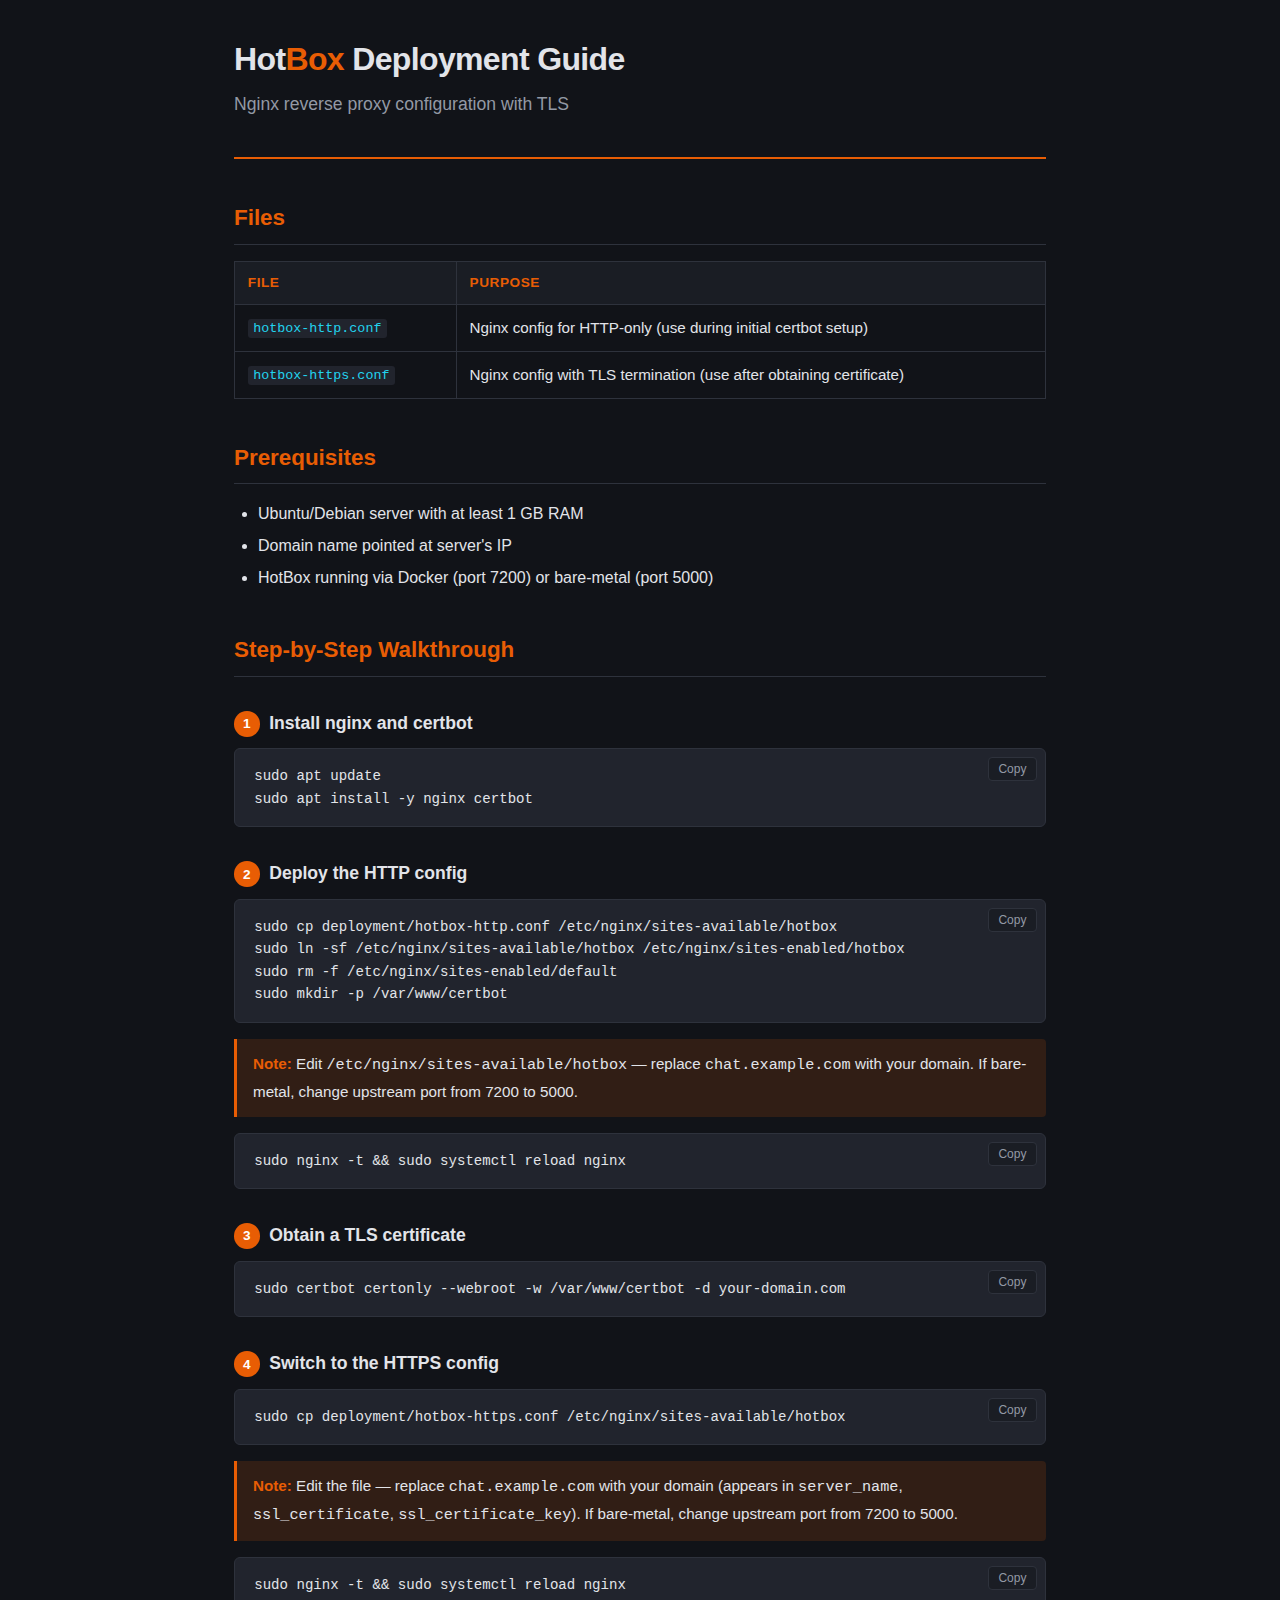
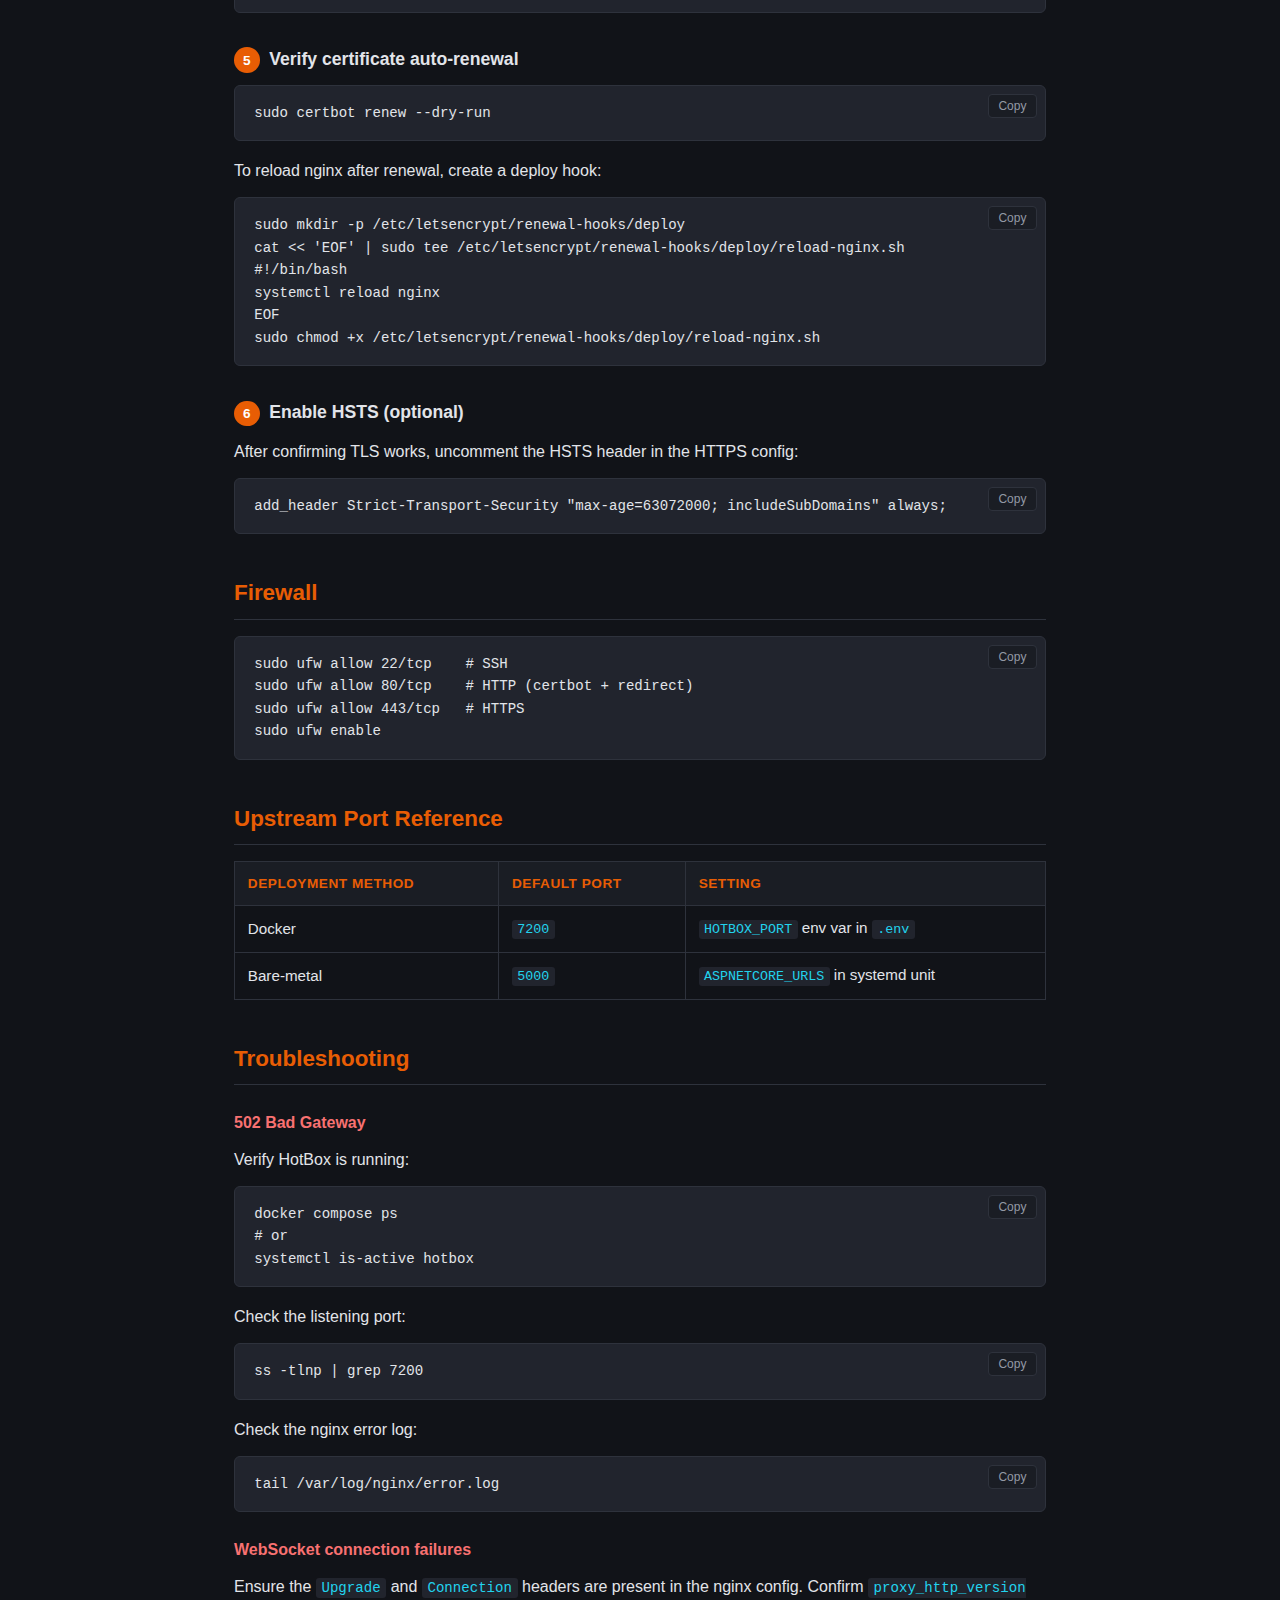
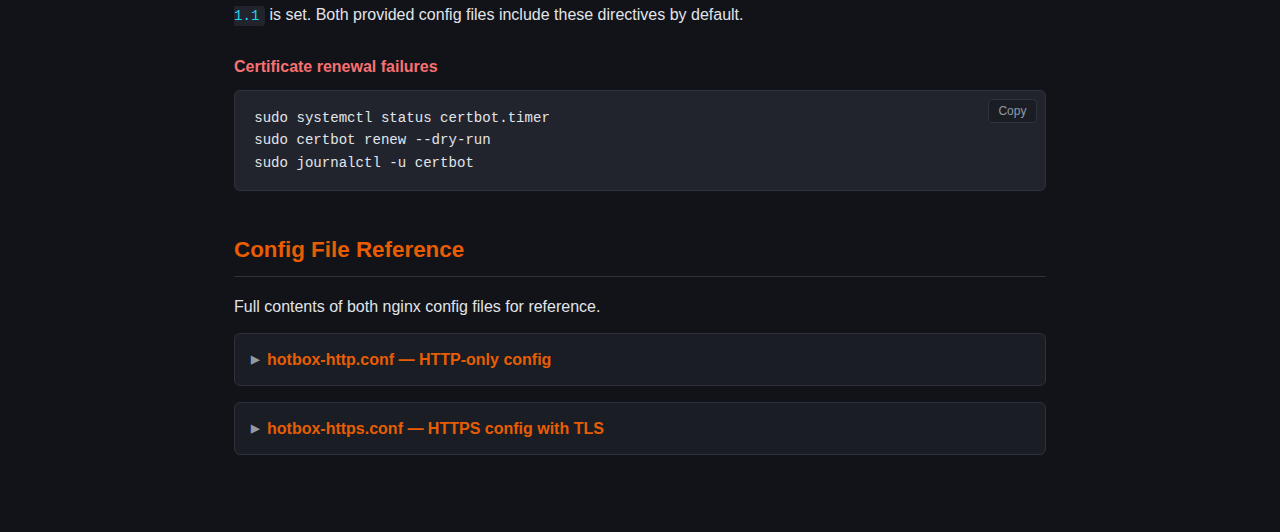
<file: deployment/index.html>
<!DOCTYPE html>
<html lang="en">
<head>
    <meta charset="UTF-8">
    <meta name="viewport" content="width=device-width, initial-scale=1.0">
    <title>HotBox Deployment Guide</title>
    <style>
        :root {
            --accent: #e85d04;
            --accent-dim: rgba(232, 93, 4, 0.15);
            --bg: #111318;
            --bg-surface: #1a1d24;
            --bg-code: #21242d;
            --bg-hover: #282c36;
            --text: #e2e4e9;
            --text-dim: #9399a5;
            --border: #2e323c;
            --green: #4ade80;
            --blue: #60a5fa;
            --purple: #c084fc;
            --yellow: #fbbf24;
            --cyan: #22d3ee;
            --red: #f87171;
            --font-body: -apple-system, BlinkMacSystemFont, "Segoe UI", Roboto, "Helvetica Neue", Arial, sans-serif;
            --font-mono: "SFMono-Regular", Consolas, "Liberation Mono", Menlo, Courier, monospace;
        }

        *, *::before, *::after { box-sizing: border-box; margin: 0; padding: 0; }

        body {
            font-family: var(--font-body);
            background: var(--bg);
            color: var(--text);
            line-height: 1.7;
            font-size: 16px;
        }

        .container {
            max-width: 860px;
            margin: 0 auto;
            padding: 2rem 1.5rem 4rem;
        }

        /* Header */
        header {
            border-bottom: 2px solid var(--accent);
            padding-bottom: 1.5rem;
            margin-bottom: 2.5rem;
        }

        header h1 {
            font-size: 2rem;
            font-weight: 700;
            color: var(--text);
            letter-spacing: -0.02em;
        }

        header h1 span {
            color: var(--accent);
        }

        header p {
            color: var(--text-dim);
            font-size: 1.1rem;
            margin-top: 0.25rem;
        }

        /* Headings */
        h2 {
            font-size: 1.4rem;
            font-weight: 600;
            color: var(--accent);
            margin-top: 2.5rem;
            margin-bottom: 1rem;
            padding-bottom: 0.4rem;
            border-bottom: 1px solid var(--border);
        }

        h3 {
            font-size: 1.1rem;
            font-weight: 600;
            color: var(--text);
            margin-top: 1.5rem;
            margin-bottom: 0.6rem;
        }

        p { margin-bottom: 0.8rem; }

        a {
            color: var(--accent);
            text-decoration: none;
        }
        a:hover { text-decoration: underline; }

        /* Tables */
        table {
            width: 100%;
            border-collapse: collapse;
            margin-bottom: 1.2rem;
            font-size: 0.95rem;
        }

        th, td {
            text-align: left;
            padding: 0.6rem 0.8rem;
            border: 1px solid var(--border);
        }

        th {
            background: var(--bg-surface);
            color: var(--accent);
            font-weight: 600;
            font-size: 0.85rem;
            text-transform: uppercase;
            letter-spacing: 0.04em;
        }

        td { background: var(--bg); }

        td code {
            background: var(--bg-code);
            padding: 0.15em 0.4em;
            border-radius: 3px;
            font-family: var(--font-mono);
            font-size: 0.88em;
            color: var(--cyan);
        }

        /* Code blocks */
        pre {
            position: relative;
            background: var(--bg-code);
            border: 1px solid var(--border);
            border-radius: 6px;
            padding: 1rem 1.2rem;
            margin-bottom: 1rem;
            overflow-x: auto;
            font-family: var(--font-mono);
            font-size: 0.88rem;
            line-height: 1.6;
        }

        pre code {
            font-family: inherit;
            font-size: inherit;
        }

        .copy-btn {
            position: absolute;
            top: 0.5rem;
            right: 0.5rem;
            background: var(--bg-surface);
            border: 1px solid var(--border);
            color: var(--text-dim);
            font-size: 0.75rem;
            font-family: var(--font-body);
            padding: 0.25rem 0.6rem;
            border-radius: 4px;
            cursor: pointer;
            transition: background 0.15s, color 0.15s;
        }

        .copy-btn:hover {
            background: var(--bg-hover);
            color: var(--text);
        }

        .copy-btn.copied {
            color: var(--green);
            border-color: var(--green);
        }

        /* Inline code */
        p code, li code {
            background: var(--bg-code);
            padding: 0.15em 0.4em;
            border-radius: 3px;
            font-family: var(--font-mono);
            font-size: 0.88em;
            color: var(--cyan);
        }

        /* Callout / note */
        .note {
            border-left: 3px solid var(--accent);
            background: var(--accent-dim);
            padding: 0.75rem 1rem;
            margin-bottom: 1rem;
            border-radius: 0 4px 4px 0;
            font-size: 0.95rem;
        }

        .note strong {
            color: var(--accent);
        }

        /* Lists */
        ul, ol {
            padding-left: 1.5rem;
            margin-bottom: 0.8rem;
        }

        li {
            margin-bottom: 0.3rem;
        }

        /* Step numbering */
        .step {
            counter-increment: steps;
            margin-top: 2rem;
        }

        .step h3 {
            display: flex;
            align-items: center;
            gap: 0.6rem;
        }

        .step-num {
            display: inline-flex;
            align-items: center;
            justify-content: center;
            width: 1.6rem;
            height: 1.6rem;
            background: var(--accent);
            color: #fff;
            font-size: 0.85rem;
            font-weight: 700;
            border-radius: 50%;
            flex-shrink: 0;
        }

        /* Details / collapsible */
        details {
            background: var(--bg-surface);
            border: 1px solid var(--border);
            border-radius: 6px;
            margin-bottom: 1rem;
            overflow: hidden;
        }

        details summary {
            padding: 0.75rem 1rem;
            cursor: pointer;
            font-weight: 600;
            color: var(--accent);
            list-style: none;
            display: flex;
            align-items: center;
            gap: 0.5rem;
            user-select: none;
            transition: background 0.15s;
        }

        details summary:hover {
            background: var(--bg-hover);
        }

        details summary::before {
            content: "\25B6";
            font-size: 0.7rem;
            transition: transform 0.2s;
            color: var(--text-dim);
        }

        details[open] summary::before {
            transform: rotate(90deg);
        }

        details summary::-webkit-details-marker { display: none; }

        details > pre {
            margin: 0;
            border: none;
            border-top: 1px solid var(--border);
            border-radius: 0;
        }

        /* Nginx syntax highlighting */
        .nx-comment { color: #6b7280; font-style: italic; }
        .nx-directive { color: var(--blue); }
        .nx-value { color: var(--green); }
        .nx-variable { color: var(--yellow); }
        .nx-block { color: var(--purple); }
        .nx-number { color: var(--yellow); }
        .nx-string { color: var(--green); }
        .nx-semicolon { color: var(--text-dim); }

        /* Troubleshooting */
        .ts-item {
            margin-bottom: 1.2rem;
        }

        .ts-item h3 {
            color: var(--red);
            font-size: 1rem;
        }

        /* Responsive */
        @media (max-width: 640px) {
            .container { padding: 1.25rem 1rem 3rem; }
            header h1 { font-size: 1.5rem; }
            pre { font-size: 0.82rem; padding: 0.75rem; }
            table { font-size: 0.88rem; }
            th, td { padding: 0.4rem 0.5rem; }
        }
    </style>
</head>
<body>
    <div class="container">
        <header>
            <h1>Hot<span>Box</span> Deployment Guide</h1>
            <p>Nginx reverse proxy configuration with TLS</p>
        </header>

        <!-- FILES -->
        <h2>Files</h2>
        <table>
            <thead>
                <tr><th>File</th><th>Purpose</th></tr>
            </thead>
            <tbody>
                <tr>
                    <td><code>hotbox-http.conf</code></td>
                    <td>Nginx config for HTTP-only (use during initial certbot setup)</td>
                </tr>
                <tr>
                    <td><code>hotbox-https.conf</code></td>
                    <td>Nginx config with TLS termination (use after obtaining certificate)</td>
                </tr>
            </tbody>
        </table>

        <!-- PREREQUISITES -->
        <h2>Prerequisites</h2>
        <ul>
            <li>Ubuntu/Debian server with at least 1 GB RAM</li>
            <li>Domain name pointed at server's IP</li>
            <li>HotBox running via Docker (port 7200) or bare-metal (port 5000)</li>
        </ul>

        <!-- WALKTHROUGH -->
        <h2>Step-by-Step Walkthrough</h2>

        <div class="step">
            <h3><span class="step-num">1</span> Install nginx and certbot</h3>
            <pre><code>sudo apt update
sudo apt install -y nginx certbot</code></pre>
        </div>

        <div class="step">
            <h3><span class="step-num">2</span> Deploy the HTTP config</h3>
            <pre><code>sudo cp deployment/hotbox-http.conf /etc/nginx/sites-available/hotbox
sudo ln -sf /etc/nginx/sites-available/hotbox /etc/nginx/sites-enabled/hotbox
sudo rm -f /etc/nginx/sites-enabled/default
sudo mkdir -p /var/www/certbot</code></pre>
            <div class="note">
                <strong>Note:</strong> Edit <code>/etc/nginx/sites-available/hotbox</code> &mdash; replace <code>chat.example.com</code> with your domain. If bare-metal, change upstream port from 7200 to 5000.
            </div>
            <pre><code>sudo nginx -t && sudo systemctl reload nginx</code></pre>
        </div>

        <div class="step">
            <h3><span class="step-num">3</span> Obtain a TLS certificate</h3>
            <pre><code>sudo certbot certonly --webroot -w /var/www/certbot -d your-domain.com</code></pre>
        </div>

        <div class="step">
            <h3><span class="step-num">4</span> Switch to the HTTPS config</h3>
            <pre><code>sudo cp deployment/hotbox-https.conf /etc/nginx/sites-available/hotbox</code></pre>
            <div class="note">
                <strong>Note:</strong> Edit the file &mdash; replace <code>chat.example.com</code> with your domain (appears in <code>server_name</code>, <code>ssl_certificate</code>, <code>ssl_certificate_key</code>). If bare-metal, change upstream port from 7200 to 5000.
            </div>
            <pre><code>sudo nginx -t && sudo systemctl reload nginx</code></pre>
        </div>

        <div class="step">
            <h3><span class="step-num">5</span> Verify certificate auto-renewal</h3>
            <pre><code>sudo certbot renew --dry-run</code></pre>
            <p>To reload nginx after renewal, create a deploy hook:</p>
            <pre><code>sudo mkdir -p /etc/letsencrypt/renewal-hooks/deploy
cat &lt;&lt; 'EOF' | sudo tee /etc/letsencrypt/renewal-hooks/deploy/reload-nginx.sh
#!/bin/bash
systemctl reload nginx
EOF
sudo chmod +x /etc/letsencrypt/renewal-hooks/deploy/reload-nginx.sh</code></pre>
        </div>

        <div class="step">
            <h3><span class="step-num">6</span> Enable HSTS (optional)</h3>
            <p>After confirming TLS works, uncomment the HSTS header in the HTTPS config:</p>
            <pre><code>add_header Strict-Transport-Security "max-age=63072000; includeSubDomains" always;</code></pre>
        </div>

        <!-- FIREWALL -->
        <h2>Firewall</h2>
        <pre><code>sudo ufw allow 22/tcp    # SSH
sudo ufw allow 80/tcp    # HTTP (certbot + redirect)
sudo ufw allow 443/tcp   # HTTPS
sudo ufw enable</code></pre>

        <!-- UPSTREAM PORT REFERENCE -->
        <h2>Upstream Port Reference</h2>
        <table>
            <thead>
                <tr><th>Deployment Method</th><th>Default Port</th><th>Setting</th></tr>
            </thead>
            <tbody>
                <tr>
                    <td>Docker</td>
                    <td><code>7200</code></td>
                    <td><code>HOTBOX_PORT</code> env var in <code>.env</code></td>
                </tr>
                <tr>
                    <td>Bare-metal</td>
                    <td><code>5000</code></td>
                    <td><code>ASPNETCORE_URLS</code> in systemd unit</td>
                </tr>
            </tbody>
        </table>

        <!-- TROUBLESHOOTING -->
        <h2>Troubleshooting</h2>

        <div class="ts-item">
            <h3>502 Bad Gateway</h3>
            <p>Verify HotBox is running:</p>
            <pre><code>docker compose ps
# or
systemctl is-active hotbox</code></pre>
            <p>Check the listening port:</p>
            <pre><code>ss -tlnp | grep 7200</code></pre>
            <p>Check the nginx error log:</p>
            <pre><code>tail /var/log/nginx/error.log</code></pre>
        </div>

        <div class="ts-item">
            <h3>WebSocket connection failures</h3>
            <p>Ensure the <code>Upgrade</code> and <code>Connection</code> headers are present in the nginx config. Confirm <code>proxy_http_version 1.1</code> is set. Both provided config files include these directives by default.</p>
        </div>

        <div class="ts-item">
            <h3>Certificate renewal failures</h3>
            <pre><code>sudo systemctl status certbot.timer
sudo certbot renew --dry-run
sudo journalctl -u certbot</code></pre>
        </div>

        <!-- CONFIG VIEWER -->
        <h2>Config File Reference</h2>
        <p>Full contents of both nginx config files for reference.</p>

        <details id="http-config">
            <summary>hotbox-http.conf &mdash; HTTP-only config</summary>
            <pre><code><span class="nx-comment"># HotBox — HTTP-only nginx config</span>
<span class="nx-directive">upstream</span> <span class="nx-block">hotbox_backend</span> {
    <span class="nx-directive">server</span> <span class="nx-value">localhost</span>:<span class="nx-number">7200</span><span class="nx-semicolon">;</span>
}

<span class="nx-directive">server</span> {
    <span class="nx-directive">listen</span> <span class="nx-number">80</span><span class="nx-semicolon">;</span>
    <span class="nx-directive">listen</span> [::]:<span class="nx-number">80</span><span class="nx-semicolon">;</span>
    <span class="nx-directive">server_name</span> <span class="nx-value">chat.example.com</span><span class="nx-semicolon">;</span>

    <span class="nx-directive">location</span> <span class="nx-value">/.well-known/acme-challenge/</span> {
        <span class="nx-directive">root</span> <span class="nx-value">/var/www/certbot</span><span class="nx-semicolon">;</span>
    }

    <span class="nx-directive">location</span> <span class="nx-value">/</span> {
        <span class="nx-directive">proxy_pass</span> <span class="nx-value">http://hotbox_backend</span><span class="nx-semicolon">;</span>
        <span class="nx-directive">proxy_http_version</span> <span class="nx-number">1.1</span><span class="nx-semicolon">;</span>
        <span class="nx-directive">proxy_set_header</span> <span class="nx-value">Upgrade</span> <span class="nx-variable">$http_upgrade</span><span class="nx-semicolon">;</span>
        <span class="nx-directive">proxy_set_header</span> <span class="nx-value">Connection</span> <span class="nx-string">"upgrade"</span><span class="nx-semicolon">;</span>
        <span class="nx-directive">proxy_set_header</span> <span class="nx-value">Host</span> <span class="nx-variable">$host</span><span class="nx-semicolon">;</span>
        <span class="nx-directive">proxy_set_header</span> <span class="nx-value">X-Real-IP</span> <span class="nx-variable">$remote_addr</span><span class="nx-semicolon">;</span>
        <span class="nx-directive">proxy_set_header</span> <span class="nx-value">X-Forwarded-For</span> <span class="nx-variable">$proxy_add_x_forwarded_for</span><span class="nx-semicolon">;</span>
        <span class="nx-directive">proxy_set_header</span> <span class="nx-value">X-Forwarded-Proto</span> <span class="nx-variable">$scheme</span><span class="nx-semicolon">;</span>
        <span class="nx-directive">proxy_read_timeout</span> <span class="nx-number">86400s</span><span class="nx-semicolon">;</span>
        <span class="nx-directive">proxy_send_timeout</span> <span class="nx-number">86400s</span><span class="nx-semicolon">;</span>
    }
}</code></pre>
        </details>

        <details id="https-config">
            <summary>hotbox-https.conf &mdash; HTTPS config with TLS</summary>
            <pre><code><span class="nx-comment"># HotBox — HTTPS nginx config</span>
<span class="nx-directive">upstream</span> <span class="nx-block">hotbox_backend</span> {
    <span class="nx-directive">server</span> <span class="nx-value">localhost</span>:<span class="nx-number">7200</span><span class="nx-semicolon">;</span>
}

<span class="nx-directive">server</span> {
    <span class="nx-directive">listen</span> <span class="nx-number">443</span> <span class="nx-value">ssl http2</span><span class="nx-semicolon">;</span>
    <span class="nx-directive">listen</span> [::]:<span class="nx-number">443</span> <span class="nx-value">ssl http2</span><span class="nx-semicolon">;</span>
    <span class="nx-directive">server_name</span> <span class="nx-value">chat.example.com</span><span class="nx-semicolon">;</span>

    <span class="nx-directive">ssl_certificate</span>     <span class="nx-value">/etc/letsencrypt/live/chat.example.com/fullchain.pem</span><span class="nx-semicolon">;</span>
    <span class="nx-directive">ssl_certificate_key</span> <span class="nx-value">/etc/letsencrypt/live/chat.example.com/privkey.pem</span><span class="nx-semicolon">;</span>

    <span class="nx-directive">ssl_protocols</span> <span class="nx-value">TLSv1.2 TLSv1.3</span><span class="nx-semicolon">;</span>
    <span class="nx-directive">ssl_ciphers</span> <span class="nx-value">ECDHE-ECDSA-AES128-GCM-SHA256:ECDHE-RSA-AES128-GCM-SHA256:ECDHE-ECDSA-AES256-GCM-SHA384:ECDHE-RSA-AES256-GCM-SHA384:ECDHE-ECDSA-CHACHA20-POLY1305:ECDHE-RSA-CHACHA20-POLY1305:DHE-RSA-AES128-GCM-SHA256:DHE-RSA-AES256-GCM-SHA384</span><span class="nx-semicolon">;</span>
    <span class="nx-directive">ssl_prefer_server_ciphers</span> <span class="nx-value">off</span><span class="nx-semicolon">;</span>

    <span class="nx-directive">ssl_stapling</span> <span class="nx-value">on</span><span class="nx-semicolon">;</span>
    <span class="nx-directive">ssl_stapling_verify</span> <span class="nx-value">on</span><span class="nx-semicolon">;</span>
    <span class="nx-directive">resolver</span> <span class="nx-number">1.1.1.1</span> <span class="nx-number">8.8.8.8</span> <span class="nx-value">valid=300s</span><span class="nx-semicolon">;</span>
    <span class="nx-directive">resolver_timeout</span> <span class="nx-number">5s</span><span class="nx-semicolon">;</span>

    <span class="nx-directive">add_header</span> <span class="nx-value">X-Frame-Options</span> <span class="nx-string">DENY</span> <span class="nx-value">always</span><span class="nx-semicolon">;</span>
    <span class="nx-directive">add_header</span> <span class="nx-value">X-Content-Type-Options</span> <span class="nx-string">nosniff</span> <span class="nx-value">always</span><span class="nx-semicolon">;</span>
    <span class="nx-directive">add_header</span> <span class="nx-value">Referrer-Policy</span> <span class="nx-string">strict-origin-when-cross-origin</span> <span class="nx-value">always</span><span class="nx-semicolon">;</span>
    <span class="nx-comment"># add_header Strict-Transport-Security "max-age=63072000; includeSubDomains" always;</span>

    <span class="nx-directive">location</span> <span class="nx-value">/</span> {
        <span class="nx-directive">proxy_pass</span> <span class="nx-value">http://hotbox_backend</span><span class="nx-semicolon">;</span>
        <span class="nx-directive">proxy_http_version</span> <span class="nx-number">1.1</span><span class="nx-semicolon">;</span>
        <span class="nx-directive">proxy_set_header</span> <span class="nx-value">Upgrade</span> <span class="nx-variable">$http_upgrade</span><span class="nx-semicolon">;</span>
        <span class="nx-directive">proxy_set_header</span> <span class="nx-value">Connection</span> <span class="nx-string">"upgrade"</span><span class="nx-semicolon">;</span>
        <span class="nx-directive">proxy_set_header</span> <span class="nx-value">Host</span> <span class="nx-variable">$host</span><span class="nx-semicolon">;</span>
        <span class="nx-directive">proxy_set_header</span> <span class="nx-value">X-Real-IP</span> <span class="nx-variable">$remote_addr</span><span class="nx-semicolon">;</span>
        <span class="nx-directive">proxy_set_header</span> <span class="nx-value">X-Forwarded-For</span> <span class="nx-variable">$proxy_add_x_forwarded_for</span><span class="nx-semicolon">;</span>
        <span class="nx-directive">proxy_set_header</span> <span class="nx-value">X-Forwarded-Proto</span> <span class="nx-value">https</span><span class="nx-semicolon">;</span>
        <span class="nx-directive">proxy_read_timeout</span> <span class="nx-number">86400s</span><span class="nx-semicolon">;</span>
        <span class="nx-directive">proxy_send_timeout</span> <span class="nx-number">86400s</span><span class="nx-semicolon">;</span>
    }
}

<span class="nx-directive">server</span> {
    <span class="nx-directive">listen</span> <span class="nx-number">80</span><span class="nx-semicolon">;</span>
    <span class="nx-directive">listen</span> [::]:<span class="nx-number">80</span><span class="nx-semicolon">;</span>
    <span class="nx-directive">server_name</span> <span class="nx-value">chat.example.com</span><span class="nx-semicolon">;</span>

    <span class="nx-directive">location</span> <span class="nx-value">/.well-known/acme-challenge/</span> {
        <span class="nx-directive">root</span> <span class="nx-value">/var/www/certbot</span><span class="nx-semicolon">;</span>
    }

    <span class="nx-directive">location</span> <span class="nx-value">/</span> {
        <span class="nx-directive">return</span> <span class="nx-number">301</span> <span class="nx-value">https://</span><span class="nx-variable">$server_name</span><span class="nx-variable">$request_uri</span><span class="nx-semicolon">;</span>
    }
}</code></pre>
        </details>
    </div>

    <script>
        // Copy button for all code blocks
        document.querySelectorAll('pre').forEach(function (block) {
            var btn = document.createElement('button');
            btn.className = 'copy-btn';
            btn.textContent = 'Copy';
            btn.setAttribute('aria-label', 'Copy code to clipboard');
            btn.addEventListener('click', function () {
                var code = block.querySelector('code');
                var text = code ? code.textContent : block.textContent;
                navigator.clipboard.writeText(text).then(function () {
                    btn.textContent = 'Copied';
                    btn.classList.add('copied');
                    setTimeout(function () {
                        btn.textContent = 'Copy';
                        btn.classList.remove('copied');
                    }, 2000);
                });
            });
            block.appendChild(btn);
        });
    </script>
</body>
</html>
</file>
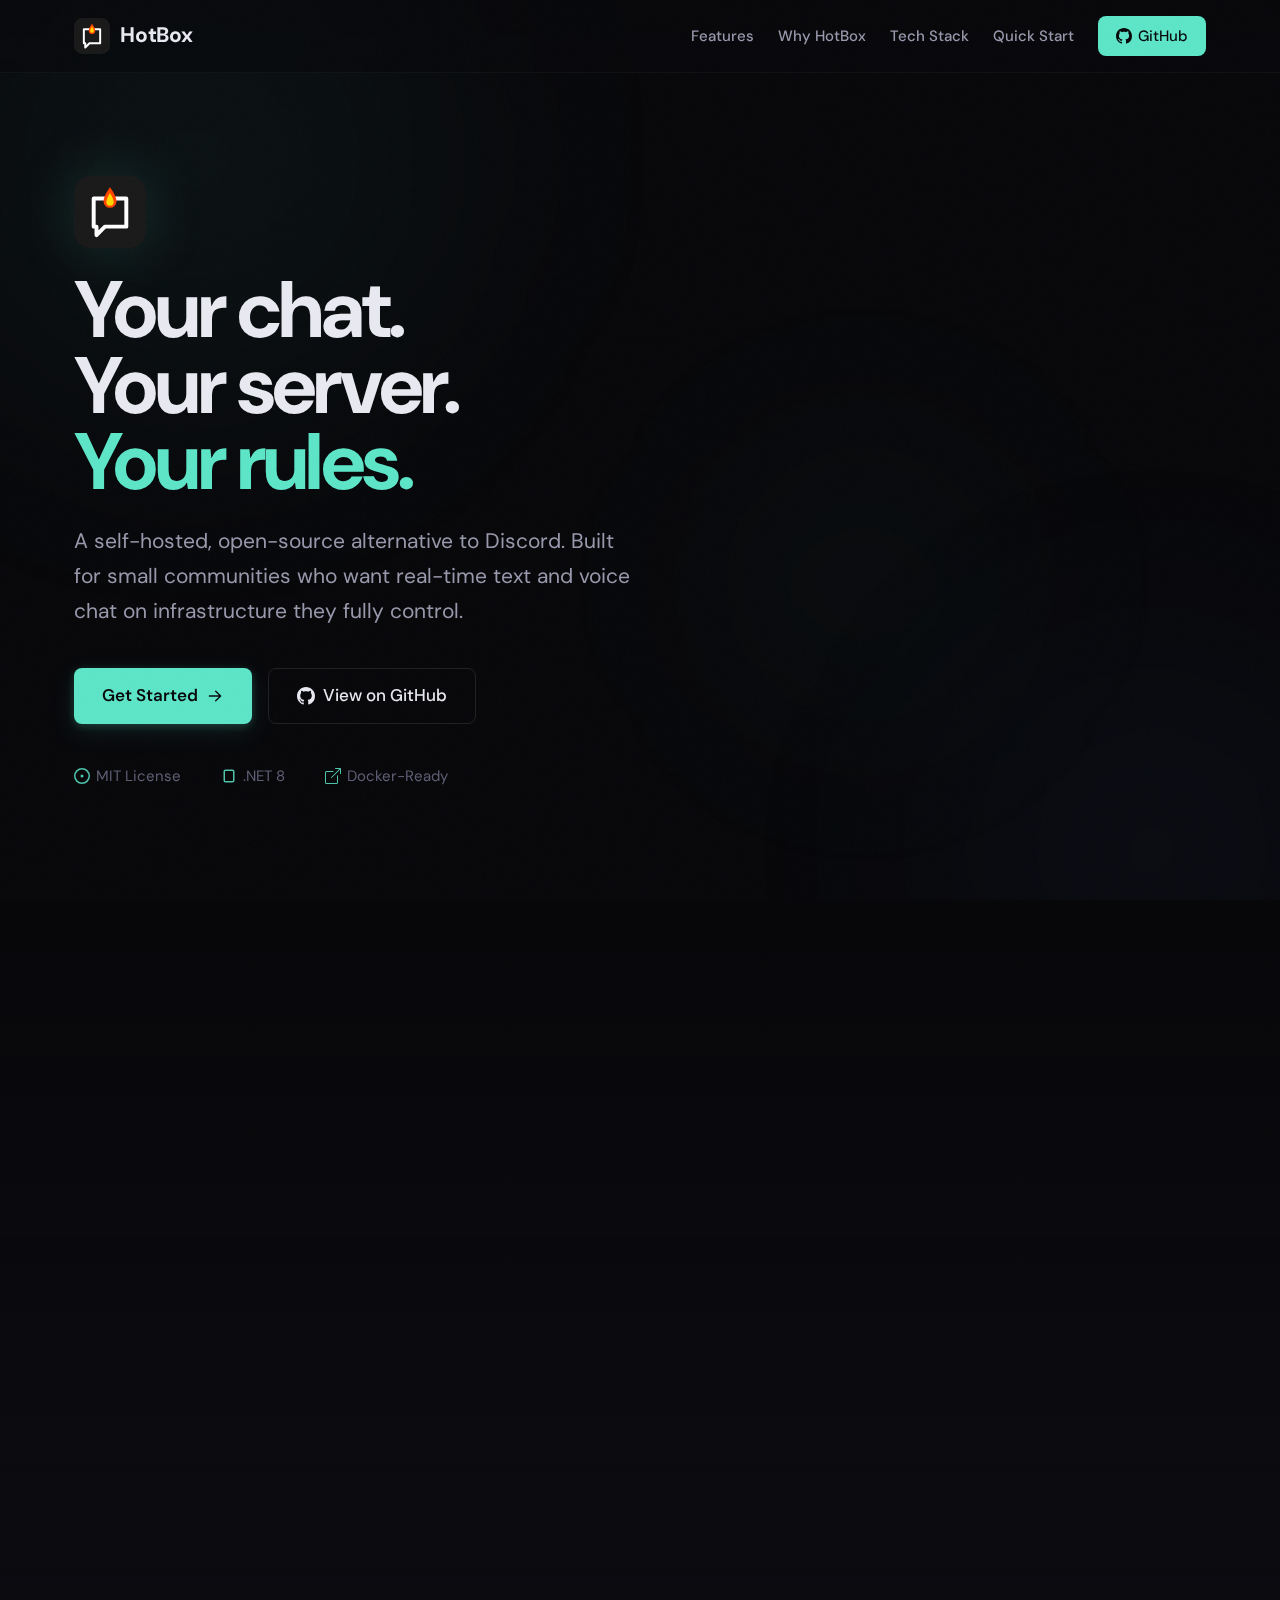
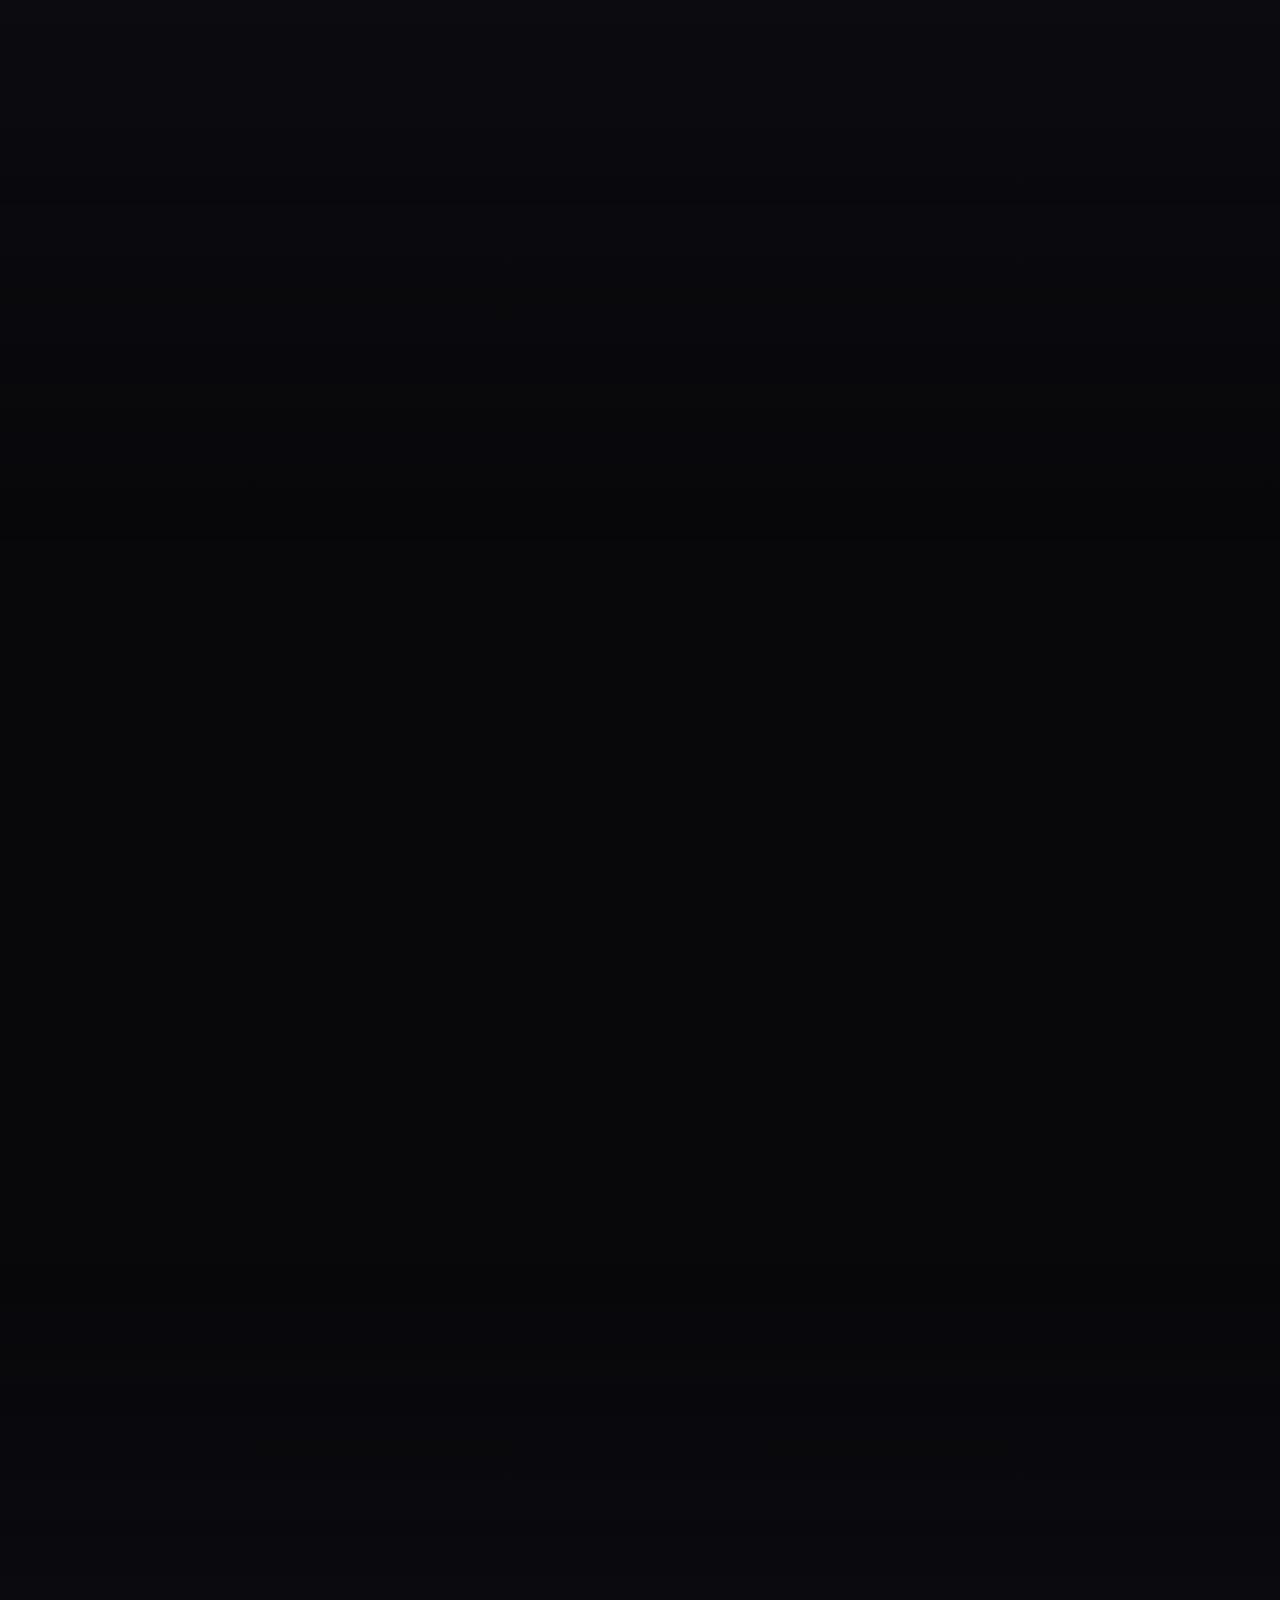
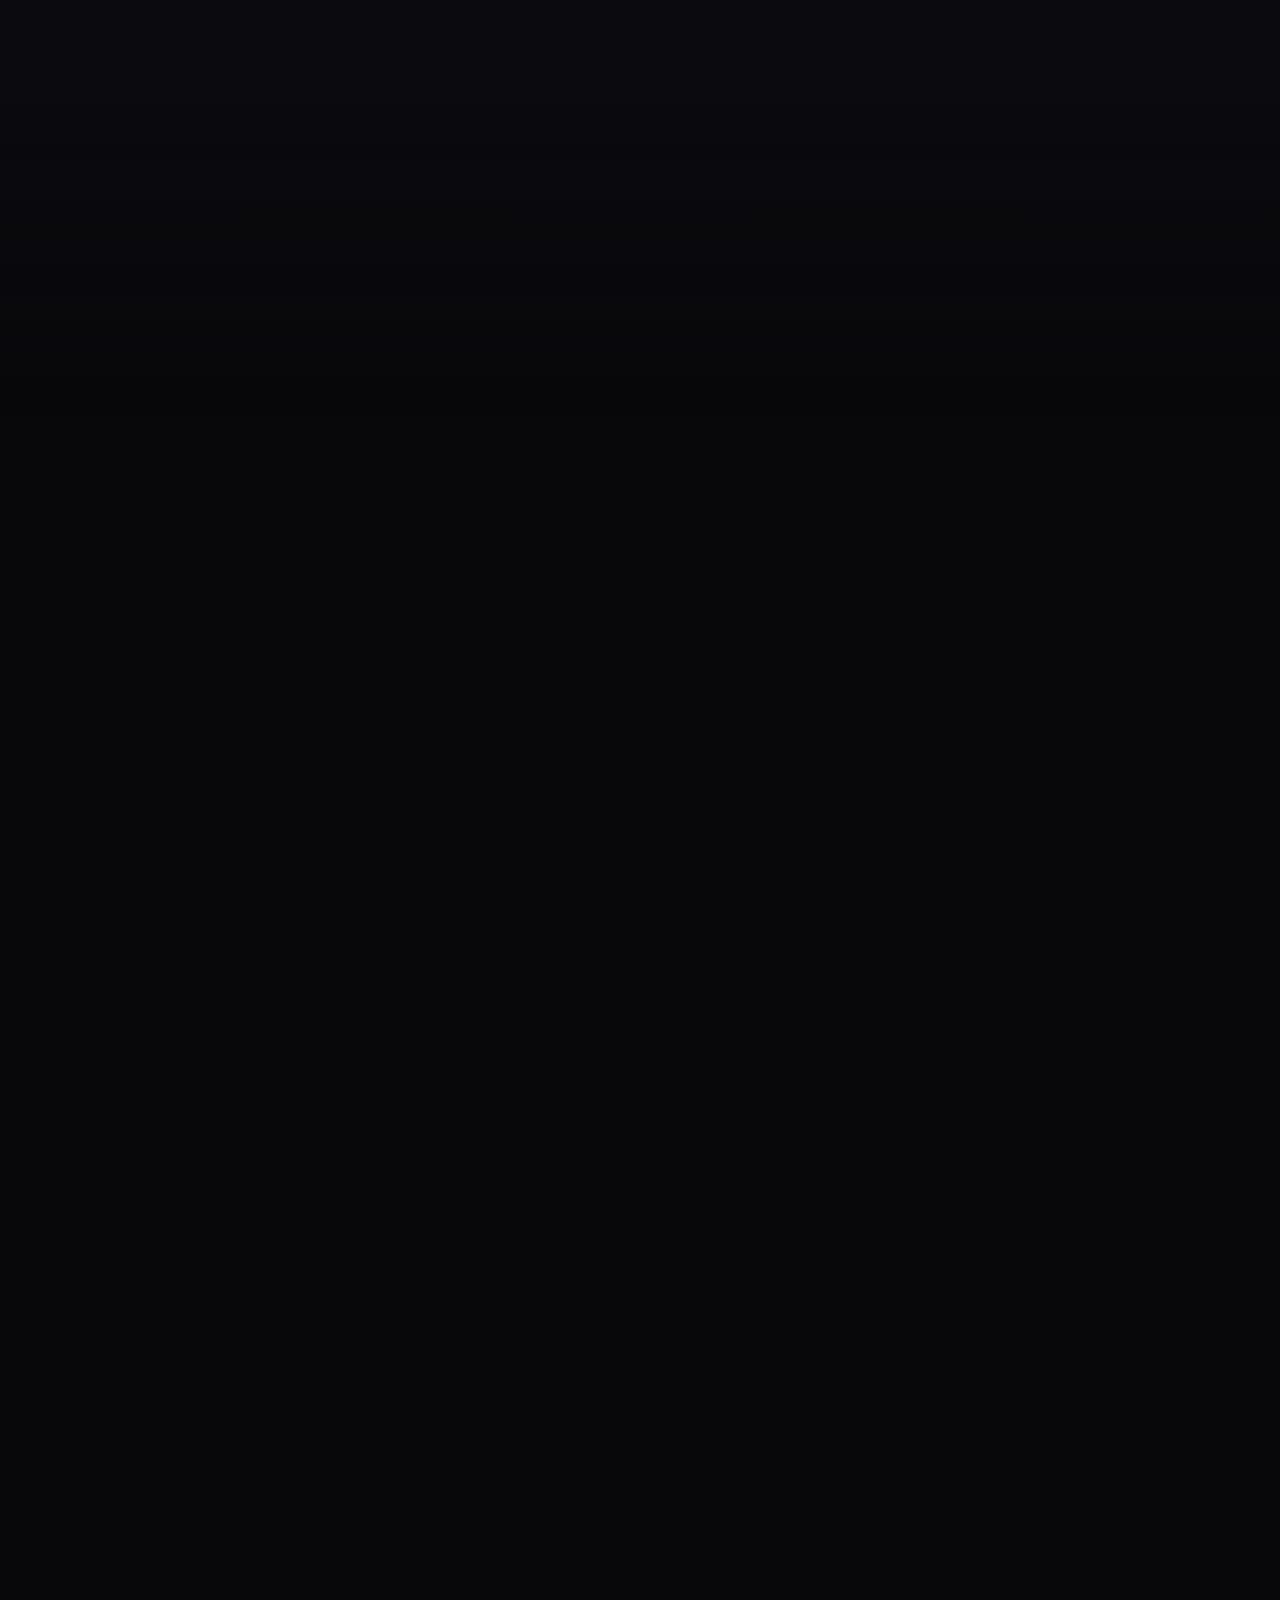
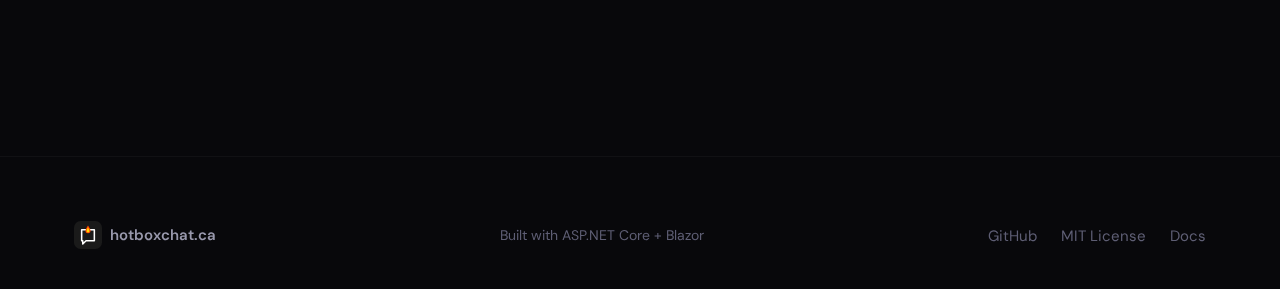
<file: promo/index.html>
<!DOCTYPE html>
<html lang="en">
<head>
  <meta charset="utf-8">
  <meta name="viewport" content="width=device-width, initial-scale=1.0">
  <title>HotBox — Self-Hosted Chat for Your Community</title>
  <meta name="description" content="HotBox is a self-hosted, open-source alternative to Discord. Text channels, voice chat, direct messages — all on your own server.">

  <!-- Open Graph -->
  <meta property="og:title" content="HotBox — Your Chat. Your Server. Your Rules.">
  <meta property="og:description" content="A self-hosted, open-source alternative to Discord. Text channels, voice chat, direct messages — all on your own server.">
  <meta property="og:type" content="website">
  <meta property="og:url" content="https://hotboxchat.ca">
  <meta property="og:site_name" content="HotBox">

  <!-- Twitter -->
  <meta name="twitter:card" content="summary_large_image">
  <meta name="twitter:title" content="HotBox — Your Chat. Your Server. Your Rules.">
  <meta name="twitter:description" content="Self-hosted, open-source chat with text channels, voice rooms, and direct messages.">

  <link rel="icon" type="image/svg+xml" href="data:image/svg+xml,%3Csvg xmlns='http://www.w3.org/2000/svg' viewBox='0 0 512 512'%3E%3Crect width='512' height='512' rx='120' fill='%231A1A1A'/%3E%3Cpath d='M140 160H372V360H220L160 420V360H140Z' fill='none' stroke='%23FFF' stroke-width='28' stroke-linejoin='round'/%3E%3Cpath d='M256 80C256 80 210 140 210 180A46 46 0 00302 180C302 140 256 80 256 80Z' fill='%23FF4500'/%3E%3Cpath d='M256 120C256 120 230 160 230 185A26 26 0 00282 185C282 160 256 120 256 120Z' fill='%23FFD700'/%3E%3C/svg%3E">

  <link rel="preconnect" href="https://fonts.googleapis.com">
  <link rel="preconnect" href="https://fonts.gstatic.com" crossorigin>
  <link href="https://fonts.googleapis.com/css2?family=DM+Sans:ital,opsz,wght@0,9..40,300;0,9..40,400;0,9..40,500;0,9..40,600;0,9..40,700;1,9..40,400&family=JetBrains+Mono:wght@400;500&display=swap" rel="stylesheet">

  <style>
    /* ============================================
       DESIGN TOKENS
       ============================================ */
    :root {
      /* Backgrounds — cool slate with blue undertone */
      --bg-void: #08080b;
      --bg-deepest: #0b0b10;
      --bg-deep: #0f0f16;
      --bg-base: #13131c;
      --bg-raised: #191924;
      --bg-surface: #1f1f2c;
      --bg-hover: #262635;
      --bg-active: #2e2e3f;

      /* Text hierarchy */
      --text-primary: #e8e8f0;
      --text-secondary: #9898ac;
      --text-muted: #5e5e74;
      --text-faint: #3a3a4e;

      /* Accent — mint/teal */
      --accent: #5de4c7;
      --accent-bright: #7aecd5;
      --accent-soft: #4dc4ab;
      --accent-dim: rgba(93, 228, 199, 0.15);
      --accent-wash: rgba(93, 228, 199, 0.08);
      --accent-ghost: rgba(93, 228, 199, 0.04);

      /* Semantic */
      --danger: #d45555;
      --warning: #d4a843;
      --success: #5ec269;
      --info: #5586d4;

      /* Borders */
      --border-subtle: rgba(255, 255, 255, 0.04);
      --border-light: rgba(255, 255, 255, 0.07);
      --border-medium: rgba(255, 255, 255, 0.10);
      --border-accent: rgba(93, 228, 199, 0.25);

      /* Radius */
      --r-sm: 5px;
      --r-md: 8px;
      --r-lg: 12px;
      --r-xl: 16px;
      --r-pill: 9999px;

      /* Shadows */
      --shadow-sm: 0 1px 2px rgba(0,0,0,0.2), 0 1px 3px rgba(0,0,0,0.3);
      --shadow-md: 0 1px 1px rgba(0,0,0,0.15), 0 2px 2px rgba(0,0,0,0.15), 0 4px 4px rgba(0,0,0,0.15), 0 8px 8px rgba(0,0,0,0.15);
      --shadow-lg: 0 1px 1px rgba(0,0,0,0.1), 0 2px 2px rgba(0,0,0,0.1), 0 4px 4px rgba(0,0,0,0.1), 0 8px 8px rgba(0,0,0,0.1), 0 16px 16px rgba(0,0,0,0.1);
      --shadow-xl: 0 2px 2px rgba(0,0,0,0.08), 0 4px 4px rgba(0,0,0,0.08), 0 8px 8px rgba(0,0,0,0.08), 0 16px 16px rgba(0,0,0,0.08), 0 32px 32px rgba(0,0,0,0.08);

      /* Easing */
      --ease-out-expo: cubic-bezier(0.23, 1, 0.32, 1);
      --ease-out-quart: cubic-bezier(0.25, 1, 0.5, 1);
      --ease-out-back: cubic-bezier(0.34, 1.56, 0.64, 1);

      /* Typography */
      --font-body: 'DM Sans', -apple-system, BlinkMacSystemFont, sans-serif;
      --font-mono: 'JetBrains Mono', 'Consolas', monospace;

      /* Fluid type scale */
      --text-xs:   clamp(0.75rem,  0.7rem  + 0.25vw, 0.875rem);
      --text-sm:   clamp(0.8125rem, 0.78rem + 0.3vw, 0.9375rem);
      --text-base: clamp(0.9375rem, 0.88rem + 0.35vw, 1.0625rem);
      --text-lg:   clamp(1.0625rem, 0.95rem + 0.5vw, 1.3125rem);
      --text-xl:   clamp(1.25rem, 1rem + 1.1vw, 1.875rem);
      --text-2xl:  clamp(1.5rem, 1.1rem + 1.8vw, 2.5rem);
      --text-3xl:  clamp(2rem, 1.4rem + 2.8vw, 3.5rem);
      --text-hero: clamp(2.5rem, 1.5rem + 5vw, 5rem);

      /* Spacing scale */
      --space-xs: 0.5rem;
      --space-sm: 0.75rem;
      --space-md: 1rem;
      --space-lg: 1.5rem;
      --space-xl: 2.5rem;
      --space-2xl: 4rem;
      --space-3xl: 6rem;
      --space-4xl: 10rem;
    }

    /* ============================================
       RESET & BASE
       ============================================ */
    *, *::before, *::after {
      box-sizing: border-box;
      margin: 0;
      padding: 0;
    }

    html {
      scroll-behavior: smooth;
      -webkit-font-smoothing: antialiased;
      -moz-osx-font-smoothing: grayscale;
    }

    body {
      font-family: var(--font-body);
      font-size: var(--text-base);
      line-height: 1.6;
      color: var(--text-primary);
      background: var(--bg-void);
      overflow-x: hidden;
    }

    /* Grain overlay */
    body::after {
      content: '';
      position: fixed;
      inset: 0;
      pointer-events: none;
      z-index: 9999;
      background: url("data:image/svg+xml,%3Csvg viewBox='0 0 256 256' xmlns='http://www.w3.org/2000/svg'%3E%3Cfilter id='n'%3E%3CfeTurbulence type='fractalNoise' baseFrequency='0.85' numOctaves='4' stitchTiles='stitch'/%3E%3C/filter%3E%3Crect width='100%25' height='100%25' filter='url(%23n)' opacity='0.04'/%3E%3C/svg%3E");
      opacity: 0.5;
      mix-blend-mode: overlay;
    }

    a {
      color: var(--accent);
      text-decoration: none;
      transition: color 150ms var(--ease-out-expo);
    }

    a:hover {
      color: var(--accent-bright);
    }

    img, svg {
      display: block;
      max-width: 100%;
    }

    /* ============================================
       AMBIENT BACKGROUND
       ============================================ */
    .ambient-bg {
      position: fixed;
      inset: 0;
      z-index: -1;
      overflow: hidden;
      background: var(--bg-void);
    }

    .ambient-bg .blob {
      position: absolute;
      border-radius: 50%;
      filter: blur(100px);
      will-change: transform;
    }

    .ambient-bg .blob-1 {
      width: 60vmax;
      height: 60vmax;
      top: -25%;
      left: -15%;
      background: radial-gradient(circle, rgba(93, 228, 199, 0.07), transparent 70%);
      animation: drift-1 25s ease-in-out infinite alternate;
    }

    .ambient-bg .blob-2 {
      width: 50vmax;
      height: 50vmax;
      bottom: -30%;
      right: -15%;
      background: radial-gradient(circle, rgba(85, 134, 212, 0.06), transparent 70%);
      animation: drift-2 30s ease-in-out infinite alternate;
    }

    .ambient-bg .blob-3 {
      width: 35vmax;
      height: 35vmax;
      top: 40%;
      left: 50%;
      background: radial-gradient(circle, rgba(93, 228, 199, 0.04), transparent 70%);
      animation: drift-3 20s ease-in-out infinite alternate;
    }

    @keyframes drift-1 {
      to { transform: translate(5%, 8%) scale(1.1); }
    }
    @keyframes drift-2 {
      to { transform: translate(-8%, -5%) scale(1.05); }
    }
    @keyframes drift-3 {
      to { transform: translate(-10%, 5%) scale(0.95); }
    }

    /* ============================================
       LAYOUT
       ============================================ */
    .container {
      width: 100%;
      max-width: 1180px;
      margin: 0 auto;
      padding: 0 var(--space-lg);
    }

    section {
      padding: var(--space-3xl) 0;
    }

    /* ============================================
       SCROLL REVEAL
       ============================================ */
    .reveal {
      opacity: 0;
      transform: translateY(28px);
      transition: opacity 0.6s var(--ease-out-quart), transform 0.6s var(--ease-out-quart);
    }

    .reveal.visible {
      opacity: 1;
      transform: translateY(0);
    }

    .reveal-stagger {
      opacity: 0;
      transform: translateY(20px);
      transition: opacity 0.5s var(--ease-out-expo), transform 0.5s var(--ease-out-expo);
    }

    .reveal-stagger.visible {
      opacity: 1;
      transform: translateY(0);
    }

    /* ============================================
       NAV
       ============================================ */
    .site-nav {
      position: fixed;
      top: 0;
      left: 0;
      right: 0;
      z-index: 100;
      padding: var(--space-md) 0;
      backdrop-filter: blur(16px) saturate(160%);
      -webkit-backdrop-filter: blur(16px) saturate(160%);
      background: rgba(8, 8, 11, 0.7);
      border-bottom: 1px solid var(--border-subtle);
      transition: background 250ms;
    }

    .site-nav .container {
      display: flex;
      align-items: center;
      justify-content: space-between;
    }

    .nav-brand {
      display: flex;
      align-items: center;
      gap: 0.625rem;
      font-weight: 700;
      font-size: var(--text-lg);
      color: var(--text-primary);
      text-decoration: none;
      letter-spacing: -0.01em;
    }

    .nav-brand svg {
      width: 36px;
      height: 36px;
      flex-shrink: 0;
    }

    .nav-links {
      display: flex;
      align-items: center;
      gap: var(--space-lg);
      list-style: none;
    }

    .nav-links a {
      color: var(--text-secondary);
      font-size: var(--text-sm);
      font-weight: 500;
      text-decoration: none;
      transition: color 150ms var(--ease-out-expo);
    }

    .nav-links a:hover {
      color: var(--text-primary);
    }

    .nav-cta {
      display: inline-flex;
      align-items: center;
      gap: 0.375rem;
      padding: 0.5rem 1.125rem;
      background: var(--accent);
      color: var(--bg-void) !important;
      font-weight: 600;
      font-size: var(--text-sm);
      border-radius: var(--r-md);
      transition: background 150ms var(--ease-out-expo), transform 100ms var(--ease-out-expo);
    }

    .nav-cta:hover {
      background: var(--accent-bright);
      color: var(--bg-void) !important;
      transform: translateY(-1px);
    }

    /* ============================================
       HERO
       ============================================ */
    .hero {
      min-height: 100vh;
      display: flex;
      align-items: center;
      padding-top: var(--space-4xl);
      padding-bottom: var(--space-3xl);
      position: relative;
    }

    .hero-content {
      max-width: 720px;
    }

    .hero-logo {
      width: 72px;
      height: 72px;
      margin-bottom: var(--space-lg);
      filter: drop-shadow(0 0 30px rgba(93, 228, 199, 0.15));
    }

    .hero-tagline {
      font-size: var(--text-hero);
      font-weight: 700;
      line-height: 0.95;
      letter-spacing: -0.035em;
      color: var(--text-primary);
      margin-bottom: var(--space-lg);
    }

    .hero-tagline .accent-word {
      color: var(--accent);
    }

    .hero-description {
      font-size: var(--text-lg);
      color: var(--text-secondary);
      line-height: 1.65;
      max-width: 560px;
      margin-bottom: var(--space-xl);
    }

    .hero-actions {
      display: flex;
      gap: var(--space-md);
      flex-wrap: wrap;
    }

    .btn-primary {
      display: inline-flex;
      align-items: center;
      gap: 0.5rem;
      padding: 0.8125rem 1.75rem;
      background: var(--accent);
      color: var(--bg-void);
      font-family: var(--font-body);
      font-weight: 600;
      font-size: var(--text-base);
      border: none;
      border-radius: var(--r-md);
      cursor: pointer;
      text-decoration: none;
      transition: background 150ms var(--ease-out-expo), transform 100ms var(--ease-out-expo), box-shadow 150ms var(--ease-out-expo);
      box-shadow: 0 2px 8px rgba(93, 228, 199, 0.2), 0 8px 24px rgba(93, 228, 199, 0.1);
    }

    .btn-primary:hover {
      background: var(--accent-bright);
      color: var(--bg-void);
      transform: translateY(-2px);
      box-shadow: 0 4px 12px rgba(93, 228, 199, 0.3), 0 12px 32px rgba(93, 228, 199, 0.15);
    }

    .btn-secondary {
      display: inline-flex;
      align-items: center;
      gap: 0.5rem;
      padding: 0.8125rem 1.75rem;
      background: transparent;
      color: var(--text-primary);
      font-family: var(--font-body);
      font-weight: 500;
      font-size: var(--text-base);
      border: 1px solid var(--border-medium);
      border-radius: var(--r-md);
      cursor: pointer;
      text-decoration: none;
      transition: border-color 150ms var(--ease-out-expo), background 150ms var(--ease-out-expo), transform 100ms var(--ease-out-expo);
    }

    .btn-secondary:hover {
      border-color: var(--border-accent);
      background: var(--accent-ghost);
      color: var(--text-primary);
      transform: translateY(-2px);
    }

    .hero-meta {
      margin-top: var(--space-xl);
      display: flex;
      gap: var(--space-xl);
    }

    .hero-meta-item {
      display: flex;
      align-items: center;
      gap: 0.375rem;
      font-size: var(--text-sm);
      color: var(--text-muted);
    }

    .hero-meta-item svg {
      width: 16px;
      height: 16px;
      color: var(--accent-soft);
    }

    /* ============================================
       SECTION HEADERS
       ============================================ */
    .section-label {
      font-size: var(--text-xs);
      font-weight: 600;
      text-transform: uppercase;
      letter-spacing: 0.1em;
      color: var(--accent-soft);
      margin-bottom: var(--space-sm);
    }

    .section-title {
      font-size: var(--text-3xl);
      font-weight: 700;
      letter-spacing: -0.025em;
      line-height: 1.1;
      margin-bottom: var(--space-md);
    }

    .section-subtitle {
      font-size: var(--text-lg);
      color: var(--text-secondary);
      max-width: 560px;
      line-height: 1.6;
    }

    /* ============================================
       FEATURES
       ============================================ */
    .features {
      background: linear-gradient(180deg, transparent 0%, rgba(15, 15, 22, 0.5) 50%, transparent 100%);
    }

    .features-grid {
      display: grid;
      grid-template-columns: repeat(3, 1fr);
      gap: var(--space-lg);
      margin-top: var(--space-2xl);
    }

    .feature-card {
      position: relative;
      padding: var(--space-xl) var(--space-lg);
      background: linear-gradient(180deg, rgba(255,255,255,0.03) 0%, transparent 60%), var(--bg-raised);
      border: 1px solid var(--border-subtle);
      border-radius: var(--r-lg);
      transition: transform 200ms var(--ease-out-expo), border-color 200ms var(--ease-out-expo), box-shadow 200ms var(--ease-out-expo);
    }

    .feature-card:hover {
      transform: translateY(-3px);
      border-color: var(--border-light);
      box-shadow: var(--shadow-lg);
    }

    .feature-icon {
      width: 44px;
      height: 44px;
      display: flex;
      align-items: center;
      justify-content: center;
      background: var(--accent-dim);
      border-radius: var(--r-md);
      margin-bottom: var(--space-md);
      color: var(--accent);
    }

    .feature-icon svg {
      width: 22px;
      height: 22px;
    }

    .feature-title {
      font-size: var(--text-base);
      font-weight: 600;
      margin-bottom: 0.375rem;
      letter-spacing: -0.01em;
    }

    .feature-desc {
      font-size: var(--text-sm);
      color: var(--text-secondary);
      line-height: 1.55;
    }

    /* ============================================
       WHY HOTBOX
       ============================================ */
    .why-section {
      position: relative;
    }

    .why-grid {
      display: grid;
      grid-template-columns: repeat(5, 1fr);
      gap: var(--space-md);
      margin-top: var(--space-2xl);
    }

    .why-card {
      padding: var(--space-xl) var(--space-lg);
      background: var(--bg-deepest);
      border: 1px solid var(--border-subtle);
      border-radius: var(--r-lg);
      text-align: center;
      transition: border-color 200ms var(--ease-out-expo), background 200ms var(--ease-out-expo);
    }

    .why-card:hover {
      border-color: var(--border-light);
      background: var(--bg-deep);
    }

    .why-icon {
      width: 48px;
      height: 48px;
      margin: 0 auto var(--space-md);
      display: flex;
      align-items: center;
      justify-content: center;
      color: var(--accent);
    }

    .why-icon svg {
      width: 28px;
      height: 28px;
    }

    .why-title {
      font-size: var(--text-sm);
      font-weight: 600;
      margin-bottom: 0.375rem;
    }

    .why-desc {
      font-size: var(--text-xs);
      color: var(--text-secondary);
      line-height: 1.55;
    }

    /* ============================================
       TECH STACK
       ============================================ */
    .tech-section {
      background: linear-gradient(180deg, transparent 0%, rgba(15, 15, 22, 0.4) 50%, transparent 100%);
    }

    .tech-layout {
      display: grid;
      grid-template-columns: 1fr 1fr;
      gap: var(--space-2xl);
      align-items: center;
      margin-top: var(--space-2xl);
    }

    .tech-description {
      font-size: var(--text-base);
      color: var(--text-secondary);
      line-height: 1.7;
      margin-bottom: var(--space-lg);
    }

    .tech-badges {
      display: flex;
      flex-wrap: wrap;
      gap: 0.625rem;
    }

    .tech-badge {
      display: inline-flex;
      align-items: center;
      gap: 0.375rem;
      padding: 0.4375rem 0.875rem;
      background: var(--bg-surface);
      border: 1px solid var(--border-subtle);
      border-radius: var(--r-pill);
      font-size: var(--text-xs);
      font-weight: 500;
      color: var(--text-secondary);
      transition: border-color 150ms, color 150ms;
    }

    .tech-badge:hover {
      border-color: var(--border-light);
      color: var(--text-primary);
    }

    .tech-badge .dot {
      width: 7px;
      height: 7px;
      border-radius: 50%;
      flex-shrink: 0;
    }

    .arch-diagram {
      position: relative;
      padding: var(--space-xl);
      background: var(--bg-base);
      border: 1px solid var(--border-subtle);
      border-radius: var(--r-lg);
      font-family: var(--font-mono);
      font-size: var(--text-xs);
    }

    .arch-layer {
      padding: var(--space-md) var(--space-lg);
      border: 1px solid var(--border-light);
      border-radius: var(--r-md);
      margin-bottom: var(--space-sm);
      text-align: center;
      transition: border-color 200ms;
    }

    .arch-layer:last-child {
      margin-bottom: 0;
    }

    .arch-layer-name {
      font-weight: 500;
      color: var(--accent);
      margin-bottom: 0.25rem;
    }

    .arch-layer-tech {
      color: var(--text-muted);
      font-size: clamp(0.6875rem, 0.65rem + 0.2vw, 0.8125rem);
    }

    .arch-arrow {
      text-align: center;
      color: var(--text-faint);
      font-size: var(--text-sm);
      margin: 0.25rem 0;
    }

    /* ============================================
       QUICKSTART
       ============================================ */
    .quickstart-section {
      position: relative;
    }

    .quickstart-layout {
      display: grid;
      grid-template-columns: 1fr 1fr;
      gap: var(--space-2xl);
      align-items: start;
      margin-top: var(--space-2xl);
    }

    .terminal {
      background: var(--bg-deepest);
      border: 1px solid var(--border-light);
      border-radius: var(--r-lg);
      overflow: hidden;
      box-shadow: var(--shadow-xl);
    }

    .terminal-header {
      display: flex;
      align-items: center;
      gap: 0.5rem;
      padding: 0.75rem var(--space-md);
      background: var(--bg-deep);
      border-bottom: 1px solid var(--border-subtle);
    }

    .terminal-dot {
      width: 10px;
      height: 10px;
      border-radius: 50%;
    }

    .terminal-dot.red { background: #d45555; }
    .terminal-dot.yellow { background: #d4a843; }
    .terminal-dot.green { background: #5ec269; }

    .terminal-title {
      flex: 1;
      text-align: center;
      font-size: var(--text-xs);
      color: var(--text-muted);
      font-family: var(--font-mono);
    }

    .terminal-body {
      padding: var(--space-lg);
    }

    .terminal-body pre {
      font-family: var(--font-mono);
      font-size: var(--text-sm);
      line-height: 1.7;
      color: var(--text-secondary);
      margin: 0;
      overflow-x: auto;
    }

    .terminal-body .prompt {
      color: var(--accent);
      user-select: none;
    }

    .terminal-body .comment {
      color: var(--text-muted);
    }

    .quickstart-steps {
      display: flex;
      flex-direction: column;
      gap: var(--space-lg);
    }

    .qs-step {
      display: flex;
      gap: var(--space-md);
    }

    .qs-step-num {
      flex-shrink: 0;
      width: 32px;
      height: 32px;
      display: flex;
      align-items: center;
      justify-content: center;
      background: var(--accent-dim);
      color: var(--accent);
      font-weight: 600;
      font-size: var(--text-sm);
      border-radius: var(--r-md);
    }

    .qs-step-content h4 {
      font-size: var(--text-base);
      font-weight: 600;
      margin-bottom: 0.25rem;
    }

    .qs-step-content p {
      font-size: var(--text-sm);
      color: var(--text-secondary);
      line-height: 1.55;
    }

    .qs-step-content code {
      font-family: var(--font-mono);
      font-size: var(--text-xs);
      padding: 0.125rem 0.375rem;
      background: var(--bg-surface);
      border-radius: var(--r-sm);
      color: var(--accent);
    }

    /* ============================================
       CTA BANNER
       ============================================ */
    .cta-section {
      padding: var(--space-3xl) 0;
    }

    .cta-banner {
      position: relative;
      padding: var(--space-2xl) var(--space-2xl);
      background: linear-gradient(135deg, rgba(93, 228, 199, 0.08) 0%, rgba(85, 134, 212, 0.06) 100%), var(--bg-raised);
      border: 1px solid var(--border-accent);
      border-radius: var(--r-xl);
      text-align: center;
      overflow: hidden;
    }

    .cta-banner::before {
      content: '';
      position: absolute;
      top: -50%;
      left: 50%;
      transform: translateX(-50%);
      width: 80%;
      height: 100%;
      background: radial-gradient(ellipse, rgba(93, 228, 199, 0.08), transparent 70%);
      pointer-events: none;
    }

    .cta-title {
      font-size: var(--text-2xl);
      font-weight: 700;
      letter-spacing: -0.02em;
      margin-bottom: var(--space-sm);
      position: relative;
    }

    .cta-desc {
      font-size: var(--text-base);
      color: var(--text-secondary);
      margin-bottom: var(--space-xl);
      position: relative;
    }

    .cta-actions {
      display: flex;
      justify-content: center;
      gap: var(--space-md);
      position: relative;
    }

    /* ============================================
       FOOTER
       ============================================ */
    .site-footer {
      padding: var(--space-2xl) 0 var(--space-xl);
      border-top: 1px solid var(--border-subtle);
    }

    .footer-content {
      display: flex;
      align-items: center;
      justify-content: space-between;
    }

    .footer-brand {
      display: flex;
      align-items: center;
      gap: 0.5rem;
    }

    .footer-brand svg {
      width: 28px;
      height: 28px;
    }

    .footer-brand-name {
      font-weight: 600;
      font-size: var(--text-sm);
      color: var(--text-secondary);
    }

    .footer-center {
      font-size: var(--text-xs);
      color: var(--text-muted);
      text-align: center;
    }

    .footer-links {
      display: flex;
      gap: var(--space-lg);
      list-style: none;
    }

    .footer-links a {
      font-size: var(--text-sm);
      color: var(--text-muted);
      transition: color 150ms;
    }

    .footer-links a:hover {
      color: var(--text-primary);
    }

    /* ============================================
       RESPONSIVE
       ============================================ */
    @media (max-width: 1024px) {
      .features-grid {
        grid-template-columns: repeat(2, 1fr);
      }

      .why-grid {
        grid-template-columns: repeat(3, 1fr);
      }

      .tech-layout,
      .quickstart-layout {
        grid-template-columns: 1fr;
        gap: var(--space-xl);
      }
    }

    @media (max-width: 768px) {
      section {
        padding: var(--space-2xl) 0;
      }

      .nav-links {
        display: none;
      }

      .hero {
        min-height: auto;
        padding-top: 7rem;
        padding-bottom: var(--space-2xl);
      }

      .hero-meta {
        flex-direction: column;
        gap: var(--space-sm);
      }

      .features-grid {
        grid-template-columns: 1fr;
      }

      .why-grid {
        grid-template-columns: 1fr 1fr;
      }

      .footer-content {
        flex-direction: column;
        gap: var(--space-lg);
        text-align: center;
      }

      .footer-links {
        gap: var(--space-md);
      }
    }

    @media (max-width: 480px) {
      .why-grid {
        grid-template-columns: 1fr;
      }

      .hero-actions {
        flex-direction: column;
      }

      .btn-primary, .btn-secondary {
        justify-content: center;
      }

      .cta-actions {
        flex-direction: column;
        align-items: center;
      }
    }

    /* ============================================
       REDUCED MOTION
       ============================================ */
    @media (prefers-reduced-motion: reduce) {
      *, *::before, *::after {
        animation-duration: 0.01ms !important;
        animation-iteration-count: 1 !important;
        transition-duration: 0.01ms !important;
      }

      .reveal, .reveal-stagger {
        opacity: 1;
        transform: none;
      }
    }
  </style>
</head>
<body>

  <!-- Ambient background blobs -->
  <div class="ambient-bg" aria-hidden="true">
    <div class="blob blob-1"></div>
    <div class="blob blob-2"></div>
    <div class="blob blob-3"></div>
  </div>

  <!-- Navigation -->
  <nav class="site-nav">
    <div class="container">
      <a href="/" class="nav-brand">
        <svg viewBox="0 0 512 512" width="36" height="36" aria-hidden="true">
          <rect width="512" height="512" rx="120" fill="#1A1A1A"/>
          <path d="M140 160H372V360H220L160 420V360H140Z" fill="none" stroke="#FFF" stroke-width="28" stroke-linejoin="round"/>
          <path d="M256 80C256 80 210 140 210 180A46 46 0 00302 180C302 140 256 80 256 80Z" fill="#FF4500"/>
          <path d="M256 120C256 120 230 160 230 185A26 26 0 00282 185C282 160 256 120 256 120Z" fill="#FFD700"/>
        </svg>
        HotBox
      </a>
      <ul class="nav-links">
        <li><a href="#features">Features</a></li>
        <li><a href="#why">Why HotBox</a></li>
        <li><a href="#tech">Tech Stack</a></li>
        <li><a href="#quickstart">Quick Start</a></li>
        <li><a href="https://github.com/cpike5/hotbox-chat" class="nav-cta">
          <svg viewBox="0 0 16 16" width="16" height="16" fill="currentColor" aria-hidden="true"><path d="M8 0C3.58 0 0 3.58 0 8c0 3.54 2.29 6.53 5.47 7.59.4.07.55-.17.55-.38 0-.19-.01-.82-.01-1.49-2.01.37-2.53-.49-2.69-.94-.09-.23-.48-.94-.82-1.13-.28-.15-.68-.52-.01-.53.63-.01 1.08.58 1.23.82.72 1.21 1.87.87 2.33.66.07-.52.28-.87.51-1.07-1.78-.2-3.64-.89-3.64-3.95 0-.87.31-1.59.82-2.15-.08-.2-.36-1.02.08-2.12 0 0 .67-.21 2.2.82.64-.18 1.32-.27 2-.27.68 0 1.36.09 2 .27 1.53-1.04 2.2-.82 2.2-.82.44 1.1.16 1.92.08 2.12.51.56.82 1.27.82 2.15 0 3.07-1.87 3.75-3.65 3.95.29.25.54.73.54 1.48 0 1.07-.01 1.93-.01 2.2 0 .21.15.46.55.38A8.01 8.01 0 0016 8c0-4.42-3.58-8-8-8z"/></svg>
          GitHub
        </a></li>
      </ul>
    </div>
  </nav>

  <!-- Hero -->
  <section class="hero">
    <div class="container">
      <div class="hero-content reveal">
        <svg class="hero-logo" viewBox="0 0 512 512" aria-hidden="true">
          <rect width="512" height="512" rx="120" fill="#1A1A1A"/>
          <path d="M140 160H372V360H220L160 420V360H140Z" fill="none" stroke="#FFF" stroke-width="28" stroke-linejoin="round"/>
          <path d="M256 80C256 80 210 140 210 180A46 46 0 00302 180C302 140 256 80 256 80Z" fill="#FF4500"/>
          <path d="M256 120C256 120 230 160 230 185A26 26 0 00282 185C282 160 256 120 256 120Z" fill="#FFD700"/>
        </svg>
        <h1 class="hero-tagline">
          Your chat.<br>
          Your server.<br>
          <span class="accent-word">Your rules.</span>
        </h1>
        <p class="hero-description">
          A self-hosted, open-source alternative to Discord. Built for small communities who want real-time text and voice chat on infrastructure they fully control.
        </p>
        <div class="hero-actions">
          <a href="#quickstart" class="btn-primary">
            Get Started
            <svg viewBox="0 0 20 20" width="18" height="18" fill="currentColor" aria-hidden="true"><path fill-rule="evenodd" d="M3 10a.75.75 0 01.75-.75h10.638L10.23 5.29a.75.75 0 111.04-1.08l5.5 5.25a.75.75 0 010 1.08l-5.5 5.25a.75.75 0 11-1.04-1.08l4.158-3.96H3.75A.75.75 0 013 10z"/></svg>
          </a>
          <a href="https://github.com/cpike5/hotbox-chat" class="btn-secondary">
            <svg viewBox="0 0 16 16" width="18" height="18" fill="currentColor" aria-hidden="true"><path d="M8 0C3.58 0 0 3.58 0 8c0 3.54 2.29 6.53 5.47 7.59.4.07.55-.17.55-.38 0-.19-.01-.82-.01-1.49-2.01.37-2.53-.49-2.69-.94-.09-.23-.48-.94-.82-1.13-.28-.15-.68-.52-.01-.53.63-.01 1.08.58 1.23.82.72 1.21 1.87.87 2.33.66.07-.52.28-.87.51-1.07-1.78-.2-3.64-.89-3.64-3.95 0-.87.31-1.59.82-2.15-.08-.2-.36-1.02.08-2.12 0 0 .67-.21 2.2.82.64-.18 1.32-.27 2-.27.68 0 1.36.09 2 .27 1.53-1.04 2.2-.82 2.2-.82.44 1.1.16 1.92.08 2.12.51.56.82 1.27.82 2.15 0 3.07-1.87 3.75-3.65 3.95.29.25.54.73.54 1.48 0 1.07-.01 1.93-.01 2.2 0 .21.15.46.55.38A8.01 8.01 0 0016 8c0-4.42-3.58-8-8-8z"/></svg>
            View on GitHub
          </a>
        </div>
        <div class="hero-meta">
          <span class="hero-meta-item">
            <svg viewBox="0 0 16 16" fill="currentColor" aria-hidden="true"><path d="M8 9.5a1.5 1.5 0 100-3 1.5 1.5 0 000 3z"/><path fill-rule="evenodd" d="M8 0a8 8 0 100 16A8 8 0 008 0zM1.5 8a6.5 6.5 0 1113 0 6.5 6.5 0 01-13 0z"/></svg>
            MIT License
          </span>
          <span class="hero-meta-item">
            <svg viewBox="0 0 16 16" fill="currentColor" aria-hidden="true"><path fill-rule="evenodd" d="M2.5 3.5c0-1.1.9-2 2-2h7a2 2 0 012 2v9a2 2 0 01-2 2h-7a2 2 0 01-2-2v-9zm2-.5a.5.5 0 00-.5.5v9a.5.5 0 00.5.5h7a.5.5 0 00.5-.5v-9a.5.5 0 00-.5-.5h-7z"/></svg>
            .NET 8
          </span>
          <span class="hero-meta-item">
            <svg viewBox="0 0 16 16" fill="currentColor" aria-hidden="true"><path fill-rule="evenodd" d="M8.636 3.5a.5.5 0 00-.5-.5H1.5A1.5 1.5 0 000 4.5v10A1.5 1.5 0 001.5 16h10a1.5 1.5 0 001.5-1.5V7.864a.5.5 0 00-1 0V14.5a.5.5 0 01-.5.5h-10a.5.5 0 01-.5-.5v-10a.5.5 0 01.5-.5h6.636a.5.5 0 00.5-.5z"/><path fill-rule="evenodd" d="M16 .5a.5.5 0 00-.5-.5h-5a.5.5 0 000 1h3.793L6.146 9.146a.5.5 0 10.708.708L15 1.707V5.5a.5.5 0 001 0v-5z"/></svg>
            Docker-Ready
          </span>
        </div>
      </div>
    </div>
  </section>

  <!-- Features -->
  <section class="features" id="features">
    <div class="container">
      <div class="reveal">
        <p class="section-label">Features</p>
        <h2 class="section-title">Everything you need, nothing you don't</h2>
        <p class="section-subtitle">Real-time communication tools for your community, without the bloat, tracking, or corporate overhead.</p>
      </div>
      <div class="features-grid">
        <!-- Text Channels -->
        <div class="feature-card reveal-stagger" style="transition-delay: 0ms">
          <div class="feature-icon">
            <svg viewBox="0 0 24 24" fill="none" stroke="currentColor" stroke-width="2" stroke-linecap="round" stroke-linejoin="round"><path d="M21 15a2 2 0 01-2 2H7l-4 4V5a2 2 0 012-2h14a2 2 0 012 2z"/></svg>
          </div>
          <h3 class="feature-title">Text Channels</h3>
          <p class="feature-desc">Organized chat rooms with real-time messaging powered by SignalR. Conversations flow instantly across all connected clients.</p>
        </div>

        <!-- Voice Channels -->
        <div class="feature-card reveal-stagger" style="transition-delay: 60ms">
          <div class="feature-icon">
            <svg viewBox="0 0 24 24" fill="none" stroke="currentColor" stroke-width="2" stroke-linecap="round" stroke-linejoin="round"><path d="M12 1a3 3 0 00-3 3v8a3 3 0 006 0V4a3 3 0 00-3-3z"/><path d="M19 10v2a7 7 0 01-14 0v-2"/><line x1="12" y1="19" x2="12" y2="23"/><line x1="8" y1="23" x2="16" y2="23"/></svg>
          </div>
          <h3 class="feature-title">Voice Channels</h3>
          <p class="feature-desc">Always-on, drop-in/drop-out voice rooms with peer-to-peer WebRTC audio. No call to start — just join and talk.</p>
        </div>

        <!-- Direct Messages -->
        <div class="feature-card reveal-stagger" style="transition-delay: 120ms">
          <div class="feature-icon">
            <svg viewBox="0 0 24 24" fill="none" stroke="currentColor" stroke-width="2" stroke-linecap="round" stroke-linejoin="round"><path d="M4 4h16c1.1 0 2 .9 2 2v12c0 1.1-.9 2-2 2H4c-1.1 0-2-.9-2-2V6c0-1.1.9-2 2-2z"/><polyline points="22,6 12,13 2,6"/></svg>
          </div>
          <h3 class="feature-title">Direct Messages</h3>
          <p class="feature-desc">Private 1-on-1 conversations outside of channels. Quick, direct, and just between the two of you.</p>
        </div>

        <!-- Message Search -->
        <div class="feature-card reveal-stagger" style="transition-delay: 180ms">
          <div class="feature-icon">
            <svg viewBox="0 0 24 24" fill="none" stroke="currentColor" stroke-width="2" stroke-linecap="round" stroke-linejoin="round"><circle cx="11" cy="11" r="8"/><line x1="21" y1="21" x2="16.65" y2="16.65"/></svg>
          </div>
          <h3 class="feature-title">Message Search</h3>
          <p class="feature-desc">Full-text search powered by native database FTS. Find any message across channels and conversations instantly.</p>
        </div>

        <!-- Flexible Auth -->
        <div class="feature-card reveal-stagger" style="transition-delay: 240ms">
          <div class="feature-icon">
            <svg viewBox="0 0 24 24" fill="none" stroke="currentColor" stroke-width="2" stroke-linecap="round" stroke-linejoin="round"><rect x="3" y="11" width="18" height="11" rx="2" ry="2"/><path d="M7 11V7a5 5 0 0110 0v4"/></svg>
          </div>
          <h3 class="feature-title">Flexible Auth</h3>
          <p class="feature-desc">Email/password plus optional OAuth with Google and Microsoft. Choose open, invite-only, or closed registration.</p>
        </div>

        <!-- Roles & Permissions -->
        <div class="feature-card reveal-stagger" style="transition-delay: 300ms">
          <div class="feature-icon">
            <svg viewBox="0 0 24 24" fill="none" stroke="currentColor" stroke-width="2" stroke-linecap="round" stroke-linejoin="round"><path d="M12 22s8-4 8-10V5l-8-3-8 3v7c0 6 8 10 8 10z"/></svg>
          </div>
          <h3 class="feature-title">Roles &amp; Permissions</h3>
          <p class="feature-desc">Admin, moderator, and member roles with fine-grained permission controls. Your community, your rules.</p>
        </div>

        <!-- Admin Panel -->
        <div class="feature-card reveal-stagger" style="transition-delay: 360ms">
          <div class="feature-icon">
            <svg viewBox="0 0 24 24" fill="none" stroke="currentColor" stroke-width="2" stroke-linecap="round" stroke-linejoin="round"><circle cx="12" cy="12" r="3"/><path d="M19.4 15a1.65 1.65 0 00.33 1.82l.06.06a2 2 0 010 2.83 2 2 0 01-2.83 0l-.06-.06a1.65 1.65 0 00-1.82-.33 1.65 1.65 0 00-1 1.51V21a2 2 0 01-4 0v-.09A1.65 1.65 0 009 19.4a1.65 1.65 0 00-1.82.33l-.06.06a2 2 0 01-2.83-2.83l.06-.06A1.65 1.65 0 004.68 15a1.65 1.65 0 00-1.51-1H3a2 2 0 010-4h.09A1.65 1.65 0 004.6 9a1.65 1.65 0 00-.33-1.82l-.06-.06a2 2 0 012.83-2.83l.06.06A1.65 1.65 0 009 4.68a1.65 1.65 0 001-1.51V3a2 2 0 014 0v.09a1.65 1.65 0 001 1.51 1.65 1.65 0 001.82-.33l.06-.06a2 2 0 012.83 2.83l-.06.06A1.65 1.65 0 0019.4 9a1.65 1.65 0 001.51 1H21a2 2 0 010 4h-.09a1.65 1.65 0 00-1.51 1z"/></svg>
          </div>
          <h3 class="feature-title">Admin Panel</h3>
          <p class="feature-desc">Full server management — users, channels, invites, and settings — all from a built-in admin interface.</p>
        </div>

        <!-- Presence -->
        <div class="feature-card reveal-stagger" style="transition-delay: 420ms">
          <div class="feature-icon">
            <svg viewBox="0 0 24 24" fill="none" stroke="currentColor" stroke-width="2" stroke-linecap="round" stroke-linejoin="round"><circle cx="12" cy="12" r="10"/><circle cx="12" cy="12" r="4" fill="currentColor" opacity="0.3"/></svg>
          </div>
          <h3 class="feature-title">Presence Tracking</h3>
          <p class="feature-desc">See who's online, idle, or offline in real time. Always know when your people are around.</p>
        </div>

        <!-- Notifications -->
        <div class="feature-card reveal-stagger" style="transition-delay: 480ms">
          <div class="feature-icon">
            <svg viewBox="0 0 24 24" fill="none" stroke="currentColor" stroke-width="2" stroke-linecap="round" stroke-linejoin="round"><path d="M18 8A6 6 0 006 8c0 7-3 9-3 9h18s-3-2-3-9"/><path d="M13.73 21a2 2 0 01-3.46 0"/></svg>
          </div>
          <h3 class="feature-title">Notifications</h3>
          <p class="feature-desc">Desktop and browser push notifications keep you in the loop. Never miss a mention or important message.</p>
        </div>
      </div>
    </div>
  </section>

  <!-- Why HotBox -->
  <section class="why-section" id="why">
    <div class="container">
      <div class="reveal" style="text-align: center;">
        <p class="section-label">Why HotBox</p>
        <h2 class="section-title">Built different, on purpose</h2>
        <p class="section-subtitle" style="margin: 0 auto;">Discord ships bloat, harvests data, and locks you into their platform. HotBox is the opposite.</p>
      </div>
      <div class="why-grid">
        <div class="why-card reveal-stagger" style="transition-delay: 0ms">
          <div class="why-icon">
            <svg viewBox="0 0 24 24" fill="none" stroke="currentColor" stroke-width="2" stroke-linecap="round" stroke-linejoin="round"><rect x="2" y="2" width="20" height="8" rx="2" ry="2"/><rect x="2" y="14" width="20" height="8" rx="2" ry="2"/><line x1="6" y1="6" x2="6.01" y2="6"/><line x1="6" y1="18" x2="6.01" y2="18"/></svg>
          </div>
          <h4 class="why-title">Self-Hosted</h4>
          <p class="why-desc">Your data stays on your hardware. Full stop. No third-party cloud, no dependency on someone else's uptime.</p>
        </div>
        <div class="why-card reveal-stagger" style="transition-delay: 60ms">
          <div class="why-icon">
            <svg viewBox="0 0 24 24" fill="none" stroke="currentColor" stroke-width="2" stroke-linecap="round" stroke-linejoin="round"><path d="M12 20h9"/><path d="M16.5 3.5a2.121 2.121 0 013 3L7 19l-4 1 1-4L16.5 3.5z"/></svg>
          </div>
          <h4 class="why-title">Open Source</h4>
          <p class="why-desc">MIT licensed. Read the code, fork it, contribute to it. No black boxes, no surprises.</p>
        </div>
        <div class="why-card reveal-stagger" style="transition-delay: 120ms">
          <div class="why-icon">
            <svg viewBox="0 0 24 24" fill="none" stroke="currentColor" stroke-width="2" stroke-linecap="round" stroke-linejoin="round"><path d="M1 12s4-8 11-8 11 8 11 8-4 8-11 8-11-8-11-8z"/><circle cx="12" cy="12" r="3"/><line x1="1" y1="1" x2="23" y2="23" stroke-width="2.5"/></svg>
          </div>
          <h4 class="why-title">Privacy-First</h4>
          <p class="why-desc">Zero telemetry. Zero tracking. No ads, no analytics, no data harvesting. Your conversations are yours.</p>
        </div>
        <div class="why-card reveal-stagger" style="transition-delay: 180ms">
          <div class="why-icon">
            <svg viewBox="0 0 24 24" fill="none" stroke="currentColor" stroke-width="2" stroke-linecap="round" stroke-linejoin="round"><polygon points="13 2 3 14 12 14 11 22 21 10 12 10 13 2"/></svg>
          </div>
          <h4 class="why-title">Lightweight</h4>
          <p class="why-desc">No Electron. No gigabytes of RAM. Runs in any modern browser and deploys on minimal hardware.</p>
        </div>
        <div class="why-card reveal-stagger" style="transition-delay: 240ms">
          <div class="why-icon">
            <svg viewBox="0 0 24 24" fill="none" stroke="currentColor" stroke-width="2" stroke-linecap="round" stroke-linejoin="round"><path d="M21 16V8a2 2 0 00-1-1.73l-7-4a2 2 0 00-2 0l-7 4A2 2 0 003 8v8a2 2 0 001 1.73l7 4a2 2 0 002 0l7-4A2 2 0 0021 16z"/><polyline points="3.27 6.96 12 12.01 20.73 6.96"/><line x1="12" y1="22.08" x2="12" y2="12"/></svg>
          </div>
          <h4 class="why-title">Docker-Ready</h4>
          <p class="why-desc">One command to deploy. Docker Compose gets you running with PostgreSQL in minutes, not hours.</p>
        </div>
      </div>
    </div>
  </section>

  <!-- Tech Stack -->
  <section class="tech-section" id="tech">
    <div class="container">
      <div class="reveal">
        <p class="section-label">Tech Stack</p>
        <h2 class="section-title">Modern .NET, no compromises</h2>
      </div>
      <div class="tech-layout">
        <div class="reveal">
          <p class="tech-description">
            HotBox is built entirely in C# and .NET 8. The server runs ASP.NET Core with SignalR for real-time messaging and WebRTC for peer-to-peer voice. The web client is Blazor WebAssembly — no JavaScript framework, no Node.js build pipeline, no Electron wrapper.
          </p>
          <p class="tech-description">
            Data access uses Entity Framework Core with multi-provider support: PostgreSQL, MySQL, MariaDB, or SQLite. Deploy with Docker Compose or run it bare on a Linux VPS.
          </p>
          <div class="tech-badges">
            <span class="tech-badge"><span class="dot" style="background: #512bd4"></span>ASP.NET Core</span>
            <span class="tech-badge"><span class="dot" style="background: #512bd4"></span>Blazor WASM</span>
            <span class="tech-badge"><span class="dot" style="background: var(--accent)"></span>SignalR</span>
            <span class="tech-badge"><span class="dot" style="background: #f0db4f"></span>WebRTC</span>
            <span class="tech-badge"><span class="dot" style="background: #512bd4"></span>EF Core</span>
            <span class="tech-badge"><span class="dot" style="background: #336791"></span>PostgreSQL</span>
            <span class="tech-badge"><span class="dot" style="background: #f48120"></span>MySQL</span>
            <span class="tech-badge"><span class="dot" style="background: #003b57"></span>SQLite</span>
            <span class="tech-badge"><span class="dot" style="background: #2496ed"></span>Docker</span>
          </div>
        </div>
        <div class="reveal" style="transition-delay: 150ms">
          <div class="arch-diagram">
            <div class="arch-layer" style="border-color: var(--border-accent); background: var(--accent-ghost);">
              <div class="arch-layer-name">Application Layer</div>
              <div class="arch-layer-tech">Blazor WASM &middot; ASP.NET Core API &middot; SignalR Hubs</div>
            </div>
            <div class="arch-arrow">&#8595;</div>
            <div class="arch-layer">
              <div class="arch-layer-name">Infrastructure Layer</div>
              <div class="arch-layer-tech">EF Core &middot; Data Access &middot; External Services</div>
            </div>
            <div class="arch-arrow">&#8595;</div>
            <div class="arch-layer">
              <div class="arch-layer-name">Core Layer</div>
              <div class="arch-layer-tech">Domain Models &middot; Interfaces &middot; Business Logic</div>
            </div>
          </div>
        </div>
      </div>
    </div>
  </section>

  <!-- Quick Start -->
  <section class="quickstart-section" id="quickstart">
    <div class="container">
      <div class="reveal">
        <p class="section-label">Quick Start</p>
        <h2 class="section-title">Running in three commands</h2>
        <p class="section-subtitle">Docker Compose handles everything — app server, database, log viewer. You just clone and go.</p>
      </div>
      <div class="quickstart-layout">
        <div class="reveal" style="transition-delay: 100ms">
          <div class="terminal">
            <div class="terminal-header">
              <span class="terminal-dot red"></span>
              <span class="terminal-dot yellow"></span>
              <span class="terminal-dot green"></span>
              <span class="terminal-title">terminal</span>
            </div>
            <div class="terminal-body">
              <pre><span class="comment"># Clone and start HotBox with PostgreSQL</span>
<span class="prompt">$</span> git clone https://github.com/cpike5/hotbox-chat.git
<span class="prompt">$</span> cd hotbox-chat
<span class="prompt">$</span> docker-compose up

<span class="comment"># That's it. Open your browser:</span>
<span class="comment"># http://localhost:8080</span></pre>
            </div>
          </div>
        </div>
        <div class="quickstart-steps reveal" style="transition-delay: 200ms">
          <div class="qs-step">
            <span class="qs-step-num">1</span>
            <div class="qs-step-content">
              <h4>Clone the repo</h4>
              <p>Pull the source from GitHub. Everything you need is in the repository, including the Docker Compose configuration.</p>
            </div>
          </div>
          <div class="qs-step">
            <span class="qs-step-num">2</span>
            <div class="qs-step-content">
              <h4>Start the stack</h4>
              <p><code>docker-compose up</code> launches HotBox, PostgreSQL, and Seq (log viewer) in one shot. No manual database setup required.</p>
            </div>
          </div>
          <div class="qs-step">
            <span class="qs-step-num">3</span>
            <div class="qs-step-content">
              <h4>Register and go</h4>
              <p>Visit <code>localhost:8080</code> and create your account. The first user automatically becomes the server admin.</p>
            </div>
          </div>
          <div class="qs-step">
            <span class="qs-step-num">4</span>
            <div class="qs-step-content">
              <h4>Go to production</h4>
              <p>Set a JWT secret, point a reverse proxy at port 8080 with TLS, and you're live. See the <a href="https://github.com/cpike5/hotbox-chat/blob/main/docs/deployment/docker.md">deployment docs</a> for the full guide.</p>
            </div>
          </div>
        </div>
      </div>
    </div>
  </section>

  <!-- CTA -->
  <section class="cta-section">
    <div class="container">
      <div class="cta-banner reveal">
        <h2 class="cta-title">Take back your community</h2>
        <p class="cta-desc">HotBox is free, open source, and ready to deploy. No signup, no credit card, no catch.</p>
        <div class="cta-actions">
          <a href="#quickstart" class="btn-primary">
            Get Started
            <svg viewBox="0 0 20 20" width="18" height="18" fill="currentColor" aria-hidden="true"><path fill-rule="evenodd" d="M3 10a.75.75 0 01.75-.75h10.638L10.23 5.29a.75.75 0 111.04-1.08l5.5 5.25a.75.75 0 010 1.08l-5.5 5.25a.75.75 0 11-1.04-1.08l4.158-3.96H3.75A.75.75 0 013 10z"/></svg>
          </a>
          <a href="https://github.com/cpike5/hotbox-chat" class="btn-secondary">
            <svg viewBox="0 0 16 16" width="18" height="18" fill="currentColor" aria-hidden="true"><path d="M8 0C3.58 0 0 3.58 0 8c0 3.54 2.29 6.53 5.47 7.59.4.07.55-.17.55-.38 0-.19-.01-.82-.01-1.49-2.01.37-2.53-.49-2.69-.94-.09-.23-.48-.94-.82-1.13-.28-.15-.68-.52-.01-.53.63-.01 1.08.58 1.23.82.72 1.21 1.87.87 2.33.66.07-.52.28-.87.51-1.07-1.78-.2-3.64-.89-3.64-3.95 0-.87.31-1.59.82-2.15-.08-.2-.36-1.02.08-2.12 0 0 .67-.21 2.2.82.64-.18 1.32-.27 2-.27.68 0 1.36.09 2 .27 1.53-1.04 2.2-.82 2.2-.82.44 1.1.16 1.92.08 2.12.51.56.82 1.27.82 2.15 0 3.07-1.87 3.75-3.65 3.95.29.25.54.73.54 1.48 0 1.07-.01 1.93-.01 2.2 0 .21.15.46.55.38A8.01 8.01 0 0016 8c0-4.42-3.58-8-8-8z"/></svg>
            View on GitHub
          </a>
        </div>
      </div>
    </div>
  </section>

  <!-- Footer -->
  <footer class="site-footer">
    <div class="container">
      <div class="footer-content">
        <div class="footer-brand">
          <svg viewBox="0 0 512 512" width="28" height="28" aria-hidden="true">
            <rect width="512" height="512" rx="120" fill="#1A1A1A"/>
            <path d="M140 160H372V360H220L160 420V360H140Z" fill="none" stroke="#FFF" stroke-width="28" stroke-linejoin="round"/>
            <path d="M256 80C256 80 210 140 210 180A46 46 0 00302 180C302 140 256 80 256 80Z" fill="#FF4500"/>
            <path d="M256 120C256 120 230 160 230 185A26 26 0 00282 185C282 160 256 120 256 120Z" fill="#FFD700"/>
          </svg>
          <span class="footer-brand-name">hotboxchat.ca</span>
        </div>
        <div class="footer-center">
          Built with ASP.NET Core + Blazor
        </div>
        <ul class="footer-links">
          <li><a href="https://github.com/cpike5/hotbox-chat">GitHub</a></li>
          <li><a href="https://github.com/cpike5/hotbox-chat/blob/main/LICENSE">MIT License</a></li>
          <li><a href="https://github.com/cpike5/hotbox-chat/blob/main/docs/deployment/docker.md">Docs</a></li>
        </ul>
      </div>
    </div>
  </footer>

  <!-- Scroll reveal script -->
  <script>
    const observer = new IntersectionObserver(
      (entries) => {
        entries.forEach((entry) => {
          if (entry.isIntersecting) {
            entry.target.classList.add('visible');
            observer.unobserve(entry.target);
          }
        });
      },
      { threshold: 0.12 }
    );

    document.querySelectorAll('.reveal, .reveal-stagger').forEach((el) => {
      observer.observe(el);
    });
  </script>
</body>
</html>
</file>
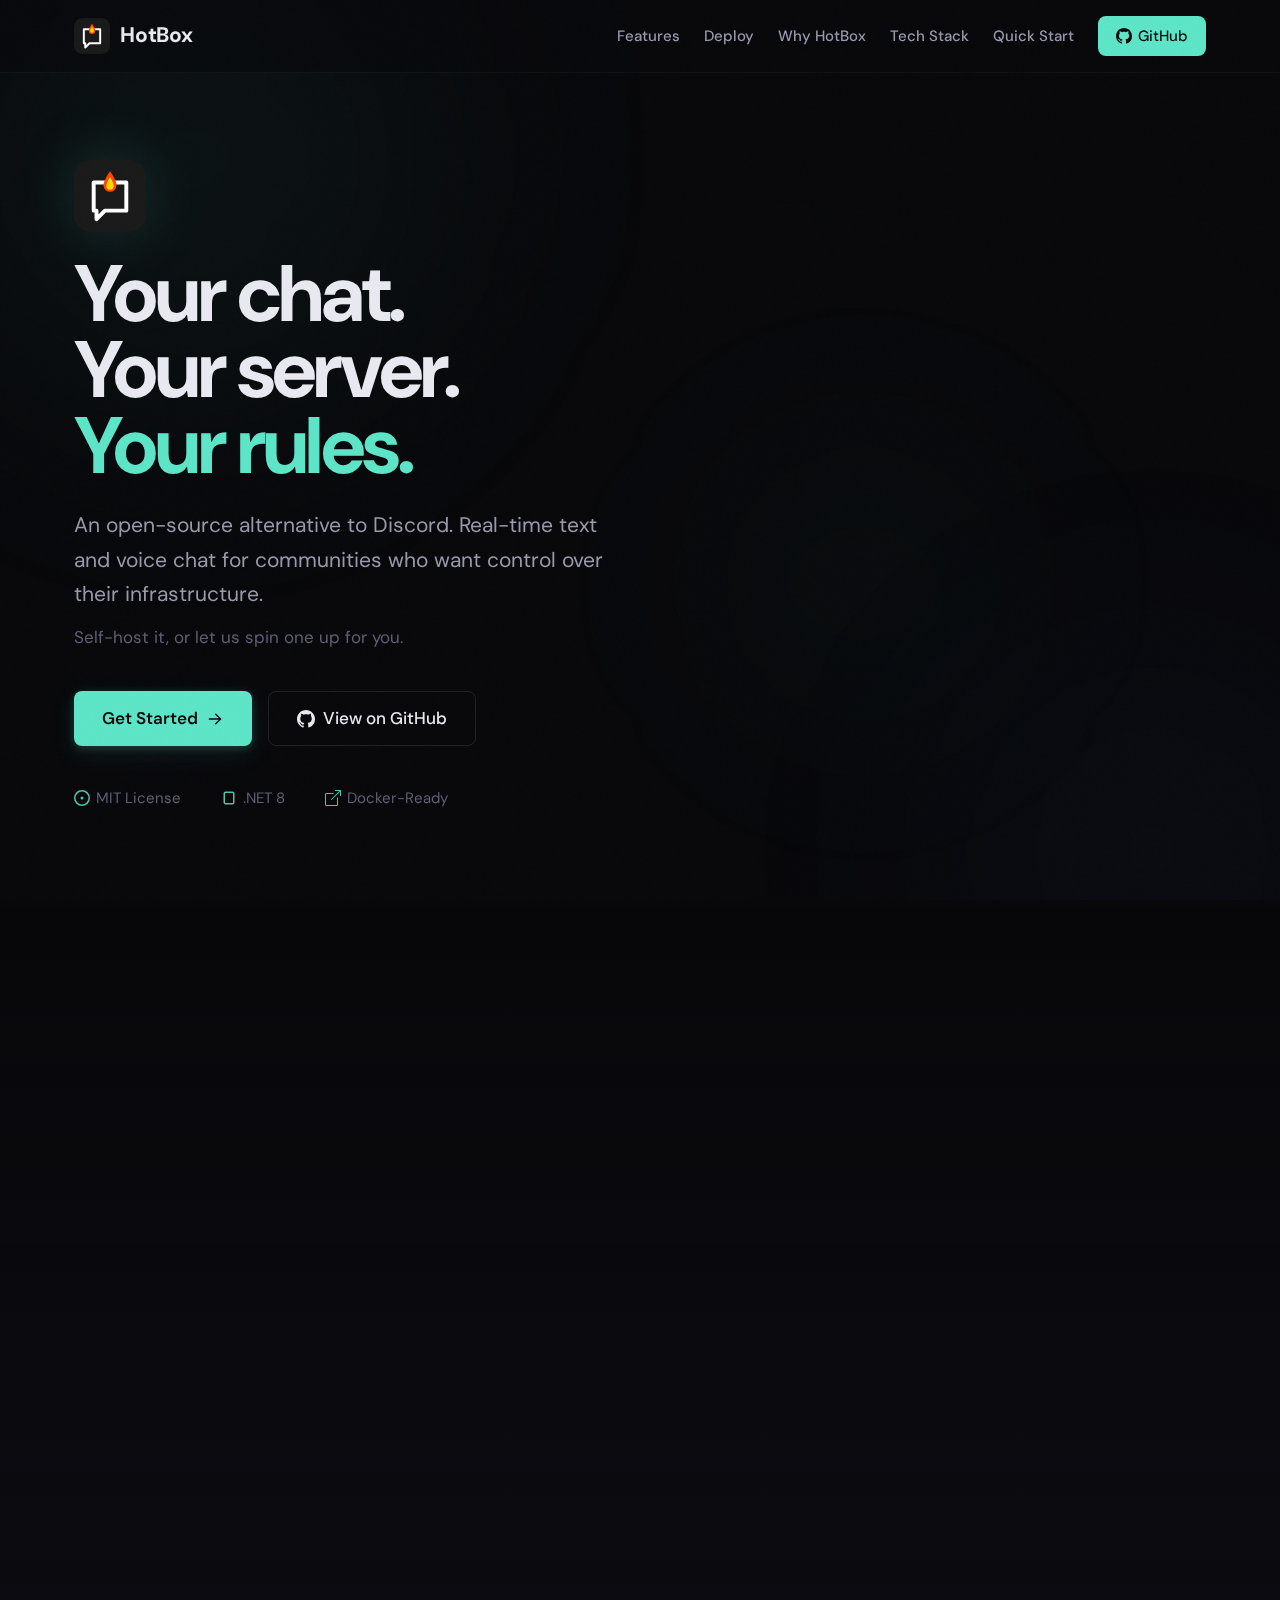
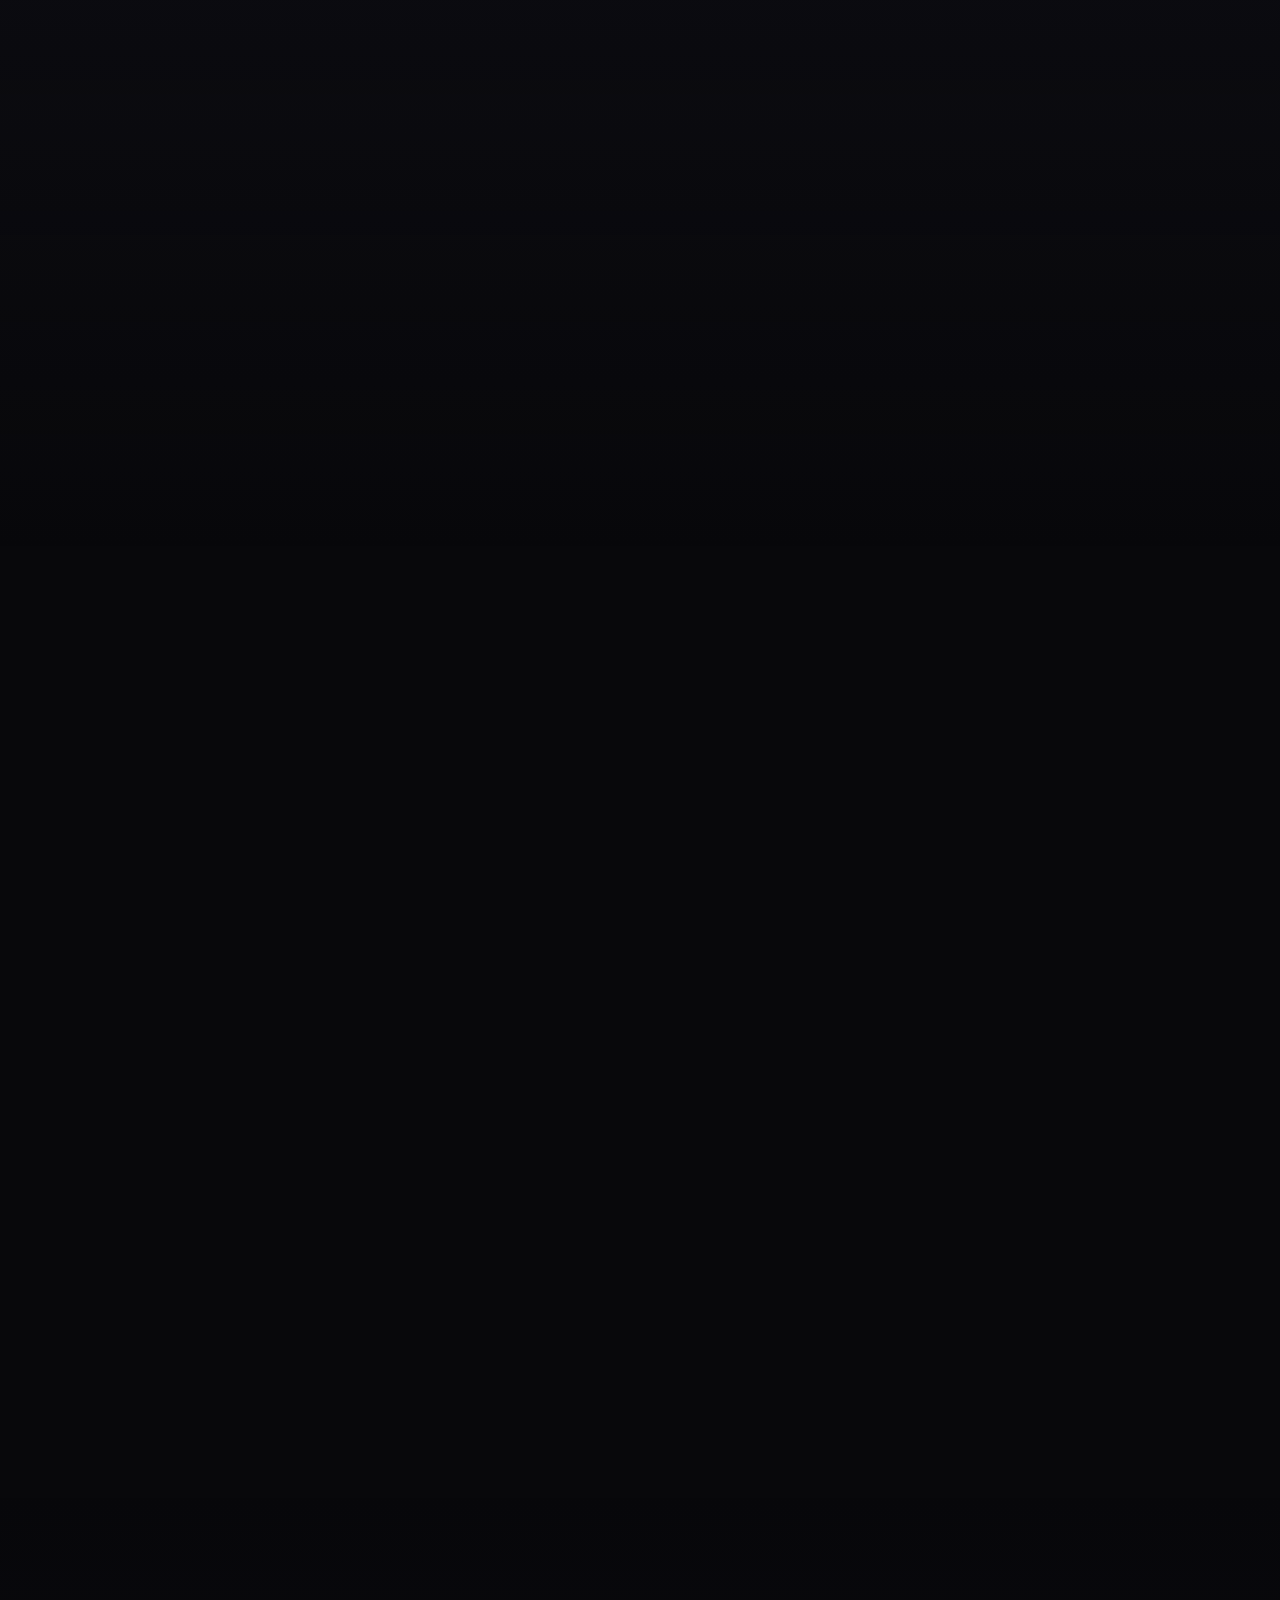
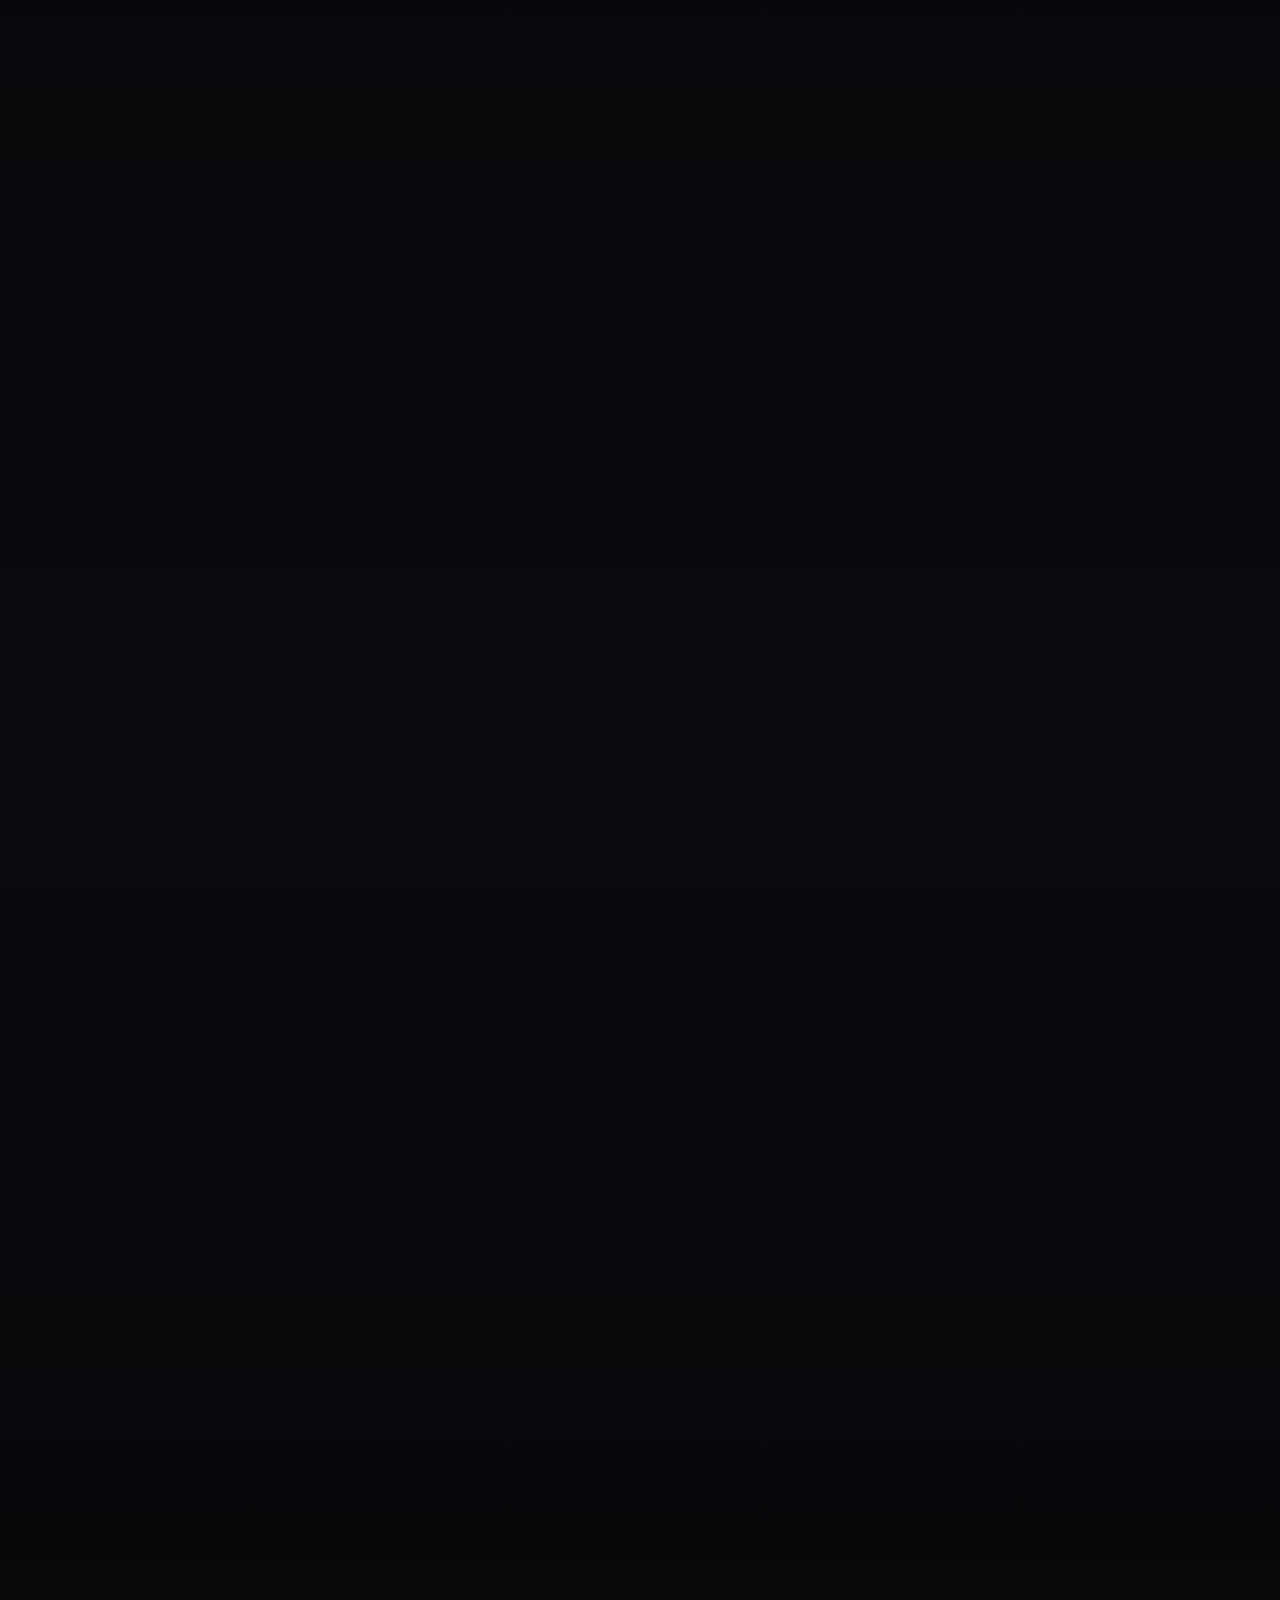
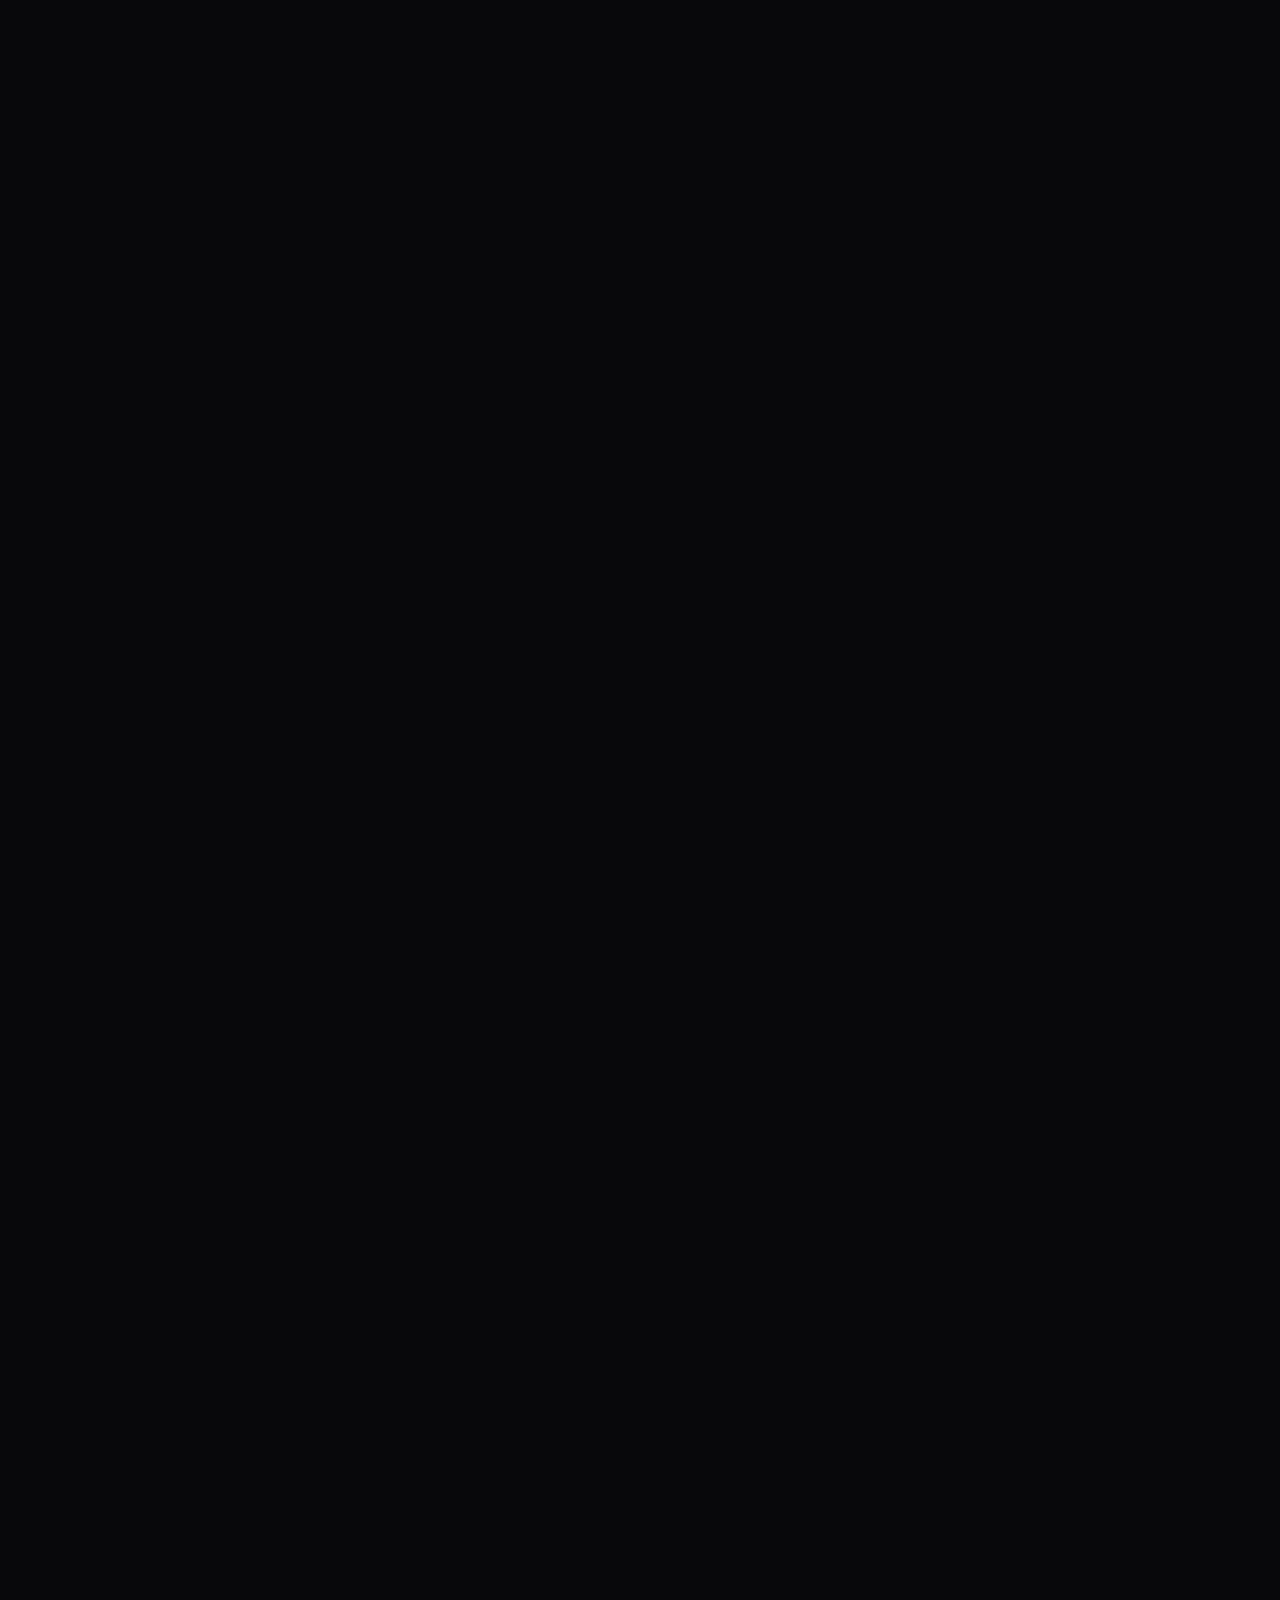
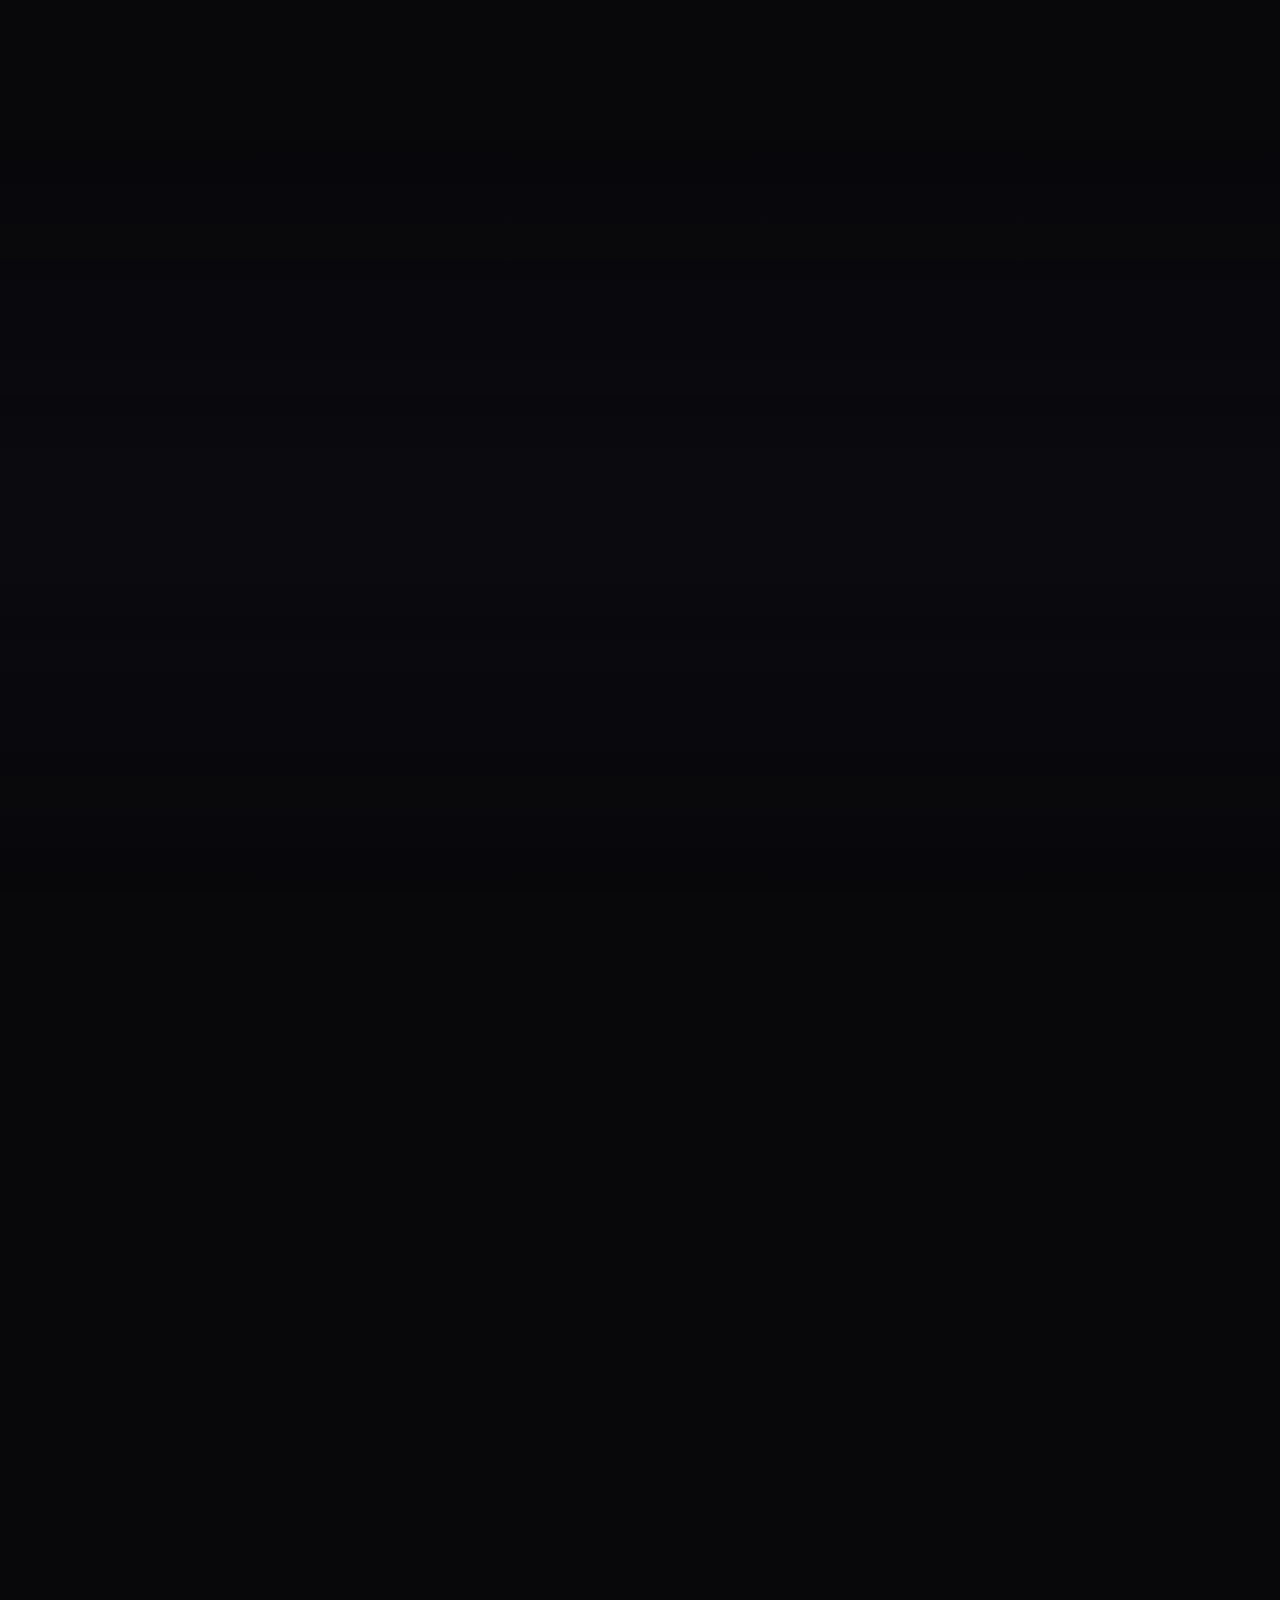
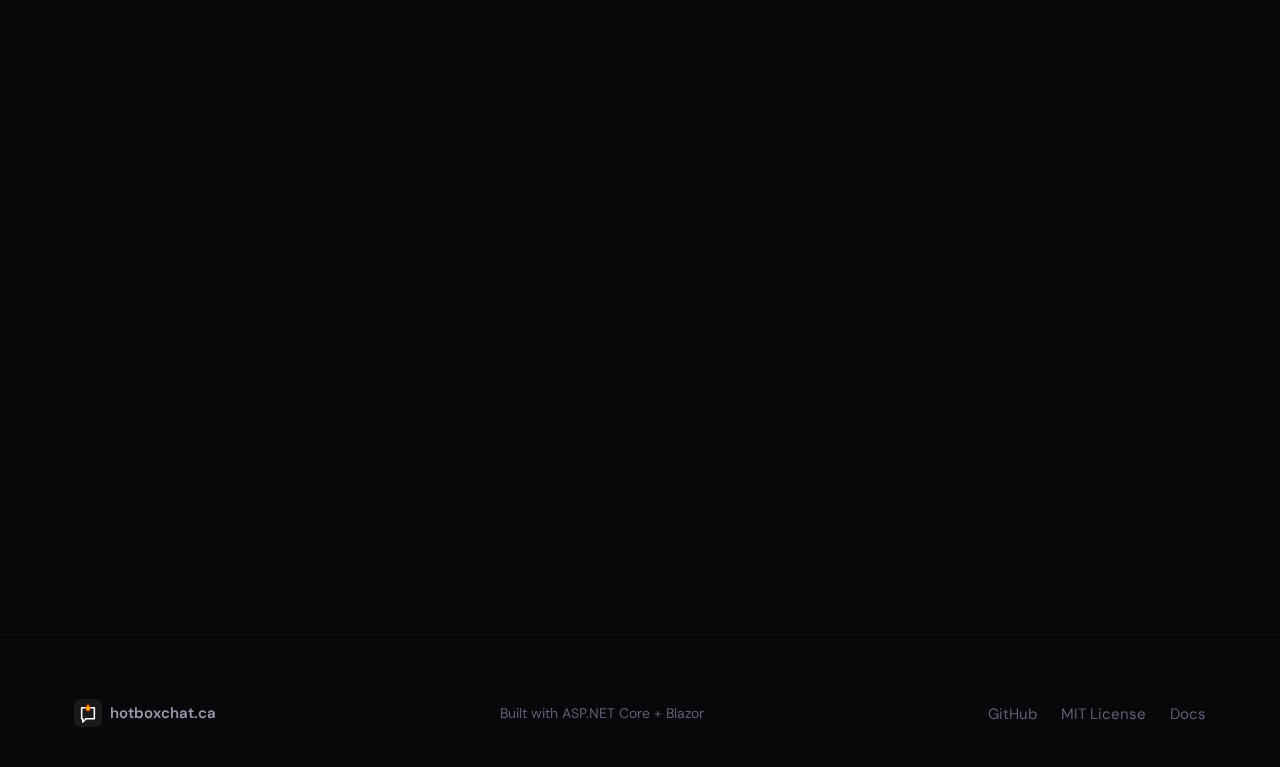
<file: promo/v2/index.html>
<!DOCTYPE html>
<html lang="en">
<head>
  <meta charset="utf-8">
  <meta name="viewport" content="width=device-width, initial-scale=1.0">
  <title>HotBox — Self-Hosted or Hosted Chat for Your Community</title>
  <meta name="description" content="HotBox is an open-source alternative to Discord. Self-host it on your own server, or get a managed instance spun up in 60 seconds. Text channels, voice chat, direct messages.">

  <!-- Open Graph -->
  <meta property="og:title" content="HotBox — Your Chat. Your Server. Your Rules.">
  <meta property="og:description" content="An open-source alternative to Discord. Self-host it or get a managed instance. Text channels, voice chat, direct messages.">
  <meta property="og:type" content="website">
  <meta property="og:url" content="https://hotboxchat.ca">
  <meta property="og:site_name" content="HotBox">

  <!-- Twitter -->
  <meta name="twitter:card" content="summary_large_image">
  <meta name="twitter:title" content="HotBox — Your Chat. Your Server. Your Rules.">
  <meta name="twitter:description" content="Open-source chat with text channels, voice rooms, and direct messages. Self-host or get hosted.">

  <link rel="icon" type="image/svg+xml" href="data:image/svg+xml,%3Csvg xmlns='http://www.w3.org/2000/svg' viewBox='0 0 512 512'%3E%3Crect width='512' height='512' rx='120' fill='%231A1A1A'/%3E%3Cpath d='M140 160H372V360H220L160 420V360H140Z' fill='none' stroke='%23FFF' stroke-width='28' stroke-linejoin='round'/%3E%3Cpath d='M256 80C256 80 210 140 210 180A46 46 0 00302 180C302 140 256 80 256 80Z' fill='%23FF4500'/%3E%3Cpath d='M256 120C256 120 230 160 230 185A26 26 0 00282 185C282 160 256 120 256 120Z' fill='%23FFD700'/%3E%3C/svg%3E">

  <link rel="preconnect" href="https://fonts.googleapis.com">
  <link rel="preconnect" href="https://fonts.gstatic.com" crossorigin>
  <link href="https://fonts.googleapis.com/css2?family=DM+Sans:ital,opsz,wght@0,9..40,300;0,9..40,400;0,9..40,500;0,9..40,600;0,9..40,700;1,9..40,400&family=JetBrains+Mono:wght@400;500&display=swap" rel="stylesheet">

  <style>
    /* ============================================
       DESIGN TOKENS
       ============================================ */
    :root {
      /* Backgrounds — cool slate with blue undertone */
      --bg-void: #08080b;
      --bg-deepest: #0b0b10;
      --bg-deep: #0f0f16;
      --bg-base: #13131c;
      --bg-raised: #191924;
      --bg-surface: #1f1f2c;
      --bg-hover: #262635;
      --bg-active: #2e2e3f;

      /* Text hierarchy */
      --text-primary: #e8e8f0;
      --text-secondary: #9898ac;
      --text-muted: #5e5e74;
      --text-faint: #3a3a4e;

      /* Accent — mint/teal */
      --accent: #5de4c7;
      --accent-bright: #7aecd5;
      --accent-soft: #4dc4ab;
      --accent-dim: rgba(93, 228, 199, 0.15);
      --accent-wash: rgba(93, 228, 199, 0.08);
      --accent-ghost: rgba(93, 228, 199, 0.04);

      /* Semantic */
      --danger: #d45555;
      --warning: #d4a843;
      --success: #5ec269;
      --info: #5586d4;

      /* Borders */
      --border-subtle: rgba(255, 255, 255, 0.04);
      --border-light: rgba(255, 255, 255, 0.07);
      --border-medium: rgba(255, 255, 255, 0.10);
      --border-accent: rgba(93, 228, 199, 0.25);

      /* Radius */
      --r-sm: 5px;
      --r-md: 8px;
      --r-lg: 12px;
      --r-xl: 16px;
      --r-pill: 9999px;

      /* Shadows */
      --shadow-sm: 0 1px 2px rgba(0,0,0,0.2), 0 1px 3px rgba(0,0,0,0.3);
      --shadow-md: 0 1px 1px rgba(0,0,0,0.15), 0 2px 2px rgba(0,0,0,0.15), 0 4px 4px rgba(0,0,0,0.15), 0 8px 8px rgba(0,0,0,0.15);
      --shadow-lg: 0 1px 1px rgba(0,0,0,0.1), 0 2px 2px rgba(0,0,0,0.1), 0 4px 4px rgba(0,0,0,0.1), 0 8px 8px rgba(0,0,0,0.1), 0 16px 16px rgba(0,0,0,0.1);
      --shadow-xl: 0 2px 2px rgba(0,0,0,0.08), 0 4px 4px rgba(0,0,0,0.08), 0 8px 8px rgba(0,0,0,0.08), 0 16px 16px rgba(0,0,0,0.08), 0 32px 32px rgba(0,0,0,0.08);

      /* Easing */
      --ease-out-expo: cubic-bezier(0.23, 1, 0.32, 1);
      --ease-out-quart: cubic-bezier(0.25, 1, 0.5, 1);
      --ease-out-back: cubic-bezier(0.34, 1.56, 0.64, 1);

      /* Typography */
      --font-body: 'DM Sans', -apple-system, BlinkMacSystemFont, sans-serif;
      --font-mono: 'JetBrains Mono', 'Consolas', monospace;

      /* Fluid type scale */
      --text-xs:   clamp(0.75rem,  0.7rem  + 0.25vw, 0.875rem);
      --text-sm:   clamp(0.8125rem, 0.78rem + 0.3vw, 0.9375rem);
      --text-base: clamp(0.9375rem, 0.88rem + 0.35vw, 1.0625rem);
      --text-lg:   clamp(1.0625rem, 0.95rem + 0.5vw, 1.3125rem);
      --text-xl:   clamp(1.25rem, 1rem + 1.1vw, 1.875rem);
      --text-2xl:  clamp(1.5rem, 1.1rem + 1.8vw, 2.5rem);
      --text-3xl:  clamp(2rem, 1.4rem + 2.8vw, 3.5rem);
      --text-hero: clamp(2.5rem, 1.5rem + 5vw, 5rem);

      /* Spacing scale */
      --space-xs: 0.5rem;
      --space-sm: 0.75rem;
      --space-md: 1rem;
      --space-lg: 1.5rem;
      --space-xl: 2.5rem;
      --space-2xl: 4rem;
      --space-3xl: 6rem;
      --space-4xl: 10rem;
    }

    /* ============================================
       RESET & BASE
       ============================================ */
    *, *::before, *::after {
      box-sizing: border-box;
      margin: 0;
      padding: 0;
    }

    html {
      scroll-behavior: smooth;
      -webkit-font-smoothing: antialiased;
      -moz-osx-font-smoothing: grayscale;
    }

    body {
      font-family: var(--font-body);
      font-size: var(--text-base);
      line-height: 1.6;
      color: var(--text-primary);
      background: var(--bg-void);
      overflow-x: hidden;
    }

    /* Grain overlay */
    body::after {
      content: '';
      position: fixed;
      inset: 0;
      pointer-events: none;
      z-index: 9999;
      background: url("data:image/svg+xml,%3Csvg viewBox='0 0 256 256' xmlns='http://www.w3.org/2000/svg'%3E%3Cfilter id='n'%3E%3CfeTurbulence type='fractalNoise' baseFrequency='0.85' numOctaves='4' stitchTiles='stitch'/%3E%3C/filter%3E%3Crect width='100%25' height='100%25' filter='url(%23n)' opacity='0.04'/%3E%3C/svg%3E");
      opacity: 0.5;
      mix-blend-mode: overlay;
    }

    a {
      color: var(--accent);
      text-decoration: none;
      transition: color 150ms var(--ease-out-expo);
    }

    a:hover {
      color: var(--accent-bright);
    }

    img, svg {
      display: block;
      max-width: 100%;
    }

    /* ============================================
       AMBIENT BACKGROUND
       ============================================ */
    .ambient-bg {
      position: fixed;
      inset: 0;
      z-index: -1;
      overflow: hidden;
      background: var(--bg-void);
    }

    .ambient-bg .blob {
      position: absolute;
      border-radius: 50%;
      filter: blur(100px);
      will-change: transform;
    }

    .ambient-bg .blob-1 {
      width: 60vmax;
      height: 60vmax;
      top: -25%;
      left: -15%;
      background: radial-gradient(circle, rgba(93, 228, 199, 0.07), transparent 70%);
      animation: drift-1 25s ease-in-out infinite alternate;
    }

    .ambient-bg .blob-2 {
      width: 50vmax;
      height: 50vmax;
      bottom: -30%;
      right: -15%;
      background: radial-gradient(circle, rgba(85, 134, 212, 0.06), transparent 70%);
      animation: drift-2 30s ease-in-out infinite alternate;
    }

    .ambient-bg .blob-3 {
      width: 35vmax;
      height: 35vmax;
      top: 40%;
      left: 50%;
      background: radial-gradient(circle, rgba(93, 228, 199, 0.04), transparent 70%);
      animation: drift-3 20s ease-in-out infinite alternate;
    }

    @keyframes drift-1 {
      to { transform: translate(5%, 8%) scale(1.1); }
    }
    @keyframes drift-2 {
      to { transform: translate(-8%, -5%) scale(1.05); }
    }
    @keyframes drift-3 {
      to { transform: translate(-10%, 5%) scale(0.95); }
    }

    /* ============================================
       LAYOUT
       ============================================ */
    .container {
      width: 100%;
      max-width: 1180px;
      margin: 0 auto;
      padding: 0 var(--space-lg);
    }

    section {
      padding: var(--space-3xl) 0;
    }

    /* ============================================
       SCROLL REVEAL
       ============================================ */
    .reveal {
      opacity: 0;
      transform: translateY(28px);
      transition: opacity 0.6s var(--ease-out-quart), transform 0.6s var(--ease-out-quart);
    }

    .reveal.visible {
      opacity: 1;
      transform: translateY(0);
    }

    .reveal-stagger {
      opacity: 0;
      transform: translateY(20px);
      transition: opacity 0.5s var(--ease-out-expo), transform 0.5s var(--ease-out-expo);
    }

    .reveal-stagger.visible {
      opacity: 1;
      transform: translateY(0);
    }

    /* ============================================
       NAV
       ============================================ */
    .site-nav {
      position: fixed;
      top: 0;
      left: 0;
      right: 0;
      z-index: 100;
      padding: var(--space-md) 0;
      backdrop-filter: blur(16px) saturate(160%);
      -webkit-backdrop-filter: blur(16px) saturate(160%);
      background: rgba(8, 8, 11, 0.7);
      border-bottom: 1px solid var(--border-subtle);
      transition: background 250ms;
    }

    .site-nav .container {
      display: flex;
      align-items: center;
      justify-content: space-between;
    }

    .nav-brand {
      display: flex;
      align-items: center;
      gap: 0.625rem;
      font-weight: 700;
      font-size: var(--text-lg);
      color: var(--text-primary);
      text-decoration: none;
      letter-spacing: -0.01em;
    }

    .nav-brand svg {
      width: 36px;
      height: 36px;
      flex-shrink: 0;
    }

    .nav-links {
      display: flex;
      align-items: center;
      gap: var(--space-lg);
      list-style: none;
    }

    .nav-links a {
      color: var(--text-secondary);
      font-size: var(--text-sm);
      font-weight: 500;
      text-decoration: none;
      transition: color 150ms var(--ease-out-expo);
    }

    .nav-links a:hover {
      color: var(--text-primary);
    }

    .nav-cta {
      display: inline-flex;
      align-items: center;
      gap: 0.375rem;
      padding: 0.5rem 1.125rem;
      background: var(--accent);
      color: var(--bg-void) !important;
      font-weight: 600;
      font-size: var(--text-sm);
      border-radius: var(--r-md);
      transition: background 150ms var(--ease-out-expo), transform 100ms var(--ease-out-expo);
    }

    .nav-cta:hover {
      background: var(--accent-bright);
      color: var(--bg-void) !important;
      transform: translateY(-1px);
    }

    /* ============================================
       HERO
       ============================================ */
    .hero {
      min-height: 100vh;
      display: flex;
      align-items: center;
      padding-top: var(--space-4xl);
      padding-bottom: var(--space-3xl);
      position: relative;
    }

    .hero-content {
      max-width: 720px;
    }

    .hero-logo {
      width: 72px;
      height: 72px;
      margin-bottom: var(--space-lg);
      filter: drop-shadow(0 0 30px rgba(93, 228, 199, 0.15));
    }

    .hero-tagline {
      font-size: var(--text-hero);
      font-weight: 700;
      line-height: 0.95;
      letter-spacing: -0.035em;
      color: var(--text-primary);
      margin-bottom: var(--space-lg);
    }

    .hero-tagline .accent-word {
      color: var(--accent);
    }

    .hero-description {
      font-size: var(--text-lg);
      color: var(--text-secondary);
      line-height: 1.65;
      max-width: 560px;
      margin-bottom: var(--space-sm);
    }

    .hero-description-secondary {
      font-size: var(--text-base);
      color: var(--text-muted);
      line-height: 1.6;
      max-width: 560px;
      margin-bottom: var(--space-xl);
    }

    .hero-actions {
      display: flex;
      gap: var(--space-md);
      flex-wrap: wrap;
    }

    .btn-primary {
      display: inline-flex;
      align-items: center;
      gap: 0.5rem;
      padding: 0.8125rem 1.75rem;
      background: var(--accent);
      color: var(--bg-void);
      font-family: var(--font-body);
      font-weight: 600;
      font-size: var(--text-base);
      border: none;
      border-radius: var(--r-md);
      cursor: pointer;
      text-decoration: none;
      transition: background 150ms var(--ease-out-expo), transform 100ms var(--ease-out-expo), box-shadow 150ms var(--ease-out-expo);
      box-shadow: 0 2px 8px rgba(93, 228, 199, 0.2), 0 8px 24px rgba(93, 228, 199, 0.1);
    }

    .btn-primary:hover {
      background: var(--accent-bright);
      color: var(--bg-void);
      transform: translateY(-2px);
      box-shadow: 0 4px 12px rgba(93, 228, 199, 0.3), 0 12px 32px rgba(93, 228, 199, 0.15);
    }

    .btn-secondary {
      display: inline-flex;
      align-items: center;
      gap: 0.5rem;
      padding: 0.8125rem 1.75rem;
      background: transparent;
      color: var(--text-primary);
      font-family: var(--font-body);
      font-weight: 500;
      font-size: var(--text-base);
      border: 1px solid var(--border-medium);
      border-radius: var(--r-md);
      cursor: pointer;
      text-decoration: none;
      transition: border-color 150ms var(--ease-out-expo), background 150ms var(--ease-out-expo), transform 100ms var(--ease-out-expo);
    }

    .btn-secondary:hover {
      border-color: var(--border-accent);
      background: var(--accent-ghost);
      color: var(--text-primary);
      transform: translateY(-2px);
    }

    .hero-meta {
      margin-top: var(--space-xl);
      display: flex;
      gap: var(--space-xl);
    }

    .hero-meta-item {
      display: flex;
      align-items: center;
      gap: 0.375rem;
      font-size: var(--text-sm);
      color: var(--text-muted);
    }

    .hero-meta-item svg {
      width: 16px;
      height: 16px;
      color: var(--accent-soft);
    }

    /* ============================================
       SECTION HEADERS
       ============================================ */
    .section-label {
      font-size: var(--text-xs);
      font-weight: 600;
      text-transform: uppercase;
      letter-spacing: 0.1em;
      color: var(--accent-soft);
      margin-bottom: var(--space-sm);
    }

    .section-title {
      font-size: var(--text-3xl);
      font-weight: 700;
      letter-spacing: -0.025em;
      line-height: 1.1;
      margin-bottom: var(--space-md);
    }

    .section-subtitle {
      font-size: var(--text-lg);
      color: var(--text-secondary);
      max-width: 560px;
      line-height: 1.6;
    }

    /* ============================================
       FEATURES
       ============================================ */
    .features {
      background: linear-gradient(180deg, transparent 0%, rgba(15, 15, 22, 0.5) 50%, transparent 100%);
    }

    .features-grid {
      display: grid;
      grid-template-columns: repeat(3, 1fr);
      gap: var(--space-lg);
      margin-top: var(--space-2xl);
    }

    .feature-card {
      position: relative;
      padding: var(--space-xl) var(--space-lg);
      background: linear-gradient(180deg, rgba(255,255,255,0.03) 0%, transparent 60%), var(--bg-raised);
      border: 1px solid var(--border-subtle);
      border-radius: var(--r-lg);
      transition: transform 200ms var(--ease-out-expo), border-color 200ms var(--ease-out-expo), box-shadow 200ms var(--ease-out-expo);
    }

    .feature-card:hover {
      transform: translateY(-3px);
      border-color: var(--border-light);
      box-shadow: var(--shadow-lg);
    }

    .feature-icon {
      width: 44px;
      height: 44px;
      display: flex;
      align-items: center;
      justify-content: center;
      background: var(--accent-dim);
      border-radius: var(--r-md);
      margin-bottom: var(--space-md);
      color: var(--accent);
    }

    .feature-icon svg {
      width: 22px;
      height: 22px;
    }

    .feature-title {
      font-size: var(--text-base);
      font-weight: 600;
      margin-bottom: 0.375rem;
      letter-spacing: -0.01em;
    }

    .feature-desc {
      font-size: var(--text-sm);
      color: var(--text-secondary);
      line-height: 1.55;
    }

    /* ============================================
       TWO PATHS SECTION
       ============================================ */
    .paths-section {
      position: relative;
    }

    .paths-grid {
      display: grid;
      grid-template-columns: 1fr 1fr;
      gap: var(--space-xl);
      margin-top: var(--space-2xl);
    }

    .path-card {
      position: relative;
      padding: var(--space-2xl) var(--space-xl);
      background: linear-gradient(180deg, rgba(255,255,255,0.025) 0%, transparent 50%), var(--bg-raised);
      border: 1px solid var(--border-subtle);
      border-radius: var(--r-xl);
      transition: transform 300ms var(--ease-out-expo), border-color 300ms var(--ease-out-expo), box-shadow 300ms var(--ease-out-expo);
      overflow: hidden;
    }

    .path-card::before {
      content: '';
      position: absolute;
      top: 0;
      left: 0;
      right: 0;
      height: 3px;
      background: linear-gradient(90deg, var(--accent-dim), var(--accent-wash));
      opacity: 0;
      transition: opacity 300ms var(--ease-out-expo);
    }

    .path-card:hover {
      transform: translateY(-4px);
      border-color: var(--border-accent);
      box-shadow: 0 8px 32px rgba(93, 228, 199, 0.08), 0 16px 48px rgba(0,0,0,0.2);
    }

    .path-card:hover::before {
      opacity: 1;
    }

    .path-card.hosted {
      position: relative;
    }

    .path-badge {
      display: inline-flex;
      align-items: center;
      padding: 0.25rem 0.625rem;
      background: var(--accent-dim);
      color: var(--accent);
      font-size: clamp(0.625rem, 0.6rem + 0.15vw, 0.75rem);
      font-weight: 700;
      text-transform: uppercase;
      letter-spacing: 0.08em;
      border-radius: var(--r-pill);
      position: absolute;
      top: var(--space-lg);
      right: var(--space-lg);
    }

    .path-icon {
      width: 56px;
      height: 56px;
      display: flex;
      align-items: center;
      justify-content: center;
      background: var(--accent-dim);
      border-radius: var(--r-lg);
      margin-bottom: var(--space-lg);
      color: var(--accent);
    }

    .path-icon svg {
      width: 28px;
      height: 28px;
    }

    .path-title {
      font-size: var(--text-xl);
      font-weight: 700;
      letter-spacing: -0.02em;
      margin-bottom: 0.375rem;
    }

    .path-subtitle {
      font-size: var(--text-base);
      color: var(--text-muted);
      margin-bottom: var(--space-lg);
    }

    .path-list {
      list-style: none;
      display: flex;
      flex-direction: column;
      gap: var(--space-sm);
      margin-bottom: var(--space-xl);
    }

    .path-list li {
      display: flex;
      align-items: flex-start;
      gap: 0.625rem;
      font-size: var(--text-sm);
      color: var(--text-secondary);
      line-height: 1.55;
    }

    .path-list li svg {
      width: 18px;
      height: 18px;
      flex-shrink: 0;
      color: var(--accent-soft);
      margin-top: 0.125rem;
    }

    .path-cta {
      display: inline-flex;
      align-items: center;
      gap: 0.375rem;
      font-size: var(--text-sm);
      font-weight: 600;
      color: var(--accent);
      transition: color 150ms var(--ease-out-expo), gap 200ms var(--ease-out-expo);
    }

    .path-cta:hover {
      color: var(--accent-bright);
      gap: 0.625rem;
    }

    .path-cta svg {
      width: 16px;
      height: 16px;
    }

    /* ============================================
       HOW HOSTED WORKS
       ============================================ */
    .hosted-steps-section {
      background: linear-gradient(180deg, transparent 0%, rgba(15, 15, 22, 0.4) 50%, transparent 100%);
    }

    .steps-flow {
      display: grid;
      grid-template-columns: 1fr auto 1fr auto 1fr;
      gap: 0;
      align-items: start;
      margin-top: var(--space-2xl);
    }

    .step-card {
      text-align: center;
      padding: var(--space-xl) var(--space-lg);
    }

    .step-num {
      width: 48px;
      height: 48px;
      display: flex;
      align-items: center;
      justify-content: center;
      margin: 0 auto var(--space-md);
      background: var(--accent-dim);
      border: 2px solid var(--accent);
      border-radius: 50%;
      font-weight: 700;
      font-size: var(--text-lg);
      color: var(--accent);
    }

    .step-title {
      font-size: var(--text-base);
      font-weight: 600;
      margin-bottom: 0.375rem;
      letter-spacing: -0.01em;
    }

    .step-desc {
      font-size: var(--text-sm);
      color: var(--text-secondary);
      line-height: 1.55;
    }

    .step-connector {
      display: flex;
      align-items: center;
      justify-content: center;
      padding-top: calc(var(--space-xl) + 12px);
      color: var(--text-faint);
    }

    .step-connector svg {
      width: 32px;
      height: 32px;
    }

    /* ============================================
       SCREENSHOTS
       ============================================ */
    .screenshots-section {
      position: relative;
    }

    .screenshots-tabs {
      display: flex;
      justify-content: center;
      gap: var(--space-xs);
      margin-bottom: var(--space-xl);
      flex-wrap: wrap;
    }

    .screenshots-tab {
      font-family: var(--font-mono);
      font-size: var(--text-xs);
      font-weight: 500;
      letter-spacing: 0.04em;
      text-transform: uppercase;
      padding: 8px 20px;
      border-radius: var(--r-pill);
      background: var(--bg-raised);
      border: 1px solid var(--border-subtle);
      color: var(--text-muted);
      cursor: pointer;
      transition: all 150ms var(--ease-out-expo);
    }

    .screenshots-tab:hover {
      background: var(--bg-hover);
      color: var(--text-secondary);
      border-color: var(--border-light);
    }

    .screenshots-tab.active {
      background: var(--accent-dim);
      color: var(--accent);
      border-color: var(--border-accent);
    }

    .screenshot-panels {
      position: relative;
    }

    .screenshot-panel {
      display: none;
    }

    .screenshot-panel.active {
      display: block;
    }

    .screenshot-frame {
      max-width: 960px;
      margin: 0 auto;
      background: var(--bg-raised);
      border: 1px solid var(--border-light);
      border-radius: var(--r-lg);
      overflow: hidden;
      box-shadow: var(--shadow-xl);
    }

    .screenshot-titlebar {
      display: flex;
      align-items: center;
      gap: 8px;
      padding: 12px 16px;
      background: var(--bg-surface);
      border-bottom: 1px solid var(--border-subtle);
    }

    .screenshot-dot {
      width: 10px;
      height: 10px;
      border-radius: 50%;
    }

    .screenshot-dot.red { background: #d45555; }
    .screenshot-dot.yellow { background: #d4a843; }
    .screenshot-dot.green { background: #5ec269; }

    .screenshot-url {
      flex: 1;
      text-align: center;
      font-family: var(--font-mono);
      font-size: var(--text-xs);
      color: var(--text-muted);
    }

    .screenshot-placeholder {
      aspect-ratio: 16 / 9;
      display: flex;
      flex-direction: column;
      align-items: center;
      justify-content: center;
      gap: var(--space-sm);
      background:
        linear-gradient(135deg, var(--bg-base) 0%, var(--bg-raised) 50%, var(--bg-base) 100%);
    }

    .screenshot-placeholder svg {
      width: 48px;
      height: 48px;
      color: var(--text-faint);
    }

    .screenshot-placeholder span {
      font-family: var(--font-mono);
      font-size: var(--text-xs);
      text-transform: uppercase;
      letter-spacing: 0.06em;
      color: var(--text-faint);
    }

    .screenshot-caption {
      padding: 16px;
      text-align: center;
      font-size: var(--text-sm);
      color: var(--text-secondary);
    }

    /* ============================================
       WHY HOTBOX
       ============================================ */
    .why-section {
      position: relative;
    }

    .why-grid {
      display: grid;
      grid-template-columns: repeat(5, 1fr);
      gap: var(--space-md);
      margin-top: var(--space-2xl);
    }

    .why-card {
      padding: var(--space-xl) var(--space-lg);
      background: var(--bg-deepest);
      border: 1px solid var(--border-subtle);
      border-radius: var(--r-lg);
      text-align: center;
      transition: border-color 200ms var(--ease-out-expo), background 200ms var(--ease-out-expo);
    }

    .why-card:hover {
      border-color: var(--border-light);
      background: var(--bg-deep);
    }

    .why-icon {
      width: 48px;
      height: 48px;
      margin: 0 auto var(--space-md);
      display: flex;
      align-items: center;
      justify-content: center;
      color: var(--accent);
    }

    .why-icon svg {
      width: 28px;
      height: 28px;
    }

    .why-title {
      font-size: var(--text-sm);
      font-weight: 600;
      margin-bottom: 0.375rem;
    }

    .why-desc {
      font-size: var(--text-xs);
      color: var(--text-secondary);
      line-height: 1.55;
    }

    /* ============================================
       TECH STACK
       ============================================ */
    .tech-section {
      background: linear-gradient(180deg, transparent 0%, rgba(15, 15, 22, 0.4) 50%, transparent 100%);
    }

    .tech-layout {
      display: grid;
      grid-template-columns: 1fr 1fr;
      gap: var(--space-2xl);
      align-items: center;
      margin-top: var(--space-2xl);
    }

    .tech-description {
      font-size: var(--text-base);
      color: var(--text-secondary);
      line-height: 1.7;
      margin-bottom: var(--space-lg);
    }

    .tech-badges {
      display: flex;
      flex-wrap: wrap;
      gap: 0.625rem;
    }

    .tech-badge {
      display: inline-flex;
      align-items: center;
      gap: 0.375rem;
      padding: 0.4375rem 0.875rem;
      background: var(--bg-surface);
      border: 1px solid var(--border-subtle);
      border-radius: var(--r-pill);
      font-size: var(--text-xs);
      font-weight: 500;
      color: var(--text-secondary);
      transition: border-color 150ms, color 150ms;
    }

    .tech-badge:hover {
      border-color: var(--border-light);
      color: var(--text-primary);
    }

    .tech-badge .dot {
      width: 7px;
      height: 7px;
      border-radius: 50%;
      flex-shrink: 0;
    }

    .arch-diagram {
      position: relative;
      padding: var(--space-xl);
      background: var(--bg-base);
      border: 1px solid var(--border-subtle);
      border-radius: var(--r-lg);
      font-family: var(--font-mono);
      font-size: var(--text-xs);
    }

    .arch-layer {
      padding: var(--space-md) var(--space-lg);
      border: 1px solid var(--border-light);
      border-radius: var(--r-md);
      margin-bottom: var(--space-sm);
      text-align: center;
      transition: border-color 200ms;
    }

    .arch-layer:last-child {
      margin-bottom: 0;
    }

    .arch-layer-name {
      font-weight: 500;
      color: var(--accent);
      margin-bottom: 0.25rem;
    }

    .arch-layer-tech {
      color: var(--text-muted);
      font-size: clamp(0.6875rem, 0.65rem + 0.2vw, 0.8125rem);
    }

    .arch-arrow {
      text-align: center;
      color: var(--text-faint);
      font-size: var(--text-sm);
      margin: 0.25rem 0;
    }

    /* ============================================
       QUICKSTART — TABBED
       ============================================ */
    .quickstart-section {
      position: relative;
    }

    .quickstart-layout {
      display: grid;
      grid-template-columns: 1fr 1fr;
      gap: var(--space-2xl);
      align-items: start;
      margin-top: var(--space-2xl);
    }

    .qs-tabs {
      display: flex;
      gap: 2px;
      margin-bottom: var(--space-lg);
      background: var(--bg-deep);
      border-radius: var(--r-md);
      padding: 3px;
    }

    .qs-tab {
      flex: 1;
      padding: 0.625rem 1rem;
      background: transparent;
      border: none;
      border-radius: calc(var(--r-md) - 2px);
      font-family: var(--font-body);
      font-size: var(--text-sm);
      font-weight: 500;
      color: var(--text-muted);
      cursor: pointer;
      transition: background 150ms var(--ease-out-expo), color 150ms var(--ease-out-expo);
    }

    .qs-tab:hover {
      color: var(--text-secondary);
    }

    .qs-tab.active {
      background: var(--bg-surface);
      color: var(--text-primary);
      box-shadow: var(--shadow-sm);
    }

    .qs-panel {
      display: none;
    }

    .qs-panel.active {
      display: block;
    }

    .terminal {
      background: var(--bg-deepest);
      border: 1px solid var(--border-light);
      border-radius: var(--r-lg);
      overflow: hidden;
      box-shadow: var(--shadow-xl);
    }

    .terminal-header {
      display: flex;
      align-items: center;
      gap: 0.5rem;
      padding: 0.75rem var(--space-md);
      background: var(--bg-deep);
      border-bottom: 1px solid var(--border-subtle);
    }

    .terminal-dot {
      width: 10px;
      height: 10px;
      border-radius: 50%;
    }

    .terminal-dot.red { background: #d45555; }
    .terminal-dot.yellow { background: #d4a843; }
    .terminal-dot.green { background: #5ec269; }

    .terminal-title {
      flex: 1;
      text-align: center;
      font-size: var(--text-xs);
      color: var(--text-muted);
      font-family: var(--font-mono);
    }

    .terminal-body {
      padding: var(--space-lg);
    }

    .terminal-body pre {
      font-family: var(--font-mono);
      font-size: var(--text-sm);
      line-height: 1.7;
      color: var(--text-secondary);
      margin: 0;
      overflow-x: auto;
    }

    .terminal-body .prompt {
      color: var(--accent);
      user-select: none;
    }

    .terminal-body .comment {
      color: var(--text-muted);
    }

    .hosted-panel-content {
      padding: var(--space-xl);
      background: var(--bg-raised);
      border: 1px solid var(--border-subtle);
      border-radius: var(--r-lg);
      text-align: center;
    }

    .hosted-panel-icon {
      width: 56px;
      height: 56px;
      display: flex;
      align-items: center;
      justify-content: center;
      margin: 0 auto var(--space-md);
      background: var(--accent-dim);
      border-radius: 50%;
      color: var(--accent);
    }

    .hosted-panel-icon svg {
      width: 28px;
      height: 28px;
    }

    .hosted-panel-title {
      font-size: var(--text-lg);
      font-weight: 600;
      margin-bottom: var(--space-xs);
    }

    .hosted-panel-desc {
      font-size: var(--text-sm);
      color: var(--text-secondary);
      line-height: 1.6;
      max-width: 360px;
      margin: 0 auto var(--space-lg);
    }

    .quickstart-steps {
      display: flex;
      flex-direction: column;
      gap: var(--space-lg);
    }

    .qs-step {
      display: flex;
      gap: var(--space-md);
    }

    .qs-step-num {
      flex-shrink: 0;
      width: 32px;
      height: 32px;
      display: flex;
      align-items: center;
      justify-content: center;
      background: var(--accent-dim);
      color: var(--accent);
      font-weight: 600;
      font-size: var(--text-sm);
      border-radius: var(--r-md);
    }

    .qs-step-content h4 {
      font-size: var(--text-base);
      font-weight: 600;
      margin-bottom: 0.25rem;
    }

    .qs-step-content p {
      font-size: var(--text-sm);
      color: var(--text-secondary);
      line-height: 1.55;
    }

    .qs-step-content code {
      font-family: var(--font-mono);
      font-size: var(--text-xs);
      padding: 0.125rem 0.375rem;
      background: var(--bg-surface);
      border-radius: var(--r-sm);
      color: var(--accent);
    }

    /* ============================================
       CTA BANNER
       ============================================ */
    .cta-section {
      padding: var(--space-3xl) 0;
    }

    .cta-banner {
      position: relative;
      padding: var(--space-2xl) var(--space-2xl);
      background: linear-gradient(135deg, rgba(93, 228, 199, 0.08) 0%, rgba(85, 134, 212, 0.06) 100%), var(--bg-raised);
      border: 1px solid var(--border-accent);
      border-radius: var(--r-xl);
      text-align: center;
      overflow: hidden;
    }

    .cta-banner::before {
      content: '';
      position: absolute;
      top: -50%;
      left: 50%;
      transform: translateX(-50%);
      width: 80%;
      height: 100%;
      background: radial-gradient(ellipse, rgba(93, 228, 199, 0.08), transparent 70%);
      pointer-events: none;
    }

    .cta-title {
      font-size: var(--text-2xl);
      font-weight: 700;
      letter-spacing: -0.02em;
      margin-bottom: var(--space-sm);
      position: relative;
    }

    .cta-desc {
      font-size: var(--text-base);
      color: var(--text-secondary);
      margin-bottom: var(--space-xl);
      position: relative;
    }

    .cta-actions {
      display: flex;
      justify-content: center;
      gap: var(--space-md);
      position: relative;
    }

    /* ============================================
       FOOTER
       ============================================ */
    .site-footer {
      padding: var(--space-2xl) 0 var(--space-xl);
      border-top: 1px solid var(--border-subtle);
    }

    .footer-content {
      display: flex;
      align-items: center;
      justify-content: space-between;
    }

    .footer-brand {
      display: flex;
      align-items: center;
      gap: 0.5rem;
    }

    .footer-brand svg {
      width: 28px;
      height: 28px;
    }

    .footer-brand-name {
      font-weight: 600;
      font-size: var(--text-sm);
      color: var(--text-secondary);
    }

    .footer-center {
      font-size: var(--text-xs);
      color: var(--text-muted);
      text-align: center;
    }

    .footer-links {
      display: flex;
      gap: var(--space-lg);
      list-style: none;
    }

    .footer-links a {
      font-size: var(--text-sm);
      color: var(--text-muted);
      transition: color 150ms;
    }

    .footer-links a:hover {
      color: var(--text-primary);
    }

    /* ============================================
       RESPONSIVE
       ============================================ */
    @media (max-width: 1024px) {
      .features-grid {
        grid-template-columns: repeat(2, 1fr);
      }

      .why-grid {
        grid-template-columns: repeat(3, 1fr);
      }

      .tech-layout,
      .quickstart-layout {
        grid-template-columns: 1fr;
        gap: var(--space-xl);
      }

      .paths-grid {
        grid-template-columns: 1fr 1fr;
      }

      .steps-flow {
        grid-template-columns: 1fr;
        gap: 0;
      }

      .step-connector {
        padding-top: 0;
        padding-bottom: 0;
        transform: rotate(90deg);
        height: 32px;
      }
    }

    @media (max-width: 768px) {
      section {
        padding: var(--space-2xl) 0;
      }

      .nav-links {
        display: none;
      }

      .hero {
        min-height: auto;
        padding-top: 7rem;
        padding-bottom: var(--space-2xl);
      }

      .hero-meta {
        flex-direction: column;
        gap: var(--space-sm);
      }

      .features-grid {
        grid-template-columns: 1fr;
      }

      .why-grid {
        grid-template-columns: 1fr 1fr;
      }

      .paths-grid {
        grid-template-columns: 1fr;
        gap: var(--space-lg);
      }

      .footer-content {
        flex-direction: column;
        gap: var(--space-lg);
        text-align: center;
      }

      .footer-links {
        gap: var(--space-md);
      }
    }

    @media (max-width: 480px) {
      .why-grid {
        grid-template-columns: 1fr;
      }

      .hero-actions {
        flex-direction: column;
      }

      .btn-primary, .btn-secondary {
        justify-content: center;
      }

      .cta-actions {
        flex-direction: column;
        align-items: center;
      }
    }

    /* ============================================
       REDUCED MOTION
       ============================================ */
    @media (prefers-reduced-motion: reduce) {
      *, *::before, *::after {
        animation-duration: 0.01ms !important;
        animation-iteration-count: 1 !important;
        transition-duration: 0.01ms !important;
      }

      .reveal, .reveal-stagger {
        opacity: 1;
        transform: none;
      }
    }
  </style>
</head>
<body>

  <!-- Ambient background blobs -->
  <div class="ambient-bg" aria-hidden="true">
    <div class="blob blob-1"></div>
    <div class="blob blob-2"></div>
    <div class="blob blob-3"></div>
  </div>

  <!-- Navigation -->
  <nav class="site-nav">
    <div class="container">
      <a href="/" class="nav-brand">
        <svg viewBox="0 0 512 512" width="36" height="36" aria-hidden="true">
          <rect width="512" height="512" rx="120" fill="#1A1A1A"/>
          <path d="M140 160H372V360H220L160 420V360H140Z" fill="none" stroke="#FFF" stroke-width="28" stroke-linejoin="round"/>
          <path d="M256 80C256 80 210 140 210 180A46 46 0 00302 180C302 140 256 80 256 80Z" fill="#FF4500"/>
          <path d="M256 120C256 120 230 160 230 185A26 26 0 00282 185C282 160 256 120 256 120Z" fill="#FFD700"/>
        </svg>
        HotBox
      </a>
      <ul class="nav-links">
        <li><a href="#features">Features</a></li>
        <li><a href="#deploy">Deploy</a></li>
        <li><a href="#why">Why HotBox</a></li>
        <li><a href="#tech">Tech Stack</a></li>
        <li><a href="#quickstart">Quick Start</a></li>
        <li><a href="https://github.com/cpike5/hotbox-chat" class="nav-cta">
          <svg viewBox="0 0 16 16" width="16" height="16" fill="currentColor" aria-hidden="true"><path d="M8 0C3.58 0 0 3.58 0 8c0 3.54 2.29 6.53 5.47 7.59.4.07.55-.17.55-.38 0-.19-.01-.82-.01-1.49-2.01.37-2.53-.49-2.69-.94-.09-.23-.48-.94-.82-1.13-.28-.15-.68-.52-.01-.53.63-.01 1.08.58 1.23.82.72 1.21 1.87.87 2.33.66.07-.52.28-.87.51-1.07-1.78-.2-3.64-.89-3.64-3.95 0-.87.31-1.59.82-2.15-.08-.2-.36-1.02.08-2.12 0 0 .67-.21 2.2.82.64-.18 1.32-.27 2-.27.68 0 1.36.09 2 .27 1.53-1.04 2.2-.82 2.2-.82.44 1.1.16 1.92.08 2.12.51.56.82 1.27.82 2.15 0 3.07-1.87 3.75-3.65 3.95.29.25.54.73.54 1.48 0 1.07-.01 1.93-.01 2.2 0 .21.15.46.55.38A8.01 8.01 0 0016 8c0-4.42-3.58-8-8-8z"/></svg>
          GitHub
        </a></li>
      </ul>
    </div>
  </nav>

  <!-- Hero -->
  <section class="hero">
    <div class="container">
      <div class="hero-content reveal">
        <svg class="hero-logo" viewBox="0 0 512 512" aria-hidden="true">
          <rect width="512" height="512" rx="120" fill="#1A1A1A"/>
          <path d="M140 160H372V360H220L160 420V360H140Z" fill="none" stroke="#FFF" stroke-width="28" stroke-linejoin="round"/>
          <path d="M256 80C256 80 210 140 210 180A46 46 0 00302 180C302 140 256 80 256 80Z" fill="#FF4500"/>
          <path d="M256 120C256 120 230 160 230 185A26 26 0 00282 185C282 160 256 120 256 120Z" fill="#FFD700"/>
        </svg>
        <h1 class="hero-tagline">
          Your chat.<br>
          Your server.<br>
          <span class="accent-word">Your rules.</span>
        </h1>
        <p class="hero-description">
          An open-source alternative to Discord. Real-time text and voice chat for communities who want control over their infrastructure.
        </p>
        <p class="hero-description-secondary">
          Self-host it, or let us spin one up for you.
        </p>
        <div class="hero-actions">
          <a href="#deploy" class="btn-primary">
            Get Started
            <svg viewBox="0 0 20 20" width="18" height="18" fill="currentColor" aria-hidden="true"><path fill-rule="evenodd" d="M3 10a.75.75 0 01.75-.75h10.638L10.23 5.29a.75.75 0 111.04-1.08l5.5 5.25a.75.75 0 010 1.08l-5.5 5.25a.75.75 0 11-1.04-1.08l4.158-3.96H3.75A.75.75 0 013 10z"/></svg>
          </a>
          <a href="https://github.com/cpike5/hotbox-chat" class="btn-secondary">
            <svg viewBox="0 0 16 16" width="18" height="18" fill="currentColor" aria-hidden="true"><path d="M8 0C3.58 0 0 3.58 0 8c0 3.54 2.29 6.53 5.47 7.59.4.07.55-.17.55-.38 0-.19-.01-.82-.01-1.49-2.01.37-2.53-.49-2.69-.94-.09-.23-.48-.94-.82-1.13-.28-.15-.68-.52-.01-.53.63-.01 1.08.58 1.23.82.72 1.21 1.87.87 2.33.66.07-.52.28-.87.51-1.07-1.78-.2-3.64-.89-3.64-3.95 0-.87.31-1.59.82-2.15-.08-.2-.36-1.02.08-2.12 0 0 .67-.21 2.2.82.64-.18 1.32-.27 2-.27.68 0 1.36.09 2 .27 1.53-1.04 2.2-.82 2.2-.82.44 1.1.16 1.92.08 2.12.51.56.82 1.27.82 2.15 0 3.07-1.87 3.75-3.65 3.95.29.25.54.73.54 1.48 0 1.07-.01 1.93-.01 2.2 0 .21.15.46.55.38A8.01 8.01 0 0016 8c0-4.42-3.58-8-8-8z"/></svg>
            View on GitHub
          </a>
        </div>
        <div class="hero-meta">
          <span class="hero-meta-item">
            <svg viewBox="0 0 16 16" fill="currentColor" aria-hidden="true"><path d="M8 9.5a1.5 1.5 0 100-3 1.5 1.5 0 000 3z"/><path fill-rule="evenodd" d="M8 0a8 8 0 100 16A8 8 0 008 0zM1.5 8a6.5 6.5 0 1113 0 6.5 6.5 0 01-13 0z"/></svg>
            MIT License
          </span>
          <span class="hero-meta-item">
            <svg viewBox="0 0 16 16" fill="currentColor" aria-hidden="true"><path fill-rule="evenodd" d="M2.5 3.5c0-1.1.9-2 2-2h7a2 2 0 012 2v9a2 2 0 01-2 2h-7a2 2 0 01-2-2v-9zm2-.5a.5.5 0 00-.5.5v9a.5.5 0 00.5.5h7a.5.5 0 00.5-.5v-9a.5.5 0 00-.5-.5h-7z"/></svg>
            .NET 8
          </span>
          <span class="hero-meta-item">
            <svg viewBox="0 0 16 16" fill="currentColor" aria-hidden="true"><path fill-rule="evenodd" d="M8.636 3.5a.5.5 0 00-.5-.5H1.5A1.5 1.5 0 000 4.5v10A1.5 1.5 0 001.5 16h10a1.5 1.5 0 001.5-1.5V7.864a.5.5 0 00-1 0V14.5a.5.5 0 01-.5.5h-10a.5.5 0 01-.5-.5v-10a.5.5 0 01.5-.5h6.636a.5.5 0 00.5-.5z"/><path fill-rule="evenodd" d="M16 .5a.5.5 0 00-.5-.5h-5a.5.5 0 000 1h3.793L6.146 9.146a.5.5 0 10.708.708L15 1.707V5.5a.5.5 0 001 0v-5z"/></svg>
            Docker-Ready
          </span>
        </div>
      </div>
    </div>
  </section>

  <!-- Features -->
  <section class="features" id="features">
    <div class="container">
      <div class="reveal">
        <p class="section-label">Features</p>
        <h2 class="section-title">Everything you need, nothing you don't</h2>
        <p class="section-subtitle">Real-time communication tools for your community, without the bloat, tracking, or corporate overhead.</p>
      </div>
      <div class="features-grid">
        <!-- Text Channels -->
        <div class="feature-card reveal-stagger" style="transition-delay: 0ms">
          <div class="feature-icon">
            <svg viewBox="0 0 24 24" fill="none" stroke="currentColor" stroke-width="2" stroke-linecap="round" stroke-linejoin="round"><path d="M21 15a2 2 0 01-2 2H7l-4 4V5a2 2 0 012-2h14a2 2 0 012 2z"/></svg>
          </div>
          <h3 class="feature-title">Text Channels</h3>
          <p class="feature-desc">Organized chat rooms with real-time messaging powered by SignalR. Conversations flow instantly across all connected clients.</p>
        </div>

        <!-- Voice Channels -->
        <div class="feature-card reveal-stagger" style="transition-delay: 60ms">
          <div class="feature-icon">
            <svg viewBox="0 0 24 24" fill="none" stroke="currentColor" stroke-width="2" stroke-linecap="round" stroke-linejoin="round"><path d="M12 1a3 3 0 00-3 3v8a3 3 0 006 0V4a3 3 0 00-3-3z"/><path d="M19 10v2a7 7 0 01-14 0v-2"/><line x1="12" y1="19" x2="12" y2="23"/><line x1="8" y1="23" x2="16" y2="23"/></svg>
          </div>
          <h3 class="feature-title">Voice Channels</h3>
          <p class="feature-desc">Always-on, drop-in/drop-out voice rooms with peer-to-peer WebRTC audio. No call to start — just join and talk.</p>
        </div>

        <!-- Direct Messages -->
        <div class="feature-card reveal-stagger" style="transition-delay: 120ms">
          <div class="feature-icon">
            <svg viewBox="0 0 24 24" fill="none" stroke="currentColor" stroke-width="2" stroke-linecap="round" stroke-linejoin="round"><path d="M4 4h16c1.1 0 2 .9 2 2v12c0 1.1-.9 2-2 2H4c-1.1 0-2-.9-2-2V6c0-1.1.9-2 2-2z"/><polyline points="22,6 12,13 2,6"/></svg>
          </div>
          <h3 class="feature-title">Direct Messages</h3>
          <p class="feature-desc">Private 1-on-1 conversations outside of channels. Quick, direct, and just between the two of you.</p>
        </div>

        <!-- Message Search -->
        <div class="feature-card reveal-stagger" style="transition-delay: 180ms">
          <div class="feature-icon">
            <svg viewBox="0 0 24 24" fill="none" stroke="currentColor" stroke-width="2" stroke-linecap="round" stroke-linejoin="round"><circle cx="11" cy="11" r="8"/><line x1="21" y1="21" x2="16.65" y2="16.65"/></svg>
          </div>
          <h3 class="feature-title">Message Search</h3>
          <p class="feature-desc">Full-text search powered by native database FTS. Find any message across channels and conversations instantly.</p>
        </div>

        <!-- Flexible Auth -->
        <div class="feature-card reveal-stagger" style="transition-delay: 240ms">
          <div class="feature-icon">
            <svg viewBox="0 0 24 24" fill="none" stroke="currentColor" stroke-width="2" stroke-linecap="round" stroke-linejoin="round"><rect x="3" y="11" width="18" height="11" rx="2" ry="2"/><path d="M7 11V7a5 5 0 0110 0v4"/></svg>
          </div>
          <h3 class="feature-title">Flexible Auth</h3>
          <p class="feature-desc">Email/password plus optional OAuth with Google and Microsoft. Choose open, invite-only, or closed registration.</p>
        </div>

        <!-- Roles & Permissions -->
        <div class="feature-card reveal-stagger" style="transition-delay: 300ms">
          <div class="feature-icon">
            <svg viewBox="0 0 24 24" fill="none" stroke="currentColor" stroke-width="2" stroke-linecap="round" stroke-linejoin="round"><path d="M12 22s8-4 8-10V5l-8-3-8 3v7c0 6 8 10 8 10z"/></svg>
          </div>
          <h3 class="feature-title">Roles &amp; Permissions</h3>
          <p class="feature-desc">Admin, moderator, and member roles with fine-grained permission controls. Your community, your rules.</p>
        </div>

        <!-- Admin Panel -->
        <div class="feature-card reveal-stagger" style="transition-delay: 360ms">
          <div class="feature-icon">
            <svg viewBox="0 0 24 24" fill="none" stroke="currentColor" stroke-width="2" stroke-linecap="round" stroke-linejoin="round"><circle cx="12" cy="12" r="3"/><path d="M19.4 15a1.65 1.65 0 00.33 1.82l.06.06a2 2 0 010 2.83 2 2 0 01-2.83 0l-.06-.06a1.65 1.65 0 00-1.82-.33 1.65 1.65 0 00-1 1.51V21a2 2 0 01-4 0v-.09A1.65 1.65 0 009 19.4a1.65 1.65 0 00-1.82.33l-.06.06a2 2 0 01-2.83-2.83l.06-.06A1.65 1.65 0 004.68 15a1.65 1.65 0 00-1.51-1H3a2 2 0 010-4h.09A1.65 1.65 0 004.6 9a1.65 1.65 0 00-.33-1.82l-.06-.06a2 2 0 012.83-2.83l.06.06A1.65 1.65 0 009 4.68a1.65 1.65 0 001-1.51V3a2 2 0 014 0v.09a1.65 1.65 0 001 1.51 1.65 1.65 0 001.82-.33l.06-.06a2 2 0 012.83 2.83l-.06.06A1.65 1.65 0 0019.4 9a1.65 1.65 0 001.51 1H21a2 2 0 010 4h-.09a1.65 1.65 0 00-1.51 1z"/></svg>
          </div>
          <h3 class="feature-title">Admin Panel</h3>
          <p class="feature-desc">Full server management — users, channels, invites, and settings — all from a built-in admin interface.</p>
        </div>

        <!-- Presence -->
        <div class="feature-card reveal-stagger" style="transition-delay: 420ms">
          <div class="feature-icon">
            <svg viewBox="0 0 24 24" fill="none" stroke="currentColor" stroke-width="2" stroke-linecap="round" stroke-linejoin="round"><circle cx="12" cy="12" r="10"/><circle cx="12" cy="12" r="4" fill="currentColor" opacity="0.3"/></svg>
          </div>
          <h3 class="feature-title">Presence Tracking</h3>
          <p class="feature-desc">See who's online, idle, or offline in real time. Always know when your people are around.</p>
        </div>

        <!-- Notifications -->
        <div class="feature-card reveal-stagger" style="transition-delay: 480ms">
          <div class="feature-icon">
            <svg viewBox="0 0 24 24" fill="none" stroke="currentColor" stroke-width="2" stroke-linecap="round" stroke-linejoin="round"><path d="M18 8A6 6 0 006 8c0 7-3 9-3 9h18s-3-2-3-9"/><path d="M13.73 21a2 2 0 01-3.46 0"/></svg>
          </div>
          <h3 class="feature-title">Notifications</h3>
          <p class="feature-desc">Desktop and browser push notifications keep you in the loop. Never miss a mention or important message.</p>
        </div>
      </div>
    </div>
  </section>

  <!-- Two Ways to Run HotBox -->
  <section class="paths-section" id="deploy">
    <div class="container">
      <div class="reveal" style="text-align: center;">
        <p class="section-label">Deployment</p>
        <h2 class="section-title">Two ways to run HotBox</h2>
        <p class="section-subtitle" style="margin: 0 auto;">Whether you want full control or instant setup, there is a path that fits.</p>
      </div>
      <div class="paths-grid">
        <!-- Self-Host Card -->
        <div class="path-card reveal-stagger" style="transition-delay: 0ms">
          <div class="path-icon">
            <svg viewBox="0 0 24 24" fill="none" stroke="currentColor" stroke-width="2" stroke-linecap="round" stroke-linejoin="round"><rect x="2" y="2" width="20" height="8" rx="2" ry="2"/><rect x="2" y="14" width="20" height="8" rx="2" ry="2"/><line x1="6" y1="6" x2="6.01" y2="6"/><line x1="6" y1="18" x2="6.01" y2="18"/></svg>
          </div>
          <h3 class="path-title">Self-Host</h3>
          <p class="path-subtitle">Full control, your hardware</p>
          <ul class="path-list">
            <li>
              <svg viewBox="0 0 24 24" fill="none" stroke="currentColor" stroke-width="2" stroke-linecap="round" stroke-linejoin="round"><polyline points="20 6 9 17 4 12"/></svg>
              Clone and deploy with Docker Compose
            </li>
            <li>
              <svg viewBox="0 0 24 24" fill="none" stroke="currentColor" stroke-width="2" stroke-linecap="round" stroke-linejoin="round"><polyline points="20 6 9 17 4 12"/></svg>
              Your server, your data, your rules
            </li>
            <li>
              <svg viewBox="0 0 24 24" fill="none" stroke="currentColor" stroke-width="2" stroke-linecap="round" stroke-linejoin="round"><polyline points="20 6 9 17 4 12"/></svg>
              Full admin access and customization
            </li>
            <li>
              <svg viewBox="0 0 24 24" fill="none" stroke="currentColor" stroke-width="2" stroke-linecap="round" stroke-linejoin="round"><polyline points="20 6 9 17 4 12"/></svg>
              Community supported, MIT licensed
            </li>
          </ul>
          <a href="#quickstart" class="path-cta">
            View Setup Guide
            <svg viewBox="0 0 20 20" fill="currentColor"><path fill-rule="evenodd" d="M3 10a.75.75 0 01.75-.75h10.638L10.23 5.29a.75.75 0 111.04-1.08l5.5 5.25a.75.75 0 010 1.08l-5.5 5.25a.75.75 0 11-1.04-1.08l4.158-3.96H3.75A.75.75 0 013 10z"/></svg>
          </a>
        </div>

        <!-- Hosted Card -->
        <div class="path-card hosted reveal-stagger" style="transition-delay: 120ms">
          <span class="path-badge">New</span>
          <div class="path-icon">
            <svg viewBox="0 0 24 24" fill="none" stroke="currentColor" stroke-width="2" stroke-linecap="round" stroke-linejoin="round"><path d="M22 12h-4l-3 9L9 3l-3 9H2"/></svg>
          </div>
          <h3 class="path-title">Get Hosted</h3>
          <p class="path-subtitle">Running in 60 seconds</p>
          <ul class="path-list">
            <li>
              <svg viewBox="0 0 24 24" fill="none" stroke="currentColor" stroke-width="2" stroke-linecap="round" stroke-linejoin="round"><polyline points="20 6 9 17 4 12"/></svg>
              Instant setup via invite link
            </li>
            <li>
              <svg viewBox="0 0 24 24" fill="none" stroke="currentColor" stroke-width="2" stroke-linecap="round" stroke-linejoin="round"><polyline points="20 6 9 17 4 12"/></svg>
              Managed infrastructure on our platform
            </li>
            <li>
              <svg viewBox="0 0 24 24" fill="none" stroke="currentColor" stroke-width="2" stroke-linecap="round" stroke-linejoin="round"><polyline points="20 6 9 17 4 12"/></svg>
              Automatic SSL and updates
            </li>
            <li>
              <svg viewBox="0 0 24 24" fill="none" stroke="currentColor" stroke-width="2" stroke-linecap="round" stroke-linejoin="round"><polyline points="20 6 9 17 4 12"/></svg>
              Just pick a name and go
            </li>
          </ul>
          <a href="#hosted-steps" class="path-cta">
            Request an Invite
            <svg viewBox="0 0 20 20" fill="currentColor"><path fill-rule="evenodd" d="M3 10a.75.75 0 01.75-.75h10.638L10.23 5.29a.75.75 0 111.04-1.08l5.5 5.25a.75.75 0 010 1.08l-5.5 5.25a.75.75 0 11-1.04-1.08l4.158-3.96H3.75A.75.75 0 013 10z"/></svg>
          </a>
        </div>
      </div>
    </div>
  </section>

  <!-- How Hosted Works -->
  <section class="hosted-steps-section" id="hosted-steps">
    <div class="container">
      <div class="reveal" style="text-align: center;">
        <p class="section-label">Provisioner</p>
        <h2 class="section-title">How hosted works</h2>
        <p class="section-subtitle" style="margin: 0 auto;">The HotBox Provisioner is an open-source platform that automates the entire lifecycle of HotBox instances &mdash; from signup to shutdown. Each instance gets its own isolated Docker stack with a dedicated database, automatic SSL, and a subdomain on your domain.</p>
      </div>
      <div class="steps-flow">
        <div class="step-card reveal-stagger" style="transition-delay: 0ms">
          <div class="step-num">1</div>
          <h4 class="step-title">Get Invited</h4>
          <p class="step-desc">A platform admin sends you an invite link. Click it to create your account on the provisioner.</p>
        </div>
        <div class="step-connector reveal-stagger" style="transition-delay: 60ms" aria-hidden="true">
          <svg viewBox="0 0 32 24" fill="none" stroke="currentColor" stroke-width="2" stroke-linecap="round" stroke-linejoin="round">
            <line x1="2" y1="12" x2="26" y2="12"/>
            <polyline points="20 6 26 12 20 18"/>
          </svg>
        </div>
        <div class="step-card reveal-stagger" style="transition-delay: 120ms">
          <div class="step-num">2</div>
          <h4 class="step-title">Configure</h4>
          <p class="step-desc">A guided wizard walks you through naming your server, picking a subdomain, setting up your admin account, and choosing registration settings.</p>
        </div>
        <div class="step-connector reveal-stagger" style="transition-delay: 180ms" aria-hidden="true">
          <svg viewBox="0 0 32 24" fill="none" stroke="currentColor" stroke-width="2" stroke-linecap="round" stroke-linejoin="round">
            <line x1="2" y1="12" x2="26" y2="12"/>
            <polyline points="20 6 26 12 20 18"/>
          </svg>
        </div>
        <div class="step-card reveal-stagger" style="transition-delay: 240ms">
          <div class="step-num">3</div>
          <h4 class="step-title">Launch</h4>
          <p class="step-desc">The provisioner spins up your dedicated database, generates your config, starts your containers, and configures SSL. Your instance is live at <strong style="color: var(--accent);">yourname.hotboxchat.ca</strong> in under a minute.</p>
        </div>
      </div>

      <!-- Under the hood -->
      <div class="reveal" style="margin-top: var(--space-2xl);">
        <div style="background: var(--bg-raised); border: 1px solid var(--border-light); border-radius: var(--r-lg); padding: var(--space-xl); max-width: 800px; margin: 0 auto;">
          <h3 style="font-family: var(--font-mono); font-size: var(--text-sm); text-transform: uppercase; letter-spacing: 0.06em; color: var(--accent); margin-bottom: var(--space-md);">What the provisioner handles</h3>
          <div style="display: grid; grid-template-columns: repeat(auto-fit, minmax(200px, 1fr)); gap: var(--space-lg);">
            <div>
              <p style="color: var(--text-primary); font-weight: 500; margin-bottom: 4px;">Instance isolation</p>
              <p style="color: var(--text-secondary); font-size: var(--text-sm);">Each instance gets its own Docker Compose stack and dedicated PostgreSQL database. No shared resources, no noisy neighbors.</p>
            </div>
            <div>
              <p style="color: var(--text-primary); font-weight: 500; margin-bottom: 4px;">Automatic SSL</p>
              <p style="color: var(--text-secondary); font-size: var(--text-sm);">Wildcard certificates via Caddy and DNS-01 challenge. Every subdomain gets HTTPS automatically, no manual cert management.</p>
            </div>
            <div>
              <p style="color: var(--text-primary); font-weight: 500; margin-bottom: 4px;">Lifecycle management</p>
              <p style="color: var(--text-secondary); font-size: var(--text-sm);">Start, stop, restart, update, and delete instances from a dashboard. Pull the latest HotBox image and redeploy with one click.</p>
            </div>
            <div>
              <p style="color: var(--text-primary); font-weight: 500; margin-bottom: 4px;">Monitoring</p>
              <p style="color: var(--text-secondary); font-size: var(--text-sm);">View container logs, CPU and memory usage per instance, and system-wide resource consumption from the admin dashboard.</p>
            </div>
          </div>
        </div>
      </div>

      <!-- Run your own -->
      <div class="reveal" style="margin-top: var(--space-xl); text-align: center; max-width: 700px; margin-left: auto; margin-right: auto;">
        <div style="background: var(--accent-ghost); border: 1px solid var(--border-accent); border-radius: var(--r-lg); padding: var(--space-lg) var(--space-xl);">
          <h3 style="font-family: var(--font-mono); font-size: var(--text-sm); text-transform: uppercase; letter-spacing: 0.06em; color: var(--accent); margin-bottom: var(--space-xs);">Run your own provisioner</h3>
          <p style="color: var(--text-secondary); font-size: var(--text-base); line-height: 1.6;">The provisioner is open source, just like HotBox itself. Deploy it on your own server, point a wildcard domain at it, and host instances for your friends, your company, or your community. Build a hosting business on top of it if you want &mdash; it&rsquo;s MIT licensed.</p>
          <a href="https://github.com/cpike5/hotbox-chat" class="btn-secondary" style="margin-top: var(--space-md); display: inline-flex;">
            View on GitHub
            <svg width="16" height="16" viewBox="0 0 20 20" fill="currentColor" style="margin-left: 6px;"><path fill-rule="evenodd" d="M3 10a.75.75 0 01.75-.75h10.638L10.23 5.29a.75.75 0 111.04-1.08l5.5 5.25a.75.75 0 010 1.08l-5.5 5.25a.75.75 0 11-1.04-1.08l4.158-3.96H3.75A.75.75 0 013 10z"/></svg>
          </a>
        </div>
      </div>
    </div>
  </section>

  <!-- Screenshots -->
  <section class="screenshots-section section" id="screenshots">
    <div class="container">
      <div class="reveal" style="text-align: center;">
        <p class="section-label">See It In Action</p>
        <h2 class="section-title">Built for real communities</h2>
        <p class="section-subtitle" style="margin: 0 auto;">A look at HotBox and the Provisioner dashboard.</p>
      </div>

      <div class="screenshots-tabs reveal">
        <button class="screenshots-tab active" data-panel="ss-chat">Chat</button>
        <button class="screenshots-tab" data-panel="ss-voice">Voice</button>
        <button class="screenshots-tab" data-panel="ss-admin">Admin Panel</button>
        <button class="screenshots-tab" data-panel="ss-provisioner">Provisioner</button>
        <button class="screenshots-tab" data-panel="ss-wizard">Setup Wizard</button>
      </div>

      <div class="screenshot-panels">
        <!-- Chat -->
        <div class="screenshot-panel active" id="ss-chat">
          <div class="screenshot-frame reveal">
            <div class="screenshot-titlebar">
              <span class="screenshot-dot red"></span>
              <span class="screenshot-dot yellow"></span>
              <span class="screenshot-dot green"></span>
              <span class="screenshot-url">thbr.hotboxchat.ca</span>
            </div>
            <div class="screenshot-placeholder">
              <svg viewBox="0 0 24 24" fill="none" stroke="currentColor" stroke-width="1.5" stroke-linecap="round" stroke-linejoin="round"><path d="M21 15a2 2 0 01-2 2H7l-4 4V5a2 2 0 012-2h14a2 2 0 012 2z"/></svg>
              <span>Chat screenshot placeholder</span>
            </div>
            <p class="screenshot-caption">Real-time text channels with typing indicators, presence tracking, and full-text search.</p>
          </div>
        </div>

        <!-- Voice -->
        <div class="screenshot-panel" id="ss-voice">
          <div class="screenshot-frame reveal">
            <div class="screenshot-titlebar">
              <span class="screenshot-dot red"></span>
              <span class="screenshot-dot yellow"></span>
              <span class="screenshot-dot green"></span>
              <span class="screenshot-url">thbr.hotboxchat.ca/#/voice</span>
            </div>
            <div class="screenshot-placeholder">
              <svg viewBox="0 0 24 24" fill="none" stroke="currentColor" stroke-width="1.5" stroke-linecap="round" stroke-linejoin="round"><path d="M12 1a3 3 0 00-3 3v8a3 3 0 006 0V4a3 3 0 00-3-3z"/><path d="M19 10v2a7 7 0 01-14 0v-2"/><line x1="12" y1="19" x2="12" y2="23"/><line x1="8" y1="23" x2="16" y2="23"/></svg>
              <span>Voice channels screenshot placeholder</span>
            </div>
            <p class="screenshot-caption">Drop-in/drop-out voice rooms with peer-to-peer WebRTC audio. No calls to start &mdash; just join and talk.</p>
          </div>
        </div>

        <!-- Admin -->
        <div class="screenshot-panel" id="ss-admin">
          <div class="screenshot-frame reveal">
            <div class="screenshot-titlebar">
              <span class="screenshot-dot red"></span>
              <span class="screenshot-dot yellow"></span>
              <span class="screenshot-dot green"></span>
              <span class="screenshot-url">thbr.hotboxchat.ca/#/admin</span>
            </div>
            <div class="screenshot-placeholder">
              <svg viewBox="0 0 24 24" fill="none" stroke="currentColor" stroke-width="1.5" stroke-linecap="round" stroke-linejoin="round"><circle cx="12" cy="12" r="3"/><path d="M19.4 15a1.65 1.65 0 00.33 1.82l.06.06a2 2 0 010 2.83 2 2 0 01-2.83 0l-.06-.06a1.65 1.65 0 00-1.82-.33 1.65 1.65 0 00-1 1.51V21a2 2 0 01-4 0v-.09A1.65 1.65 0 009 19.4a1.65 1.65 0 00-1.82.33l-.06.06a2 2 0 01-2.83-2.83l.06-.06A1.65 1.65 0 004.68 15a1.65 1.65 0 00-1.51-1H3a2 2 0 010-4h.09A1.65 1.65 0 004.6 9a1.65 1.65 0 00-.33-1.82l-.06-.06a2 2 0 012.83-2.83l.06.06A1.65 1.65 0 009 4.68a1.65 1.65 0 001-1.51V3a2 2 0 014 0v.09a1.65 1.65 0 001 1.51 1.65 1.65 0 001.82-.33l.06-.06a2 2 0 012.83 2.83l-.06.06A1.65 1.65 0 0019.4 9a1.65 1.65 0 001.51 1H21a2 2 0 010 4h-.09a1.65 1.65 0 00-1.51 1z"/></svg>
              <span>Admin panel screenshot placeholder</span>
            </div>
            <p class="screenshot-caption">Manage users, channels, invites, and server settings from a built-in admin interface.</p>
          </div>
        </div>

        <!-- Provisioner -->
        <div class="screenshot-panel" id="ss-provisioner">
          <div class="screenshot-frame reveal">
            <div class="screenshot-titlebar">
              <span class="screenshot-dot red"></span>
              <span class="screenshot-dot yellow"></span>
              <span class="screenshot-dot green"></span>
              <span class="screenshot-url">hotboxchat.ca/dashboard</span>
            </div>
            <div class="screenshot-placeholder">
              <svg viewBox="0 0 24 24" fill="none" stroke="currentColor" stroke-width="1.5" stroke-linecap="round" stroke-linejoin="round"><rect x="2" y="3" width="20" height="14" rx="2" ry="2"/><line x1="8" y1="21" x2="16" y2="21"/><line x1="12" y1="17" x2="12" y2="21"/></svg>
              <span>Provisioner dashboard screenshot placeholder</span>
            </div>
            <p class="screenshot-caption">Monitor and manage all your HotBox instances from a single dashboard &mdash; start, stop, update, and view logs.</p>
          </div>
        </div>

        <!-- Setup Wizard -->
        <div class="screenshot-panel" id="ss-wizard">
          <div class="screenshot-frame reveal">
            <div class="screenshot-titlebar">
              <span class="screenshot-dot red"></span>
              <span class="screenshot-dot yellow"></span>
              <span class="screenshot-dot green"></span>
              <span class="screenshot-url">hotboxchat.ca/setup</span>
            </div>
            <div class="screenshot-placeholder">
              <svg viewBox="0 0 24 24" fill="none" stroke="currentColor" stroke-width="1.5" stroke-linecap="round" stroke-linejoin="round"><path d="M14 2H6a2 2 0 00-2 2v16a2 2 0 002 2h12a2 2 0 002-2V8z"/><polyline points="14 2 14 8 20 8"/><line x1="16" y1="13" x2="8" y2="13"/><line x1="16" y1="17" x2="8" y2="17"/><polyline points="10 9 9 9 8 9"/></svg>
              <span>Setup wizard screenshot placeholder</span>
            </div>
            <p class="screenshot-caption">A guided wizard walks you through configuring your instance &mdash; from subdomain to launch in under a minute.</p>
          </div>
        </div>
      </div>
    </div>
  </section>

  <!-- Why HotBox -->
  <section class="why-section" id="why">
    <div class="container">
      <div class="reveal" style="text-align: center;">
        <p class="section-label">Why HotBox</p>
        <h2 class="section-title">Built different, on purpose</h2>
        <p class="section-subtitle" style="margin: 0 auto;">Discord ships bloat, harvests data, and locks you into their platform. HotBox is the opposite.</p>
      </div>
      <div class="why-grid">
        <div class="why-card reveal-stagger" style="transition-delay: 0ms">
          <div class="why-icon">
            <svg viewBox="0 0 24 24" fill="none" stroke="currentColor" stroke-width="2" stroke-linecap="round" stroke-linejoin="round"><rect x="2" y="2" width="20" height="8" rx="2" ry="2"/><rect x="2" y="14" width="20" height="8" rx="2" ry="2"/><line x1="6" y1="6" x2="6.01" y2="6"/><line x1="6" y1="18" x2="6.01" y2="18"/></svg>
          </div>
          <h4 class="why-title">Self-Hosted</h4>
          <p class="why-desc">Your data stays on your hardware. Full stop. No third-party cloud, no dependency on someone else's uptime.</p>
        </div>
        <div class="why-card reveal-stagger" style="transition-delay: 60ms">
          <div class="why-icon">
            <svg viewBox="0 0 24 24" fill="none" stroke="currentColor" stroke-width="2" stroke-linecap="round" stroke-linejoin="round"><path d="M12 20h9"/><path d="M16.5 3.5a2.121 2.121 0 013 3L7 19l-4 1 1-4L16.5 3.5z"/></svg>
          </div>
          <h4 class="why-title">Open Source</h4>
          <p class="why-desc">MIT licensed. Read the code, fork it, contribute to it. No black boxes, no surprises.</p>
        </div>
        <div class="why-card reveal-stagger" style="transition-delay: 120ms">
          <div class="why-icon">
            <svg viewBox="0 0 24 24" fill="none" stroke="currentColor" stroke-width="2" stroke-linecap="round" stroke-linejoin="round"><path d="M1 12s4-8 11-8 11 8 11 8-4 8-11 8-11-8-11-8z"/><circle cx="12" cy="12" r="3"/><line x1="1" y1="1" x2="23" y2="23" stroke-width="2.5"/></svg>
          </div>
          <h4 class="why-title">Privacy-First</h4>
          <p class="why-desc">Zero telemetry. Zero tracking. No ads, no analytics, no data harvesting. Your conversations are yours.</p>
        </div>
        <div class="why-card reveal-stagger" style="transition-delay: 180ms">
          <div class="why-icon">
            <svg viewBox="0 0 24 24" fill="none" stroke="currentColor" stroke-width="2" stroke-linecap="round" stroke-linejoin="round"><polygon points="13 2 3 14 12 14 11 22 21 10 12 10 13 2"/></svg>
          </div>
          <h4 class="why-title">Lightweight</h4>
          <p class="why-desc">No Electron. No gigabytes of RAM. Runs in any modern browser and deploys on minimal hardware.</p>
        </div>
        <div class="why-card reveal-stagger" style="transition-delay: 240ms">
          <div class="why-icon">
            <svg viewBox="0 0 24 24" fill="none" stroke="currentColor" stroke-width="2" stroke-linecap="round" stroke-linejoin="round"><path d="M21 16V8a2 2 0 00-1-1.73l-7-4a2 2 0 00-2 0l-7 4A2 2 0 003 8v8a2 2 0 001 1.73l7 4a2 2 0 002 0l7-4A2 2 0 0021 16z"/><polyline points="3.27 6.96 12 12.01 20.73 6.96"/><line x1="12" y1="22.08" x2="12" y2="12"/></svg>
          </div>
          <h4 class="why-title">Docker-Ready</h4>
          <p class="why-desc">One command to deploy. Docker Compose gets you running with PostgreSQL in minutes, not hours.</p>
        </div>
      </div>
    </div>
  </section>

  <!-- Tech Stack -->
  <section class="tech-section" id="tech">
    <div class="container">
      <div class="reveal">
        <p class="section-label">Tech Stack</p>
        <h2 class="section-title">Modern .NET, no compromises</h2>
      </div>
      <div class="tech-layout">
        <div class="reveal">
          <p class="tech-description">
            HotBox is built entirely in C# and .NET 8. The server runs ASP.NET Core with SignalR for real-time messaging and WebRTC for peer-to-peer voice. The web client is Blazor WebAssembly — no JavaScript framework, no Node.js build pipeline, no Electron wrapper.
          </p>
          <p class="tech-description">
            Data access uses Entity Framework Core with multi-provider support: PostgreSQL, MySQL, MariaDB, or SQLite. Deploy with Docker Compose or run it bare on a Linux VPS.
          </p>
          <div class="tech-badges">
            <span class="tech-badge"><span class="dot" style="background: #512bd4"></span>ASP.NET Core</span>
            <span class="tech-badge"><span class="dot" style="background: #512bd4"></span>Blazor WASM</span>
            <span class="tech-badge"><span class="dot" style="background: var(--accent)"></span>SignalR</span>
            <span class="tech-badge"><span class="dot" style="background: #f0db4f"></span>WebRTC</span>
            <span class="tech-badge"><span class="dot" style="background: #512bd4"></span>EF Core</span>
            <span class="tech-badge"><span class="dot" style="background: #336791"></span>PostgreSQL</span>
            <span class="tech-badge"><span class="dot" style="background: #f48120"></span>MySQL</span>
            <span class="tech-badge"><span class="dot" style="background: #003b57"></span>SQLite</span>
            <span class="tech-badge"><span class="dot" style="background: #2496ed"></span>Docker</span>
          </div>
        </div>
        <div class="reveal" style="transition-delay: 150ms">
          <div class="arch-diagram">
            <div class="arch-layer" style="border-color: var(--border-accent); background: var(--accent-ghost);">
              <div class="arch-layer-name">Application Layer</div>
              <div class="arch-layer-tech">Blazor WASM &middot; ASP.NET Core API &middot; SignalR Hubs</div>
            </div>
            <div class="arch-arrow">&#8595;</div>
            <div class="arch-layer">
              <div class="arch-layer-name">Infrastructure Layer</div>
              <div class="arch-layer-tech">EF Core &middot; Data Access &middot; External Services</div>
            </div>
            <div class="arch-arrow">&#8595;</div>
            <div class="arch-layer">
              <div class="arch-layer-name">Core Layer</div>
              <div class="arch-layer-tech">Domain Models &middot; Interfaces &middot; Business Logic</div>
            </div>
          </div>
        </div>
      </div>
    </div>
  </section>

  <!-- Quick Start -->
  <section class="quickstart-section" id="quickstart">
    <div class="container">
      <div class="reveal">
        <p class="section-label">Quick Start</p>
        <h2 class="section-title">Up and running, your way</h2>
        <p class="section-subtitle">Choose your path. Self-hosters get Docker commands. Hosted users get a wizard.</p>
      </div>
      <div class="quickstart-layout">
        <div class="reveal" style="transition-delay: 100ms">
          <div class="qs-tabs" role="tablist" aria-label="Quick start options">
            <button class="qs-tab active" role="tab" aria-selected="true" aria-controls="panel-selfhost" id="tab-selfhost" data-tab="selfhost">Self-Host</button>
            <button class="qs-tab" role="tab" aria-selected="false" aria-controls="panel-hosted" id="tab-hosted" data-tab="hosted">Hosted</button>
          </div>

          <!-- Self-Host Panel -->
          <div class="qs-panel active" id="panel-selfhost" role="tabpanel" aria-labelledby="tab-selfhost">
            <div class="terminal">
              <div class="terminal-header">
                <span class="terminal-dot red"></span>
                <span class="terminal-dot yellow"></span>
                <span class="terminal-dot green"></span>
                <span class="terminal-title">terminal</span>
              </div>
              <div class="terminal-body">
                <pre><span class="comment"># Clone and start HotBox with PostgreSQL</span>
<span class="prompt">$</span> git clone https://github.com/cpike5/hotbox-chat.git
<span class="prompt">$</span> cd hotbox-chat
<span class="prompt">$</span> docker-compose up

<span class="comment"># That's it. Open your browser:</span>
<span class="comment"># http://localhost:8080</span></pre>
              </div>
            </div>
          </div>

          <!-- Hosted Panel -->
          <div class="qs-panel" id="panel-hosted" role="tabpanel" aria-labelledby="tab-hosted">
            <div class="hosted-panel-content">
              <div class="hosted-panel-icon">
                <svg viewBox="0 0 24 24" fill="none" stroke="currentColor" stroke-width="2" stroke-linecap="round" stroke-linejoin="round"><path d="M22 12h-4l-3 9L9 3l-3 9H2"/></svg>
              </div>
              <h4 class="hosted-panel-title">No terminal needed</h4>
              <p class="hosted-panel-desc">Get an invite, run the wizard, done. Your instance is live at <strong style="color: var(--accent);">yourname.hotboxchat.ca</strong> in under a minute.</p>
              <a href="#hosted-steps" class="btn-primary">
                Request an Invite
                <svg viewBox="0 0 20 20" width="18" height="18" fill="currentColor" aria-hidden="true"><path fill-rule="evenodd" d="M3 10a.75.75 0 01.75-.75h10.638L10.23 5.29a.75.75 0 111.04-1.08l5.5 5.25a.75.75 0 010 1.08l-5.5 5.25a.75.75 0 11-1.04-1.08l4.158-3.96H3.75A.75.75 0 013 10z"/></svg>
              </a>
            </div>
          </div>
        </div>
        <div class="quickstart-steps reveal" style="transition-delay: 200ms">
          <div class="qs-step">
            <span class="qs-step-num">1</span>
            <div class="qs-step-content">
              <h4>Clone the repo</h4>
              <p>Pull the source from GitHub. Everything you need is in the repository, including the Docker Compose configuration.</p>
            </div>
          </div>
          <div class="qs-step">
            <span class="qs-step-num">2</span>
            <div class="qs-step-content">
              <h4>Start the stack</h4>
              <p><code>docker-compose up</code> launches HotBox, PostgreSQL, and Seq (log viewer) in one shot. No manual database setup required.</p>
            </div>
          </div>
          <div class="qs-step">
            <span class="qs-step-num">3</span>
            <div class="qs-step-content">
              <h4>Register and go</h4>
              <p>Visit <code>localhost:8080</code> and create your account. The first user automatically becomes the server admin.</p>
            </div>
          </div>
          <div class="qs-step">
            <span class="qs-step-num">4</span>
            <div class="qs-step-content">
              <h4>Go to production</h4>
              <p>Set a JWT secret, point a reverse proxy at port 8080 with TLS, and you're live. See the <a href="https://github.com/cpike5/hotbox-chat/blob/main/docs/deployment/docker.md">deployment docs</a> for the full guide.</p>
            </div>
          </div>
        </div>
      </div>
    </div>
  </section>

  <!-- CTA -->
  <section class="cta-section">
    <div class="container">
      <div class="cta-banner reveal">
        <h2 class="cta-title">Ready to chat on your terms?</h2>
        <p class="cta-desc">HotBox is free, open source, and ready to deploy. Run it yourself or let us handle the infrastructure.</p>
        <div class="cta-actions">
          <a href="#quickstart" class="btn-primary">
            Self-Host Now
            <svg viewBox="0 0 20 20" width="18" height="18" fill="currentColor" aria-hidden="true"><path fill-rule="evenodd" d="M3 10a.75.75 0 01.75-.75h10.638L10.23 5.29a.75.75 0 111.04-1.08l5.5 5.25a.75.75 0 010 1.08l-5.5 5.25a.75.75 0 11-1.04-1.08l4.158-3.96H3.75A.75.75 0 013 10z"/></svg>
          </a>
          <a href="#hosted-steps" class="btn-secondary">
            Request Hosted Instance
          </a>
        </div>
      </div>
    </div>
  </section>

  <!-- Footer -->
  <footer class="site-footer">
    <div class="container">
      <div class="footer-content">
        <div class="footer-brand">
          <svg viewBox="0 0 512 512" width="28" height="28" aria-hidden="true">
            <rect width="512" height="512" rx="120" fill="#1A1A1A"/>
            <path d="M140 160H372V360H220L160 420V360H140Z" fill="none" stroke="#FFF" stroke-width="28" stroke-linejoin="round"/>
            <path d="M256 80C256 80 210 140 210 180A46 46 0 00302 180C302 140 256 80 256 80Z" fill="#FF4500"/>
            <path d="M256 120C256 120 230 160 230 185A26 26 0 00282 185C282 160 256 120 256 120Z" fill="#FFD700"/>
          </svg>
          <span class="footer-brand-name">hotboxchat.ca</span>
        </div>
        <div class="footer-center">
          Built with ASP.NET Core + Blazor
        </div>
        <ul class="footer-links">
          <li><a href="https://github.com/cpike5/hotbox-chat">GitHub</a></li>
          <li><a href="https://github.com/cpike5/hotbox-chat/blob/main/LICENSE">MIT License</a></li>
          <li><a href="https://github.com/cpike5/hotbox-chat/blob/main/docs/deployment/docker.md">Docs</a></li>
        </ul>
      </div>
    </div>
  </footer>

  <!-- Tab switching + scroll reveal script -->
  <script>
    // Scroll reveal
    const observer = new IntersectionObserver(
      (entries) => {
        entries.forEach((entry) => {
          if (entry.isIntersecting) {
            entry.target.classList.add('visible');
            observer.unobserve(entry.target);
          }
        });
      },
      { threshold: 0.12 }
    );

    document.querySelectorAll('.reveal, .reveal-stagger').forEach((el) => {
      observer.observe(el);
    });

    // Tab switching for Screenshots
    document.querySelectorAll('.screenshots-tab').forEach((tab) => {
      tab.addEventListener('click', () => {
        const panelId = tab.getAttribute('data-panel');
        document.querySelectorAll('.screenshots-tab').forEach((t) => t.classList.remove('active'));
        tab.classList.add('active');
        document.querySelectorAll('.screenshot-panel').forEach((p) => p.classList.remove('active'));
        document.getElementById(panelId).classList.add('active');
      });
    });

    // Tab switching for Quick Start
    document.querySelectorAll('.qs-tab').forEach((tab) => {
      tab.addEventListener('click', () => {
        const tabId = tab.getAttribute('data-tab');

        // Update tab states
        document.querySelectorAll('.qs-tab').forEach((t) => {
          t.classList.remove('active');
          t.setAttribute('aria-selected', 'false');
        });
        tab.classList.add('active');
        tab.setAttribute('aria-selected', 'true');

        // Update panel states
        document.querySelectorAll('.qs-panel').forEach((panel) => {
          panel.classList.remove('active');
        });
        document.getElementById('panel-' + tabId).classList.add('active');
      });
    });
  </script>
</body>
</html>
</file>
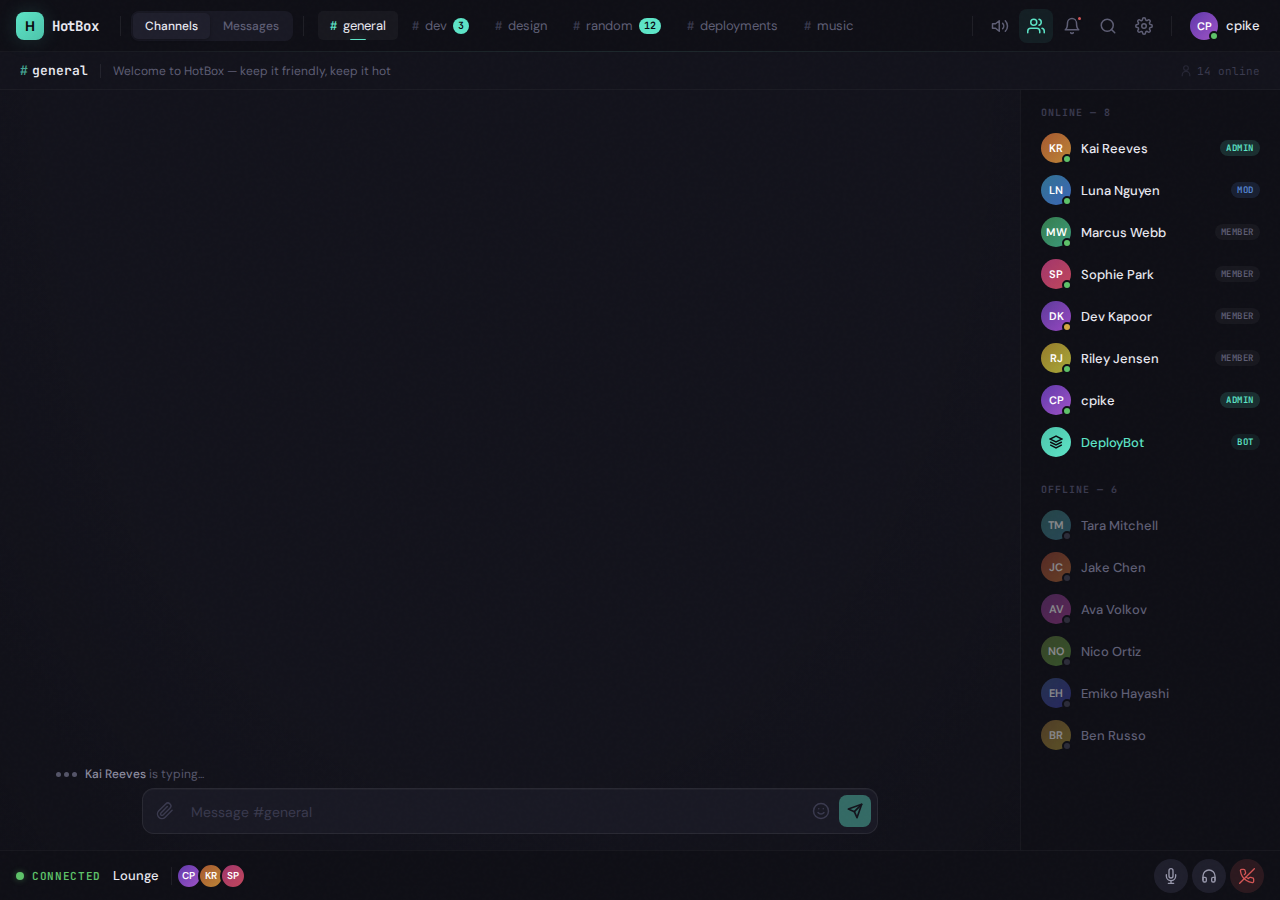
<file: prototype/redesign.html>
<!DOCTYPE html>
<html lang="en">
<head>
<meta charset="UTF-8">
<meta name="viewport" content="width=device-width, initial-scale=1.0">
<title>HotBox — Redesign Prototype</title>
<link rel="preconnect" href="https://fonts.googleapis.com">
<link href="https://fonts.googleapis.com/css2?family=DM+Sans:ital,opsz,wght@0,9..40,300;0,9..40,400;0,9..40,500;0,9..40,600;0,9..40,700;1,9..40,400&family=JetBrains+Mono:wght@400;500;600;700&display=swap" rel="stylesheet">
<style>
/* ============================================================
   DESIGN TOKENS
   ============================================================ */
:root {
  /* Background depth scale — cool slate with blue undertone */
  --bg-void: #08080b;
  --bg-deepest: #0b0b10;
  --bg-deep: #0f0f16;
  --bg-base: #13131c;
  --bg-raised: #191924;
  --bg-surface: #1f1f2c;
  --bg-hover: #262635;
  --bg-active: #2e2e3f;
  --bg-elevated: #35354a;

  /* Glass layers */
  --glass-subtle: rgba(255, 255, 255, 0.02);
  --glass-light: rgba(255, 255, 255, 0.04);
  --glass-medium: rgba(255, 255, 255, 0.06);
  --glass-strong: rgba(255, 255, 255, 0.08);

  /* Text hierarchy */
  --text-primary: #e8e8f0;
  --text-secondary: #9898ac;
  --text-muted: #5e5e74;
  --text-faint: #3a3a4e;
  --text-ghost: #2a2a3c;

  /* Accent — mint/teal spectrum */
  --accent: #5de4c7;
  --accent-bright: #7aecd5;
  --accent-soft: #4dc4ab;
  --accent-dim: rgba(93, 228, 199, 0.15);
  --accent-wash: rgba(93, 228, 199, 0.08);
  --accent-ghost: rgba(93, 228, 199, 0.04);
  --accent-glow: 0 0 20px rgba(93, 228, 199, 0.15);
  --accent-glow-strong: 0 0 30px rgba(93, 228, 199, 0.25);

  /* Status */
  --online: #5ec269;
  --idle: #d4a843;
  --dnd: #d45555;
  --offline: #4a4a5c;

  /* Semantic */
  --danger: #d45555;
  --warning: #d4a843;
  --success: #5ec269;
  --info: #5586d4;

  /* Borders */
  --border-subtle: rgba(255, 255, 255, 0.04);
  --border-light: rgba(255, 255, 255, 0.07);
  --border-medium: rgba(255, 255, 255, 0.10);
  --border-accent: rgba(93, 228, 199, 0.25);

  /* Shadows */
  --shadow-sm: 0 1px 3px rgba(0, 0, 0, 0.3);
  --shadow-md: 0 4px 16px rgba(0, 0, 0, 0.4);
  --shadow-lg: 0 8px 32px rgba(0, 0, 0, 0.5);
  --shadow-xl: 0 16px 64px rgba(0, 0, 0, 0.6);
  --shadow-inset: inset 0 1px 0 rgba(255, 255, 255, 0.03);

  /* Radius */
  --r-xs: 3px;
  --r-sm: 5px;
  --r-md: 8px;
  --r-lg: 12px;
  --r-xl: 16px;
  --r-pill: 9999px;

  /* Transitions */
  --t-fast: 80ms ease;
  --t-base: 150ms ease;
  --t-smooth: 250ms cubic-bezier(0.4, 0, 0.2, 1);
  --t-spring: 350ms cubic-bezier(0.34, 1.56, 0.64, 1);

  /* Typography */
  --font-body: 'DM Sans', -apple-system, BlinkMacSystemFont, sans-serif;
  --font-mono: 'JetBrains Mono', 'SF Mono', 'Consolas', monospace;

  /* Topbar height */
  --topbar-h: 52px;
  --infobar-h: 38px;
  --voicebar-h: 50px;
  --input-area-h: 72px;
}

/* ============================================================
   RESET & BASE
   ============================================================ */
*, *::before, *::after { box-sizing: border-box; margin: 0; padding: 0; }

html, body {
  height: 100%; width: 100%;
  font-family: var(--font-body);
  font-size: 14px;
  color: var(--text-primary);
  background: var(--bg-void);
  -webkit-font-smoothing: antialiased;
  -moz-osx-font-smoothing: grayscale;
  overflow: hidden;
  user-select: none;
}

::selection {
  background: rgba(93, 228, 199, 0.25);
  color: var(--text-primary);
}

::-webkit-scrollbar { width: 6px; }
::-webkit-scrollbar-track { background: transparent; }
::-webkit-scrollbar-thumb { background: var(--glass-medium); border-radius: var(--r-pill); }
::-webkit-scrollbar-thumb:hover { background: var(--glass-strong); }

a { color: var(--accent); text-decoration: none; }
button { font-family: inherit; border: none; cursor: pointer; background: none; color: inherit; }
input, textarea { font-family: inherit; border: none; outline: none; color: inherit; background: none; }

/* ============================================================
   UTILITY CLASSES
   ============================================================ */
.mono { font-family: var(--font-mono); }
.uppercase { text-transform: uppercase; letter-spacing: 0.08em; }
.truncate { overflow: hidden; text-overflow: ellipsis; white-space: nowrap; }
.flex { display: flex; }
.flex-col { display: flex; flex-direction: column; }
.items-center { align-items: center; }
.justify-between { justify-content: space-between; }
.gap-2 { gap: 2px; }
.gap-4 { gap: 4px; }
.gap-6 { gap: 6px; }
.gap-8 { gap: 8px; }
.gap-12 { gap: 12px; }
.flex-1 { flex: 1; min-width: 0; }

/* ============================================================
   APP SHELL
   ============================================================ */
.app {
  display: flex;
  flex-direction: column;
  height: 100vh;
  width: 100vw;
  background: var(--bg-deepest);
  position: relative;
}

/* Subtle noise texture overlay */
.app::before {
  content: '';
  position: fixed;
  inset: 0;
  opacity: 0.015;
  background-image: url("data:image/svg+xml,%3Csvg viewBox='0 0 256 256' xmlns='http://www.w3.org/2000/svg'%3E%3Cfilter id='n'%3E%3CfeTurbulence type='fractalNoise' baseFrequency='0.9' numOctaves='4' stitchTiles='stitch'/%3E%3C/filter%3E%3Crect width='100%25' height='100%25' filter='url(%23n)'/%3E%3C/svg%3E");
  pointer-events: none;
  z-index: 9999;
}

/* Ambient glow at top */
.app::after {
  content: '';
  position: fixed;
  top: -200px;
  left: 50%;
  transform: translateX(-50%);
  width: 600px;
  height: 400px;
  background: radial-gradient(ellipse, rgba(93, 228, 199, 0.04) 0%, transparent 70%);
  pointer-events: none;
  z-index: 0;
}

/* ============================================================
   TOP BAR
   ============================================================ */
.topbar {
  height: var(--topbar-h);
  min-height: var(--topbar-h);
  display: flex;
  align-items: center;
  padding: 0 12px;
  background: var(--bg-deep);
  border-bottom: 1px solid var(--border-subtle);
  position: relative;
  z-index: 100;
  gap: 4px;
}

/* Subtle bottom glow line */
.topbar::after {
  content: '';
  position: absolute;
  bottom: -1px;
  left: 0; right: 0;
  height: 1px;
  background: linear-gradient(90deg, transparent 0%, rgba(93, 228, 199, 0.08) 50%, transparent 100%);
}

.brand {
  display: flex;
  align-items: center;
  gap: 8px;
  padding: 0 8px 0 4px;
  margin-right: 4px;
  flex-shrink: 0;
}

.brand-icon {
  width: 28px;
  height: 28px;
  background: linear-gradient(135deg, var(--accent) 0%, var(--accent-soft) 100%);
  border-radius: var(--r-md);
  display: flex;
  align-items: center;
  justify-content: center;
  font-size: 14px;
  font-weight: 700;
  color: var(--bg-deepest);
  box-shadow: var(--accent-glow);
}

.brand-name {
  font-family: var(--font-mono);
  font-size: 14px;
  font-weight: 700;
  color: var(--text-primary);
  letter-spacing: -0.02em;
}

.topbar-divider {
  width: 1px;
  height: 20px;
  background: var(--border-light);
  margin: 0 6px;
  flex-shrink: 0;
}

/* Section Switcher */
.section-switcher {
  display: flex;
  gap: 1px;
  padding: 2px;
  background: var(--bg-raised);
  border-radius: var(--r-md);
  flex-shrink: 0;
}

.section-btn {
  padding: 5px 12px;
  font-size: 12px;
  font-weight: 500;
  color: var(--text-muted);
  border-radius: var(--r-sm);
  transition: all var(--t-base);
  position: relative;
}

.section-btn:hover { color: var(--text-secondary); background: var(--glass-subtle); }
.section-btn.active {
  color: var(--text-primary);
  background: var(--bg-surface);
  box-shadow: var(--shadow-sm);
}

/* Channel / DM Tabs */
.tab-strip {
  display: flex;
  gap: 2px;
  overflow-x: auto;
  scrollbar-width: none;
  padding: 0 4px;
  flex: 1;
  min-width: 0;
}
.tab-strip::-webkit-scrollbar { display: none; }

.tab {
  display: flex;
  align-items: center;
  gap: 6px;
  padding: 6px 12px;
  font-size: 13px;
  color: var(--text-muted);
  border-radius: var(--r-sm);
  white-space: nowrap;
  transition: all var(--t-base);
  position: relative;
  flex-shrink: 0;
}

.tab:hover { color: var(--text-secondary); background: var(--glass-subtle); }

.tab.active {
  color: var(--text-primary);
  background: var(--glass-light);
}

.tab.active::after {
  content: '';
  position: absolute;
  bottom: -1px;
  left: 50%;
  transform: translateX(-50%);
  width: 16px;
  height: 2px;
  background: var(--accent);
  border-radius: var(--r-pill);
  box-shadow: 0 0 8px rgba(93, 228, 199, 0.3);
}

.tab-hash {
  font-family: var(--font-mono);
  font-size: 12px;
  font-weight: 600;
  color: var(--text-faint);
  transition: color var(--t-base);
}
.tab:hover .tab-hash, .tab.active .tab-hash { color: var(--accent); opacity: 0.6; }
.tab.active .tab-hash { opacity: 1; }

.tab-badge {
  font-family: var(--font-mono);
  font-size: 10px;
  font-weight: 600;
  background: var(--accent);
  color: var(--bg-deepest);
  padding: 1px 5px;
  border-radius: var(--r-pill);
  min-width: 16px;
  text-align: center;
  line-height: 14px;
}

/* DM Tab Avatars */
.dm-tab-avatar {
  width: 20px;
  height: 20px;
  border-radius: var(--r-pill);
  display: flex;
  align-items: center;
  justify-content: center;
  font-size: 9px;
  font-weight: 600;
  color: white;
  position: relative;
  flex-shrink: 0;
}

.dm-status-pip {
  position: absolute;
  bottom: -1px;
  right: -1px;
  width: 8px;
  height: 8px;
  border-radius: 50%;
  border: 2px solid var(--bg-deep);
}

/* Topbar Controls */
.topbar-controls {
  display: flex;
  align-items: center;
  gap: 2px;
  flex-shrink: 0;
}

.topbar-btn {
  width: 34px;
  height: 34px;
  display: flex;
  align-items: center;
  justify-content: center;
  border-radius: var(--r-md);
  color: var(--text-muted);
  transition: all var(--t-base);
  position: relative;
}

.topbar-btn:hover { color: var(--text-secondary); background: var(--glass-light); }
.topbar-btn.active { color: var(--accent); background: var(--accent-wash); }
.topbar-btn svg { width: 18px; height: 18px; }

.topbar-btn .notif-dot {
  position: absolute;
  top: 6px;
  right: 6px;
  width: 7px;
  height: 7px;
  background: var(--danger);
  border-radius: 50%;
  border: 2px solid var(--bg-deep);
}

/* User pill */
.user-pill {
  display: flex;
  align-items: center;
  gap: 8px;
  padding: 4px 8px 4px 4px;
  border-radius: var(--r-pill);
  transition: background var(--t-base);
  cursor: pointer;
  margin-left: 4px;
}
.user-pill:hover { background: var(--glass-light); }

.user-avatar {
  width: 28px;
  height: 28px;
  border-radius: var(--r-pill);
  display: flex;
  align-items: center;
  justify-content: center;
  font-size: 11px;
  font-weight: 600;
  color: white;
  position: relative;
}

.user-avatar .status-ring {
  position: absolute;
  bottom: -1px;
  right: -1px;
  width: 10px;
  height: 10px;
  border-radius: 50%;
  border: 2px solid var(--bg-deep);
}

.user-name {
  font-size: 13px;
  font-weight: 500;
  color: var(--text-primary);
}

/* ============================================================
   CHANNEL INFO BAR
   ============================================================ */
.infobar {
  height: var(--infobar-h);
  min-height: var(--infobar-h);
  display: flex;
  align-items: center;
  padding: 0 20px;
  background: var(--bg-base);
  border-bottom: 1px solid var(--border-subtle);
  gap: 12px;
  position: relative;
  z-index: 50;
}

.infobar-channel {
  font-family: var(--font-mono);
  font-size: 13px;
  font-weight: 600;
  color: var(--text-primary);
  display: flex;
  align-items: center;
  gap: 4px;
  flex-shrink: 0;
}

.infobar-channel .hash { color: var(--accent); opacity: 0.7; }

.infobar-sep {
  width: 1px;
  height: 14px;
  background: var(--border-light);
  flex-shrink: 0;
}

.infobar-topic {
  font-size: 12px;
  color: var(--text-muted);
  flex: 1;
  min-width: 0;
  overflow: hidden;
  text-overflow: ellipsis;
  white-space: nowrap;
}

.infobar-members {
  font-family: var(--font-mono);
  font-size: 11px;
  color: var(--text-faint);
  display: flex;
  align-items: center;
  gap: 4px;
  flex-shrink: 0;
}

.infobar-members svg { width: 14px; height: 14px; opacity: 0.5; }

/* ============================================================
   MAIN CONTENT AREA
   ============================================================ */
.main-content {
  flex: 1;
  display: flex;
  overflow: hidden;
  position: relative;
  z-index: 10;
}

.chat-area {
  flex: 1;
  display: flex;
  flex-direction: column;
  min-width: 0;
  background: var(--bg-base);
  position: relative;
}

/* Subtle inner vignette */
.chat-area::before {
  content: '';
  position: absolute;
  inset: 0;
  background: radial-gradient(ellipse at 50% 0%, transparent 60%, rgba(0,0,0,0.15) 100%);
  pointer-events: none;
  z-index: 1;
}

/* ============================================================
   MESSAGE LIST
   ============================================================ */
.messages-viewport {
  flex: 1;
  overflow-y: auto;
  overflow-x: hidden;
  position: relative;
  z-index: 2;
}

.messages-container {
  max-width: 800px;
  margin: 0 auto;
  padding: 16px 32px 8px;
  display: flex;
  flex-direction: column;
  min-height: 100%;
  justify-content: flex-end;
}

/* Date separator */
.date-separator {
  display: flex;
  align-items: center;
  gap: 16px;
  margin: 20px 0 12px;
  opacity: 0;
  animation: fadeSlideIn 0.3s ease forwards;
}

.date-separator-line {
  flex: 1;
  height: 1px;
  background: linear-gradient(90deg, transparent, var(--border-light), transparent);
}

.date-separator-text {
  font-family: var(--font-mono);
  font-size: 10px;
  font-weight: 600;
  text-transform: uppercase;
  letter-spacing: 0.1em;
  color: var(--text-faint);
  white-space: nowrap;
}

/* New messages divider */
.new-messages-divider {
  display: flex;
  align-items: center;
  gap: 12px;
  margin: 16px 0 8px;
  opacity: 0;
  animation: fadeSlideIn 0.3s ease 0.1s forwards;
}

.new-messages-divider-line {
  flex: 1;
  height: 1px;
  background: var(--danger);
  opacity: 0.4;
}

.new-messages-divider-text {
  font-family: var(--font-mono);
  font-size: 10px;
  font-weight: 600;
  text-transform: uppercase;
  letter-spacing: 0.08em;
  color: var(--danger);
  white-space: nowrap;
}

/* Message */
.message-group {
  padding: 2px 0;
  opacity: 0;
  animation: messageIn 0.35s ease forwards;
}

.message {
  display: flex;
  gap: 12px;
  padding: 8px 8px;
  border-radius: var(--r-md);
  position: relative;
  transition: background var(--t-fast);
  margin: 0 -8px;
}

.message:hover { background: var(--glass-subtle); }

.message:hover .message-actions {
  opacity: 1;
  transform: translateY(0);
  pointer-events: all;
}

.message-avatar {
  width: 36px;
  height: 36px;
  border-radius: var(--r-pill);
  display: flex;
  align-items: center;
  justify-content: center;
  font-size: 13px;
  font-weight: 600;
  color: white;
  flex-shrink: 0;
  margin-top: 2px;
  transition: transform var(--t-base);
}

.message:hover .message-avatar { transform: scale(1.05); }

.message-body { flex: 1; min-width: 0; }

.message-header {
  display: flex;
  align-items: baseline;
  gap: 8px;
  margin-bottom: 3px;
}

.message-author {
  font-size: 13px;
  font-weight: 600;
  transition: color var(--t-fast);
  cursor: pointer;
}

.message-author:hover { text-decoration: underline; }

.message-timestamp {
  font-family: var(--font-mono);
  font-size: 10px;
  color: var(--text-faint);
  letter-spacing: 0.02em;
  transition: color var(--t-fast);
}

.message:hover .message-timestamp { color: var(--text-muted); }

.message-bot-badge {
  font-family: var(--font-mono);
  font-size: 9px;
  font-weight: 700;
  text-transform: uppercase;
  letter-spacing: 0.06em;
  background: var(--accent-dim);
  color: var(--accent);
  padding: 1px 5px;
  border-radius: var(--r-xs);
}

.message-text {
  font-size: 14px;
  line-height: 1.55;
  color: var(--text-primary);
  word-break: break-word;
}

.message-text .mention {
  color: var(--accent);
  background: var(--accent-wash);
  padding: 0 3px;
  border-radius: var(--r-xs);
  font-weight: 500;
  cursor: pointer;
  transition: background var(--t-fast);
}

.message-text .mention:hover { background: var(--accent-dim); }

.message-text code {
  font-family: var(--font-mono);
  font-size: 12px;
  background: var(--bg-raised);
  padding: 2px 5px;
  border-radius: var(--r-xs);
  border: 1px solid var(--border-subtle);
}

/* Continuation message (same author) */
.message-continuation {
  display: flex;
  gap: 12px;
  padding: 1px 8px;
  border-radius: var(--r-md);
  position: relative;
  transition: background var(--t-fast);
  margin: 0 -8px;
}

.message-continuation:hover { background: var(--glass-subtle); }

.message-continuation:hover .message-actions {
  opacity: 1;
  transform: translateY(0);
  pointer-events: all;
}

.message-continuation:hover .cont-time { opacity: 1; }

.message-cont-gutter {
  width: 36px;
  flex-shrink: 0;
  display: flex;
  align-items: center;
  justify-content: center;
}

.cont-time {
  font-family: var(--font-mono);
  font-size: 9px;
  color: var(--text-faint);
  opacity: 0;
  transition: opacity var(--t-fast);
}

.message-cont-body {
  flex: 1;
  min-width: 0;
}

.message-cont-text {
  font-size: 14px;
  line-height: 1.55;
  color: var(--text-primary);
  word-break: break-word;
}

/* Message hover actions */
.message-actions {
  position: absolute;
  top: -14px;
  right: 8px;
  display: flex;
  gap: 1px;
  padding: 2px;
  background: var(--bg-surface);
  border: 1px solid var(--border-light);
  border-radius: var(--r-md);
  box-shadow: var(--shadow-md);
  opacity: 0;
  transform: translateY(4px);
  transition: all var(--t-base);
  pointer-events: none;
  z-index: 20;
}

.action-btn {
  width: 28px;
  height: 28px;
  display: flex;
  align-items: center;
  justify-content: center;
  border-radius: var(--r-sm);
  color: var(--text-muted);
  transition: all var(--t-fast);
}

.action-btn:hover { color: var(--text-primary); background: var(--glass-medium); }
.action-btn svg { width: 15px; height: 15px; }

/* ============================================================
   TYPING INDICATOR
   ============================================================ */
.typing-indicator {
  padding: 6px 8px 6px 56px;
  display: flex;
  align-items: center;
  gap: 8px;
}

.typing-dots {
  display: flex;
  gap: 3px;
}

.typing-dot {
  width: 5px;
  height: 5px;
  background: var(--text-muted);
  border-radius: 50%;
  animation: typingBounce 1.2s ease-in-out infinite;
}

.typing-dot:nth-child(2) { animation-delay: 0.15s; }
.typing-dot:nth-child(3) { animation-delay: 0.3s; }

.typing-text {
  font-size: 12px;
  color: var(--text-muted);
}

.typing-text strong {
  color: var(--text-secondary);
  font-weight: 500;
}

/* ============================================================
   MESSAGE INPUT
   ============================================================ */
.input-area {
  padding: 0 32px 16px;
  max-width: 800px;
  margin: 0 auto;
  width: 100%;
  position: relative;
  z-index: 2;
}

.input-wrapper {
  display: flex;
  align-items: flex-end;
  gap: 0;
  background: var(--bg-raised);
  border: 1px solid var(--border-light);
  border-radius: var(--r-lg);
  padding: 4px;
  transition: all var(--t-base);
  box-shadow: var(--shadow-inset);
}

.input-wrapper:focus-within {
  border-color: var(--border-accent);
  box-shadow: var(--shadow-inset), 0 0 0 3px rgba(93, 228, 199, 0.06);
}

.input-left-btns {
  display: flex;
  gap: 2px;
  padding: 2px;
}

.input-btn {
  width: 32px;
  height: 32px;
  display: flex;
  align-items: center;
  justify-content: center;
  border-radius: var(--r-md);
  color: var(--text-faint);
  transition: all var(--t-fast);
}

.input-btn:hover { color: var(--text-secondary); background: var(--glass-light); }
.input-btn svg { width: 18px; height: 18px; }

.input-field {
  flex: 1;
  padding: 7px 8px;
  font-size: 14px;
  line-height: 1.45;
  color: var(--text-primary);
  min-height: 32px;
  resize: none;
}

.input-field::placeholder { color: var(--text-faint); }

.input-right {
  display: flex;
  align-items: center;
  gap: 2px;
  padding: 2px;
}

.send-btn {
  width: 32px;
  height: 32px;
  display: flex;
  align-items: center;
  justify-content: center;
  border-radius: var(--r-md);
  background: var(--accent);
  color: var(--bg-deepest);
  transition: all var(--t-base);
  opacity: 0.4;
}

.send-btn.has-content { opacity: 1; }
.send-btn.has-content:hover { background: var(--accent-bright); box-shadow: var(--accent-glow); }
.send-btn svg { width: 16px; height: 16px; }

/* ============================================================
   MEMBERS PANEL
   ============================================================ */
.members-panel {
  width: 260px;
  min-width: 260px;
  background: var(--bg-deep);
  border-left: 1px solid var(--border-subtle);
  display: flex;
  flex-direction: column;
  overflow-y: auto;
  transition: all var(--t-smooth);
  transform: translateX(0);
}

.members-panel.hidden {
  width: 0;
  min-width: 0;
  opacity: 0;
  transform: translateX(20px);
  overflow: hidden;
  border-left: none;
}

.members-section {
  padding: 16px 12px 4px;
}

.members-section-label {
  font-family: var(--font-mono);
  font-size: 10px;
  font-weight: 700;
  text-transform: uppercase;
  letter-spacing: 0.1em;
  color: var(--text-faint);
  padding: 0 8px 8px;
}

.member-item {
  display: flex;
  align-items: center;
  gap: 10px;
  padding: 6px 8px;
  border-radius: var(--r-md);
  transition: background var(--t-fast);
  cursor: pointer;
}

.member-item:hover { background: var(--glass-light); }

.member-avatar {
  width: 30px;
  height: 30px;
  border-radius: var(--r-pill);
  display: flex;
  align-items: center;
  justify-content: center;
  font-size: 11px;
  font-weight: 600;
  color: white;
  position: relative;
  flex-shrink: 0;
}

.member-status {
  position: absolute;
  bottom: -1px;
  right: -1px;
  width: 10px;
  height: 10px;
  border-radius: 50%;
  border: 2.5px solid var(--bg-deep);
}

.member-info { flex: 1; min-width: 0; }

.member-name {
  font-size: 13px;
  font-weight: 500;
  color: var(--text-primary);
  overflow: hidden;
  text-overflow: ellipsis;
  white-space: nowrap;
}

.member-role {
  font-family: var(--font-mono);
  font-size: 9px;
  font-weight: 600;
  text-transform: uppercase;
  letter-spacing: 0.06em;
  padding: 2px 6px;
  border-radius: var(--r-pill);
  flex-shrink: 0;
}

.role-admin { background: var(--accent-dim); color: var(--accent); }
.role-mod { background: rgba(85, 134, 212, 0.15); color: var(--info); }
.role-member { background: var(--glass-light); color: var(--text-muted); }

.member-offline .member-name { color: var(--text-muted); }
.member-offline .member-avatar { opacity: 0.5; }

/* ============================================================
   VOICE BAR
   ============================================================ */
.voice-bar {
  height: var(--voicebar-h);
  min-height: var(--voicebar-h);
  display: flex;
  align-items: center;
  padding: 0 16px;
  background: var(--bg-deep);
  border-top: 1px solid var(--border-subtle);
  gap: 12px;
  position: relative;
  z-index: 50;
}

.voice-connected-indicator {
  display: flex;
  align-items: center;
  gap: 8px;
}

.voice-pulse {
  width: 8px;
  height: 8px;
  background: var(--online);
  border-radius: 50%;
  animation: pulseGlow 2s ease-in-out infinite;
  box-shadow: 0 0 6px rgba(94, 194, 105, 0.4);
}

.voice-label {
  font-family: var(--font-mono);
  font-size: 11px;
  font-weight: 600;
  text-transform: uppercase;
  letter-spacing: 0.06em;
  color: var(--online);
}

.voice-channel-name {
  font-size: 13px;
  font-weight: 500;
  color: var(--text-primary);
}

.voice-sep {
  width: 1px;
  height: 18px;
  background: var(--border-light);
}

.voice-users {
  display: flex;
  align-items: center;
  margin-left: -4px;
}

.voice-user-chip {
  width: 26px;
  height: 26px;
  border-radius: var(--r-pill);
  display: flex;
  align-items: center;
  justify-content: center;
  font-size: 10px;
  font-weight: 600;
  color: white;
  border: 2px solid var(--bg-deep);
  margin-left: -4px;
  cursor: pointer;
  transition: transform var(--t-fast);
}

.voice-user-chip:hover { transform: scale(1.15); z-index: 1; }

.voice-controls {
  display: flex;
  gap: 4px;
  margin-left: auto;
}

.voice-ctrl-btn {
  width: 34px;
  height: 34px;
  display: flex;
  align-items: center;
  justify-content: center;
  border-radius: var(--r-pill);
  color: var(--text-secondary);
  background: var(--bg-surface);
  transition: all var(--t-base);
}

.voice-ctrl-btn:hover { background: var(--bg-hover); color: var(--text-primary); }
.voice-ctrl-btn.muted { background: rgba(212, 85, 85, 0.15); color: var(--danger); }
.voice-ctrl-btn.disconnect { background: rgba(212, 85, 85, 0.15); color: var(--danger); }
.voice-ctrl-btn.disconnect:hover { background: rgba(212, 85, 85, 0.25); }
.voice-ctrl-btn svg { width: 16px; height: 16px; }

/* ============================================================
   SEARCH OVERLAY
   ============================================================ */
.search-overlay {
  position: fixed;
  inset: 0;
  background: rgba(0, 0, 0, 0.6);
  backdrop-filter: blur(8px);
  display: flex;
  align-items: flex-start;
  justify-content: center;
  padding-top: 12vh;
  z-index: 1000;
  opacity: 0;
  visibility: hidden;
  transition: all var(--t-smooth);
}

.search-overlay.open {
  opacity: 1;
  visibility: visible;
}

.search-dialog {
  width: 580px;
  max-width: 90vw;
  max-height: 460px;
  background: var(--bg-raised);
  border: 1px solid var(--border-light);
  border-radius: var(--r-xl);
  box-shadow: var(--shadow-xl);
  display: flex;
  flex-direction: column;
  overflow: hidden;
  transform: translateY(-12px) scale(0.97);
  transition: all var(--t-smooth);
}

.search-overlay.open .search-dialog {
  transform: translateY(0) scale(1);
}

.search-input-wrap {
  display: flex;
  align-items: center;
  gap: 12px;
  padding: 16px 20px;
  border-bottom: 1px solid var(--border-subtle);
}

.search-input-wrap svg { width: 20px; height: 20px; color: var(--text-muted); flex-shrink: 0; }

.search-input {
  flex: 1;
  font-size: 16px;
  color: var(--text-primary);
}

.search-input::placeholder { color: var(--text-faint); }

.search-kbd {
  font-family: var(--font-mono);
  font-size: 10px;
  font-weight: 600;
  color: var(--text-faint);
  background: var(--bg-surface);
  padding: 3px 6px;
  border-radius: var(--r-xs);
  border: 1px solid var(--border-subtle);
}

.search-results {
  flex: 1;
  overflow-y: auto;
  padding: 8px;
}

.search-result {
  padding: 10px 12px;
  border-radius: var(--r-md);
  cursor: pointer;
  transition: background var(--t-fast);
}

.search-result:hover { background: var(--glass-light); }

.search-result-header {
  display: flex;
  align-items: center;
  gap: 8px;
  margin-bottom: 4px;
}

.search-result-author {
  font-size: 12px;
  font-weight: 600;
  color: var(--text-secondary);
}

.search-result-channel {
  font-family: var(--font-mono);
  font-size: 10px;
  color: var(--text-faint);
}

.search-result-time {
  font-family: var(--font-mono);
  font-size: 10px;
  color: var(--text-faint);
  margin-left: auto;
}

.search-result-snippet {
  font-size: 13px;
  color: var(--text-muted);
  line-height: 1.45;
  display: -webkit-box;
  -webkit-line-clamp: 2;
  -webkit-box-orient: vertical;
  overflow: hidden;
}

.search-result-snippet mark {
  background: var(--accent-dim);
  color: var(--accent);
  border-radius: 2px;
  padding: 0 2px;
}

.search-empty {
  display: flex;
  flex-direction: column;
  align-items: center;
  padding: 40px 20px;
  color: var(--text-faint);
}

.search-empty svg { width: 32px; height: 32px; margin-bottom: 12px; opacity: 0.4; }
.search-empty-text { font-size: 13px; }

/* ============================================================
   SETTINGS MODAL
   ============================================================ */
.modal-overlay {
  position: fixed;
  inset: 0;
  background: rgba(0, 0, 0, 0.55);
  backdrop-filter: blur(6px);
  display: flex;
  align-items: center;
  justify-content: center;
  z-index: 1000;
  opacity: 0;
  visibility: hidden;
  transition: all var(--t-smooth);
}

.modal-overlay.open {
  opacity: 1;
  visibility: visible;
}

.modal {
  width: 520px;
  max-width: 90vw;
  background: var(--bg-raised);
  border: 1px solid var(--border-light);
  border-radius: var(--r-xl);
  box-shadow: var(--shadow-xl);
  overflow: hidden;
  transform: translateY(12px) scale(0.96);
  transition: all var(--t-smooth);
}

.modal-overlay.open .modal {
  transform: translateY(0) scale(1);
}

.modal-header {
  display: flex;
  align-items: center;
  justify-content: space-between;
  padding: 20px 24px 16px;
  border-bottom: 1px solid var(--border-subtle);
}

.modal-title {
  font-size: 16px;
  font-weight: 600;
}

.modal-close {
  width: 30px;
  height: 30px;
  display: flex;
  align-items: center;
  justify-content: center;
  border-radius: var(--r-md);
  color: var(--text-muted);
  transition: all var(--t-fast);
}

.modal-close:hover { color: var(--text-primary); background: var(--glass-light); }
.modal-close svg { width: 16px; height: 16px; }

.modal-body { padding: 20px 24px 24px; }

.setting-row {
  display: flex;
  align-items: center;
  justify-content: space-between;
  padding: 12px 0;
  border-bottom: 1px solid var(--border-subtle);
}

.setting-row:last-child { border-bottom: none; }

.setting-label { font-size: 13px; font-weight: 500; }
.setting-desc { font-size: 12px; color: var(--text-muted); margin-top: 2px; }

/* Toggle switch */
.toggle {
  width: 38px;
  height: 22px;
  background: var(--bg-active);
  border-radius: var(--r-pill);
  position: relative;
  cursor: pointer;
  transition: background var(--t-base);
  flex-shrink: 0;
}

.toggle.on { background: var(--accent); }

.toggle-knob {
  width: 16px;
  height: 16px;
  background: white;
  border-radius: 50%;
  position: absolute;
  top: 3px;
  left: 3px;
  transition: transform var(--t-spring);
  box-shadow: var(--shadow-sm);
}

.toggle.on .toggle-knob { transform: translateX(16px); }

/* ============================================================
   TOAST
   ============================================================ */
.toast-container {
  position: fixed;
  bottom: 70px;
  right: 24px;
  display: flex;
  flex-direction: column;
  gap: 8px;
  z-index: 2000;
  pointer-events: none;
}

.toast {
  display: flex;
  align-items: center;
  gap: 10px;
  padding: 12px 16px;
  background: var(--bg-surface);
  border: 1px solid var(--border-light);
  border-radius: var(--r-lg);
  box-shadow: var(--shadow-lg);
  pointer-events: all;
  opacity: 0;
  transform: translateX(20px);
  animation: toastIn 0.35s var(--t-spring) forwards;
  max-width: 360px;
}

.toast-icon {
  width: 18px;
  height: 18px;
  flex-shrink: 0;
}

.toast-success .toast-icon { color: var(--success); }
.toast-info .toast-icon { color: var(--info); }

.toast-content { flex: 1; }

.toast-title {
  font-size: 13px;
  font-weight: 600;
  margin-bottom: 1px;
}

.toast-message {
  font-size: 12px;
  color: var(--text-muted);
}

.toast-dismiss {
  width: 24px;
  height: 24px;
  display: flex;
  align-items: center;
  justify-content: center;
  border-radius: var(--r-sm);
  color: var(--text-faint);
  transition: all var(--t-fast);
  flex-shrink: 0;
}

.toast-dismiss:hover { color: var(--text-secondary); background: var(--glass-light); }
.toast-dismiss svg { width: 12px; height: 12px; }

/* Toast auto-dismiss progress */
.toast-progress {
  position: absolute;
  bottom: 0;
  left: 0;
  height: 2px;
  background: var(--accent);
  border-radius: 0 0 var(--r-lg) var(--r-lg);
  animation: toastProgress 4s linear forwards;
}

/* ============================================================
   ANIMATIONS
   ============================================================ */
@keyframes fadeSlideIn {
  from { opacity: 0; transform: translateY(6px); }
  to { opacity: 1; transform: translateY(0); }
}

@keyframes messageIn {
  from { opacity: 0; transform: translateY(8px); }
  to { opacity: 1; transform: translateY(0); }
}

@keyframes typingBounce {
  0%, 60%, 100% { transform: translateY(0); }
  30% { transform: translateY(-4px); }
}

@keyframes pulseGlow {
  0%, 100% { opacity: 1; box-shadow: 0 0 6px rgba(94, 194, 105, 0.4); }
  50% { opacity: 0.6; box-shadow: 0 0 12px rgba(94, 194, 105, 0.6); }
}

@keyframes toastIn {
  from { opacity: 0; transform: translateX(20px); }
  to { opacity: 1; transform: translateX(0); }
}

@keyframes toastProgress {
  from { width: 100%; }
  to { width: 0%; }
}

@keyframes spin {
  to { transform: rotate(360deg); }
}

/* Stagger message animations */
.message-group:nth-child(1) { animation-delay: 0s; }
.message-group:nth-child(2) { animation-delay: 0.04s; }
.message-group:nth-child(3) { animation-delay: 0.08s; }
.message-group:nth-child(4) { animation-delay: 0.12s; }
.message-group:nth-child(5) { animation-delay: 0.16s; }
.message-group:nth-child(6) { animation-delay: 0.20s; }
.message-group:nth-child(7) { animation-delay: 0.24s; }
.message-group:nth-child(8) { animation-delay: 0.28s; }
.message-group:nth-child(9) { animation-delay: 0.32s; }
.message-group:nth-child(10) { animation-delay: 0.36s; }
.message-group:nth-child(11) { animation-delay: 0.40s; }
.message-group:nth-child(12) { animation-delay: 0.44s; }
</style>
</head>
<body>

<div class="app" id="app">

  <!-- ====== TOP BAR ====== -->
  <div class="topbar">
    <div class="brand">
      <div class="brand-icon">H</div>
      <span class="brand-name">HotBox</span>
    </div>

    <div class="topbar-divider"></div>

    <div class="section-switcher">
      <button class="section-btn active" data-section="channels">Channels</button>
      <button class="section-btn" data-section="dms">Messages</button>
    </div>

    <div class="topbar-divider"></div>

    <!-- Channel Tabs -->
    <div class="tab-strip" id="channelTabs">
      <button class="tab active" data-channel="general">
        <span class="tab-hash">#</span>general
      </button>
      <button class="tab" data-channel="dev">
        <span class="tab-hash">#</span>dev
        <span class="tab-badge">3</span>
      </button>
      <button class="tab" data-channel="design">
        <span class="tab-hash">#</span>design
      </button>
      <button class="tab" data-channel="random">
        <span class="tab-hash">#</span>random
        <span class="tab-badge">12</span>
      </button>
      <button class="tab" data-channel="deployments">
        <span class="tab-hash">#</span>deployments
      </button>
      <button class="tab" data-channel="music">
        <span class="tab-hash">#</span>music
      </button>
    </div>

    <!-- DM Tabs (hidden by default) -->
    <div class="tab-strip" id="dmTabs" style="display: none;">
      <button class="tab active">
        <div class="dm-tab-avatar" style="background: hsl(210, 45%, 42%);">M
          <div class="dm-status-pip" style="background: var(--online);"></div>
        </div>
        Marcus
      </button>
      <button class="tab">
        <div class="dm-tab-avatar" style="background: hsl(340, 45%, 42%);">S
          <div class="dm-status-pip" style="background: var(--idle);"></div>
        </div>
        Sophie
        <span class="tab-badge">2</span>
      </button>
      <button class="tab">
        <div class="dm-tab-avatar" style="background: hsl(160, 40%, 38%);">A
          <div class="dm-status-pip" style="background: var(--offline);"></div>
        </div>
        Alex
      </button>
    </div>

    <div class="topbar-divider"></div>

    <div class="topbar-controls">
      <button class="topbar-btn" title="Mute" id="muteBtn">
        <svg viewBox="0 0 24 24" fill="none" stroke="currentColor" stroke-width="2" stroke-linecap="round" stroke-linejoin="round"><path d="M11 5L6 9H2v6h4l5 4V5z"/><path d="M19.07 4.93a10 10 0 0 1 0 14.14"/><path d="M15.54 8.46a5 5 0 0 1 0 7.07"/></svg>
      </button>
      <button class="topbar-btn active" title="Members" id="membersToggle">
        <svg viewBox="0 0 24 24" fill="none" stroke="currentColor" stroke-width="2" stroke-linecap="round" stroke-linejoin="round"><path d="M17 21v-2a4 4 0 0 0-4-4H5a4 4 0 0 0-4 4v2"/><circle cx="9" cy="7" r="4"/><path d="M23 21v-2a4 4 0 0 0-3-3.87"/><path d="M16 3.13a4 4 0 0 1 0 7.75"/></svg>
      </button>
      <button class="topbar-btn" title="Notifications" id="notifBtn">
        <svg viewBox="0 0 24 24" fill="none" stroke="currentColor" stroke-width="2" stroke-linecap="round" stroke-linejoin="round"><path d="M18 8A6 6 0 0 0 6 8c0 7-3 9-3 9h18s-3-2-3-9"/><path d="M13.73 21a2 2 0 0 1-3.46 0"/></svg>
        <span class="notif-dot"></span>
      </button>
      <button class="topbar-btn" title="Search" id="searchBtn">
        <svg viewBox="0 0 24 24" fill="none" stroke="currentColor" stroke-width="2" stroke-linecap="round" stroke-linejoin="round"><circle cx="11" cy="11" r="8"/><line x1="21" y1="21" x2="16.65" y2="16.65"/></svg>
      </button>
      <button class="topbar-btn" title="Settings" id="settingsBtn">
        <svg viewBox="0 0 24 24" fill="none" stroke="currentColor" stroke-width="2" stroke-linecap="round" stroke-linejoin="round"><circle cx="12" cy="12" r="3"/><path d="M19.4 15a1.65 1.65 0 0 0 .33 1.82l.06.06a2 2 0 0 1 0 2.83 2 2 0 0 1-2.83 0l-.06-.06a1.65 1.65 0 0 0-1.82-.33 1.65 1.65 0 0 0-1 1.51V21a2 2 0 0 1-2 2 2 2 0 0 1-2-2v-.09A1.65 1.65 0 0 0 9 19.4a1.65 1.65 0 0 0-1.82.33l-.06.06a2 2 0 0 1-2.83 0 2 2 0 0 1 0-2.83l.06-.06A1.65 1.65 0 0 0 4.68 15a1.65 1.65 0 0 0-1.51-1H3a2 2 0 0 1-2-2 2 2 0 0 1 2-2h.09A1.65 1.65 0 0 0 4.6 9a1.65 1.65 0 0 0-.33-1.82l-.06-.06a2 2 0 0 1 0-2.83 2 2 0 0 1 2.83 0l.06.06A1.65 1.65 0 0 0 9 4.68a1.65 1.65 0 0 0 1-1.51V3a2 2 0 0 1 2-2 2 2 0 0 1 2 2v.09a1.65 1.65 0 0 0 1 1.51 1.65 1.65 0 0 0 1.82-.33l.06-.06a2 2 0 0 1 2.83 0 2 2 0 0 1 0 2.83l-.06.06A1.65 1.65 0 0 0 19.4 9a1.65 1.65 0 0 0 1.51 1H21a2 2 0 0 1 2 2 2 2 0 0 1-2 2h-.09a1.65 1.65 0 0 0-1.51 1z"/></svg>
      </button>
    </div>

    <div class="topbar-divider"></div>

    <div class="user-pill" id="userPill">
      <div class="user-avatar" style="background: linear-gradient(135deg, hsl(260, 50%, 45%), hsl(280, 50%, 55%));">
        CP
        <div class="status-ring" style="background: var(--online);"></div>
      </div>
      <span class="user-name">cpike</span>
    </div>
  </div>

  <!-- ====== CHANNEL INFO BAR ====== -->
  <div class="infobar">
    <div class="infobar-channel">
      <span class="hash">#</span>general
    </div>
    <div class="infobar-sep"></div>
    <div class="infobar-topic">Welcome to HotBox — keep it friendly, keep it hot</div>
    <div class="infobar-members">
      <svg viewBox="0 0 24 24" fill="none" stroke="currentColor" stroke-width="2"><circle cx="12" cy="7" r="4"/><path d="M5.5 21v-2a6.5 6.5 0 0 1 13 0v2"/></svg>
      14 online
    </div>
  </div>

  <!-- ====== MAIN CONTENT ====== -->
  <div class="main-content">

    <!-- Chat Area -->
    <div class="chat-area">
      <div class="messages-viewport" id="messagesViewport">
        <div class="messages-container">

          <!-- Date Separator -->
          <div class="date-separator message-group">
            <div class="date-separator-line"></div>
            <div class="date-separator-text">March 3, 2026</div>
            <div class="date-separator-line"></div>
          </div>

          <!-- Message 1 -->
          <div class="message-group">
            <div class="message">
              <div class="message-avatar" style="background: linear-gradient(135deg, hsl(20, 55%, 42%), hsl(35, 55%, 48%));">KR</div>
              <div class="message-body">
                <div class="message-header">
                  <span class="message-author" style="color: hsl(25, 70%, 70%);">Kai Reeves</span>
                  <span class="message-timestamp">9:14 AM</span>
                </div>
                <div class="message-text">Morning everyone! Just pushed the new auth flow to staging. Can someone give it a spin when you get a chance?</div>
              </div>
              <div class="message-actions">
                <button class="action-btn" title="React"><svg viewBox="0 0 24 24" fill="none" stroke="currentColor" stroke-width="2" stroke-linecap="round" stroke-linejoin="round"><circle cx="12" cy="12" r="10"/><path d="M8 14s1.5 2 4 2 4-2 4-2"/><line x1="9" y1="9" x2="9.01" y2="9"/><line x1="15" y1="9" x2="15.01" y2="9"/></svg></button>
                <button class="action-btn" title="Reply"><svg viewBox="0 0 24 24" fill="none" stroke="currentColor" stroke-width="2" stroke-linecap="round" stroke-linejoin="round"><polyline points="9 17 4 12 9 7"/><path d="M20 18v-2a4 4 0 0 0-4-4H4"/></svg></button>
                <button class="action-btn" title="More"><svg viewBox="0 0 24 24" fill="none" stroke="currentColor" stroke-width="2" stroke-linecap="round" stroke-linejoin="round"><circle cx="12" cy="12" r="1"/><circle cx="19" cy="12" r="1"/><circle cx="5" cy="12" r="1"/></svg></button>
              </div>
            </div>
          </div>

          <!-- Message 2 -->
          <div class="message-group">
            <div class="message">
              <div class="message-avatar" style="background: linear-gradient(135deg, hsl(200, 50%, 38%), hsl(220, 50%, 48%));">LN</div>
              <div class="message-body">
                <div class="message-header">
                  <span class="message-author" style="color: hsl(210, 70%, 72%);">Luna Nguyen</span>
                  <span class="message-timestamp">9:17 AM</span>
                </div>
                <div class="message-text">On it! Does the OAuth callback still use <code>/auth/callback</code> or did that change?</div>
              </div>
              <div class="message-actions">
                <button class="action-btn" title="React"><svg viewBox="0 0 24 24" fill="none" stroke="currentColor" stroke-width="2" stroke-linecap="round" stroke-linejoin="round"><circle cx="12" cy="12" r="10"/><path d="M8 14s1.5 2 4 2 4-2 4-2"/><line x1="9" y1="9" x2="9.01" y2="9"/><line x1="15" y1="9" x2="15.01" y2="9"/></svg></button>
                <button class="action-btn" title="Reply"><svg viewBox="0 0 24 24" fill="none" stroke="currentColor" stroke-width="2" stroke-linecap="round" stroke-linejoin="round"><polyline points="9 17 4 12 9 7"/><path d="M20 18v-2a4 4 0 0 0-4-4H4"/></svg></button>
                <button class="action-btn" title="More"><svg viewBox="0 0 24 24" fill="none" stroke="currentColor" stroke-width="2" stroke-linecap="round" stroke-linejoin="round"><circle cx="12" cy="12" r="1"/><circle cx="19" cy="12" r="1"/><circle cx="5" cy="12" r="1"/></svg></button>
              </div>
            </div>
          </div>

          <!-- Message 3 - same author continuation -->
          <div class="message-group">
            <div class="message">
              <div class="message-avatar" style="background: linear-gradient(135deg, hsl(20, 55%, 42%), hsl(35, 55%, 48%));">KR</div>
              <div class="message-body">
                <div class="message-header">
                  <span class="message-author" style="color: hsl(25, 70%, 70%);">Kai Reeves</span>
                  <span class="message-timestamp">9:18 AM</span>
                </div>
                <div class="message-text">Same route, but I added a <code>state</code> param for CSRF. Should be transparent to the UI.</div>
              </div>
              <div class="message-actions">
                <button class="action-btn" title="React"><svg viewBox="0 0 24 24" fill="none" stroke="currentColor" stroke-width="2" stroke-linecap="round" stroke-linejoin="round"><circle cx="12" cy="12" r="10"/><path d="M8 14s1.5 2 4 2 4-2 4-2"/><line x1="9" y1="9" x2="9.01" y2="9"/><line x1="15" y1="9" x2="15.01" y2="9"/></svg></button>
                <button class="action-btn" title="Reply"><svg viewBox="0 0 24 24" fill="none" stroke="currentColor" stroke-width="2" stroke-linecap="round" stroke-linejoin="round"><polyline points="9 17 4 12 9 7"/><path d="M20 18v-2a4 4 0 0 0-4-4H4"/></svg></button>
                <button class="action-btn" title="More"><svg viewBox="0 0 24 24" fill="none" stroke="currentColor" stroke-width="2" stroke-linecap="round" stroke-linejoin="round"><circle cx="12" cy="12" r="1"/><circle cx="19" cy="12" r="1"/><circle cx="5" cy="12" r="1"/></svg></button>
              </div>
            </div>
            <div class="message-continuation">
              <div class="message-cont-gutter"><span class="cont-time">9:18</span></div>
              <div class="message-cont-body">
                <div class="message-cont-text">Also added rate limiting on the token endpoint — 10 req/min per IP</div>
              </div>
              <div class="message-actions">
                <button class="action-btn" title="React"><svg viewBox="0 0 24 24" fill="none" stroke="currentColor" stroke-width="2" stroke-linecap="round" stroke-linejoin="round"><circle cx="12" cy="12" r="10"/><path d="M8 14s1.5 2 4 2 4-2 4-2"/><line x1="9" y1="9" x2="9.01" y2="9"/><line x1="15" y1="9" x2="15.01" y2="9"/></svg></button>
                <button class="action-btn" title="Reply"><svg viewBox="0 0 24 24" fill="none" stroke="currentColor" stroke-width="2" stroke-linecap="round" stroke-linejoin="round"><polyline points="9 17 4 12 9 7"/><path d="M20 18v-2a4 4 0 0 0-4-4H4"/></svg></button>
                <button class="action-btn" title="More"><svg viewBox="0 0 24 24" fill="none" stroke="currentColor" stroke-width="2" stroke-linecap="round" stroke-linejoin="round"><circle cx="12" cy="12" r="1"/><circle cx="19" cy="12" r="1"/><circle cx="5" cy="12" r="1"/></svg></button>
              </div>
            </div>
          </div>

          <!-- Message 4 -->
          <div class="message-group">
            <div class="message">
              <div class="message-avatar" style="background: linear-gradient(135deg, hsl(140, 40%, 35%), hsl(160, 45%, 42%));">MW</div>
              <div class="message-body">
                <div class="message-header">
                  <span class="message-author" style="color: hsl(150, 55%, 68%);">Marcus Webb</span>
                  <span class="message-timestamp">9:22 AM</span>
                </div>
                <div class="message-text">Nice, the rate limiting is solid. <span class="mention">@Luna Nguyen</span> I tested it last night — the redirect flow is smooth. Just make sure you clear the old session cookie first.</div>
              </div>
              <div class="message-actions">
                <button class="action-btn" title="React"><svg viewBox="0 0 24 24" fill="none" stroke="currentColor" stroke-width="2" stroke-linecap="round" stroke-linejoin="round"><circle cx="12" cy="12" r="10"/><path d="M8 14s1.5 2 4 2 4-2 4-2"/><line x1="9" y1="9" x2="9.01" y2="9"/><line x1="15" y1="9" x2="15.01" y2="9"/></svg></button>
                <button class="action-btn" title="Reply"><svg viewBox="0 0 24 24" fill="none" stroke="currentColor" stroke-width="2" stroke-linecap="round" stroke-linejoin="round"><polyline points="9 17 4 12 9 7"/><path d="M20 18v-2a4 4 0 0 0-4-4H4"/></svg></button>
                <button class="action-btn" title="More"><svg viewBox="0 0 24 24" fill="none" stroke="currentColor" stroke-width="2" stroke-linecap="round" stroke-linejoin="round"><circle cx="12" cy="12" r="1"/><circle cx="19" cy="12" r="1"/><circle cx="5" cy="12" r="1"/></svg></button>
              </div>
            </div>
          </div>

          <!-- Message 5 - Bot message -->
          <div class="message-group">
            <div class="message">
              <div class="message-avatar" style="background: linear-gradient(135deg, var(--accent-soft), var(--accent));">
                <svg width="18" height="18" viewBox="0 0 24 24" fill="none" stroke="var(--bg-deepest)" stroke-width="2.5" stroke-linecap="round" stroke-linejoin="round"><path d="M12 2L2 7l10 5 10-5-10-5z"/><path d="M2 17l10 5 10-5"/><path d="M2 12l10 5 10-5"/></svg>
              </div>
              <div class="message-body">
                <div class="message-header">
                  <span class="message-author" style="color: var(--accent);">DeployBot</span>
                  <span class="message-bot-badge">BOT</span>
                  <span class="message-timestamp">9:25 AM</span>
                </div>
                <div class="message-text" style="color: var(--text-secondary);">Staging deployment <code>v2.4.1-rc3</code> completed successfully. 14 services healthy, 0 warnings.</div>
              </div>
              <div class="message-actions">
                <button class="action-btn" title="React"><svg viewBox="0 0 24 24" fill="none" stroke="currentColor" stroke-width="2" stroke-linecap="round" stroke-linejoin="round"><circle cx="12" cy="12" r="10"/><path d="M8 14s1.5 2 4 2 4-2 4-2"/><line x1="9" y1="9" x2="9.01" y2="9"/><line x1="15" y1="9" x2="15.01" y2="9"/></svg></button>
                <button class="action-btn" title="Reply"><svg viewBox="0 0 24 24" fill="none" stroke="currentColor" stroke-width="2" stroke-linecap="round" stroke-linejoin="round"><polyline points="9 17 4 12 9 7"/><path d="M20 18v-2a4 4 0 0 0-4-4H4"/></svg></button>
                <button class="action-btn" title="More"><svg viewBox="0 0 24 24" fill="none" stroke="currentColor" stroke-width="2" stroke-linecap="round" stroke-linejoin="round"><circle cx="12" cy="12" r="1"/><circle cx="19" cy="12" r="1"/><circle cx="5" cy="12" r="1"/></svg></button>
              </div>
            </div>
          </div>

          <!-- Message 6 -->
          <div class="message-group">
            <div class="message">
              <div class="message-avatar" style="background: linear-gradient(135deg, hsl(330, 50%, 42%), hsl(350, 50%, 52%));">SP</div>
              <div class="message-body">
                <div class="message-header">
                  <span class="message-author" style="color: hsl(340, 65%, 72%);">Sophie Park</span>
                  <span class="message-timestamp">9:31 AM</span>
                </div>
                <div class="message-text">Quick design question — should the login page show the server name above the form? I have two versions mocked up</div>
              </div>
              <div class="message-actions">
                <button class="action-btn" title="React"><svg viewBox="0 0 24 24" fill="none" stroke="currentColor" stroke-width="2" stroke-linecap="round" stroke-linejoin="round"><circle cx="12" cy="12" r="10"/><path d="M8 14s1.5 2 4 2 4-2 4-2"/><line x1="9" y1="9" x2="9.01" y2="9"/><line x1="15" y1="9" x2="15.01" y2="9"/></svg></button>
                <button class="action-btn" title="Reply"><svg viewBox="0 0 24 24" fill="none" stroke="currentColor" stroke-width="2" stroke-linecap="round" stroke-linejoin="round"><polyline points="9 17 4 12 9 7"/><path d="M20 18v-2a4 4 0 0 0-4-4H4"/></svg></button>
                <button class="action-btn" title="More"><svg viewBox="0 0 24 24" fill="none" stroke="currentColor" stroke-width="2" stroke-linecap="round" stroke-linejoin="round"><circle cx="12" cy="12" r="1"/><circle cx="19" cy="12" r="1"/><circle cx="5" cy="12" r="1"/></svg></button>
              </div>
            </div>
          </div>

          <!-- New Messages Divider -->
          <div class="new-messages-divider message-group">
            <div class="new-messages-divider-line"></div>
            <div class="new-messages-divider-text">New messages</div>
            <div class="new-messages-divider-line"></div>
          </div>

          <!-- Message 7 -->
          <div class="message-group">
            <div class="message">
              <div class="message-avatar" style="background: linear-gradient(135deg, hsl(260, 45%, 42%), hsl(280, 50%, 52%));">DK</div>
              <div class="message-body">
                <div class="message-header">
                  <span class="message-author" style="color: hsl(270, 60%, 74%);">Dev Kapoor</span>
                  <span class="message-timestamp">10:05 AM</span>
                </div>
                <div class="message-text">Yes! Server name adds context, especially when people are on multiple instances. Keep it subtle though — maybe 12px mono above the card?</div>
              </div>
              <div class="message-actions">
                <button class="action-btn" title="React"><svg viewBox="0 0 24 24" fill="none" stroke="currentColor" stroke-width="2" stroke-linecap="round" stroke-linejoin="round"><circle cx="12" cy="12" r="10"/><path d="M8 14s1.5 2 4 2 4-2 4-2"/><line x1="9" y1="9" x2="9.01" y2="9"/><line x1="15" y1="9" x2="15.01" y2="9"/></svg></button>
                <button class="action-btn" title="Reply"><svg viewBox="0 0 24 24" fill="none" stroke="currentColor" stroke-width="2" stroke-linecap="round" stroke-linejoin="round"><polyline points="9 17 4 12 9 7"/><path d="M20 18v-2a4 4 0 0 0-4-4H4"/></svg></button>
                <button class="action-btn" title="More"><svg viewBox="0 0 24 24" fill="none" stroke="currentColor" stroke-width="2" stroke-linecap="round" stroke-linejoin="round"><circle cx="12" cy="12" r="1"/><circle cx="19" cy="12" r="1"/><circle cx="5" cy="12" r="1"/></svg></button>
              </div>
            </div>
          </div>

          <!-- Message 8 -->
          <div class="message-group">
            <div class="message">
              <div class="message-avatar" style="background: linear-gradient(135deg, hsl(45, 55%, 38%), hsl(60, 50%, 44%));">RJ</div>
              <div class="message-body">
                <div class="message-header">
                  <span class="message-author" style="color: hsl(50, 65%, 70%);">Riley Jensen</span>
                  <span class="message-timestamp">10:08 AM</span>
                </div>
                <div class="message-text">Anyone else getting a weird flicker on the voice channel dropdown? Happens when I switch tabs quickly</div>
              </div>
              <div class="message-actions">
                <button class="action-btn" title="React"><svg viewBox="0 0 24 24" fill="none" stroke="currentColor" stroke-width="2" stroke-linecap="round" stroke-linejoin="round"><circle cx="12" cy="12" r="10"/><path d="M8 14s1.5 2 4 2 4-2 4-2"/><line x1="9" y1="9" x2="9.01" y2="9"/><line x1="15" y1="9" x2="15.01" y2="9"/></svg></button>
                <button class="action-btn" title="Reply"><svg viewBox="0 0 24 24" fill="none" stroke="currentColor" stroke-width="2" stroke-linecap="round" stroke-linejoin="round"><polyline points="9 17 4 12 9 7"/><path d="M20 18v-2a4 4 0 0 0-4-4H4"/></svg></button>
                <button class="action-btn" title="More"><svg viewBox="0 0 24 24" fill="none" stroke="currentColor" stroke-width="2" stroke-linecap="round" stroke-linejoin="round"><circle cx="12" cy="12" r="1"/><circle cx="19" cy="12" r="1"/><circle cx="5" cy="12" r="1"/></svg></button>
              </div>
            </div>
          </div>

          <!-- Message 9 -->
          <div class="message-group">
            <div class="message">
              <div class="message-avatar" style="background: linear-gradient(135deg, hsl(200, 50%, 38%), hsl(220, 50%, 48%));">LN</div>
              <div class="message-body">
                <div class="message-header">
                  <span class="message-author" style="color: hsl(210, 70%, 72%);">Luna Nguyen</span>
                  <span class="message-timestamp">10:12 AM</span>
                </div>
                <div class="message-text"><span class="mention">@Riley Jensen</span> Yeah, that's a known issue — race condition in the SignalR reconnect. <span class="mention">@Kai Reeves</span> has a fix in the pipeline</div>
              </div>
              <div class="message-actions">
                <button class="action-btn" title="React"><svg viewBox="0 0 24 24" fill="none" stroke="currentColor" stroke-width="2" stroke-linecap="round" stroke-linejoin="round"><circle cx="12" cy="12" r="10"/><path d="M8 14s1.5 2 4 2 4-2 4-2"/><line x1="9" y1="9" x2="9.01" y2="9"/><line x1="15" y1="9" x2="15.01" y2="9"/></svg></button>
                <button class="action-btn" title="Reply"><svg viewBox="0 0 24 24" fill="none" stroke="currentColor" stroke-width="2" stroke-linecap="round" stroke-linejoin="round"><polyline points="9 17 4 12 9 7"/><path d="M20 18v-2a4 4 0 0 0-4-4H4"/></svg></button>
                <button class="action-btn" title="More"><svg viewBox="0 0 24 24" fill="none" stroke="currentColor" stroke-width="2" stroke-linecap="round" stroke-linejoin="round"><circle cx="12" cy="12" r="1"/><circle cx="19" cy="12" r="1"/><circle cx="5" cy="12" r="1"/></svg></button>
              </div>
            </div>
          </div>

          <!-- Message 10 -->
          <div class="message-group">
            <div class="message">
              <div class="message-avatar" style="background: linear-gradient(135deg, hsl(330, 50%, 42%), hsl(350, 50%, 52%));">SP</div>
              <div class="message-body">
                <div class="message-header">
                  <span class="message-author" style="color: hsl(340, 65%, 72%);">Sophie Park</span>
                  <span class="message-timestamp">10:15 AM</span>
                </div>
                <div class="message-text">Thanks <span class="mention">@Dev Kapoor</span>! Going with the subtle mono approach. Also, the voice UI polish looks amazing in staging</div>
              </div>
              <div class="message-actions">
                <button class="action-btn" title="React"><svg viewBox="0 0 24 24" fill="none" stroke="currentColor" stroke-width="2" stroke-linecap="round" stroke-linejoin="round"><circle cx="12" cy="12" r="10"/><path d="M8 14s1.5 2 4 2 4-2 4-2"/><line x1="9" y1="9" x2="9.01" y2="9"/><line x1="15" y1="9" x2="15.01" y2="9"/></svg></button>
                <button class="action-btn" title="Reply"><svg viewBox="0 0 24 24" fill="none" stroke="currentColor" stroke-width="2" stroke-linecap="round" stroke-linejoin="round"><polyline points="9 17 4 12 9 7"/><path d="M20 18v-2a4 4 0 0 0-4-4H4"/></svg></button>
                <button class="action-btn" title="More"><svg viewBox="0 0 24 24" fill="none" stroke="currentColor" stroke-width="2" stroke-linecap="round" stroke-linejoin="round"><circle cx="12" cy="12" r="1"/><circle cx="19" cy="12" r="1"/><circle cx="5" cy="12" r="1"/></svg></button>
              </div>
            </div>
            <div class="message-continuation">
              <div class="message-cont-gutter"><span class="cont-time">10:15</span></div>
              <div class="message-cont-body">
                <div class="message-cont-text">We're really close to a solid v1 here</div>
              </div>
              <div class="message-actions">
                <button class="action-btn" title="React"><svg viewBox="0 0 24 24" fill="none" stroke="currentColor" stroke-width="2" stroke-linecap="round" stroke-linejoin="round"><circle cx="12" cy="12" r="10"/><path d="M8 14s1.5 2 4 2 4-2 4-2"/><line x1="9" y1="9" x2="9.01" y2="9"/><line x1="15" y1="9" x2="15.01" y2="9"/></svg></button>
                <button class="action-btn" title="Reply"><svg viewBox="0 0 24 24" fill="none" stroke="currentColor" stroke-width="2" stroke-linecap="round" stroke-linejoin="round"><polyline points="9 17 4 12 9 7"/><path d="M20 18v-2a4 4 0 0 0-4-4H4"/></svg></button>
                <button class="action-btn" title="More"><svg viewBox="0 0 24 24" fill="none" stroke="currentColor" stroke-width="2" stroke-linecap="round" stroke-linejoin="round"><circle cx="12" cy="12" r="1"/><circle cx="19" cy="12" r="1"/><circle cx="5" cy="12" r="1"/></svg></button>
              </div>
            </div>
          </div>

        </div>
      </div>

      <!-- Typing Indicator -->
      <div class="typing-indicator">
        <div class="typing-dots">
          <div class="typing-dot"></div>
          <div class="typing-dot"></div>
          <div class="typing-dot"></div>
        </div>
        <div class="typing-text"><strong>Kai Reeves</strong> is typing...</div>
      </div>

      <!-- Message Input -->
      <div class="input-area">
        <div class="input-wrapper">
          <div class="input-left-btns">
            <button class="input-btn" title="Attach file">
              <svg viewBox="0 0 24 24" fill="none" stroke="currentColor" stroke-width="2" stroke-linecap="round" stroke-linejoin="round"><path d="M21.44 11.05l-9.19 9.19a6 6 0 0 1-8.49-8.49l9.19-9.19a4 4 0 0 1 5.66 5.66l-9.2 9.19a2 2 0 0 1-2.83-2.83l8.49-8.48"/></svg>
            </button>
          </div>
          <input type="text" class="input-field" id="messageInput" placeholder="Message #general" autocomplete="off">
          <div class="input-right">
            <button class="input-btn" title="Emoji">
              <svg viewBox="0 0 24 24" fill="none" stroke="currentColor" stroke-width="2" stroke-linecap="round" stroke-linejoin="round"><circle cx="12" cy="12" r="10"/><path d="M8 14s1.5 2 4 2 4-2 4-2"/><line x1="9" y1="9" x2="9.01" y2="9"/><line x1="15" y1="9" x2="15.01" y2="9"/></svg>
            </button>
            <button class="send-btn" id="sendBtn" title="Send">
              <svg viewBox="0 0 24 24" fill="none" stroke="currentColor" stroke-width="2.5" stroke-linecap="round" stroke-linejoin="round"><line x1="22" y1="2" x2="11" y2="13"/><polygon points="22 2 15 22 11 13 2 9 22 2"/></svg>
            </button>
          </div>
        </div>
      </div>
    </div>

    <!-- Members Panel -->
    <div class="members-panel" id="membersPanel">
      <div class="members-section">
        <div class="members-section-label">Online — 8</div>

        <div class="member-item">
          <div class="member-avatar" style="background: linear-gradient(135deg, hsl(20, 55%, 42%), hsl(35, 55%, 48%));">KR
            <div class="member-status" style="background: var(--online);"></div>
          </div>
          <div class="member-info"><div class="member-name">Kai Reeves</div></div>
          <span class="member-role role-admin">Admin</span>
        </div>

        <div class="member-item">
          <div class="member-avatar" style="background: linear-gradient(135deg, hsl(200, 50%, 38%), hsl(220, 50%, 48%));">LN
            <div class="member-status" style="background: var(--online);"></div>
          </div>
          <div class="member-info"><div class="member-name">Luna Nguyen</div></div>
          <span class="member-role role-mod">Mod</span>
        </div>

        <div class="member-item">
          <div class="member-avatar" style="background: linear-gradient(135deg, hsl(140, 40%, 35%), hsl(160, 45%, 42%));">MW
            <div class="member-status" style="background: var(--online);"></div>
          </div>
          <div class="member-info"><div class="member-name">Marcus Webb</div></div>
          <span class="member-role role-member">Member</span>
        </div>

        <div class="member-item">
          <div class="member-avatar" style="background: linear-gradient(135deg, hsl(330, 50%, 42%), hsl(350, 50%, 52%));">SP
            <div class="member-status" style="background: var(--online);"></div>
          </div>
          <div class="member-info"><div class="member-name">Sophie Park</div></div>
          <span class="member-role role-member">Member</span>
        </div>

        <div class="member-item">
          <div class="member-avatar" style="background: linear-gradient(135deg, hsl(260, 45%, 42%), hsl(280, 50%, 52%));">DK
            <div class="member-status" style="background: var(--idle);"></div>
          </div>
          <div class="member-info"><div class="member-name">Dev Kapoor</div></div>
          <span class="member-role role-member">Member</span>
        </div>

        <div class="member-item">
          <div class="member-avatar" style="background: linear-gradient(135deg, hsl(45, 55%, 38%), hsl(60, 50%, 44%));">RJ
            <div class="member-status" style="background: var(--online);"></div>
          </div>
          <div class="member-info"><div class="member-name">Riley Jensen</div></div>
          <span class="member-role role-member">Member</span>
        </div>

        <div class="member-item">
          <div class="member-avatar" style="background: linear-gradient(135deg, hsl(260, 50%, 45%), hsl(280, 50%, 55%));">CP
            <div class="member-status" style="background: var(--online);"></div>
          </div>
          <div class="member-info"><div class="member-name">cpike</div></div>
          <span class="member-role role-admin">Admin</span>
        </div>

        <div class="member-item">
          <div class="member-avatar" style="background: linear-gradient(135deg, var(--accent-soft), var(--accent));">
            <svg width="14" height="14" viewBox="0 0 24 24" fill="none" stroke="var(--bg-deepest)" stroke-width="2.5"><path d="M12 2L2 7l10 5 10-5-10-5z"/><path d="M2 17l10 5 10-5"/><path d="M2 12l10 5 10-5"/></svg>
          </div>
          <div class="member-info"><div class="member-name" style="color: var(--accent);">DeployBot</div></div>
          <span class="member-role" style="background: var(--accent-wash); color: var(--accent);">Bot</span>
        </div>
      </div>

      <div class="members-section">
        <div class="members-section-label">Offline — 6</div>

        <div class="member-item member-offline">
          <div class="member-avatar" style="background: linear-gradient(135deg, hsl(180, 35%, 35%), hsl(195, 40%, 42%));">TM
            <div class="member-status" style="background: var(--offline);"></div>
          </div>
          <div class="member-info"><div class="member-name">Tara Mitchell</div></div>
        </div>

        <div class="member-item member-offline">
          <div class="member-avatar" style="background: linear-gradient(135deg, hsl(10, 50%, 40%), hsl(25, 55%, 48%));">JC
            <div class="member-status" style="background: var(--offline);"></div>
          </div>
          <div class="member-info"><div class="member-name">Jake Chen</div></div>
        </div>

        <div class="member-item member-offline">
          <div class="member-avatar" style="background: linear-gradient(135deg, hsl(290, 40%, 38%), hsl(310, 45%, 45%));">AV
            <div class="member-status" style="background: var(--offline);"></div>
          </div>
          <div class="member-info"><div class="member-name">Ava Volkov</div></div>
        </div>

        <div class="member-item member-offline">
          <div class="member-avatar" style="background: linear-gradient(135deg, hsl(85, 35%, 35%), hsl(100, 40%, 42%));">NO
            <div class="member-status" style="background: var(--offline);"></div>
          </div>
          <div class="member-info"><div class="member-name">Nico Ortiz</div></div>
        </div>

        <div class="member-item member-offline">
          <div class="member-avatar" style="background: linear-gradient(135deg, hsl(220, 40%, 38%), hsl(240, 45%, 45%));">EH
            <div class="member-status" style="background: var(--offline);"></div>
          </div>
          <div class="member-info"><div class="member-name">Emiko Hayashi</div></div>
        </div>

        <div class="member-item member-offline">
          <div class="member-avatar" style="background: linear-gradient(135deg, hsl(35, 45%, 38%), hsl(50, 50%, 44%));">BR
            <div class="member-status" style="background: var(--offline);"></div>
          </div>
          <div class="member-info"><div class="member-name">Ben Russo</div></div>
        </div>
      </div>
    </div>

  </div>

  <!-- ====== VOICE BAR ====== -->
  <div class="voice-bar">
    <div class="voice-connected-indicator">
      <div class="voice-pulse"></div>
      <span class="voice-label">Connected</span>
    </div>
    <span class="voice-channel-name">Lounge</span>
    <div class="voice-sep"></div>
    <div class="voice-users">
      <div class="voice-user-chip" style="background: linear-gradient(135deg, hsl(260, 50%, 45%), hsl(280, 50%, 55%));" title="cpike">CP</div>
      <div class="voice-user-chip" style="background: linear-gradient(135deg, hsl(20, 55%, 42%), hsl(35, 55%, 48%));" title="Kai Reeves">KR</div>
      <div class="voice-user-chip" style="background: linear-gradient(135deg, hsl(330, 50%, 42%), hsl(350, 50%, 52%));" title="Sophie Park">SP</div>
    </div>
    <div class="voice-controls">
      <button class="voice-ctrl-btn" title="Mute" id="voiceMuteBtn">
        <svg viewBox="0 0 24 24" fill="none" stroke="currentColor" stroke-width="2" stroke-linecap="round" stroke-linejoin="round"><path d="M12 1a3 3 0 0 0-3 3v8a3 3 0 0 0 6 0V4a3 3 0 0 0-3-3z"/><path d="M19 10v2a7 7 0 0 1-14 0v-2"/><line x1="12" y1="19" x2="12" y2="23"/><line x1="8" y1="23" x2="16" y2="23"/></svg>
      </button>
      <button class="voice-ctrl-btn" title="Deafen" id="voiceDeafenBtn">
        <svg viewBox="0 0 24 24" fill="none" stroke="currentColor" stroke-width="2" stroke-linecap="round" stroke-linejoin="round"><path d="M3 18v-6a9 9 0 0 1 18 0v6"/><path d="M21 19a2 2 0 0 1-2 2h-1a2 2 0 0 1-2-2v-3a2 2 0 0 1 2-2h3zM3 19a2 2 0 0 0 2 2h1a2 2 0 0 0 2-2v-3a2 2 0 0 0-2-2H3z"/></svg>
      </button>
      <button class="voice-ctrl-btn disconnect" title="Disconnect">
        <svg viewBox="0 0 24 24" fill="none" stroke="currentColor" stroke-width="2" stroke-linecap="round" stroke-linejoin="round"><path d="M10.68 13.31a16 16 0 0 0 3.41 2.6l1.27-1.27a2 2 0 0 1 2.11-.45 12.84 12.84 0 0 0 2.81.7 2 2 0 0 1 1.72 2v3a2 2 0 0 1-2.18 2 19.79 19.79 0 0 1-8.63-3.07 19.5 19.5 0 0 1-6-6 19.79 19.79 0 0 1-3.07-8.67A2 2 0 0 1 4.11 2h3a2 2 0 0 1 2 1.72 12.84 12.84 0 0 0 .7 2.81 2 2 0 0 1-.45 2.11L8.09 9.91"/><line x1="23" y1="1" x2="1" y2="23"/></svg>
      </button>
    </div>
  </div>

</div>

<!-- ====== SEARCH OVERLAY ====== -->
<div class="search-overlay" id="searchOverlay">
  <div class="search-dialog">
    <div class="search-input-wrap">
      <svg viewBox="0 0 24 24" fill="none" stroke="currentColor" stroke-width="2" stroke-linecap="round" stroke-linejoin="round"><circle cx="11" cy="11" r="8"/><line x1="21" y1="21" x2="16.65" y2="16.65"/></svg>
      <input type="text" class="search-input" id="searchInput" placeholder="Search messages..." autocomplete="off">
      <span class="search-kbd">ESC</span>
    </div>
    <div class="search-results" id="searchResults">
      <div class="search-empty">
        <svg viewBox="0 0 24 24" fill="none" stroke="currentColor" stroke-width="1.5"><circle cx="11" cy="11" r="8"/><line x1="21" y1="21" x2="16.65" y2="16.65"/></svg>
        <span class="search-empty-text">Search across all channels and DMs</span>
      </div>
    </div>
  </div>
</div>

<!-- ====== SETTINGS MODAL ====== -->
<div class="modal-overlay" id="settingsOverlay">
  <div class="modal">
    <div class="modal-header">
      <span class="modal-title">Settings</span>
      <button class="modal-close" id="settingsClose">
        <svg viewBox="0 0 24 24" fill="none" stroke="currentColor" stroke-width="2" stroke-linecap="round" stroke-linejoin="round"><line x1="18" y1="6" x2="6" y2="18"/><line x1="6" y1="6" x2="18" y2="18"/></svg>
      </button>
    </div>
    <div class="modal-body">
      <div class="setting-row">
        <div>
          <div class="setting-label">Desktop Notifications</div>
          <div class="setting-desc">Show browser notifications for new messages</div>
        </div>
        <div class="toggle on" data-toggle="notif"><div class="toggle-knob"></div></div>
      </div>
      <div class="setting-row">
        <div>
          <div class="setting-label">Message Sounds</div>
          <div class="setting-desc">Play a sound when a new message arrives</div>
        </div>
        <div class="toggle" data-toggle="sounds"><div class="toggle-knob"></div></div>
      </div>
      <div class="setting-row">
        <div>
          <div class="setting-label">Compact Mode</div>
          <div class="setting-desc">Reduce spacing between messages</div>
        </div>
        <div class="toggle" data-toggle="compact"><div class="toggle-knob"></div></div>
      </div>
      <div class="setting-row">
        <div>
          <div class="setting-label">Show Member List</div>
          <div class="setting-desc">Display the members panel by default</div>
        </div>
        <div class="toggle on" data-toggle="members"><div class="toggle-knob"></div></div>
      </div>
      <div class="setting-row">
        <div>
          <div class="setting-label">24-Hour Time</div>
          <div class="setting-desc">Use 24-hour clock format for timestamps</div>
        </div>
        <div class="toggle" data-toggle="24hr"><div class="toggle-knob"></div></div>
      </div>
    </div>
  </div>
</div>

<!-- ====== TOAST CONTAINER ====== -->
<div class="toast-container" id="toastContainer"></div>

<script>
// ============================================================
// INTERACTIVE BEHAVIORS
// ============================================================

// --- Section Switcher ---
document.querySelectorAll('.section-btn').forEach(btn => {
  btn.addEventListener('click', () => {
    document.querySelectorAll('.section-btn').forEach(b => b.classList.remove('active'));
    btn.classList.add('active');
    const section = btn.dataset.section;
    document.getElementById('channelTabs').style.display = section === 'channels' ? 'flex' : 'none';
    document.getElementById('dmTabs').style.display = section === 'dms' ? 'flex' : 'none';
  });
});

// --- Channel Tab Switching ---
document.querySelectorAll('#channelTabs .tab').forEach(tab => {
  tab.addEventListener('click', () => {
    document.querySelectorAll('#channelTabs .tab').forEach(t => t.classList.remove('active'));
    tab.classList.add('active');
    // Remove badge on click
    const badge = tab.querySelector('.tab-badge');
    if (badge) badge.remove();
    // Update infobar
    const name = tab.dataset.channel;
    document.querySelector('.infobar-channel').innerHTML = `<span class="hash">#</span>${name}`;
    document.querySelector('.input-field').placeholder = `Message #${name}`;
  });
});

// --- DM Tab Switching ---
document.querySelectorAll('#dmTabs .tab').forEach(tab => {
  tab.addEventListener('click', () => {
    document.querySelectorAll('#dmTabs .tab').forEach(t => t.classList.remove('active'));
    tab.classList.add('active');
    const badge = tab.querySelector('.tab-badge');
    if (badge) badge.remove();
  });
});

// --- Members Panel Toggle ---
const membersToggle = document.getElementById('membersToggle');
const membersPanel = document.getElementById('membersPanel');
membersToggle.addEventListener('click', () => {
  membersToggle.classList.toggle('active');
  membersPanel.classList.toggle('hidden');
});

// --- Search Overlay ---
const searchBtn = document.getElementById('searchBtn');
const searchOverlay = document.getElementById('searchOverlay');
const searchInput = document.getElementById('searchInput');
const searchResults = document.getElementById('searchResults');

searchBtn.addEventListener('click', () => {
  searchOverlay.classList.add('open');
  setTimeout(() => searchInput.focus(), 100);
});

searchOverlay.addEventListener('click', (e) => {
  if (e.target === searchOverlay) {
    searchOverlay.classList.remove('open');
    searchInput.value = '';
    resetSearchResults();
  }
});

function resetSearchResults() {
  searchResults.innerHTML = `
    <div class="search-empty">
      <svg viewBox="0 0 24 24" fill="none" stroke="currentColor" stroke-width="1.5"><circle cx="11" cy="11" r="8"/><line x1="21" y1="21" x2="16.65" y2="16.65"/></svg>
      <span class="search-empty-text">Search across all channels and DMs</span>
    </div>`;
}

// Simulated search
const sampleResults = [
  { author: 'Kai Reeves', channel: '#general', time: '9:14 AM', text: 'Just pushed the new <mark>auth</mark> flow to staging. Can someone give it a spin?' },
  { author: 'Luna Nguyen', channel: '#general', time: '9:17 AM', text: 'Does the OAuth callback still use /auth/callback or did that change?' },
  { author: 'Marcus Webb', channel: '#dev', time: 'Yesterday', text: 'The <mark>auth</mark> middleware needs to handle token refresh before expiry' },
  { author: 'Kai Reeves', channel: '#general', time: '9:18 AM', text: 'Added rate limiting on the token endpoint — 10 req/min per IP' },
];

searchInput.addEventListener('input', (e) => {
  const q = e.target.value.trim().toLowerCase();
  if (!q) { resetSearchResults(); return; }
  const filtered = sampleResults.filter(r => r.text.toLowerCase().includes(q) || r.author.toLowerCase().includes(q));
  if (filtered.length === 0) {
    searchResults.innerHTML = `
      <div class="search-empty">
        <svg viewBox="0 0 24 24" fill="none" stroke="currentColor" stroke-width="1.5"><circle cx="11" cy="11" r="8"/><line x1="21" y1="21" x2="16.65" y2="16.65"/></svg>
        <span class="search-empty-text">No results for "${q}"</span>
      </div>`;
    return;
  }
  searchResults.innerHTML = filtered.map(r => `
    <div class="search-result">
      <div class="search-result-header">
        <span class="search-result-author">${r.author}</span>
        <span class="search-result-channel">${r.channel}</span>
        <span class="search-result-time">${r.time}</span>
      </div>
      <div class="search-result-snippet">${r.text}</div>
    </div>`).join('');
});

// --- Settings Modal ---
const settingsBtn = document.getElementById('settingsBtn');
const settingsOverlay = document.getElementById('settingsOverlay');
const settingsClose = document.getElementById('settingsClose');

settingsBtn.addEventListener('click', () => settingsOverlay.classList.add('open'));
settingsClose.addEventListener('click', () => settingsOverlay.classList.remove('open'));
settingsOverlay.addEventListener('click', (e) => {
  if (e.target === settingsOverlay) settingsOverlay.classList.remove('open');
});

// --- Toggle Switches ---
document.querySelectorAll('.toggle').forEach(toggle => {
  toggle.addEventListener('click', () => toggle.classList.toggle('on'));
});

// --- Message Input ---
const messageInput = document.getElementById('messageInput');
const sendBtn = document.getElementById('sendBtn');

messageInput.addEventListener('input', () => {
  sendBtn.classList.toggle('has-content', messageInput.value.trim().length > 0);
});

messageInput.addEventListener('keydown', (e) => {
  if (e.key === 'Enter' && messageInput.value.trim()) {
    addMessage(messageInput.value.trim());
    messageInput.value = '';
    sendBtn.classList.remove('has-content');
  }
});

sendBtn.addEventListener('click', () => {
  if (messageInput.value.trim()) {
    addMessage(messageInput.value.trim());
    messageInput.value = '';
    sendBtn.classList.remove('has-content');
  }
});

function addMessage(text) {
  const container = document.querySelector('.messages-container');
  const viewport = document.getElementById('messagesViewport');
  const group = document.createElement('div');
  group.className = 'message-group';
  group.innerHTML = `
    <div class="message">
      <div class="message-avatar" style="background: linear-gradient(135deg, hsl(260, 50%, 45%), hsl(280, 50%, 55%));">CP</div>
      <div class="message-body">
        <div class="message-header">
          <span class="message-author" style="color: hsl(270, 60%, 74%);">cpike</span>
          <span class="message-timestamp">${new Date().toLocaleTimeString([], {hour: '2-digit', minute:'2-digit'})}</span>
        </div>
        <div class="message-text">${escapeHtml(text)}</div>
      </div>
      <div class="message-actions">
        <button class="action-btn" title="React"><svg viewBox="0 0 24 24" fill="none" stroke="currentColor" stroke-width="2" stroke-linecap="round" stroke-linejoin="round"><circle cx="12" cy="12" r="10"/><path d="M8 14s1.5 2 4 2 4-2 4-2"/><line x1="9" y1="9" x2="9.01" y2="9"/><line x1="15" y1="9" x2="15.01" y2="9"/></svg></button>
        <button class="action-btn" title="Reply"><svg viewBox="0 0 24 24" fill="none" stroke="currentColor" stroke-width="2" stroke-linecap="round" stroke-linejoin="round"><polyline points="9 17 4 12 9 7"/><path d="M20 18v-2a4 4 0 0 0-4-4H4"/></svg></button>
        <button class="action-btn" title="More"><svg viewBox="0 0 24 24" fill="none" stroke="currentColor" stroke-width="2" stroke-linecap="round" stroke-linejoin="round"><circle cx="12" cy="12" r="1"/><circle cx="19" cy="12" r="1"/><circle cx="5" cy="12" r="1"/></svg></button>
      </div>
    </div>`;
  container.appendChild(group);
  viewport.scrollTop = viewport.scrollHeight;
}

function escapeHtml(str) {
  const d = document.createElement('div');
  d.textContent = str;
  return d.innerHTML;
}

// --- Voice Mute/Deafen Toggle ---
document.getElementById('voiceMuteBtn').addEventListener('click', function() {
  this.classList.toggle('muted');
});
document.getElementById('voiceDeafenBtn').addEventListener('click', function() {
  this.classList.toggle('muted');
});

// --- Mute button toggle ---
document.getElementById('muteBtn').addEventListener('click', function() {
  this.classList.toggle('active');
});

// --- ESC to close overlays ---
document.addEventListener('keydown', (e) => {
  if (e.key === 'Escape') {
    searchOverlay.classList.remove('open');
    searchInput.value = '';
    resetSearchResults();
    settingsOverlay.classList.remove('open');
  }
  // Ctrl/Cmd+K for search
  if ((e.ctrlKey || e.metaKey) && e.key === 'k') {
    e.preventDefault();
    searchOverlay.classList.add('open');
    setTimeout(() => searchInput.focus(), 100);
  }
});

// --- Toast Notification Demo (on notification bell click) ---
const notifBtn = document.getElementById('notifBtn');
let toastCount = 0;

const toastMessages = [
  { type: 'success', title: 'Deployment Complete', message: 'v2.4.1 deployed to production' },
  { type: 'info', title: 'New Member', message: 'Alex Rivera just joined the server' },
  { type: 'success', title: 'Message Sent', message: 'Your invite was sent to 3 users' },
];

notifBtn.addEventListener('click', function() {
  // Remove the notification dot
  const dot = this.querySelector('.notif-dot');
  if (dot) dot.remove();

  showToast(toastMessages[toastCount % toastMessages.length]);
  toastCount++;
});

function showToast(data) {
  const container = document.getElementById('toastContainer');
  const toast = document.createElement('div');
  toast.className = `toast toast-${data.type}`;
  toast.innerHTML = `
    <svg class="toast-icon" viewBox="0 0 24 24" fill="none" stroke="currentColor" stroke-width="2" stroke-linecap="round" stroke-linejoin="round">
      ${data.type === 'success'
        ? '<path d="M22 11.08V12a10 10 0 1 1-5.93-9.14"/><polyline points="22 4 12 14.01 9 11.01"/>'
        : '<circle cx="12" cy="12" r="10"/><line x1="12" y1="16" x2="12" y2="12"/><line x1="12" y1="8" x2="12.01" y2="8"/>'}
    </svg>
    <div class="toast-content">
      <div class="toast-title">${data.title}</div>
      <div class="toast-message">${data.message}</div>
    </div>
    <button class="toast-dismiss" onclick="this.parentElement.remove()">
      <svg viewBox="0 0 24 24" fill="none" stroke="currentColor" stroke-width="2"><line x1="18" y1="6" x2="6" y2="18"/><line x1="6" y1="6" x2="18" y2="18"/></svg>
    </button>
    <div class="toast-progress"></div>`;
  container.appendChild(toast);
  setTimeout(() => toast.remove(), 4500);
}

// --- Scroll to bottom on load ---
const viewport = document.getElementById('messagesViewport');
viewport.scrollTop = viewport.scrollHeight;

// --- User pill click shows profile toast ---
document.getElementById('userPill').addEventListener('click', () => {
  showToast({ type: 'info', title: 'Profile', message: 'cpike — Online since 8:30 AM' });
});
</script>

</body>
</html>
</file>
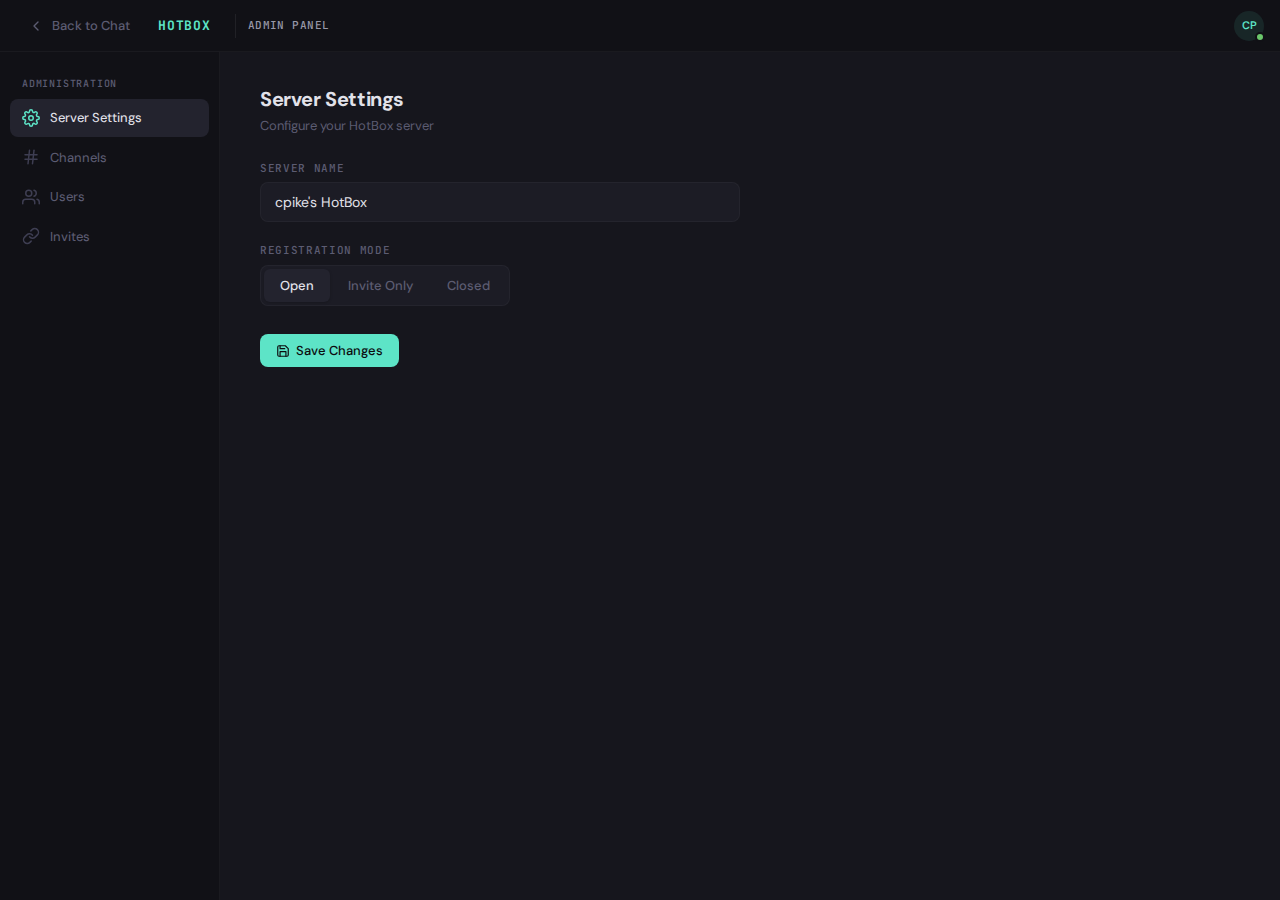
<file: prototypes/admin-panel.html>
<!DOCTYPE html>
<html lang="en">
<head>
  <meta charset="UTF-8">
  <meta name="viewport" content="width=device-width, initial-scale=1.0">
  <title>HotBox - Admin Panel</title>
  <link rel="preconnect" href="https://fonts.googleapis.com">
  <link rel="preconnect" href="https://fonts.gstatic.com" crossorigin>
  <link href="https://fonts.googleapis.com/css2?family=DM+Sans:ital,opsz,wght@0,9..40,300;0,9..40,400;0,9..40,500;0,9..40,600;0,9..40,700;1,9..40,400&family=JetBrains+Mono:wght@400;500;700&display=swap" rel="stylesheet">
  <style>
    /* ========================================
       CSS Custom Properties / Design Tokens
       (Matching main-ui-proposal.html exactly)
       ======================================== */
    :root {
      /* Background layers -- deep cool slate */
      --bg-deepest: #0c0c0f;
      --bg-deep: #111116;
      --bg-base: #16161d;
      --bg-raised: #1c1c25;
      --bg-surface: #23232e;
      --bg-hover: #2a2a37;
      --bg-active: #32323f;

      /* Text */
      --text-primary: #e2e2ea;
      --text-secondary: #9898a8;
      --text-muted: #5c5c72;
      --text-faint: #3e3e52;

      /* Accent -- cool teal/mint */
      --accent: #5de4c7;
      --accent-hover: #7aecd5;
      --accent-muted: rgba(93, 228, 199, 0.10);
      --accent-strong: #a0f0de;
      --accent-glow: rgba(93, 228, 199, 0.06);

      /* Status (from main proto) */
      --status-online: #6bc76b;
      --status-idle: #c7a63e;
      --status-dnd: #c76060;
      --status-offline: #4a4a5a;

      /* Admin-specific semantic colors */
      --danger: #c76060;
      --danger-hover: #d07070;
      --danger-muted: rgba(199, 96, 96, 0.12);
      --warning: #c7a63e;
      --warning-muted: rgba(199, 166, 62, 0.12);
      --success: #6bc76b;
      --success-muted: rgba(107, 199, 107, 0.12);

      /* Borders */
      --border-subtle: rgba(255, 255, 255, 0.04);
      --border-light: rgba(255, 255, 255, 0.07);
      --border-focus: rgba(93, 228, 199, 0.3);

      /* Misc */
      --radius-xs: 3px;
      --radius-sm: 4px;
      --radius-md: 8px;
      --radius-lg: 12px;
      --radius-pill: 9999px;
      --shadow-md: 0 4px 24px rgba(0, 0, 0, 0.5);
      --shadow-lg: 0 8px 48px rgba(0, 0, 0, 0.6);
      --shadow-overlay: 0 12px 40px rgba(0, 0, 0, 0.7), 0 0 0 1px var(--border-subtle);
      --transition-fast: 100ms ease;
      --transition-base: 180ms ease;
      --transition-smooth: 280ms cubic-bezier(0.4, 0, 0.2, 1);

      /* Typography */
      --font-body: 'DM Sans', -apple-system, BlinkMacSystemFont, sans-serif;
      --font-mono: 'JetBrains Mono', 'SF Mono', 'Consolas', monospace;
    }

    /* ========================================
       Reset & Base
       ======================================== */
    *, *::before, *::after {
      margin: 0;
      padding: 0;
      box-sizing: border-box;
    }

    html, body {
      height: 100%;
      overflow: hidden;
    }

    body {
      font-family: var(--font-body);
      background: var(--bg-deepest);
      color: var(--text-primary);
      font-size: 14px;
      line-height: 1.5;
      -webkit-font-smoothing: antialiased;
      -moz-osx-font-smoothing: grayscale;
    }

    button {
      font-family: inherit;
      font-size: inherit;
      border: none;
      background: none;
      color: inherit;
      cursor: pointer;
    }

    input, textarea, select {
      font-family: inherit;
      font-size: inherit;
      border: none;
      outline: none;
      background: none;
      color: inherit;
    }

    /* Scrollbar */
    ::-webkit-scrollbar {
      width: 6px;
    }
    ::-webkit-scrollbar-track {
      background: transparent;
    }
    ::-webkit-scrollbar-thumb {
      background: var(--bg-active);
      border-radius: var(--radius-pill);
    }
    ::-webkit-scrollbar-thumb:hover {
      background: var(--bg-hover);
    }

    /* ========================================
       Admin Layout
       ======================================== */
    .admin-app {
      display: flex;
      flex-direction: column;
      height: 100vh;
      width: 100vw;
    }

    /* ========================================
       Top Bar (matching main proto)
       ======================================== */
    .topbar {
      height: 52px;
      min-height: 52px;
      display: flex;
      align-items: center;
      background: var(--bg-deep);
      border-bottom: 1px solid var(--border-subtle);
      padding: 0 16px;
      gap: 0;
      z-index: 20;
      user-select: none;
    }

    .topbar-back {
      display: flex;
      align-items: center;
      gap: 8px;
      padding: 6px 12px;
      border-radius: var(--radius-md);
      color: var(--text-muted);
      font-size: 13px;
      font-weight: 500;
      transition: all var(--transition-fast);
      margin-right: 16px;
      text-decoration: none;
    }

    .topbar-back:hover {
      background: var(--bg-hover);
      color: var(--text-secondary);
    }

    .topbar-back svg {
      width: 16px;
      height: 16px;
      flex-shrink: 0;
    }

    .topbar-brand {
      font-family: var(--font-mono);
      font-weight: 700;
      font-size: 13px;
      letter-spacing: 0.06em;
      color: var(--accent);
      text-transform: uppercase;
      margin-right: 12px;
      flex-shrink: 0;
    }

    .topbar-divider {
      width: 1px;
      height: 24px;
      background: var(--border-light);
      margin: 0 12px;
      flex-shrink: 0;
    }

    .topbar-title {
      font-family: var(--font-mono);
      font-size: 11px;
      font-weight: 500;
      letter-spacing: 0.04em;
      text-transform: uppercase;
      color: var(--text-secondary);
    }

    .topbar-spacer {
      flex: 1;
    }

    .topbar-user {
      width: 30px;
      height: 30px;
      border-radius: var(--radius-pill);
      background: var(--accent-muted);
      display: flex;
      align-items: center;
      justify-content: center;
      font-size: 11px;
      font-weight: 600;
      color: var(--accent);
      cursor: pointer;
      transition: all var(--transition-base);
      position: relative;
      flex-shrink: 0;
    }

    .topbar-user:hover {
      background: var(--accent);
      color: var(--bg-deepest);
    }

    .topbar-user .status-dot {
      position: absolute;
      bottom: -1px;
      right: -1px;
      width: 10px;
      height: 10px;
      border-radius: var(--radius-pill);
      border: 2px solid var(--bg-deep);
      background: var(--status-online);
    }

    /* ========================================
       Content Area: Sidebar + Main
       ======================================== */
    .admin-body {
      flex: 1;
      display: flex;
      min-height: 0;
    }

    /* Sidebar */
    .admin-sidebar {
      width: 220px;
      min-width: 220px;
      background: var(--bg-deep);
      border-right: 1px solid var(--border-subtle);
      padding: 16px 10px;
      display: flex;
      flex-direction: column;
      gap: 2px;
      user-select: none;
    }

    .sidebar-label {
      font-family: var(--font-mono);
      font-size: 10px;
      font-weight: 500;
      text-transform: uppercase;
      letter-spacing: 0.08em;
      color: var(--text-muted);
      padding: 8px 12px 6px;
    }

    .sidebar-item {
      display: flex;
      align-items: center;
      gap: 10px;
      padding: 9px 12px;
      border-radius: var(--radius-md);
      color: var(--text-muted);
      font-size: 13px;
      font-weight: 450;
      transition: all var(--transition-fast);
      cursor: pointer;
    }

    .sidebar-item:hover {
      background: var(--bg-hover);
      color: var(--text-secondary);
    }

    .sidebar-item.active {
      background: var(--bg-surface);
      color: var(--text-primary);
    }

    .sidebar-item.active .sidebar-icon {
      color: var(--accent);
    }

    .sidebar-icon {
      width: 18px;
      height: 18px;
      flex-shrink: 0;
      color: var(--text-faint);
      transition: color var(--transition-fast);
    }

    .sidebar-item:hover .sidebar-icon {
      color: var(--text-muted);
    }

    /* Main content area */
    .admin-main {
      flex: 1;
      overflow-y: auto;
      padding: 32px 40px;
      background: var(--bg-base);
    }

    .admin-main-inner {
      max-width: 860px;
    }

    /* ========================================
       Section Headers
       ======================================== */
    .section-header {
      display: flex;
      align-items: center;
      justify-content: space-between;
      margin-bottom: 24px;
    }

    .section-header h2 {
      font-size: 20px;
      font-weight: 700;
      letter-spacing: -0.02em;
      color: var(--text-primary);
    }

    .section-header-subtitle {
      font-size: 13px;
      color: var(--text-muted);
      margin-top: 2px;
    }

    /* ========================================
       Buttons
       ======================================== */
    .btn {
      display: inline-flex;
      align-items: center;
      gap: 6px;
      padding: 8px 16px;
      border-radius: var(--radius-md);
      font-size: 13px;
      font-weight: 500;
      transition: all var(--transition-fast);
      white-space: nowrap;
      cursor: pointer;
    }

    .btn svg {
      width: 14px;
      height: 14px;
    }

    .btn-primary {
      background: var(--accent);
      color: var(--bg-deepest);
    }

    .btn-primary:hover {
      background: var(--accent-hover);
    }

    .btn-primary:disabled {
      opacity: 0.4;
      cursor: not-allowed;
    }

    .btn-secondary {
      background: var(--bg-surface);
      color: var(--text-secondary);
      border: 1px solid var(--border-light);
    }

    .btn-secondary:hover {
      background: var(--bg-hover);
      color: var(--text-primary);
    }

    .btn-danger {
      background: var(--danger-muted);
      color: var(--danger);
    }

    .btn-danger:hover {
      background: rgba(199, 96, 96, 0.2);
      color: var(--danger-hover);
    }

    .btn-ghost {
      background: transparent;
      color: var(--text-muted);
      padding: 6px 8px;
    }

    .btn-ghost:hover {
      background: var(--bg-hover);
      color: var(--text-secondary);
    }

    .btn-icon {
      width: 30px;
      height: 30px;
      padding: 0;
      display: inline-flex;
      align-items: center;
      justify-content: center;
      border-radius: var(--radius-md);
      color: var(--text-muted);
      transition: all var(--transition-fast);
    }

    .btn-icon:hover {
      background: var(--bg-hover);
      color: var(--text-secondary);
    }

    .btn-icon.danger:hover {
      background: var(--danger-muted);
      color: var(--danger);
    }

    .btn-icon svg {
      width: 15px;
      height: 15px;
    }

    /* ========================================
       Form Controls
       ======================================== */
    .form-group {
      margin-bottom: 20px;
    }

    .form-label {
      display: block;
      font-family: var(--font-mono);
      font-size: 11px;
      font-weight: 500;
      text-transform: uppercase;
      letter-spacing: 0.06em;
      color: var(--text-muted);
      margin-bottom: 6px;
    }

    .form-input {
      width: 100%;
      padding: 10px 14px;
      background: var(--bg-raised);
      border: 1px solid var(--border-subtle);
      border-radius: var(--radius-md);
      color: var(--text-primary);
      font-size: 14px;
      transition: border-color var(--transition-base), box-shadow var(--transition-base);
    }

    .form-input:focus {
      border-color: var(--border-focus);
      box-shadow: 0 0 0 3px var(--accent-glow);
    }

    .form-input::placeholder {
      color: var(--text-muted);
    }

    .form-input.error {
      border-color: var(--danger);
      box-shadow: 0 0 0 3px var(--danger-muted);
    }

    .form-error {
      font-size: 12px;
      color: var(--danger);
      margin-top: 4px;
      display: none;
    }

    .form-error.visible {
      display: block;
    }

    .form-input-row {
      display: flex;
      gap: 12px;
    }

    .form-input-row .form-group {
      flex: 1;
    }

    textarea.form-input {
      resize: vertical;
      min-height: 60px;
    }

    /* Select */
    .form-select {
      width: 100%;
      padding: 10px 14px;
      background: var(--bg-raised);
      border: 1px solid var(--border-subtle);
      border-radius: var(--radius-md);
      color: var(--text-primary);
      font-size: 14px;
      cursor: pointer;
      appearance: none;
      background-image: url("data:image/svg+xml,%3Csvg xmlns='http://www.w3.org/2000/svg' width='12' height='12' fill='none' stroke='%239898a8' stroke-width='2' stroke-linecap='round' stroke-linejoin='round'%3E%3Cpath d='M2 4l4 4 4-4'/%3E%3C/svg%3E");
      background-repeat: no-repeat;
      background-position: right 12px center;
      padding-right: 36px;
      transition: border-color var(--transition-base), box-shadow var(--transition-base);
    }

    .form-select:focus {
      border-color: var(--border-focus);
      box-shadow: 0 0 0 3px var(--accent-glow);
    }

    .form-select option {
      background: var(--bg-raised);
      color: var(--text-primary);
    }

    /* Segmented control */
    .segmented-control {
      display: inline-flex;
      background: var(--bg-raised);
      border-radius: var(--radius-md);
      padding: 3px;
      gap: 2px;
      border: 1px solid var(--border-subtle);
    }

    .segmented-option {
      padding: 7px 16px;
      border-radius: 6px;
      font-size: 13px;
      font-weight: 500;
      color: var(--text-muted);
      cursor: pointer;
      transition: all var(--transition-fast);
      white-space: nowrap;
    }

    .segmented-option:hover {
      color: var(--text-secondary);
    }

    .segmented-option.active {
      background: var(--bg-surface);
      color: var(--text-primary);
      box-shadow: 0 1px 3px rgba(0,0,0,0.2);
    }

    /* ========================================
       Tables
       ======================================== */
    .admin-table-wrap {
      background: var(--bg-raised);
      border: 1px solid var(--border-subtle);
      border-radius: var(--radius-lg);
      overflow: hidden;
    }

    .admin-table {
      width: 100%;
      border-collapse: collapse;
    }

    .admin-table th {
      font-family: var(--font-mono);
      font-size: 10px;
      font-weight: 500;
      text-transform: uppercase;
      letter-spacing: 0.06em;
      color: var(--text-muted);
      padding: 10px 16px;
      text-align: left;
      background: var(--bg-surface);
      border-bottom: 1px solid var(--border-subtle);
      white-space: nowrap;
      user-select: none;
    }

    .admin-table td {
      padding: 12px 16px;
      font-size: 13px;
      color: var(--text-secondary);
      border-bottom: 1px solid var(--border-subtle);
      vertical-align: middle;
    }

    .admin-table tbody tr {
      transition: background var(--transition-fast);
    }

    .admin-table tbody tr:hover {
      background: var(--bg-hover);
    }

    .admin-table tbody tr:last-child td {
      border-bottom: none;
    }

    .table-actions {
      display: flex;
      gap: 4px;
      justify-content: flex-end;
    }

    /* ========================================
       Badges
       ======================================== */
    .badge {
      display: inline-flex;
      align-items: center;
      font-family: var(--font-mono);
      font-size: 10px;
      font-weight: 500;
      text-transform: uppercase;
      letter-spacing: 0.04em;
      padding: 3px 8px;
      border-radius: var(--radius-sm);
      white-space: nowrap;
    }

    .badge-text {
      background: var(--accent-muted);
      color: var(--accent);
    }

    .badge-voice {
      background: rgba(107, 199, 107, 0.12);
      color: var(--status-online);
    }

    .badge-admin {
      background: var(--accent-muted);
      color: var(--accent);
    }

    .badge-mod {
      background: rgba(160, 140, 220, 0.12);
      color: #a08cdc;
    }

    .badge-member {
      background: var(--bg-surface);
      color: var(--text-muted);
    }

    .badge-active {
      background: var(--success-muted);
      color: var(--success);
    }

    .badge-expired {
      background: var(--warning-muted);
      color: var(--warning);
    }

    .badge-revoked {
      background: var(--danger-muted);
      color: var(--danger);
    }

    .badge-used-up {
      background: var(--bg-surface);
      color: var(--text-muted);
    }

    /* ========================================
       Role Dropdown (inline in table)
       ======================================== */
    .role-select {
      padding: 4px 24px 4px 8px;
      font-family: var(--font-mono);
      font-size: 10px;
      font-weight: 500;
      text-transform: uppercase;
      letter-spacing: 0.04em;
      border-radius: var(--radius-sm);
      background: var(--bg-surface);
      border: 1px solid var(--border-subtle);
      color: var(--text-secondary);
      cursor: pointer;
      appearance: none;
      background-image: url("data:image/svg+xml,%3Csvg xmlns='http://www.w3.org/2000/svg' width='10' height='10' fill='none' stroke='%235c5c72' stroke-width='2' stroke-linecap='round' stroke-linejoin='round'%3E%3Cpath d='M2 3.5l3 3 3-3'/%3E%3C/svg%3E");
      background-repeat: no-repeat;
      background-position: right 6px center;
      transition: all var(--transition-fast);
    }

    .role-select:hover {
      border-color: var(--border-light);
    }

    .role-select:focus {
      border-color: var(--border-focus);
      box-shadow: 0 0 0 2px var(--accent-glow);
    }

    .role-select option {
      background: var(--bg-raised);
      color: var(--text-primary);
    }

    /* ========================================
       Search / Filter Bar
       ======================================== */
    .filter-bar {
      display: flex;
      gap: 12px;
      margin-bottom: 16px;
    }

    .filter-input-wrap {
      position: relative;
      flex: 1;
      max-width: 320px;
    }

    .filter-input-wrap svg {
      position: absolute;
      left: 12px;
      top: 50%;
      transform: translateY(-50%);
      width: 14px;
      height: 14px;
      color: var(--text-muted);
      pointer-events: none;
    }

    .filter-input {
      width: 100%;
      padding: 8px 12px 8px 34px;
      background: var(--bg-raised);
      border: 1px solid var(--border-subtle);
      border-radius: var(--radius-md);
      color: var(--text-primary);
      font-size: 13px;
      transition: border-color var(--transition-base), box-shadow var(--transition-base);
    }

    .filter-input:focus {
      border-color: var(--border-focus);
      box-shadow: 0 0 0 3px var(--accent-glow);
    }

    .filter-input::placeholder {
      color: var(--text-muted);
    }

    /* ========================================
       Invite code / copy
       ======================================== */
    .invite-code {
      font-family: var(--font-mono);
      font-size: 12px;
      font-weight: 500;
      color: var(--accent);
      background: var(--accent-muted);
      padding: 4px 10px;
      border-radius: var(--radius-sm);
      letter-spacing: 0.02em;
      user-select: all;
    }

    .copy-btn {
      display: inline-flex;
      align-items: center;
      gap: 4px;
      padding: 4px 10px;
      border-radius: var(--radius-sm);
      font-size: 11px;
      font-weight: 500;
      color: var(--text-muted);
      background: var(--bg-surface);
      border: 1px solid var(--border-subtle);
      transition: all var(--transition-fast);
      cursor: pointer;
    }

    .copy-btn:hover {
      background: var(--bg-hover);
      color: var(--text-secondary);
    }

    .copy-btn.copied {
      background: var(--success-muted);
      color: var(--success);
      border-color: transparent;
    }

    .copy-btn svg {
      width: 12px;
      height: 12px;
    }

    /* ========================================
       Reorder arrows
       ======================================== */
    .reorder-arrows {
      display: flex;
      flex-direction: column;
      gap: 0;
    }

    .reorder-btn {
      width: 22px;
      height: 14px;
      display: flex;
      align-items: center;
      justify-content: center;
      color: var(--text-faint);
      border-radius: var(--radius-xs);
      transition: all var(--transition-fast);
      cursor: pointer;
    }

    .reorder-btn:hover {
      background: var(--bg-hover);
      color: var(--text-secondary);
    }

    .reorder-btn svg {
      width: 12px;
      height: 12px;
    }

    /* ========================================
       User avatar in table
       ======================================== */
    .user-cell {
      display: flex;
      align-items: center;
      gap: 10px;
    }

    .user-cell-avatar {
      width: 28px;
      height: 28px;
      border-radius: var(--radius-pill);
      display: flex;
      align-items: center;
      justify-content: center;
      font-size: 9px;
      font-weight: 700;
      color: #fff;
      flex-shrink: 0;
    }

    .user-cell-name {
      font-weight: 500;
      color: var(--text-primary);
    }

    /* ========================================
       Modal / Dialog
       ======================================== */
    .modal-overlay {
      position: fixed;
      inset: 0;
      background: rgba(0, 0, 0, 0.6);
      backdrop-filter: blur(4px);
      display: flex;
      align-items: center;
      justify-content: center;
      z-index: 100;
      opacity: 0;
      pointer-events: none;
      transition: opacity var(--transition-smooth);
    }

    .modal-overlay.open {
      opacity: 1;
      pointer-events: auto;
    }

    .modal {
      background: var(--bg-raised);
      border: 1px solid var(--border-light);
      border-radius: var(--radius-lg);
      box-shadow: var(--shadow-overlay);
      width: 480px;
      max-width: 90vw;
      max-height: 85vh;
      overflow-y: auto;
      transform: translateY(12px) scale(0.97);
      transition: transform var(--transition-smooth);
    }

    .modal-overlay.open .modal {
      transform: translateY(0) scale(1);
    }

    .modal-header {
      display: flex;
      align-items: center;
      justify-content: space-between;
      padding: 20px 24px 0;
    }

    .modal-header h3 {
      font-size: 16px;
      font-weight: 600;
      color: var(--text-primary);
    }

    .modal-close {
      width: 28px;
      height: 28px;
      display: flex;
      align-items: center;
      justify-content: center;
      border-radius: var(--radius-md);
      color: var(--text-muted);
      transition: all var(--transition-fast);
    }

    .modal-close:hover {
      background: var(--bg-hover);
      color: var(--text-secondary);
    }

    .modal-close svg {
      width: 16px;
      height: 16px;
    }

    .modal-body {
      padding: 20px 24px;
    }

    .modal-footer {
      display: flex;
      justify-content: flex-end;
      gap: 8px;
      padding: 0 24px 20px;
    }

    /* Confirmation dialog (smaller) */
    .modal.modal-confirm {
      width: 380px;
    }

    .confirm-message {
      font-size: 14px;
      color: var(--text-secondary);
      line-height: 1.5;
    }

    .confirm-message strong {
      color: var(--text-primary);
    }

    /* ========================================
       Toast Notifications
       ======================================== */
    .toast-container {
      position: fixed;
      top: 64px;
      right: 20px;
      z-index: 200;
      display: flex;
      flex-direction: column;
      gap: 8px;
      pointer-events: none;
    }

    .toast {
      display: flex;
      align-items: center;
      gap: 10px;
      padding: 12px 18px;
      background: var(--bg-surface);
      border: 1px solid var(--border-light);
      border-radius: var(--radius-md);
      box-shadow: var(--shadow-md);
      font-size: 13px;
      font-weight: 500;
      pointer-events: auto;
      transform: translateX(120%);
      opacity: 0;
      transition: all var(--transition-smooth);
      min-width: 240px;
    }

    .toast.show {
      transform: translateX(0);
      opacity: 1;
    }

    .toast.toast-success {
      border-left: 3px solid var(--success);
      color: var(--text-primary);
    }

    .toast.toast-error {
      border-left: 3px solid var(--danger);
      color: var(--text-primary);
    }

    .toast-icon {
      width: 16px;
      height: 16px;
      flex-shrink: 0;
    }

    .toast-success .toast-icon {
      color: var(--success);
    }

    .toast-error .toast-icon {
      color: var(--danger);
    }

    /* ========================================
       Empty State
       ======================================== */
    .empty-state {
      display: flex;
      flex-direction: column;
      align-items: center;
      justify-content: center;
      padding: 48px 32px;
      color: var(--text-muted);
      gap: 8px;
      text-align: center;
    }

    .empty-state .empty-icon {
      font-size: 40px;
      opacity: 0.15;
      margin-bottom: 8px;
    }

    .empty-state h3 {
      font-size: 15px;
      font-weight: 600;
      color: var(--text-secondary);
    }

    .empty-state p {
      font-size: 13px;
      max-width: 280px;
    }

    /* ========================================
       Tab panels (hidden/shown)
       ======================================== */
    .tab-panel {
      display: none;
    }

    .tab-panel.active {
      display: block;
    }

    /* ========================================
       Settings form specifics
       ======================================== */
    .settings-form {
      max-width: 480px;
    }

    .settings-saved-msg {
      display: inline-flex;
      align-items: center;
      gap: 6px;
      font-size: 13px;
      color: var(--success);
      opacity: 0;
      transition: opacity var(--transition-base);
      margin-left: 12px;
    }

    .settings-saved-msg.visible {
      opacity: 1;
    }

    .settings-saved-msg svg {
      width: 14px;
      height: 14px;
    }

    /* ========================================
       Misc utility
       ======================================== */
    .text-muted {
      color: var(--text-muted);
    }

    .text-mono {
      font-family: var(--font-mono);
    }

    .mr-8 { margin-right: 8px; }

    .channel-name-cell {
      display: flex;
      align-items: center;
      gap: 6px;
    }

    .channel-hash {
      font-family: var(--font-mono);
      font-size: 13px;
      font-weight: 500;
      color: var(--text-faint);
    }

    .channel-name-text {
      font-weight: 500;
      color: var(--text-primary);
    }

    .topic-cell {
      color: var(--text-muted);
      font-size: 12px;
      max-width: 200px;
      overflow: hidden;
      text-overflow: ellipsis;
      white-space: nowrap;
    }

    .date-cell {
      font-family: var(--font-mono);
      font-size: 11px;
      color: var(--text-muted);
      letter-spacing: 0.01em;
      white-space: nowrap;
    }

    .uses-cell {
      font-family: var(--font-mono);
      font-size: 12px;
      color: var(--text-secondary);
    }
  </style>
</head>
<body>

<div class="admin-app" id="app">

  <!-- ============ Top Bar ============ -->
  <header class="topbar">
    <a href="main-ui-proposal.html" class="topbar-back" title="Back to Chat">
      <svg viewBox="0 0 24 24" fill="none" stroke="currentColor" stroke-width="2" stroke-linecap="round" stroke-linejoin="round"><polyline points="15 18 9 12 15 6"></polyline></svg>
      <span>Back to Chat</span>
    </a>

    <div class="topbar-brand">HotBox</div>

    <div class="topbar-divider"></div>

    <span class="topbar-title">Admin Panel</span>

    <div class="topbar-spacer"></div>

    <div class="topbar-user" title="cpike">
      CP
      <span class="status-dot"></span>
    </div>
  </header>

  <!-- ============ Body: Sidebar + Main ============ -->
  <div class="admin-body">

    <!-- Sidebar -->
    <nav class="admin-sidebar">
      <div class="sidebar-label">Administration</div>

      <div class="sidebar-item active" data-tab="settings">
        <svg class="sidebar-icon" viewBox="0 0 24 24" fill="none" stroke="currentColor" stroke-width="2" stroke-linecap="round" stroke-linejoin="round"><circle cx="12" cy="12" r="3"></circle><path d="M19.4 15a1.65 1.65 0 0 0 .33 1.82l.06.06a2 2 0 0 1 0 2.83 2 2 0 0 1-2.83 0l-.06-.06a1.65 1.65 0 0 0-1.82-.33 1.65 1.65 0 0 0-1 1.51V21a2 2 0 0 1-2 2 2 2 0 0 1-2-2v-.09A1.65 1.65 0 0 0 9 19.4a1.65 1.65 0 0 0-1.82.33l-.06.06a2 2 0 0 1-2.83 0 2 2 0 0 1 0-2.83l.06-.06A1.65 1.65 0 0 0 4.68 15a1.65 1.65 0 0 0-1.51-1H3a2 2 0 0 1-2-2 2 2 0 0 1 2-2h.09A1.65 1.65 0 0 0 4.6 9a1.65 1.65 0 0 0-.33-1.82l-.06-.06a2 2 0 0 1 0-2.83 2 2 0 0 1 2.83 0l.06.06A1.65 1.65 0 0 0 9 4.68a1.65 1.65 0 0 0 1-1.51V3a2 2 0 0 1 2-2 2 2 0 0 1 2 2v.09a1.65 1.65 0 0 0 1 1.51 1.65 1.65 0 0 0 1.82-.33l.06-.06a2 2 0 0 1 2.83 0 2 2 0 0 1 0 2.83l-.06.06A1.65 1.65 0 0 0 19.4 9a1.65 1.65 0 0 0 1.51 1H21a2 2 0 0 1 2 2 2 2 0 0 1-2 2h-.09a1.65 1.65 0 0 0-1.51 1z"></path></svg>
        <span>Server Settings</span>
      </div>

      <div class="sidebar-item" data-tab="channels">
        <svg class="sidebar-icon" viewBox="0 0 24 24" fill="none" stroke="currentColor" stroke-width="2" stroke-linecap="round" stroke-linejoin="round"><line x1="4" y1="9" x2="20" y2="9"></line><line x1="4" y1="15" x2="20" y2="15"></line><line x1="10" y1="3" x2="8" y2="21"></line><line x1="16" y1="3" x2="14" y2="21"></line></svg>
        <span>Channels</span>
      </div>

      <div class="sidebar-item" data-tab="users">
        <svg class="sidebar-icon" viewBox="0 0 24 24" fill="none" stroke="currentColor" stroke-width="2" stroke-linecap="round" stroke-linejoin="round"><path d="M17 21v-2a4 4 0 0 0-4-4H5a4 4 0 0 0-4 4v2"></path><circle cx="9" cy="7" r="4"></circle><path d="M23 21v-2a4 4 0 0 0-3-3.87"></path><path d="M16 3.13a4 4 0 0 1 0 7.75"></path></svg>
        <span>Users</span>
      </div>

      <div class="sidebar-item" data-tab="invites">
        <svg class="sidebar-icon" viewBox="0 0 24 24" fill="none" stroke="currentColor" stroke-width="2" stroke-linecap="round" stroke-linejoin="round"><path d="M10 13a5 5 0 0 0 7.54.54l3-3a5 5 0 0 0-7.07-7.07l-1.72 1.71"></path><path d="M14 11a5 5 0 0 0-7.54-.54l-3 3a5 5 0 0 0 7.07 7.07l1.71-1.71"></path></svg>
        <span>Invites</span>
      </div>
    </nav>

    <!-- Main Content -->
    <div class="admin-main">
      <div class="admin-main-inner">

        <!-- ========== Server Settings Tab ========== -->
        <div class="tab-panel active" id="panel-settings">
          <div class="section-header">
            <div>
              <h2>Server Settings</h2>
              <div class="section-header-subtitle">Configure your HotBox server</div>
            </div>
          </div>

          <div class="settings-form">
            <div class="form-group">
              <label class="form-label">Server Name</label>
              <input type="text" class="form-input" id="serverName" value="cpike's HotBox" placeholder="My Server">
            </div>

            <div class="form-group">
              <label class="form-label">Registration Mode</label>
              <div class="segmented-control" id="regModeControl">
                <div class="segmented-option active" data-value="open">Open</div>
                <div class="segmented-option" data-value="invite-only">Invite Only</div>
                <div class="segmented-option" data-value="closed">Closed</div>
              </div>
            </div>

            <div style="display: flex; align-items: center; margin-top: 28px;">
              <button class="btn btn-primary" id="btnSaveSettings">
                <svg viewBox="0 0 24 24" fill="none" stroke="currentColor" stroke-width="2" stroke-linecap="round" stroke-linejoin="round"><path d="M19 21H5a2 2 0 0 1-2-2V5a2 2 0 0 1 2-2h11l5 5v11a2 2 0 0 1-2 2z"></path><polyline points="17 21 17 13 7 13 7 21"></polyline><polyline points="7 3 7 8 15 8"></polyline></svg>
                Save Changes
              </button>
              <span class="settings-saved-msg" id="settingsSavedMsg">
                <svg viewBox="0 0 24 24" fill="none" stroke="currentColor" stroke-width="2.5" stroke-linecap="round" stroke-linejoin="round"><polyline points="20 6 9 17 4 12"></polyline></svg>
                Saved
              </span>
            </div>
          </div>
        </div>

        <!-- ========== Channels Tab ========== -->
        <div class="tab-panel" id="panel-channels">
          <div class="section-header">
            <div>
              <h2>Channels</h2>
              <div class="section-header-subtitle">Manage text and voice channels</div>
            </div>
            <button class="btn btn-primary" id="btnCreateChannel">
              <svg viewBox="0 0 24 24" fill="none" stroke="currentColor" stroke-width="2" stroke-linecap="round" stroke-linejoin="round"><line x1="12" y1="5" x2="12" y2="19"></line><line x1="5" y1="12" x2="19" y2="12"></line></svg>
              Create Channel
            </button>
          </div>

          <div id="channelsTableArea"></div>
        </div>

        <!-- ========== Users Tab ========== -->
        <div class="tab-panel" id="panel-users">
          <div class="section-header">
            <div>
              <h2>Users</h2>
              <div class="section-header-subtitle">Manage user accounts and roles</div>
            </div>
            <button class="btn btn-primary" id="btnCreateUser">
              <svg viewBox="0 0 24 24" fill="none" stroke="currentColor" stroke-width="2" stroke-linecap="round" stroke-linejoin="round"><line x1="12" y1="5" x2="12" y2="19"></line><line x1="5" y1="12" x2="19" y2="12"></line></svg>
              Create User
            </button>
          </div>

          <div class="filter-bar">
            <div class="filter-input-wrap">
              <svg viewBox="0 0 24 24" fill="none" stroke="currentColor" stroke-width="2" stroke-linecap="round" stroke-linejoin="round"><circle cx="11" cy="11" r="8"></circle><line x1="21" y1="21" x2="16.65" y2="16.65"></line></svg>
              <input type="text" class="filter-input" id="userSearchInput" placeholder="Search users by name or email...">
            </div>
          </div>

          <div id="usersTableArea"></div>
        </div>

        <!-- ========== Invites Tab ========== -->
        <div class="tab-panel" id="panel-invites">
          <div class="section-header">
            <div>
              <h2>Invites</h2>
              <div class="section-header-subtitle">Manage invite codes and links</div>
            </div>
            <button class="btn btn-primary" id="btnGenerateInvite">
              <svg viewBox="0 0 24 24" fill="none" stroke="currentColor" stroke-width="2" stroke-linecap="round" stroke-linejoin="round"><line x1="12" y1="5" x2="12" y2="19"></line><line x1="5" y1="12" x2="19" y2="12"></line></svg>
              Generate Invite
            </button>
          </div>

          <div id="invitesTableArea"></div>
        </div>

      </div>
    </div>
  </div>
</div>

<!-- ============ Modal Overlay ============ -->
<div class="modal-overlay" id="modalOverlay">
  <div class="modal" id="modalContent">
    <!-- Populated by JS -->
  </div>
</div>

<!-- ============ Toast Container ============ -->
<div class="toast-container" id="toastContainer"></div>

<script>
(function () {
  'use strict';

  // ==========================================
  // Mock Data
  // ==========================================

  var channels = [
    { id: 1, name: 'general', type: 'text', topic: 'The place for general conversation', sortOrder: 1 },
    { id: 2, name: 'shitposting', type: 'text', topic: 'Absolutely zero quality control', sortOrder: 2 },
    { id: 3, name: 'gaming', type: 'text', topic: 'Game discussion and LFG', sortOrder: 3 },
    { id: 4, name: 'music', type: 'text', topic: 'Share tunes and recommendations', sortOrder: 4 },
    { id: 5, name: 'Lounge', type: 'voice', topic: '', sortOrder: 5 },
    { id: 6, name: 'Gaming', type: 'voice', topic: '', sortOrder: 6 },
  ];
  var nextChannelId = 7;

  var users = [
    { id: 1, displayName: 'cpike', email: 'cpike@hotbox.gg', role: 'admin', joined: '2025-01-15', lastSeen: '2026-02-12', disabled: false },
    { id: 2, displayName: 'JohnDoe', email: 'john@example.com', role: 'member', joined: '2025-02-01', lastSeen: '2026-02-12', disabled: false },
    { id: 3, displayName: 'SaltyKid99', email: 'salty@example.com', role: 'member', joined: '2025-02-10', lastSeen: '2026-02-12', disabled: false },
    { id: 4, displayName: 'Meghan', email: 'meghan@example.com', role: 'moderator', joined: '2025-02-14', lastSeen: '2026-02-11', disabled: false },
    { id: 5, displayName: 'xXDarkLordXx', email: 'darklord@example.com', role: 'member', joined: '2025-03-05', lastSeen: '2026-02-12', disabled: false },
    { id: 6, displayName: 'ghostpepper', email: 'ghost@example.com', role: 'member', joined: '2025-03-20', lastSeen: '2026-02-12', disabled: false },
    { id: 7, displayName: 'lurker42', email: 'lurker@example.com', role: 'member', joined: '2025-04-01', lastSeen: '2026-01-28', disabled: false },
  ];
  var nextUserId = 8;

  var invites = [
    { id: 1, code: 'HOTBOX-XK9F', status: 'active', createdBy: 'cpike', createdDate: '2026-02-10', expiresDate: '2026-03-10', uses: 2, maxUses: 10 },
    { id: 2, code: 'HOTBOX-M3PL', status: 'active', createdBy: 'Meghan', createdDate: '2026-02-08', expiresDate: '2026-02-15', uses: 0, maxUses: 5 },
    { id: 3, code: 'HOTBOX-7TRQ', status: 'expired', createdBy: 'cpike', createdDate: '2025-12-01', expiresDate: '2026-01-01', uses: 3, maxUses: null },
    { id: 4, code: 'HOTBOX-W2ND', status: 'revoked', createdBy: 'cpike', createdDate: '2026-01-15', expiresDate: '2026-02-15', uses: 1, maxUses: null },
    { id: 5, code: 'HOTBOX-A1BC', status: 'used-up', createdBy: 'Meghan', createdDate: '2026-01-20', expiresDate: '2026-02-20', uses: 5, maxUses: 5 },
  ];
  var nextInviteId = 6;

  // ==========================================
  // Helpers
  // ==========================================

  function el(id) { return document.getElementById(id); }

  function escapeHtml(text) {
    var div = document.createElement('div');
    div.textContent = text;
    return div.innerHTML;
  }

  function getAvatarColor(name) {
    var hash = 0;
    for (var i = 0; i < name.length; i++) {
      hash = name.charCodeAt(i) + ((hash << 5) - hash);
    }
    return 'hsl(' + (Math.abs(hash) % 360) + ', 32%, 38%)';
  }

  function getInitials(name) {
    var parts = name.replace(/[^a-zA-Z0-9 ]/g, '').split(/\s+/);
    if (parts.length >= 2) return (parts[0][0] + parts[1][0]).toUpperCase();
    return name.substring(0, 2).toUpperCase();
  }

  function generateCode() {
    var chars = 'ABCDEFGHJKLMNPQRSTUVWXYZ23456789';
    var code = 'HOTBOX-';
    for (var i = 0; i < 4; i++) code += chars[Math.floor(Math.random() * chars.length)];
    return code;
  }

  function formatDate(dateStr) {
    if (!dateStr) return '--';
    var d = new Date(dateStr + 'T00:00:00');
    return d.toLocaleDateString('en-US', { month: 'short', day: 'numeric', year: 'numeric' });
  }

  // ==========================================
  // Toast System
  // ==========================================

  function showToast(message, type) {
    type = type || 'success';
    var container = el('toastContainer');
    var toast = document.createElement('div');
    toast.className = 'toast toast-' + type;

    var iconSvg = type === 'success'
      ? '<svg class="toast-icon" viewBox="0 0 24 24" fill="none" stroke="currentColor" stroke-width="2.5" stroke-linecap="round" stroke-linejoin="round"><polyline points="20 6 9 17 4 12"></polyline></svg>'
      : '<svg class="toast-icon" viewBox="0 0 24 24" fill="none" stroke="currentColor" stroke-width="2" stroke-linecap="round" stroke-linejoin="round"><circle cx="12" cy="12" r="10"></circle><line x1="15" y1="9" x2="9" y2="15"></line><line x1="9" y1="9" x2="15" y2="15"></line></svg>';

    toast.innerHTML = iconSvg + '<span>' + escapeHtml(message) + '</span>';
    container.appendChild(toast);

    // Trigger animation
    requestAnimationFrame(function () {
      requestAnimationFrame(function () {
        toast.classList.add('show');
      });
    });

    setTimeout(function () {
      toast.classList.remove('show');
      setTimeout(function () {
        if (toast.parentNode) toast.parentNode.removeChild(toast);
      }, 300);
    }, 3000);
  }

  // ==========================================
  // Modal System
  // ==========================================

  function openModal(html) {
    el('modalContent').innerHTML = html;
    el('modalOverlay').classList.add('open');
  }

  function closeModal() {
    el('modalOverlay').classList.remove('open');
  }

  el('modalOverlay').addEventListener('click', function (e) {
    if (e.target === el('modalOverlay')) closeModal();
  });

  document.addEventListener('keydown', function (e) {
    if (e.key === 'Escape') closeModal();
  });

  // ==========================================
  // Tab Switching
  // ==========================================

  var activeTab = 'settings';

  function switchTab(tab) {
    if (tab === activeTab) return;
    activeTab = tab;

    document.querySelectorAll('.sidebar-item').forEach(function (item) {
      item.classList.toggle('active', item.dataset.tab === tab);
    });
    document.querySelectorAll('.tab-panel').forEach(function (panel) {
      panel.classList.toggle('active', panel.id === 'panel-' + tab);
    });
  }

  document.querySelectorAll('.sidebar-item[data-tab]').forEach(function (item) {
    item.addEventListener('click', function () {
      switchTab(this.dataset.tab);
    });
  });

  // ==========================================
  // Server Settings
  // ==========================================

  el('regModeControl').addEventListener('click', function (e) {
    var option = e.target.closest('.segmented-option');
    if (!option) return;
    this.querySelectorAll('.segmented-option').forEach(function (o) {
      o.classList.remove('active');
    });
    option.classList.add('active');
  });

  el('btnSaveSettings').addEventListener('click', function () {
    var name = el('serverName').value.trim();
    if (!name) {
      el('serverName').classList.add('error');
      showToast('Server name cannot be empty', 'error');
      return;
    }
    el('serverName').classList.remove('error');

    var msg = el('settingsSavedMsg');
    msg.classList.add('visible');
    showToast('Server settings saved');
    setTimeout(function () { msg.classList.remove('visible'); }, 2500);
  });

  // ==========================================
  // Channels
  // ==========================================

  function renderChannelsTable() {
    var area = el('channelsTableArea');

    if (channels.length === 0) {
      area.innerHTML = '<div class="admin-table-wrap"><div class="empty-state"><div class="empty-icon">#</div><h3>No channels yet</h3><p>Create your first channel to get started.</p></div></div>';
      return;
    }

    var sorted = channels.slice().sort(function (a, b) { return a.sortOrder - b.sortOrder; });
    var html = '<div class="admin-table-wrap"><table class="admin-table">';
    html += '<thead><tr><th style="width:36px;"></th><th>Name</th><th>Type</th><th>Topic</th><th style="width:80px;">Order</th><th style="width:100px; text-align:right;">Actions</th></tr></thead>';
    html += '<tbody>';

    sorted.forEach(function (ch, idx) {
      var typeIcon = ch.type === 'text' ? '#' : '';
      var typeBadge = ch.type === 'text'
        ? '<span class="badge badge-text">Text</span>'
        : '<span class="badge badge-voice">Voice</span>';

      html += '<tr data-channel-id="' + ch.id + '">';
      html += '<td><div class="reorder-arrows">';
      html += '<button class="reorder-btn" data-dir="up" data-id="' + ch.id + '" ' + (idx === 0 ? 'style="visibility:hidden"' : '') + '><svg viewBox="0 0 24 24" fill="none" stroke="currentColor" stroke-width="2.5" stroke-linecap="round" stroke-linejoin="round"><polyline points="18 15 12 9 6 15"></polyline></svg></button>';
      html += '<button class="reorder-btn" data-dir="down" data-id="' + ch.id + '" ' + (idx === sorted.length - 1 ? 'style="visibility:hidden"' : '') + '><svg viewBox="0 0 24 24" fill="none" stroke="currentColor" stroke-width="2.5" stroke-linecap="round" stroke-linejoin="round"><polyline points="6 9 12 15 18 9"></polyline></svg></button>';
      html += '</div></td>';
      html += '<td><div class="channel-name-cell">';
      if (ch.type === 'text') html += '<span class="channel-hash">#</span>';
      else html += '<svg style="width:14px;height:14px;color:var(--text-faint);flex-shrink:0;" viewBox="0 0 24 24" fill="none" stroke="currentColor" stroke-width="2" stroke-linecap="round" stroke-linejoin="round"><polygon points="11 5 6 9 2 9 2 15 6 15 11 19 11 5"></polygon><path d="M15.54 8.46a5 5 0 0 1 0 7.07"></path></svg>';
      html += '<span class="channel-name-text">' + escapeHtml(ch.name) + '</span></div></td>';
      html += '<td>' + typeBadge + '</td>';
      html += '<td><span class="topic-cell">' + (ch.topic ? escapeHtml(ch.topic) : '<span class="text-muted">--</span>') + '</span></td>';
      html += '<td class="text-mono text-muted" style="font-size:12px;">' + ch.sortOrder + '</td>';
      html += '<td><div class="table-actions">';
      html += '<button class="btn-icon" title="Edit" data-edit-channel="' + ch.id + '"><svg viewBox="0 0 24 24" fill="none" stroke="currentColor" stroke-width="2" stroke-linecap="round" stroke-linejoin="round"><path d="M11 4H4a2 2 0 0 0-2 2v14a2 2 0 0 0 2 2h14a2 2 0 0 0 2-2v-7"></path><path d="M18.5 2.5a2.121 2.121 0 0 1 3 3L12 15l-4 1 1-4 9.5-9.5z"></path></svg></button>';
      html += '<button class="btn-icon danger" title="Delete" data-delete-channel="' + ch.id + '"><svg viewBox="0 0 24 24" fill="none" stroke="currentColor" stroke-width="2" stroke-linecap="round" stroke-linejoin="round"><polyline points="3 6 5 6 21 6"></polyline><path d="M19 6v14a2 2 0 0 1-2 2H7a2 2 0 0 1-2-2V6m3 0V4a2 2 0 0 1 2-2h4a2 2 0 0 1 2 2v2"></path></svg></button>';
      html += '</div></td>';
      html += '</tr>';
    });

    html += '</tbody></table></div>';
    area.innerHTML = html;
  }

  // Channel reorder
  el('channelsTableArea').addEventListener('click', function (e) {
    var reorderBtn = e.target.closest('[data-dir]');
    if (reorderBtn) {
      var id = parseInt(reorderBtn.dataset.id);
      var dir = reorderBtn.dataset.dir;
      var sorted = channels.slice().sort(function (a, b) { return a.sortOrder - b.sortOrder; });
      var idx = sorted.findIndex(function (c) { return c.id === id; });
      if (idx < 0) return;
      var swapIdx = dir === 'up' ? idx - 1 : idx + 1;
      if (swapIdx < 0 || swapIdx >= sorted.length) return;
      var tmp = sorted[idx].sortOrder;
      sorted[idx].sortOrder = sorted[swapIdx].sortOrder;
      sorted[swapIdx].sortOrder = tmp;
      renderChannelsTable();
      return;
    }

    var editBtn = e.target.closest('[data-edit-channel]');
    if (editBtn) {
      var chId = parseInt(editBtn.dataset.editChannel);
      openEditChannelModal(chId);
      return;
    }

    var deleteBtn = e.target.closest('[data-delete-channel]');
    if (deleteBtn) {
      var chId = parseInt(deleteBtn.dataset.deleteChannel);
      openDeleteChannelConfirm(chId);
    }
  });

  // Create channel modal
  el('btnCreateChannel').addEventListener('click', function () {
    var html = '';
    html += '<div class="modal-header"><h3>Create Channel</h3><button class="modal-close" onclick="document.getElementById(\'modalOverlay\').classList.remove(\'open\')"><svg viewBox="0 0 24 24" fill="none" stroke="currentColor" stroke-width="2" stroke-linecap="round" stroke-linejoin="round"><line x1="18" y1="6" x2="6" y2="18"></line><line x1="6" y1="6" x2="18" y2="18"></line></svg></button></div>';
    html += '<div class="modal-body">';
    html += '<div class="form-group"><label class="form-label">Channel Name</label><input type="text" class="form-input" id="modalChName" placeholder="e.g. off-topic"></div>';
    html += '<div class="form-group"><label class="form-label">Type</label><div class="segmented-control" id="modalChTypeControl"><div class="segmented-option active" data-value="text">Text</div><div class="segmented-option" data-value="voice">Voice</div></div></div>';
    html += '<div class="form-group"><label class="form-label">Topic <span style="color:var(--text-muted);text-transform:none;letter-spacing:normal;font-weight:400;">(optional)</span></label><input type="text" class="form-input" id="modalChTopic" placeholder="What\'s this channel about?"></div>';
    html += '<div class="form-error" id="modalChError">Channel name is required.</div>';
    html += '</div>';
    html += '<div class="modal-footer"><button class="btn btn-secondary" id="modalChCancel">Cancel</button><button class="btn btn-primary" id="modalChCreate">Create Channel</button></div>';
    openModal(html);

    // Type switcher
    el('modalChTypeControl').addEventListener('click', function (e) {
      var opt = e.target.closest('.segmented-option');
      if (!opt) return;
      this.querySelectorAll('.segmented-option').forEach(function (o) { o.classList.remove('active'); });
      opt.classList.add('active');
    });

    el('modalChCancel').addEventListener('click', closeModal);
    el('modalChCreate').addEventListener('click', function () {
      var name = el('modalChName').value.trim();
      if (!name) {
        el('modalChName').classList.add('error');
        el('modalChError').classList.add('visible');
        return;
      }
      var type = el('modalChTypeControl').querySelector('.active').dataset.value;
      var topic = el('modalChTopic').value.trim();
      var maxOrder = channels.reduce(function (max, c) { return Math.max(max, c.sortOrder); }, 0);
      channels.push({ id: nextChannelId++, name: name, type: type, topic: topic, sortOrder: maxOrder + 1 });
      closeModal();
      renderChannelsTable();
      showToast('Channel "' + name + '" created');
    });

    el('modalChName').focus();
  });

  function openEditChannelModal(id) {
    var ch = channels.find(function (c) { return c.id === id; });
    if (!ch) return;

    var html = '';
    html += '<div class="modal-header"><h3>Edit Channel</h3><button class="modal-close" onclick="document.getElementById(\'modalOverlay\').classList.remove(\'open\')"><svg viewBox="0 0 24 24" fill="none" stroke="currentColor" stroke-width="2" stroke-linecap="round" stroke-linejoin="round"><line x1="18" y1="6" x2="6" y2="18"></line><line x1="6" y1="6" x2="18" y2="18"></line></svg></button></div>';
    html += '<div class="modal-body">';
    html += '<div class="form-group"><label class="form-label">Channel Name</label><input type="text" class="form-input" id="modalEditChName" value="' + escapeHtml(ch.name) + '"></div>';
    html += '<div class="form-group"><label class="form-label">Topic <span style="color:var(--text-muted);text-transform:none;letter-spacing:normal;font-weight:400;">(optional)</span></label><input type="text" class="form-input" id="modalEditChTopic" value="' + escapeHtml(ch.topic) + '"></div>';
    html += '<div class="form-error" id="modalEditChError">Channel name is required.</div>';
    html += '</div>';
    html += '<div class="modal-footer"><button class="btn btn-secondary" id="modalEditChCancel">Cancel</button><button class="btn btn-primary" id="modalEditChSave">Save Changes</button></div>';
    openModal(html);

    el('modalEditChCancel').addEventListener('click', closeModal);
    el('modalEditChSave').addEventListener('click', function () {
      var name = el('modalEditChName').value.trim();
      if (!name) {
        el('modalEditChName').classList.add('error');
        el('modalEditChError').classList.add('visible');
        return;
      }
      ch.name = name;
      ch.topic = el('modalEditChTopic').value.trim();
      closeModal();
      renderChannelsTable();
      showToast('Channel updated');
    });

    el('modalEditChName').focus();
  }

  function openDeleteChannelConfirm(id) {
    var ch = channels.find(function (c) { return c.id === id; });
    if (!ch) return;

    var html = '';
    html += '<div class="modal-header"><h3>Delete Channel</h3><button class="modal-close" onclick="document.getElementById(\'modalOverlay\').classList.remove(\'open\')"><svg viewBox="0 0 24 24" fill="none" stroke="currentColor" stroke-width="2" stroke-linecap="round" stroke-linejoin="round"><line x1="18" y1="6" x2="6" y2="18"></line><line x1="6" y1="6" x2="18" y2="18"></line></svg></button></div>';
    html += '<div class="modal-body"><p class="confirm-message">Are you sure you want to delete <strong>' + (ch.type === 'text' ? '#' : '') + escapeHtml(ch.name) + '</strong>? This action cannot be undone and all messages in this channel will be permanently lost.</p></div>';
    html += '<div class="modal-footer"><button class="btn btn-secondary" id="modalDelChCancel">Cancel</button><button class="btn btn-danger" id="modalDelChConfirm">Delete Channel</button></div>';
    openModal(html);

    el('modalContent').classList.add('modal-confirm');
    el('modalDelChCancel').addEventListener('click', function () {
      el('modalContent').classList.remove('modal-confirm');
      closeModal();
    });
    el('modalDelChConfirm').addEventListener('click', function () {
      channels = channels.filter(function (c) { return c.id !== id; });
      el('modalContent').classList.remove('modal-confirm');
      closeModal();
      renderChannelsTable();
      showToast('Channel "' + ch.name + '" deleted');
    });
  }

  // ==========================================
  // Users
  // ==========================================

  var userSearchFilter = '';

  function renderUsersTable() {
    var area = el('usersTableArea');
    var filtered = users.filter(function (u) {
      if (!userSearchFilter) return true;
      var q = userSearchFilter.toLowerCase();
      return u.displayName.toLowerCase().indexOf(q) !== -1 || u.email.toLowerCase().indexOf(q) !== -1;
    });

    if (users.length === 0) {
      area.innerHTML = '<div class="admin-table-wrap"><div class="empty-state"><div class="empty-icon">&#x1F464;</div><h3>No users</h3><p>Create the first user to get started.</p></div></div>';
      return;
    }

    if (filtered.length === 0) {
      area.innerHTML = '<div class="admin-table-wrap"><div class="empty-state" style="padding:32px;"><h3>No matching users</h3><p>Try a different search term.</p></div></div>';
      return;
    }

    var html = '<div class="admin-table-wrap"><table class="admin-table">';
    html += '<thead><tr><th>User</th><th>Email</th><th>Role</th><th>Joined</th><th>Last Seen</th><th style="width:100px; text-align:right;">Actions</th></tr></thead>';
    html += '<tbody>';

    filtered.forEach(function (u) {
      var color = getAvatarColor(u.displayName);
      var initials = getInitials(u.displayName);

      var roleOptions = '<option value="admin"' + (u.role === 'admin' ? ' selected' : '') + '>Admin</option>';
      roleOptions += '<option value="moderator"' + (u.role === 'moderator' ? ' selected' : '') + '>Moderator</option>';
      roleOptions += '<option value="member"' + (u.role === 'member' ? ' selected' : '') + '>Member</option>';

      html += '<tr data-user-id="' + u.id + '">';
      html += '<td><div class="user-cell"><div class="user-cell-avatar" style="background:' + color + ';">' + initials + '</div><span class="user-cell-name">' + escapeHtml(u.displayName) + '</span></div></td>';
      html += '<td style="color:var(--text-muted);font-size:12px;">' + escapeHtml(u.email) + '</td>';
      html += '<td><select class="role-select" data-role-user="' + u.id + '">' + roleOptions + '</select></td>';
      html += '<td><span class="date-cell">' + formatDate(u.joined) + '</span></td>';
      html += '<td><span class="date-cell">' + formatDate(u.lastSeen) + '</span></td>';
      html += '<td><div class="table-actions">';
      html += '<button class="btn-icon danger" title="' + (u.disabled ? 'Enable' : 'Disable') + ' User" data-disable-user="' + u.id + '"><svg viewBox="0 0 24 24" fill="none" stroke="currentColor" stroke-width="2" stroke-linecap="round" stroke-linejoin="round"><circle cx="12" cy="12" r="10"></circle><line x1="4.93" y1="4.93" x2="19.07" y2="19.07"></line></svg></button>';
      html += '<button class="btn-icon danger" title="Delete User" data-delete-user="' + u.id + '"><svg viewBox="0 0 24 24" fill="none" stroke="currentColor" stroke-width="2" stroke-linecap="round" stroke-linejoin="round"><polyline points="3 6 5 6 21 6"></polyline><path d="M19 6v14a2 2 0 0 1-2 2H7a2 2 0 0 1-2-2V6m3 0V4a2 2 0 0 1 2-2h4a2 2 0 0 1 2 2v2"></path></svg></button>';
      html += '</div></td>';
      html += '</tr>';
    });

    html += '</tbody></table></div>';
    area.innerHTML = html;
  }

  el('userSearchInput').addEventListener('input', function () {
    userSearchFilter = this.value.trim();
    renderUsersTable();
  });

  el('usersTableArea').addEventListener('change', function (e) {
    var select = e.target.closest('[data-role-user]');
    if (!select) return;
    var userId = parseInt(select.dataset.roleUser);
    var user = users.find(function (u) { return u.id === userId; });
    if (!user) return;
    user.role = select.value;
    showToast('Role updated for ' + user.displayName);
  });

  el('usersTableArea').addEventListener('click', function (e) {
    var disableBtn = e.target.closest('[data-disable-user]');
    if (disableBtn) {
      var userId = parseInt(disableBtn.dataset.disableUser);
      var user = users.find(function (u) { return u.id === userId; });
      if (!user) return;
      openDisableUserConfirm(user);
      return;
    }

    var deleteBtn = e.target.closest('[data-delete-user]');
    if (deleteBtn) {
      var userId = parseInt(deleteBtn.dataset.deleteUser);
      openDeleteUserConfirm(userId);
    }
  });

  // Create user modal
  el('btnCreateUser').addEventListener('click', function () {
    var html = '';
    html += '<div class="modal-header"><h3>Create User</h3><button class="modal-close" onclick="document.getElementById(\'modalOverlay\').classList.remove(\'open\')"><svg viewBox="0 0 24 24" fill="none" stroke="currentColor" stroke-width="2" stroke-linecap="round" stroke-linejoin="round"><line x1="18" y1="6" x2="6" y2="18"></line><line x1="6" y1="6" x2="18" y2="18"></line></svg></button></div>';
    html += '<div class="modal-body">';
    html += '<div class="form-input-row"><div class="form-group"><label class="form-label">Display Name</label><input type="text" class="form-input" id="modalUserName" placeholder="Display name"></div>';
    html += '<div class="form-group"><label class="form-label">Role</label><select class="form-select" id="modalUserRole"><option value="member">Member</option><option value="moderator">Moderator</option><option value="admin">Admin</option></select></div></div>';
    html += '<div class="form-group"><label class="form-label">Email</label><input type="email" class="form-input" id="modalUserEmail" placeholder="user@example.com"></div>';
    html += '<div class="form-group"><label class="form-label">Password</label><input type="password" class="form-input" id="modalUserPassword" placeholder="Minimum 8 characters"></div>';
    html += '<div class="form-error" id="modalUserError">All fields are required.</div>';
    html += '</div>';
    html += '<div class="modal-footer"><button class="btn btn-secondary" id="modalUserCancel">Cancel</button><button class="btn btn-primary" id="modalUserCreate">Create User</button></div>';
    openModal(html);

    el('modalUserCancel').addEventListener('click', closeModal);
    el('modalUserCreate').addEventListener('click', function () {
      var name = el('modalUserName').value.trim();
      var email = el('modalUserEmail').value.trim();
      var password = el('modalUserPassword').value;
      var role = el('modalUserRole').value;

      var hasError = false;
      if (!name) { el('modalUserName').classList.add('error'); hasError = true; }
      if (!email) { el('modalUserEmail').classList.add('error'); hasError = true; }
      if (!password || password.length < 8) { el('modalUserPassword').classList.add('error'); hasError = true; }

      if (hasError) {
        el('modalUserError').classList.add('visible');
        return;
      }

      var today = new Date().toISOString().split('T')[0];
      users.push({ id: nextUserId++, displayName: name, email: email, role: role, joined: today, lastSeen: today, disabled: false });
      closeModal();
      renderUsersTable();
      showToast('User "' + name + '" created');
    });

    el('modalUserName').focus();
  });

  function openDisableUserConfirm(user) {
    var action = user.disabled ? 'Enable' : 'Disable';
    var html = '';
    html += '<div class="modal-header"><h3>' + action + ' User</h3><button class="modal-close" onclick="document.getElementById(\'modalOverlay\').classList.remove(\'open\')"><svg viewBox="0 0 24 24" fill="none" stroke="currentColor" stroke-width="2" stroke-linecap="round" stroke-linejoin="round"><line x1="18" y1="6" x2="6" y2="18"></line><line x1="6" y1="6" x2="18" y2="18"></line></svg></button></div>';
    html += '<div class="modal-body"><p class="confirm-message">Are you sure you want to ' + action.toLowerCase() + ' <strong>' + escapeHtml(user.displayName) + '</strong>?' + (!user.disabled ? ' They will not be able to log in.' : '') + '</p></div>';
    html += '<div class="modal-footer"><button class="btn btn-secondary" id="modalDisableCancel">Cancel</button><button class="btn ' + (user.disabled ? 'btn-primary' : 'btn-danger') + '" id="modalDisableConfirm">' + action + '</button></div>';
    openModal(html);

    el('modalContent').classList.add('modal-confirm');
    el('modalDisableCancel').addEventListener('click', function () {
      el('modalContent').classList.remove('modal-confirm');
      closeModal();
    });
    el('modalDisableConfirm').addEventListener('click', function () {
      user.disabled = !user.disabled;
      el('modalContent').classList.remove('modal-confirm');
      closeModal();
      renderUsersTable();
      showToast(user.displayName + ' has been ' + (user.disabled ? 'disabled' : 'enabled'));
    });
  }

  function openDeleteUserConfirm(userId) {
    var user = users.find(function (u) { return u.id === userId; });
    if (!user) return;

    var html = '';
    html += '<div class="modal-header"><h3>Delete User</h3><button class="modal-close" onclick="document.getElementById(\'modalOverlay\').classList.remove(\'open\')"><svg viewBox="0 0 24 24" fill="none" stroke="currentColor" stroke-width="2" stroke-linecap="round" stroke-linejoin="round"><line x1="18" y1="6" x2="6" y2="18"></line><line x1="6" y1="6" x2="18" y2="18"></line></svg></button></div>';
    html += '<div class="modal-body"><p class="confirm-message">Are you sure you want to permanently delete <strong>' + escapeHtml(user.displayName) + '</strong>? This action cannot be undone.</p></div>';
    html += '<div class="modal-footer"><button class="btn btn-secondary" id="modalDelUserCancel">Cancel</button><button class="btn btn-danger" id="modalDelUserConfirm">Delete User</button></div>';
    openModal(html);

    el('modalContent').classList.add('modal-confirm');
    el('modalDelUserCancel').addEventListener('click', function () {
      el('modalContent').classList.remove('modal-confirm');
      closeModal();
    });
    el('modalDelUserConfirm').addEventListener('click', function () {
      users = users.filter(function (u) { return u.id !== userId; });
      el('modalContent').classList.remove('modal-confirm');
      closeModal();
      renderUsersTable();
      showToast('User "' + user.displayName + '" deleted');
    });
  }

  // ==========================================
  // Invites
  // ==========================================

  function renderInvitesTable() {
    var area = el('invitesTableArea');

    if (invites.length === 0) {
      area.innerHTML = '<div class="admin-table-wrap"><div class="empty-state"><div class="empty-icon">&#x1F517;</div><h3>No invites</h3><p>Generate your first invite to let people join.</p></div></div>';
      return;
    }

    var html = '<div class="admin-table-wrap"><table class="admin-table">';
    html += '<thead><tr><th>Code</th><th>Status</th><th>Created By</th><th>Created</th><th>Expires</th><th>Uses</th><th style="width:120px; text-align:right;">Actions</th></tr></thead>';
    html += '<tbody>';

    invites.forEach(function (inv) {
      var statusBadge;
      switch (inv.status) {
        case 'active': statusBadge = '<span class="badge badge-active">Active</span>'; break;
        case 'expired': statusBadge = '<span class="badge badge-expired">Expired</span>'; break;
        case 'revoked': statusBadge = '<span class="badge badge-revoked">Revoked</span>'; break;
        case 'used-up': statusBadge = '<span class="badge badge-used-up">Used Up</span>'; break;
        default: statusBadge = '<span class="badge badge-member">' + inv.status + '</span>';
      }

      var usesText = inv.maxUses ? inv.uses + ' / ' + inv.maxUses : inv.uses + ' / &infin;';

      html += '<tr>';
      html += '<td><span class="invite-code">' + escapeHtml(inv.code) + '</span></td>';
      html += '<td>' + statusBadge + '</td>';
      html += '<td style="font-size:13px;">' + escapeHtml(inv.createdBy) + '</td>';
      html += '<td><span class="date-cell">' + formatDate(inv.createdDate) + '</span></td>';
      html += '<td><span class="date-cell">' + formatDate(inv.expiresDate) + '</span></td>';
      html += '<td><span class="uses-cell">' + usesText + '</span></td>';
      html += '<td><div class="table-actions">';
      html += '<button class="copy-btn" data-copy-code="' + escapeHtml(inv.code) + '"><svg viewBox="0 0 24 24" fill="none" stroke="currentColor" stroke-width="2" stroke-linecap="round" stroke-linejoin="round"><rect x="9" y="9" width="13" height="13" rx="2" ry="2"></rect><path d="M5 15H4a2 2 0 0 1-2-2V4a2 2 0 0 1 2-2h9a2 2 0 0 1 2 2v1"></path></svg> Copy</button>';
      if (inv.status === 'active') {
        html += '<button class="btn-icon danger" title="Revoke" data-revoke-invite="' + inv.id + '"><svg viewBox="0 0 24 24" fill="none" stroke="currentColor" stroke-width="2" stroke-linecap="round" stroke-linejoin="round"><circle cx="12" cy="12" r="10"></circle><line x1="15" y1="9" x2="9" y2="15"></line><line x1="9" y1="9" x2="15" y2="15"></line></svg></button>';
      }
      html += '</div></td>';
      html += '</tr>';
    });

    html += '</tbody></table></div>';
    area.innerHTML = html;
  }

  el('invitesTableArea').addEventListener('click', function (e) {
    var copyBtn = e.target.closest('[data-copy-code]');
    if (copyBtn) {
      var code = copyBtn.dataset.copyCode;
      var link = 'https://hotbox.gg/invite/' + code;
      navigator.clipboard.writeText(link).then(function () {
        copyBtn.classList.add('copied');
        copyBtn.innerHTML = '<svg viewBox="0 0 24 24" fill="none" stroke="currentColor" stroke-width="2.5" stroke-linecap="round" stroke-linejoin="round"><polyline points="20 6 9 17 4 12"></polyline></svg> Copied!';
        setTimeout(function () {
          copyBtn.classList.remove('copied');
          copyBtn.innerHTML = '<svg viewBox="0 0 24 24" fill="none" stroke="currentColor" stroke-width="2" stroke-linecap="round" stroke-linejoin="round"><rect x="9" y="9" width="13" height="13" rx="2" ry="2"></rect><path d="M5 15H4a2 2 0 0 1-2-2V4a2 2 0 0 1 2-2h9a2 2 0 0 1 2 2v1"></path></svg> Copy';
        }, 2000);
      }).catch(function () {
        showToast('Failed to copy to clipboard', 'error');
      });
      return;
    }

    var revokeBtn = e.target.closest('[data-revoke-invite]');
    if (revokeBtn) {
      var invId = parseInt(revokeBtn.dataset.revokeInvite);
      openRevokeInviteConfirm(invId);
    }
  });

  // Generate invite modal
  el('btnGenerateInvite').addEventListener('click', function () {
    var html = '';
    html += '<div class="modal-header"><h3>Generate Invite</h3><button class="modal-close" onclick="document.getElementById(\'modalOverlay\').classList.remove(\'open\')"><svg viewBox="0 0 24 24" fill="none" stroke="currentColor" stroke-width="2" stroke-linecap="round" stroke-linejoin="round"><line x1="18" y1="6" x2="6" y2="18"></line><line x1="6" y1="6" x2="18" y2="18"></line></svg></button></div>';
    html += '<div class="modal-body">';
    html += '<div class="form-group"><label class="form-label">Expires On <span style="color:var(--text-muted);text-transform:none;letter-spacing:normal;font-weight:400;">(optional)</span></label><input type="date" class="form-input" id="modalInvExpiry" style="color-scheme:dark;"></div>';
    html += '<div class="form-group"><label class="form-label">Max Uses <span style="color:var(--text-muted);text-transform:none;letter-spacing:normal;font-weight:400;">(optional, leave blank for unlimited)</span></label><input type="number" class="form-input" id="modalInvMaxUses" placeholder="e.g. 10" min="1"></div>';
    html += '</div>';
    html += '<div class="modal-footer"><button class="btn btn-secondary" id="modalInvCancel">Cancel</button><button class="btn btn-primary" id="modalInvGenerate">Generate</button></div>';
    openModal(html);

    // Set default expiry to 30 days from now
    var defaultExpiry = new Date();
    defaultExpiry.setDate(defaultExpiry.getDate() + 30);
    el('modalInvExpiry').value = defaultExpiry.toISOString().split('T')[0];

    el('modalInvCancel').addEventListener('click', closeModal);
    el('modalInvGenerate').addEventListener('click', function () {
      var expiryVal = el('modalInvExpiry').value;
      var maxUsesVal = el('modalInvMaxUses').value;

      var code = generateCode();
      var today = new Date().toISOString().split('T')[0];

      invites.unshift({
        id: nextInviteId++,
        code: code,
        status: 'active',
        createdBy: 'cpike',
        createdDate: today,
        expiresDate: expiryVal || null,
        uses: 0,
        maxUses: maxUsesVal ? parseInt(maxUsesVal) : null,
      });

      closeModal();
      renderInvitesTable();
      showToast('Invite ' + code + ' generated');
    });
  });

  function openRevokeInviteConfirm(id) {
    var inv = invites.find(function (i) { return i.id === id; });
    if (!inv) return;

    var html = '';
    html += '<div class="modal-header"><h3>Revoke Invite</h3><button class="modal-close" onclick="document.getElementById(\'modalOverlay\').classList.remove(\'open\')"><svg viewBox="0 0 24 24" fill="none" stroke="currentColor" stroke-width="2" stroke-linecap="round" stroke-linejoin="round"><line x1="18" y1="6" x2="6" y2="18"></line><line x1="6" y1="6" x2="18" y2="18"></line></svg></button></div>';
    html += '<div class="modal-body"><p class="confirm-message">Are you sure you want to revoke invite <strong>' + escapeHtml(inv.code) + '</strong>? Anyone with this code will no longer be able to join.</p></div>';
    html += '<div class="modal-footer"><button class="btn btn-secondary" id="modalRevokeCancel">Cancel</button><button class="btn btn-danger" id="modalRevokeConfirm">Revoke Invite</button></div>';
    openModal(html);

    el('modalContent').classList.add('modal-confirm');
    el('modalRevokeCancel').addEventListener('click', function () {
      el('modalContent').classList.remove('modal-confirm');
      closeModal();
    });
    el('modalRevokeConfirm').addEventListener('click', function () {
      inv.status = 'revoked';
      el('modalContent').classList.remove('modal-confirm');
      closeModal();
      renderInvitesTable();
      showToast('Invite ' + inv.code + ' revoked');
    });
  }

  // ==========================================
  // Initial Render
  // ==========================================

  renderChannelsTable();
  renderUsersTable();
  renderInvitesTable();

})();
</script>

</body>
</html>
</file>
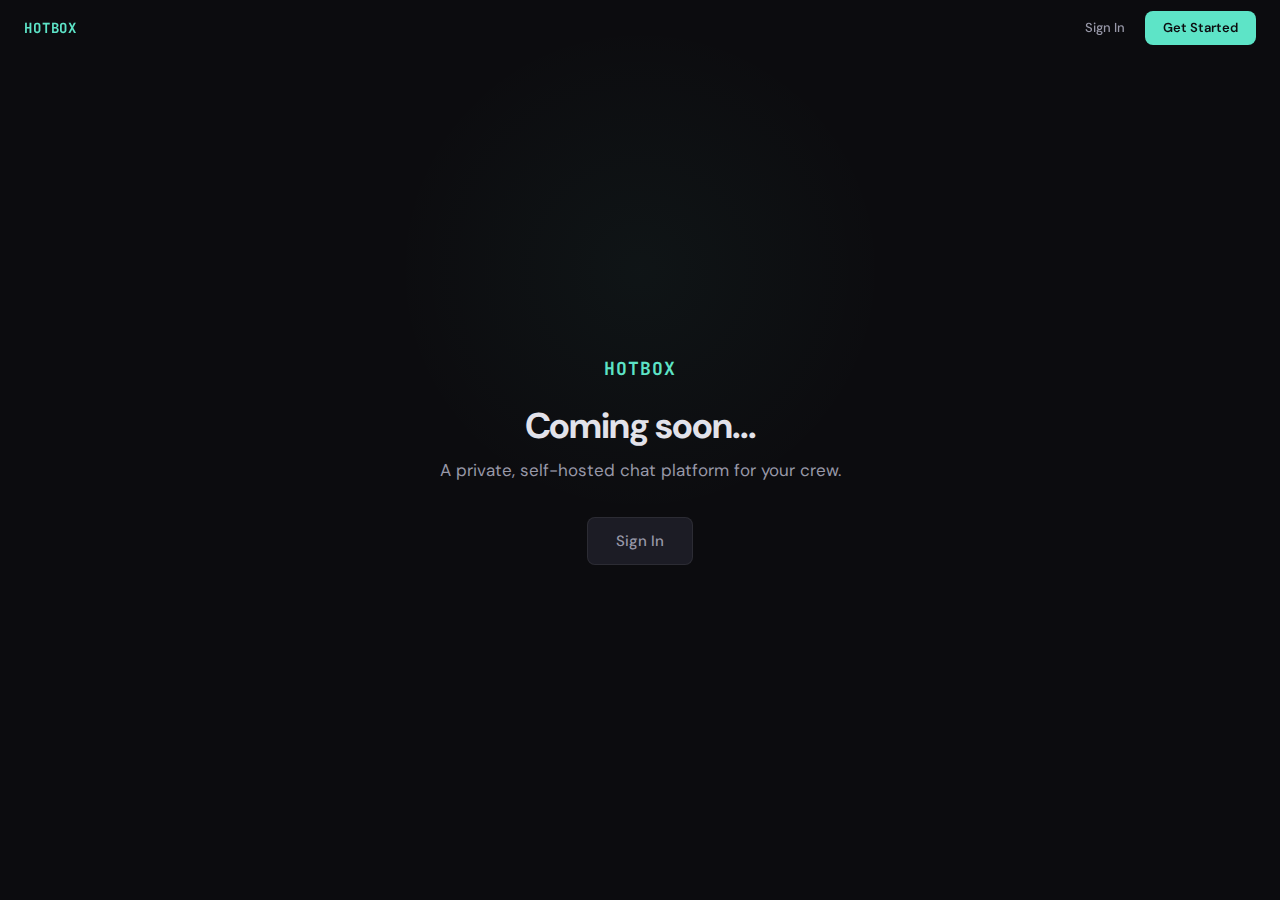
<file: prototypes/auth-pages.html>
<!DOCTYPE html>
<html lang="en">
<head>
  <meta charset="UTF-8">
  <meta name="viewport" content="width=device-width, initial-scale=1.0">
  <title>HotBox</title>
  <link rel="preconnect" href="https://fonts.googleapis.com">
  <link rel="preconnect" href="https://fonts.gstatic.com" crossorigin>
  <link href="https://fonts.googleapis.com/css2?family=DM+Sans:ital,opsz,wght@0,9..40,300;0,9..40,400;0,9..40,500;0,9..40,600;0,9..40,700;1,9..40,400&family=JetBrains+Mono:wght@400;500;700&display=swap" rel="stylesheet">
  <style>
    /* ========================================
       CSS Custom Properties / Design Tokens
       (Identical to main-ui-proposal.html)
       ======================================== */
    :root {
      /* Background layers -- deep cool slate */
      --bg-deepest: #0c0c0f;
      --bg-deep: #111116;
      --bg-base: #16161d;
      --bg-raised: #1c1c25;
      --bg-surface: #23232e;
      --bg-hover: #2a2a37;
      --bg-active: #32323f;

      /* Text */
      --text-primary: #e2e2ea;
      --text-secondary: #9898a8;
      --text-muted: #5c5c72;
      --text-faint: #3e3e52;

      /* Accent -- cool teal/mint */
      --accent: #5de4c7;
      --accent-hover: #7aecd5;
      --accent-muted: rgba(93, 228, 199, 0.10);
      --accent-strong: #a0f0de;
      --accent-glow: rgba(93, 228, 199, 0.06);

      /* Status */
      --status-online: #6bc76b;
      --status-idle: #c7a63e;
      --status-dnd: #c76060;
      --status-offline: #4a4a5a;

      /* Borders */
      --border-subtle: rgba(255, 255, 255, 0.04);
      --border-light: rgba(255, 255, 255, 0.07);
      --border-focus: rgba(93, 228, 199, 0.3);

      /* Misc */
      --radius-xs: 3px;
      --radius-sm: 4px;
      --radius-md: 8px;
      --radius-lg: 12px;
      --radius-pill: 9999px;
      --shadow-md: 0 4px 24px rgba(0, 0, 0, 0.5);
      --shadow-lg: 0 8px 48px rgba(0, 0, 0, 0.6);
      --shadow-overlay: 0 12px 40px rgba(0, 0, 0, 0.7), 0 0 0 1px var(--border-subtle);
      --transition-fast: 100ms ease;
      --transition-base: 180ms ease;
      --transition-smooth: 280ms cubic-bezier(0.4, 0, 0.2, 1);

      /* Typography */
      --font-body: 'DM Sans', -apple-system, BlinkMacSystemFont, sans-serif;
      --font-mono: 'JetBrains Mono', 'SF Mono', 'Consolas', monospace;
    }

    /* ========================================
       Reset & Base
       ======================================== */
    *, *::before, *::after {
      margin: 0;
      padding: 0;
      box-sizing: border-box;
    }

    html {
      height: 100%;
    }

    body {
      min-height: 100%;
      font-family: var(--font-body);
      background: var(--bg-deepest);
      color: var(--text-primary);
      font-size: 14px;
      line-height: 1.5;
      -webkit-font-smoothing: antialiased;
      -moz-osx-font-smoothing: grayscale;
    }

    button {
      font-family: inherit;
      font-size: inherit;
      border: none;
      background: none;
      color: inherit;
      cursor: pointer;
    }

    input {
      font-family: inherit;
      font-size: inherit;
      border: none;
      outline: none;
      background: none;
      color: inherit;
    }

    a {
      color: var(--accent);
      text-decoration: none;
      transition: color var(--transition-fast);
    }

    a:hover {
      color: var(--accent-hover);
    }

    /* Scrollbar */
    ::-webkit-scrollbar {
      width: 6px;
    }
    ::-webkit-scrollbar-track {
      background: transparent;
    }
    ::-webkit-scrollbar-thumb {
      background: var(--bg-active);
      border-radius: var(--radius-pill);
    }
    ::-webkit-scrollbar-thumb:hover {
      background: var(--bg-hover);
    }

    /* ========================================
       Page Wrapper -- all pages share this
       ======================================== */
    .page {
      display: none;
      min-height: 100vh;
      flex-direction: column;
    }

    .page.active {
      display: flex;
    }

    /* ========================================
       Shared Header / Navbar
       ======================================== */
    .site-header {
      position: fixed;
      top: 0;
      left: 0;
      right: 0;
      height: 56px;
      display: flex;
      align-items: center;
      justify-content: space-between;
      padding: 0 24px;
      z-index: 100;
      background: transparent;
      transition: background var(--transition-smooth), border-color var(--transition-smooth);
    }

    .site-header.scrolled {
      background: rgba(12, 12, 15, 0.85);
      backdrop-filter: blur(8px);
      -webkit-backdrop-filter: blur(8px);
      border-bottom: 1px solid var(--border-subtle);
    }

    .site-brand {
      font-family: var(--font-mono);
      font-weight: 700;
      font-size: 14px;
      letter-spacing: 0.06em;
      color: var(--accent);
      text-transform: uppercase;
      cursor: pointer;
      user-select: none;
    }

    .site-nav {
      display: flex;
      align-items: center;
      gap: 6px;
    }

    .nav-link {
      font-size: 13px;
      font-weight: 500;
      color: var(--text-secondary);
      padding: 6px 14px;
      border-radius: var(--radius-md);
      transition: all var(--transition-fast);
    }

    .nav-link:hover {
      color: var(--text-primary);
      background: var(--bg-hover);
    }

    .nav-btn {
      font-size: 13px;
      font-weight: 600;
      color: var(--bg-deepest);
      background: var(--accent);
      padding: 7px 18px;
      border-radius: var(--radius-md);
      transition: all var(--transition-base);
    }

    .nav-btn:hover {
      background: var(--accent-hover);
    }

    /* ========================================
       LANDING PAGE
       ======================================== */

    /* Hero */
    .landing-hero {
      display: flex;
      flex-direction: column;
      align-items: center;
      justify-content: center;
      text-align: center;
      min-height: 100vh;
      padding: 80px 24px 60px;
      position: relative;
      overflow: hidden;
    }

    /* Subtle background pattern -- grid of dots */
    .landing-hero::before {
      content: '';
      position: absolute;
      inset: 0;
      background-image: radial-gradient(circle at 1px 1px, var(--text-faint) 0.5px, transparent 0.5px);
      background-size: 40px 40px;
      opacity: 0.15;
      pointer-events: none;
    }

    /* Accent glow behind the heading */
    .landing-hero::after {
      content: '';
      position: absolute;
      top: 30%;
      left: 50%;
      transform: translate(-50%, -50%);
      width: 500px;
      height: 500px;
      background: radial-gradient(circle, rgba(93, 228, 199, 0.04) 0%, transparent 70%);
      pointer-events: none;
    }

    .hero-content {
      position: relative;
      z-index: 1;
      max-width: 640px;
    }

    .hero-badge {
      display: inline-flex;
      align-items: center;
      gap: 8px;
      font-family: var(--font-mono);
      font-size: 11px;
      font-weight: 500;
      letter-spacing: 0.06em;
      text-transform: uppercase;
      color: var(--accent);
      background: var(--accent-muted);
      padding: 6px 14px;
      border-radius: var(--radius-pill);
      border: 1px solid rgba(93, 228, 199, 0.12);
      margin-bottom: 28px;
    }

    .hero-badge-dot {
      width: 6px;
      height: 6px;
      border-radius: var(--radius-pill);
      background: var(--accent);
    }

    .hero-title {
      font-size: 48px;
      font-weight: 700;
      line-height: 1.1;
      letter-spacing: -0.03em;
      color: var(--text-primary);
      margin-bottom: 20px;
    }

    .hero-title .accent {
      color: var(--accent);
    }

    .hero-subtitle {
      font-size: 17px;
      line-height: 1.6;
      color: var(--text-secondary);
      margin-bottom: 40px;
      max-width: 480px;
      margin-left: auto;
      margin-right: auto;
    }

    .hero-actions {
      display: flex;
      align-items: center;
      justify-content: center;
      gap: 12px;
      flex-wrap: wrap;
    }

    .btn-primary {
      display: inline-flex;
      align-items: center;
      gap: 8px;
      font-size: 15px;
      font-weight: 600;
      color: var(--bg-deepest);
      background: var(--accent);
      padding: 12px 28px;
      border-radius: var(--radius-md);
      transition: all var(--transition-base);
    }

    .btn-primary:hover {
      background: var(--accent-hover);
      color: var(--bg-deepest);
      transform: translateY(-1px);
      box-shadow: 0 4px 20px rgba(93, 228, 199, 0.2);
    }

    .btn-secondary {
      display: inline-flex;
      align-items: center;
      gap: 8px;
      font-size: 15px;
      font-weight: 500;
      color: var(--text-secondary);
      background: var(--bg-raised);
      padding: 12px 28px;
      border-radius: var(--radius-md);
      border: 1px solid var(--border-light);
      transition: all var(--transition-base);
    }

    .btn-secondary:hover {
      color: var(--text-primary);
      background: var(--bg-surface);
      border-color: rgba(255, 255, 255, 0.1);
      transform: translateY(-1px);
    }

    /* Features Section */
    .landing-features {
      padding: 80px 24px 100px;
      background: var(--bg-deep);
      border-top: 1px solid var(--border-subtle);
    }

    .features-header {
      text-align: center;
      margin-bottom: 56px;
    }

    .features-header h2 {
      font-size: 28px;
      font-weight: 700;
      letter-spacing: -0.02em;
      color: var(--text-primary);
      margin-bottom: 12px;
    }

    .features-header p {
      font-size: 15px;
      color: var(--text-secondary);
      max-width: 440px;
      margin: 0 auto;
    }

    .features-grid {
      display: grid;
      grid-template-columns: repeat(auto-fit, minmax(240px, 1fr));
      gap: 16px;
      max-width: 880px;
      margin: 0 auto;
    }

    .feature-card {
      background: var(--bg-base);
      border: 1px solid var(--border-subtle);
      border-radius: var(--radius-lg);
      padding: 28px 24px;
      transition: all var(--transition-smooth);
    }

    .feature-card:hover {
      border-color: var(--border-light);
      background: var(--bg-raised);
    }

    .feature-icon {
      width: 40px;
      height: 40px;
      border-radius: var(--radius-md);
      background: var(--accent-muted);
      display: flex;
      align-items: center;
      justify-content: center;
      margin-bottom: 16px;
      color: var(--accent);
    }

    .feature-icon svg {
      width: 20px;
      height: 20px;
    }

    .feature-card h3 {
      font-size: 15px;
      font-weight: 600;
      color: var(--text-primary);
      margin-bottom: 8px;
    }

    .feature-card p {
      font-size: 13px;
      color: var(--text-muted);
      line-height: 1.55;
    }

    /* Footer */
    .landing-footer {
      padding: 24px;
      text-align: center;
      border-top: 1px solid var(--border-subtle);
    }

    .landing-footer p {
      font-family: var(--font-mono);
      font-size: 11px;
      color: var(--text-faint);
      letter-spacing: 0.02em;
    }

    .landing-footer a {
      color: var(--text-muted);
    }

    .landing-footer a:hover {
      color: var(--accent);
    }

    /* ========================================
       AUTH SHARED STYLES (Login & Register)
       ======================================== */
    .auth-page {
      align-items: center;
      justify-content: center;
      padding: 80px 24px 40px;
    }

    .auth-container {
      width: 100%;
      max-width: 400px;
    }

    .auth-card {
      background: var(--bg-deep);
      border: 1px solid var(--border-subtle);
      border-radius: var(--radius-lg);
      padding: 36px 32px 32px;
      box-shadow: var(--shadow-lg);
    }

    .auth-card-header {
      text-align: center;
      margin-bottom: 28px;
    }

    .auth-card-brand {
      font-family: var(--font-mono);
      font-weight: 700;
      font-size: 13px;
      letter-spacing: 0.06em;
      color: var(--accent);
      text-transform: uppercase;
      margin-bottom: 16px;
      display: block;
    }

    .auth-card-header h1 {
      font-size: 22px;
      font-weight: 700;
      letter-spacing: -0.02em;
      color: var(--text-primary);
      margin-bottom: 6px;
    }

    .auth-card-header p {
      font-size: 13px;
      color: var(--text-muted);
    }

    /* Form fields */
    .form-group {
      margin-bottom: 16px;
    }

    .form-label {
      display: block;
      font-size: 12px;
      font-weight: 600;
      color: var(--text-secondary);
      margin-bottom: 6px;
      letter-spacing: 0.01em;
    }

    .form-input {
      width: 100%;
      padding: 10px 14px;
      font-size: 14px;
      color: var(--text-primary);
      background: var(--bg-base);
      border: 1px solid var(--border-light);
      border-radius: var(--radius-md);
      transition: all var(--transition-base);
    }

    .form-input::placeholder {
      color: var(--text-faint);
    }

    .form-input:focus {
      border-color: var(--border-focus);
      box-shadow: 0 0 0 3px var(--accent-glow);
      background: var(--bg-raised);
    }

    .form-input:hover:not(:focus) {
      border-color: rgba(255, 255, 255, 0.1);
    }

    /* Error state for form validation demo */
    .form-input.error {
      border-color: var(--status-dnd);
      box-shadow: 0 0 0 3px rgba(199, 96, 96, 0.08);
    }

    .form-error {
      font-size: 11px;
      color: var(--status-dnd);
      margin-top: 4px;
      display: none;
    }

    .form-group.has-error .form-error {
      display: block;
    }

    .form-group.has-error .form-input {
      border-color: var(--status-dnd);
      box-shadow: 0 0 0 3px rgba(199, 96, 96, 0.08);
    }

    /* Password visibility toggle */
    .input-wrapper {
      position: relative;
    }

    .input-wrapper .form-input {
      padding-right: 40px;
    }

    .toggle-password {
      position: absolute;
      right: 10px;
      top: 50%;
      transform: translateY(-50%);
      width: 28px;
      height: 28px;
      display: flex;
      align-items: center;
      justify-content: center;
      color: var(--text-faint);
      border-radius: var(--radius-sm);
      transition: color var(--transition-fast);
    }

    .toggle-password:hover {
      color: var(--text-secondary);
    }

    .toggle-password svg {
      width: 16px;
      height: 16px;
    }

    /* Form helpers */
    .form-row {
      display: flex;
      align-items: center;
      justify-content: space-between;
      margin-bottom: 20px;
    }

    .form-check {
      display: flex;
      align-items: center;
      gap: 8px;
      font-size: 13px;
      color: var(--text-secondary);
      cursor: pointer;
      user-select: none;
    }

    .form-check input[type="checkbox"] {
      appearance: none;
      -webkit-appearance: none;
      width: 16px;
      height: 16px;
      border: 1px solid var(--border-light);
      border-radius: var(--radius-xs);
      background: var(--bg-base);
      cursor: pointer;
      position: relative;
      transition: all var(--transition-fast);
      flex-shrink: 0;
    }

    .form-check input[type="checkbox"]:checked {
      background: var(--accent);
      border-color: var(--accent);
    }

    .form-check input[type="checkbox"]:checked::after {
      content: '';
      position: absolute;
      left: 4px;
      top: 1px;
      width: 5px;
      height: 9px;
      border: solid var(--bg-deepest);
      border-width: 0 2px 2px 0;
      transform: rotate(45deg);
    }

    .form-check input[type="checkbox"]:focus-visible {
      box-shadow: 0 0 0 3px var(--accent-glow);
    }

    .form-link {
      font-size: 13px;
      color: var(--accent);
      font-weight: 500;
    }

    .form-link:hover {
      color: var(--accent-hover);
    }

    /* Submit button */
    .btn-submit {
      width: 100%;
      padding: 11px 20px;
      font-size: 14px;
      font-weight: 600;
      color: var(--bg-deepest);
      background: var(--accent);
      border-radius: var(--radius-md);
      transition: all var(--transition-base);
      margin-bottom: 20px;
    }

    .btn-submit:hover {
      background: var(--accent-hover);
      transform: translateY(-1px);
      box-shadow: 0 4px 16px rgba(93, 228, 199, 0.18);
    }

    .btn-submit:active {
      transform: translateY(0);
    }

    /* Divider */
    .auth-divider {
      display: flex;
      align-items: center;
      gap: 16px;
      margin-bottom: 20px;
    }

    .auth-divider::before,
    .auth-divider::after {
      content: '';
      flex: 1;
      height: 1px;
      background: var(--border-light);
    }

    .auth-divider span {
      font-size: 11px;
      font-weight: 500;
      color: var(--text-faint);
      text-transform: uppercase;
      letter-spacing: 0.06em;
      font-family: var(--font-mono);
    }

    /* OAuth buttons */
    .oauth-buttons {
      display: flex;
      flex-direction: column;
      gap: 10px;
    }

    .btn-oauth {
      width: 100%;
      display: flex;
      align-items: center;
      justify-content: center;
      gap: 10px;
      padding: 10px 16px;
      font-size: 13px;
      font-weight: 500;
      color: var(--text-secondary);
      background: var(--bg-base);
      border: 1px solid var(--border-light);
      border-radius: var(--radius-md);
      transition: all var(--transition-base);
    }

    .btn-oauth:hover {
      color: var(--text-primary);
      background: var(--bg-raised);
      border-color: rgba(255, 255, 255, 0.1);
    }

    .btn-oauth svg {
      width: 18px;
      height: 18px;
      flex-shrink: 0;
    }

    /* Auth card footer */
    .auth-footer {
      text-align: center;
      margin-top: 24px;
      font-size: 13px;
      color: var(--text-muted);
    }

    .auth-footer a {
      font-weight: 500;
    }

    /* Registration mode banner */
    .reg-banner {
      display: flex;
      align-items: center;
      gap: 10px;
      padding: 10px 14px;
      border-radius: var(--radius-md);
      font-size: 12px;
      margin-bottom: 20px;
      border: 1px solid;
    }

    .reg-banner.open {
      background: rgba(107, 199, 107, 0.06);
      border-color: rgba(107, 199, 107, 0.15);
      color: var(--status-online);
    }

    .reg-banner.invite {
      background: rgba(199, 166, 62, 0.06);
      border-color: rgba(199, 166, 62, 0.15);
      color: var(--status-idle);
    }

    .reg-banner-icon {
      width: 16px;
      height: 16px;
      flex-shrink: 0;
    }

    /* Invite code field -- conditionally shown */
    .invite-field {
      display: none;
    }

    .invite-field.visible {
      display: block;
    }

    /* Demo toggle for invite mode */
    .demo-toggle {
      display: flex;
      align-items: center;
      justify-content: center;
      gap: 8px;
      margin-top: 20px;
      padding: 10px;
      background: var(--bg-base);
      border: 1px dashed var(--border-light);
      border-radius: var(--radius-md);
      font-size: 11px;
      font-family: var(--font-mono);
      color: var(--text-muted);
      letter-spacing: 0.02em;
      user-select: none;
    }

    .demo-toggle button {
      font-family: var(--font-mono);
      font-size: 11px;
      font-weight: 500;
      color: var(--accent);
      padding: 3px 10px;
      border-radius: var(--radius-sm);
      background: var(--accent-muted);
      transition: all var(--transition-fast);
    }

    .demo-toggle button:hover {
      background: rgba(93, 228, 199, 0.18);
    }

    .demo-toggle button.active {
      background: var(--accent);
      color: var(--bg-deepest);
    }

    /* ========================================
       Responsive
       ======================================== */
    @media (max-width: 640px) {
      .hero-title {
        font-size: 32px;
      }

      .hero-subtitle {
        font-size: 15px;
      }

      .hero-actions {
        flex-direction: column;
        width: 100%;
      }

      .btn-primary,
      .btn-secondary {
        width: 100%;
        justify-content: center;
      }

      .features-grid {
        grid-template-columns: 1fr;
      }

      .auth-card {
        padding: 28px 20px 24px;
      }

      .site-header {
        padding: 0 16px;
      }

      .site-nav .nav-link-text {
        display: none;
      }
    }

    @media (max-width: 480px) {
      .hero-title {
        font-size: 28px;
      }

      .features-header h2 {
        font-size: 22px;
      }
    }
  </style>
</head>
<body>

  <!-- ============ Shared Header ============ -->
  <header class="site-header" id="siteHeader">
    <a class="site-brand" href="#landing" aria-label="HotBox Home">HotBox</a>
    <nav class="site-nav" id="siteNav">
      <!-- Nav items rendered by JS based on current page -->
    </nav>
  </header>

  <!-- ============ LANDING PAGE ============ -->
  <div class="page active" id="page-landing">

    <section class="landing-hero">
      <div class="hero-content">
        <span class="auth-card-brand" style="font-size: 18px; margin-bottom: 24px;">HotBox</span>
        <h1 class="hero-title" style="font-size: 36px; margin-bottom: 12px;">Coming soon...</h1>
        <p class="hero-subtitle" style="margin-bottom: 32px;">A private, self-hosted chat platform for your crew.</p>
        <a href="#login" class="btn-secondary">Sign In</a>
      </div>
    </section>
  </div>

  <!-- ============ LOGIN PAGE ============ -->
  <div class="page auth-page" id="page-login">
    <div class="auth-container">
      <div class="auth-card">
        <div class="auth-card-header">
          <span class="auth-card-brand">HotBox</span>
          <h1>Welcome back</h1>
          <p>Sign in to your account</p>
        </div>

        <form id="loginForm" novalidate>
          <div class="form-group" id="loginEmailGroup">
            <label class="form-label" for="loginEmail">Email</label>
            <input class="form-input" type="email" id="loginEmail" placeholder="you@example.com" autocomplete="email">
            <div class="form-error">Please enter a valid email address</div>
          </div>

          <div class="form-group" id="loginPasswordGroup">
            <label class="form-label" for="loginPassword">Password</label>
            <div class="input-wrapper">
              <input class="form-input" type="password" id="loginPassword" placeholder="Enter your password" autocomplete="current-password">
              <button type="button" class="toggle-password" aria-label="Toggle password visibility" data-target="loginPassword">
                <svg viewBox="0 0 24 24" fill="none" stroke="currentColor" stroke-width="2" stroke-linecap="round" stroke-linejoin="round"><path d="M1 12s4-8 11-8 11 8 11 8-4 8-11 8-11-8-11-8z"></path><circle cx="12" cy="12" r="3"></circle></svg>
              </button>
            </div>
            <div class="form-error">Password is required</div>
          </div>

          <div class="form-row">
            <label class="form-check">
              <input type="checkbox" id="loginRemember">
              <span>Remember me</span>
            </label>
            <a href="#" class="form-link">Forgot password?</a>
          </div>

          <button type="submit" class="btn-submit">Sign In</button>
        </form>

        <div class="auth-divider">
          <span>or continue with</span>
        </div>

        <div class="oauth-buttons">
          <button type="button" class="btn-oauth" aria-label="Sign in with Google">
            <!-- Google icon -->
            <svg viewBox="0 0 24 24" xmlns="http://www.w3.org/2000/svg">
              <path d="M22.56 12.25c0-.78-.07-1.53-.2-2.25H12v4.26h5.92a5.06 5.06 0 0 1-2.2 3.32v2.77h3.57c2.08-1.92 3.28-4.74 3.28-8.1z" fill="#4285F4"/>
              <path d="M12 23c2.97 0 5.46-.98 7.28-2.66l-3.57-2.77c-.98.66-2.23 1.06-3.71 1.06-2.86 0-5.29-1.93-6.16-4.53H2.18v2.84C3.99 20.53 7.7 23 12 23z" fill="#34A853"/>
              <path d="M5.84 14.09c-.22-.66-.35-1.36-.35-2.09s.13-1.43.35-2.09V7.07H2.18C1.43 8.55 1 10.22 1 12s.43 3.45 1.18 4.93l2.85-2.22.81-.62z" fill="#FBBC05"/>
              <path d="M12 5.38c1.62 0 3.06.56 4.21 1.64l3.15-3.15C17.45 2.09 14.97 1 12 1 7.7 1 3.99 3.47 2.18 7.07l3.66 2.84c.87-2.6 3.3-4.53 6.16-4.53z" fill="#EA4335"/>
            </svg>
            <span>Continue with Google</span>
          </button>

          <button type="button" class="btn-oauth" aria-label="Sign in with Microsoft">
            <!-- Microsoft icon -->
            <svg viewBox="0 0 24 24" xmlns="http://www.w3.org/2000/svg">
              <rect x="1" y="1" width="10" height="10" fill="#F25022"/>
              <rect x="13" y="1" width="10" height="10" fill="#7FBA00"/>
              <rect x="1" y="13" width="10" height="10" fill="#00A4EF"/>
              <rect x="13" y="13" width="10" height="10" fill="#FFB900"/>
            </svg>
            <span>Continue with Microsoft</span>
          </button>
        </div>
      </div>

      <div class="auth-footer">
        Don't have an account? <a href="#register">Create one</a>
      </div>
    </div>
  </div>

  <!-- ============ REGISTER PAGE ============ -->
  <div class="page auth-page" id="page-register">
    <div class="auth-container">
      <div class="auth-card">
        <div class="auth-card-header">
          <span class="auth-card-brand">HotBox</span>
          <h1>Create an account</h1>
          <p>Join the server and start chatting</p>
        </div>

        <!-- Registration mode banner -->
        <div class="reg-banner open" id="regBanner">
          <svg class="reg-banner-icon" viewBox="0 0 24 24" fill="none" stroke="currentColor" stroke-width="2" stroke-linecap="round" stroke-linejoin="round"><path d="M22 11.08V12a10 10 0 1 1-5.93-9.14"></path><polyline points="22 4 12 14.01 9 11.01"></polyline></svg>
          <span id="regBannerText">Registration is currently open</span>
        </div>

        <form id="registerForm" novalidate>
          <div class="form-group" id="regUsernameGroup">
            <label class="form-label" for="regUsername">Username</label>
            <input class="form-input" type="text" id="regUsername" placeholder="Choose a username" autocomplete="username">
            <div class="form-error">Username is required (3-20 characters)</div>
          </div>

          <div class="form-group" id="regEmailGroup">
            <label class="form-label" for="regEmail">Email</label>
            <input class="form-input" type="email" id="regEmail" placeholder="you@example.com" autocomplete="email">
            <div class="form-error">Please enter a valid email address</div>
          </div>

          <div class="form-group" id="regPasswordGroup">
            <label class="form-label" for="regPassword">Password</label>
            <div class="input-wrapper">
              <input class="form-input" type="password" id="regPassword" placeholder="Create a password" autocomplete="new-password">
              <button type="button" class="toggle-password" aria-label="Toggle password visibility" data-target="regPassword">
                <svg viewBox="0 0 24 24" fill="none" stroke="currentColor" stroke-width="2" stroke-linecap="round" stroke-linejoin="round"><path d="M1 12s4-8 11-8 11 8 11 8-4 8-11 8-11-8-11-8z"></path><circle cx="12" cy="12" r="3"></circle></svg>
              </button>
            </div>
            <div class="form-error">Password must be at least 8 characters</div>
          </div>

          <div class="form-group" id="regConfirmGroup">
            <label class="form-label" for="regConfirm">Confirm Password</label>
            <div class="input-wrapper">
              <input class="form-input" type="password" id="regConfirm" placeholder="Confirm your password" autocomplete="new-password">
              <button type="button" class="toggle-password" aria-label="Toggle password visibility" data-target="regConfirm">
                <svg viewBox="0 0 24 24" fill="none" stroke="currentColor" stroke-width="2" stroke-linecap="round" stroke-linejoin="round"><path d="M1 12s4-8 11-8 11 8 11 8-4 8-11 8-11-8-11-8z"></path><circle cx="12" cy="12" r="3"></circle></svg>
              </button>
            </div>
            <div class="form-error">Passwords do not match</div>
          </div>

          <!-- Invite code field (conditionally shown) -->
          <div class="form-group invite-field" id="inviteFieldGroup">
            <label class="form-label" for="regInvite">Invite Code</label>
            <input class="form-input" type="text" id="regInvite" placeholder="Enter your invite code" autocomplete="off" style="font-family: var(--font-mono); letter-spacing: 0.08em;">
            <div class="form-error">A valid invite code is required</div>
          </div>

          <button type="submit" class="btn-submit" style="margin-top: 4px;">Create Account</button>
        </form>

        <div class="auth-divider">
          <span>or continue with</span>
        </div>

        <div class="oauth-buttons">
          <button type="button" class="btn-oauth" aria-label="Sign up with Google">
            <svg viewBox="0 0 24 24" xmlns="http://www.w3.org/2000/svg">
              <path d="M22.56 12.25c0-.78-.07-1.53-.2-2.25H12v4.26h5.92a5.06 5.06 0 0 1-2.2 3.32v2.77h3.57c2.08-1.92 3.28-4.74 3.28-8.1z" fill="#4285F4"/>
              <path d="M12 23c2.97 0 5.46-.98 7.28-2.66l-3.57-2.77c-.98.66-2.23 1.06-3.71 1.06-2.86 0-5.29-1.93-6.16-4.53H2.18v2.84C3.99 20.53 7.7 23 12 23z" fill="#34A853"/>
              <path d="M5.84 14.09c-.22-.66-.35-1.36-.35-2.09s.13-1.43.35-2.09V7.07H2.18C1.43 8.55 1 10.22 1 12s.43 3.45 1.18 4.93l2.85-2.22.81-.62z" fill="#FBBC05"/>
              <path d="M12 5.38c1.62 0 3.06.56 4.21 1.64l3.15-3.15C17.45 2.09 14.97 1 12 1 7.7 1 3.99 3.47 2.18 7.07l3.66 2.84c.87-2.6 3.3-4.53 6.16-4.53z" fill="#EA4335"/>
            </svg>
            <span>Continue with Google</span>
          </button>

          <button type="button" class="btn-oauth" aria-label="Sign up with Microsoft">
            <svg viewBox="0 0 24 24" xmlns="http://www.w3.org/2000/svg">
              <rect x="1" y="1" width="10" height="10" fill="#F25022"/>
              <rect x="13" y="1" width="10" height="10" fill="#7FBA00"/>
              <rect x="1" y="13" width="10" height="10" fill="#00A4EF"/>
              <rect x="13" y="13" width="10" height="10" fill="#FFB900"/>
            </svg>
            <span>Continue with Microsoft</span>
          </button>
        </div>

        <!-- Demo toggle for invite mode -->
        <div class="demo-toggle">
          <span>Demo mode:</span>
          <button id="btnModeOpen" class="active">Open</button>
          <button id="btnModeInvite">Invite</button>
        </div>
      </div>

      <div class="auth-footer">
        Already have an account? <a href="#login">Sign in</a>
      </div>
    </div>
  </div>

<script>
(function () {
  'use strict';

  // ==========================================
  // Router
  // ==========================================

  var pages = {
    landing: document.getElementById('page-landing'),
    login:   document.getElementById('page-login'),
    register: document.getElementById('page-register'),
  };

  var currentPage = 'landing';

  function navigate(page) {
    if (!pages[page]) page = 'landing';
    if (page === currentPage) return;

    // Hide current page
    pages[currentPage].classList.remove('active');

    // Show new page
    pages[page].classList.add('active');
    currentPage = page;

    // Update nav
    renderNav();

    // Scroll to top
    window.scrollTo(0, 0);

    // Focus first input on auth pages
    if (page === 'login') {
      var emailInput = document.getElementById('loginEmail');
      if (emailInput) setTimeout(function() { emailInput.focus(); }, 100);
    } else if (page === 'register') {
      var usernameInput = document.getElementById('regUsername');
      if (usernameInput) setTimeout(function() { usernameInput.focus(); }, 100);
    }
  }

  function renderNav() {
    var nav = document.getElementById('siteNav');
    var html = '';

    if (currentPage === 'landing') {
      html += '<a href="#login" class="nav-link"><span class="nav-link-text">Sign In</span></a>';
      html += '<a href="#register" class="nav-btn">Get Started</a>';
    } else if (currentPage === 'login') {
      html += '<a href="#landing" class="nav-link"><span class="nav-link-text">Home</span></a>';
      html += '<a href="#register" class="nav-btn">Sign Up</a>';
    } else if (currentPage === 'register') {
      html += '<a href="#landing" class="nav-link"><span class="nav-link-text">Home</span></a>';
      html += '<a href="#login" class="nav-link"><span class="nav-link-text">Sign In</span></a>';
    }

    nav.innerHTML = html;
  }

  // Hash-based routing
  function handleHash() {
    var hash = window.location.hash.replace('#', '') || 'landing';
    navigate(hash);
  }

  window.addEventListener('hashchange', handleHash);

  // Handle clicks on hash links without full page reload
  document.addEventListener('click', function (e) {
    var link = e.target.closest('a[href^="#"]');
    if (link) {
      e.preventDefault();
      var hash = link.getAttribute('href');
      window.location.hash = hash;
    }
  });

  // ==========================================
  // Header scroll effect
  // ==========================================

  var header = document.getElementById('siteHeader');

  function updateHeaderScroll() {
    if (window.scrollY > 10) {
      header.classList.add('scrolled');
    } else {
      header.classList.remove('scrolled');
    }
  }

  window.addEventListener('scroll', updateHeaderScroll, { passive: true });

  // ==========================================
  // Password toggle
  // ==========================================

  document.addEventListener('click', function (e) {
    var toggle = e.target.closest('.toggle-password');
    if (!toggle) return;

    var targetId = toggle.getAttribute('data-target');
    var input = document.getElementById(targetId);
    if (!input) return;

    if (input.type === 'password') {
      input.type = 'text';
      toggle.innerHTML = '<svg viewBox="0 0 24 24" fill="none" stroke="currentColor" stroke-width="2" stroke-linecap="round" stroke-linejoin="round"><path d="M17.94 17.94A10.07 10.07 0 0 1 12 20c-7 0-11-8-11-8a18.45 18.45 0 0 1 5.06-5.94M9.9 4.24A9.12 9.12 0 0 1 12 4c7 0 11 8 11 8a18.5 18.5 0 0 1-2.16 3.19m-6.72-1.07a3 3 0 1 1-4.24-4.24"></path><line x1="1" y1="1" x2="23" y2="23"></line></svg>';
    } else {
      input.type = 'password';
      toggle.innerHTML = '<svg viewBox="0 0 24 24" fill="none" stroke="currentColor" stroke-width="2" stroke-linecap="round" stroke-linejoin="round"><path d="M1 12s4-8 11-8 11 8 11 8-4 8-11 8-11-8-11-8z"></path><circle cx="12" cy="12" r="3"></circle></svg>';
    }
  });

  // ==========================================
  // Login form validation demo
  // ==========================================

  var loginForm = document.getElementById('loginForm');
  loginForm.addEventListener('submit', function (e) {
    e.preventDefault();

    var email = document.getElementById('loginEmail').value.trim();
    var password = document.getElementById('loginPassword').value;
    var valid = true;

    // Email validation
    var emailGroup = document.getElementById('loginEmailGroup');
    if (!email || !/^[^\s@]+@[^\s@]+\.[^\s@]+$/.test(email)) {
      emailGroup.classList.add('has-error');
      valid = false;
    } else {
      emailGroup.classList.remove('has-error');
    }

    // Password validation
    var passwordGroup = document.getElementById('loginPasswordGroup');
    if (!password) {
      passwordGroup.classList.add('has-error');
      valid = false;
    } else {
      passwordGroup.classList.remove('has-error');
    }

    if (valid) {
      // Simulate success -- in a real app this would submit to the API
      alert('Login submitted (prototype only)');
    }
  });

  // Clear errors on input
  document.querySelectorAll('#loginForm .form-input').forEach(function (input) {
    input.addEventListener('input', function () {
      var group = this.closest('.form-group');
      if (group) group.classList.remove('has-error');
    });
  });

  // ==========================================
  // Register form validation demo
  // ==========================================

  var registerForm = document.getElementById('registerForm');
  registerForm.addEventListener('submit', function (e) {
    e.preventDefault();

    var username = document.getElementById('regUsername').value.trim();
    var email = document.getElementById('regEmail').value.trim();
    var password = document.getElementById('regPassword').value;
    var confirm = document.getElementById('regConfirm').value;
    var valid = true;

    // Username
    var usernameGroup = document.getElementById('regUsernameGroup');
    if (!username || username.length < 3 || username.length > 20) {
      usernameGroup.classList.add('has-error');
      valid = false;
    } else {
      usernameGroup.classList.remove('has-error');
    }

    // Email
    var emailGroup = document.getElementById('regEmailGroup');
    if (!email || !/^[^\s@]+@[^\s@]+\.[^\s@]+$/.test(email)) {
      emailGroup.classList.add('has-error');
      valid = false;
    } else {
      emailGroup.classList.remove('has-error');
    }

    // Password
    var passwordGroup = document.getElementById('regPasswordGroup');
    if (!password || password.length < 8) {
      passwordGroup.classList.add('has-error');
      valid = false;
    } else {
      passwordGroup.classList.remove('has-error');
    }

    // Confirm password
    var confirmGroup = document.getElementById('regConfirmGroup');
    if (password !== confirm) {
      confirmGroup.classList.add('has-error');
      valid = false;
    } else {
      confirmGroup.classList.remove('has-error');
    }

    // Invite code (only if visible)
    var inviteGroup = document.getElementById('inviteFieldGroup');
    if (inviteGroup.classList.contains('visible')) {
      var invite = document.getElementById('regInvite').value.trim();
      if (!invite) {
        inviteGroup.classList.add('has-error');
        valid = false;
      } else {
        inviteGroup.classList.remove('has-error');
      }
    }

    if (valid) {
      alert('Registration submitted (prototype only)');
    }
  });

  // Clear errors on input
  document.querySelectorAll('#registerForm .form-input').forEach(function (input) {
    input.addEventListener('input', function () {
      var group = this.closest('.form-group');
      if (group) group.classList.remove('has-error');
    });
  });

  // ==========================================
  // Registration mode demo toggle
  // ==========================================

  var regBanner = document.getElementById('regBanner');
  var regBannerText = document.getElementById('regBannerText');
  var inviteField = document.getElementById('inviteFieldGroup');
  var btnOpen = document.getElementById('btnModeOpen');
  var btnInvite = document.getElementById('btnModeInvite');

  btnOpen.addEventListener('click', function () {
    regBanner.className = 'reg-banner open';
    regBannerText.textContent = 'Registration is currently open';
    regBanner.querySelector('svg').outerHTML = '<svg class="reg-banner-icon" viewBox="0 0 24 24" fill="none" stroke="currentColor" stroke-width="2" stroke-linecap="round" stroke-linejoin="round"><path d="M22 11.08V12a10 10 0 1 1-5.93-9.14"></path><polyline points="22 4 12 14.01 9 11.01"></polyline></svg>';
    inviteField.classList.remove('visible');
    inviteField.classList.remove('has-error');
    btnOpen.classList.add('active');
    btnInvite.classList.remove('active');
  });

  btnInvite.addEventListener('click', function () {
    regBanner.className = 'reg-banner invite';
    regBannerText.textContent = 'An invite code is required to register';
    regBanner.querySelector('svg').outerHTML = '<svg class="reg-banner-icon" viewBox="0 0 24 24" fill="none" stroke="currentColor" stroke-width="2" stroke-linecap="round" stroke-linejoin="round"><circle cx="12" cy="12" r="10"></circle><line x1="12" y1="8" x2="12" y2="12"></line><line x1="12" y1="16" x2="12.01" y2="16"></line></svg>';
    inviteField.classList.add('visible');
    btnInvite.classList.add('active');
    btnOpen.classList.remove('active');
  });

  // ==========================================
  // Init
  // ==========================================

  renderNav();
  handleHash();
  updateHeaderScroll();

})();
</script>

</body>
</html>
</file>
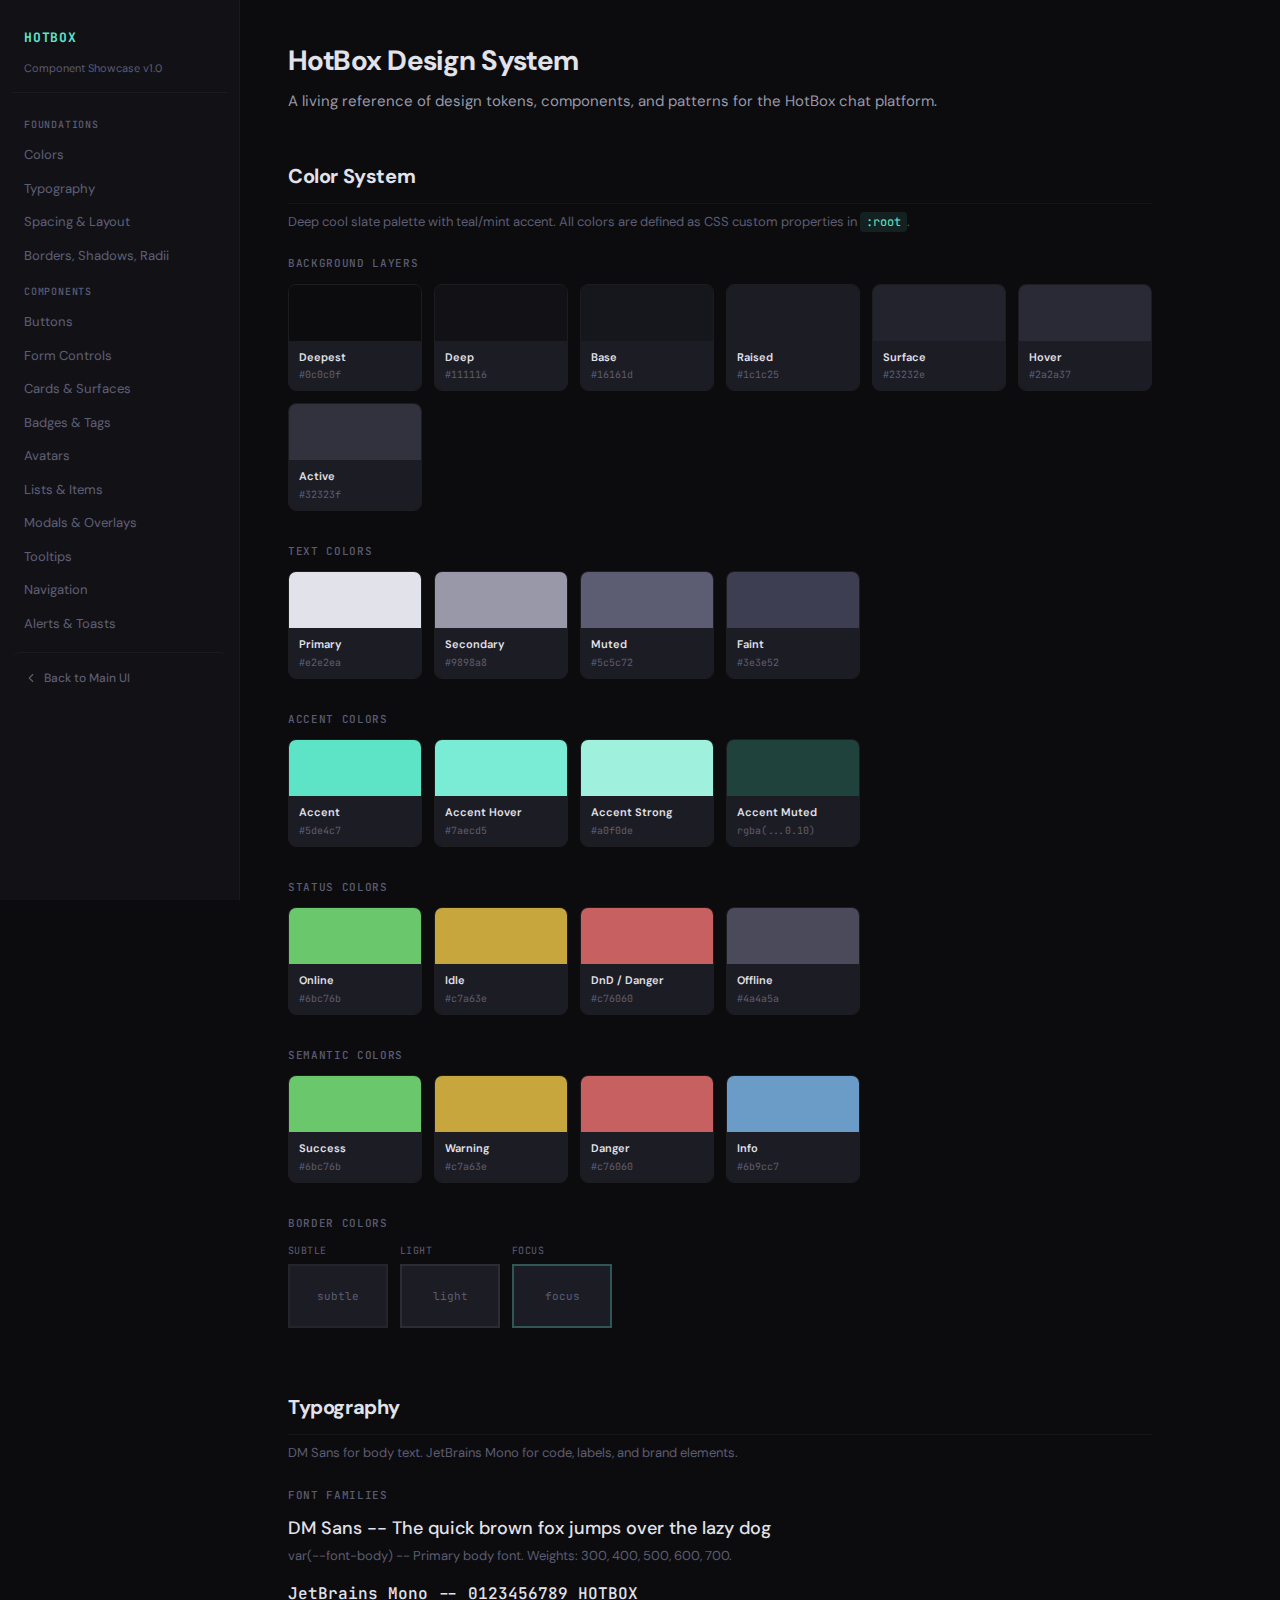
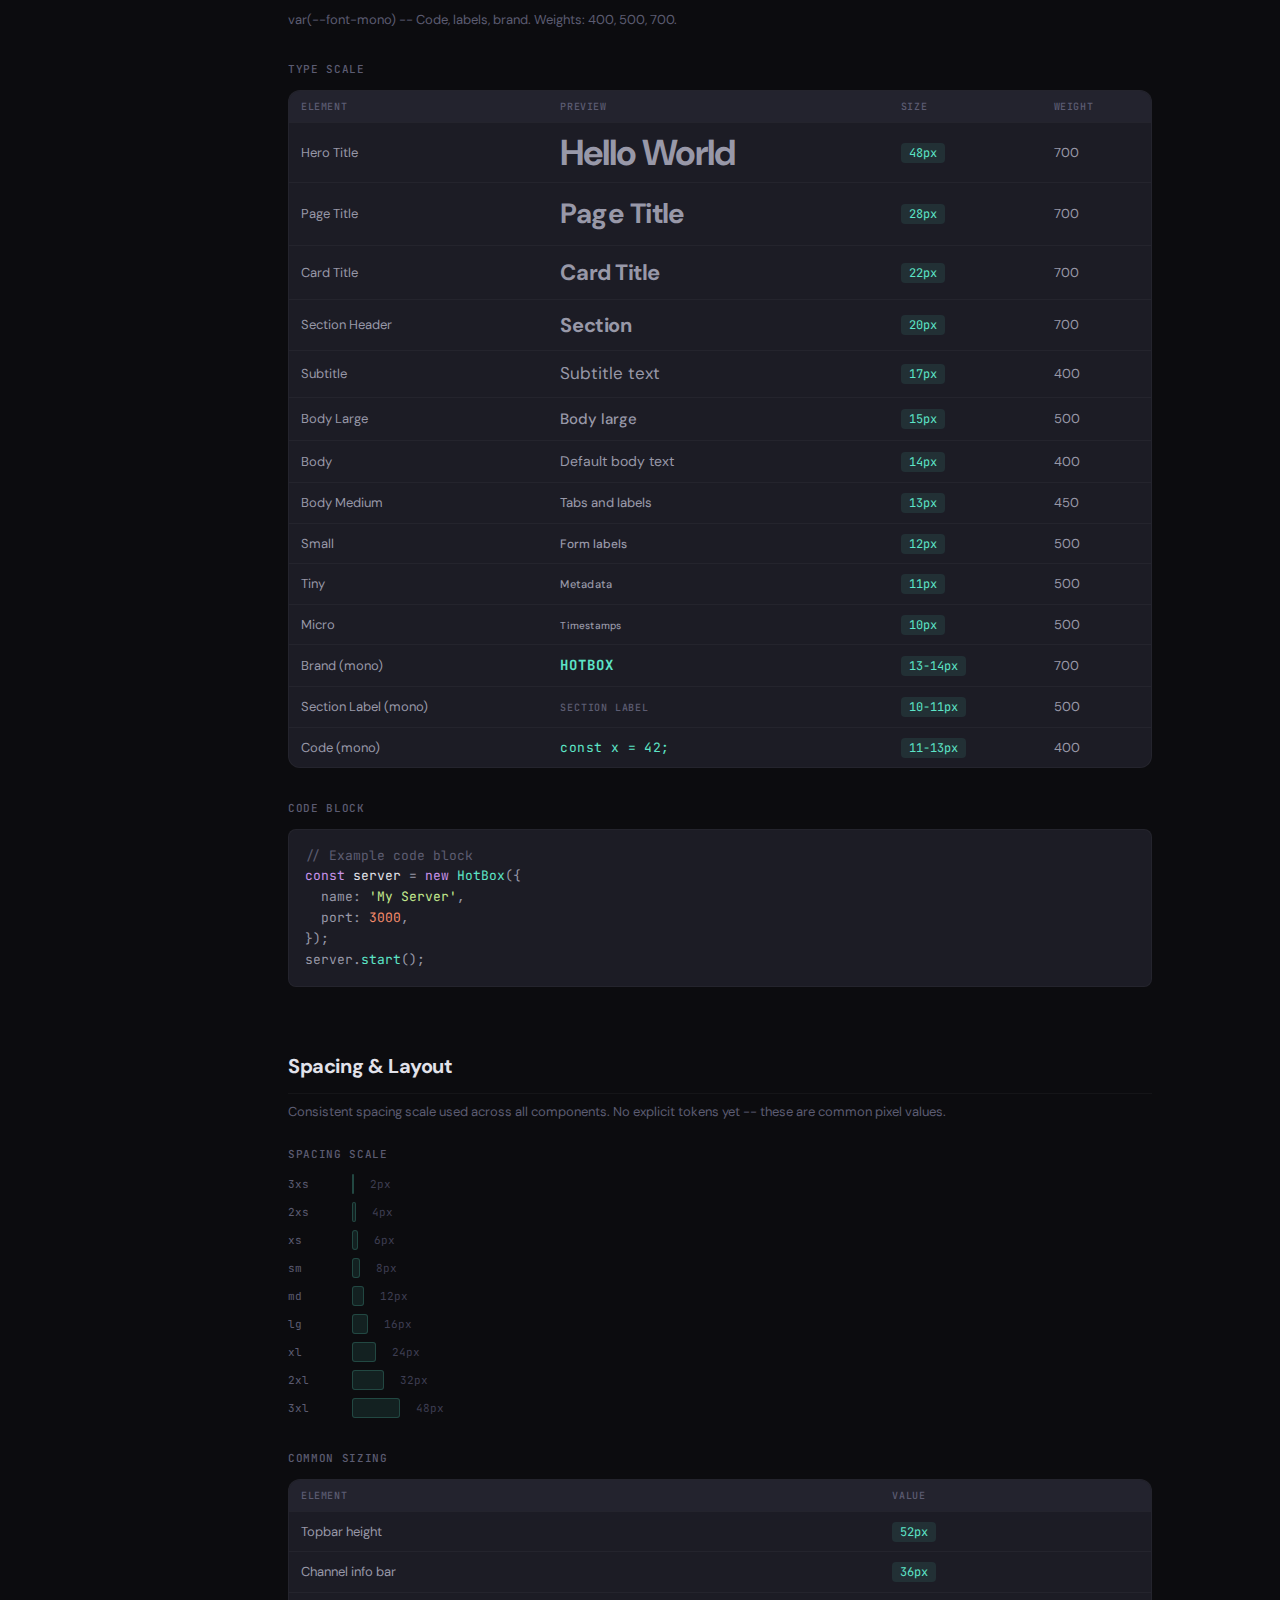
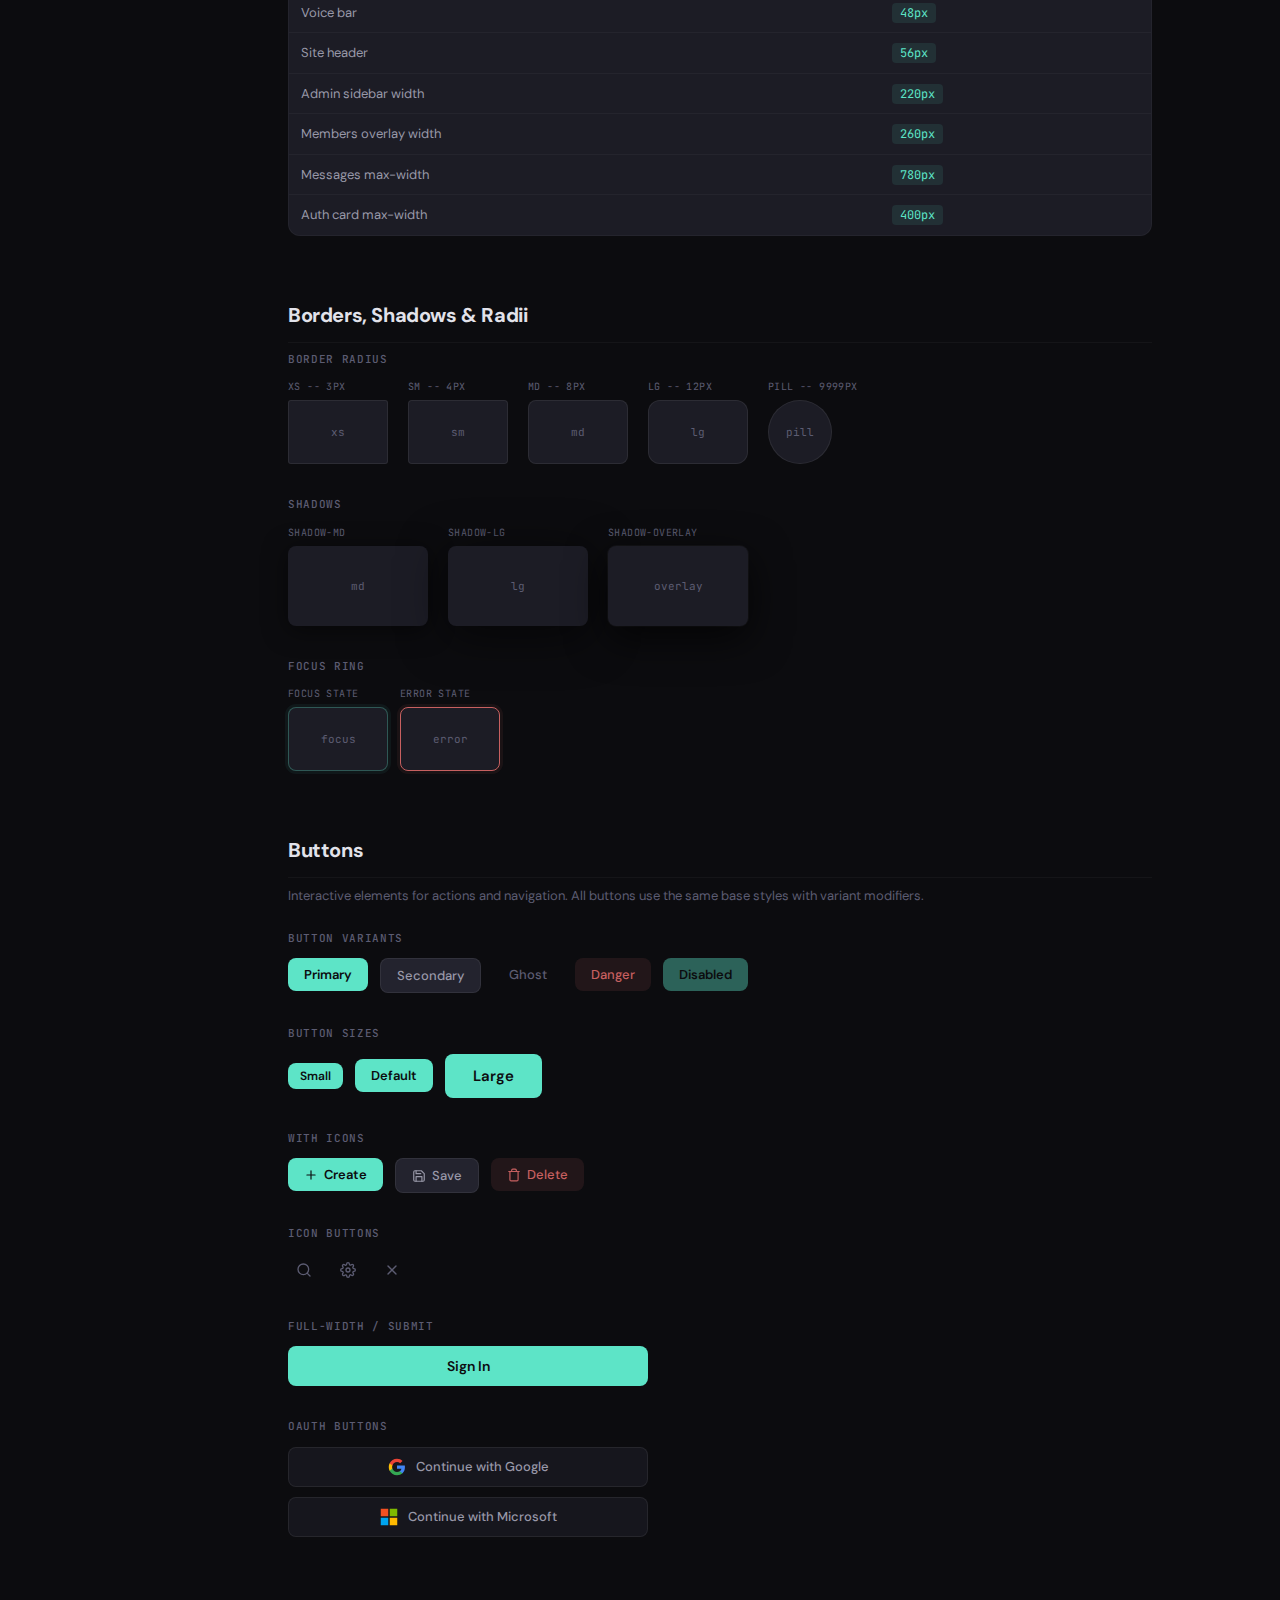
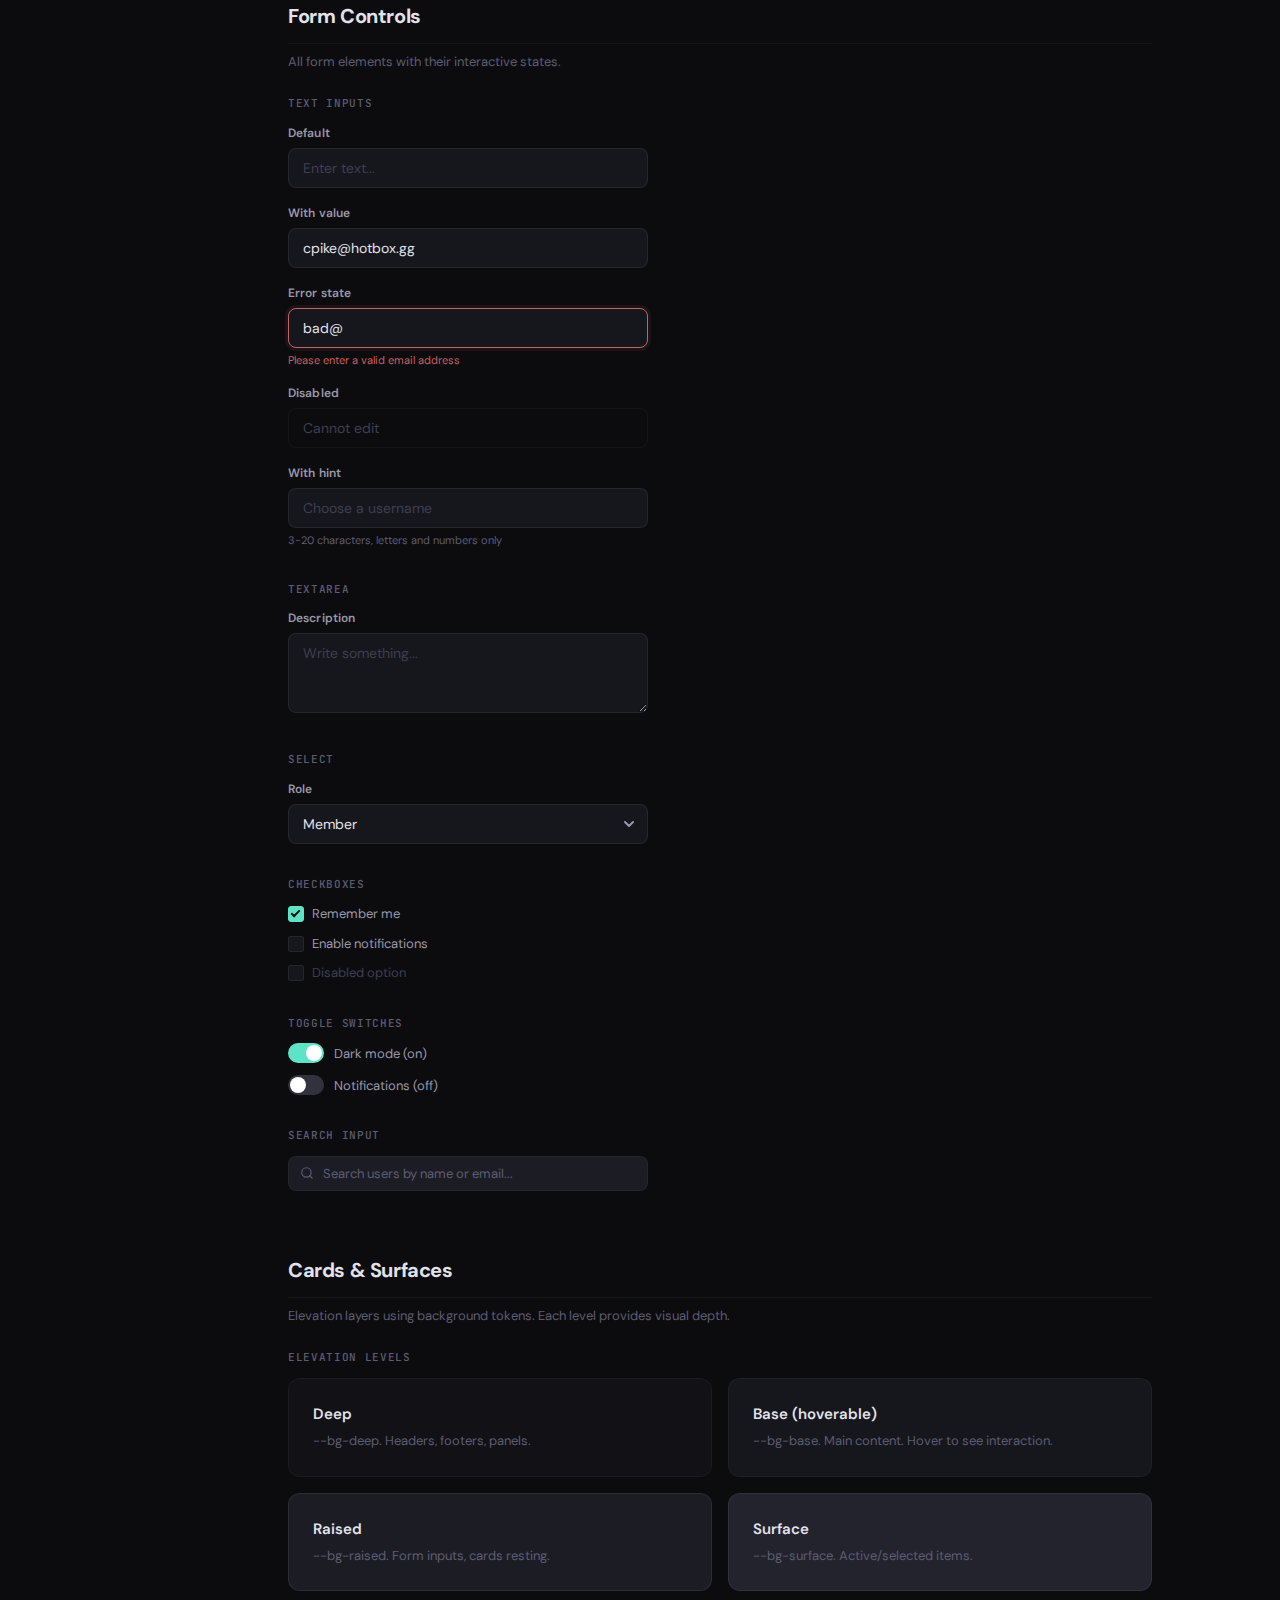
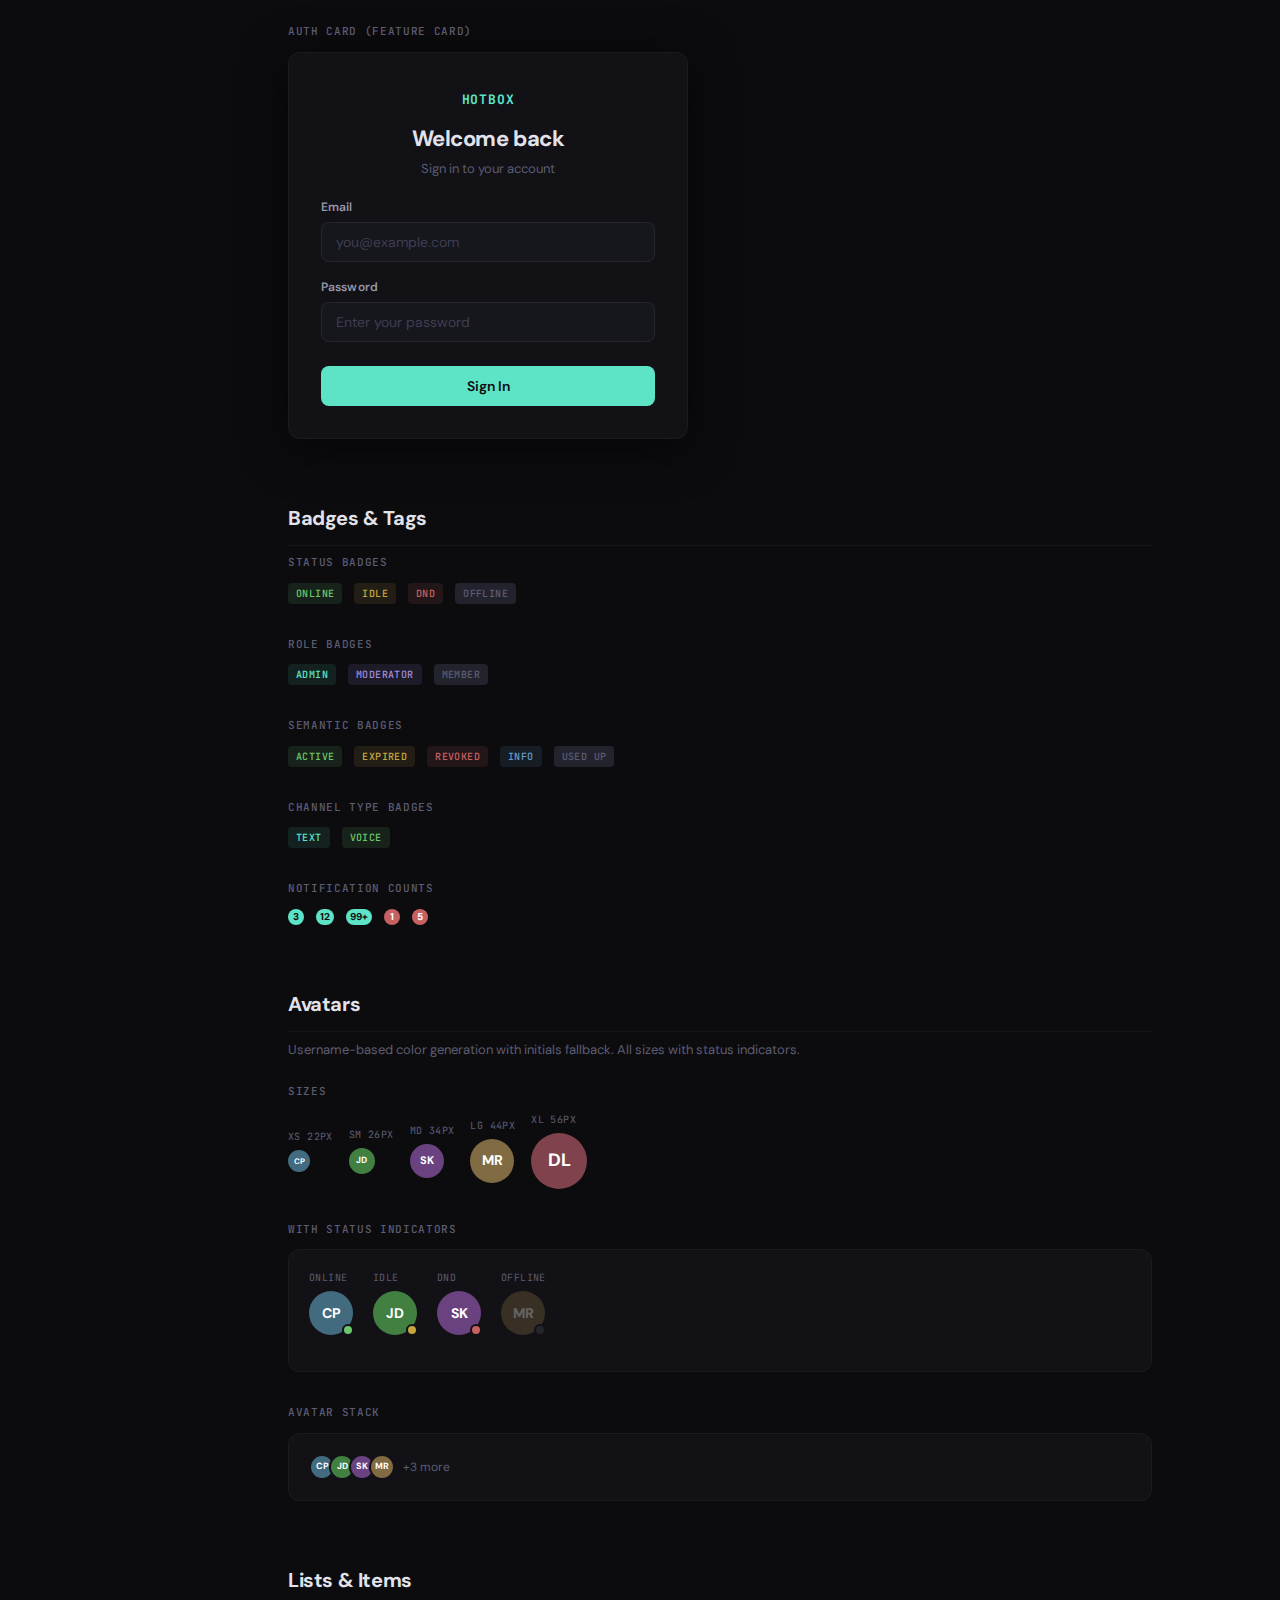
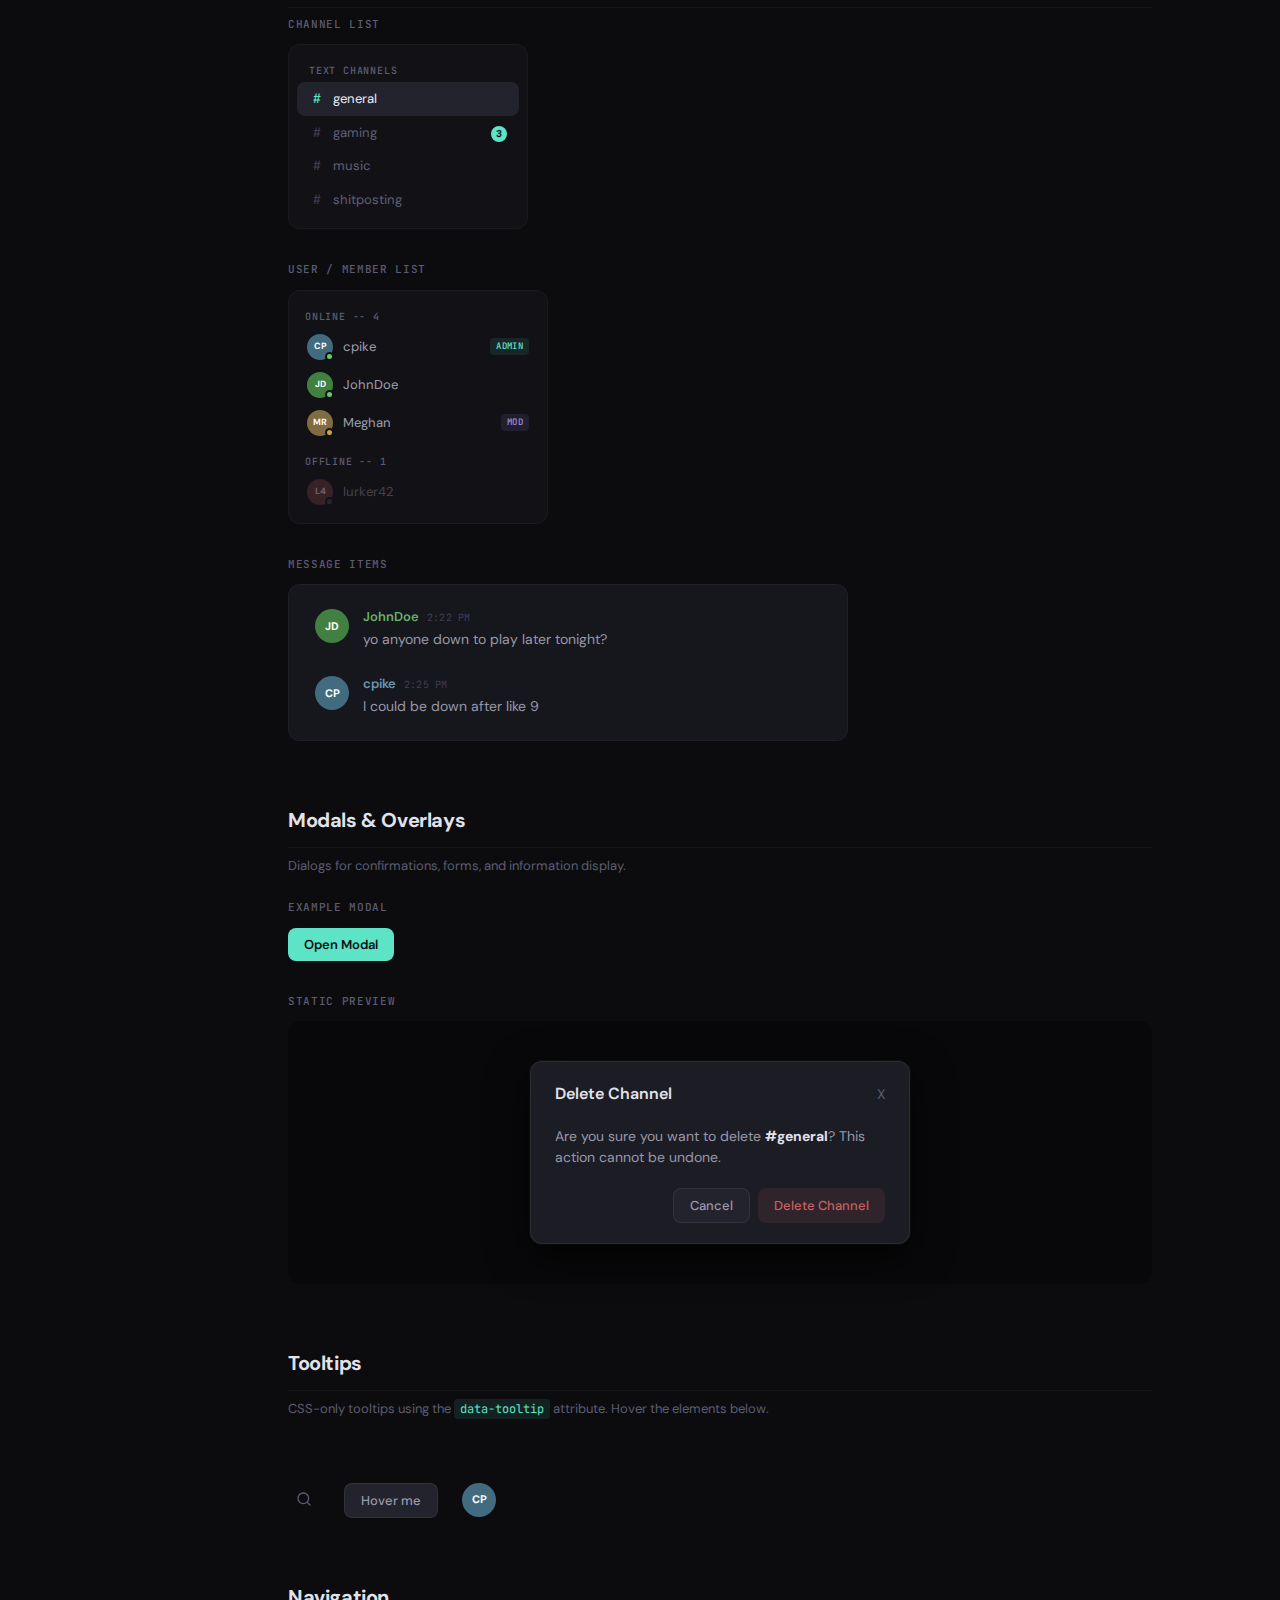
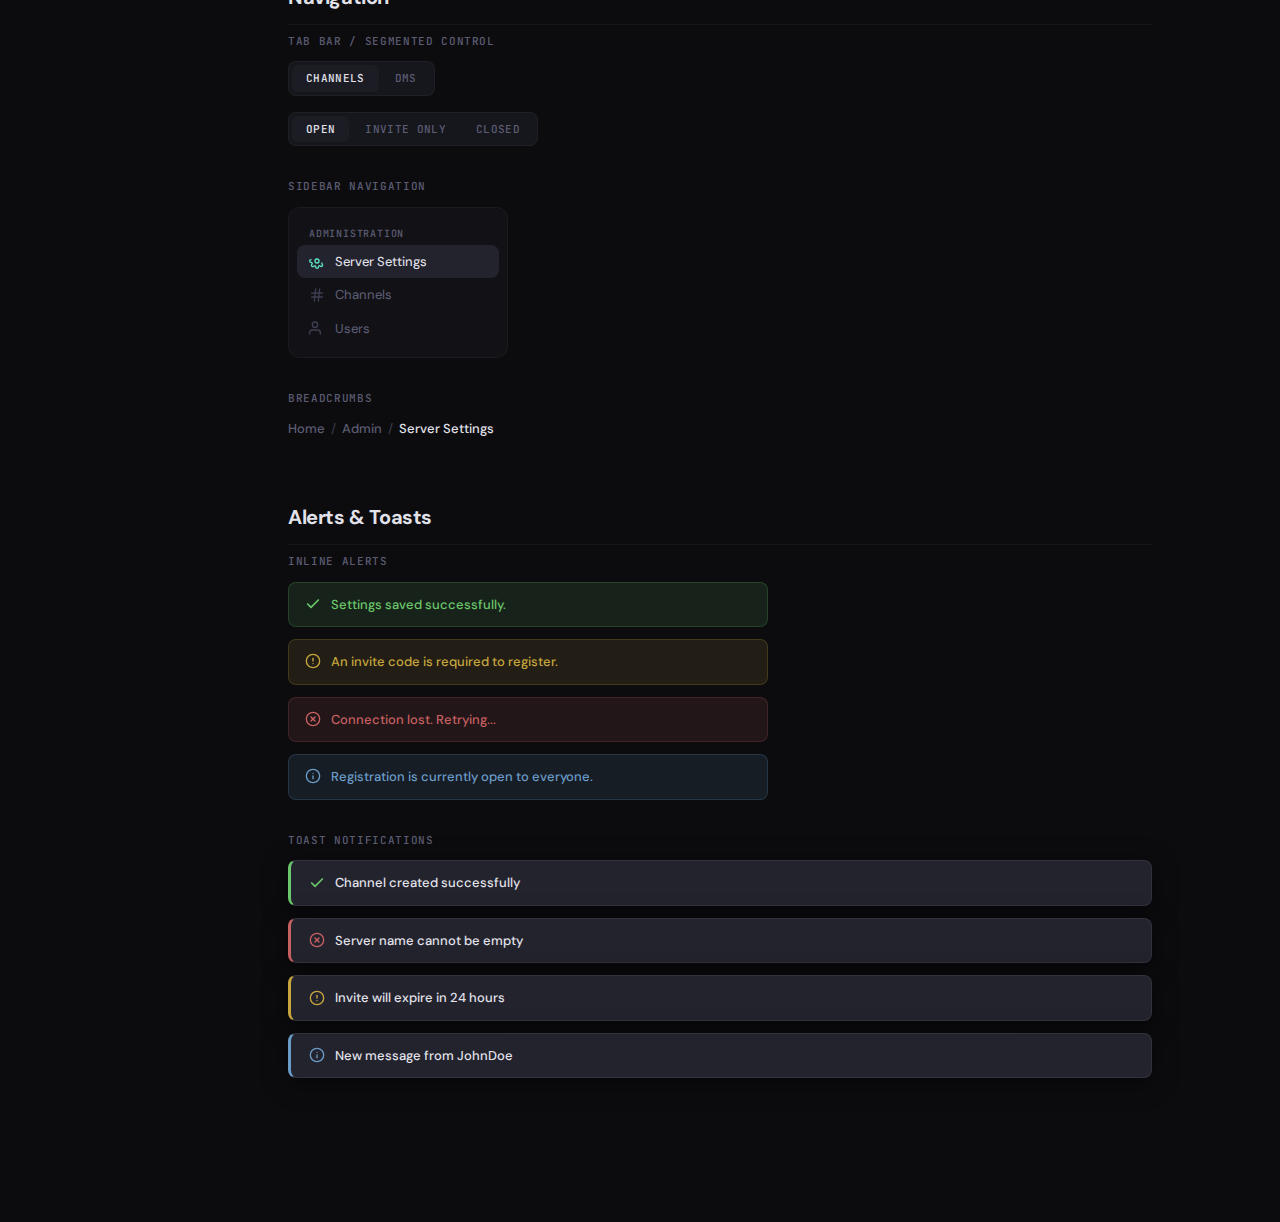
<file: prototypes/component-showcase.html>
<!DOCTYPE html>
<html lang="en">
<head>
  <meta charset="UTF-8">
  <meta name="viewport" content="width=device-width, initial-scale=1.0">
  <title>HotBox - Component Showcase</title>
  <link rel="preconnect" href="https://fonts.googleapis.com">
  <link rel="preconnect" href="https://fonts.gstatic.com" crossorigin>
  <link href="https://fonts.googleapis.com/css2?family=DM+Sans:ital,opsz,wght@0,9..40,300;0,9..40,400;0,9..40,500;0,9..40,600;0,9..40,700;1,9..40,400&family=JetBrains+Mono:wght@400;500;700&display=swap" rel="stylesheet">
  <style>
    :root {
      --bg-deepest: #0c0c0f;
      --bg-deep: #111116;
      --bg-base: #16161d;
      --bg-raised: #1c1c25;
      --bg-surface: #23232e;
      --bg-hover: #2a2a37;
      --bg-active: #32323f;
      --text-primary: #e2e2ea;
      --text-secondary: #9898a8;
      --text-muted: #5c5c72;
      --text-faint: #3e3e52;
      --accent: #5de4c7;
      --accent-hover: #7aecd5;
      --accent-muted: rgba(93, 228, 199, 0.10);
      --accent-strong: #a0f0de;
      --accent-glow: rgba(93, 228, 199, 0.06);
      --status-online: #6bc76b;
      --status-idle: #c7a63e;
      --status-dnd: #c76060;
      --status-offline: #4a4a5a;
      --voice-active: #6bc76b;
      --voice-muted: #5c5c72;
      --danger: #c76060;
      --danger-hover: #d07070;
      --danger-muted: rgba(199, 96, 96, 0.12);
      --warning: #c7a63e;
      --warning-muted: rgba(199, 166, 62, 0.12);
      --success: #6bc76b;
      --success-muted: rgba(107, 199, 107, 0.12);
      --info: #6b9cc7;
      --info-muted: rgba(107, 156, 199, 0.12);
      --border-subtle: rgba(255, 255, 255, 0.04);
      --border-light: rgba(255, 255, 255, 0.07);
      --border-focus: rgba(93, 228, 199, 0.3);
      --radius-xs: 3px;
      --radius-sm: 4px;
      --radius-md: 8px;
      --radius-lg: 12px;
      --radius-pill: 9999px;
      --shadow-md: 0 4px 24px rgba(0, 0, 0, 0.5);
      --shadow-lg: 0 8px 48px rgba(0, 0, 0, 0.6);
      --shadow-overlay: 0 12px 40px rgba(0, 0, 0, 0.7), 0 0 0 1px var(--border-subtle);
      --transition-fast: 100ms ease;
      --transition-base: 180ms ease;
      --transition-smooth: 280ms cubic-bezier(0.4, 0, 0.2, 1);
      --font-body: 'DM Sans', -apple-system, BlinkMacSystemFont, sans-serif;
      --font-mono: 'JetBrains Mono', 'SF Mono', 'Consolas', monospace;
    }

    *, *::before, *::after { margin: 0; padding: 0; box-sizing: border-box; }
    html { height: 100%; scroll-behavior: smooth; }
    body {
      min-height: 100%;
      font-family: var(--font-body);
      background: var(--bg-deepest);
      color: var(--text-primary);
      font-size: 14px;
      line-height: 1.5;
      -webkit-font-smoothing: antialiased;
      -moz-osx-font-smoothing: grayscale;
    }
    button { font-family: inherit; font-size: inherit; border: none; background: none; color: inherit; cursor: pointer; }
    input, textarea, select { font-family: inherit; font-size: inherit; border: none; outline: none; background: none; color: inherit; }
    a { color: var(--accent); text-decoration: none; transition: color var(--transition-fast); }
    a:hover { color: var(--accent-hover); }

    ::-webkit-scrollbar { width: 6px; }
    ::-webkit-scrollbar-track { background: transparent; }
    ::-webkit-scrollbar-thumb { background: var(--bg-active); border-radius: var(--radius-pill); }
    ::-webkit-scrollbar-thumb:hover { background: var(--bg-hover); }

    /* Layout */
    .showcase-layout { display: flex; min-height: 100vh; }

    /* Sidebar Nav */
    .showcase-sidebar {
      width: 240px; min-width: 240px; background: var(--bg-deep);
      border-right: 1px solid var(--border-subtle); padding: 20px 12px;
      position: fixed; top: 0; left: 0; bottom: 0; overflow-y: auto; z-index: 50;
    }
    .sidebar-brand {
      font-family: var(--font-mono); font-weight: 700; font-size: 13px;
      letter-spacing: 0.06em; color: var(--accent); text-transform: uppercase;
      padding: 8px 12px; margin-bottom: 4px;
    }
    .sidebar-subtitle {
      font-size: 11px; color: var(--text-muted); padding: 0 12px 16px;
      border-bottom: 1px solid var(--border-subtle); margin-bottom: 12px;
    }
    .sidebar-section-label {
      font-family: var(--font-mono); font-size: 10px; font-weight: 500;
      text-transform: uppercase; letter-spacing: 0.08em; color: var(--text-muted);
      padding: 12px 12px 6px;
    }
    .sidebar-link {
      display: block; padding: 7px 12px; border-radius: var(--radius-md);
      font-size: 13px; font-weight: 450; color: var(--text-muted);
      transition: all var(--transition-fast); text-decoration: none;
    }
    .sidebar-link:hover { background: var(--bg-hover); color: var(--text-secondary); }
    .sidebar-link.active { background: var(--bg-surface); color: var(--text-primary); }
    .sidebar-back {
      display: flex; align-items: center; gap: 6px; padding: 7px 12px;
      border-radius: var(--radius-md); font-size: 12px; font-weight: 500;
      color: var(--text-muted); transition: all var(--transition-fast);
      text-decoration: none; margin-top: 12px; border-top: 1px solid var(--border-subtle);
      padding-top: 16px;
    }
    .sidebar-back:hover { color: var(--text-secondary); background: var(--bg-hover); }
    .sidebar-back svg { width: 14px; height: 14px; }

    /* Main Content */
    .showcase-main { flex: 1; margin-left: 240px; padding: 40px 48px 80px; max-width: 960px; }

    /* Page Title */
    .page-title { font-size: 28px; font-weight: 700; letter-spacing: -0.02em; margin-bottom: 8px; }
    .page-subtitle { font-size: 15px; color: var(--text-secondary); margin-bottom: 48px; }

    /* Section */
    .section { margin-bottom: 64px; scroll-margin-top: 32px; }
    .section-title {
      font-size: 20px; font-weight: 700; letter-spacing: -0.02em;
      margin-bottom: 8px; padding-bottom: 12px;
      border-bottom: 1px solid var(--border-subtle);
    }
    .section-desc { font-size: 13px; color: var(--text-muted); margin-bottom: 24px; margin-top: 8px; }

    /* Subsection */
    .subsection { margin-bottom: 32px; }
    .subsection-title {
      font-family: var(--font-mono); font-size: 11px; font-weight: 500;
      text-transform: uppercase; letter-spacing: 0.06em; color: var(--text-muted);
      margin-bottom: 12px;
    }

    /* Component Row */
    .component-row { display: flex; flex-wrap: wrap; gap: 12px; align-items: flex-start; margin-bottom: 16px; }
    .component-row.vertical { flex-direction: column; }
    .component-row.gap-lg { gap: 20px; }

    /* Swatch Grid */
    .swatch-grid { display: grid; grid-template-columns: repeat(auto-fill, minmax(120px, 1fr)); gap: 12px; }
    .swatch {
      border-radius: var(--radius-md); overflow: hidden;
      border: 1px solid var(--border-light);
    }
    .swatch-color { height: 56px; }
    .swatch-info { padding: 8px 10px; background: var(--bg-raised); }
    .swatch-name { font-size: 11px; font-weight: 600; color: var(--text-primary); margin-bottom: 2px; }
    .swatch-value { font-family: var(--font-mono); font-size: 10px; color: var(--text-muted); }

    /* Token display */
    .token-table { width: 100%; border-collapse: collapse; }
    .token-table th {
      font-family: var(--font-mono); font-size: 10px; font-weight: 500;
      text-transform: uppercase; letter-spacing: 0.06em; color: var(--text-muted);
      padding: 8px 12px; text-align: left; background: var(--bg-surface);
      border-bottom: 1px solid var(--border-subtle);
    }
    .token-table td {
      padding: 10px 12px; font-size: 13px; color: var(--text-secondary);
      border-bottom: 1px solid var(--border-subtle); vertical-align: middle;
    }
    .token-table tr:last-child td { border-bottom: none; }
    .token-table-wrap {
      background: var(--bg-raised); border: 1px solid var(--border-subtle);
      border-radius: var(--radius-lg); overflow: hidden;
    }
    .token-code {
      font-family: var(--font-mono); font-size: 12px; color: var(--accent);
      background: var(--accent-muted); padding: 2px 8px; border-radius: var(--radius-sm);
    }

    /* Preview boxes for borders/shadows/radii */
    .preview-box {
      width: 100px; height: 64px; background: var(--bg-raised);
      display: flex; align-items: center; justify-content: center;
      font-size: 11px; color: var(--text-muted); font-family: var(--font-mono);
    }
    .preview-box-lg { width: 140px; height: 80px; }

    /* Inline label */
    .inline-label {
      font-family: var(--font-mono); font-size: 10px; color: var(--text-muted);
      text-transform: uppercase; letter-spacing: 0.04em; margin-bottom: 6px;
    }
    .labeled-item { display: flex; flex-direction: column; align-items: flex-start; }

    /* === Buttons === */
    .btn {
      display: inline-flex; align-items: center; gap: 6px;
      padding: 8px 16px; border-radius: var(--radius-md);
      font-size: 13px; font-weight: 500; transition: all var(--transition-fast);
      white-space: nowrap; cursor: pointer;
    }
    .btn svg { width: 14px; height: 14px; }
    .btn-primary { background: var(--accent); color: var(--bg-deepest); font-weight: 600; }
    .btn-primary:hover { background: var(--accent-hover); transform: translateY(-1px); box-shadow: 0 4px 20px rgba(93, 228, 199, 0.2); }
    .btn-primary:active { transform: translateY(0); }
    .btn-secondary { background: var(--bg-surface); color: var(--text-secondary); border: 1px solid var(--border-light); }
    .btn-secondary:hover { background: var(--bg-hover); color: var(--text-primary); }
    .btn-ghost { background: transparent; color: var(--text-muted); }
    .btn-ghost:hover { background: var(--bg-hover); color: var(--text-secondary); }
    .btn-danger { background: var(--danger-muted); color: var(--danger); }
    .btn-danger:hover { background: rgba(199, 96, 96, 0.2); color: var(--danger-hover); }
    .btn:disabled, .btn.disabled { opacity: 0.4; cursor: not-allowed; pointer-events: none; }
    .btn-sm { padding: 5px 12px; font-size: 12px; }
    .btn-lg { padding: 12px 28px; font-size: 15px; font-weight: 600; }
    .btn-icon {
      width: 32px; height: 32px; padding: 0; display: inline-flex;
      align-items: center; justify-content: center; border-radius: var(--radius-md);
      color: var(--text-muted); transition: all var(--transition-fast);
    }
    .btn-icon:hover { background: var(--bg-hover); color: var(--text-secondary); }
    .btn-icon svg { width: 16px; height: 16px; }
    .btn-submit {
      width: 100%; padding: 11px 20px; font-size: 14px; font-weight: 600;
      color: var(--bg-deepest); background: var(--accent); border-radius: var(--radius-md);
      transition: all var(--transition-base);
    }
    .btn-submit:hover { background: var(--accent-hover); transform: translateY(-1px); box-shadow: 0 4px 16px rgba(93, 228, 199, 0.18); }
    .btn-oauth {
      width: 100%; display: flex; align-items: center; justify-content: center; gap: 10px;
      padding: 10px 16px; font-size: 13px; font-weight: 500; color: var(--text-secondary);
      background: var(--bg-base); border: 1px solid var(--border-light); border-radius: var(--radius-md);
      transition: all var(--transition-base);
    }
    .btn-oauth:hover { color: var(--text-primary); background: var(--bg-raised); }
    .btn-oauth svg { width: 18px; height: 18px; flex-shrink: 0; }

    /* === Form Controls === */
    .form-group { margin-bottom: 16px; }
    .form-label {
      display: block; font-size: 12px; font-weight: 600; color: var(--text-secondary);
      margin-bottom: 6px; letter-spacing: 0.01em;
    }
    .form-input {
      width: 100%; padding: 10px 14px; font-size: 14px; color: var(--text-primary);
      background: var(--bg-base); border: 1px solid var(--border-light);
      border-radius: var(--radius-md); transition: all var(--transition-base);
    }
    .form-input::placeholder { color: var(--text-faint); }
    .form-input:focus { border-color: var(--border-focus); box-shadow: 0 0 0 3px var(--accent-glow); background: var(--bg-raised); }
    .form-input:hover:not(:focus) { border-color: rgba(255, 255, 255, 0.1); }
    .form-input.error { border-color: var(--status-dnd); box-shadow: 0 0 0 3px rgba(199, 96, 96, 0.08); }
    .form-input:disabled { background: var(--bg-deepest); border-color: var(--border-subtle); color: var(--text-faint); cursor: not-allowed; }
    .form-error { font-size: 11px; color: var(--status-dnd); margin-top: 4px; }
    .form-hint { font-size: 11px; color: var(--text-muted); margin-top: 4px; }
    textarea.form-input { resize: vertical; min-height: 80px; }
    .form-select {
      width: 100%; padding: 10px 14px; background: var(--bg-base);
      border: 1px solid var(--border-light); border-radius: var(--radius-md);
      color: var(--text-primary); font-size: 14px; cursor: pointer;
      appearance: none;
      background-image: url("data:image/svg+xml,%3Csvg xmlns='http://www.w3.org/2000/svg' width='12' height='12' fill='none' stroke='%239898a8' stroke-width='2' stroke-linecap='round' stroke-linejoin='round'%3E%3Cpath d='M2 4l4 4 4-4'/%3E%3C/svg%3E");
      background-repeat: no-repeat; background-position: right 12px center; padding-right: 36px;
      transition: border-color var(--transition-base), box-shadow var(--transition-base);
    }
    .form-select:focus { border-color: var(--border-focus); box-shadow: 0 0 0 3px var(--accent-glow); }
    .form-select option { background: var(--bg-raised); color: var(--text-primary); }
    .form-check {
      display: flex; align-items: center; gap: 8px; font-size: 13px;
      color: var(--text-secondary); cursor: pointer; user-select: none;
    }
    .form-check input[type="checkbox"] {
      appearance: none; -webkit-appearance: none; width: 16px; height: 16px;
      border: 1px solid var(--border-light); border-radius: var(--radius-xs);
      background: var(--bg-base); cursor: pointer; position: relative;
      transition: all var(--transition-fast); flex-shrink: 0;
    }
    .form-check input[type="checkbox"]:checked { background: var(--accent); border-color: var(--accent); }
    .form-check input[type="checkbox"]:checked::after {
      content: ''; position: absolute; left: 4px; top: 1px; width: 5px; height: 9px;
      border: solid var(--bg-deepest); border-width: 0 2px 2px 0; transform: rotate(45deg);
    }
    .form-check input[type="checkbox"]:focus-visible { box-shadow: 0 0 0 3px var(--accent-glow); }
    .toggle-switch {
      position: relative; width: 36px; height: 20px; background: var(--bg-active);
      border-radius: var(--radius-pill); cursor: pointer; transition: background var(--transition-base);
      flex-shrink: 0;
    }
    .toggle-switch.on { background: var(--accent); }
    .toggle-switch::after {
      content: ''; position: absolute; top: 2px; left: 2px; width: 16px; height: 16px;
      background: #fff; border-radius: var(--radius-pill); transition: transform var(--transition-base);
    }
    .toggle-switch.on::after { transform: translateX(16px); }
    .search-input-wrap { position: relative; }
    .search-input-wrap svg {
      position: absolute; left: 12px; top: 50%; transform: translateY(-50%);
      width: 14px; height: 14px; color: var(--text-muted); pointer-events: none;
    }
    .search-input {
      width: 100%; padding: 8px 12px 8px 34px; background: var(--bg-raised);
      border: 1px solid var(--border-subtle); border-radius: var(--radius-md);
      color: var(--text-primary); font-size: 13px;
      transition: border-color var(--transition-base), box-shadow var(--transition-base);
    }
    .search-input:focus { border-color: var(--border-focus); box-shadow: 0 0 0 3px var(--accent-glow); }
    .search-input::placeholder { color: var(--text-muted); }

    /* === Cards === */
    .card-deep { background: var(--bg-deep); border: 1px solid var(--border-subtle); border-radius: var(--radius-lg); padding: 24px; }
    .card-base { background: var(--bg-base); border: 1px solid var(--border-subtle); border-radius: var(--radius-lg); padding: 24px; }
    .card-raised { background: var(--bg-raised); border: 1px solid var(--border-light); border-radius: var(--radius-lg); padding: 24px; }
    .card-surface { background: var(--bg-surface); border: 1px solid var(--border-light); border-radius: var(--radius-lg); padding: 24px; }
    .card-title { font-size: 15px; font-weight: 600; margin-bottom: 6px; }
    .card-text { font-size: 13px; color: var(--text-muted); line-height: 1.55; }
    .card-hoverable { transition: all var(--transition-smooth); cursor: pointer; }
    .card-hoverable:hover { border-color: var(--border-light); background: var(--bg-raised); }

    /* === Badges === */
    .badge {
      display: inline-flex; align-items: center; font-family: var(--font-mono);
      font-size: 10px; font-weight: 500; text-transform: uppercase;
      letter-spacing: 0.04em; padding: 3px 8px; border-radius: var(--radius-sm); white-space: nowrap;
    }
    .badge-accent { background: var(--accent-muted); color: var(--accent); }
    .badge-success { background: var(--success-muted); color: var(--success); }
    .badge-warning { background: var(--warning-muted); color: var(--warning); }
    .badge-danger { background: var(--danger-muted); color: var(--danger); }
    .badge-info { background: var(--info-muted); color: var(--info); }
    .badge-neutral { background: var(--bg-surface); color: var(--text-muted); }
    .badge-mod { background: rgba(160, 140, 220, 0.12); color: #a08cdc; }
    .notif-badge {
      background: var(--accent); color: var(--bg-deepest); font-size: 10px; font-weight: 700;
      min-width: 16px; height: 16px; border-radius: var(--radius-pill);
      display: inline-flex; align-items: center; justify-content: center; padding: 0 4px; line-height: 1;
    }
    .notif-badge-danger {
      background: var(--danger); color: #fff; font-size: 10px; font-weight: 700;
      min-width: 16px; height: 16px; border-radius: var(--radius-pill);
      display: inline-flex; align-items: center; justify-content: center; padding: 0 4px; line-height: 1;
    }

    /* === Avatars === */
    .avatar {
      border-radius: var(--radius-pill); display: inline-flex; align-items: center;
      justify-content: center; font-weight: 700; color: #fff; flex-shrink: 0; position: relative;
    }
    .avatar-xs { width: 22px; height: 22px; font-size: 8px; }
    .avatar-sm { width: 26px; height: 26px; font-size: 9px; }
    .avatar-md { width: 34px; height: 34px; font-size: 11px; }
    .avatar-lg { width: 44px; height: 44px; font-size: 14px; }
    .avatar-xl { width: 56px; height: 56px; font-size: 18px; }
    .avatar .status-dot {
      position: absolute; bottom: -1px; right: -1px; border-radius: var(--radius-pill);
      border: 2px solid var(--bg-deep);
    }
    .avatar-xs .status-dot { width: 8px; height: 8px; }
    .avatar-sm .status-dot { width: 9px; height: 9px; }
    .avatar-md .status-dot { width: 10px; height: 10px; }
    .avatar-lg .status-dot { width: 12px; height: 12px; }
    .avatar-xl .status-dot { width: 14px; height: 14px; }
    .status-online { background: var(--status-online); }
    .status-idle { background: var(--status-idle); }
    .status-dnd { background: var(--status-dnd); }
    .status-offline { background: var(--status-offline); }

    /* === List Items === */
    .channel-list-item {
      display: flex; align-items: center; gap: 8px; padding: 7px 12px;
      border-radius: var(--radius-md); color: var(--text-muted); font-size: 13px;
      font-weight: 450; cursor: pointer; transition: all var(--transition-fast);
    }
    .channel-list-item:hover { background: var(--bg-hover); color: var(--text-secondary); }
    .channel-list-item.active { background: var(--bg-surface); color: var(--text-primary); }
    .channel-list-item .ch-hash {
      font-family: var(--font-mono); font-size: 13px; font-weight: 500; color: var(--text-faint); width: 16px; text-align: center;
    }
    .channel-list-item.active .ch-hash { color: var(--accent); }
    .channel-list-item .ch-badge { margin-left: auto; }

    .user-list-item {
      display: flex; align-items: center; gap: 10px; padding: 6px 10px;
      border-radius: var(--radius-md); cursor: default; transition: background var(--transition-fast);
    }
    .user-list-item:hover { background: var(--bg-hover); }
    .user-list-item .user-name { font-size: 13px; font-weight: 450; color: var(--text-secondary); }
    .user-list-item:hover .user-name { color: var(--text-primary); }
    .user-list-item .role-tag {
      font-family: var(--font-mono); font-size: 9px; font-weight: 500;
      text-transform: uppercase; letter-spacing: 0.04em; padding: 2px 6px;
      border-radius: var(--radius-sm); background: var(--accent-muted); color: var(--accent);
      margin-left: auto;
    }
    .user-list-item.offline .avatar, .user-list-item.offline .user-name { opacity: 0.35; }

    .message-group {
      display: flex; gap: 14px; padding: 6px 10px; border-radius: var(--radius-md);
      transition: background var(--transition-fast);
    }
    .message-group:hover { background: rgba(255, 255, 255, 0.015); }
    .msg-content { flex: 1; min-width: 0; }
    .msg-header { display: flex; align-items: baseline; gap: 8px; margin-bottom: 2px; }
    .msg-author { font-size: 13px; font-weight: 600; }
    .msg-timestamp { font-family: var(--font-mono); font-size: 10px; color: var(--text-faint); letter-spacing: 0.02em; }
    .msg-body { font-size: 14px; color: var(--text-secondary); line-height: 1.55; }

    /* === Modal === */
    .modal-overlay {
      position: fixed; inset: 0; background: rgba(0,0,0,0.6); backdrop-filter: blur(4px);
      display: flex; align-items: center; justify-content: center; z-index: 100;
      opacity: 0; pointer-events: none; transition: opacity var(--transition-smooth);
    }
    .modal-overlay.open { opacity: 1; pointer-events: auto; }
    .modal {
      background: var(--bg-raised); border: 1px solid var(--border-light);
      border-radius: var(--radius-lg); box-shadow: var(--shadow-overlay);
      width: 440px; max-width: 90vw; transform: translateY(12px) scale(0.97);
      transition: transform var(--transition-smooth);
    }
    .modal-overlay.open .modal { transform: translateY(0) scale(1); }
    .modal-header {
      display: flex; align-items: center; justify-content: space-between; padding: 20px 24px 0;
    }
    .modal-header h3 { font-size: 16px; font-weight: 600; }
    .modal-close {
      width: 28px; height: 28px; display: flex; align-items: center; justify-content: center;
      border-radius: var(--radius-md); color: var(--text-muted); transition: all var(--transition-fast);
    }
    .modal-close:hover { background: var(--bg-hover); color: var(--text-secondary); }
    .modal-close svg { width: 16px; height: 16px; }
    .modal-body { padding: 20px 24px; font-size: 14px; color: var(--text-secondary); line-height: 1.5; }
    .modal-footer { display: flex; justify-content: flex-end; gap: 8px; padding: 0 24px 20px; }

    /* === Tooltip === */
    [data-tooltip] { position: relative; }
    [data-tooltip]::after {
      content: attr(data-tooltip); position: absolute; bottom: calc(100% + 8px);
      left: 50%; transform: translateX(-50%) translateY(4px);
      padding: 5px 10px; background: var(--bg-deepest); color: var(--text-primary);
      font-family: var(--font-body); font-size: 12px; font-weight: 500;
      white-space: nowrap; border-radius: var(--radius-md);
      border: 1px solid var(--border-light); pointer-events: none; opacity: 0;
      transition: opacity var(--transition-fast), transform var(--transition-fast); z-index: 100;
    }
    [data-tooltip]:hover::after { opacity: 1; transform: translateX(-50%) translateY(0); }

    /* === Navigation Components === */
    .tab-bar {
      display: flex; gap: 2px; background: var(--bg-base); border-radius: var(--radius-md);
      padding: 3px; border: 1px solid var(--border-subtle);
    }
    .tab-bar-item {
      font-family: var(--font-mono); font-size: 11px; font-weight: 500;
      letter-spacing: 0.03em; text-transform: uppercase; padding: 5px 14px;
      border-radius: 6px; color: var(--text-muted); transition: all var(--transition-base);
      cursor: pointer;
    }
    .tab-bar-item:hover { color: var(--text-secondary); }
    .tab-bar-item.active { background: var(--bg-raised); color: var(--text-primary); }

    .breadcrumbs { display: flex; align-items: center; gap: 6px; font-size: 13px; }
    .breadcrumbs a { color: var(--text-muted); font-weight: 500; }
    .breadcrumbs a:hover { color: var(--accent); }
    .breadcrumbs .separator { color: var(--text-faint); }
    .breadcrumbs .current { color: var(--text-primary); font-weight: 500; }

    /* === Alerts/Toasts === */
    .alert {
      display: flex; align-items: flex-start; gap: 10px; padding: 12px 16px;
      border-radius: var(--radius-md); font-size: 13px; font-weight: 500; border: 1px solid;
    }
    .alert svg { width: 16px; height: 16px; flex-shrink: 0; margin-top: 1px; }
    .alert-success { background: var(--success-muted); border-color: rgba(107, 199, 107, 0.2); color: var(--success); }
    .alert-warning { background: var(--warning-muted); border-color: rgba(199, 166, 62, 0.2); color: var(--warning); }
    .alert-error { background: var(--danger-muted); border-color: rgba(199, 96, 96, 0.2); color: var(--danger); }
    .alert-info { background: var(--info-muted); border-color: rgba(107, 156, 199, 0.2); color: var(--info); }

    .toast-example {
      display: flex; align-items: center; gap: 10px; padding: 12px 18px;
      background: var(--bg-surface); border: 1px solid var(--border-light);
      border-radius: var(--radius-md); box-shadow: var(--shadow-md);
      font-size: 13px; font-weight: 500; min-width: 260px;
    }
    .toast-example svg { width: 16px; height: 16px; flex-shrink: 0; }
    .toast-example.toast-success { border-left: 3px solid var(--success); }
    .toast-example.toast-success svg { color: var(--success); }
    .toast-example.toast-error { border-left: 3px solid var(--danger); }
    .toast-example.toast-error svg { color: var(--danger); }
    .toast-example.toast-warning { border-left: 3px solid var(--warning); }
    .toast-example.toast-warning svg { color: var(--warning); }
    .toast-example.toast-info-t { border-left: 3px solid var(--info); }
    .toast-example.toast-info-t svg { color: var(--info); }

    /* === Spacing Scale === */
    .spacing-row { display: flex; align-items: center; gap: 16px; margin-bottom: 8px; }
    .spacing-bar { background: var(--accent-muted); border: 1px solid rgba(93, 228, 199, 0.2); border-radius: var(--radius-xs); height: 20px; }
    .spacing-label { font-family: var(--font-mono); font-size: 11px; color: var(--text-muted); min-width: 48px; }
    .spacing-value { font-family: var(--font-mono); font-size: 11px; color: var(--text-faint); min-width: 40px; }

    /* Demo containers */
    .demo-container { max-width: 360px; }
    .demo-container-wide { max-width: 560px; }
    .demo-dark-bg { background: var(--bg-deep); padding: 20px; border-radius: var(--radius-lg); border: 1px solid var(--border-subtle); }
  </style>
</head>
<body>
<div class="showcase-layout">

  <!-- Sidebar Navigation -->
  <nav class="showcase-sidebar" id="sidebar">
    <div class="sidebar-brand">HotBox</div>
    <div class="sidebar-subtitle">Component Showcase v1.0</div>

    <div class="sidebar-section-label">Foundations</div>
    <a href="#colors" class="sidebar-link">Colors</a>
    <a href="#typography" class="sidebar-link">Typography</a>
    <a href="#spacing" class="sidebar-link">Spacing &amp; Layout</a>
    <a href="#borders" class="sidebar-link">Borders, Shadows, Radii</a>

    <div class="sidebar-section-label">Components</div>
    <a href="#buttons" class="sidebar-link">Buttons</a>
    <a href="#forms" class="sidebar-link">Form Controls</a>
    <a href="#cards" class="sidebar-link">Cards &amp; Surfaces</a>
    <a href="#badges" class="sidebar-link">Badges &amp; Tags</a>
    <a href="#avatars" class="sidebar-link">Avatars</a>
    <a href="#lists" class="sidebar-link">Lists &amp; Items</a>
    <a href="#modals" class="sidebar-link">Modals &amp; Overlays</a>
    <a href="#tooltips" class="sidebar-link">Tooltips</a>
    <a href="#navigation" class="sidebar-link">Navigation</a>
    <a href="#alerts" class="sidebar-link">Alerts &amp; Toasts</a>

    <a href="main-ui-proposal.html" class="sidebar-back">
      <svg viewBox="0 0 24 24" fill="none" stroke="currentColor" stroke-width="2" stroke-linecap="round" stroke-linejoin="round"><polyline points="15 18 9 12 15 6"></polyline></svg>
      Back to Main UI
    </a>
  </nav>

  <!-- Main Content -->
  <main class="showcase-main">
    <h1 class="page-title">HotBox Design System</h1>
    <p class="page-subtitle">A living reference of design tokens, components, and patterns for the HotBox chat platform.</p>

    <!-- ================================ COLORS ================================ -->
    <section class="section" id="colors">
      <h2 class="section-title">Color System</h2>
      <p class="section-desc">Deep cool slate palette with teal/mint accent. All colors are defined as CSS custom properties in <code style="font-family:var(--font-mono);font-size:12px;color:var(--accent);background:var(--accent-muted);padding:2px 6px;border-radius:var(--radius-sm);">:root</code>.</p>

      <div class="subsection">
        <div class="subsection-title">Background Layers</div>
        <div class="swatch-grid">
          <div class="swatch"><div class="swatch-color" style="background:var(--bg-deepest);"></div><div class="swatch-info"><div class="swatch-name">Deepest</div><div class="swatch-value">#0c0c0f</div></div></div>
          <div class="swatch"><div class="swatch-color" style="background:var(--bg-deep);"></div><div class="swatch-info"><div class="swatch-name">Deep</div><div class="swatch-value">#111116</div></div></div>
          <div class="swatch"><div class="swatch-color" style="background:var(--bg-base);"></div><div class="swatch-info"><div class="swatch-name">Base</div><div class="swatch-value">#16161d</div></div></div>
          <div class="swatch"><div class="swatch-color" style="background:var(--bg-raised);"></div><div class="swatch-info"><div class="swatch-name">Raised</div><div class="swatch-value">#1c1c25</div></div></div>
          <div class="swatch"><div class="swatch-color" style="background:var(--bg-surface);"></div><div class="swatch-info"><div class="swatch-name">Surface</div><div class="swatch-value">#23232e</div></div></div>
          <div class="swatch"><div class="swatch-color" style="background:var(--bg-hover);"></div><div class="swatch-info"><div class="swatch-name">Hover</div><div class="swatch-value">#2a2a37</div></div></div>
          <div class="swatch"><div class="swatch-color" style="background:var(--bg-active);"></div><div class="swatch-info"><div class="swatch-name">Active</div><div class="swatch-value">#32323f</div></div></div>
        </div>
      </div>

      <div class="subsection">
        <div class="subsection-title">Text Colors</div>
        <div class="swatch-grid">
          <div class="swatch"><div class="swatch-color" style="background:var(--text-primary);"></div><div class="swatch-info"><div class="swatch-name">Primary</div><div class="swatch-value">#e2e2ea</div></div></div>
          <div class="swatch"><div class="swatch-color" style="background:var(--text-secondary);"></div><div class="swatch-info"><div class="swatch-name">Secondary</div><div class="swatch-value">#9898a8</div></div></div>
          <div class="swatch"><div class="swatch-color" style="background:var(--text-muted);"></div><div class="swatch-info"><div class="swatch-name">Muted</div><div class="swatch-value">#5c5c72</div></div></div>
          <div class="swatch"><div class="swatch-color" style="background:var(--text-faint);"></div><div class="swatch-info"><div class="swatch-name">Faint</div><div class="swatch-value">#3e3e52</div></div></div>
        </div>
      </div>

      <div class="subsection">
        <div class="subsection-title">Accent Colors</div>
        <div class="swatch-grid">
          <div class="swatch"><div class="swatch-color" style="background:var(--accent);"></div><div class="swatch-info"><div class="swatch-name">Accent</div><div class="swatch-value">#5de4c7</div></div></div>
          <div class="swatch"><div class="swatch-color" style="background:var(--accent-hover);"></div><div class="swatch-info"><div class="swatch-name">Accent Hover</div><div class="swatch-value">#7aecd5</div></div></div>
          <div class="swatch"><div class="swatch-color" style="background:var(--accent-strong);"></div><div class="swatch-info"><div class="swatch-name">Accent Strong</div><div class="swatch-value">#a0f0de</div></div></div>
          <div class="swatch"><div class="swatch-color" style="background:rgba(93,228,199,0.25);"></div><div class="swatch-info"><div class="swatch-name">Accent Muted</div><div class="swatch-value">rgba(...0.10)</div></div></div>
        </div>
      </div>

      <div class="subsection">
        <div class="subsection-title">Status Colors</div>
        <div class="swatch-grid">
          <div class="swatch"><div class="swatch-color" style="background:var(--status-online);"></div><div class="swatch-info"><div class="swatch-name">Online</div><div class="swatch-value">#6bc76b</div></div></div>
          <div class="swatch"><div class="swatch-color" style="background:var(--status-idle);"></div><div class="swatch-info"><div class="swatch-name">Idle</div><div class="swatch-value">#c7a63e</div></div></div>
          <div class="swatch"><div class="swatch-color" style="background:var(--status-dnd);"></div><div class="swatch-info"><div class="swatch-name">DnD / Danger</div><div class="swatch-value">#c76060</div></div></div>
          <div class="swatch"><div class="swatch-color" style="background:var(--status-offline);"></div><div class="swatch-info"><div class="swatch-name">Offline</div><div class="swatch-value">#4a4a5a</div></div></div>
        </div>
      </div>

      <div class="subsection">
        <div class="subsection-title">Semantic Colors</div>
        <div class="swatch-grid">
          <div class="swatch"><div class="swatch-color" style="background:var(--success);"></div><div class="swatch-info"><div class="swatch-name">Success</div><div class="swatch-value">#6bc76b</div></div></div>
          <div class="swatch"><div class="swatch-color" style="background:var(--warning);"></div><div class="swatch-info"><div class="swatch-name">Warning</div><div class="swatch-value">#c7a63e</div></div></div>
          <div class="swatch"><div class="swatch-color" style="background:var(--danger);"></div><div class="swatch-info"><div class="swatch-name">Danger</div><div class="swatch-value">#c76060</div></div></div>
          <div class="swatch"><div class="swatch-color" style="background:var(--info);"></div><div class="swatch-info"><div class="swatch-name">Info</div><div class="swatch-value">#6b9cc7</div></div></div>
        </div>
      </div>

      <div class="subsection">
        <div class="subsection-title">Border Colors</div>
        <div class="component-row">
          <div class="labeled-item"><div class="inline-label">Subtle</div><div class="preview-box" style="border:2px solid var(--border-subtle);">subtle</div></div>
          <div class="labeled-item"><div class="inline-label">Light</div><div class="preview-box" style="border:2px solid var(--border-light);">light</div></div>
          <div class="labeled-item"><div class="inline-label">Focus</div><div class="preview-box" style="border:2px solid var(--border-focus);">focus</div></div>
        </div>
      </div>
    </section>

    <!-- ================================ TYPOGRAPHY ================================ -->
    <section class="section" id="typography">
      <h2 class="section-title">Typography</h2>
      <p class="section-desc">DM Sans for body text. JetBrains Mono for code, labels, and brand elements.</p>

      <div class="subsection">
        <div class="subsection-title">Font Families</div>
        <div style="margin-bottom:16px;">
          <div style="font-family:var(--font-body);font-size:18px;font-weight:500;margin-bottom:4px;">DM Sans -- The quick brown fox jumps over the lazy dog</div>
          <div style="font-family:var(--font-body);font-size:13px;color:var(--text-muted);">var(--font-body) -- Primary body font. Weights: 300, 400, 500, 600, 700.</div>
        </div>
        <div>
          <div style="font-family:var(--font-mono);font-size:16px;font-weight:500;margin-bottom:4px;">JetBrains Mono -- 0123456789 HOTBOX</div>
          <div style="font-family:var(--font-body);font-size:13px;color:var(--text-muted);">var(--font-mono) -- Code, labels, brand. Weights: 400, 500, 700.</div>
        </div>
      </div>

      <div class="subsection">
        <div class="subsection-title">Type Scale</div>
        <div class="token-table-wrap">
          <table class="token-table">
            <thead><tr><th>Element</th><th>Preview</th><th>Size</th><th>Weight</th></tr></thead>
            <tbody>
              <tr><td>Hero Title</td><td><span style="font-size:36px;font-weight:700;letter-spacing:-0.03em;line-height:1.1;">Hello World</span></td><td><span class="token-code">48px</span></td><td>700</td></tr>
              <tr><td>Page Title</td><td><span style="font-size:28px;font-weight:700;letter-spacing:-0.02em;">Page Title</span></td><td><span class="token-code">28px</span></td><td>700</td></tr>
              <tr><td>Card Title</td><td><span style="font-size:22px;font-weight:700;letter-spacing:-0.02em;">Card Title</span></td><td><span class="token-code">22px</span></td><td>700</td></tr>
              <tr><td>Section Header</td><td><span style="font-size:20px;font-weight:700;letter-spacing:-0.02em;">Section</span></td><td><span class="token-code">20px</span></td><td>700</td></tr>
              <tr><td>Subtitle</td><td><span style="font-size:17px;color:var(--text-secondary);">Subtitle text</span></td><td><span class="token-code">17px</span></td><td>400</td></tr>
              <tr><td>Body Large</td><td><span style="font-size:15px;font-weight:500;">Body large</span></td><td><span class="token-code">15px</span></td><td>500</td></tr>
              <tr><td>Body</td><td><span style="font-size:14px;">Default body text</span></td><td><span class="token-code">14px</span></td><td>400</td></tr>
              <tr><td>Body Medium</td><td><span style="font-size:13px;font-weight:450;">Tabs and labels</span></td><td><span class="token-code">13px</span></td><td>450</td></tr>
              <tr><td>Small</td><td><span style="font-size:12px;font-weight:500;">Form labels</span></td><td><span class="token-code">12px</span></td><td>500</td></tr>
              <tr><td>Tiny</td><td><span style="font-size:11px;font-weight:500;letter-spacing:0.02em;">Metadata</span></td><td><span class="token-code">11px</span></td><td>500</td></tr>
              <tr><td>Micro</td><td><span style="font-size:10px;font-weight:500;letter-spacing:0.02em;">Timestamps</span></td><td><span class="token-code">10px</span></td><td>500</td></tr>
              <tr><td>Brand (mono)</td><td><span style="font-family:var(--font-mono);font-size:14px;font-weight:700;letter-spacing:0.06em;text-transform:uppercase;color:var(--accent);">HotBox</span></td><td><span class="token-code">13-14px</span></td><td>700</td></tr>
              <tr><td>Section Label (mono)</td><td><span style="font-family:var(--font-mono);font-size:10px;font-weight:500;letter-spacing:0.08em;text-transform:uppercase;color:var(--text-muted);">Section Label</span></td><td><span class="token-code">10-11px</span></td><td>500</td></tr>
              <tr><td>Code (mono)</td><td><span style="font-family:var(--font-mono);font-size:13px;letter-spacing:0.03em;color:var(--accent);">const x = 42;</span></td><td><span class="token-code">11-13px</span></td><td>400</td></tr>
            </tbody>
          </table>
        </div>
      </div>

      <div class="subsection">
        <div class="subsection-title">Code Block</div>
        <div style="background:var(--bg-raised);border:1px solid var(--border-subtle);border-radius:var(--radius-md);padding:16px;font-family:var(--font-mono);font-size:13px;line-height:1.6;color:var(--text-secondary);overflow-x:auto;">
          <span style="color:var(--text-muted);">// Example code block</span><br>
          <span style="color:#c792ea;">const</span> <span style="color:var(--text-primary);">server</span> = <span style="color:#c792ea;">new</span> <span style="color:var(--accent);">HotBox</span>({<br>
          &nbsp;&nbsp;name: <span style="color:#c3e88d;">'My Server'</span>,<br>
          &nbsp;&nbsp;port: <span style="color:#f78c6c;">3000</span>,<br>
          });<br>
          server.<span style="color:var(--accent);">start</span>();
        </div>
      </div>
    </section>

    <!-- ================================ SPACING ================================ -->
    <section class="section" id="spacing">
      <h2 class="section-title">Spacing &amp; Layout</h2>
      <p class="section-desc">Consistent spacing scale used across all components. No explicit tokens yet -- these are common pixel values.</p>

      <div class="subsection">
        <div class="subsection-title">Spacing Scale</div>
        <div class="spacing-row"><div class="spacing-label">3xs</div><div class="spacing-bar" style="width:2px;"></div><div class="spacing-value">2px</div></div>
        <div class="spacing-row"><div class="spacing-label">2xs</div><div class="spacing-bar" style="width:4px;"></div><div class="spacing-value">4px</div></div>
        <div class="spacing-row"><div class="spacing-label">xs</div><div class="spacing-bar" style="width:6px;"></div><div class="spacing-value">6px</div></div>
        <div class="spacing-row"><div class="spacing-label">sm</div><div class="spacing-bar" style="width:8px;"></div><div class="spacing-value">8px</div></div>
        <div class="spacing-row"><div class="spacing-label">md</div><div class="spacing-bar" style="width:12px;"></div><div class="spacing-value">12px</div></div>
        <div class="spacing-row"><div class="spacing-label">lg</div><div class="spacing-bar" style="width:16px;"></div><div class="spacing-value">16px</div></div>
        <div class="spacing-row"><div class="spacing-label">xl</div><div class="spacing-bar" style="width:24px;"></div><div class="spacing-value">24px</div></div>
        <div class="spacing-row"><div class="spacing-label">2xl</div><div class="spacing-bar" style="width:32px;"></div><div class="spacing-value">32px</div></div>
        <div class="spacing-row"><div class="spacing-label">3xl</div><div class="spacing-bar" style="width:48px;"></div><div class="spacing-value">48px</div></div>
      </div>

      <div class="subsection">
        <div class="subsection-title">Common Sizing</div>
        <div class="token-table-wrap">
          <table class="token-table">
            <thead><tr><th>Element</th><th>Value</th></tr></thead>
            <tbody>
              <tr><td>Topbar height</td><td><span class="token-code">52px</span></td></tr>
              <tr><td>Channel info bar</td><td><span class="token-code">36px</span></td></tr>
              <tr><td>Voice bar</td><td><span class="token-code">48px</span></td></tr>
              <tr><td>Site header</td><td><span class="token-code">56px</span></td></tr>
              <tr><td>Admin sidebar width</td><td><span class="token-code">220px</span></td></tr>
              <tr><td>Members overlay width</td><td><span class="token-code">260px</span></td></tr>
              <tr><td>Messages max-width</td><td><span class="token-code">780px</span></td></tr>
              <tr><td>Auth card max-width</td><td><span class="token-code">400px</span></td></tr>
            </tbody>
          </table>
        </div>
      </div>
    </section>

    <!-- ================================ BORDERS, SHADOWS, RADII ================================ -->
    <section class="section" id="borders">
      <h2 class="section-title">Borders, Shadows &amp; Radii</h2>

      <div class="subsection">
        <div class="subsection-title">Border Radius</div>
        <div class="component-row gap-lg">
          <div class="labeled-item"><div class="inline-label">xs -- 3px</div><div class="preview-box" style="border-radius:var(--radius-xs);border:1px solid var(--border-light);">xs</div></div>
          <div class="labeled-item"><div class="inline-label">sm -- 4px</div><div class="preview-box" style="border-radius:var(--radius-sm);border:1px solid var(--border-light);">sm</div></div>
          <div class="labeled-item"><div class="inline-label">md -- 8px</div><div class="preview-box" style="border-radius:var(--radius-md);border:1px solid var(--border-light);">md</div></div>
          <div class="labeled-item"><div class="inline-label">lg -- 12px</div><div class="preview-box" style="border-radius:var(--radius-lg);border:1px solid var(--border-light);">lg</div></div>
          <div class="labeled-item"><div class="inline-label">pill -- 9999px</div><div class="preview-box" style="border-radius:var(--radius-pill);border:1px solid var(--border-light);width:64px;height:64px;">pill</div></div>
        </div>
      </div>

      <div class="subsection">
        <div class="subsection-title">Shadows</div>
        <div class="component-row gap-lg">
          <div class="labeled-item"><div class="inline-label">shadow-md</div><div class="preview-box preview-box-lg" style="border-radius:var(--radius-md);box-shadow:var(--shadow-md);">md</div></div>
          <div class="labeled-item"><div class="inline-label">shadow-lg</div><div class="preview-box preview-box-lg" style="border-radius:var(--radius-md);box-shadow:var(--shadow-lg);">lg</div></div>
          <div class="labeled-item"><div class="inline-label">shadow-overlay</div><div class="preview-box preview-box-lg" style="border-radius:var(--radius-md);box-shadow:var(--shadow-overlay);">overlay</div></div>
        </div>
      </div>

      <div class="subsection">
        <div class="subsection-title">Focus Ring</div>
        <div class="component-row">
          <div class="labeled-item"><div class="inline-label">Focus state</div><div class="preview-box" style="border-radius:var(--radius-md);border:1px solid var(--border-focus);box-shadow:0 0 0 3px var(--accent-glow);">focus</div></div>
          <div class="labeled-item"><div class="inline-label">Error state</div><div class="preview-box" style="border-radius:var(--radius-md);border:1px solid var(--status-dnd);box-shadow:0 0 0 3px rgba(199,96,96,0.08);">error</div></div>
        </div>
      </div>
    </section>

    <!-- ================================ BUTTONS ================================ -->
    <section class="section" id="buttons">
      <h2 class="section-title">Buttons</h2>
      <p class="section-desc">Interactive elements for actions and navigation. All buttons use the same base styles with variant modifiers.</p>

      <div class="subsection">
        <div class="subsection-title">Button Variants</div>
        <div class="component-row">
          <button class="btn btn-primary">Primary</button>
          <button class="btn btn-secondary">Secondary</button>
          <button class="btn btn-ghost">Ghost</button>
          <button class="btn btn-danger">Danger</button>
          <button class="btn btn-primary" disabled>Disabled</button>
        </div>
      </div>

      <div class="subsection">
        <div class="subsection-title">Button Sizes</div>
        <div class="component-row" style="align-items:center;">
          <button class="btn btn-primary btn-sm">Small</button>
          <button class="btn btn-primary">Default</button>
          <button class="btn btn-primary btn-lg">Large</button>
        </div>
      </div>

      <div class="subsection">
        <div class="subsection-title">With Icons</div>
        <div class="component-row">
          <button class="btn btn-primary"><svg viewBox="0 0 24 24" fill="none" stroke="currentColor" stroke-width="2" stroke-linecap="round" stroke-linejoin="round"><line x1="12" y1="5" x2="12" y2="19"></line><line x1="5" y1="12" x2="19" y2="12"></line></svg>Create</button>
          <button class="btn btn-secondary"><svg viewBox="0 0 24 24" fill="none" stroke="currentColor" stroke-width="2" stroke-linecap="round" stroke-linejoin="round"><path d="M19 21H5a2 2 0 0 1-2-2V5a2 2 0 0 1 2-2h11l5 5v11a2 2 0 0 1-2 2z"></path><polyline points="17 21 17 13 7 13 7 21"></polyline><polyline points="7 3 7 8 15 8"></polyline></svg>Save</button>
          <button class="btn btn-danger"><svg viewBox="0 0 24 24" fill="none" stroke="currentColor" stroke-width="2" stroke-linecap="round" stroke-linejoin="round"><polyline points="3 6 5 6 21 6"></polyline><path d="M19 6v14a2 2 0 0 1-2 2H7a2 2 0 0 1-2-2V6m3 0V4a2 2 0 0 1 2-2h4a2 2 0 0 1 2 2v2"></path></svg>Delete</button>
        </div>
      </div>

      <div class="subsection">
        <div class="subsection-title">Icon Buttons</div>
        <div class="component-row">
          <button class="btn-icon" data-tooltip="Search"><svg viewBox="0 0 24 24" fill="none" stroke="currentColor" stroke-width="2" stroke-linecap="round" stroke-linejoin="round"><circle cx="11" cy="11" r="8"></circle><line x1="21" y1="21" x2="16.65" y2="16.65"></line></svg></button>
          <button class="btn-icon" data-tooltip="Settings"><svg viewBox="0 0 24 24" fill="none" stroke="currentColor" stroke-width="2" stroke-linecap="round" stroke-linejoin="round"><circle cx="12" cy="12" r="3"></circle><path d="M19.4 15a1.65 1.65 0 0 0 .33 1.82l.06.06a2 2 0 0 1 0 2.83 2 2 0 0 1-2.83 0l-.06-.06a1.65 1.65 0 0 0-1.82-.33 1.65 1.65 0 0 0-1 1.51V21a2 2 0 0 1-2 2 2 2 0 0 1-2-2v-.09A1.65 1.65 0 0 0 9 19.4a1.65 1.65 0 0 0-1.82.33l-.06.06a2 2 0 0 1-2.83 0 2 2 0 0 1 0-2.83l.06-.06A1.65 1.65 0 0 0 4.68 15a1.65 1.65 0 0 0-1.51-1H3a2 2 0 0 1-2-2 2 2 0 0 1 2-2h.09A1.65 1.65 0 0 0 4.6 9a1.65 1.65 0 0 0-.33-1.82l-.06-.06a2 2 0 0 1 0-2.83 2 2 0 0 1 2.83 0l.06.06A1.65 1.65 0 0 0 9 4.68a1.65 1.65 0 0 0 1-1.51V3a2 2 0 0 1 2-2 2 2 0 0 1 2 2v.09a1.65 1.65 0 0 0 1 1.51 1.65 1.65 0 0 0 1.82-.33l.06-.06a2 2 0 0 1 2.83 0 2 2 0 0 1 0 2.83l-.06.06A1.65 1.65 0 0 0 19.4 9a1.65 1.65 0 0 0 1.51 1H21a2 2 0 0 1 2 2 2 2 0 0 1-2 2h-.09a1.65 1.65 0 0 0-1.51 1z"></path></svg></button>
          <button class="btn-icon" data-tooltip="Close"><svg viewBox="0 0 24 24" fill="none" stroke="currentColor" stroke-width="2" stroke-linecap="round" stroke-linejoin="round"><line x1="18" y1="6" x2="6" y2="18"></line><line x1="6" y1="6" x2="18" y2="18"></line></svg></button>
        </div>
      </div>

      <div class="subsection">
        <div class="subsection-title">Full-Width / Submit</div>
        <div class="demo-container">
          <button class="btn-submit">Sign In</button>
        </div>
      </div>

      <div class="subsection">
        <div class="subsection-title">OAuth Buttons</div>
        <div class="demo-container" style="display:flex;flex-direction:column;gap:10px;">
          <button class="btn-oauth">
            <svg viewBox="0 0 24 24" xmlns="http://www.w3.org/2000/svg"><path d="M22.56 12.25c0-.78-.07-1.53-.2-2.25H12v4.26h5.92a5.06 5.06 0 0 1-2.2 3.32v2.77h3.57c2.08-1.92 3.28-4.74 3.28-8.1z" fill="#4285F4"/><path d="M12 23c2.97 0 5.46-.98 7.28-2.66l-3.57-2.77c-.98.66-2.23 1.06-3.71 1.06-2.86 0-5.29-1.93-6.16-4.53H2.18v2.84C3.99 20.53 7.7 23 12 23z" fill="#34A853"/><path d="M5.84 14.09c-.22-.66-.35-1.36-.35-2.09s.13-1.43.35-2.09V7.07H2.18C1.43 8.55 1 10.22 1 12s.43 3.45 1.18 4.93l2.85-2.22.81-.62z" fill="#FBBC05"/><path d="M12 5.38c1.62 0 3.06.56 4.21 1.64l3.15-3.15C17.45 2.09 14.97 1 12 1 7.7 1 3.99 3.47 2.18 7.07l3.66 2.84c.87-2.6 3.3-4.53 6.16-4.53z" fill="#EA4335"/></svg>
            <span>Continue with Google</span>
          </button>
          <button class="btn-oauth">
            <svg viewBox="0 0 24 24" xmlns="http://www.w3.org/2000/svg"><rect x="1" y="1" width="10" height="10" fill="#F25022"/><rect x="13" y="1" width="10" height="10" fill="#7FBA00"/><rect x="1" y="13" width="10" height="10" fill="#00A4EF"/><rect x="13" y="13" width="10" height="10" fill="#FFB900"/></svg>
            <span>Continue with Microsoft</span>
          </button>
        </div>
      </div>
    </section>

    <!-- ================================ FORMS ================================ -->
    <section class="section" id="forms">
      <h2 class="section-title">Form Controls</h2>
      <p class="section-desc">All form elements with their interactive states.</p>

      <div class="subsection">
        <div class="subsection-title">Text Inputs</div>
        <div class="demo-container">
          <div class="form-group"><label class="form-label">Default</label><input class="form-input" type="text" placeholder="Enter text..."></div>
          <div class="form-group"><label class="form-label">With value</label><input class="form-input" type="text" value="cpike@hotbox.gg"></div>
          <div class="form-group"><label class="form-label">Error state</label><input class="form-input error" type="text" value="bad@"><div class="form-error">Please enter a valid email address</div></div>
          <div class="form-group"><label class="form-label">Disabled</label><input class="form-input" type="text" disabled value="Cannot edit"></div>
          <div class="form-group"><label class="form-label">With hint</label><input class="form-input" type="text" placeholder="Choose a username"><div class="form-hint">3-20 characters, letters and numbers only</div></div>
        </div>
      </div>

      <div class="subsection">
        <div class="subsection-title">Textarea</div>
        <div class="demo-container">
          <div class="form-group"><label class="form-label">Description</label><textarea class="form-input" placeholder="Write something..."></textarea></div>
        </div>
      </div>

      <div class="subsection">
        <div class="subsection-title">Select</div>
        <div class="demo-container">
          <div class="form-group"><label class="form-label">Role</label><select class="form-select"><option>Member</option><option>Moderator</option><option>Admin</option></select></div>
        </div>
      </div>

      <div class="subsection">
        <div class="subsection-title">Checkboxes</div>
        <div style="display:flex;flex-direction:column;gap:10px;">
          <label class="form-check"><input type="checkbox" checked><span>Remember me</span></label>
          <label class="form-check"><input type="checkbox"><span>Enable notifications</span></label>
          <label class="form-check"><input type="checkbox" disabled><span style="color:var(--text-faint);">Disabled option</span></label>
        </div>
      </div>

      <div class="subsection">
        <div class="subsection-title">Toggle Switches</div>
        <div style="display:flex;flex-direction:column;gap:12px;">
          <div style="display:flex;align-items:center;gap:10px;"><div class="toggle-switch on" id="toggle1" onclick="this.classList.toggle('on')"></div><span style="font-size:13px;color:var(--text-secondary);">Dark mode (on)</span></div>
          <div style="display:flex;align-items:center;gap:10px;"><div class="toggle-switch" id="toggle2" onclick="this.classList.toggle('on')"></div><span style="font-size:13px;color:var(--text-secondary);">Notifications (off)</span></div>
        </div>
      </div>

      <div class="subsection">
        <div class="subsection-title">Search Input</div>
        <div class="demo-container">
          <div class="search-input-wrap">
            <svg viewBox="0 0 24 24" fill="none" stroke="currentColor" stroke-width="2" stroke-linecap="round" stroke-linejoin="round"><circle cx="11" cy="11" r="8"></circle><line x1="21" y1="21" x2="16.65" y2="16.65"></line></svg>
            <input class="search-input" type="text" placeholder="Search users by name or email...">
          </div>
        </div>
      </div>
    </section>

    <!-- ================================ CARDS ================================ -->
    <section class="section" id="cards">
      <h2 class="section-title">Cards &amp; Surfaces</h2>
      <p class="section-desc">Elevation layers using background tokens. Each level provides visual depth.</p>

      <div class="subsection">
        <div class="subsection-title">Elevation Levels</div>
        <div style="display:grid;grid-template-columns:1fr 1fr;gap:16px;">
          <div class="card-deep"><div class="card-title">Deep</div><div class="card-text">--bg-deep. Headers, footers, panels.</div></div>
          <div class="card-base card-hoverable"><div class="card-title">Base (hoverable)</div><div class="card-text">--bg-base. Main content. Hover to see interaction.</div></div>
          <div class="card-raised"><div class="card-title">Raised</div><div class="card-text">--bg-raised. Form inputs, cards resting.</div></div>
          <div class="card-surface"><div class="card-title">Surface</div><div class="card-text">--bg-surface. Active/selected items.</div></div>
        </div>
      </div>

      <div class="subsection">
        <div class="subsection-title">Auth Card (Feature Card)</div>
        <div style="max-width:400px;">
          <div class="card-deep" style="box-shadow:var(--shadow-lg);padding:36px 32px 32px;">
            <div style="text-align:center;margin-bottom:20px;">
              <span style="font-family:var(--font-mono);font-weight:700;font-size:13px;letter-spacing:0.06em;color:var(--accent);text-transform:uppercase;">HotBox</span>
              <h3 style="font-size:22px;font-weight:700;letter-spacing:-0.02em;margin-top:12px;">Welcome back</h3>
              <p style="font-size:13px;color:var(--text-muted);margin-top:4px;">Sign in to your account</p>
            </div>
            <div class="form-group"><label class="form-label">Email</label><input class="form-input" type="email" placeholder="you@example.com"></div>
            <div class="form-group"><label class="form-label">Password</label><input class="form-input" type="password" placeholder="Enter your password"></div>
            <button class="btn-submit" style="margin-top:8px;" onclick="return false;">Sign In</button>
          </div>
        </div>
      </div>
    </section>

    <!-- ================================ BADGES ================================ -->
    <section class="section" id="badges">
      <h2 class="section-title">Badges &amp; Tags</h2>

      <div class="subsection">
        <div class="subsection-title">Status Badges</div>
        <div class="component-row">
          <span class="badge badge-success">Online</span>
          <span class="badge badge-warning">Idle</span>
          <span class="badge badge-danger">DnD</span>
          <span class="badge badge-neutral">Offline</span>
        </div>
      </div>

      <div class="subsection">
        <div class="subsection-title">Role Badges</div>
        <div class="component-row">
          <span class="badge badge-accent">Admin</span>
          <span class="badge badge-mod">Moderator</span>
          <span class="badge badge-neutral">Member</span>
        </div>
      </div>

      <div class="subsection">
        <div class="subsection-title">Semantic Badges</div>
        <div class="component-row">
          <span class="badge badge-success">Active</span>
          <span class="badge badge-warning">Expired</span>
          <span class="badge badge-danger">Revoked</span>
          <span class="badge badge-info">Info</span>
          <span class="badge badge-neutral">Used Up</span>
        </div>
      </div>

      <div class="subsection">
        <div class="subsection-title">Channel Type Badges</div>
        <div class="component-row">
          <span class="badge badge-accent">Text</span>
          <span class="badge badge-success">Voice</span>
        </div>
      </div>

      <div class="subsection">
        <div class="subsection-title">Notification Counts</div>
        <div class="component-row" style="align-items:center;">
          <span class="notif-badge">3</span>
          <span class="notif-badge">12</span>
          <span class="notif-badge">99+</span>
          <span class="notif-badge-danger">1</span>
          <span class="notif-badge-danger">5</span>
        </div>
      </div>
    </section>

    <!-- ================================ AVATARS ================================ -->
    <section class="section" id="avatars">
      <h2 class="section-title">Avatars</h2>
      <p class="section-desc">Username-based color generation with initials fallback. All sizes with status indicators.</p>

      <div class="subsection">
        <div class="subsection-title">Sizes</div>
        <div class="component-row" style="align-items:center;gap:16px;">
          <div class="labeled-item"><div class="inline-label">xs 22px</div><div class="avatar avatar-xs" style="background:hsl(200,32%,38%);">CP</div></div>
          <div class="labeled-item"><div class="inline-label">sm 26px</div><div class="avatar avatar-sm" style="background:hsl(120,32%,38%);">JD</div></div>
          <div class="labeled-item"><div class="inline-label">md 34px</div><div class="avatar avatar-md" style="background:hsl(280,32%,38%);">SK</div></div>
          <div class="labeled-item"><div class="inline-label">lg 44px</div><div class="avatar avatar-lg" style="background:hsl(40,32%,38%);">MR</div></div>
          <div class="labeled-item"><div class="inline-label">xl 56px</div><div class="avatar avatar-xl" style="background:hsl(350,32%,38%);">DL</div></div>
        </div>
      </div>

      <div class="subsection">
        <div class="subsection-title">With Status Indicators</div>
        <div class="demo-dark-bg">
          <div class="component-row" style="gap:20px;">
            <div class="labeled-item"><div class="inline-label">Online</div><div class="avatar avatar-lg" style="background:hsl(200,32%,38%);">CP<span class="status-dot status-online"></span></div></div>
            <div class="labeled-item"><div class="inline-label">Idle</div><div class="avatar avatar-lg" style="background:hsl(120,32%,38%);">JD<span class="status-dot status-idle"></span></div></div>
            <div class="labeled-item"><div class="inline-label">DnD</div><div class="avatar avatar-lg" style="background:hsl(280,32%,38%);">SK<span class="status-dot status-dnd"></span></div></div>
            <div class="labeled-item"><div class="inline-label">Offline</div><div class="avatar avatar-lg" style="background:hsl(40,32%,38%);opacity:0.35;">MR<span class="status-dot status-offline"></span></div></div>
          </div>
        </div>
      </div>

      <div class="subsection">
        <div class="subsection-title">Avatar Stack</div>
        <div class="demo-dark-bg">
          <div style="display:flex;align-items:center;">
            <div class="avatar avatar-sm" style="background:hsl(200,32%,38%);border:2px solid var(--bg-deep);">CP</div>
            <div class="avatar avatar-sm" style="background:hsl(120,32%,38%);border:2px solid var(--bg-deep);margin-left:-6px;">JD</div>
            <div class="avatar avatar-sm" style="background:hsl(280,32%,38%);border:2px solid var(--bg-deep);margin-left:-6px;">SK</div>
            <div class="avatar avatar-sm" style="background:hsl(40,32%,38%);border:2px solid var(--bg-deep);margin-left:-6px;">MR</div>
            <span style="font-size:12px;color:var(--text-muted);margin-left:8px;">+3 more</span>
          </div>
        </div>
      </div>
    </section>

    <!-- ================================ LISTS ================================ -->
    <section class="section" id="lists">
      <h2 class="section-title">Lists &amp; Items</h2>

      <div class="subsection">
        <div class="subsection-title">Channel List</div>
        <div class="demo-dark-bg" style="max-width:240px;padding:12px 8px;">
          <div style="font-family:var(--font-mono);font-size:10px;font-weight:500;text-transform:uppercase;letter-spacing:0.08em;color:var(--text-muted);padding:6px 12px 4px;">Text Channels</div>
          <div class="channel-list-item active"><span class="ch-hash">#</span><span>general</span></div>
          <div class="channel-list-item"><span class="ch-hash">#</span><span>gaming</span><span class="ch-badge"><span class="notif-badge">3</span></span></div>
          <div class="channel-list-item"><span class="ch-hash">#</span><span>music</span></div>
          <div class="channel-list-item"><span class="ch-hash">#</span><span>shitposting</span></div>
        </div>
      </div>

      <div class="subsection">
        <div class="subsection-title">User / Member List</div>
        <div class="demo-dark-bg" style="max-width:260px;padding:12px 8px;">
          <div style="font-family:var(--font-mono);font-size:10px;font-weight:500;text-transform:uppercase;letter-spacing:0.08em;color:var(--text-muted);padding:6px 8px 4px;">Online -- 4</div>
          <div class="user-list-item"><div class="avatar avatar-sm" style="background:hsl(200,32%,38%);">CP<span class="status-dot status-online"></span></div><span class="user-name">cpike</span><span class="role-tag">Admin</span></div>
          <div class="user-list-item"><div class="avatar avatar-sm" style="background:hsl(120,32%,38%);">JD<span class="status-dot status-online"></span></div><span class="user-name">JohnDoe</span></div>
          <div class="user-list-item"><div class="avatar avatar-sm" style="background:hsl(40,32%,38%);">MR<span class="status-dot status-idle"></span></div><span class="user-name">Meghan</span><span class="role-tag" style="background:rgba(160,140,220,0.12);color:#a08cdc;">Mod</span></div>
          <div style="font-family:var(--font-mono);font-size:10px;font-weight:500;text-transform:uppercase;letter-spacing:0.08em;color:var(--text-muted);padding:12px 8px 4px;">Offline -- 1</div>
          <div class="user-list-item offline"><div class="avatar avatar-sm" style="background:hsl(350,32%,38%);">L4<span class="status-dot status-offline"></span></div><span class="user-name">lurker42</span></div>
        </div>
      </div>

      <div class="subsection">
        <div class="subsection-title">Message Items</div>
        <div style="max-width:560px;background:var(--bg-base);padding:16px;border-radius:var(--radius-lg);border:1px solid var(--border-subtle);">
          <div class="message-group">
            <div class="avatar avatar-md" style="background:hsl(120,32%,38%);margin-top:2px;">JD</div>
            <div class="msg-content">
              <div class="msg-header"><span class="msg-author" style="color:hsl(120,32%,55%);">JohnDoe</span><span class="msg-timestamp">2:22 PM</span></div>
              <div class="msg-body">yo anyone down to play later tonight?</div>
            </div>
          </div>
          <div class="message-group" style="margin-top:12px;">
            <div class="avatar avatar-md" style="background:hsl(200,32%,38%);margin-top:2px;">CP</div>
            <div class="msg-content">
              <div class="msg-header"><span class="msg-author" style="color:hsl(200,32%,55%);">cpike</span><span class="msg-timestamp">2:25 PM</span></div>
              <div class="msg-body">I could be down after like 9</div>
            </div>
          </div>
        </div>
      </div>
    </section>

    <!-- ================================ MODALS ================================ -->
    <section class="section" id="modals">
      <h2 class="section-title">Modals &amp; Overlays</h2>
      <p class="section-desc">Dialogs for confirmations, forms, and information display.</p>

      <div class="subsection">
        <div class="subsection-title">Example Modal</div>
        <button class="btn btn-primary" id="btnOpenModal">Open Modal</button>
      </div>

      <div class="subsection">
        <div class="subsection-title">Static Preview</div>
        <div style="position:relative;background:rgba(0,0,0,0.3);border-radius:var(--radius-lg);padding:40px;display:flex;align-items:center;justify-content:center;">
          <div style="background:var(--bg-raised);border:1px solid var(--border-light);border-radius:var(--radius-lg);box-shadow:var(--shadow-overlay);width:380px;max-width:100%;">
            <div style="display:flex;align-items:center;justify-content:space-between;padding:20px 24px 0;">
              <h3 style="font-size:16px;font-weight:600;">Delete Channel</h3>
              <span style="color:var(--text-muted);cursor:pointer;">X</span>
            </div>
            <div style="padding:20px 24px;font-size:14px;color:var(--text-secondary);line-height:1.5;">Are you sure you want to delete <strong style="color:var(--text-primary);">#general</strong>? This action cannot be undone.</div>
            <div style="display:flex;justify-content:flex-end;gap:8px;padding:0 24px 20px;">
              <button class="btn btn-secondary">Cancel</button>
              <button class="btn btn-danger">Delete Channel</button>
            </div>
          </div>
        </div>
      </div>
    </section>

    <!-- ================================ TOOLTIPS ================================ -->
    <section class="section" id="tooltips">
      <h2 class="section-title">Tooltips</h2>
      <p class="section-desc">CSS-only tooltips using the <code style="font-family:var(--font-mono);font-size:12px;color:var(--accent);background:var(--accent-muted);padding:2px 6px;border-radius:var(--radius-sm);">data-tooltip</code> attribute. Hover the elements below.</p>

      <div class="component-row" style="gap:24px;padding-top:40px;">
        <button class="btn-icon" data-tooltip="Search"><svg viewBox="0 0 24 24" fill="none" stroke="currentColor" stroke-width="2" stroke-linecap="round" stroke-linejoin="round"><circle cx="11" cy="11" r="8"></circle><line x1="21" y1="21" x2="16.65" y2="16.65"></line></svg></button>
        <button class="btn btn-secondary" data-tooltip="Save your changes">Hover me</button>
        <span class="avatar avatar-md" style="background:hsl(200,32%,38%);cursor:default;" data-tooltip="cpike -- Online">CP</span>
      </div>
    </section>

    <!-- ================================ NAVIGATION ================================ -->
    <section class="section" id="navigation">
      <h2 class="section-title">Navigation</h2>

      <div class="subsection">
        <div class="subsection-title">Tab Bar / Segmented Control</div>
        <div class="tab-bar" style="display:inline-flex;">
          <div class="tab-bar-item active" onclick="this.parentElement.querySelector('.active').classList.remove('active');this.classList.add('active');">Channels</div>
          <div class="tab-bar-item" onclick="this.parentElement.querySelector('.active').classList.remove('active');this.classList.add('active');">DMs</div>
        </div>
        <div style="margin-top:16px;">
          <div class="tab-bar" style="display:inline-flex;">
            <div class="tab-bar-item active" onclick="this.parentElement.querySelector('.active').classList.remove('active');this.classList.add('active');">Open</div>
            <div class="tab-bar-item" onclick="this.parentElement.querySelector('.active').classList.remove('active');this.classList.add('active');">Invite Only</div>
            <div class="tab-bar-item" onclick="this.parentElement.querySelector('.active').classList.remove('active');this.classList.add('active');">Closed</div>
          </div>
        </div>
      </div>

      <div class="subsection">
        <div class="subsection-title">Sidebar Navigation</div>
        <div class="demo-dark-bg" style="max-width:220px;padding:12px 8px;">
          <div style="font-family:var(--font-mono);font-size:10px;font-weight:500;text-transform:uppercase;letter-spacing:0.08em;color:var(--text-muted);padding:6px 12px 4px;">Administration</div>
          <div class="channel-list-item active" style="gap:10px;"><svg style="width:16px;height:16px;color:var(--accent);flex-shrink:0;" viewBox="0 0 24 24" fill="none" stroke="currentColor" stroke-width="2" stroke-linecap="round" stroke-linejoin="round"><circle cx="12" cy="12" r="3"></circle><path d="M19.4 15a1.65 1.65 0 0 0 .33 1.82l.06.06a2 2 0 0 1 0 2.83 2 2 0 0 1-2.83 0l-.06-.06a1.65 1.65 0 0 0-1.82-.33 1.65 1.65 0 0 0-1 1.51V21a2 2 0 0 1-2 2 2 2 0 0 1-2-2v-.09A1.65 1.65 0 0 0 9 19.4a1.65 1.65 0 0 0-1.82.33l-.06.06a2 2 0 0 1-2.83 0 2 2 0 0 1 0-2.83l.06-.06A1.65 1.65 0 0 0 4.68 15a1.65 1.65 0 0 0-1.51-1H3a2 2 0 0 1-2-2 2 2 0 0 1 2-2h.09"></path></svg><span>Server Settings</span></div>
          <div class="channel-list-item" style="gap:10px;"><svg style="width:16px;height:16px;color:var(--text-faint);flex-shrink:0;" viewBox="0 0 24 24" fill="none" stroke="currentColor" stroke-width="2" stroke-linecap="round" stroke-linejoin="round"><line x1="4" y1="9" x2="20" y2="9"></line><line x1="4" y1="15" x2="20" y2="15"></line><line x1="10" y1="3" x2="8" y2="21"></line><line x1="16" y1="3" x2="14" y2="21"></line></svg><span>Channels</span></div>
          <div class="channel-list-item" style="gap:10px;"><svg style="width:16px;height:16px;color:var(--text-faint);flex-shrink:0;" viewBox="0 0 24 24" fill="none" stroke="currentColor" stroke-width="2" stroke-linecap="round" stroke-linejoin="round"><path d="M17 21v-2a4 4 0 0 0-4-4H5a4 4 0 0 0-4 4v2"></path><circle cx="9" cy="7" r="4"></circle></svg><span>Users</span></div>
        </div>
      </div>

      <div class="subsection">
        <div class="subsection-title">Breadcrumbs</div>
        <div class="breadcrumbs">
          <a href="#">Home</a>
          <span class="separator">/</span>
          <a href="#">Admin</a>
          <span class="separator">/</span>
          <span class="current">Server Settings</span>
        </div>
      </div>
    </section>

    <!-- ================================ ALERTS ================================ -->
    <section class="section" id="alerts">
      <h2 class="section-title">Alerts &amp; Toasts</h2>

      <div class="subsection">
        <div class="subsection-title">Inline Alerts</div>
        <div style="display:flex;flex-direction:column;gap:12px;max-width:480px;">
          <div class="alert alert-success"><svg viewBox="0 0 24 24" fill="none" stroke="currentColor" stroke-width="2.5" stroke-linecap="round" stroke-linejoin="round"><polyline points="20 6 9 17 4 12"></polyline></svg><span>Settings saved successfully.</span></div>
          <div class="alert alert-warning"><svg viewBox="0 0 24 24" fill="none" stroke="currentColor" stroke-width="2" stroke-linecap="round" stroke-linejoin="round"><circle cx="12" cy="12" r="10"></circle><line x1="12" y1="8" x2="12" y2="12"></line><line x1="12" y1="16" x2="12.01" y2="16"></line></svg><span>An invite code is required to register.</span></div>
          <div class="alert alert-error"><svg viewBox="0 0 24 24" fill="none" stroke="currentColor" stroke-width="2" stroke-linecap="round" stroke-linejoin="round"><circle cx="12" cy="12" r="10"></circle><line x1="15" y1="9" x2="9" y2="15"></line><line x1="9" y1="9" x2="15" y2="15"></line></svg><span>Connection lost. Retrying...</span></div>
          <div class="alert alert-info"><svg viewBox="0 0 24 24" fill="none" stroke="currentColor" stroke-width="2" stroke-linecap="round" stroke-linejoin="round"><circle cx="12" cy="12" r="10"></circle><line x1="12" y1="16" x2="12" y2="12"></line><line x1="12" y1="8" x2="12.01" y2="8"></line></svg><span>Registration is currently open to everyone.</span></div>
        </div>
      </div>

      <div class="subsection">
        <div class="subsection-title">Toast Notifications</div>
        <div style="display:flex;flex-direction:column;gap:12px;">
          <div class="toast-example toast-success"><svg viewBox="0 0 24 24" fill="none" stroke="currentColor" stroke-width="2.5" stroke-linecap="round" stroke-linejoin="round"><polyline points="20 6 9 17 4 12"></polyline></svg><span>Channel created successfully</span></div>
          <div class="toast-example toast-error"><svg viewBox="0 0 24 24" fill="none" stroke="currentColor" stroke-width="2" stroke-linecap="round" stroke-linejoin="round"><circle cx="12" cy="12" r="10"></circle><line x1="15" y1="9" x2="9" y2="15"></line><line x1="9" y1="9" x2="15" y2="15"></line></svg><span>Server name cannot be empty</span></div>
          <div class="toast-example toast-warning"><svg viewBox="0 0 24 24" fill="none" stroke="currentColor" stroke-width="2" stroke-linecap="round" stroke-linejoin="round"><circle cx="12" cy="12" r="10"></circle><line x1="12" y1="8" x2="12" y2="12"></line><line x1="12" y1="16" x2="12.01" y2="16"></line></svg><span>Invite will expire in 24 hours</span></div>
          <div class="toast-example toast-info-t"><svg viewBox="0 0 24 24" fill="none" stroke="currentColor" stroke-width="2" stroke-linecap="round" stroke-linejoin="round"><circle cx="12" cy="12" r="10"></circle><line x1="12" y1="16" x2="12" y2="12"></line><line x1="12" y1="8" x2="12.01" y2="8"></line></svg><span>New message from JohnDoe</span></div>
        </div>
      </div>
    </section>

  </main>
</div>

<!-- Modal Overlay -->
<div class="modal-overlay" id="modalOverlay">
  <div class="modal">
    <div class="modal-header">
      <h3>Create Channel</h3>
      <button class="modal-close" id="btnCloseModal"><svg viewBox="0 0 24 24" fill="none" stroke="currentColor" stroke-width="2" stroke-linecap="round" stroke-linejoin="round"><line x1="18" y1="6" x2="6" y2="18"></line><line x1="6" y1="6" x2="18" y2="18"></line></svg></button>
    </div>
    <div class="modal-body">
      <div class="form-group"><label class="form-label">Channel Name</label><input class="form-input" type="text" placeholder="e.g. off-topic"></div>
      <div class="form-group"><label class="form-label">Topic (optional)</label><input class="form-input" type="text" placeholder="What's this channel about?"></div>
    </div>
    <div class="modal-footer">
      <button class="btn btn-secondary" id="btnCancelModal">Cancel</button>
      <button class="btn btn-primary" id="btnConfirmModal">Create Channel</button>
    </div>
  </div>
</div>

<script>
(function() {
  'use strict';

  // Sidebar active link tracking
  var sidebarLinks = document.querySelectorAll('.sidebar-link');
  var sections = document.querySelectorAll('.section');

  function updateActiveLink() {
    var scrollPos = window.scrollY + 80;
    var current = '';
    sections.forEach(function(section) {
      if (section.offsetTop <= scrollPos) {
        current = section.id;
      }
    });
    sidebarLinks.forEach(function(link) {
      link.classList.toggle('active', link.getAttribute('href') === '#' + current);
    });
  }

  window.addEventListener('scroll', updateActiveLink, { passive: true });
  updateActiveLink();

  // Modal
  var overlay = document.getElementById('modalOverlay');
  document.getElementById('btnOpenModal').addEventListener('click', function() {
    overlay.classList.add('open');
  });
  document.getElementById('btnCloseModal').addEventListener('click', function() {
    overlay.classList.remove('open');
  });
  document.getElementById('btnCancelModal').addEventListener('click', function() {
    overlay.classList.remove('open');
  });
  document.getElementById('btnConfirmModal').addEventListener('click', function() {
    overlay.classList.remove('open');
  });
  overlay.addEventListener('click', function(e) {
    if (e.target === overlay) overlay.classList.remove('open');
  });
  document.addEventListener('keydown', function(e) {
    if (e.key === 'Escape') overlay.classList.remove('open');
  });
})();
</script>
</body>
</html>
</file>
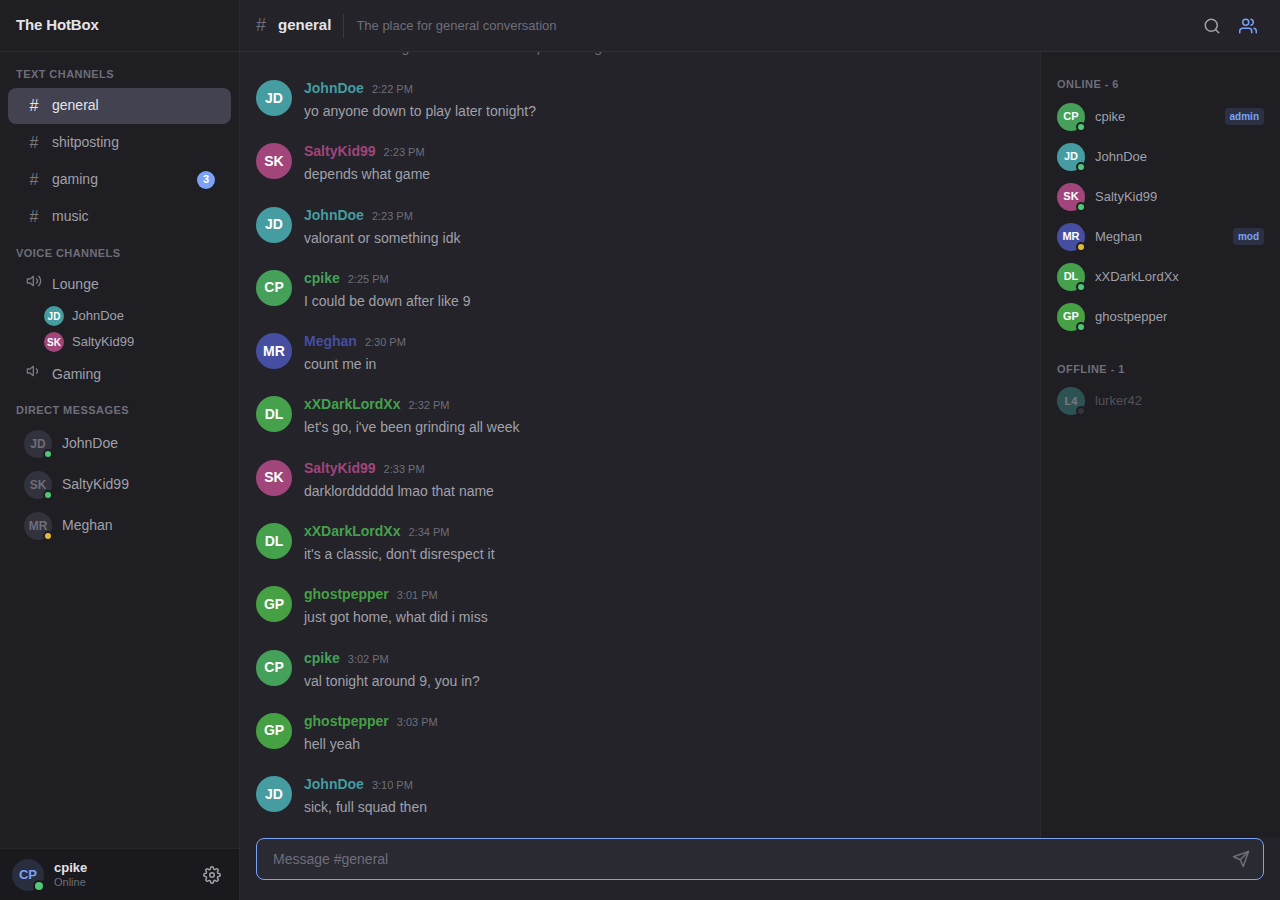
<file: prototypes/main-ui-proposal.html>
<!DOCTYPE html>
<html lang="en">
<head>
  <meta charset="UTF-8">
  <meta name="viewport" content="width=device-width, initial-scale=1.0">
  <title>HotBox</title>
  <style>
    /* ========================================
       CSS Custom Properties / Design Tokens
       ======================================== */
    :root {
      /* Background layers (dark to light) */
      --bg-deepest: #1a1a1e;
      --bg-deep: #1e1e23;
      --bg-base: #232329;
      --bg-raised: #2a2a32;
      --bg-surface: #32323c;
      --bg-hover: #3a3a46;
      --bg-active: #424250;

      /* Text */
      --text-primary: #e4e4e8;
      --text-secondary: #a0a0aa;
      --text-muted: #6e6e7a;
      --text-link: #7aa2f7;

      /* Accent */
      --accent: #7aa2f7;
      --accent-hover: #89b4fa;
      --accent-muted: rgba(122, 162, 247, 0.15);

      /* Status */
      --status-online: #50c878;
      --status-idle: #e2b93d;
      --status-dnd: #f7768e;
      --status-offline: #565664;

      /* Voice */
      --voice-active: #50c878;
      --voice-muted: #6e6e7a;

      /* Borders */
      --border-subtle: rgba(255, 255, 255, 0.06);
      --border-light: rgba(255, 255, 255, 0.1);

      /* Misc */
      --radius-sm: 4px;
      --radius-md: 8px;
      --radius-lg: 12px;
      --radius-full: 9999px;
      --shadow-md: 0 2px 8px rgba(0, 0, 0, 0.3);
      --transition-fast: 120ms ease;
      --transition-base: 200ms ease;
    }

    /* ========================================
       Reset & Base
       ======================================== */
    *, *::before, *::after {
      margin: 0;
      padding: 0;
      box-sizing: border-box;
    }

    html, body {
      height: 100%;
      overflow: hidden;
    }

    body {
      font-family: -apple-system, BlinkMacSystemFont, 'Segoe UI', 'Inter', Roboto, Helvetica, Arial, sans-serif;
      background: var(--bg-deepest);
      color: var(--text-primary);
      font-size: 14px;
      line-height: 1.5;
      -webkit-font-smoothing: antialiased;
      -moz-osx-font-smoothing: grayscale;
    }

    button {
      font-family: inherit;
      font-size: inherit;
      border: none;
      background: none;
      color: inherit;
      cursor: pointer;
    }

    input, textarea {
      font-family: inherit;
      font-size: inherit;
      border: none;
      outline: none;
      background: none;
      color: inherit;
    }

    /* Scrollbar styling */
    ::-webkit-scrollbar {
      width: 6px;
    }
    ::-webkit-scrollbar-track {
      background: transparent;
    }
    ::-webkit-scrollbar-thumb {
      background: var(--bg-hover);
      border-radius: var(--radius-full);
    }
    ::-webkit-scrollbar-thumb:hover {
      background: var(--bg-active);
    }

    /* ========================================
       App Layout
       ======================================== */
    .app {
      display: flex;
      height: 100vh;
      width: 100vw;
    }

    /* ========================================
       Sidebar
       ======================================== */
    .sidebar {
      width: 240px;
      min-width: 240px;
      background: var(--bg-deep);
      display: flex;
      flex-direction: column;
      border-right: 1px solid var(--border-subtle);
    }

    /* Server header */
    .server-header {
      height: 52px;
      display: flex;
      align-items: center;
      padding: 0 16px;
      border-bottom: 1px solid var(--border-subtle);
      cursor: default;
      user-select: none;
    }

    .server-header h1 {
      font-size: 15px;
      font-weight: 600;
      letter-spacing: -0.01em;
      color: var(--text-primary);
    }

    /* Channel list */
    .channel-list {
      flex: 1;
      overflow-y: auto;
      padding: 8px 0;
    }

    .channel-section {
      margin-bottom: 4px;
    }

    .channel-section-header {
      display: flex;
      align-items: center;
      padding: 6px 16px 4px;
      font-size: 11px;
      font-weight: 600;
      text-transform: uppercase;
      letter-spacing: 0.04em;
      color: var(--text-muted);
      user-select: none;
    }

    .channel-item {
      display: flex;
      align-items: center;
      gap: 8px;
      padding: 6px 16px;
      margin: 1px 8px;
      border-radius: var(--radius-md);
      color: var(--text-secondary);
      cursor: pointer;
      transition: background var(--transition-fast), color var(--transition-fast);
      user-select: none;
      position: relative;
    }

    .channel-item:hover {
      background: var(--bg-hover);
      color: var(--text-primary);
    }

    .channel-item.active {
      background: var(--bg-active);
      color: var(--text-primary);
    }

    .channel-item .channel-icon {
      font-size: 16px;
      width: 20px;
      text-align: center;
      flex-shrink: 0;
      opacity: 0.7;
    }

    .channel-item.active .channel-icon,
    .channel-item:hover .channel-icon {
      opacity: 1;
    }

    .channel-item .channel-name {
      font-size: 14px;
      font-weight: 450;
      white-space: nowrap;
      overflow: hidden;
      text-overflow: ellipsis;
    }

    .channel-item .unread-badge {
      margin-left: auto;
      background: var(--accent);
      color: #fff;
      font-size: 11px;
      font-weight: 600;
      min-width: 18px;
      height: 18px;
      border-radius: var(--radius-full);
      display: flex;
      align-items: center;
      justify-content: center;
      padding: 0 5px;
    }

    /* Voice channel users */
    .voice-users {
      padding-left: 44px;
      padding-right: 16px;
    }

    .voice-user {
      display: flex;
      align-items: center;
      gap: 8px;
      padding: 3px 0;
      font-size: 13px;
      color: var(--text-secondary);
    }

    .voice-user-avatar {
      width: 20px;
      height: 20px;
      border-radius: var(--radius-full);
      background: var(--bg-surface);
      display: flex;
      align-items: center;
      justify-content: center;
      font-size: 10px;
      font-weight: 600;
      color: var(--text-muted);
      flex-shrink: 0;
    }

    .voice-user-name {
      white-space: nowrap;
      overflow: hidden;
      text-overflow: ellipsis;
    }

    /* DM items */
    .dm-item {
      display: flex;
      align-items: center;
      gap: 10px;
      padding: 6px 16px;
      margin: 1px 8px;
      border-radius: var(--radius-md);
      color: var(--text-secondary);
      cursor: pointer;
      transition: background var(--transition-fast), color var(--transition-fast);
      user-select: none;
    }

    .dm-item:hover {
      background: var(--bg-hover);
      color: var(--text-primary);
    }

    .dm-item.active {
      background: var(--bg-active);
      color: var(--text-primary);
    }

    .dm-avatar {
      width: 28px;
      height: 28px;
      border-radius: var(--radius-full);
      background: var(--bg-surface);
      display: flex;
      align-items: center;
      justify-content: center;
      font-size: 12px;
      font-weight: 600;
      color: var(--text-muted);
      flex-shrink: 0;
      position: relative;
    }

    .dm-avatar .status-dot {
      position: absolute;
      bottom: -1px;
      right: -1px;
      width: 10px;
      height: 10px;
      border-radius: var(--radius-full);
      border: 2px solid var(--bg-deep);
    }

    .dm-name {
      font-size: 14px;
      font-weight: 450;
      white-space: nowrap;
      overflow: hidden;
      text-overflow: ellipsis;
    }

    /* User panel */
    .user-panel {
      height: 52px;
      display: flex;
      align-items: center;
      gap: 10px;
      padding: 0 12px;
      background: var(--bg-deepest);
      border-top: 1px solid var(--border-subtle);
    }

    .user-avatar {
      width: 32px;
      height: 32px;
      border-radius: var(--radius-full);
      background: var(--accent-muted);
      display: flex;
      align-items: center;
      justify-content: center;
      font-size: 13px;
      font-weight: 600;
      color: var(--accent);
      flex-shrink: 0;
      position: relative;
    }

    .user-avatar .status-dot {
      position: absolute;
      bottom: -1px;
      right: -1px;
      width: 12px;
      height: 12px;
      border-radius: var(--radius-full);
      border: 2.5px solid var(--bg-deepest);
    }

    .status-dot.online { background: var(--status-online); }
    .status-dot.idle { background: var(--status-idle); }
    .status-dot.dnd { background: var(--status-dnd); }
    .status-dot.offline { background: var(--status-offline); }

    .user-info {
      flex: 1;
      min-width: 0;
    }

    .user-info .username {
      font-size: 13px;
      font-weight: 600;
      line-height: 1.2;
      white-space: nowrap;
      overflow: hidden;
      text-overflow: ellipsis;
    }

    .user-info .user-status {
      font-size: 11px;
      color: var(--text-muted);
      line-height: 1.2;
    }

    .user-panel-actions {
      display: flex;
      gap: 2px;
    }

    .user-panel-actions button {
      width: 30px;
      height: 30px;
      border-radius: var(--radius-sm);
      display: flex;
      align-items: center;
      justify-content: center;
      color: var(--text-secondary);
      transition: background var(--transition-fast), color var(--transition-fast);
    }

    .user-panel-actions button:hover {
      background: var(--bg-hover);
      color: var(--text-primary);
    }

    /* ========================================
       Main Content Area
       ======================================== */
    .main-content {
      flex: 1;
      display: flex;
      flex-direction: column;
      min-width: 0;
      background: var(--bg-base);
    }

    /* Channel header */
    .channel-header {
      height: 52px;
      min-height: 52px;
      display: flex;
      align-items: center;
      padding: 0 16px;
      border-bottom: 1px solid var(--border-subtle);
      gap: 12px;
    }

    .channel-header .header-icon {
      font-size: 18px;
      color: var(--text-muted);
    }

    .channel-header .header-name {
      font-size: 15px;
      font-weight: 600;
      color: var(--text-primary);
    }

    .channel-header .header-divider {
      width: 1px;
      height: 24px;
      background: var(--border-light);
    }

    .channel-header .header-topic {
      font-size: 13px;
      color: var(--text-muted);
      white-space: nowrap;
      overflow: hidden;
      text-overflow: ellipsis;
    }

    .channel-header .header-actions {
      margin-left: auto;
      display: flex;
      gap: 4px;
    }

    .channel-header .header-actions button {
      width: 32px;
      height: 32px;
      border-radius: var(--radius-sm);
      display: flex;
      align-items: center;
      justify-content: center;
      color: var(--text-secondary);
      transition: background var(--transition-fast), color var(--transition-fast);
    }

    .channel-header .header-actions button:hover {
      background: var(--bg-hover);
      color: var(--text-primary);
    }

    .channel-header .header-actions button.active {
      color: var(--accent);
    }

    /* Messages area */
    .messages-wrapper {
      flex: 1;
      display: flex;
      min-height: 0;
    }

    .messages-area {
      flex: 1;
      overflow-y: auto;
      padding: 16px 0;
      display: flex;
      flex-direction: column;
    }

    .messages-container {
      margin-top: auto;
      padding: 0 16px;
    }

    /* Message groups */
    .message-group {
      display: flex;
      gap: 12px;
      padding: 4px 0;
      margin: 0;
    }

    .message-group + .message-group {
      margin-top: 12px;
    }

    .message-group:hover {
      background: rgba(0, 0, 0, 0.06);
      border-radius: var(--radius-sm);
    }

    .msg-avatar {
      width: 36px;
      height: 36px;
      border-radius: var(--radius-full);
      background: var(--bg-surface);
      display: flex;
      align-items: center;
      justify-content: center;
      font-size: 14px;
      font-weight: 600;
      color: var(--text-muted);
      flex-shrink: 0;
      margin-top: 2px;
    }

    .msg-content {
      flex: 1;
      min-width: 0;
    }

    .msg-header {
      display: flex;
      align-items: baseline;
      gap: 8px;
      margin-bottom: 2px;
    }

    .msg-author {
      font-size: 14px;
      font-weight: 600;
      color: var(--text-primary);
    }

    .msg-timestamp {
      font-size: 11px;
      color: var(--text-muted);
    }

    .msg-body {
      font-size: 14px;
      color: var(--text-secondary);
      line-height: 1.45;
      word-wrap: break-word;
    }

    .msg-body + .msg-body {
      margin-top: 4px;
    }

    /* Date separator */
    .date-separator {
      display: flex;
      align-items: center;
      gap: 12px;
      margin: 16px 0 8px;
      user-select: none;
    }

    .date-separator::before,
    .date-separator::after {
      content: '';
      flex: 1;
      height: 1px;
      background: var(--border-subtle);
    }

    .date-separator span {
      font-size: 11px;
      font-weight: 600;
      color: var(--text-muted);
      text-transform: uppercase;
      letter-spacing: 0.02em;
    }

    /* Welcome message */
    .channel-welcome {
      padding: 16px 0 8px;
      margin-bottom: 8px;
    }

    .channel-welcome h2 {
      font-size: 28px;
      font-weight: 700;
      margin-bottom: 6px;
      color: var(--text-primary);
    }

    .channel-welcome p {
      font-size: 14px;
      color: var(--text-muted);
    }

    /* Message input */
    .message-input-wrapper {
      padding: 0 16px 20px;
    }

    .message-input {
      display: flex;
      align-items: center;
      background: var(--bg-raised);
      border-radius: var(--radius-md);
      padding: 2px 4px 2px 16px;
      border: 1px solid transparent;
      transition: border-color var(--transition-base);
    }

    .message-input:focus-within {
      border-color: var(--accent);
    }

    .message-input input {
      flex: 1;
      padding: 10px 0;
      font-size: 14px;
      color: var(--text-primary);
    }

    .message-input input::placeholder {
      color: var(--text-muted);
    }

    .message-input button {
      width: 36px;
      height: 36px;
      border-radius: var(--radius-sm);
      display: flex;
      align-items: center;
      justify-content: center;
      color: var(--text-muted);
      transition: color var(--transition-fast);
    }

    .message-input button:hover {
      color: var(--text-primary);
    }

    /* ========================================
       Members Panel
       ======================================== */
    .members-panel {
      width: 240px;
      min-width: 240px;
      background: var(--bg-deep);
      border-left: 1px solid var(--border-subtle);
      overflow-y: auto;
      padding: 16px 8px;
      transition: width var(--transition-base), min-width var(--transition-base), padding var(--transition-base), opacity var(--transition-base);
    }

    .members-panel.hidden {
      width: 0;
      min-width: 0;
      padding: 16px 0;
      opacity: 0;
      overflow: hidden;
    }

    .members-section-header {
      font-size: 11px;
      font-weight: 600;
      text-transform: uppercase;
      letter-spacing: 0.04em;
      color: var(--text-muted);
      padding: 8px 8px 4px;
      user-select: none;
    }

    .member-item {
      display: flex;
      align-items: center;
      gap: 10px;
      padding: 6px 8px;
      border-radius: var(--radius-md);
      cursor: default;
      transition: background var(--transition-fast);
    }

    .member-item:hover {
      background: var(--bg-hover);
    }

    .member-avatar {
      width: 28px;
      height: 28px;
      border-radius: var(--radius-full);
      background: var(--bg-surface);
      display: flex;
      align-items: center;
      justify-content: center;
      font-size: 11px;
      font-weight: 600;
      color: var(--text-muted);
      flex-shrink: 0;
      position: relative;
    }

    .member-avatar .status-dot {
      position: absolute;
      bottom: -1px;
      right: -1px;
      width: 10px;
      height: 10px;
      border-radius: var(--radius-full);
      border: 2px solid var(--bg-deep);
    }

    .member-name {
      font-size: 13px;
      font-weight: 450;
      color: var(--text-secondary);
      white-space: nowrap;
      overflow: hidden;
      text-overflow: ellipsis;
    }

    .member-item:hover .member-name {
      color: var(--text-primary);
    }

    .member-role-tag {
      font-size: 10px;
      font-weight: 600;
      padding: 1px 5px;
      border-radius: var(--radius-sm);
      background: var(--accent-muted);
      color: var(--accent);
      margin-left: auto;
      white-space: nowrap;
    }

    /* Offline members */
    .member-item.offline .member-avatar,
    .member-item.offline .member-name {
      opacity: 0.4;
    }

    /* ========================================
       SVG Icons (inline)
       ======================================== */
    .icon {
      width: 18px;
      height: 18px;
      display: inline-block;
      vertical-align: middle;
    }

    .icon-sm {
      width: 16px;
      height: 16px;
    }

    /* ========================================
       Voice channel active state
       ======================================== */
    .voice-connected {
      background: rgba(80, 200, 120, 0.08);
      border: 1px solid rgba(80, 200, 120, 0.15);
      border-radius: var(--radius-md);
      margin: 4px 8px;
      padding: 8px 12px;
    }

    .voice-connected-header {
      display: flex;
      align-items: center;
      gap: 8px;
      margin-bottom: 8px;
    }

    .voice-connected-header .voice-status {
      font-size: 12px;
      font-weight: 600;
      color: var(--voice-active);
    }

    .voice-connected-header .voice-channel-name {
      font-size: 12px;
      color: var(--text-secondary);
    }

    .voice-connected-actions {
      display: flex;
      gap: 4px;
    }

    .voice-connected-actions button {
      width: 32px;
      height: 32px;
      border-radius: var(--radius-full);
      background: var(--bg-surface);
      display: flex;
      align-items: center;
      justify-content: center;
      color: var(--text-secondary);
      transition: background var(--transition-fast), color var(--transition-fast);
    }

    .voice-connected-actions button:hover {
      background: var(--bg-hover);
      color: var(--text-primary);
    }

    .voice-connected-actions button.disconnect {
      background: rgba(247, 118, 142, 0.15);
      color: var(--status-dnd);
    }

    .voice-connected-actions button.disconnect:hover {
      background: rgba(247, 118, 142, 0.3);
    }

    /* ========================================
       Empty / placeholder states
       ======================================== */
    .empty-state {
      display: flex;
      flex-direction: column;
      align-items: center;
      justify-content: center;
      height: 100%;
      color: var(--text-muted);
      gap: 8px;
      text-align: center;
      padding: 32px;
    }

    .empty-state .empty-icon {
      font-size: 48px;
      opacity: 0.3;
      margin-bottom: 8px;
    }

    .empty-state h3 {
      font-size: 16px;
      font-weight: 600;
      color: var(--text-secondary);
    }

    .empty-state p {
      font-size: 13px;
      max-width: 280px;
    }

    /* ========================================
       Tooltip
       ======================================== */
    [data-tooltip] {
      position: relative;
    }

    [data-tooltip]::after {
      content: attr(data-tooltip);
      position: absolute;
      bottom: calc(100% + 6px);
      left: 50%;
      transform: translateX(-50%);
      padding: 4px 8px;
      background: #111;
      color: var(--text-primary);
      font-size: 12px;
      font-weight: 500;
      white-space: nowrap;
      border-radius: var(--radius-sm);
      pointer-events: none;
      opacity: 0;
      transition: opacity var(--transition-fast);
      z-index: 100;
    }

    [data-tooltip]:hover::after {
      opacity: 1;
    }
  </style>
</head>
<body>

<div class="app" id="app">
  <!-- ============ Sidebar ============ -->
  <aside class="sidebar">
    <div class="server-header">
      <h1>The HotBox</h1>
    </div>

    <nav class="channel-list" id="channelList">
      <!-- Text Channels -->
      <div class="channel-section">
        <div class="channel-section-header">Text Channels</div>
        <div class="channel-item active" data-channel="general" data-type="text" role="button" tabindex="0">
          <span class="channel-icon">#</span>
          <span class="channel-name">general</span>
        </div>
        <div class="channel-item" data-channel="shitposting" data-type="text" role="button" tabindex="0">
          <span class="channel-icon">#</span>
          <span class="channel-name">shitposting</span>
        </div>
        <div class="channel-item" data-channel="gaming" data-type="text" role="button" tabindex="0">
          <span class="channel-icon">#</span>
          <span class="channel-name">gaming</span>
          <span class="unread-badge">3</span>
        </div>
        <div class="channel-item" data-channel="music" data-type="text" role="button" tabindex="0">
          <span class="channel-icon">#</span>
          <span class="channel-name">music</span>
        </div>
      </div>

      <!-- Voice Channels -->
      <div class="channel-section">
        <div class="channel-section-header">Voice Channels</div>
        <div class="channel-item" data-channel="lounge" data-type="voice" role="button" tabindex="0">
          <span class="channel-icon">
            <svg class="icon-sm" viewBox="0 0 24 24" fill="none" stroke="currentColor" stroke-width="2" stroke-linecap="round" stroke-linejoin="round"><polygon points="11 5 6 9 2 9 2 15 6 15 11 19 11 5"></polygon><path d="M19.07 4.93a10 10 0 0 1 0 14.14"></path><path d="M15.54 8.46a5 5 0 0 1 0 7.07"></path></svg>
          </span>
          <span class="channel-name">Lounge</span>
        </div>
        <div class="voice-users" id="voiceLounge">
          <div class="voice-user">
            <div class="voice-user-avatar">JD</div>
            <span class="voice-user-name">JohnDoe</span>
          </div>
          <div class="voice-user">
            <div class="voice-user-avatar">SK</div>
            <span class="voice-user-name">SaltyKid99</span>
          </div>
        </div>

        <div class="channel-item" data-channel="gaming-vc" data-type="voice" role="button" tabindex="0">
          <span class="channel-icon">
            <svg class="icon-sm" viewBox="0 0 24 24" fill="none" stroke="currentColor" stroke-width="2" stroke-linecap="round" stroke-linejoin="round"><polygon points="11 5 6 9 2 9 2 15 6 15 11 19 11 5"></polygon><path d="M15.54 8.46a5 5 0 0 1 0 7.07"></path></svg>
          </span>
          <span class="channel-name">Gaming</span>
        </div>
      </div>

      <!-- Direct Messages -->
      <div class="channel-section">
        <div class="channel-section-header">Direct Messages</div>
        <div class="dm-item" data-channel="dm-johndoe" data-type="dm" role="button" tabindex="0">
          <div class="dm-avatar">JD<span class="status-dot online"></span></div>
          <span class="dm-name">JohnDoe</span>
        </div>
        <div class="dm-item" data-channel="dm-saltykid99" data-type="dm" role="button" tabindex="0">
          <div class="dm-avatar">SK<span class="status-dot online"></span></div>
          <span class="dm-name">SaltyKid99</span>
        </div>
        <div class="dm-item" data-channel="dm-meghan" data-type="dm" role="button" tabindex="0">
          <div class="dm-avatar">MR<span class="status-dot idle"></span></div>
          <span class="dm-name">Meghan</span>
        </div>
      </div>
    </nav>

    <!-- Voice connected panel (hidden by default) -->
    <div class="voice-connected" id="voicePanel" style="display: none;">
      <div class="voice-connected-header">
        <span class="voice-status">Voice Connected</span>
        <span class="voice-channel-name" id="voiceChannelLabel">/ Lounge</span>
      </div>
      <div class="voice-connected-actions">
        <button data-tooltip="Mute" id="btnMute">
          <svg class="icon" viewBox="0 0 24 24" fill="none" stroke="currentColor" stroke-width="2" stroke-linecap="round" stroke-linejoin="round"><path d="M12 1a3 3 0 0 0-3 3v8a3 3 0 0 0 6 0V4a3 3 0 0 0-3-3z"></path><path d="M19 10v2a7 7 0 0 1-14 0v-2"></path><line x1="12" y1="19" x2="12" y2="23"></line><line x1="8" y1="23" x2="16" y2="23"></line></svg>
        </button>
        <button data-tooltip="Deafen" id="btnDeafen">
          <svg class="icon" viewBox="0 0 24 24" fill="none" stroke="currentColor" stroke-width="2" stroke-linecap="round" stroke-linejoin="round"><path d="M3 18v-6a9 9 0 0 1 18 0v6"></path><path d="M21 19a2 2 0 0 1-2 2h-1a2 2 0 0 1-2-2v-3a2 2 0 0 1 2-2h3zM3 19a2 2 0 0 0 2 2h1a2 2 0 0 0 2-2v-3a2 2 0 0 0-2-2H3z"></path></svg>
        </button>
        <button data-tooltip="Disconnect" class="disconnect" id="btnDisconnect">
          <svg class="icon" viewBox="0 0 24 24" fill="none" stroke="currentColor" stroke-width="2" stroke-linecap="round" stroke-linejoin="round"><path d="M10.68 13.31a16 16 0 0 0 3.41 2.6l1.27-1.27a2 2 0 0 1 2.11-.45 12.84 12.84 0 0 0 2.81.7 2 2 0 0 1 1.72 2v3a2 2 0 0 1-2.18 2 19.79 19.79 0 0 1-8.63-3.07 19.5 19.5 0 0 1-6-6 19.79 19.79 0 0 1-3.07-8.67A2 2 0 0 1 4.11 2h3a2 2 0 0 1 2 1.72 12.84 12.84 0 0 0 .7 2.81 2 2 0 0 1-.45 2.11L8.09 9.91"></path><line x1="23" y1="1" x2="1" y2="23"></line></svg>
        </button>
      </div>
    </div>

    <!-- User panel -->
    <div class="user-panel">
      <div class="user-avatar">
        CP
        <span class="status-dot online"></span>
      </div>
      <div class="user-info">
        <div class="username">cpike</div>
        <div class="user-status">Online</div>
      </div>
      <div class="user-panel-actions">
        <button data-tooltip="Settings">
          <svg class="icon" viewBox="0 0 24 24" fill="none" stroke="currentColor" stroke-width="2" stroke-linecap="round" stroke-linejoin="round"><circle cx="12" cy="12" r="3"></circle><path d="M19.4 15a1.65 1.65 0 0 0 .33 1.82l.06.06a2 2 0 0 1 0 2.83 2 2 0 0 1-2.83 0l-.06-.06a1.65 1.65 0 0 0-1.82-.33 1.65 1.65 0 0 0-1 1.51V21a2 2 0 0 1-2 2 2 2 0 0 1-2-2v-.09A1.65 1.65 0 0 0 9 19.4a1.65 1.65 0 0 0-1.82.33l-.06.06a2 2 0 0 1-2.83 0 2 2 0 0 1 0-2.83l.06-.06A1.65 1.65 0 0 0 4.68 15a1.65 1.65 0 0 0-1.51-1H3a2 2 0 0 1-2-2 2 2 0 0 1 2-2h.09A1.65 1.65 0 0 0 4.6 9a1.65 1.65 0 0 0-.33-1.82l-.06-.06a2 2 0 0 1 0-2.83 2 2 0 0 1 2.83 0l.06.06A1.65 1.65 0 0 0 9 4.68a1.65 1.65 0 0 0 1-1.51V3a2 2 0 0 1 2-2 2 2 0 0 1 2 2v.09a1.65 1.65 0 0 0 1 1.51 1.65 1.65 0 0 0 1.82-.33l.06-.06a2 2 0 0 1 2.83 0 2 2 0 0 1 0 2.83l-.06.06A1.65 1.65 0 0 0 19.4 9a1.65 1.65 0 0 0 1.51 1H21a2 2 0 0 1 2 2 2 2 0 0 1-2 2h-.09a1.65 1.65 0 0 0-1.51 1z"></path></svg>
        </button>
      </div>
    </div>
  </aside>

  <!-- ============ Main Content ============ -->
  <main class="main-content">
    <div class="channel-header" id="channelHeader">
      <span class="header-icon">#</span>
      <span class="header-name" id="headerName">general</span>
      <span class="header-divider"></span>
      <span class="header-topic" id="headerTopic">The place for general conversation</span>
      <div class="header-actions">
        <button data-tooltip="Search">
          <svg class="icon" viewBox="0 0 24 24" fill="none" stroke="currentColor" stroke-width="2" stroke-linecap="round" stroke-linejoin="round"><circle cx="11" cy="11" r="8"></circle><line x1="21" y1="21" x2="16.65" y2="16.65"></line></svg>
        </button>
        <button data-tooltip="Members" id="btnToggleMembers" class="active">
          <svg class="icon" viewBox="0 0 24 24" fill="none" stroke="currentColor" stroke-width="2" stroke-linecap="round" stroke-linejoin="round"><path d="M17 21v-2a4 4 0 0 0-4-4H5a4 4 0 0 0-4 4v2"></path><circle cx="9" cy="7" r="4"></circle><path d="M23 21v-2a4 4 0 0 0-3-3.87"></path><path d="M16 3.13a4 4 0 0 1 0 7.75"></path></svg>
        </button>
      </div>
    </div>

    <div class="messages-wrapper">
      <div class="messages-area" id="messagesArea">
        <div class="messages-container" id="messagesContainer">
          <!-- Messages injected by JS -->
        </div>
      </div>

      <!-- Members Panel -->
      <aside class="members-panel" id="membersPanel">
        <div class="members-section-header" id="membersSectionOnline">Online - 5</div>
        <!-- Members injected by JS -->
        <div id="membersOnline"></div>
        <div class="members-section-header" id="membersSectionOffline" style="margin-top: 16px;">Offline - 1</div>
        <div id="membersOffline"></div>
      </aside>
    </div>

    <div class="message-input-wrapper" id="messageInputWrapper">
      <div class="message-input">
        <input type="text" id="messageInput" placeholder="Message #general" autocomplete="off" />
        <button data-tooltip="Send" id="btnSend">
          <svg class="icon" viewBox="0 0 24 24" fill="none" stroke="currentColor" stroke-width="2" stroke-linecap="round" stroke-linejoin="round"><line x1="22" y1="2" x2="11" y2="13"></line><polygon points="22 2 15 22 11 13 2 9 22 2"></polygon></svg>
        </button>
      </div>
    </div>
  </main>
</div>

<script>
(function () {
  'use strict';

  // ==========================================
  // Mock Data
  // ==========================================

  const CURRENT_USER = 'cpike';

  const USERS = {
    cpike:      { initials: 'CP', status: 'online', role: 'admin' },
    JohnDoe:    { initials: 'JD', status: 'online', role: null },
    SaltyKid99: { initials: 'SK', status: 'online', role: null },
    Meghan:     { initials: 'MR', status: 'idle', role: 'mod' },
    xXDarkLordXx: { initials: 'DL', status: 'online', role: null },
    ghostpepper:  { initials: 'GP', status: 'online', role: null },
    lurker42:     { initials: 'L4', status: 'offline', role: null },
  };

  const CHANNELS = {
    general: {
      type: 'text',
      topic: 'The place for general conversation',
      messages: [
        { author: 'JohnDoe', time: todayAt(14, 22), text: 'yo anyone down to play later tonight?' },
        { author: 'SaltyKid99', time: todayAt(14, 23), text: 'depends what game' },
        { author: 'JohnDoe', time: todayAt(14, 23), text: 'valorant or something idk' },
        { author: 'cpike', time: todayAt(14, 25), text: 'I could be down after like 9' },
        { author: 'Meghan', time: todayAt(14, 30), text: 'count me in' },
        { author: 'xXDarkLordXx', time: todayAt(14, 32), text: 'let\'s go, i\'ve been grinding all week' },
        { author: 'SaltyKid99', time: todayAt(14, 33), text: 'darklordddddd lmao that name' },
        { author: 'xXDarkLordXx', time: todayAt(14, 34), text: 'it\'s a classic, don\'t disrespect it' },
        { author: 'ghostpepper', time: todayAt(15, 1), text: 'just got home, what did i miss' },
        { author: 'cpike', time: todayAt(15, 2), text: 'val tonight around 9, you in?' },
        { author: 'ghostpepper', time: todayAt(15, 3), text: 'hell yeah' },
        { author: 'JohnDoe', time: todayAt(15, 10), text: 'sick, full squad then' },
      ]
    },
    shitposting: {
      type: 'text',
      topic: 'Absolutely zero quality control',
      messages: [
        { author: 'SaltyKid99', time: todayAt(12, 5), text: 'what if farts had colors' },
        { author: 'xXDarkLordXx', time: todayAt(12, 6), text: 'they do if you try hard enough' },
        { author: 'ghostpepper', time: todayAt(12, 8), text: 'why is this channel even a thing' },
        { author: 'SaltyKid99', time: todayAt(12, 9), text: 'because art has no boundaries' },
        { author: 'JohnDoe', time: todayAt(13, 45), text: 'i just sneezed and farted at the same time' },
        { author: 'Meghan', time: todayAt(13, 46), text: 'a sneeze-fart, the rarest combo' },
      ]
    },
    gaming: {
      type: 'text',
      topic: 'Game discussion and LFG',
      messages: [
        { author: 'xXDarkLordXx', time: todayAt(10, 30), text: 'new elden ring DLC is wild' },
        { author: 'JohnDoe', time: todayAt(10, 32), text: 'no spoilers, i haven\'t started it yet' },
        { author: 'cpike', time: todayAt(11, 15), text: 'anyone played the new indie thing on steam? the one with the cats' },
        { author: 'ghostpepper', time: todayAt(11, 20), text: 'stray? that\'s been out for a while' },
        { author: 'cpike', time: todayAt(11, 21), text: 'no no, the new one. i forget the name.' },
        { author: 'SaltyKid99', time: todayAt(14, 0), text: 'ok who\'s actually good at val here, be honest' },
      ]
    },
    music: {
      type: 'text',
      topic: 'Share tunes and recommendations',
      messages: [
        { author: 'Meghan', time: todayAt(9, 15), text: 'morning playlist recommendation: anything by Khruangbin' },
        { author: 'ghostpepper', time: todayAt(9, 30), text: 'W taste' },
        { author: 'cpike', time: todayAt(10, 0), text: 'been listening to a lot of Tame Impala lately' },
      ]
    },
    'dm-johndoe': {
      type: 'dm',
      dmUser: 'JohnDoe',
      topic: null,
      messages: [
        { author: 'JohnDoe', time: todayAt(13, 0), text: 'hey you got the server link for that minecraft thing?' },
        { author: 'cpike', time: todayAt(13, 5), text: 'yeah one sec let me find it' },
        { author: 'cpike', time: todayAt(13, 6), text: 'mc.hotbox.gg' },
        { author: 'JohnDoe', time: todayAt(13, 7), text: 'lmaooo the domain' },
        { author: 'cpike', time: todayAt(13, 7), text: 'brand consistency' },
      ]
    },
    'dm-saltykid99': {
      type: 'dm',
      dmUser: 'SaltyKid99',
      topic: null,
      messages: [
        { author: 'SaltyKid99', time: todayAt(11, 0), text: 'yo is the voice chat working for you?' },
        { author: 'cpike', time: todayAt(11, 5), text: 'yeah it was fine earlier, try reconnecting' },
      ]
    },
    'dm-meghan': {
      type: 'dm',
      dmUser: 'Meghan',
      topic: null,
      messages: [
        { author: 'Meghan', time: todayAt(8, 30), text: 'when are you deploying the update?' },
        { author: 'cpike', time: todayAt(8, 45), text: 'probably this weekend, still fixing a couple things' },
      ]
    }
  };

  const VOICE_CHANNELS = {
    lounge: { name: 'Lounge', users: ['JohnDoe', 'SaltyKid99'] },
    'gaming-vc': { name: 'Gaming', users: [] },
  };

  // ==========================================
  // State
  // ==========================================

  let activeChannel = 'general';
  let membersVisible = true;
  let connectedVoice = null; // channel key or null

  // ==========================================
  // Helpers
  // ==========================================

  function todayAt(h, m) {
    const d = new Date();
    d.setHours(h, m, 0, 0);
    return d.getTime();
  }

  function formatTime(ts) {
    return new Date(ts).toLocaleTimeString(undefined, { hour: 'numeric', minute: '2-digit' });
  }

  function formatDate(ts) {
    return new Date(ts).toLocaleDateString(undefined, { month: 'long', day: 'numeric', year: 'numeric' });
  }

  function el(id) {
    return document.getElementById(id);
  }

  function getAvatarColor(name) {
    // Deterministic hue from name
    let hash = 0;
    for (let i = 0; i < name.length; i++) {
      hash = name.charCodeAt(i) + ((hash << 5) - hash);
    }
    const hue = Math.abs(hash) % 360;
    return `hsl(${hue}, 40%, 45%)`;
  }

  // ==========================================
  // Rendering
  // ==========================================

  function renderMessages() {
    const container = el('messagesContainer');
    const channel = CHANNELS[activeChannel];
    if (!channel) return;

    let html = '';

    // Welcome section for text channels
    if (channel.type === 'text') {
      html += `
        <div class="channel-welcome">
          <h2>Welcome to #${activeChannel}</h2>
          <p>This is the start of the #${activeChannel} channel.${channel.topic ? ' ' + channel.topic + '.' : ''}</p>
        </div>
      `;
    } else if (channel.type === 'dm') {
      html += `
        <div class="channel-welcome">
          <h2>${channel.dmUser}</h2>
          <p>This is the beginning of your direct message history with ${channel.dmUser}.</p>
        </div>
      `;
    }

    // Group messages by author in sequence, but break on time gaps > 5 min
    const messages = channel.messages;
    let i = 0;
    while (i < messages.length) {
      const msg = messages[i];
      const user = USERS[msg.author] || { initials: '??', status: 'offline' };
      const color = getAvatarColor(msg.author);

      // Collect consecutive messages from same author within 5 minutes
      const groupMessages = [msg];
      while (
        i + 1 < messages.length &&
        messages[i + 1].author === msg.author &&
        messages[i + 1].time - messages[i].time < 5 * 60 * 1000
      ) {
        i++;
        groupMessages.push(messages[i]);
      }

      html += `
        <div class="message-group">
          <div class="msg-avatar" style="background: ${color}; color: #fff;">${user.initials}</div>
          <div class="msg-content">
            <div class="msg-header">
              <span class="msg-author" style="color: ${color};">${msg.author}</span>
              <span class="msg-timestamp">${formatTime(msg.time)}</span>
            </div>
            ${groupMessages.map(m => `<div class="msg-body">${escapeHtml(m.text)}</div>`).join('')}
          </div>
        </div>
      `;

      i++;
    }

    container.innerHTML = html;

    // Scroll to bottom
    const area = el('messagesArea');
    area.scrollTop = area.scrollHeight;
  }

  function escapeHtml(text) {
    const div = document.createElement('div');
    div.textContent = text;
    return div.innerHTML;
  }

  function renderMembers() {
    const onlineContainer = el('membersOnline');
    const offlineContainer = el('membersOffline');

    let onlineHtml = '';
    let offlineHtml = '';
    let onlineCount = 0;
    let offlineCount = 0;

    for (const [name, user] of Object.entries(USERS)) {
      const color = getAvatarColor(name);
      const roleTag = user.role
        ? `<span class="member-role-tag">${user.role}</span>`
        : '';

      const item = `
        <div class="member-item${user.status === 'offline' ? ' offline' : ''}">
          <div class="member-avatar" style="background: ${color}; color: #fff;">
            ${user.initials}
            <span class="status-dot ${user.status}"></span>
          </div>
          <span class="member-name">${name}</span>
          ${roleTag}
        </div>
      `;

      if (user.status === 'offline') {
        offlineHtml += item;
        offlineCount++;
      } else {
        onlineHtml += item;
        onlineCount++;
      }
    }

    onlineContainer.innerHTML = onlineHtml;
    offlineContainer.innerHTML = offlineHtml;
    el('membersSectionOnline').textContent = `Online - ${onlineCount}`;
    el('membersSectionOffline').textContent = `Offline - ${offlineCount}`;
  }

  function updateHeader() {
    const channel = CHANNELS[activeChannel];
    const headerName = el('headerName');
    const headerTopic = el('headerTopic');
    const headerIcon = document.querySelector('.channel-header .header-icon');
    const input = el('messageInput');

    if (channel.type === 'text') {
      headerIcon.textContent = '#';
      headerName.textContent = activeChannel;
      headerTopic.textContent = channel.topic || '';
      input.placeholder = `Message #${activeChannel}`;
    } else if (channel.type === 'dm') {
      headerIcon.textContent = '@';
      headerName.textContent = channel.dmUser;
      headerTopic.textContent = '';
      input.placeholder = `Message ${channel.dmUser}`;
    }
  }

  function updateActiveChannel() {
    // Update sidebar active states
    document.querySelectorAll('.channel-item, .dm-item').forEach(item => {
      item.classList.toggle('active', item.dataset.channel === activeChannel);
    });

    // Remove unread badge from active channel
    const activeItem = document.querySelector(`[data-channel="${activeChannel}"] .unread-badge`);
    if (activeItem) activeItem.remove();

    updateHeader();
    renderMessages();
  }

  function updateVoicePanel() {
    const panel = el('voicePanel');
    if (connectedVoice) {
      panel.style.display = '';
      const vc = VOICE_CHANNELS[connectedVoice];
      el('voiceChannelLabel').textContent = `/ ${vc.name}`;
    } else {
      panel.style.display = 'none';
    }
  }

  function renderVoiceUsers(channelKey) {
    const vc = VOICE_CHANNELS[channelKey];
    const containerId = channelKey === 'lounge' ? 'voiceLounge' : null;
    // For simplicity, voice user lists are rendered in HTML for lounge
    // For dynamic updates we'd re-render, but this prototype keeps it simple
  }

  // ==========================================
  // Event Handlers
  // ==========================================

  // Channel / DM click
  el('channelList').addEventListener('click', function (e) {
    const item = e.target.closest('[data-channel]');
    if (!item) return;

    const channelKey = item.dataset.channel;
    const type = item.dataset.type;

    if (type === 'voice') {
      // Toggle voice connection
      if (connectedVoice === channelKey) {
        disconnectVoice();
      } else {
        connectVoice(channelKey);
      }
      return;
    }

    // Text or DM channel
    if (channelKey === activeChannel) return;
    activeChannel = channelKey;
    updateActiveChannel();
  });

  // Keyboard support for channel items
  el('channelList').addEventListener('keydown', function (e) {
    if (e.key === 'Enter' || e.key === ' ') {
      e.preventDefault();
      e.target.click();
    }
  });

  // Send message
  function sendMessage() {
    const input = el('messageInput');
    const text = input.value.trim();
    if (!text) return;

    const channel = CHANNELS[activeChannel];
    if (!channel) return;

    channel.messages.push({
      author: CURRENT_USER,
      time: Date.now(),
      text: text,
    });

    input.value = '';
    renderMessages();
  }

  el('btnSend').addEventListener('click', sendMessage);
  el('messageInput').addEventListener('keydown', function (e) {
    if (e.key === 'Enter' && !e.shiftKey) {
      e.preventDefault();
      sendMessage();
    }
  });

  // Toggle members panel
  el('btnToggleMembers').addEventListener('click', function () {
    membersVisible = !membersVisible;
    el('membersPanel').classList.toggle('hidden', !membersVisible);
    this.classList.toggle('active', membersVisible);
  });

  // Voice controls
  function connectVoice(channelKey) {
    // Remove user from previous voice channel
    if (connectedVoice) {
      const prevVc = VOICE_CHANNELS[connectedVoice];
      const idx = prevVc.users.indexOf(CURRENT_USER);
      if (idx !== -1) prevVc.users.splice(idx, 1);
    }

    connectedVoice = channelKey;
    const vc = VOICE_CHANNELS[channelKey];
    if (!vc.users.includes(CURRENT_USER)) {
      vc.users.push(CURRENT_USER);
    }

    updateVoicePanel();
    rebuildVoiceUserLists();
  }

  function disconnectVoice() {
    if (connectedVoice) {
      const vc = VOICE_CHANNELS[connectedVoice];
      const idx = vc.users.indexOf(CURRENT_USER);
      if (idx !== -1) vc.users.splice(idx, 1);
    }
    connectedVoice = null;
    updateVoicePanel();
    rebuildVoiceUserLists();
  }

  el('btnDisconnect').addEventListener('click', disconnectVoice);

  function rebuildVoiceUserLists() {
    // Rebuild all voice user lists in sidebar
    for (const [key, vc] of Object.entries(VOICE_CHANNELS)) {
      const channelItem = document.querySelector(`[data-channel="${key}"][data-type="voice"]`);
      if (!channelItem) continue;

      // Remove existing voice-users div after this channel item
      let next = channelItem.nextElementSibling;
      if (next && next.classList.contains('voice-users')) {
        next.remove();
      }

      if (vc.users.length > 0) {
        const div = document.createElement('div');
        div.className = 'voice-users';
        div.innerHTML = vc.users.map(name => {
          const user = USERS[name] || { initials: '??', status: 'online' };
          const color = getAvatarColor(name);
          return `
            <div class="voice-user">
              <div class="voice-user-avatar" style="background: ${color}; color: #fff;">${user.initials}</div>
              <span class="voice-user-name">${name}</span>
            </div>
          `;
        }).join('');
        channelItem.parentNode.insertBefore(div, channelItem.nextSibling);
      }
    }
  }

  // ==========================================
  // Initial Render
  // ==========================================

  renderMembers();
  updateActiveChannel();
  rebuildVoiceUserLists();

  // Focus the input
  el('messageInput').focus();

})();
</script>

</body>
</html>
</file>
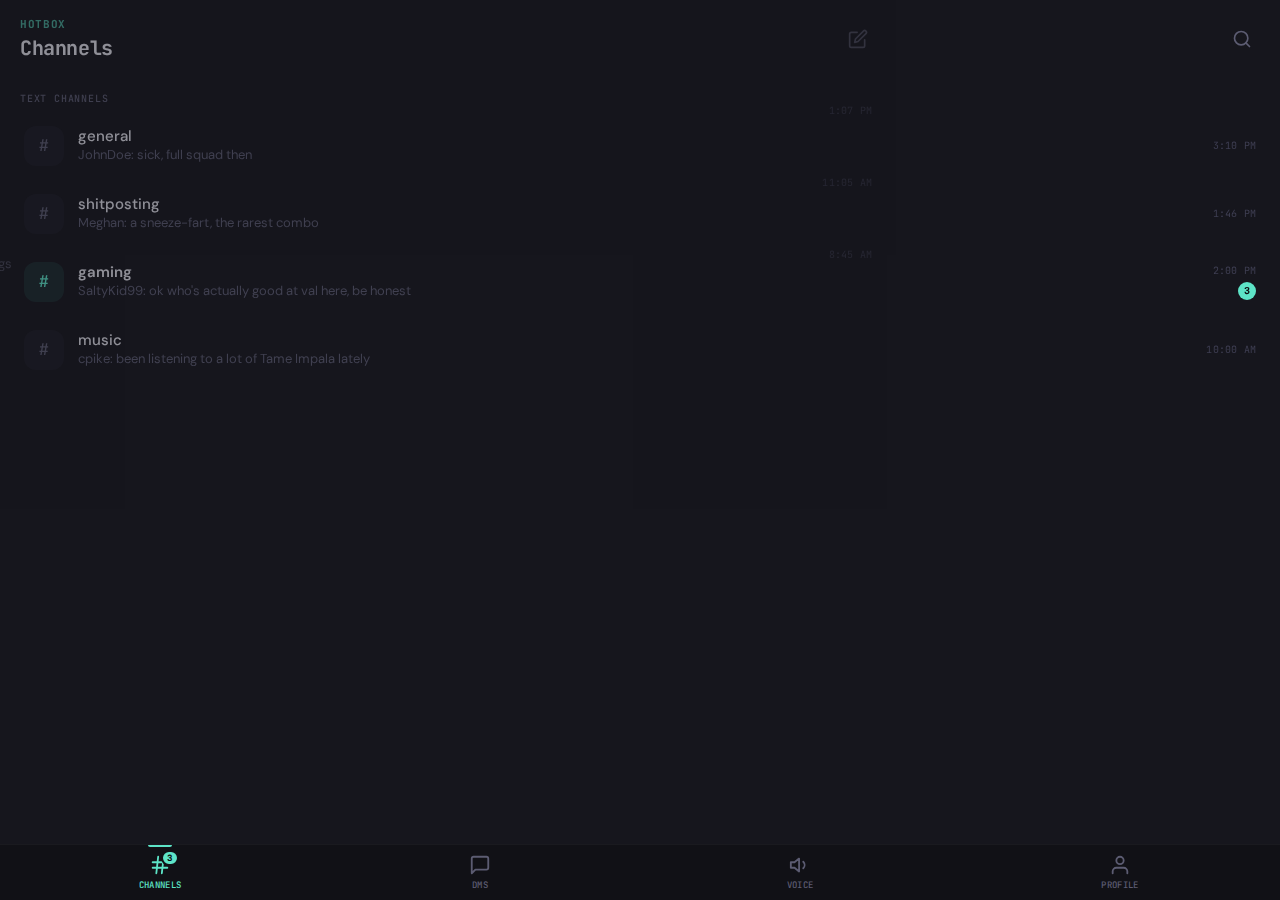
<file: prototypes/mobile-ui.html>
<!DOCTYPE html>
<html lang="en">
<head>
  <meta charset="UTF-8">
  <meta name="viewport" content="width=device-width, initial-scale=1.0, maximum-scale=1.0, user-scalable=no, viewport-fit=cover">
  <title>HotBox Mobile</title>
  <link rel="preconnect" href="https://fonts.googleapis.com">
  <link rel="preconnect" href="https://fonts.gstatic.com" crossorigin>
  <link href="https://fonts.googleapis.com/css2?family=DM+Sans:ital,opsz,wght@0,9..40,300;0,9..40,400;0,9..40,500;0,9..40,600;0,9..40,700;1,9..40,400&family=JetBrains+Mono:wght@400;500;700&display=swap" rel="stylesheet">
  <style>
    /* ========================================
       CSS Custom Properties / Design Tokens
       (identical to desktop prototype)
       ======================================== */
    :root {
      --bg-deepest: #0c0c0f;
      --bg-deep: #111116;
      --bg-base: #16161d;
      --bg-raised: #1c1c25;
      --bg-surface: #23232e;
      --bg-hover: #2a2a37;
      --bg-active: #32323f;

      --text-primary: #e2e2ea;
      --text-secondary: #9898a8;
      --text-muted: #5c5c72;
      --text-faint: #3e3e52;

      --accent: #5de4c7;
      --accent-hover: #7aecd5;
      --accent-muted: rgba(93, 228, 199, 0.10);
      --accent-strong: #a0f0de;
      --accent-glow: rgba(93, 228, 199, 0.06);

      --status-online: #6bc76b;
      --status-idle: #c7a63e;
      --status-dnd: #c76060;
      --status-offline: #4a4a5a;

      --voice-active: #6bc76b;
      --voice-muted: #5c5c72;

      --border-subtle: rgba(255, 255, 255, 0.04);
      --border-light: rgba(255, 255, 255, 0.07);
      --border-focus: rgba(93, 228, 199, 0.3);

      --radius-xs: 3px;
      --radius-sm: 4px;
      --radius-md: 8px;
      --radius-lg: 12px;
      --radius-xl: 16px;
      --radius-pill: 9999px;
      --shadow-md: 0 4px 24px rgba(0, 0, 0, 0.5);
      --shadow-lg: 0 8px 48px rgba(0, 0, 0, 0.6);
      --shadow-overlay: 0 12px 40px rgba(0, 0, 0, 0.7), 0 0 0 1px var(--border-subtle);
      --transition-fast: 100ms ease;
      --transition-base: 180ms ease;
      --transition-smooth: 280ms cubic-bezier(0.4, 0, 0.2, 1);

      --font-body: 'DM Sans', -apple-system, BlinkMacSystemFont, sans-serif;
      --font-mono: 'JetBrains Mono', 'SF Mono', 'Consolas', monospace;

      /* Mobile-specific */
      --tab-bar-height: 56px;
      --voice-bar-height: 44px;
      --chat-header-height: 52px;
      --safe-bottom: env(safe-area-inset-bottom, 0px);
      --safe-top: env(safe-area-inset-top, 0px);
    }

    /* ========================================
       Reset & Base
       ======================================== */
    *, *::before, *::after {
      margin: 0;
      padding: 0;
      box-sizing: border-box;
    }

    html {
      height: 100%;
      overflow: hidden;
    }

    body {
      font-family: var(--font-body);
      background: var(--bg-deepest);
      color: var(--text-primary);
      font-size: 15px;
      line-height: 1.5;
      -webkit-font-smoothing: antialiased;
      -moz-osx-font-smoothing: grayscale;
      height: 100dvh;
      overflow: hidden;
      overscroll-behavior: none;
      -webkit-tap-highlight-color: transparent;
      -webkit-touch-callout: none;
      user-select: none;
    }

    button {
      font-family: inherit;
      font-size: inherit;
      border: none;
      background: none;
      color: inherit;
      cursor: pointer;
      -webkit-tap-highlight-color: transparent;
    }

    input, textarea {
      font-family: inherit;
      font-size: 16px; /* Prevents iOS zoom */
      border: none;
      outline: none;
      background: none;
      color: inherit;
    }

    ::-webkit-scrollbar { width: 0; height: 0; }

    /* Status dots */
    .status-dot.online { background: var(--status-online); }
    .status-dot.idle { background: var(--status-idle); }
    .status-dot.dnd { background: var(--status-dnd); }
    .status-dot.offline { background: var(--status-offline); }

    /* ========================================
       App Shell
       ======================================== */
    .app {
      display: flex;
      flex-direction: column;
      height: 100dvh;
      width: 100vw;
      position: relative;
      overflow: hidden;
      padding-top: var(--safe-top);
    }

    /* ========================================
       View Stack — one view at a time
       ======================================== */
    .view-stack {
      flex: 1;
      position: relative;
      min-height: 0;
      overflow: hidden;
    }

    .view {
      position: absolute;
      inset: 0;
      display: flex;
      flex-direction: column;
      background: var(--bg-base);
      transition: transform 320ms cubic-bezier(0.32, 0.72, 0, 1), opacity 320ms cubic-bezier(0.32, 0.72, 0, 1);
      will-change: transform, opacity;
    }

    .view.hidden {
      transform: translateX(100%);
      opacity: 0;
      pointer-events: none;
    }

    .view.hidden-left {
      transform: translateX(-30%);
      opacity: 0.4;
      pointer-events: none;
    }

    .view.active {
      transform: translateX(0);
      opacity: 1;
      pointer-events: auto;
    }

    /* List views get no transform when active */
    .view.list-view.hidden {
      transform: translateX(-30%);
      opacity: 0.4;
    }

    /* ========================================
       List View Header (shared)
       ======================================== */
    .list-header {
      display: flex;
      align-items: center;
      justify-content: space-between;
      padding: 16px 20px 12px;
      background: var(--bg-base);
    }

    .list-header-title {
      font-family: var(--font-mono);
      font-weight: 700;
      font-size: 20px;
      letter-spacing: -0.02em;
      color: var(--text-primary);
    }

    .list-header-brand {
      font-family: var(--font-mono);
      font-weight: 700;
      font-size: 11px;
      letter-spacing: 0.06em;
      color: var(--accent);
      text-transform: uppercase;
      opacity: 0.7;
    }

    .list-header-action {
      width: 36px;
      height: 36px;
      border-radius: var(--radius-pill);
      display: flex;
      align-items: center;
      justify-content: center;
      color: var(--text-muted);
      transition: all var(--transition-fast);
    }

    .list-header-action:active {
      background: var(--bg-hover);
      color: var(--text-secondary);
    }

    .list-header-action svg {
      width: 20px;
      height: 20px;
    }

    /* ========================================
       Channel List
       ======================================== */
    .channel-list {
      flex: 1;
      overflow-y: auto;
      overscroll-behavior-y: contain;
      -webkit-overflow-scrolling: touch;
      padding: 0 12px 12px;
    }

    .channel-list-section {
      padding: 16px 8px 6px;
      font-family: var(--font-mono);
      font-size: 10px;
      font-weight: 500;
      text-transform: uppercase;
      letter-spacing: 0.08em;
      color: var(--text-muted);
    }

    .channel-list-item {
      display: flex;
      align-items: center;
      gap: 14px;
      padding: 14px 12px;
      border-radius: var(--radius-lg);
      transition: background var(--transition-fast);
      position: relative;
      min-height: 52px;
    }

    .channel-list-item:active {
      background: var(--bg-hover);
    }

    .channel-list-icon {
      width: 40px;
      height: 40px;
      border-radius: var(--radius-lg);
      background: var(--bg-raised);
      display: flex;
      align-items: center;
      justify-content: center;
      font-family: var(--font-mono);
      font-size: 16px;
      font-weight: 600;
      color: var(--text-muted);
      flex-shrink: 0;
    }

    .channel-list-item.has-unread .channel-list-icon {
      background: var(--accent-muted);
      color: var(--accent);
    }

    .channel-list-info {
      flex: 1;
      min-width: 0;
    }

    .channel-list-name {
      font-size: 15px;
      font-weight: 500;
      color: var(--text-primary);
      line-height: 1.3;
    }

    .channel-list-item.has-unread .channel-list-name {
      font-weight: 600;
    }

    .channel-list-preview {
      font-size: 13px;
      color: var(--text-muted);
      white-space: nowrap;
      overflow: hidden;
      text-overflow: ellipsis;
      line-height: 1.3;
      margin-top: 1px;
    }

    .channel-list-meta {
      display: flex;
      flex-direction: column;
      align-items: flex-end;
      gap: 4px;
      flex-shrink: 0;
    }

    .channel-list-time {
      font-family: var(--font-mono);
      font-size: 10px;
      color: var(--text-faint);
      letter-spacing: 0.02em;
    }

    .channel-list-badge {
      background: var(--accent);
      color: var(--bg-deepest);
      font-size: 10px;
      font-weight: 700;
      min-width: 18px;
      height: 18px;
      border-radius: var(--radius-pill);
      display: flex;
      align-items: center;
      justify-content: center;
      padding: 0 5px;
      line-height: 1;
    }

    /* ========================================
       DM List
       ======================================== */
    .dm-list-avatar {
      width: 44px;
      height: 44px;
      border-radius: var(--radius-pill);
      display: flex;
      align-items: center;
      justify-content: center;
      font-size: 14px;
      font-weight: 700;
      color: #fff;
      flex-shrink: 0;
      position: relative;
    }

    .dm-list-avatar .status-dot {
      position: absolute;
      bottom: 0;
      right: 0;
      width: 12px;
      height: 12px;
      border-radius: var(--radius-pill);
      border: 2.5px solid var(--bg-base);
    }

    /* ========================================
       Chat View
       ======================================== */
    .chat-header {
      height: var(--chat-header-height);
      min-height: var(--chat-header-height);
      display: flex;
      align-items: center;
      gap: 10px;
      padding: 0 8px 0 4px;
      background: var(--bg-deep);
      border-bottom: 1px solid var(--border-subtle);
      z-index: 5;
    }

    .chat-back-btn {
      width: 44px;
      height: 44px;
      display: flex;
      align-items: center;
      justify-content: center;
      color: var(--accent);
      flex-shrink: 0;
      border-radius: var(--radius-pill);
    }

    .chat-back-btn:active {
      background: var(--bg-hover);
    }

    .chat-back-btn svg {
      width: 22px;
      height: 22px;
    }

    .chat-header-info {
      flex: 1;
      min-width: 0;
    }

    .chat-header-name {
      font-size: 16px;
      font-weight: 600;
      color: var(--text-primary);
      letter-spacing: -0.01em;
      display: flex;
      align-items: center;
      gap: 6px;
    }

    .chat-header-name .hash {
      font-family: var(--font-mono);
      font-size: 14px;
      color: var(--text-faint);
      font-weight: 500;
    }

    .chat-header-topic {
      font-size: 12px;
      color: var(--text-muted);
      white-space: nowrap;
      overflow: hidden;
      text-overflow: ellipsis;
    }

    .chat-header-actions {
      display: flex;
      gap: 2px;
      flex-shrink: 0;
    }

    .chat-header-btn {
      width: 40px;
      height: 40px;
      border-radius: var(--radius-pill);
      display: flex;
      align-items: center;
      justify-content: center;
      color: var(--text-muted);
    }

    .chat-header-btn:active {
      background: var(--bg-hover);
      color: var(--text-secondary);
    }

    .chat-header-btn svg {
      width: 20px;
      height: 20px;
    }

    /* Messages area */
    .chat-messages {
      flex: 1;
      overflow-y: auto;
      overscroll-behavior-y: contain;
      -webkit-overflow-scrolling: touch;
      padding: 8px 0;
      display: flex;
      flex-direction: column;
    }

    .chat-messages-inner {
      margin-top: auto;
      padding: 0 16px;
    }

    .channel-welcome {
      padding: 20px 0 8px;
      margin-bottom: 4px;
    }

    .channel-welcome h2 {
      font-size: 20px;
      font-weight: 700;
      margin-bottom: 2px;
      color: var(--text-primary);
      letter-spacing: -0.02em;
    }

    .channel-welcome p {
      font-size: 13px;
      color: var(--text-muted);
      line-height: 1.4;
    }

    /* Message groups */
    .message-group {
      display: flex;
      gap: 10px;
      padding: 4px 4px;
      border-radius: var(--radius-md);
    }

    .message-group + .message-group {
      margin-top: 2px;
    }

    .message-group.new-author {
      margin-top: 14px;
    }

    .msg-avatar {
      width: 32px;
      height: 32px;
      border-radius: var(--radius-lg);
      display: flex;
      align-items: center;
      justify-content: center;
      font-size: 10px;
      font-weight: 700;
      color: #fff;
      flex-shrink: 0;
      margin-top: 2px;
    }

    .msg-content {
      flex: 1;
      min-width: 0;
    }

    .msg-header {
      display: flex;
      align-items: baseline;
      gap: 8px;
      margin-bottom: 1px;
    }

    .msg-author {
      font-size: 13px;
      font-weight: 600;
    }

    .msg-timestamp {
      font-family: var(--font-mono);
      font-size: 10px;
      color: var(--text-faint);
      letter-spacing: 0.02em;
    }

    .msg-body {
      font-size: 15px;
      color: var(--text-secondary);
      line-height: 1.5;
      word-wrap: break-word;
    }

    .msg-body + .msg-body {
      margin-top: 2px;
    }

    /* Chat input */
    .chat-input-area {
      padding: 8px 12px;
      padding-bottom: calc(8px + var(--safe-bottom));
      background: var(--bg-base);
      border-top: 1px solid var(--border-subtle);
    }

    .chat-input-row {
      display: flex;
      align-items: flex-end;
      gap: 8px;
      background: var(--bg-raised);
      border-radius: var(--radius-xl);
      padding: 4px 4px 4px 16px;
      border: 1px solid var(--border-subtle);
      transition: border-color var(--transition-base);
    }

    .chat-input-row:focus-within {
      border-color: var(--border-focus);
    }

    .chat-input-row input {
      flex: 1;
      padding: 10px 0;
      color: var(--text-primary);
      min-width: 0;
    }

    .chat-input-row input::placeholder {
      color: var(--text-muted);
    }

    .chat-send-btn {
      width: 36px;
      height: 36px;
      border-radius: var(--radius-pill);
      display: flex;
      align-items: center;
      justify-content: center;
      color: var(--bg-deepest);
      background: var(--accent);
      flex-shrink: 0;
      transition: all var(--transition-fast);
    }

    .chat-send-btn:active {
      background: var(--accent-hover);
      transform: scale(0.92);
    }

    .chat-send-btn svg {
      width: 18px;
      height: 18px;
    }

    /* ========================================
       Voice View
       ======================================== */
    .voice-list {
      flex: 1;
      overflow-y: auto;
      padding: 0 16px 16px;
    }

    .voice-card {
      background: var(--bg-raised);
      border-radius: var(--radius-xl);
      padding: 16px;
      margin-bottom: 12px;
      border: 1px solid var(--border-subtle);
      transition: all var(--transition-base);
    }

    .voice-card.connected {
      border-color: rgba(107, 199, 107, 0.2);
      background: rgba(107, 199, 107, 0.04);
    }

    .voice-card-header {
      display: flex;
      align-items: center;
      justify-content: space-between;
      margin-bottom: 12px;
    }

    .voice-card-title {
      display: flex;
      align-items: center;
      gap: 10px;
    }

    .voice-card-icon {
      width: 36px;
      height: 36px;
      border-radius: var(--radius-lg);
      background: var(--bg-surface);
      display: flex;
      align-items: center;
      justify-content: center;
      color: var(--text-muted);
    }

    .voice-card.connected .voice-card-icon {
      background: rgba(107, 199, 107, 0.12);
      color: var(--voice-active);
    }

    .voice-card-icon svg {
      width: 18px;
      height: 18px;
    }

    .voice-card-name {
      font-size: 16px;
      font-weight: 600;
      color: var(--text-primary);
    }

    .voice-card-count {
      font-family: var(--font-mono);
      font-size: 11px;
      color: var(--text-muted);
    }

    .voice-card.connected .voice-card-count {
      color: var(--voice-active);
    }

    .voice-card-join {
      padding: 8px 20px;
      border-radius: var(--radius-pill);
      font-family: var(--font-mono);
      font-size: 12px;
      font-weight: 600;
      text-transform: uppercase;
      letter-spacing: 0.04em;
      transition: all var(--transition-fast);
      min-height: 36px;
    }

    .voice-card-join.join {
      background: var(--accent-muted);
      color: var(--accent);
    }

    .voice-card-join.join:active {
      background: var(--accent);
      color: var(--bg-deepest);
    }

    .voice-card-join.leave {
      background: rgba(199, 96, 96, 0.12);
      color: var(--status-dnd);
    }

    .voice-card-join.leave:active {
      background: rgba(199, 96, 96, 0.25);
    }

    .voice-card-users {
      display: flex;
      flex-wrap: wrap;
      gap: 8px;
    }

    .voice-card-user {
      display: flex;
      align-items: center;
      gap: 8px;
      padding: 6px 10px;
      background: var(--bg-surface);
      border-radius: var(--radius-md);
    }

    .voice-card-user-avatar {
      width: 24px;
      height: 24px;
      border-radius: var(--radius-pill);
      display: flex;
      align-items: center;
      justify-content: center;
      font-size: 8px;
      font-weight: 700;
      color: #fff;
      flex-shrink: 0;
    }

    .voice-card-user-name {
      font-size: 13px;
      color: var(--text-secondary);
      font-weight: 450;
    }

    .voice-empty {
      padding: 12px 0;
      font-size: 13px;
      color: var(--text-faint);
      font-style: italic;
    }

    /* Voice connected controls (inline in voice view) */
    .voice-controls-row {
      display: flex;
      gap: 8px;
      margin-top: 14px;
      padding-top: 14px;
      border-top: 1px solid var(--border-subtle);
    }

    .voice-ctrl-btn {
      flex: 1;
      height: 44px;
      border-radius: var(--radius-lg);
      display: flex;
      align-items: center;
      justify-content: center;
      gap: 8px;
      font-family: var(--font-mono);
      font-size: 11px;
      font-weight: 500;
      text-transform: uppercase;
      letter-spacing: 0.03em;
      color: var(--text-secondary);
      background: var(--bg-surface);
      transition: all var(--transition-fast);
    }

    .voice-ctrl-btn:active {
      background: var(--bg-active);
    }

    .voice-ctrl-btn.active {
      background: rgba(199, 96, 96, 0.12);
      color: var(--status-dnd);
    }

    .voice-ctrl-btn svg {
      width: 16px;
      height: 16px;
    }

    /* ========================================
       Profile View
       ======================================== */
    .profile-content {
      flex: 1;
      overflow-y: auto;
      padding: 0 20px 20px;
    }

    .profile-card {
      display: flex;
      flex-direction: column;
      align-items: center;
      padding: 32px 20px 24px;
      margin-bottom: 24px;
    }

    .profile-avatar {
      width: 72px;
      height: 72px;
      border-radius: var(--radius-pill);
      display: flex;
      align-items: center;
      justify-content: center;
      font-size: 24px;
      font-weight: 700;
      color: var(--accent);
      background: var(--accent-muted);
      margin-bottom: 12px;
      position: relative;
    }

    .profile-avatar .status-dot {
      position: absolute;
      bottom: 2px;
      right: 2px;
      width: 16px;
      height: 16px;
      border-radius: var(--radius-pill);
      border: 3px solid var(--bg-base);
    }

    .profile-username {
      font-size: 20px;
      font-weight: 700;
      color: var(--text-primary);
      letter-spacing: -0.02em;
      margin-bottom: 2px;
    }

    .profile-role {
      font-family: var(--font-mono);
      font-size: 11px;
      font-weight: 500;
      text-transform: uppercase;
      letter-spacing: 0.06em;
      padding: 3px 10px;
      border-radius: var(--radius-sm);
      background: var(--accent-muted);
      color: var(--accent);
    }

    .profile-section-label {
      font-family: var(--font-mono);
      font-size: 10px;
      font-weight: 500;
      text-transform: uppercase;
      letter-spacing: 0.08em;
      color: var(--text-muted);
      padding: 0 4px 8px;
    }

    .profile-option-group {
      background: var(--bg-raised);
      border-radius: var(--radius-xl);
      margin-bottom: 20px;
      overflow: hidden;
      border: 1px solid var(--border-subtle);
    }

    .profile-option {
      display: flex;
      align-items: center;
      gap: 14px;
      padding: 14px 16px;
      min-height: 50px;
      transition: background var(--transition-fast);
    }

    .profile-option:active {
      background: var(--bg-hover);
    }

    .profile-option + .profile-option {
      border-top: 1px solid var(--border-subtle);
    }

    .profile-option-icon {
      width: 20px;
      height: 20px;
      color: var(--text-muted);
      flex-shrink: 0;
    }

    .profile-option-label {
      flex: 1;
      font-size: 15px;
      color: var(--text-primary);
      font-weight: 450;
    }

    .profile-option-value {
      font-size: 14px;
      color: var(--text-muted);
      font-weight: 400;
    }

    .profile-option-chevron {
      width: 16px;
      height: 16px;
      color: var(--text-faint);
      flex-shrink: 0;
    }

    .profile-option.danger .profile-option-label {
      color: var(--status-dnd);
    }

    .profile-option.danger .profile-option-icon {
      color: var(--status-dnd);
    }

    /* ========================================
       Members View (fullscreen slide)
       ======================================== */
    .members-list {
      flex: 1;
      overflow-y: auto;
      padding: 0 12px 12px;
    }

    .members-section-label {
      font-family: var(--font-mono);
      font-size: 10px;
      font-weight: 500;
      text-transform: uppercase;
      letter-spacing: 0.08em;
      color: var(--text-muted);
      padding: 16px 12px 8px;
    }

    .member-item {
      display: flex;
      align-items: center;
      gap: 12px;
      padding: 10px 12px;
      border-radius: var(--radius-lg);
      min-height: 50px;
    }

    .member-item:active {
      background: var(--bg-hover);
    }

    .member-avatar {
      width: 36px;
      height: 36px;
      border-radius: var(--radius-pill);
      display: flex;
      align-items: center;
      justify-content: center;
      font-size: 12px;
      font-weight: 700;
      color: #fff;
      flex-shrink: 0;
      position: relative;
    }

    .member-avatar .status-dot {
      position: absolute;
      bottom: -1px;
      right: -1px;
      width: 12px;
      height: 12px;
      border-radius: var(--radius-pill);
      border: 2.5px solid var(--bg-base);
    }

    .member-name {
      flex: 1;
      font-size: 15px;
      font-weight: 450;
      color: var(--text-secondary);
    }

    .member-role-tag {
      font-family: var(--font-mono);
      font-size: 9px;
      font-weight: 500;
      text-transform: uppercase;
      letter-spacing: 0.04em;
      padding: 3px 8px;
      border-radius: var(--radius-sm);
      background: var(--accent-muted);
      color: var(--accent);
    }

    .member-item.offline .member-avatar,
    .member-item.offline .member-name {
      opacity: 0.35;
    }

    /* ========================================
       Voice Bar (compact, above tab bar)
       ======================================== */
    .voice-bar {
      height: var(--voice-bar-height);
      display: flex;
      align-items: center;
      background: linear-gradient(135deg, rgba(107, 199, 107, 0.08), rgba(93, 228, 199, 0.04));
      border-top: 1px solid rgba(107, 199, 107, 0.12);
      padding: 0 12px;
      gap: 10px;
      z-index: 20;
    }

    .voice-bar.hidden {
      display: none;
    }

    .voice-bar-pulse {
      width: 8px;
      height: 8px;
      border-radius: var(--radius-pill);
      background: var(--voice-active);
      flex-shrink: 0;
      animation: pulse-glow 2s ease-in-out infinite;
    }

    @keyframes pulse-glow {
      0%, 100% { opacity: 1; box-shadow: 0 0 4px rgba(107, 199, 107, 0.4); }
      50% { opacity: 0.6; box-shadow: 0 0 8px rgba(107, 199, 107, 0.2); }
    }

    .voice-bar-info {
      flex: 1;
      min-width: 0;
    }

    .voice-bar-label {
      font-family: var(--font-mono);
      font-size: 10px;
      font-weight: 500;
      text-transform: uppercase;
      letter-spacing: 0.04em;
      color: var(--voice-active);
      line-height: 1.2;
    }

    .voice-bar-channel {
      font-size: 13px;
      font-weight: 500;
      color: var(--text-secondary);
      line-height: 1.2;
    }

    .voice-bar-users {
      display: flex;
      align-items: center;
    }

    .voice-bar-user-chip {
      width: 24px;
      height: 24px;
      border-radius: var(--radius-pill);
      display: flex;
      align-items: center;
      justify-content: center;
      font-size: 8px;
      font-weight: 700;
      color: #fff;
      margin-left: -5px;
      border: 2px solid var(--bg-deep);
    }

    .voice-bar-user-chip:first-child {
      margin-left: 0;
    }

    .voice-bar-btn {
      width: 36px;
      height: 36px;
      border-radius: var(--radius-pill);
      display: flex;
      align-items: center;
      justify-content: center;
      color: var(--text-secondary);
      flex-shrink: 0;
    }

    .voice-bar-btn:active {
      background: var(--bg-hover);
    }

    .voice-bar-btn.active {
      background: rgba(199, 96, 96, 0.12);
      color: var(--status-dnd);
    }

    .voice-bar-btn.disconnect {
      background: rgba(199, 96, 96, 0.12);
      color: var(--status-dnd);
    }

    .voice-bar-btn svg {
      width: 16px;
      height: 16px;
    }

    /* ========================================
       Bottom Tab Bar
       ======================================== */
    .tab-bar {
      height: var(--tab-bar-height);
      min-height: var(--tab-bar-height);
      display: flex;
      align-items: stretch;
      background: var(--bg-deep);
      border-top: 1px solid var(--border-subtle);
      padding-bottom: var(--safe-bottom);
      z-index: 30;
    }

    .tab-bar-item {
      flex: 1;
      display: flex;
      flex-direction: column;
      align-items: center;
      justify-content: center;
      gap: 3px;
      color: var(--text-muted);
      transition: color var(--transition-fast);
      position: relative;
      padding: 6px 0;
    }

    .tab-bar-item:active {
      color: var(--text-secondary);
    }

    .tab-bar-item.active {
      color: var(--accent);
    }

    .tab-bar-item.active::before {
      content: '';
      position: absolute;
      top: 0;
      left: 50%;
      transform: translateX(-50%);
      width: 24px;
      height: 2px;
      background: var(--accent);
      border-radius: 0 0 var(--radius-pill) var(--radius-pill);
    }

    .tab-bar-icon {
      width: 22px;
      height: 22px;
      position: relative;
    }

    .tab-bar-icon svg {
      width: 22px;
      height: 22px;
    }

    .tab-bar-label {
      font-family: var(--font-mono);
      font-size: 9px;
      font-weight: 500;
      text-transform: uppercase;
      letter-spacing: 0.04em;
    }

    .tab-bar-badge {
      position: absolute;
      top: -4px;
      right: -8px;
      background: var(--accent);
      color: var(--bg-deepest);
      font-size: 9px;
      font-weight: 700;
      min-width: 16px;
      height: 16px;
      border-radius: var(--radius-pill);
      display: flex;
      align-items: center;
      justify-content: center;
      padding: 0 4px;
      line-height: 1;
      border: 2px solid var(--bg-deep);
    }

    .tab-bar-voice-pip {
      position: absolute;
      top: -2px;
      right: -4px;
      width: 8px;
      height: 8px;
      border-radius: var(--radius-pill);
      background: var(--voice-active);
      border: 2px solid var(--bg-deep);
    }

    /* ========================================
       Utility & animation
       ======================================== */
    .fade-in {
      animation: fadeIn 200ms ease forwards;
    }

    @keyframes fadeIn {
      from { opacity: 0; transform: translateY(4px); }
      to { opacity: 1; transform: translateY(0); }
    }

    /* Stagger children */
    .stagger-list > *:nth-child(1) { animation-delay: 0ms; }
    .stagger-list > *:nth-child(2) { animation-delay: 30ms; }
    .stagger-list > *:nth-child(3) { animation-delay: 60ms; }
    .stagger-list > *:nth-child(4) { animation-delay: 90ms; }
    .stagger-list > *:nth-child(5) { animation-delay: 120ms; }
    .stagger-list > *:nth-child(6) { animation-delay: 150ms; }
    .stagger-list > *:nth-child(7) { animation-delay: 180ms; }

    .stagger-list > * {
      animation: fadeIn 250ms ease both;
    }

    /* Hide inactive tab content without destroying DOM */
    .tab-content { display: none; }
    .tab-content.active { display: flex; flex-direction: column; flex: 1; min-height: 0; }
  </style>
</head>
<body>

<div class="app" id="app">

  <!-- ============ View Stack ============ -->
  <div class="view-stack" id="viewStack">

    <!-- ===== CHANNELS LIST VIEW ===== -->
    <div class="view list-view active" id="viewChannelList" data-tab="channels">
      <div class="list-header">
        <div>
          <div class="list-header-brand">HotBox</div>
          <div class="list-header-title">Channels</div>
        </div>
        <button class="list-header-action" aria-label="Search">
          <svg viewBox="0 0 24 24" fill="none" stroke="currentColor" stroke-width="2" stroke-linecap="round" stroke-linejoin="round"><circle cx="11" cy="11" r="8"/><line x1="21" y1="21" x2="16.65" y2="16.65"/></svg>
        </button>
      </div>
      <div class="channel-list stagger-list" id="channelListContainer">
        <!-- Rendered by JS -->
      </div>
    </div>

    <!-- ===== CHANNEL CHAT VIEW ===== -->
    <div class="view hidden" id="viewChannelChat">
      <div class="chat-header">
        <button class="chat-back-btn" id="btnChatBack" aria-label="Back">
          <svg viewBox="0 0 24 24" fill="none" stroke="currentColor" stroke-width="2" stroke-linecap="round" stroke-linejoin="round"><polyline points="15 18 9 12 15 6"/></svg>
        </button>
        <div class="chat-header-info">
          <div class="chat-header-name" id="chatHeaderName"><span class="hash">#</span> general</div>
          <div class="chat-header-topic" id="chatHeaderTopic">The place for general conversation</div>
        </div>
        <div class="chat-header-actions">
          <button class="chat-header-btn" id="btnChatMembers" aria-label="Members">
            <svg viewBox="0 0 24 24" fill="none" stroke="currentColor" stroke-width="2" stroke-linecap="round" stroke-linejoin="round"><path d="M17 21v-2a4 4 0 0 0-4-4H5a4 4 0 0 0-4 4v2"/><circle cx="9" cy="7" r="4"/><path d="M23 21v-2a4 4 0 0 0-3-3.87"/><path d="M16 3.13a4 4 0 0 1 0 7.75"/></svg>
          </button>
        </div>
      </div>
      <div class="chat-messages" id="chatMessages">
        <div class="chat-messages-inner" id="chatMessagesInner">
          <!-- Rendered by JS -->
        </div>
      </div>
      <div class="chat-input-area">
        <div class="chat-input-row">
          <input type="text" id="chatInput" placeholder="Message #general" autocomplete="off" />
          <button class="chat-send-btn" id="btnChatSend" aria-label="Send">
            <svg viewBox="0 0 24 24" fill="none" stroke="currentColor" stroke-width="2.5" stroke-linecap="round" stroke-linejoin="round"><line x1="22" y1="2" x2="11" y2="13"/><polygon points="22 2 15 22 11 13 2 9 22 2"/></svg>
          </button>
        </div>
      </div>
    </div>

    <!-- ===== DM LIST VIEW ===== -->
    <div class="view list-view hidden" id="viewDmList" data-tab="dms">
      <div class="list-header">
        <div>
          <div class="list-header-brand">HotBox</div>
          <div class="list-header-title">Messages</div>
        </div>
        <button class="list-header-action" aria-label="New message">
          <svg viewBox="0 0 24 24" fill="none" stroke="currentColor" stroke-width="2" stroke-linecap="round" stroke-linejoin="round"><path d="M11 4H4a2 2 0 0 0-2 2v14a2 2 0 0 0 2 2h14a2 2 0 0 0 2-2v-7"/><path d="M18.5 2.5a2.121 2.121 0 0 1 3 3L12 15l-4 1 1-4 9.5-9.5z"/></svg>
        </button>
      </div>
      <div class="channel-list stagger-list" id="dmListContainer">
        <!-- Rendered by JS -->
      </div>
    </div>

    <!-- ===== DM CHAT VIEW ===== -->
    <div class="view hidden" id="viewDmChat">
      <div class="chat-header">
        <button class="chat-back-btn" id="btnDmChatBack" aria-label="Back">
          <svg viewBox="0 0 24 24" fill="none" stroke="currentColor" stroke-width="2" stroke-linecap="round" stroke-linejoin="round"><polyline points="15 18 9 12 15 6"/></svg>
        </button>
        <div class="chat-header-info">
          <div class="chat-header-name" id="dmChatHeaderName">JohnDoe</div>
          <div class="chat-header-topic" id="dmChatHeaderStatus">Online</div>
        </div>
      </div>
      <div class="chat-messages" id="dmChatMessages">
        <div class="chat-messages-inner" id="dmChatMessagesInner">
          <!-- Rendered by JS -->
        </div>
      </div>
      <div class="chat-input-area">
        <div class="chat-input-row">
          <input type="text" id="dmChatInput" placeholder="Message JohnDoe" autocomplete="off" />
          <button class="chat-send-btn" id="btnDmChatSend" aria-label="Send">
            <svg viewBox="0 0 24 24" fill="none" stroke="currentColor" stroke-width="2.5" stroke-linecap="round" stroke-linejoin="round"><line x1="22" y1="2" x2="11" y2="13"/><polygon points="22 2 15 22 11 13 2 9 22 2"/></svg>
          </button>
        </div>
      </div>
    </div>

    <!-- ===== VOICE VIEW ===== -->
    <div class="view hidden" id="viewVoice" data-tab="voice">
      <div class="list-header">
        <div>
          <div class="list-header-brand">HotBox</div>
          <div class="list-header-title">Voice</div>
        </div>
      </div>
      <div class="voice-list" id="voiceListContainer">
        <!-- Rendered by JS -->
      </div>
    </div>

    <!-- ===== MEMBERS VIEW ===== -->
    <div class="view hidden" id="viewMembers">
      <div class="chat-header">
        <button class="chat-back-btn" id="btnMembersBack" aria-label="Back">
          <svg viewBox="0 0 24 24" fill="none" stroke="currentColor" stroke-width="2" stroke-linecap="round" stroke-linejoin="round"><polyline points="15 18 9 12 15 6"/></svg>
        </button>
        <div class="chat-header-info">
          <div class="chat-header-name">Members</div>
        </div>
      </div>
      <div class="members-list" id="membersListContainer">
        <!-- Rendered by JS -->
      </div>
    </div>

    <!-- ===== PROFILE VIEW ===== -->
    <div class="view hidden" id="viewProfile" data-tab="profile">
      <div class="list-header">
        <div>
          <div class="list-header-brand">HotBox</div>
          <div class="list-header-title">Profile</div>
        </div>
      </div>
      <div class="profile-content" id="profileContent">
        <!-- Rendered by JS -->
      </div>
    </div>

  </div>

  <!-- ============ Voice Bar (above tab bar) ============ -->
  <div class="voice-bar hidden" id="mobileVoiceBar">
    <div class="voice-bar-pulse"></div>
    <div class="voice-bar-info">
      <div class="voice-bar-label">Connected</div>
      <div class="voice-bar-channel" id="mobileVoiceBarChannel">Lounge</div>
    </div>
    <div class="voice-bar-users" id="mobileVoiceBarUsers"></div>
    <button class="voice-bar-btn" id="btnBarMute" aria-label="Toggle mute">
      <svg viewBox="0 0 24 24" fill="none" stroke="currentColor" stroke-width="2" stroke-linecap="round" stroke-linejoin="round"><path d="M12 1a3 3 0 0 0-3 3v8a3 3 0 0 0 6 0V4a3 3 0 0 0-3-3z"/><path d="M19 10v2a7 7 0 0 1-14 0v-2"/><line x1="12" y1="19" x2="12" y2="23"/><line x1="8" y1="23" x2="16" y2="23"/></svg>
    </button>
    <button class="voice-bar-btn disconnect" id="btnBarDisconnect" aria-label="Disconnect">
      <svg viewBox="0 0 24 24" fill="none" stroke="currentColor" stroke-width="2" stroke-linecap="round" stroke-linejoin="round"><path d="M10.68 13.31a16 16 0 0 0 3.41 2.6l1.27-1.27a2 2 0 0 1 2.11-.45 12.84 12.84 0 0 0 2.81.7 2 2 0 0 1 1.72 2v3a2 2 0 0 1-2.18 2 19.79 19.79 0 0 1-8.63-3.07 19.5 19.5 0 0 1-6-6 19.79 19.79 0 0 1-3.07-8.67A2 2 0 0 1 4.11 2h3a2 2 0 0 1 2 1.72 12.84 12.84 0 0 0 .7 2.81 2 2 0 0 1-.45 2.11L8.09 9.91"/><line x1="23" y1="1" x2="1" y2="23"/></svg>
    </button>
  </div>

  <!-- ============ Bottom Tab Bar ============ -->
  <nav class="tab-bar" id="tabBar">
    <button class="tab-bar-item active" data-tab="channels" aria-label="Channels">
      <div class="tab-bar-icon">
        <svg viewBox="0 0 24 24" fill="none" stroke="currentColor" stroke-width="2" stroke-linecap="round" stroke-linejoin="round"><line x1="4" y1="9" x2="20" y2="9"/><line x1="4" y1="15" x2="20" y2="15"/><line x1="10" y1="3" x2="8" y2="21"/><line x1="16" y1="3" x2="14" y2="21"/></svg>
      </div>
      <span class="tab-bar-label">Channels</span>
    </button>
    <button class="tab-bar-item" data-tab="dms" aria-label="Messages">
      <div class="tab-bar-icon">
        <svg viewBox="0 0 24 24" fill="none" stroke="currentColor" stroke-width="2" stroke-linecap="round" stroke-linejoin="round"><path d="M21 15a2 2 0 0 1-2 2H7l-4 4V5a2 2 0 0 1 2-2h14a2 2 0 0 1 2 2z"/></svg>
      </div>
      <span class="tab-bar-label">DMs</span>
    </button>
    <button class="tab-bar-item" data-tab="voice" aria-label="Voice">
      <div class="tab-bar-icon" id="voiceTabIcon">
        <svg viewBox="0 0 24 24" fill="none" stroke="currentColor" stroke-width="2" stroke-linecap="round" stroke-linejoin="round"><polygon points="11 5 6 9 2 9 2 15 6 15 11 19 11 5"/><path d="M15.54 8.46a5 5 0 0 1 0 7.07"/></svg>
      </div>
      <span class="tab-bar-label">Voice</span>
    </button>
    <button class="tab-bar-item" data-tab="profile" aria-label="Profile">
      <div class="tab-bar-icon">
        <svg viewBox="0 0 24 24" fill="none" stroke="currentColor" stroke-width="2" stroke-linecap="round" stroke-linejoin="round"><path d="M20 21v-2a4 4 0 0 0-4-4H8a4 4 0 0 0-4 4v2"/><circle cx="12" cy="7" r="4"/></svg>
      </div>
      <span class="tab-bar-label">Profile</span>
    </button>
  </nav>

</div>

<script>
(function () {
  'use strict';

  // ==========================================
  // Mock Data (same as desktop)
  // ==========================================

  var CURRENT_USER = 'cpike';

  var USERS = {
    cpike:        { initials: 'CP', status: 'online', role: 'admin' },
    JohnDoe:      { initials: 'JD', status: 'online', role: null },
    SaltyKid99:   { initials: 'SK', status: 'online', role: null },
    Meghan:       { initials: 'MR', status: 'idle', role: 'mod' },
    xXDarkLordXx: { initials: 'DL', status: 'online', role: null },
    ghostpepper:  { initials: 'GP', status: 'online', role: null },
    lurker42:     { initials: 'L4', status: 'offline', role: null },
  };

  var CHANNELS = {
    general: {
      type: 'text',
      topic: 'The place for general conversation',
      messages: [
        { author: 'JohnDoe', time: todayAt(14, 22), text: 'yo anyone down to play later tonight?' },
        { author: 'SaltyKid99', time: todayAt(14, 23), text: 'depends what game' },
        { author: 'JohnDoe', time: todayAt(14, 23), text: 'valorant or something idk' },
        { author: 'cpike', time: todayAt(14, 25), text: 'I could be down after like 9' },
        { author: 'Meghan', time: todayAt(14, 30), text: 'count me in' },
        { author: 'xXDarkLordXx', time: todayAt(14, 32), text: 'let\'s go, i\'ve been grinding all week' },
        { author: 'SaltyKid99', time: todayAt(14, 33), text: 'darklordddddd lmao that name' },
        { author: 'xXDarkLordXx', time: todayAt(14, 34), text: 'it\'s a classic, don\'t disrespect it' },
        { author: 'ghostpepper', time: todayAt(15, 1), text: 'just got home, what did i miss' },
        { author: 'cpike', time: todayAt(15, 2), text: 'val tonight around 9, you in?' },
        { author: 'ghostpepper', time: todayAt(15, 3), text: 'hell yeah' },
        { author: 'JohnDoe', time: todayAt(15, 10), text: 'sick, full squad then' },
      ]
    },
    shitposting: {
      type: 'text',
      topic: 'Absolutely zero quality control',
      messages: [
        { author: 'SaltyKid99', time: todayAt(12, 5), text: 'what if farts had colors' },
        { author: 'xXDarkLordXx', time: todayAt(12, 6), text: 'they do if you try hard enough' },
        { author: 'ghostpepper', time: todayAt(12, 8), text: 'why is this channel even a thing' },
        { author: 'SaltyKid99', time: todayAt(12, 9), text: 'because art has no boundaries' },
        { author: 'JohnDoe', time: todayAt(13, 45), text: 'i just sneezed and farted at the same time' },
        { author: 'Meghan', time: todayAt(13, 46), text: 'a sneeze-fart, the rarest combo' },
      ]
    },
    gaming: {
      type: 'text',
      topic: 'Game discussion and LFG',
      messages: [
        { author: 'xXDarkLordXx', time: todayAt(10, 30), text: 'new elden ring DLC is wild' },
        { author: 'JohnDoe', time: todayAt(10, 32), text: 'no spoilers, i haven\'t started it yet' },
        { author: 'cpike', time: todayAt(11, 15), text: 'anyone played the new indie thing on steam? the one with the cats' },
        { author: 'ghostpepper', time: todayAt(11, 20), text: 'stray? that\'s been out for a while' },
        { author: 'cpike', time: todayAt(11, 21), text: 'no no, the new one. i forget the name.' },
        { author: 'SaltyKid99', time: todayAt(14, 0), text: 'ok who\'s actually good at val here, be honest' },
      ]
    },
    music: {
      type: 'text',
      topic: 'Share tunes and recommendations',
      messages: [
        { author: 'Meghan', time: todayAt(9, 15), text: 'morning playlist recommendation: anything by Khruangbin' },
        { author: 'ghostpepper', time: todayAt(9, 30), text: 'W taste' },
        { author: 'cpike', time: todayAt(10, 0), text: 'been listening to a lot of Tame Impala lately' },
      ]
    },
    'dm-johndoe': {
      type: 'dm',
      dmUser: 'JohnDoe',
      topic: null,
      messages: [
        { author: 'JohnDoe', time: todayAt(13, 0), text: 'hey you got the server link for that minecraft thing?' },
        { author: 'cpike', time: todayAt(13, 5), text: 'yeah one sec let me find it' },
        { author: 'cpike', time: todayAt(13, 6), text: 'mc.hotbox.gg' },
        { author: 'JohnDoe', time: todayAt(13, 7), text: 'lmaooo the domain' },
        { author: 'cpike', time: todayAt(13, 7), text: 'brand consistency' },
      ]
    },
    'dm-saltykid99': {
      type: 'dm',
      dmUser: 'SaltyKid99',
      topic: null,
      messages: [
        { author: 'SaltyKid99', time: todayAt(11, 0), text: 'yo is the voice chat working for you?' },
        { author: 'cpike', time: todayAt(11, 5), text: 'yeah it was fine earlier, try reconnecting' },
      ]
    },
    'dm-meghan': {
      type: 'dm',
      dmUser: 'Meghan',
      topic: null,
      messages: [
        { author: 'Meghan', time: todayAt(8, 30), text: 'when are you deploying the update?' },
        { author: 'cpike', time: todayAt(8, 45), text: 'probably this weekend, still fixing a couple things' },
      ]
    }
  };

  var VOICE_CHANNELS = {
    lounge: { name: 'Lounge', users: ['JohnDoe', 'SaltyKid99'] },
    'gaming-vc': { name: 'Gaming', users: [] },
  };

  var UNREAD = { gaming: 3 };

  // ==========================================
  // State
  // ==========================================

  var activeTab = 'channels';
  var activeChannel = null;
  var activeDm = null;
  var connectedVoice = null;
  var isMuted = false;
  var isDeafened = false;
  var viewHistory = []; // stack for back navigation

  // ==========================================
  // Helpers
  // ==========================================

  function todayAt(h, m) {
    var d = new Date();
    d.setHours(h, m, 0, 0);
    return d.getTime();
  }

  function formatTime(ts) {
    return new Date(ts).toLocaleTimeString(undefined, { hour: 'numeric', minute: '2-digit' });
  }

  function el(id) { return document.getElementById(id); }

  function getAvatarColor(name) {
    var hash = 0;
    for (var i = 0; i < name.length; i++) {
      hash = name.charCodeAt(i) + ((hash << 5) - hash);
    }
    var hue = Math.abs(hash) % 360;
    return 'hsl(' + hue + ', 32%, 38%)';
  }

  function escapeHtml(text) {
    var div = document.createElement('div');
    div.textContent = text;
    return div.innerHTML;
  }

  function getLastMessage(channel) {
    var msgs = channel.messages;
    if (!msgs.length) return null;
    return msgs[msgs.length - 1];
  }

  function getLastMessageTime(channel) {
    var msg = getLastMessage(channel);
    return msg ? msg.time : 0;
  }

  // ==========================================
  // View Navigation
  // ==========================================

  function showView(viewId, opts) {
    opts = opts || {};
    var allViews = document.querySelectorAll('.view');
    var target = el(viewId);

    // Determine animation direction
    var isBack = opts.isBack;

    allViews.forEach(function(v) {
      if (v === target) {
        v.className = 'view active';
      } else if (v.classList.contains('active')) {
        // Outgoing view
        if (isBack) {
          v.className = 'view hidden'; // slide right
        } else {
          v.className = 'view hidden-left'; // push left
        }
      } else {
        v.className = 'view hidden';
      }
    });
  }

  function navigateTo(viewId) {
    // Push current active view onto stack
    var current = document.querySelector('.view.active');
    if (current) {
      viewHistory.push(current.id);
    }
    showView(viewId, { isBack: false });
  }

  function navigateBack() {
    if (viewHistory.length === 0) return;
    var prevId = viewHistory.pop();
    showView(prevId, { isBack: true });
  }

  function switchTab(tab) {
    if (tab === activeTab && viewHistory.length === 0) return;

    activeTab = tab;
    viewHistory = []; // reset nav stack on tab switch

    // Update tab bar UI
    document.querySelectorAll('.tab-bar-item').forEach(function(item) {
      item.classList.toggle('active', item.dataset.tab === tab);
    });

    // Show the corresponding list view
    var viewMap = {
      channels: 'viewChannelList',
      dms: 'viewDmList',
      voice: 'viewVoice',
      profile: 'viewProfile',
    };

    var viewId = viewMap[tab];
    if (viewId) {
      // Reset all views, show target without animation
      document.querySelectorAll('.view').forEach(function(v) {
        v.className = 'view hidden';
      });
      var target = el(viewId);
      // Brief delay for re-stagger animation
      requestAnimationFrame(function() {
        target.className = 'view active';
      });
    }
  }

  // ==========================================
  // Render: Channel List
  // ==========================================

  function renderChannelList() {
    var container = el('channelListContainer');
    var html = '';
    var textChannels = ['general', 'shitposting', 'gaming', 'music'];

    html += '<div class="channel-list-section">Text Channels</div>';

    textChannels.forEach(function(key) {
      var ch = CHANNELS[key];
      var lastMsg = getLastMessage(ch);
      var unread = UNREAD[key] || 0;
      var hasUnread = unread > 0;

      html += '<div class="channel-list-item' + (hasUnread ? ' has-unread' : '') + '" data-channel="' + key + '">';
      html += '<div class="channel-list-icon">#</div>';
      html += '<div class="channel-list-info">';
      html += '<div class="channel-list-name">' + key + '</div>';
      if (lastMsg) {
        html += '<div class="channel-list-preview">' + lastMsg.author + ': ' + escapeHtml(lastMsg.text) + '</div>';
      }
      html += '</div>';
      html += '<div class="channel-list-meta">';
      if (lastMsg) {
        html += '<div class="channel-list-time">' + formatTime(lastMsg.time) + '</div>';
      }
      if (hasUnread) {
        html += '<div class="channel-list-badge">' + unread + '</div>';
      }
      html += '</div>';
      html += '</div>';
    });

    container.innerHTML = html;
  }

  // ==========================================
  // Render: DM List
  // ==========================================

  function renderDmList() {
    var container = el('dmListContainer');
    var html = '';
    var dmKeys = ['dm-johndoe', 'dm-saltykid99', 'dm-meghan'];

    dmKeys.forEach(function(key) {
      var ch = CHANNELS[key];
      var user = USERS[ch.dmUser];
      var color = getAvatarColor(ch.dmUser);
      var lastMsg = getLastMessage(ch);

      html += '<div class="channel-list-item" data-dm="' + key + '">';
      html += '<div class="dm-list-avatar" style="background: ' + color + ';">' + user.initials;
      html += '<span class="status-dot ' + user.status + '"></span>';
      html += '</div>';
      html += '<div class="channel-list-info">';
      html += '<div class="channel-list-name">' + ch.dmUser + '</div>';
      if (lastMsg) {
        var preview = lastMsg.author === CURRENT_USER ? 'You: ' + escapeHtml(lastMsg.text) : escapeHtml(lastMsg.text);
        html += '<div class="channel-list-preview">' + preview + '</div>';
      }
      html += '</div>';
      html += '<div class="channel-list-meta">';
      if (lastMsg) {
        html += '<div class="channel-list-time">' + formatTime(lastMsg.time) + '</div>';
      }
      html += '</div>';
      html += '</div>';
    });

    container.innerHTML = html;
  }

  // ==========================================
  // Render: Chat Messages (shared)
  // ==========================================

  function renderChatMessages(channelKey, containerId, scrollAreaId) {
    var container = el(containerId);
    var channel = CHANNELS[channelKey];
    if (!channel) return;

    var html = '';

    // Welcome
    if (channel.type === 'text') {
      html += '<div class="channel-welcome">';
      html += '<h2># ' + channelKey + '</h2>';
      html += '<p>This is the start of #' + channelKey + '.' + (channel.topic ? ' ' + channel.topic + '.' : '') + '</p>';
      html += '</div>';
    } else if (channel.type === 'dm') {
      html += '<div class="channel-welcome">';
      html += '<h2>' + channel.dmUser + '</h2>';
      html += '<p>Beginning of your conversation with ' + channel.dmUser + '.</p>';
      html += '</div>';
    }

    // Group messages
    var messages = channel.messages;
    var i = 0;
    while (i < messages.length) {
      var msg = messages[i];
      var user = USERS[msg.author] || { initials: '??', status: 'offline' };
      var color = getAvatarColor(msg.author);

      var groupMessages = [msg];
      while (
        i + 1 < messages.length &&
        messages[i + 1].author === msg.author &&
        messages[i + 1].time - messages[i].time < 5 * 60 * 1000
      ) {
        i++;
        groupMessages.push(messages[i]);
      }

      html += '<div class="message-group new-author">';
      html += '<div class="msg-avatar" style="background: ' + color + ';">' + user.initials + '</div>';
      html += '<div class="msg-content">';
      html += '<div class="msg-header">';
      html += '<span class="msg-author" style="color: ' + color + ';">' + msg.author + '</span>';
      html += '<span class="msg-timestamp">' + formatTime(msg.time) + '</span>';
      html += '</div>';
      groupMessages.forEach(function(m) {
        html += '<div class="msg-body">' + escapeHtml(m.text) + '</div>';
      });
      html += '</div>';
      html += '</div>';

      i++;
    }

    container.innerHTML = html;

    // Scroll to bottom
    var area = el(scrollAreaId);
    area.scrollTop = area.scrollHeight;
  }

  // ==========================================
  // Render: Voice List
  // ==========================================

  function renderVoiceList() {
    var container = el('voiceListContainer');
    var html = '';

    for (var key in VOICE_CHANNELS) {
      var vc = VOICE_CHANNELS[key];
      var isConnected = connectedVoice === key;
      var userCount = vc.users.length;

      html += '<div class="voice-card' + (isConnected ? ' connected' : '') + '">';
      html += '<div class="voice-card-header">';
      html += '<div class="voice-card-title">';
      html += '<div class="voice-card-icon"><svg viewBox="0 0 24 24" fill="none" stroke="currentColor" stroke-width="2" stroke-linecap="round" stroke-linejoin="round"><polygon points="11 5 6 9 2 9 2 15 6 15 11 19 11 5"/><path d="M15.54 8.46a5 5 0 0 1 0 7.07"/></svg></div>';
      html += '<div>';
      html += '<div class="voice-card-name">' + vc.name + '</div>';
      html += '<div class="voice-card-count">' + userCount + ' connected</div>';
      html += '</div>';
      html += '</div>';

      if (isConnected) {
        html += '<button class="voice-card-join leave" data-voice-action="leave" data-voice="' + key + '">Leave</button>';
      } else {
        html += '<button class="voice-card-join join" data-voice-action="join" data-voice="' + key + '">Join</button>';
      }

      html += '</div>';

      // User list
      if (userCount > 0) {
        html += '<div class="voice-card-users">';
        vc.users.forEach(function(uname) {
          var u = USERS[uname] || { initials: '??', status: 'online' };
          var color = getAvatarColor(uname);
          html += '<div class="voice-card-user">';
          html += '<div class="voice-card-user-avatar" style="background: ' + color + ';">' + u.initials + '</div>';
          html += '<span class="voice-card-user-name">' + uname + '</span>';
          html += '</div>';
        });
        html += '</div>';
      } else {
        html += '<div class="voice-empty">No one here yet</div>';
      }

      // Controls when connected
      if (isConnected) {
        html += '<div class="voice-controls-row">';
        html += '<button class="voice-ctrl-btn' + (isMuted ? ' active' : '') + '" data-voice-ctrl="mute">';
        html += '<svg viewBox="0 0 24 24" fill="none" stroke="currentColor" stroke-width="2" stroke-linecap="round" stroke-linejoin="round"><path d="M12 1a3 3 0 0 0-3 3v8a3 3 0 0 0 6 0V4a3 3 0 0 0-3-3z"/><path d="M19 10v2a7 7 0 0 1-14 0v-2"/><line x1="12" y1="19" x2="12" y2="23"/><line x1="8" y1="23" x2="16" y2="23"/></svg>';
        html += (isMuted ? 'Unmute' : 'Mute');
        html += '</button>';
        html += '<button class="voice-ctrl-btn' + (isDeafened ? ' active' : '') + '" data-voice-ctrl="deafen">';
        html += '<svg viewBox="0 0 24 24" fill="none" stroke="currentColor" stroke-width="2" stroke-linecap="round" stroke-linejoin="round"><path d="M3 18v-6a9 9 0 0 1 18 0v6"/><path d="M21 19a2 2 0 0 1-2 2h-1a2 2 0 0 1-2-2v-3a2 2 0 0 1 2-2h3zM3 19a2 2 0 0 0 2 2h1a2 2 0 0 0 2-2v-3a2 2 0 0 0-2-2H3z"/></svg>';
        html += (isDeafened ? 'Undeafen' : 'Deafen');
        html += '</button>';
        html += '</div>';
      }

      html += '</div>';
    }

    container.innerHTML = html;
  }

  // ==========================================
  // Render: Members
  // ==========================================

  function renderMembersList() {
    var container = el('membersListContainer');
    var onlineHtml = '';
    var offlineHtml = '';
    var onlineCount = 0;
    var offlineCount = 0;

    for (var name in USERS) {
      var user = USERS[name];
      var color = getAvatarColor(name);
      var roleTag = user.role
        ? '<span class="member-role-tag">' + user.role + '</span>'
        : '';

      var item = '<div class="member-item' + (user.status === 'offline' ? ' offline' : '') + '">';
      item += '<div class="member-avatar" style="background: ' + color + ';">';
      item += user.initials;
      item += '<span class="status-dot ' + user.status + '"></span>';
      item += '</div>';
      item += '<span class="member-name">' + name + '</span>';
      item += roleTag;
      item += '</div>';

      if (user.status === 'offline') {
        offlineHtml += item;
        offlineCount++;
      } else {
        onlineHtml += item;
        onlineCount++;
      }
    }

    var html = '';
    html += '<div class="members-section-label">Online \u2014 ' + onlineCount + '</div>';
    html += onlineHtml;
    html += '<div class="members-section-label">Offline \u2014 ' + offlineCount + '</div>';
    html += offlineHtml;
    container.innerHTML = html;
  }

  // ==========================================
  // Render: Profile
  // ==========================================

  function renderProfile() {
    var container = el('profileContent');
    var user = USERS[CURRENT_USER];
    var color = getAvatarColor(CURRENT_USER);

    var html = '';

    html += '<div class="profile-card">';
    html += '<div class="profile-avatar">' + user.initials;
    html += '<span class="status-dot ' + user.status + '"></span>';
    html += '</div>';
    html += '<div class="profile-username">' + CURRENT_USER + '</div>';
    if (user.role) {
      html += '<div class="profile-role">' + user.role + '</div>';
    }
    html += '</div>';

    // Status section
    html += '<div class="profile-section-label">Status</div>';
    html += '<div class="profile-option-group">';
    html += '<div class="profile-option">';
    html += '<svg class="profile-option-icon" viewBox="0 0 24 24" fill="none" stroke="currentColor" stroke-width="2" stroke-linecap="round" stroke-linejoin="round"><circle cx="12" cy="12" r="10"/></svg>';
    html += '<span class="profile-option-label">Status</span>';
    html += '<span class="profile-option-value">Online</span>';
    html += '<svg class="profile-option-chevron" viewBox="0 0 24 24" fill="none" stroke="currentColor" stroke-width="2" stroke-linecap="round" stroke-linejoin="round"><polyline points="9 18 15 12 9 6"/></svg>';
    html += '</div>';
    html += '</div>';

    // Settings section
    html += '<div class="profile-section-label">Settings</div>';
    html += '<div class="profile-option-group">';

    html += '<div class="profile-option">';
    html += '<svg class="profile-option-icon" viewBox="0 0 24 24" fill="none" stroke="currentColor" stroke-width="2" stroke-linecap="round" stroke-linejoin="round"><path d="M18 8A6 6 0 0 0 6 8c0 7-3 9-3 9h18s-3-2-3-9"/><path d="M13.73 21a2 2 0 0 1-3.46 0"/></svg>';
    html += '<span class="profile-option-label">Notifications</span>';
    html += '<svg class="profile-option-chevron" viewBox="0 0 24 24" fill="none" stroke="currentColor" stroke-width="2" stroke-linecap="round" stroke-linejoin="round"><polyline points="9 18 15 12 9 6"/></svg>';
    html += '</div>';

    html += '<div class="profile-option">';
    html += '<svg class="profile-option-icon" viewBox="0 0 24 24" fill="none" stroke="currentColor" stroke-width="2" stroke-linecap="round" stroke-linejoin="round"><rect x="3" y="11" width="18" height="11" rx="2" ry="2"/><path d="M7 11V7a5 5 0 0 1 10 0v4"/></svg>';
    html += '<span class="profile-option-label">Privacy & Security</span>';
    html += '<svg class="profile-option-chevron" viewBox="0 0 24 24" fill="none" stroke="currentColor" stroke-width="2" stroke-linecap="round" stroke-linejoin="round"><polyline points="9 18 15 12 9 6"/></svg>';
    html += '</div>';

    html += '<div class="profile-option">';
    html += '<svg class="profile-option-icon" viewBox="0 0 24 24" fill="none" stroke="currentColor" stroke-width="2" stroke-linecap="round" stroke-linejoin="round"><circle cx="12" cy="12" r="3"/><path d="M19.4 15a1.65 1.65 0 0 0 .33 1.82l.06.06a2 2 0 0 1 0 2.83 2 2 0 0 1-2.83 0l-.06-.06a1.65 1.65 0 0 0-1.82-.33 1.65 1.65 0 0 0-1 1.51V21a2 2 0 0 1-2 2 2 2 0 0 1-2-2v-.09A1.65 1.65 0 0 0 9 19.4a1.65 1.65 0 0 0-1.82.33l-.06.06a2 2 0 0 1-2.83 0 2 2 0 0 1 0-2.83l.06-.06A1.65 1.65 0 0 0 4.68 15a1.65 1.65 0 0 0-1.51-1H3a2 2 0 0 1-2-2 2 2 0 0 1 2-2h.09A1.65 1.65 0 0 0 4.6 9a1.65 1.65 0 0 0-.33-1.82l-.06-.06a2 2 0 0 1 0-2.83 2 2 0 0 1 2.83 0l.06.06A1.65 1.65 0 0 0 9 4.68a1.65 1.65 0 0 0 1-1.51V3a2 2 0 0 1 2-2 2 2 0 0 1 2 2v.09a1.65 1.65 0 0 0 1 1.51 1.65 1.65 0 0 0 1.82-.33l.06-.06a2 2 0 0 1 2.83 0 2 2 0 0 1 0 2.83l-.06.06A1.65 1.65 0 0 0 19.4 9a1.65 1.65 0 0 0 1.51 1H21a2 2 0 0 1 2 2 2 2 0 0 1-2 2h-.09a1.65 1.65 0 0 0-1.51 1z"/></svg>';
    html += '<span class="profile-option-label">Appearance</span>';
    html += '<svg class="profile-option-chevron" viewBox="0 0 24 24" fill="none" stroke="currentColor" stroke-width="2" stroke-linecap="round" stroke-linejoin="round"><polyline points="9 18 15 12 9 6"/></svg>';
    html += '</div>';

    html += '</div>';

    // Server section
    html += '<div class="profile-section-label">Server</div>';
    html += '<div class="profile-option-group">';

    html += '<div class="profile-option">';
    html += '<svg class="profile-option-icon" viewBox="0 0 24 24" fill="none" stroke="currentColor" stroke-width="2" stroke-linecap="round" stroke-linejoin="round"><rect x="2" y="2" width="20" height="8" rx="2" ry="2"/><rect x="2" y="14" width="20" height="8" rx="2" ry="2"/><line x1="6" y1="6" x2="6.01" y2="6"/><line x1="6" y1="18" x2="6.01" y2="18"/></svg>';
    html += '<span class="profile-option-label">Server Info</span>';
    html += '<span class="profile-option-value">hotbox.cpike.ca</span>';
    html += '<svg class="profile-option-chevron" viewBox="0 0 24 24" fill="none" stroke="currentColor" stroke-width="2" stroke-linecap="round" stroke-linejoin="round"><polyline points="9 18 15 12 9 6"/></svg>';
    html += '</div>';

    html += '</div>';

    // Logout
    html += '<div class="profile-option-group" style="margin-top: 8px;">';
    html += '<div class="profile-option danger">';
    html += '<svg class="profile-option-icon" viewBox="0 0 24 24" fill="none" stroke="currentColor" stroke-width="2" stroke-linecap="round" stroke-linejoin="round"><path d="M9 21H5a2 2 0 0 1-2-2V5a2 2 0 0 1 2-2h4"/><polyline points="16 17 21 12 16 7"/><line x1="21" y1="12" x2="9" y2="12"/></svg>';
    html += '<span class="profile-option-label">Log Out</span>';
    html += '</div>';
    html += '</div>';

    container.innerHTML = html;
  }

  // ==========================================
  // Render: Voice Bar
  // ==========================================

  function updateVoiceBar() {
    var bar = el('mobileVoiceBar');
    if (connectedVoice) {
      bar.classList.remove('hidden');
      var vc = VOICE_CHANNELS[connectedVoice];
      el('mobileVoiceBarChannel').textContent = vc.name;

      var usersHtml = '';
      vc.users.forEach(function(uname) {
        var u = USERS[uname] || { initials: '??', status: 'online' };
        var color = getAvatarColor(uname);
        usersHtml += '<div class="voice-bar-user-chip" style="background: ' + color + ';">' + u.initials + '</div>';
      });
      el('mobileVoiceBarUsers').innerHTML = usersHtml;
    } else {
      bar.classList.add('hidden');
    }

    // Update voice tab pip
    var voiceIcon = el('voiceTabIcon');
    var existingPip = voiceIcon.querySelector('.tab-bar-voice-pip');
    if (connectedVoice && !existingPip) {
      var pip = document.createElement('div');
      pip.className = 'tab-bar-voice-pip';
      voiceIcon.appendChild(pip);
    } else if (!connectedVoice && existingPip) {
      existingPip.remove();
    }

    // Update mute button
    el('btnBarMute').classList.toggle('active', isMuted);
  }

  // ==========================================
  // Voice Logic
  // ==========================================

  function connectVoice(channelKey) {
    if (connectedVoice) {
      var prevVc = VOICE_CHANNELS[connectedVoice];
      var idx = prevVc.users.indexOf(CURRENT_USER);
      if (idx !== -1) prevVc.users.splice(idx, 1);
    }

    connectedVoice = channelKey;
    var vc = VOICE_CHANNELS[channelKey];
    if (vc.users.indexOf(CURRENT_USER) === -1) {
      vc.users.push(CURRENT_USER);
    }

    isMuted = false;
    isDeafened = false;
    updateVoiceBar();
    renderVoiceList();
  }

  function disconnectVoice() {
    if (connectedVoice) {
      var vc = VOICE_CHANNELS[connectedVoice];
      var idx = vc.users.indexOf(CURRENT_USER);
      if (idx !== -1) vc.users.splice(idx, 1);
    }
    connectedVoice = null;
    isMuted = false;
    isDeafened = false;
    updateVoiceBar();
    renderVoiceList();
  }

  // ==========================================
  // Send Message
  // ==========================================

  function sendChannelMessage() {
    var input = el('chatInput');
    var text = input.value.trim();
    if (!text || !activeChannel) return;

    CHANNELS[activeChannel].messages.push({
      author: CURRENT_USER,
      time: Date.now(),
      text: text,
    });

    input.value = '';
    renderChatMessages(activeChannel, 'chatMessagesInner', 'chatMessages');
    renderChannelList(); // update preview
  }

  function sendDmMessage() {
    var input = el('dmChatInput');
    var text = input.value.trim();
    if (!text || !activeDm) return;

    CHANNELS[activeDm].messages.push({
      author: CURRENT_USER,
      time: Date.now(),
      text: text,
    });

    input.value = '';
    renderChatMessages(activeDm, 'dmChatMessagesInner', 'dmChatMessages');
    renderDmList(); // update preview
  }

  // ==========================================
  // Open Channel / DM
  // ==========================================

  function openChannel(key) {
    activeChannel = key;

    // Clear unread
    if (UNREAD[key]) {
      delete UNREAD[key];
      renderChannelList();
      updateTabBadges();
    }

    var ch = CHANNELS[key];
    el('chatHeaderName').innerHTML = '<span class="hash">#</span> ' + key;
    el('chatHeaderTopic').textContent = ch.topic || '';
    el('chatInput').placeholder = 'Message #' + key;

    renderChatMessages(key, 'chatMessagesInner', 'chatMessages');
    navigateTo('viewChannelChat');
  }

  function openDm(key) {
    activeDm = key;
    var ch = CHANNELS[key];
    var user = USERS[ch.dmUser];

    el('dmChatHeaderName').textContent = ch.dmUser;
    el('dmChatHeaderStatus').textContent = user.status === 'online' ? 'Online' : user.status === 'idle' ? 'Idle' : 'Offline';
    el('dmChatInput').placeholder = 'Message ' + ch.dmUser;

    renderChatMessages(key, 'dmChatMessagesInner', 'dmChatMessages');
    navigateTo('viewDmChat');
  }

  // ==========================================
  // Tab Badges
  // ==========================================

  function updateTabBadges() {
    // Count total channel unreads
    var totalUnread = 0;
    for (var key in UNREAD) {
      totalUnread += UNREAD[key];
    }

    var channelTab = document.querySelector('[data-tab="channels"] .tab-bar-icon');
    var existingBadge = channelTab.querySelector('.tab-bar-badge');
    if (totalUnread > 0 && !existingBadge) {
      var badge = document.createElement('div');
      badge.className = 'tab-bar-badge';
      badge.textContent = totalUnread;
      channelTab.appendChild(badge);
    } else if (totalUnread > 0 && existingBadge) {
      existingBadge.textContent = totalUnread;
    } else if (totalUnread === 0 && existingBadge) {
      existingBadge.remove();
    }
  }

  // ==========================================
  // Event Listeners
  // ==========================================

  // Tab bar
  el('tabBar').addEventListener('click', function(e) {
    var item = e.target.closest('[data-tab]');
    if (!item) return;
    switchTab(item.dataset.tab);
  });

  // Channel list items
  el('channelListContainer').addEventListener('click', function(e) {
    var item = e.target.closest('[data-channel]');
    if (!item) return;
    openChannel(item.dataset.channel);
  });

  // DM list items
  el('dmListContainer').addEventListener('click', function(e) {
    var item = e.target.closest('[data-dm]');
    if (!item) return;
    openDm(item.dataset.dm);
  });

  // Back buttons
  el('btnChatBack').addEventListener('click', navigateBack);
  el('btnDmChatBack').addEventListener('click', navigateBack);
  el('btnMembersBack').addEventListener('click', navigateBack);

  // Members button in chat
  el('btnChatMembers').addEventListener('click', function() {
    renderMembersList();
    navigateTo('viewMembers');
  });

  // Send messages
  el('btnChatSend').addEventListener('click', sendChannelMessage);
  el('chatInput').addEventListener('keydown', function(e) {
    if (e.key === 'Enter' && !e.shiftKey) {
      e.preventDefault();
      sendChannelMessage();
    }
  });

  el('btnDmChatSend').addEventListener('click', sendDmMessage);
  el('dmChatInput').addEventListener('keydown', function(e) {
    if (e.key === 'Enter' && !e.shiftKey) {
      e.preventDefault();
      sendDmMessage();
    }
  });

  // Voice list actions
  el('voiceListContainer').addEventListener('click', function(e) {
    // Join/leave buttons
    var actionBtn = e.target.closest('[data-voice-action]');
    if (actionBtn) {
      var key = actionBtn.dataset.voice;
      var action = actionBtn.dataset.voiceAction;
      if (action === 'join') {
        connectVoice(key);
      } else {
        disconnectVoice();
      }
      return;
    }

    // Mute/deafen controls
    var ctrlBtn = e.target.closest('[data-voice-ctrl]');
    if (ctrlBtn) {
      var ctrl = ctrlBtn.dataset.voiceCtrl;
      if (ctrl === 'mute') {
        isMuted = !isMuted;
      } else if (ctrl === 'deafen') {
        isDeafened = !isDeafened;
      }
      updateVoiceBar();
      renderVoiceList();
    }
  });

  // Voice bar controls
  el('btnBarMute').addEventListener('click', function() {
    isMuted = !isMuted;
    updateVoiceBar();
    renderVoiceList();
  });

  el('btnBarDisconnect').addEventListener('click', function() {
    disconnectVoice();
  });

  // ==========================================
  // Initial Render
  // ==========================================

  renderChannelList();
  renderDmList();
  renderVoiceList();
  renderProfile();
  updateVoiceBar();
  updateTabBadges();

})();
</script>

</body>
</html>
</file>
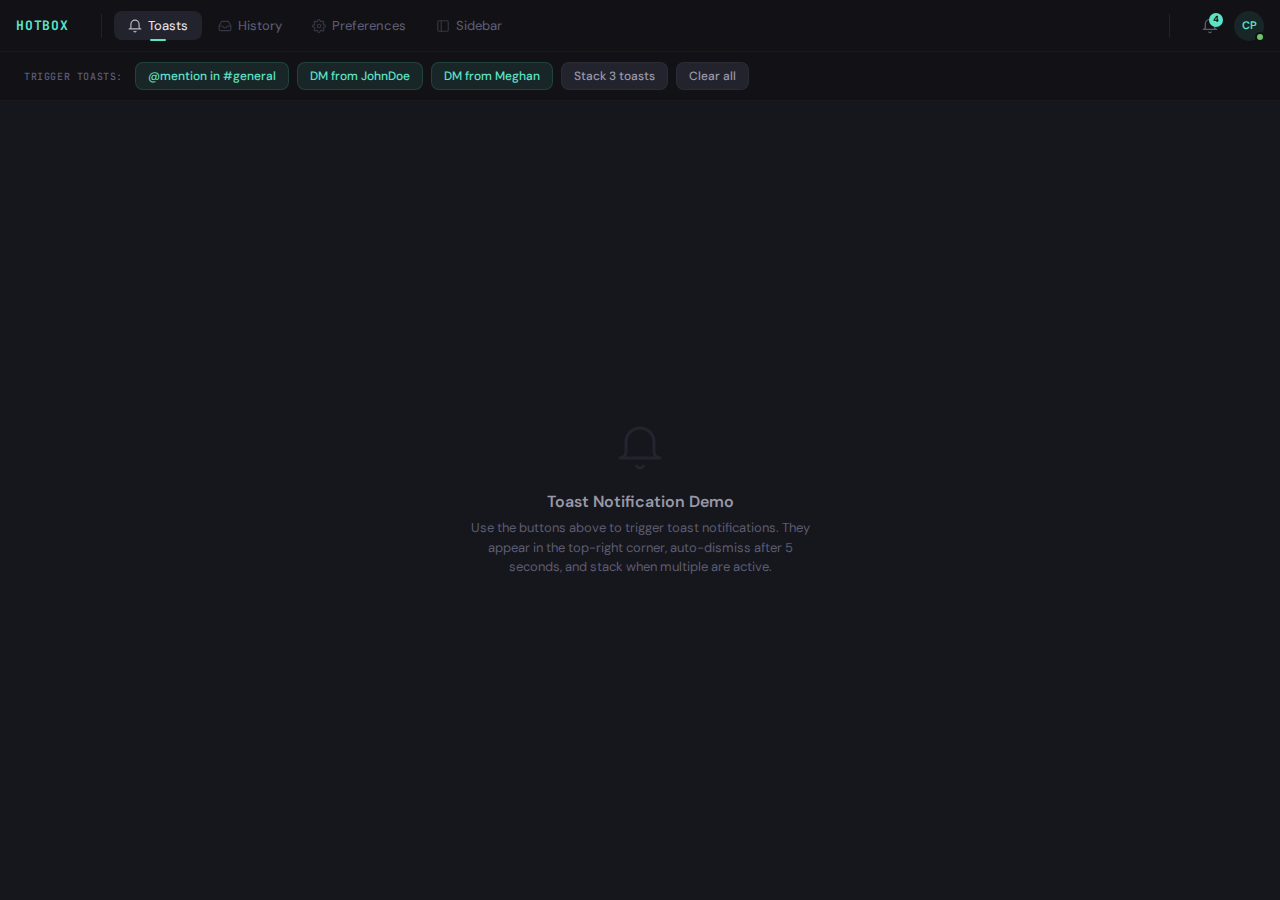
<file: prototypes/notification-ui-prototype.html>
<!DOCTYPE html>
<html lang="en">
<head>
  <meta charset="UTF-8">
  <meta name="viewport" content="width=device-width, initial-scale=1.0">
  <title>HotBox - Notification System</title>
  <link rel="preconnect" href="https://fonts.googleapis.com">
  <link rel="preconnect" href="https://fonts.gstatic.com" crossorigin>
  <link href="https://fonts.googleapis.com/css2?family=DM+Sans:ital,opsz,wght@0,9..40,300;0,9..40,400;0,9..40,500;0,9..40,600;0,9..40,700;1,9..40,400&family=JetBrains+Mono:wght@400;500;700&display=swap" rel="stylesheet">
  <style>
    /* ========================================
       CSS Custom Properties / Design Tokens
       (Matching main-ui-proposal.html exactly)
       ======================================== */
    :root {
      /* Background layers -- deep cool slate */
      --bg-deepest: #0c0c0f;
      --bg-deep: #111116;
      --bg-base: #16161d;
      --bg-raised: #1c1c25;
      --bg-surface: #23232e;
      --bg-hover: #2a2a37;
      --bg-active: #32323f;

      /* Text */
      --text-primary: #e2e2ea;
      --text-secondary: #9898a8;
      --text-muted: #5c5c72;
      --text-faint: #3e3e52;

      /* Accent -- cool teal/mint */
      --accent: #5de4c7;
      --accent-hover: #7aecd5;
      --accent-muted: rgba(93, 228, 199, 0.10);
      --accent-strong: #a0f0de;
      --accent-glow: rgba(93, 228, 199, 0.06);

      /* Status */
      --status-online: #6bc76b;
      --status-idle: #c7a63e;
      --status-dnd: #c76060;
      --status-offline: #4a4a5a;

      /* Borders */
      --border-subtle: rgba(255, 255, 255, 0.04);
      --border-light: rgba(255, 255, 255, 0.07);
      --border-focus: rgba(93, 228, 199, 0.3);

      /* Misc */
      --radius-xs: 3px;
      --radius-sm: 4px;
      --radius-md: 8px;
      --radius-lg: 12px;
      --radius-pill: 9999px;
      --shadow-md: 0 4px 24px rgba(0, 0, 0, 0.5);
      --shadow-lg: 0 8px 48px rgba(0, 0, 0, 0.6);
      --shadow-overlay: 0 12px 40px rgba(0, 0, 0, 0.7), 0 0 0 1px var(--border-subtle);
      --transition-fast: 100ms ease;
      --transition-base: 180ms ease;
      --transition-smooth: 280ms cubic-bezier(0.4, 0, 0.2, 1);

      /* Typography */
      --font-body: 'DM Sans', -apple-system, BlinkMacSystemFont, sans-serif;
      --font-mono: 'JetBrains Mono', 'SF Mono', 'Consolas', monospace;
    }

    /* ========================================
       Reset & Base
       ======================================== */
    *, *::before, *::after {
      margin: 0;
      padding: 0;
      box-sizing: border-box;
    }

    html, body {
      height: 100%;
    }

    body {
      font-family: var(--font-body);
      background: var(--bg-deepest);
      color: var(--text-primary);
      font-size: 14px;
      line-height: 1.5;
      -webkit-font-smoothing: antialiased;
      -moz-osx-font-smoothing: grayscale;
    }

    button {
      font-family: inherit;
      font-size: inherit;
      border: none;
      background: none;
      color: inherit;
      cursor: pointer;
    }

    input, textarea {
      font-family: inherit;
      font-size: inherit;
      border: none;
      outline: none;
      background: none;
      color: inherit;
    }

    /* Scrollbar */
    ::-webkit-scrollbar { width: 6px; }
    ::-webkit-scrollbar-track { background: transparent; }
    ::-webkit-scrollbar-thumb { background: var(--bg-active); border-radius: var(--radius-pill); }
    ::-webkit-scrollbar-thumb:hover { background: var(--bg-hover); }

    /* ========================================
       App Layout
       ======================================== */
    .app {
      display: flex;
      flex-direction: column;
      height: 100vh;
      width: 100vw;
    }

    /* ========================================
       Top Bar (matching main prototype)
       ======================================== */
    .topbar {
      height: 52px;
      min-height: 52px;
      display: flex;
      align-items: center;
      background: var(--bg-deep);
      border-bottom: 1px solid var(--border-subtle);
      padding: 0 16px;
      gap: 0;
      z-index: 20;
      user-select: none;
    }

    .topbar-brand {
      font-family: var(--font-mono);
      font-weight: 700;
      font-size: 13px;
      letter-spacing: 0.06em;
      color: var(--accent);
      text-transform: uppercase;
      margin-right: 20px;
      flex-shrink: 0;
      padding: 6px 0;
    }

    .topbar-divider {
      width: 1px;
      height: 24px;
      background: var(--border-light);
      margin: 0 12px;
      flex-shrink: 0;
    }

    /* Nav tabs in topbar */
    .nav-tabs {
      display: flex;
      align-items: center;
      gap: 2px;
      flex: 1;
      min-width: 0;
    }

    .nav-tab {
      display: flex;
      align-items: center;
      gap: 6px;
      padding: 6px 14px;
      border-radius: var(--radius-md);
      color: var(--text-muted);
      font-size: 13px;
      font-weight: 450;
      white-space: nowrap;
      transition: all var(--transition-fast);
      position: relative;
      flex-shrink: 0;
    }

    .nav-tab:hover {
      background: var(--bg-hover);
      color: var(--text-secondary);
    }

    .nav-tab.active {
      background: var(--bg-surface);
      color: var(--text-primary);
    }

    .nav-tab.active::after {
      content: '';
      position: absolute;
      bottom: -1px;
      left: 50%;
      transform: translateX(-50%);
      width: 16px;
      height: 2px;
      background: var(--accent);
      border-radius: var(--radius-pill);
    }

    .nav-tab svg {
      width: 14px;
      height: 14px;
      opacity: 0.5;
    }

    .nav-tab.active svg {
      opacity: 0.8;
    }

    /* Topbar right */
    .topbar-right {
      display: flex;
      align-items: center;
      gap: 4px;
      margin-left: auto;
      flex-shrink: 0;
      padding-left: 12px;
    }

    .topbar-icon-btn {
      width: 32px;
      height: 32px;
      border-radius: var(--radius-md);
      display: flex;
      align-items: center;
      justify-content: center;
      color: var(--text-muted);
      transition: all var(--transition-fast);
      position: relative;
    }

    .topbar-icon-btn:hover {
      background: var(--bg-hover);
      color: var(--text-secondary);
    }

    .topbar-icon-btn svg {
      width: 16px;
      height: 16px;
    }

    /* Notification bell badge */
    .notif-badge {
      position: absolute;
      top: 3px;
      right: 3px;
      min-width: 14px;
      height: 14px;
      border-radius: var(--radius-pill);
      background: var(--accent);
      color: var(--bg-deepest);
      font-size: 9px;
      font-weight: 700;
      display: flex;
      align-items: center;
      justify-content: center;
      padding: 0 3px;
      line-height: 1;
      pointer-events: none;
    }

    .notif-badge.hidden { display: none; }

    .topbar-user {
      width: 30px;
      height: 30px;
      border-radius: var(--radius-pill);
      background: var(--accent-muted);
      display: flex;
      align-items: center;
      justify-content: center;
      font-size: 11px;
      font-weight: 600;
      color: var(--accent);
      cursor: pointer;
      transition: all var(--transition-base);
      position: relative;
      margin-left: 4px;
      flex-shrink: 0;
    }

    .topbar-user:hover {
      background: var(--accent);
      color: var(--bg-deepest);
    }

    .topbar-user .status-dot {
      position: absolute;
      bottom: -1px;
      right: -1px;
      width: 10px;
      height: 10px;
      border-radius: var(--radius-pill);
      border: 2px solid var(--bg-deep);
    }

    .status-dot.online { background: var(--status-online); }
    .status-dot.dnd { background: var(--status-dnd); }

    /* ========================================
       Main Content Area
       ======================================== */
    .main-content {
      flex: 1;
      display: flex;
      flex-direction: column;
      min-height: 0;
      background: var(--bg-base);
      overflow: hidden;
    }

    /* ========================================
       View Container (switches between views)
       ======================================== */
    .view {
      display: none;
      flex: 1;
      min-height: 0;
    }

    .view.active {
      display: flex;
      flex-direction: column;
    }

    /* ========================================
       Demo Controls Bar
       ======================================== */
    .demo-bar {
      background: var(--bg-deep);
      border-bottom: 1px solid var(--border-subtle);
      padding: 10px 24px;
      display: flex;
      align-items: center;
      gap: 8px;
      flex-wrap: wrap;
    }

    .demo-bar-label {
      font-family: var(--font-mono);
      font-size: 10px;
      font-weight: 500;
      text-transform: uppercase;
      letter-spacing: 0.06em;
      color: var(--text-muted);
      margin-right: 4px;
    }

    .demo-btn {
      padding: 5px 12px;
      border-radius: var(--radius-md);
      background: var(--bg-surface);
      color: var(--text-secondary);
      font-size: 12px;
      font-weight: 500;
      transition: all var(--transition-fast);
      border: 1px solid var(--border-subtle);
    }

    .demo-btn:hover {
      background: var(--bg-hover);
      color: var(--text-primary);
      border-color: var(--border-light);
    }

    .demo-btn.accent {
      background: var(--accent-muted);
      color: var(--accent);
      border-color: rgba(93, 228, 199, 0.15);
    }

    .demo-btn.accent:hover {
      background: rgba(93, 228, 199, 0.18);
      border-color: rgba(93, 228, 199, 0.25);
    }

    /* ========================================
       1. Toast Notifications
       ======================================== */
    .toast-container {
      position: fixed;
      top: 64px;
      right: 16px;
      z-index: 200;
      display: flex;
      flex-direction: column;
      gap: 8px;
      pointer-events: none;
      max-width: 360px;
      width: 100%;
    }

    .toast {
      pointer-events: auto;
      background: var(--bg-raised);
      border: 1px solid var(--border-light);
      border-radius: var(--radius-lg);
      box-shadow: var(--shadow-overlay);
      padding: 12px 14px;
      display: flex;
      gap: 10px;
      align-items: flex-start;
      cursor: pointer;
      transition: opacity 300ms ease, transform 300ms ease;
      opacity: 0;
      transform: translateX(20px);
      position: relative;
      overflow: hidden;
    }

    .toast.visible {
      opacity: 1;
      transform: translateX(0);
    }

    .toast.dismissing {
      opacity: 0;
      transform: translateX(40px);
      pointer-events: none;
    }

    .toast:hover {
      border-color: rgba(255, 255, 255, 0.10);
    }

    /* Progress bar for auto-dismiss */
    .toast-progress {
      position: absolute;
      bottom: 0;
      left: 0;
      height: 2px;
      background: var(--accent);
      border-radius: 0 0 var(--radius-lg) var(--radius-lg);
      opacity: 0.4;
      transition: width linear;
    }

    .toast-avatar {
      width: 32px;
      height: 32px;
      border-radius: var(--radius-lg);
      display: flex;
      align-items: center;
      justify-content: center;
      font-size: 10px;
      font-weight: 700;
      color: #fff;
      flex-shrink: 0;
      margin-top: 1px;
    }

    .toast-body {
      flex: 1;
      min-width: 0;
    }

    .toast-header {
      display: flex;
      align-items: baseline;
      gap: 6px;
      margin-bottom: 2px;
    }

    .toast-sender {
      font-size: 13px;
      font-weight: 600;
      color: var(--text-primary);
      white-space: nowrap;
    }

    .toast-context {
      font-size: 12px;
      color: var(--text-muted);
      white-space: nowrap;
      overflow: hidden;
      text-overflow: ellipsis;
    }

    .toast-context .channel-ref {
      color: var(--text-secondary);
      font-weight: 500;
    }

    .toast-preview {
      font-size: 13px;
      color: var(--text-secondary);
      line-height: 1.4;
      overflow: hidden;
      text-overflow: ellipsis;
      white-space: nowrap;
    }

    .toast-close {
      width: 20px;
      height: 20px;
      border-radius: var(--radius-sm);
      display: flex;
      align-items: center;
      justify-content: center;
      color: var(--text-faint);
      flex-shrink: 0;
      transition: all var(--transition-fast);
      opacity: 0;
    }

    .toast:hover .toast-close {
      opacity: 1;
    }

    .toast-close:hover {
      background: var(--bg-hover);
      color: var(--text-secondary);
    }

    .toast-close svg {
      width: 12px;
      height: 12px;
    }

    /* ========================================
       2. Notification History Page
       ======================================== */
    .notif-history {
      flex: 1;
      display: flex;
      flex-direction: column;
      min-height: 0;
    }

    .notif-history-header {
      display: flex;
      align-items: center;
      justify-content: space-between;
      padding: 16px 32px 12px;
      border-bottom: 1px solid var(--border-subtle);
      flex-shrink: 0;
    }

    .notif-history-title {
      font-size: 16px;
      font-weight: 600;
      color: var(--text-primary);
      letter-spacing: -0.01em;
    }

    .notif-history-actions {
      display: flex;
      align-items: center;
      gap: 8px;
    }

    .btn-text {
      font-size: 12px;
      font-weight: 500;
      color: var(--text-muted);
      padding: 5px 10px;
      border-radius: var(--radius-md);
      transition: all var(--transition-fast);
    }

    .btn-text:hover {
      background: var(--bg-hover);
      color: var(--text-secondary);
    }

    .btn-text.accent {
      color: var(--accent);
    }

    .btn-text.accent:hover {
      background: var(--accent-muted);
      color: var(--accent-hover);
    }

    .notif-list {
      flex: 1;
      overflow-y: auto;
      padding: 8px 24px;
    }

    .notif-list-inner {
      max-width: 640px;
      margin: 0 auto;
    }

    /* Individual notification item */
    .notif-item {
      display: flex;
      gap: 12px;
      padding: 12px 12px;
      border-radius: var(--radius-md);
      cursor: pointer;
      transition: background var(--transition-fast);
      position: relative;
      align-items: flex-start;
    }

    .notif-item:hover {
      background: var(--bg-hover);
    }

    .notif-item + .notif-item {
      border-top: 1px solid var(--border-subtle);
    }

    .notif-item:hover + .notif-item {
      border-top-color: transparent;
    }

    /* Unread indicator dot */
    .notif-item.unread::before {
      content: '';
      position: absolute;
      left: 2px;
      top: 50%;
      transform: translateY(-50%);
      width: 5px;
      height: 5px;
      border-radius: var(--radius-pill);
      background: var(--accent);
    }

    /* Unread vs read styling */
    .notif-item.unread .notif-item-sender {
      color: var(--text-primary);
    }

    .notif-item.unread .notif-item-preview {
      color: var(--text-secondary);
    }

    .notif-item.read .notif-item-sender {
      color: var(--text-secondary);
    }

    .notif-item.read .notif-item-preview {
      color: var(--text-muted);
    }

    .notif-item.read .notif-item-avatar {
      opacity: 0.5;
    }

    .notif-item-avatar {
      width: 34px;
      height: 34px;
      border-radius: var(--radius-lg);
      display: flex;
      align-items: center;
      justify-content: center;
      font-size: 11px;
      font-weight: 700;
      color: #fff;
      flex-shrink: 0;
      margin-top: 1px;
      transition: opacity var(--transition-base);
    }

    .notif-item-body {
      flex: 1;
      min-width: 0;
    }

    .notif-item-header {
      display: flex;
      align-items: baseline;
      gap: 6px;
      margin-bottom: 2px;
    }

    .notif-item-sender {
      font-size: 13px;
      font-weight: 600;
      white-space: nowrap;
      transition: color var(--transition-fast);
    }

    .notif-item-context {
      font-size: 12px;
      color: var(--text-muted);
      white-space: nowrap;
      overflow: hidden;
      text-overflow: ellipsis;
    }

    .notif-item-context .channel-ref {
      color: var(--text-secondary);
      font-weight: 500;
    }

    .notif-item-preview {
      font-size: 13px;
      line-height: 1.4;
      overflow: hidden;
      text-overflow: ellipsis;
      white-space: nowrap;
      transition: color var(--transition-fast);
    }

    .notif-item-time {
      font-family: var(--font-mono);
      font-size: 10px;
      color: var(--text-faint);
      letter-spacing: 0.02em;
      white-space: nowrap;
      flex-shrink: 0;
      margin-top: 3px;
    }

    .notif-item.unread .notif-item-time {
      color: var(--text-muted);
    }

    /* Notification type icon */
    .notif-type-icon {
      width: 16px;
      height: 16px;
      border-radius: var(--radius-sm);
      display: flex;
      align-items: center;
      justify-content: center;
      position: absolute;
      bottom: -2px;
      right: -2px;
      background: var(--bg-base);
      border: 1.5px solid var(--bg-base);
    }

    .notif-type-icon svg {
      width: 9px;
      height: 9px;
    }

    .notif-type-icon.mention {
      color: var(--accent);
    }

    .notif-type-icon.dm {
      color: var(--text-secondary);
    }

    .notif-item-avatar-wrap {
      position: relative;
      flex-shrink: 0;
    }

    /* Empty state */
    .empty-state {
      display: flex;
      flex-direction: column;
      align-items: center;
      justify-content: center;
      height: 100%;
      color: var(--text-muted);
      gap: 8px;
      text-align: center;
      padding: 32px;
    }

    .empty-state .empty-icon {
      width: 48px;
      height: 48px;
      color: var(--text-faint);
      margin-bottom: 8px;
    }

    .empty-state h3 {
      font-size: 16px;
      font-weight: 600;
      color: var(--text-secondary);
    }

    .empty-state p {
      font-size: 13px;
      max-width: 280px;
    }

    /* ========================================
       3. Notification Preferences
       ======================================== */
    .prefs-view {
      flex: 1;
      overflow-y: auto;
      padding: 0 24px 24px;
    }

    .prefs-inner {
      max-width: 540px;
      margin: 0 auto;
      padding-top: 16px;
    }

    .prefs-section {
      margin-bottom: 28px;
    }

    .prefs-section-label {
      font-family: var(--font-mono);
      font-size: 10px;
      font-weight: 500;
      text-transform: uppercase;
      letter-spacing: 0.08em;
      color: var(--text-muted);
      padding: 8px 0 10px;
      user-select: none;
    }

    .prefs-section-desc {
      font-size: 12px;
      color: var(--text-muted);
      margin-bottom: 12px;
      line-height: 1.5;
    }

    /* DND card */
    .dnd-card {
      background: var(--bg-raised);
      border: 1px solid var(--border-subtle);
      border-radius: var(--radius-lg);
      padding: 14px 16px;
      display: flex;
      align-items: center;
      gap: 14px;
      margin-bottom: 24px;
    }

    .dnd-card.active {
      border-color: rgba(199, 96, 96, 0.25);
      background: rgba(199, 96, 96, 0.04);
    }

    .dnd-icon {
      width: 36px;
      height: 36px;
      border-radius: var(--radius-md);
      background: rgba(199, 96, 96, 0.10);
      color: var(--status-dnd);
      display: flex;
      align-items: center;
      justify-content: center;
      flex-shrink: 0;
    }

    .dnd-icon svg {
      width: 18px;
      height: 18px;
    }

    .dnd-info {
      flex: 1;
      min-width: 0;
    }

    .dnd-title {
      font-size: 14px;
      font-weight: 600;
      color: var(--text-primary);
      margin-bottom: 1px;
    }

    .dnd-desc {
      font-size: 12px;
      color: var(--text-muted);
    }

    .dnd-card.active .dnd-title {
      color: var(--status-dnd);
    }

    /* Toggle switch */
    .toggle {
      width: 36px;
      height: 20px;
      border-radius: var(--radius-pill);
      background: var(--bg-active);
      position: relative;
      cursor: pointer;
      transition: background var(--transition-base);
      flex-shrink: 0;
    }

    .toggle::after {
      content: '';
      position: absolute;
      top: 3px;
      left: 3px;
      width: 14px;
      height: 14px;
      border-radius: var(--radius-pill);
      background: var(--text-muted);
      transition: transform var(--transition-base), background var(--transition-base);
    }

    .toggle.on {
      background: var(--accent);
    }

    .toggle.on::after {
      transform: translateX(16px);
      background: var(--bg-deepest);
    }

    .toggle.dnd-toggle.on {
      background: var(--status-dnd);
    }

    /* Mute list */
    .mute-list {
      background: var(--bg-raised);
      border: 1px solid var(--border-subtle);
      border-radius: var(--radius-lg);
      overflow: hidden;
    }

    .mute-item {
      display: flex;
      align-items: center;
      gap: 10px;
      padding: 10px 14px;
      transition: background var(--transition-fast);
    }

    .mute-item + .mute-item {
      border-top: 1px solid var(--border-subtle);
    }

    .mute-item:hover {
      background: var(--bg-hover);
    }

    .mute-item-icon {
      font-family: var(--font-mono);
      font-size: 13px;
      font-weight: 500;
      color: var(--text-faint);
      width: 16px;
      text-align: center;
      flex-shrink: 0;
    }

    .mute-item-avatar {
      width: 22px;
      height: 22px;
      border-radius: var(--radius-pill);
      display: flex;
      align-items: center;
      justify-content: center;
      font-size: 8px;
      font-weight: 700;
      color: #fff;
      flex-shrink: 0;
    }

    .mute-item-name {
      font-size: 13px;
      font-weight: 450;
      color: var(--text-secondary);
      flex: 1;
      min-width: 0;
    }

    .mute-item.muted .mute-item-name {
      color: var(--text-muted);
    }

    .mute-item.muted .mute-item-icon {
      color: var(--text-faint);
      opacity: 0.5;
    }

    /* ========================================
       4. Sidebar Integration Demo
       ======================================== */
    .sidebar-demo {
      flex: 1;
      display: flex;
      align-items: flex-start;
      justify-content: center;
      padding: 32px 24px;
      gap: 48px;
      overflow-y: auto;
    }

    .sidebar-mockup {
      width: 220px;
      background: var(--bg-deep);
      border: 1px solid var(--border-light);
      border-radius: var(--radius-lg);
      overflow: hidden;
      flex-shrink: 0;
    }

    .sidebar-mockup-header {
      padding: 14px 14px 10px;
      border-bottom: 1px solid var(--border-subtle);
    }

    .sidebar-mockup-brand {
      font-family: var(--font-mono);
      font-weight: 700;
      font-size: 12px;
      letter-spacing: 0.06em;
      color: var(--accent);
      text-transform: uppercase;
    }

    .sidebar-mockup-section {
      padding: 10px 8px 6px;
    }

    .sidebar-mockup-section-label {
      font-family: var(--font-mono);
      font-size: 9px;
      font-weight: 500;
      text-transform: uppercase;
      letter-spacing: 0.08em;
      color: var(--text-muted);
      padding: 0 6px 6px;
    }

    .sidebar-mockup-item {
      display: flex;
      align-items: center;
      gap: 8px;
      padding: 6px 10px;
      border-radius: var(--radius-md);
      color: var(--text-muted);
      font-size: 13px;
      font-weight: 450;
      cursor: default;
      transition: background var(--transition-fast);
      position: relative;
    }

    .sidebar-mockup-item:hover {
      background: var(--bg-hover);
      color: var(--text-secondary);
    }

    .sidebar-mockup-item.active {
      background: var(--bg-surface);
      color: var(--text-primary);
    }

    .sidebar-mockup-item .item-hash {
      font-family: var(--font-mono);
      font-size: 12px;
      font-weight: 500;
      opacity: 0.4;
      width: 14px;
      text-align: center;
    }

    .sidebar-mockup-item .item-icon {
      width: 14px;
      height: 14px;
      opacity: 0.4;
    }

    .sidebar-mockup-item.active .item-icon {
      opacity: 0.7;
      color: var(--accent);
    }

    .sidebar-item-badge {
      margin-left: auto;
      background: var(--accent);
      color: var(--bg-deepest);
      font-size: 10px;
      font-weight: 700;
      min-width: 16px;
      height: 16px;
      border-radius: var(--radius-pill);
      display: flex;
      align-items: center;
      justify-content: center;
      padding: 0 4px;
      line-height: 1;
    }

    .sidebar-demo-annotation {
      max-width: 300px;
      padding-top: 16px;
    }

    .annotation-title {
      font-size: 14px;
      font-weight: 600;
      color: var(--text-primary);
      margin-bottom: 8px;
    }

    .annotation-text {
      font-size: 13px;
      color: var(--text-secondary);
      line-height: 1.6;
      margin-bottom: 12px;
    }

    .annotation-detail {
      font-size: 12px;
      color: var(--text-muted);
      line-height: 1.6;
      padding: 10px 12px;
      background: var(--bg-raised);
      border-radius: var(--radius-md);
      border: 1px solid var(--border-subtle);
    }

    .annotation-detail code {
      font-family: var(--font-mono);
      font-size: 11px;
      color: var(--accent);
      background: var(--accent-muted);
      padding: 1px 5px;
      border-radius: var(--radius-xs);
    }

    /* ========================================
       Tooltips
       ======================================== */
    [data-tooltip] {
      position: relative;
    }

    [data-tooltip]::after {
      content: attr(data-tooltip);
      position: absolute;
      bottom: calc(100% + 8px);
      left: 50%;
      transform: translateX(-50%) translateY(4px);
      padding: 5px 10px;
      background: var(--bg-deepest);
      color: var(--text-primary);
      font-family: var(--font-body);
      font-size: 12px;
      font-weight: 500;
      white-space: nowrap;
      border-radius: var(--radius-md);
      border: 1px solid var(--border-light);
      pointer-events: none;
      opacity: 0;
      transition: opacity var(--transition-fast), transform var(--transition-fast);
      z-index: 100;
    }

    [data-tooltip]:hover::after {
      opacity: 1;
      transform: translateX(-50%) translateY(0);
    }
  </style>
</head>
<body>

<div class="app" id="app">

  <!-- ============ Top Bar ============ -->
  <header class="topbar">
    <div class="topbar-brand">HotBox</div>

    <div class="topbar-divider"></div>

    <!-- Navigation tabs for prototype views -->
    <div class="nav-tabs" id="navTabs">
      <button class="nav-tab active" data-view="toasts">
        <svg viewBox="0 0 24 24" fill="none" stroke="currentColor" stroke-width="2" stroke-linecap="round" stroke-linejoin="round"><path d="M22 17H2a3 3 0 0 0 3-3V9a7 7 0 0 1 14 0v5a3 3 0 0 0 3 3zm-8.27 4a2 2 0 0 1-3.46 0"></path></svg>
        Toasts
      </button>
      <button class="nav-tab" data-view="history">
        <svg viewBox="0 0 24 24" fill="none" stroke="currentColor" stroke-width="2" stroke-linecap="round" stroke-linejoin="round"><polyline points="22 12 16 12 14 15 10 15 8 12 2 12"></polyline><path d="M5.45 5.11L2 12v6a2 2 0 0 0 2 2h16a2 2 0 0 0 2-2v-6l-3.45-6.89A2 2 0 0 0 16.76 4H7.24a2 2 0 0 0-1.79 1.11z"></path></svg>
        History
      </button>
      <button class="nav-tab" data-view="preferences">
        <svg viewBox="0 0 24 24" fill="none" stroke="currentColor" stroke-width="2" stroke-linecap="round" stroke-linejoin="round"><circle cx="12" cy="12" r="3"></circle><path d="M19.4 15a1.65 1.65 0 0 0 .33 1.82l.06.06a2 2 0 0 1 0 2.83 2 2 0 0 1-2.83 0l-.06-.06a1.65 1.65 0 0 0-1.82-.33 1.65 1.65 0 0 0-1 1.51V21a2 2 0 0 1-2 2 2 2 0 0 1-2-2v-.09A1.65 1.65 0 0 0 9 19.4a1.65 1.65 0 0 0-1.82.33l-.06.06a2 2 0 0 1-2.83 0 2 2 0 0 1 0-2.83l.06-.06A1.65 1.65 0 0 0 4.68 15a1.65 1.65 0 0 0-1.51-1H3a2 2 0 0 1-2-2 2 2 0 0 1 2-2h.09A1.65 1.65 0 0 0 4.6 9a1.65 1.65 0 0 0-.33-1.82l-.06-.06a2 2 0 0 1 0-2.83 2 2 0 0 1 2.83 0l.06.06A1.65 1.65 0 0 0 9 4.68a1.65 1.65 0 0 0 1-1.51V3a2 2 0 0 1 2-2 2 2 0 0 1 2 2v.09a1.65 1.65 0 0 0 1 1.51 1.65 1.65 0 0 0 1.82-.33l.06-.06a2 2 0 0 1 2.83 0 2 2 0 0 1 0 2.83l-.06.06A1.65 1.65 0 0 0 19.4 9a1.65 1.65 0 0 0 1.51 1H21a2 2 0 0 1 2 2 2 2 0 0 1-2 2h-.09a1.65 1.65 0 0 0-1.51 1z"></path></svg>
        Preferences
      </button>
      <button class="nav-tab" data-view="sidebar">
        <svg viewBox="0 0 24 24" fill="none" stroke="currentColor" stroke-width="2" stroke-linecap="round" stroke-linejoin="round"><rect x="3" y="3" width="18" height="18" rx="2" ry="2"></rect><line x1="9" y1="3" x2="9" y2="21"></line></svg>
        Sidebar
      </button>
    </div>

    <div class="topbar-divider"></div>

    <div class="topbar-right">
      <!-- Notification bell with badge -->
      <button class="topbar-icon-btn" id="btnBell" data-tooltip="Notifications" aria-label="Notifications">
        <svg viewBox="0 0 24 24" fill="none" stroke="currentColor" stroke-width="2" stroke-linecap="round" stroke-linejoin="round"><path d="M22 17H2a3 3 0 0 0 3-3V9a7 7 0 0 1 14 0v5a3 3 0 0 0 3 3zm-8.27 4a2 2 0 0 1-3.46 0"></path></svg>
        <span class="notif-badge" id="bellBadge">4</span>
      </button>

      <!-- User avatar -->
      <div class="topbar-user" aria-label="User profile">
        CP
        <span class="status-dot online" id="userStatusDot"></span>
      </div>
    </div>
  </header>

  <!-- ============ Main Content ============ -->
  <main class="main-content">

    <!-- ====== VIEW: Toast Demo ====== -->
    <div class="view active" id="view-toasts">
      <div class="demo-bar">
        <span class="demo-bar-label">Trigger toasts:</span>
        <button class="demo-btn accent" onclick="fireMentionToast()">@mention in #general</button>
        <button class="demo-btn accent" onclick="fireDmToast()">DM from JohnDoe</button>
        <button class="demo-btn accent" onclick="fireDmToast2()">DM from Meghan</button>
        <button class="demo-btn" onclick="fireMultipleToasts()">Stack 3 toasts</button>
        <button class="demo-btn" onclick="clearAllToasts()">Clear all</button>
      </div>
      <div style="flex: 1; display: flex; align-items: center; justify-content: center; padding: 32px;">
        <div style="text-align: center; color: var(--text-muted);">
          <svg width="48" height="48" viewBox="0 0 24 24" fill="none" stroke="currentColor" stroke-width="1.5" stroke-linecap="round" stroke-linejoin="round" style="opacity: 0.2; margin-bottom: 12px;"><path d="M22 17H2a3 3 0 0 0 3-3V9a7 7 0 0 1 14 0v5a3 3 0 0 0 3 3zm-8.27 4a2 2 0 0 1-3.46 0"></path></svg>
          <h3 style="font-size: 16px; font-weight: 600; color: var(--text-secondary); margin-bottom: 4px;">Toast Notification Demo</h3>
          <p style="font-size: 13px; max-width: 340px;">Use the buttons above to trigger toast notifications. They appear in the top-right corner, auto-dismiss after 5 seconds, and stack when multiple are active.</p>
        </div>
      </div>
    </div>

    <!-- ====== VIEW: Notification History ====== -->
    <div class="view" id="view-history">
      <div class="notif-history" id="notifHistory">
        <div class="notif-history-header">
          <span class="notif-history-title">Notifications</span>
          <div class="notif-history-actions">
            <button class="btn-text accent" id="btnMarkAllRead" onclick="markAllRead()">Mark all as read</button>
          </div>
        </div>
        <div class="notif-list" id="notifList">
          <div class="notif-list-inner" id="notifListInner">
            <!-- Rendered by JS -->
          </div>
        </div>
      </div>
    </div>

    <!-- ====== VIEW: Empty History (toggle demo) ====== -->
    <div class="view" id="view-history-empty" style="display: none;">
      <div class="notif-history">
        <div class="notif-history-header">
          <span class="notif-history-title">Notifications</span>
        </div>
        <div class="empty-state">
          <svg class="empty-icon" viewBox="0 0 24 24" fill="none" stroke="currentColor" stroke-width="1.5" stroke-linecap="round" stroke-linejoin="round"><path d="M22 17H2a3 3 0 0 0 3-3V9a7 7 0 0 1 14 0v5a3 3 0 0 0 3 3zm-8.27 4a2 2 0 0 1-3.46 0"></path></svg>
          <h3>All caught up</h3>
          <p>No notifications to show. Mentions and DMs will appear here.</p>
        </div>
      </div>
    </div>

    <!-- ====== VIEW: Preferences ====== -->
    <div class="view" id="view-preferences">
      <div class="prefs-view">
        <div class="prefs-inner">

          <!-- Do Not Disturb -->
          <div class="prefs-section">
            <div class="dnd-card" id="dndCard">
              <div class="dnd-icon">
                <svg viewBox="0 0 24 24" fill="none" stroke="currentColor" stroke-width="2" stroke-linecap="round" stroke-linejoin="round"><circle cx="12" cy="12" r="10"></circle><line x1="8" y1="12" x2="16" y2="12"></line></svg>
              </div>
              <div class="dnd-info">
                <div class="dnd-title">Do Not Disturb</div>
                <div class="dnd-desc">Suppress all notification toasts</div>
              </div>
              <div class="toggle dnd-toggle" id="dndToggle" onclick="toggleDnd()"></div>
            </div>
          </div>

          <!-- Channel Mutes -->
          <div class="prefs-section">
            <div class="prefs-section-label">Channel Notifications</div>
            <div class="prefs-section-desc">Muted channels will not send you notification toasts for @mentions.</div>
            <div class="mute-list" id="channelMuteList">
              <!-- Rendered by JS -->
            </div>
          </div>

          <!-- DM Mutes -->
          <div class="prefs-section">
            <div class="prefs-section-label">Direct Message Notifications</div>
            <div class="prefs-section-desc">Muted conversations will not send you notification toasts for new messages.</div>
            <div class="mute-list" id="dmMuteList">
              <!-- Rendered by JS -->
            </div>
          </div>

        </div>
      </div>
    </div>

    <!-- ====== VIEW: Sidebar Integration ====== -->
    <div class="view" id="view-sidebar">
      <div class="sidebar-demo">
        <!-- Sidebar mockup -->
        <div class="sidebar-mockup">
          <div class="sidebar-mockup-header">
            <div class="sidebar-mockup-brand">HotBox</div>
          </div>
          <div class="sidebar-mockup-section">
            <div class="sidebar-mockup-section-label">Navigation</div>
            <div class="sidebar-mockup-item">
              <svg class="item-icon" viewBox="0 0 24 24" fill="none" stroke="currentColor" stroke-width="2" stroke-linecap="round" stroke-linejoin="round"><path d="M22 17H2a3 3 0 0 0 3-3V9a7 7 0 0 1 14 0v5a3 3 0 0 0 3 3zm-8.27 4a2 2 0 0 1-3.46 0"></path></svg>
              <span>Notifications</span>
              <span class="sidebar-item-badge">4</span>
            </div>
          </div>
          <div class="sidebar-mockup-section">
            <div class="sidebar-mockup-section-label">Text Channels</div>
            <div class="sidebar-mockup-item active">
              <span class="item-hash">#</span>
              <span>general</span>
            </div>
            <div class="sidebar-mockup-item">
              <span class="item-hash">#</span>
              <span>shitposting</span>
            </div>
            <div class="sidebar-mockup-item">
              <span class="item-hash">#</span>
              <span>gaming</span>
              <span class="sidebar-item-badge">3</span>
            </div>
            <div class="sidebar-mockup-item">
              <span class="item-hash">#</span>
              <span>music</span>
            </div>
          </div>
          <div class="sidebar-mockup-section">
            <div class="sidebar-mockup-section-label">Voice Channels</div>
            <div class="sidebar-mockup-item">
              <svg class="item-icon" viewBox="0 0 24 24" fill="none" stroke="currentColor" stroke-width="2" stroke-linecap="round" stroke-linejoin="round"><polygon points="11 5 6 9 2 9 2 15 6 15 11 19 11 5"></polygon><path d="M15.54 8.46a5 5 0 0 1 0 7.07"></path></svg>
              <span>Lounge</span>
            </div>
            <div class="sidebar-mockup-item">
              <svg class="item-icon" viewBox="0 0 24 24" fill="none" stroke="currentColor" stroke-width="2" stroke-linecap="round" stroke-linejoin="round"><polygon points="11 5 6 9 2 9 2 15 6 15 11 19 11 5"></polygon><path d="M15.54 8.46a5 5 0 0 1 0 7.07"></path></svg>
              <span>Gaming</span>
            </div>
          </div>
          <div class="sidebar-mockup-section">
            <div class="sidebar-mockup-section-label">Direct Messages</div>
            <div class="sidebar-mockup-item">
              <div class="mute-item-avatar" style="background: hsl(200, 32%, 38%); width: 18px; height: 18px; font-size: 7px;">JD</div>
              <span>JohnDoe</span>
            </div>
            <div class="sidebar-mockup-item">
              <div class="mute-item-avatar" style="background: hsl(120, 32%, 38%); width: 18px; height: 18px; font-size: 7px;">SK</div>
              <span>SaltyKid99</span>
            </div>
          </div>
        </div>

        <!-- Annotation -->
        <div class="sidebar-demo-annotation">
          <div class="annotation-title">Bell Icon with Badge</div>
          <div class="annotation-text">
            A notification bell icon sits in the sidebar's navigation section (or in the topbar, as shown at the top of this prototype). The badge displays the unread notification count and disappears when all are read.
          </div>
          <div class="annotation-detail">
            The badge uses the <code>--accent</code> color on <code>--bg-deepest</code> text, consistent with existing unread badges on channel tabs. The bell icon uses the same stroke style as other sidebar icons.
            <br><br>
            In the topbar variant (shown above), the bell sits alongside search and settings icons. Both placements are valid -- the choice depends on whether HotBox adopts a sidebar or keeps the current topbar-only layout.
          </div>
        </div>
      </div>
    </div>

  </main>
</div>

<!-- Toast container (fixed, outside main flow) -->
<div class="toast-container" id="toastContainer"></div>

<script>
(function () {
  'use strict';

  // ==========================================
  // Mock Data
  // ==========================================

  var USERS = {
    cpike:        { initials: 'CP', status: 'online' },
    JohnDoe:      { initials: 'JD', status: 'online' },
    SaltyKid99:   { initials: 'SK', status: 'online' },
    Meghan:       { initials: 'MR', status: 'idle' },
    xXDarkLordXx: { initials: 'DL', status: 'online' },
    ghostpepper:  { initials: 'GP', status: 'online' },
  };

  var CHANNELS = ['general', 'shitposting', 'gaming', 'music'];
  var DM_USERS = ['JohnDoe', 'SaltyKid99', 'Meghan'];

  // Notification history data
  var notifications = [
    { id: 1, type: 'mention', sender: 'JohnDoe', channel: 'general', preview: 'yo @cpike you coming tonight or what?', time: minutesAgo(2), read: false },
    { id: 2, type: 'dm', sender: 'Meghan', channel: null, preview: 'when are you deploying the update?', time: minutesAgo(8), read: false },
    { id: 3, type: 'mention', sender: 'SaltyKid99', channel: 'gaming', preview: '@cpike 1v1 me bro', time: minutesAgo(15), read: false },
    { id: 4, type: 'dm', sender: 'JohnDoe', channel: null, preview: 'hey you got the server link for that minecraft thing?', time: minutesAgo(45), read: false },
    { id: 5, type: 'mention', sender: 'xXDarkLordXx', channel: 'general', preview: '@cpike dark souls marathon this weekend?', time: minutesAgo(120), read: true },
    { id: 6, type: 'dm', sender: 'SaltyKid99', channel: null, preview: 'yo is the voice chat working for you?', time: minutesAgo(180), read: true },
    { id: 7, type: 'mention', sender: 'ghostpepper', channel: 'shitposting', preview: '@cpike check this out lmao', time: minutesAgo(300), read: true },
    { id: 8, type: 'dm', sender: 'Meghan', channel: null, preview: 'the new feature looks great btw', time: minutesAgo(420), read: true },
    { id: 9, type: 'mention', sender: 'JohnDoe', channel: 'music', preview: '@cpike have you heard the new album?', time: minutesAgo(600), read: true },
  ];

  // Mute state
  var channelMutes = { general: false, shitposting: false, gaming: false, music: false };
  var dmMutes = { JohnDoe: false, SaltyKid99: false, Meghan: false };
  var dndActive = false;

  // ==========================================
  // Helpers
  // ==========================================

  function minutesAgo(m) {
    return Date.now() - m * 60 * 1000;
  }

  function relativeTime(ts) {
    var diff = Math.floor((Date.now() - ts) / 1000);
    if (diff < 60) return 'just now';
    if (diff < 3600) return Math.floor(diff / 60) + ' min ago';
    if (diff < 86400) return Math.floor(diff / 3600) + 'h ago';
    return new Date(ts).toLocaleDateString(undefined, { month: 'short', day: 'numeric' });
  }

  function getAvatarColor(name) {
    var hash = 0;
    for (var i = 0; i < name.length; i++) {
      hash = name.charCodeAt(i) + ((hash << 5) - hash);
    }
    var hue = Math.abs(hash) % 360;
    return 'hsl(' + hue + ', 32%, 38%)';
  }

  function escapeHtml(text) {
    var div = document.createElement('div');
    div.textContent = text;
    return div.innerHTML;
  }

  function el(id) {
    return document.getElementById(id);
  }

  function getUnreadCount() {
    return notifications.filter(function (n) { return !n.read; }).length;
  }

  // ==========================================
  // View Navigation
  // ==========================================

  var activeView = 'toasts';

  function switchView(viewId) {
    if (viewId === activeView) return;
    activeView = viewId;

    document.querySelectorAll('.nav-tab').forEach(function (tab) {
      tab.classList.toggle('active', tab.dataset.view === viewId);
    });

    document.querySelectorAll('.view').forEach(function (v) {
      v.classList.remove('active');
    });

    el('view-' + viewId).classList.add('active');
  }

  el('navTabs').addEventListener('click', function (e) {
    var tab = e.target.closest('[data-view]');
    if (!tab) return;
    switchView(tab.dataset.view);
  });

  // Bell icon switches to history view
  el('btnBell').addEventListener('click', function () {
    switchView('history');
  });

  // ==========================================
  // 1. Toast Notifications
  // ==========================================

  var toastIdCounter = 0;
  var activeToasts = [];
  var TOAST_DURATION = 5000;

  function createToast(opts) {
    var id = ++toastIdCounter;
    var container = el('toastContainer');
    var user = USERS[opts.sender] || { initials: '??', status: 'online' };
    var color = getAvatarColor(opts.sender);

    var contextHtml = '';
    if (opts.type === 'mention') {
      contextHtml = 'mentioned you in <span class="channel-ref">#' + escapeHtml(opts.channel) + '</span>';
    } else {
      contextHtml = 'sent you a message';
    }

    var toastEl = document.createElement('div');
    toastEl.className = 'toast';
    toastEl.dataset.toastId = id;
    toastEl.innerHTML =
      '<div class="toast-avatar" style="background: ' + color + ';">' + user.initials + '</div>' +
      '<div class="toast-body">' +
        '<div class="toast-header">' +
          '<span class="toast-sender">' + escapeHtml(opts.sender) + '</span>' +
          '<span class="toast-context">' + contextHtml + '</span>' +
        '</div>' +
        '<div class="toast-preview">' + escapeHtml(opts.preview) + '</div>' +
      '</div>' +
      '<button class="toast-close" aria-label="Dismiss"><svg viewBox="0 0 24 24" fill="none" stroke="currentColor" stroke-width="2" stroke-linecap="round" stroke-linejoin="round"><line x1="18" y1="6" x2="6" y2="18"></line><line x1="6" y1="6" x2="18" y2="18"></line></svg></button>' +
      '<div class="toast-progress" style="width: 100%;"></div>';

    container.appendChild(toastEl);

    // Slide in
    requestAnimationFrame(function () {
      requestAnimationFrame(function () {
        toastEl.classList.add('visible');
      });
    });

    // Start progress bar
    var progress = toastEl.querySelector('.toast-progress');
    progress.style.transitionDuration = TOAST_DURATION + 'ms';
    requestAnimationFrame(function () {
      requestAnimationFrame(function () {
        progress.style.width = '0%';
      });
    });

    // Track pause state
    var remaining = TOAST_DURATION;
    var startTime = Date.now();
    var paused = false;

    // Auto-dismiss timer
    var timer = setTimeout(function () {
      dismissToast(id);
    }, TOAST_DURATION);

    // Pause on hover
    toastEl.addEventListener('mouseenter', function () {
      paused = true;
      clearTimeout(timer);
      remaining = remaining - (Date.now() - startTime);
      if (remaining < 0) remaining = 0;
      progress.style.transitionDuration = '0ms';
      var pct = (remaining / TOAST_DURATION) * 100;
      progress.style.width = pct + '%';
    });

    toastEl.addEventListener('mouseleave', function () {
      paused = false;
      startTime = Date.now();
      progress.style.transitionDuration = remaining + 'ms';
      requestAnimationFrame(function () {
        progress.style.width = '0%';
      });
      timer = setTimeout(function () {
        dismissToast(id);
      }, remaining);
    });

    // Close button
    toastEl.querySelector('.toast-close').addEventListener('click', function (e) {
      e.stopPropagation();
      clearTimeout(timer);
      dismissToast(id);
    });

    // Click toast to navigate (demo: switch to history view)
    toastEl.addEventListener('click', function () {
      clearTimeout(timer);
      dismissToast(id);
      switchView('history');
    });

    activeToasts.push({ id: id, el: toastEl, timer: timer });

    // Update badge
    updateBadge();
  }

  function dismissToast(id) {
    var idx = activeToasts.findIndex(function (t) { return t.id === id; });
    if (idx === -1) return;

    var toast = activeToasts[idx];
    toast.el.classList.remove('visible');
    toast.el.classList.add('dismissing');

    setTimeout(function () {
      if (toast.el.parentNode) {
        toast.el.parentNode.removeChild(toast.el);
      }
    }, 320);

    activeToasts.splice(idx, 1);
  }

  function clearAllToasts() {
    activeToasts.slice().forEach(function (t) {
      clearTimeout(t.timer);
      dismissToast(t.id);
    });
  }

  // Expose toast triggers globally for demo buttons
  window.fireMentionToast = function () {
    createToast({
      type: 'mention',
      sender: 'SaltyKid99',
      channel: 'general',
      preview: '@cpike you coming tonight or what?'
    });
  };

  window.fireDmToast = function () {
    createToast({
      type: 'dm',
      sender: 'JohnDoe',
      preview: 'hey you got the server link for that minecraft thing?'
    });
  };

  window.fireDmToast2 = function () {
    createToast({
      type: 'dm',
      sender: 'Meghan',
      preview: 'when are you deploying the update?'
    });
  };

  window.fireMultipleToasts = function () {
    createToast({
      type: 'mention',
      sender: 'xXDarkLordXx',
      channel: 'gaming',
      preview: '@cpike dark souls marathon this weekend?'
    });
    setTimeout(function () {
      createToast({
        type: 'dm',
        sender: 'ghostpepper',
        preview: 'just got home, what did i miss'
      });
    }, 400);
    setTimeout(function () {
      createToast({
        type: 'mention',
        sender: 'JohnDoe',
        channel: 'shitposting',
        preview: '@cpike check this cursed image'
      });
    }, 800);
  };

  window.clearAllToasts = clearAllToasts;

  // ==========================================
  // 2. Notification History
  // ==========================================

  function renderNotifHistory() {
    var container = el('notifListInner');
    var html = '';

    if (notifications.length === 0) {
      el('view-history').querySelector('.notif-list').style.display = 'none';
      el('view-history').querySelector('.notif-history-header').style.display = 'none';
      el('view-history-empty').style.display = '';
      el('view-history-empty').classList.add('active');
      el('view-history').classList.remove('active');
      return;
    }

    notifications.forEach(function (n) {
      var user = USERS[n.sender] || { initials: '??', status: 'online' };
      var color = getAvatarColor(n.sender);
      var readClass = n.read ? 'read' : 'unread';

      var contextHtml = '';
      if (n.type === 'mention') {
        contextHtml = 'mentioned you in <span class="channel-ref">#' + escapeHtml(n.channel) + '</span>';
      } else {
        contextHtml = 'sent you a message';
      }

      var typeIconHtml = '';
      if (n.type === 'mention') {
        typeIconHtml = '<div class="notif-type-icon mention"><svg viewBox="0 0 24 24" fill="none" stroke="currentColor" stroke-width="2.5" stroke-linecap="round" stroke-linejoin="round"><circle cx="12" cy="12" r="4"></circle><path d="M16 8v5a3 3 0 0 0 6 0v-1a10 10 0 1 0-3.92 7.94"></path></svg></div>';
      } else {
        typeIconHtml = '<div class="notif-type-icon dm"><svg viewBox="0 0 24 24" fill="none" stroke="currentColor" stroke-width="2.5" stroke-linecap="round" stroke-linejoin="round"><path d="M21 15a2 2 0 0 1-2 2H7l-4 4V5a2 2 0 0 1 2-2h14a2 2 0 0 1 2 2z"></path></svg></div>';
      }

      html += '<div class="notif-item ' + readClass + '" data-notif-id="' + n.id + '">';
      html += '<div class="notif-item-avatar-wrap">';
      html += '<div class="notif-item-avatar" style="background: ' + color + ';">' + user.initials + '</div>';
      html += typeIconHtml;
      html += '</div>';
      html += '<div class="notif-item-body">';
      html += '<div class="notif-item-header">';
      html += '<span class="notif-item-sender">' + escapeHtml(n.sender) + '</span>';
      html += '<span class="notif-item-context">' + contextHtml + '</span>';
      html += '</div>';
      html += '<div class="notif-item-preview">' + escapeHtml(n.preview) + '</div>';
      html += '</div>';
      html += '<span class="notif-item-time">' + relativeTime(n.time) + '</span>';
      html += '</div>';
    });

    container.innerHTML = html;

    // Update mark-all button visibility
    var unreadCount = getUnreadCount();
    el('btnMarkAllRead').style.display = unreadCount > 0 ? '' : 'none';
  }

  // Click notification item to mark as read
  el('notifListInner').addEventListener('click', function (e) {
    var item = e.target.closest('.notif-item');
    if (!item) return;
    var id = parseInt(item.dataset.notifId, 10);
    var notif = notifications.find(function (n) { return n.id === id; });
    if (notif && !notif.read) {
      notif.read = true;
      renderNotifHistory();
      updateBadge();
    }
  });

  window.markAllRead = function () {
    notifications.forEach(function (n) { n.read = true; });
    renderNotifHistory();
    updateBadge();
  };

  // ==========================================
  // Badge Updates
  // ==========================================

  function updateBadge() {
    var count = getUnreadCount();
    var badge = el('bellBadge');
    if (count > 0) {
      badge.textContent = count;
      badge.classList.remove('hidden');
    } else {
      badge.classList.add('hidden');
    }
  }

  // ==========================================
  // 3. Notification Preferences
  // ==========================================

  function renderChannelMutes() {
    var container = el('channelMuteList');
    var html = '';

    CHANNELS.forEach(function (ch) {
      var isMuted = channelMutes[ch];
      html += '<div class="mute-item' + (isMuted ? ' muted' : '') + '" data-mute-channel="' + ch + '">';
      html += '<span class="mute-item-icon">#</span>';
      html += '<span class="mute-item-name">' + ch + '</span>';
      html += '<div class="toggle' + (!isMuted ? ' on' : '') + '" data-toggle-channel="' + ch + '"></div>';
      html += '</div>';
    });

    container.innerHTML = html;
  }

  function renderDmMutes() {
    var container = el('dmMuteList');
    var html = '';

    DM_USERS.forEach(function (u) {
      var user = USERS[u] || { initials: '??', status: 'online' };
      var color = getAvatarColor(u);
      var isMuted = dmMutes[u];

      html += '<div class="mute-item' + (isMuted ? ' muted' : '') + '" data-mute-dm="' + u + '">';
      html += '<div class="mute-item-avatar" style="background: ' + color + ';">' + user.initials + '</div>';
      html += '<span class="mute-item-name">' + u + '</span>';
      html += '<div class="toggle' + (!isMuted ? ' on' : '') + '" data-toggle-dm="' + u + '"></div>';
      html += '</div>';
    });

    container.innerHTML = html;
  }

  // Toggle channel mute
  el('channelMuteList').addEventListener('click', function (e) {
    var toggle = e.target.closest('[data-toggle-channel]');
    if (!toggle) return;
    var ch = toggle.dataset.toggleChannel;
    channelMutes[ch] = !channelMutes[ch];
    renderChannelMutes();
  });

  // Toggle DM mute
  el('dmMuteList').addEventListener('click', function (e) {
    var toggle = e.target.closest('[data-toggle-dm]');
    if (!toggle) return;
    var u = toggle.dataset.toggleDm;
    dmMutes[u] = !dmMutes[u];
    renderDmMutes();
  });

  // DND toggle
  window.toggleDnd = function () {
    dndActive = !dndActive;
    var toggle = el('dndToggle');
    var card = el('dndCard');
    var statusDot = el('userStatusDot');
    toggle.classList.toggle('on', dndActive);
    card.classList.toggle('active', dndActive);

    // Update status dot in topbar
    if (dndActive) {
      statusDot.className = 'status-dot dnd';
    } else {
      statusDot.className = 'status-dot online';
    }
  };

  // ==========================================
  // Initial Render
  // ==========================================

  renderNotifHistory();
  renderChannelMutes();
  renderDmMutes();
  updateBadge();

})();
</script>

</body>
</html>
</file>
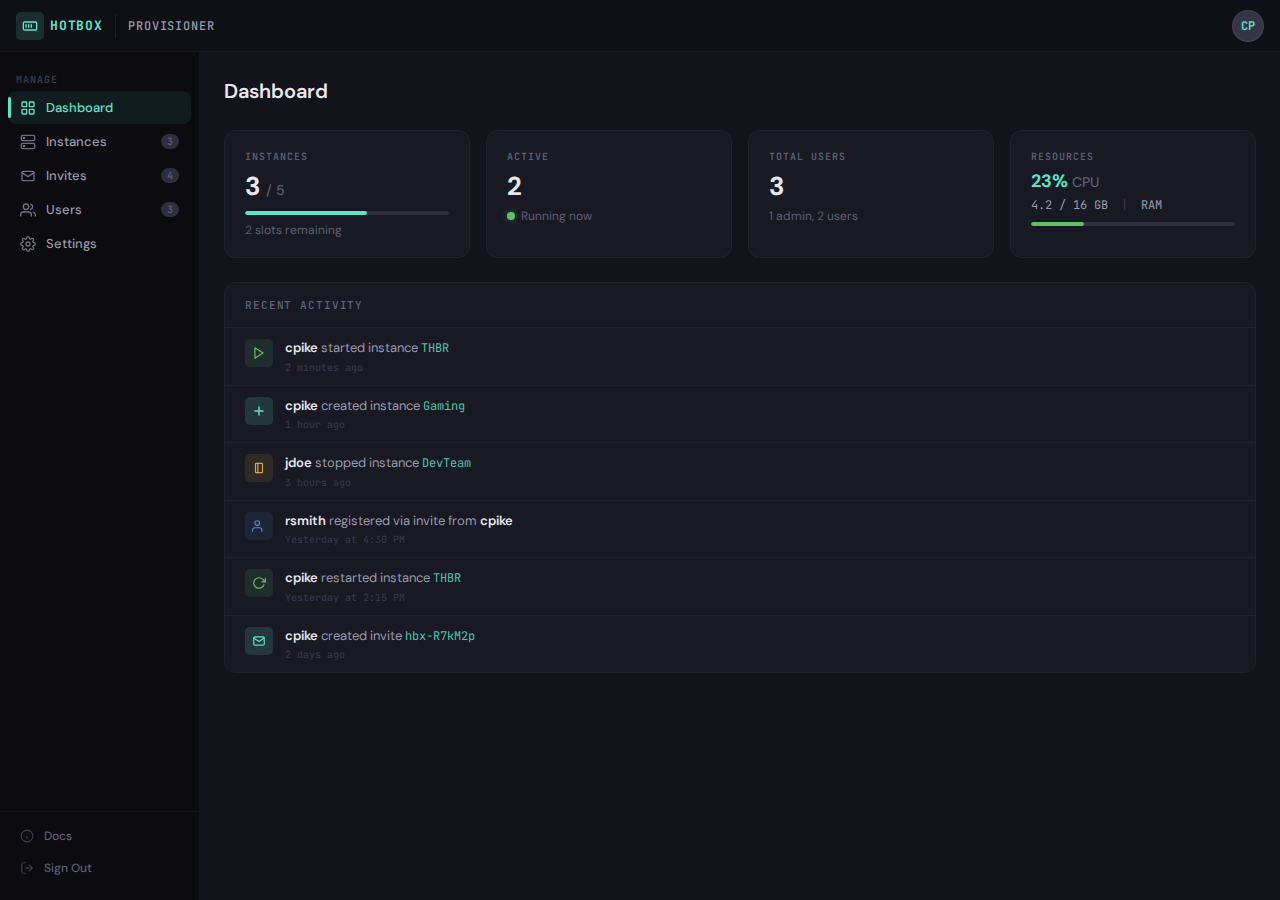
<file: prototypes/provisioner-dashboard.html>
<!DOCTYPE html>
<html lang="en">
<head>
  <meta charset="UTF-8">
  <meta name="viewport" content="width=device-width, initial-scale=1.0">
  <title>HotBox Provisioner</title>
  <link rel="preconnect" href="https://fonts.googleapis.com">
  <link rel="preconnect" href="https://fonts.gstatic.com" crossorigin>
  <link href="https://fonts.googleapis.com/css2?family=DM+Sans:ital,opsz,wght@0,9..40,300;0,9..40,400;0,9..40,500;0,9..40,600;0,9..40,700;1,9..40,400&family=JetBrains+Mono:wght@400;500;600;700&display=swap" rel="stylesheet">
  <style>
    /* ========================================
       Design Tokens
       ======================================== */
    :root {
      --bg-void: #08080b;
      --bg-deepest: #0b0b10;
      --bg-deep: #0f0f16;
      --bg-base: #13131c;
      --bg-raised: #191924;
      --bg-surface: #1f1f2c;
      --bg-hover: #262635;
      --bg-active: #2e2e3f;
      --bg-elevated: #35354a;

      --glass-subtle: rgba(255, 255, 255, 0.02);
      --glass-light: rgba(255, 255, 255, 0.04);
      --glass-medium: rgba(255, 255, 255, 0.06);
      --glass-strong: rgba(255, 255, 255, 0.08);

      --text-primary: #e8e8f0;
      --text-secondary: #9898ac;
      --text-muted: #5e5e74;
      --text-faint: #3a3a4e;

      --accent: #5de4c7;
      --accent-bright: #7aecd5;
      --accent-soft: #4dc4ab;
      --accent-dim: rgba(93, 228, 199, 0.15);
      --accent-wash: rgba(93, 228, 199, 0.08);
      --accent-ghost: rgba(93, 228, 199, 0.04);
      --accent-glow: 0 0 20px rgba(93, 228, 199, 0.15);
      --accent-glow-strong: 0 0 30px rgba(93, 228, 199, 0.25);

      --danger: #d45555;
      --danger-dim: rgba(212, 85, 85, 0.12);
      --warning: #d4a843;
      --warning-dim: rgba(212, 168, 67, 0.12);
      --success: #5ec269;
      --success-dim: rgba(94, 194, 105, 0.12);
      --info: #5586d4;
      --info-dim: rgba(85, 134, 212, 0.12);

      --border-subtle: rgba(255, 255, 255, 0.04);
      --border-light: rgba(255, 255, 255, 0.07);
      --border-medium: rgba(255, 255, 255, 0.10);
      --border-accent: rgba(93, 228, 199, 0.25);

      --shadow-sm: 0 1px 3px rgba(0, 0, 0, 0.3);
      --shadow-md: 0 4px 16px rgba(0, 0, 0, 0.4);
      --shadow-lg: 0 8px 32px rgba(0, 0, 0, 0.5);

      --r-xs: 3px;
      --r-sm: 5px;
      --r-md: 8px;
      --r-lg: 12px;
      --r-xl: 16px;
      --r-pill: 9999px;

      --t-fast: 80ms ease;
      --t-base: 150ms ease;
      --t-smooth: 250ms cubic-bezier(0.4, 0, 0.2, 1);

      --font-body: 'DM Sans', -apple-system, BlinkMacSystemFont, sans-serif;
      --font-mono: 'JetBrains Mono', 'SF Mono', 'Consolas', monospace;
    }

    /* ========================================
       Reset & Base
       ======================================== */
    *, *::before, *::after {
      margin: 0;
      padding: 0;
      box-sizing: border-box;
    }

    html, body {
      height: 100%;
      overflow: hidden;
    }

    body {
      font-family: var(--font-body);
      background: var(--bg-void);
      color: var(--text-primary);
      font-size: 14px;
      line-height: 1.5;
      -webkit-font-smoothing: antialiased;
      -moz-osx-font-smoothing: grayscale;
    }

    button {
      font-family: inherit;
      font-size: inherit;
      border: none;
      background: none;
      color: inherit;
      cursor: pointer;
    }

    input, textarea, select {
      font-family: inherit;
      font-size: inherit;
      border: none;
      outline: none;
      background: none;
      color: inherit;
    }

    /* Scrollbar */
    ::-webkit-scrollbar { width: 6px; height: 6px; }
    ::-webkit-scrollbar-track { background: transparent; }
    ::-webkit-scrollbar-thumb { background: var(--bg-active); border-radius: var(--r-pill); }
    ::-webkit-scrollbar-thumb:hover { background: var(--bg-elevated); }

    /* ========================================
       App Shell
       ======================================== */
    .app {
      display: flex;
      flex-direction: column;
      height: 100vh;
      width: 100vw;
    }

    /* ========================================
       Top Bar
       ======================================== */
    .topbar {
      height: 52px;
      min-height: 52px;
      display: flex;
      align-items: center;
      background: var(--bg-deep);
      border-bottom: 1px solid var(--border-subtle);
      padding: 0 16px;
      z-index: 20;
      user-select: none;
    }

    .topbar-brand {
      display: flex;
      align-items: center;
      gap: 6px;
      flex-shrink: 0;
    }

    .topbar-brand-icon {
      width: 28px;
      height: 28px;
      background: var(--accent-dim);
      border-radius: var(--r-sm);
      display: flex;
      align-items: center;
      justify-content: center;
    }

    .topbar-brand-icon svg {
      width: 16px;
      height: 16px;
      color: var(--accent);
    }

    .topbar-brand-text {
      font-family: var(--font-mono);
      font-weight: 700;
      font-size: 13px;
      letter-spacing: 0.06em;
      color: var(--accent);
      text-transform: uppercase;
    }

    .topbar-divider {
      width: 1px;
      height: 24px;
      background: var(--border-light);
      margin: 0 12px;
      flex-shrink: 0;
    }

    .topbar-title {
      font-family: var(--font-mono);
      font-size: 12px;
      font-weight: 500;
      letter-spacing: 0.08em;
      color: var(--text-secondary);
      text-transform: uppercase;
    }

    .topbar-spacer { flex: 1; }

    .topbar-action {
      display: flex;
      align-items: center;
      gap: 6px;
      padding: 6px 14px;
      background: var(--accent-dim);
      color: var(--accent);
      border-radius: var(--r-md);
      font-family: var(--font-mono);
      font-size: 12px;
      font-weight: 600;
      letter-spacing: 0.03em;
      transition: background var(--t-fast), box-shadow var(--t-base);
      margin-right: 12px;
    }

    .topbar-action:hover {
      background: rgba(93, 228, 199, 0.22);
      box-shadow: var(--accent-glow);
    }

    .topbar-action svg {
      width: 14px;
      height: 14px;
    }

    .topbar-avatar {
      width: 32px;
      height: 32px;
      border-radius: var(--r-pill);
      background: var(--bg-elevated);
      display: flex;
      align-items: center;
      justify-content: center;
      font-family: var(--font-mono);
      font-size: 12px;
      font-weight: 600;
      color: var(--accent);
      border: 1px solid var(--border-light);
      cursor: pointer;
      transition: border-color var(--t-fast);
    }

    .topbar-avatar:hover {
      border-color: var(--border-accent);
    }

    /* ========================================
       Body: Sidebar + Main
       ======================================== */
    .body {
      display: flex;
      flex: 1;
      overflow: hidden;
    }

    /* ========================================
       Sidebar
       ======================================== */
    .sidebar {
      width: 200px;
      min-width: 200px;
      background: var(--bg-deepest);
      border-right: 1px solid var(--border-subtle);
      display: flex;
      flex-direction: column;
      padding: 12px 0;
    }

    .sidebar-section-label {
      font-family: var(--font-mono);
      font-size: 10px;
      font-weight: 600;
      letter-spacing: 0.1em;
      color: var(--text-faint);
      text-transform: uppercase;
      padding: 8px 16px 4px;
    }

    .sidebar-nav {
      display: flex;
      flex-direction: column;
      gap: 1px;
      padding: 0 8px;
    }

    .sidebar-item {
      display: flex;
      align-items: center;
      gap: 10px;
      padding: 8px 12px;
      border-radius: var(--r-md);
      color: var(--text-secondary);
      font-size: 13px;
      font-weight: 500;
      cursor: pointer;
      transition: background var(--t-fast), color var(--t-fast);
      position: relative;
      text-decoration: none;
    }

    .sidebar-item:hover {
      background: var(--bg-hover);
      color: var(--text-primary);
    }

    .sidebar-item.active {
      background: var(--accent-wash);
      color: var(--accent);
    }

    .sidebar-item.active::before {
      content: '';
      position: absolute;
      left: 0;
      top: 6px;
      bottom: 6px;
      width: 3px;
      background: var(--accent);
      border-radius: var(--r-pill);
    }

    .sidebar-item svg {
      width: 16px;
      height: 16px;
      flex-shrink: 0;
      opacity: 0.7;
    }

    .sidebar-item.active svg {
      opacity: 1;
    }

    .sidebar-item .badge {
      margin-left: auto;
      font-family: var(--font-mono);
      font-size: 10px;
      font-weight: 600;
      background: var(--bg-active);
      color: var(--text-muted);
      padding: 1px 6px;
      border-radius: var(--r-pill);
    }

    .sidebar-item.active .badge {
      background: var(--accent-dim);
      color: var(--accent);
    }

    .sidebar-spacer { flex: 1; }

    .sidebar-footer {
      padding: 8px 8px 4px;
      border-top: 1px solid var(--border-subtle);
      margin-top: 8px;
    }

    .sidebar-footer-item {
      display: flex;
      align-items: center;
      gap: 10px;
      padding: 8px 12px;
      border-radius: var(--r-md);
      color: var(--text-muted);
      font-size: 12px;
      font-weight: 500;
      cursor: pointer;
      transition: color var(--t-fast), background var(--t-fast);
    }

    .sidebar-footer-item:hover {
      background: var(--bg-hover);
      color: var(--text-secondary);
    }

    .sidebar-footer-item svg {
      width: 14px;
      height: 14px;
      opacity: 0.6;
    }

    /* ========================================
       Main Content
       ======================================== */
    .main {
      flex: 1;
      overflow-y: auto;
      background: var(--bg-base);
      padding: 24px;
    }

    .page { display: none; }
    .page.active { display: block; }

    /* Page header */
    .page-header {
      display: flex;
      align-items: center;
      justify-content: space-between;
      margin-bottom: 24px;
    }

    .page-header h1 {
      font-size: 20px;
      font-weight: 600;
      color: var(--text-primary);
    }

    .page-header-actions {
      display: flex;
      gap: 8px;
    }

    /* ========================================
       Buttons
       ======================================== */
    .btn {
      display: inline-flex;
      align-items: center;
      gap: 6px;
      padding: 7px 14px;
      border-radius: var(--r-md);
      font-size: 13px;
      font-weight: 500;
      transition: background var(--t-fast), box-shadow var(--t-base), color var(--t-fast);
      cursor: pointer;
      white-space: nowrap;
    }

    .btn svg { width: 14px; height: 14px; }

    .btn-primary {
      background: var(--accent-dim);
      color: var(--accent);
      font-family: var(--font-mono);
      font-size: 12px;
      font-weight: 600;
      letter-spacing: 0.02em;
    }

    .btn-primary:hover {
      background: rgba(93, 228, 199, 0.22);
      box-shadow: var(--accent-glow);
    }

    .btn-ghost {
      background: transparent;
      color: var(--text-secondary);
    }

    .btn-ghost:hover {
      background: var(--bg-hover);
      color: var(--text-primary);
    }

    .btn-danger {
      background: var(--danger-dim);
      color: var(--danger);
    }

    .btn-danger:hover {
      background: rgba(212, 85, 85, 0.2);
    }

    .btn-sm {
      padding: 4px 10px;
      font-size: 12px;
    }

    .btn-icon {
      padding: 6px;
      border-radius: var(--r-sm);
      color: var(--text-muted);
    }

    .btn-icon:hover {
      background: var(--bg-hover);
      color: var(--text-secondary);
    }

    .btn-icon svg { width: 16px; height: 16px; }

    /* ========================================
       Stat Cards
       ======================================== */
    .stat-grid {
      display: grid;
      grid-template-columns: repeat(4, 1fr);
      gap: 16px;
      margin-bottom: 24px;
    }

    .stat-card {
      background: var(--bg-raised);
      border: 1px solid var(--border-subtle);
      border-radius: var(--r-lg);
      padding: 18px 20px;
      transition: border-color var(--t-base), box-shadow var(--t-smooth);
    }

    .stat-card:hover {
      border-color: var(--border-accent);
      box-shadow: var(--accent-glow);
    }

    .stat-card-label {
      font-family: var(--font-mono);
      font-size: 10px;
      font-weight: 600;
      letter-spacing: 0.1em;
      color: var(--text-muted);
      text-transform: uppercase;
      margin-bottom: 8px;
    }

    .stat-card-value {
      font-size: 26px;
      font-weight: 700;
      color: var(--text-primary);
      line-height: 1.1;
    }

    .stat-card-value .stat-unit {
      font-size: 14px;
      font-weight: 500;
      color: var(--text-muted);
    }

    .stat-card-sub {
      font-size: 12px;
      color: var(--text-muted);
      margin-top: 6px;
      display: flex;
      align-items: center;
      gap: 6px;
    }

    .stat-progress {
      width: 100%;
      height: 4px;
      background: var(--bg-active);
      border-radius: var(--r-pill);
      margin-top: 10px;
      overflow: hidden;
    }

    .stat-progress-fill {
      height: 100%;
      background: var(--accent);
      border-radius: var(--r-pill);
      transition: width var(--t-smooth);
    }

    .stat-inline {
      font-family: var(--font-mono);
      font-size: 12px;
      color: var(--text-secondary);
      margin-top: 4px;
    }

    .stat-inline .sep {
      color: var(--text-faint);
      margin: 0 6px;
    }

    /* ========================================
       Tables
       ======================================== */
    .table-wrap {
      background: var(--bg-raised);
      border: 1px solid var(--border-subtle);
      border-radius: var(--r-lg);
      overflow: hidden;
    }

    .table-header {
      display: flex;
      align-items: center;
      justify-content: space-between;
      padding: 14px 20px;
      border-bottom: 1px solid var(--border-subtle);
    }

    .table-title {
      font-family: var(--font-mono);
      font-size: 11px;
      font-weight: 600;
      letter-spacing: 0.08em;
      color: var(--text-muted);
      text-transform: uppercase;
    }

    table {
      width: 100%;
      border-collapse: collapse;
    }

    thead th {
      font-family: var(--font-mono);
      font-size: 10px;
      font-weight: 600;
      letter-spacing: 0.08em;
      color: var(--text-faint);
      text-transform: uppercase;
      text-align: left;
      padding: 10px 20px;
      border-bottom: 1px solid var(--border-subtle);
      white-space: nowrap;
    }

    tbody tr {
      transition: background var(--t-fast);
    }

    tbody tr:hover {
      background: var(--glass-subtle);
    }

    tbody td {
      padding: 12px 20px;
      border-bottom: 1px solid var(--border-subtle);
      font-size: 13px;
      vertical-align: middle;
    }

    tbody tr:last-child td {
      border-bottom: none;
    }

    /* ========================================
       Status Indicators
       ======================================== */
    .status-dot {
      width: 8px;
      height: 8px;
      border-radius: var(--r-pill);
      display: inline-block;
      flex-shrink: 0;
    }

    .status-dot.running {
      background: var(--success);
      box-shadow: 0 0 6px rgba(94, 194, 105, 0.4);
      animation: pulse-dot 2s ease-in-out infinite;
    }

    .status-dot.stopped {
      background: var(--warning);
    }

    .status-dot.error {
      background: var(--danger);
    }

    @keyframes pulse-dot {
      0%, 100% { opacity: 1; }
      50% { opacity: 0.5; }
    }

    /* ========================================
       Badges
       ======================================== */
    .badge {
      font-family: var(--font-mono);
      font-size: 10px;
      font-weight: 600;
      letter-spacing: 0.04em;
      padding: 2px 8px;
      border-radius: var(--r-pill);
      text-transform: uppercase;
      display: inline-flex;
      align-items: center;
      gap: 4px;
    }

    .badge-success { background: var(--success-dim); color: var(--success); }
    .badge-warning { background: var(--warning-dim); color: var(--warning); }
    .badge-danger { background: var(--danger-dim); color: var(--danger); }
    .badge-info { background: var(--info-dim); color: var(--info); }
    .badge-muted { background: var(--bg-active); color: var(--text-muted); }
    .badge-accent { background: var(--accent-dim); color: var(--accent); }

    /* ========================================
       Instance Name + Subdomain
       ======================================== */
    .instance-name {
      font-weight: 600;
      color: var(--text-primary);
    }

    .instance-subdomain {
      font-family: var(--font-mono);
      font-size: 11px;
      color: var(--text-muted);
      display: flex;
      align-items: center;
      gap: 4px;
      margin-top: 2px;
    }

    .copy-btn {
      display: inline-flex;
      align-items: center;
      justify-content: center;
      width: 18px;
      height: 18px;
      border-radius: var(--r-xs);
      color: var(--text-faint);
      cursor: pointer;
      transition: color var(--t-fast), background var(--t-fast);
    }

    .copy-btn:hover {
      color: var(--accent);
      background: var(--accent-ghost);
    }

    .copy-btn svg { width: 12px; height: 12px; }

    /* ========================================
       Resource Bars
       ======================================== */
    .resource-bars {
      display: flex;
      gap: 8px;
      align-items: center;
    }

    .resource-bar {
      display: flex;
      align-items: center;
      gap: 4px;
    }

    .resource-bar-label {
      font-family: var(--font-mono);
      font-size: 10px;
      color: var(--text-faint);
      width: 24px;
    }

    .resource-bar-track {
      width: 48px;
      height: 4px;
      background: var(--bg-active);
      border-radius: var(--r-pill);
      overflow: hidden;
    }

    .resource-bar-fill {
      height: 100%;
      border-radius: var(--r-pill);
      transition: width var(--t-smooth);
    }

    .resource-bar-fill.low { background: var(--success); }
    .resource-bar-fill.medium { background: var(--warning); }
    .resource-bar-fill.high { background: var(--danger); }

    .resource-bar-value {
      font-family: var(--font-mono);
      font-size: 10px;
      color: var(--text-muted);
      width: 28px;
      text-align: right;
    }

    /* ========================================
       Action Buttons (table row)
       ======================================== */
    .row-actions {
      display: flex;
      gap: 4px;
      align-items: center;
    }

    .row-action {
      display: flex;
      align-items: center;
      justify-content: center;
      width: 28px;
      height: 28px;
      border-radius: var(--r-sm);
      color: var(--text-muted);
      transition: background var(--t-fast), color var(--t-fast);
    }

    .row-action:hover {
      background: var(--bg-hover);
      color: var(--text-primary);
    }

    .row-action.danger:hover {
      background: var(--danger-dim);
      color: var(--danger);
    }

    .row-action.accent:hover {
      background: var(--accent-wash);
      color: var(--accent);
    }

    .row-action svg { width: 14px; height: 14px; }

    /* ========================================
       Instance Detail (expanded)
       ======================================== */
    .instance-detail {
      background: var(--bg-deep);
      border: 1px solid var(--border-subtle);
      border-top: none;
      overflow: hidden;
      max-height: 0;
      transition: max-height var(--t-smooth);
    }

    .instance-detail.open {
      max-height: 600px;
    }

    .instance-detail-inner {
      padding: 20px;
      display: grid;
      grid-template-columns: 1fr 1fr;
      gap: 20px;
    }

    .detail-section {
      background: var(--bg-raised);
      border: 1px solid var(--border-subtle);
      border-radius: var(--r-md);
      padding: 16px;
    }

    .detail-section-title {
      font-family: var(--font-mono);
      font-size: 10px;
      font-weight: 600;
      letter-spacing: 0.1em;
      color: var(--text-faint);
      text-transform: uppercase;
      margin-bottom: 12px;
    }

    .detail-resource-row {
      display: flex;
      justify-content: space-between;
      align-items: center;
      margin-bottom: 10px;
    }

    .detail-resource-row:last-child { margin-bottom: 0; }

    .detail-resource-name {
      font-size: 12px;
      color: var(--text-secondary);
    }

    .detail-resource-value {
      font-family: var(--font-mono);
      font-size: 12px;
      color: var(--text-primary);
    }

    .detail-bar {
      width: 100%;
      height: 6px;
      background: var(--bg-active);
      border-radius: var(--r-pill);
      margin-top: 4px;
      overflow: hidden;
    }

    .detail-bar-fill {
      height: 100%;
      border-radius: var(--r-pill);
    }

    /* Terminal/logs */
    .log-terminal {
      background: var(--bg-void);
      border: 1px solid var(--border-subtle);
      border-radius: var(--r-md);
      padding: 12px 14px;
      font-family: var(--font-mono);
      font-size: 11px;
      line-height: 1.7;
      color: var(--text-muted);
      max-height: 180px;
      overflow-y: auto;
      grid-column: 1 / -1;
    }

    .log-terminal .log-ts {
      color: var(--text-faint);
      margin-right: 8px;
    }

    .log-terminal .log-info { color: var(--info); }
    .log-terminal .log-warn { color: var(--warning); }
    .log-terminal .log-ok { color: var(--success); }

    .detail-actions {
      grid-column: 1 / -1;
      display: flex;
      gap: 8px;
      padding-top: 4px;
    }

    /* Config summary */
    .config-row {
      display: flex;
      justify-content: space-between;
      padding: 5px 0;
      border-bottom: 1px solid var(--border-subtle);
    }

    .config-row:last-child { border-bottom: none; }

    .config-key {
      font-family: var(--font-mono);
      font-size: 11px;
      color: var(--text-muted);
    }

    .config-val {
      font-family: var(--font-mono);
      font-size: 11px;
      color: var(--text-secondary);
    }

    /* ========================================
       Activity Feed
       ======================================== */
    .feed-item {
      display: flex;
      align-items: flex-start;
      gap: 12px;
      padding: 10px 20px;
      border-bottom: 1px solid var(--border-subtle);
      transition: background var(--t-fast);
    }

    .feed-item:last-child { border-bottom: none; }
    .feed-item:hover { background: var(--glass-subtle); }

    .feed-icon {
      width: 28px;
      height: 28px;
      border-radius: var(--r-sm);
      display: flex;
      align-items: center;
      justify-content: center;
      flex-shrink: 0;
      margin-top: 1px;
    }

    .feed-icon svg { width: 14px; height: 14px; }
    .feed-icon.green { background: var(--success-dim); color: var(--success); }
    .feed-icon.yellow { background: var(--warning-dim); color: var(--warning); }
    .feed-icon.red { background: var(--danger-dim); color: var(--danger); }
    .feed-icon.blue { background: var(--info-dim); color: var(--info); }
    .feed-icon.accent { background: var(--accent-dim); color: var(--accent); }

    .feed-content { flex: 1; }

    .feed-text {
      font-size: 13px;
      color: var(--text-secondary);
    }

    .feed-text strong {
      color: var(--text-primary);
      font-weight: 600;
    }

    .feed-text .mono {
      font-family: var(--font-mono);
      font-size: 12px;
      color: var(--accent-soft);
    }

    .feed-time {
      font-family: var(--font-mono);
      font-size: 10px;
      color: var(--text-faint);
      margin-top: 2px;
    }

    /* ========================================
       User Avatar
       ======================================== */
    .avatar-circle {
      width: 30px;
      height: 30px;
      border-radius: var(--r-pill);
      display: flex;
      align-items: center;
      justify-content: center;
      font-family: var(--font-mono);
      font-size: 11px;
      font-weight: 600;
      flex-shrink: 0;
    }

    .avatar-circle.teal { background: var(--accent-dim); color: var(--accent); }
    .avatar-circle.blue { background: var(--info-dim); color: var(--info); }
    .avatar-circle.orange { background: var(--warning-dim); color: var(--warning); }

    /* ========================================
       Modal / Overlay
       ======================================== */
    .modal-overlay {
      position: fixed;
      inset: 0;
      background: rgba(0, 0, 0, 0.6);
      backdrop-filter: blur(4px);
      display: flex;
      align-items: center;
      justify-content: center;
      z-index: 100;
      opacity: 0;
      pointer-events: none;
      transition: opacity var(--t-smooth);
    }

    .modal-overlay.open {
      opacity: 1;
      pointer-events: auto;
    }

    .modal {
      background: var(--bg-raised);
      border: 1px solid var(--border-light);
      border-radius: var(--r-xl);
      box-shadow: var(--shadow-lg);
      width: 440px;
      max-width: 95vw;
      transform: translateY(12px);
      transition: transform var(--t-smooth);
    }

    .modal-overlay.open .modal {
      transform: translateY(0);
    }

    .modal-header {
      display: flex;
      align-items: center;
      justify-content: space-between;
      padding: 18px 24px;
      border-bottom: 1px solid var(--border-subtle);
    }

    .modal-title {
      font-size: 16px;
      font-weight: 600;
      color: var(--text-primary);
    }

    .modal-close {
      width: 28px;
      height: 28px;
      border-radius: var(--r-sm);
      display: flex;
      align-items: center;
      justify-content: center;
      color: var(--text-muted);
      transition: background var(--t-fast), color var(--t-fast);
    }

    .modal-close:hover {
      background: var(--bg-hover);
      color: var(--text-primary);
    }

    .modal-close svg { width: 16px; height: 16px; }

    .modal-body {
      padding: 20px 24px;
    }

    .modal-footer {
      display: flex;
      justify-content: flex-end;
      gap: 8px;
      padding: 16px 24px;
      border-top: 1px solid var(--border-subtle);
    }

    /* ========================================
       Form Fields
       ======================================== */
    .field {
      margin-bottom: 16px;
    }

    .field:last-child { margin-bottom: 0; }

    .field-label {
      display: block;
      font-family: var(--font-mono);
      font-size: 10px;
      font-weight: 600;
      letter-spacing: 0.08em;
      color: var(--text-muted);
      text-transform: uppercase;
      margin-bottom: 6px;
    }

    .field-input {
      width: 100%;
      padding: 8px 12px;
      background: var(--bg-deep);
      border: 1px solid var(--border-light);
      border-radius: var(--r-md);
      color: var(--text-primary);
      font-size: 13px;
      transition: border-color var(--t-fast), box-shadow var(--t-base);
    }

    .field-input:focus {
      border-color: var(--border-accent);
      box-shadow: 0 0 0 2px var(--accent-ghost);
    }

    .field-input::placeholder {
      color: var(--text-faint);
    }

    select.field-input {
      appearance: none;
      background-image: url("data:image/svg+xml,%3Csvg xmlns='http://www.w3.org/2000/svg' width='12' height='12' viewBox='0 0 24 24' fill='none' stroke='%235e5e74' stroke-width='2' stroke-linecap='round' stroke-linejoin='round'%3E%3Cpath d='M6 9l6 6 6-6'/%3E%3C/svg%3E");
      background-repeat: no-repeat;
      background-position: right 10px center;
      padding-right: 30px;
      cursor: pointer;
    }

    select.field-input option {
      background: var(--bg-raised);
      color: var(--text-primary);
    }

    .field-hint {
      font-size: 11px;
      color: var(--text-faint);
      margin-top: 4px;
    }

    /* ========================================
       Settings Page
       ======================================== */
    .settings-section {
      background: var(--bg-raised);
      border: 1px solid var(--border-subtle);
      border-radius: var(--r-lg);
      padding: 20px 24px;
      margin-bottom: 16px;
    }

    .settings-section-title {
      font-family: var(--font-mono);
      font-size: 11px;
      font-weight: 600;
      letter-spacing: 0.08em;
      color: var(--text-muted);
      text-transform: uppercase;
      margin-bottom: 16px;
      display: flex;
      align-items: center;
      gap: 8px;
    }

    .settings-row {
      display: grid;
      grid-template-columns: 1fr 1fr;
      gap: 16px;
    }

    /* Toggle switch */
    .toggle-row {
      display: flex;
      align-items: center;
      justify-content: space-between;
      margin-bottom: 16px;
    }

    .toggle-label {
      font-size: 13px;
      color: var(--text-secondary);
    }

    .toggle-label-sub {
      font-size: 11px;
      color: var(--text-muted);
      margin-top: 2px;
    }

    .toggle-switch {
      width: 36px;
      height: 20px;
      background: var(--bg-active);
      border-radius: var(--r-pill);
      position: relative;
      cursor: pointer;
      transition: background var(--t-base);
      flex-shrink: 0;
    }

    .toggle-switch.on {
      background: var(--accent-dim);
    }

    .toggle-switch::after {
      content: '';
      position: absolute;
      top: 3px;
      left: 3px;
      width: 14px;
      height: 14px;
      background: var(--text-muted);
      border-radius: var(--r-pill);
      transition: transform var(--t-base), background var(--t-base);
    }

    .toggle-switch.on::after {
      transform: translateX(16px);
      background: var(--accent);
    }

    /* Disabled field state */
    .field-group-disabled {
      opacity: 0.4;
      pointer-events: none;
    }

    .field-group-disabled.enabled {
      opacity: 1;
      pointer-events: auto;
    }

    /* ========================================
       Invite URL
       ======================================== */
    .invite-url {
      font-family: var(--font-mono);
      font-size: 11px;
      color: var(--text-secondary);
      max-width: 200px;
      overflow: hidden;
      text-overflow: ellipsis;
      white-space: nowrap;
      display: flex;
      align-items: center;
      gap: 6px;
    }

    /* ========================================
       Clickable row
       ======================================== */
    .clickable-row {
      cursor: pointer;
    }

    /* ========================================
       Toast notification
       ======================================== */
    .toast {
      position: fixed;
      bottom: 24px;
      right: 24px;
      background: var(--bg-elevated);
      border: 1px solid var(--border-light);
      border-radius: var(--r-md);
      padding: 10px 16px;
      font-size: 13px;
      color: var(--text-primary);
      box-shadow: var(--shadow-md);
      z-index: 200;
      opacity: 0;
      transform: translateY(8px);
      transition: opacity var(--t-smooth), transform var(--t-smooth);
      display: flex;
      align-items: center;
      gap: 8px;
    }

    .toast.show {
      opacity: 1;
      transform: translateY(0);
    }

    .toast svg { width: 14px; height: 14px; color: var(--accent); }

    /* ========================================
       Focus States
       ======================================== */
    button:focus-visible,
    .sidebar-item:focus-visible,
    .row-action:focus-visible,
    .copy-btn:focus-visible,
    .toggle-switch:focus-visible {
      outline: 2px solid var(--accent);
      outline-offset: 2px;
    }
  </style>
</head>
<body>
  <div class="app">
    <!-- ================================
         Top Bar
         ================================ -->
    <header class="topbar" role="banner">
      <div class="topbar-brand">
        <div class="topbar-brand-icon">
          <svg viewBox="0 0 24 24" fill="none" stroke="currentColor" stroke-width="2" stroke-linecap="round" stroke-linejoin="round">
            <rect x="2" y="6" width="20" height="12" rx="2"/>
            <line x1="6" y1="10" x2="6" y2="14"/>
            <line x1="10" y1="10" x2="10" y2="14"/>
            <line x1="14" y1="10" x2="14" y2="14"/>
          </svg>
        </div>
        <span class="topbar-brand-text">Hotbox</span>
      </div>
      <div class="topbar-divider"></div>
      <span class="topbar-title">Provisioner</span>
      <div class="topbar-spacer"></div>
      <button class="topbar-avatar" title="Admin User" aria-label="User menu">CP</button>
    </header>

    <div class="body">
      <!-- ================================
           Sidebar
           ================================ -->
      <nav class="sidebar" role="navigation" aria-label="Main navigation">
        <div class="sidebar-section-label">Manage</div>
        <div class="sidebar-nav">
          <button class="sidebar-item active" data-page="dashboard" aria-current="page">
            <svg viewBox="0 0 24 24" fill="none" stroke="currentColor" stroke-width="2" stroke-linecap="round" stroke-linejoin="round"><rect x="3" y="3" width="7" height="7" rx="1"/><rect x="14" y="3" width="7" height="7" rx="1"/><rect x="3" y="14" width="7" height="7" rx="1"/><rect x="14" y="14" width="7" height="7" rx="1"/></svg>
            Dashboard
          </button>
          <button class="sidebar-item" data-page="instances">
            <svg viewBox="0 0 24 24" fill="none" stroke="currentColor" stroke-width="2" stroke-linecap="round" stroke-linejoin="round"><rect x="2" y="2" width="20" height="8" rx="2"/><rect x="2" y="14" width="20" height="8" rx="2"/><circle cx="6" cy="6" r="1"/><circle cx="6" cy="18" r="1"/></svg>
            Instances
            <span class="badge">3</span>
          </button>
          <button class="sidebar-item" data-page="invites">
            <svg viewBox="0 0 24 24" fill="none" stroke="currentColor" stroke-width="2" stroke-linecap="round" stroke-linejoin="round"><rect x="3" y="5" width="18" height="14" rx="2"/><polyline points="3 7 12 13 21 7"/></svg>
            Invites
            <span class="badge">4</span>
          </button>
          <button class="sidebar-item" data-page="users">
            <svg viewBox="0 0 24 24" fill="none" stroke="currentColor" stroke-width="2" stroke-linecap="round" stroke-linejoin="round"><path d="M17 21v-2a4 4 0 0 0-4-4H5a4 4 0 0 0-4 4v2"/><circle cx="9" cy="7" r="4"/><path d="M23 21v-2a4 4 0 0 0-3-3.87"/><path d="M16 3.13a4 4 0 0 1 0 7.75"/></svg>
            Users
            <span class="badge">3</span>
          </button>
          <button class="sidebar-item" data-page="settings">
            <svg viewBox="0 0 24 24" fill="none" stroke="currentColor" stroke-width="2" stroke-linecap="round" stroke-linejoin="round"><circle cx="12" cy="12" r="3"/><path d="M19.4 15a1.65 1.65 0 0 0 .33 1.82l.06.06a2 2 0 0 1-2.83 2.83l-.06-.06a1.65 1.65 0 0 0-1.82-.33 1.65 1.65 0 0 0-1 1.51V21a2 2 0 0 1-4 0v-.09A1.65 1.65 0 0 0 9 19.4a1.65 1.65 0 0 0-1.82.33l-.06.06a2 2 0 0 1-2.83-2.83l.06-.06A1.65 1.65 0 0 0 4.68 15a1.65 1.65 0 0 0-1.51-1H3a2 2 0 0 1 0-4h.09A1.65 1.65 0 0 0 4.6 9a1.65 1.65 0 0 0-.33-1.82l-.06-.06a2 2 0 0 1 2.83-2.83l.06.06A1.65 1.65 0 0 0 9 4.68a1.65 1.65 0 0 0 1-1.51V3a2 2 0 0 1 4 0v.09a1.65 1.65 0 0 0 1 1.51 1.65 1.65 0 0 0 1.82-.33l.06-.06a2 2 0 0 1 2.83 2.83l-.06.06A1.65 1.65 0 0 0 19.4 9a1.65 1.65 0 0 0 1.51 1H21a2 2 0 0 1 0 4h-.09a1.65 1.65 0 0 0-1.51 1z"/></svg>
            Settings
          </button>
        </div>

        <div class="sidebar-spacer"></div>

        <div class="sidebar-footer">
          <button class="sidebar-footer-item">
            <svg viewBox="0 0 24 24" fill="none" stroke="currentColor" stroke-width="2" stroke-linecap="round" stroke-linejoin="round"><circle cx="12" cy="12" r="10"/><line x1="12" y1="16" x2="12" y2="12"/><line x1="12" y1="8" x2="12.01" y2="8"/></svg>
            Docs
          </button>
          <button class="sidebar-footer-item">
            <svg viewBox="0 0 24 24" fill="none" stroke="currentColor" stroke-width="2" stroke-linecap="round" stroke-linejoin="round"><path d="M9 21H5a2 2 0 0 1-2-2V5a2 2 0 0 1 2-2h4"/><polyline points="16 17 21 12 16 7"/><line x1="21" y1="12" x2="9" y2="12"/></svg>
            Sign Out
          </button>
        </div>
      </nav>

      <!-- ================================
           Main Content
           ================================ -->
      <main class="main" role="main">

        <!-- ========== Dashboard ========== -->
        <section class="page active" id="page-dashboard">
          <div class="page-header">
            <h1>Dashboard</h1>
          </div>

          <div class="stat-grid">
            <div class="stat-card">
              <div class="stat-card-label">Instances</div>
              <div class="stat-card-value">3 <span class="stat-unit">/ 5</span></div>
              <div class="stat-progress"><div class="stat-progress-fill" style="width: 60%; background: var(--accent);"></div></div>
              <div class="stat-card-sub">2 slots remaining</div>
            </div>
            <div class="stat-card">
              <div class="stat-card-label">Active</div>
              <div class="stat-card-value">2</div>
              <div class="stat-card-sub">
                <span class="status-dot running"></span>
                Running now
              </div>
            </div>
            <div class="stat-card">
              <div class="stat-card-label">Total Users</div>
              <div class="stat-card-value">3</div>
              <div class="stat-card-sub">1 admin, 2 users</div>
            </div>
            <div class="stat-card">
              <div class="stat-card-label">Resources</div>
              <div class="stat-card-value" style="font-size: 18px;">
                <span style="color: var(--accent);">23%</span>
                <span class="stat-unit">CPU</span>
              </div>
              <div class="stat-inline">
                4.2 / 16 GB <span class="sep">|</span> RAM
              </div>
              <div class="stat-progress" style="margin-top: 8px;"><div class="stat-progress-fill" style="width: 26%; background: var(--success);"></div></div>
            </div>
          </div>

          <div class="table-wrap">
            <div class="table-header">
              <span class="table-title">Recent Activity</span>
            </div>
            <div>
              <div class="feed-item">
                <div class="feed-icon green">
                  <svg viewBox="0 0 24 24" fill="none" stroke="currentColor" stroke-width="2" stroke-linecap="round" stroke-linejoin="round"><polygon points="5 3 19 12 5 21 5 3"/></svg>
                </div>
                <div class="feed-content">
                  <div class="feed-text"><strong>cpike</strong> started instance <span class="mono">THBR</span></div>
                  <div class="feed-time">2 minutes ago</div>
                </div>
              </div>
              <div class="feed-item">
                <div class="feed-icon accent">
                  <svg viewBox="0 0 24 24" fill="none" stroke="currentColor" stroke-width="2.5" stroke-linecap="round"><line x1="12" y1="5" x2="12" y2="19"/><line x1="5" y1="12" x2="19" y2="12"/></svg>
                </div>
                <div class="feed-content">
                  <div class="feed-text"><strong>cpike</strong> created instance <span class="mono">Gaming</span></div>
                  <div class="feed-time">1 hour ago</div>
                </div>
              </div>
              <div class="feed-item">
                <div class="feed-icon yellow">
                  <svg viewBox="0 0 24 24" fill="none" stroke="currentColor" stroke-width="2" stroke-linecap="round" stroke-linejoin="round"><rect x="6" y="4" width="12" height="16" rx="1"/><line x1="10" y1="4" x2="10" y2="20"/></svg>
                </div>
                <div class="feed-content">
                  <div class="feed-text"><strong>jdoe</strong> stopped instance <span class="mono">DevTeam</span></div>
                  <div class="feed-time">3 hours ago</div>
                </div>
              </div>
              <div class="feed-item">
                <div class="feed-icon blue">
                  <svg viewBox="0 0 24 24" fill="none" stroke="currentColor" stroke-width="2" stroke-linecap="round" stroke-linejoin="round"><path d="M17 21v-2a4 4 0 0 0-4-4H5a4 4 0 0 0-4 4v2"/><circle cx="9" cy="7" r="4"/></svg>
                </div>
                <div class="feed-content">
                  <div class="feed-text"><strong>rsmith</strong> registered via invite from <strong>cpike</strong></div>
                  <div class="feed-time">Yesterday at 4:30 PM</div>
                </div>
              </div>
              <div class="feed-item">
                <div class="feed-icon green">
                  <svg viewBox="0 0 24 24" fill="none" stroke="currentColor" stroke-width="2" stroke-linecap="round" stroke-linejoin="round"><polyline points="23 4 23 10 17 10"/><path d="M20.49 15a9 9 0 1 1-2.12-9.36L23 10"/></svg>
                </div>
                <div class="feed-content">
                  <div class="feed-text"><strong>cpike</strong> restarted instance <span class="mono">THBR</span></div>
                  <div class="feed-time">Yesterday at 2:15 PM</div>
                </div>
              </div>
              <div class="feed-item">
                <div class="feed-icon accent">
                  <svg viewBox="0 0 24 24" fill="none" stroke="currentColor" stroke-width="2" stroke-linecap="round" stroke-linejoin="round"><rect x="3" y="5" width="18" height="14" rx="2"/><polyline points="3 7 12 13 21 7"/></svg>
                </div>
                <div class="feed-content">
                  <div class="feed-text"><strong>cpike</strong> created invite <span class="mono">hbx-R7kM2p</span></div>
                  <div class="feed-time">2 days ago</div>
                </div>
              </div>
            </div>
          </div>
        </section>

        <!-- ========== Instances ========== -->
        <section class="page" id="page-instances">
          <div class="page-header">
            <h1>Instances</h1>
            <div class="page-header-actions">
              <button class="btn btn-primary" id="btn-new-instance-2">
                <svg viewBox="0 0 24 24" fill="none" stroke="currentColor" stroke-width="2.5" stroke-linecap="round"><line x1="12" y1="5" x2="12" y2="19"/><line x1="5" y1="12" x2="19" y2="12"/></svg>
                New Instance
              </button>
            </div>
          </div>

          <div class="table-wrap">
            <table>
              <thead>
                <tr>
                  <th style="width: 40px;"></th>
                  <th>Instance</th>
                  <th>Owner</th>
                  <th>Created</th>
                  <th>Resources</th>
                  <th style="width: 140px;">Actions</th>
                </tr>
              </thead>
              <tbody>
                <!-- THBR — running, expanded -->
                <tr class="clickable-row" data-instance="thbr">
                  <td><span class="status-dot running" title="Running"></span></td>
                  <td>
                    <div class="instance-name">THBR</div>
                    <div class="instance-subdomain">
                      thbr.hotboxchat.ca
                      <button class="copy-btn" title="Copy URL" data-copy="https://thbr.hotboxchat.ca" aria-label="Copy subdomain URL">
                        <svg viewBox="0 0 24 24" fill="none" stroke="currentColor" stroke-width="2" stroke-linecap="round" stroke-linejoin="round"><rect x="9" y="9" width="13" height="13" rx="2"/><path d="M5 15H4a2 2 0 0 1-2-2V4a2 2 0 0 1 2-2h9a2 2 0 0 1 2 2v1"/></svg>
                      </button>
                    </div>
                  </td>
                  <td style="color: var(--text-secondary);">cpike</td>
                  <td style="color: var(--text-muted); font-size: 12px;">Feb 14, 2026</td>
                  <td>
                    <div class="resource-bars">
                      <div class="resource-bar">
                        <span class="resource-bar-label">CPU</span>
                        <div class="resource-bar-track"><div class="resource-bar-fill low" style="width: 34%;"></div></div>
                        <span class="resource-bar-value">34%</span>
                      </div>
                      <div class="resource-bar">
                        <span class="resource-bar-label">RAM</span>
                        <div class="resource-bar-track"><div class="resource-bar-fill low" style="width: 45%;"></div></div>
                        <span class="resource-bar-value">1.8G</span>
                      </div>
                    </div>
                  </td>
                  <td>
                    <div class="row-actions">
                      <button class="row-action" title="Stop Instance" aria-label="Stop THBR">
                        <svg viewBox="0 0 24 24" fill="none" stroke="currentColor" stroke-width="2" stroke-linecap="round" stroke-linejoin="round"><rect x="6" y="4" width="12" height="16" rx="1"/><line x1="10" y1="4" x2="10" y2="20"/></svg>
                      </button>
                      <button class="row-action" title="Restart Instance" aria-label="Restart THBR">
                        <svg viewBox="0 0 24 24" fill="none" stroke="currentColor" stroke-width="2" stroke-linecap="round" stroke-linejoin="round"><polyline points="23 4 23 10 17 10"/><path d="M20.49 15a9 9 0 1 1-2.12-9.36L23 10"/></svg>
                      </button>
                      <button class="row-action accent" title="View Details" aria-label="View THBR details">
                        <svg viewBox="0 0 24 24" fill="none" stroke="currentColor" stroke-width="2" stroke-linecap="round" stroke-linejoin="round"><polyline points="6 9 12 15 18 9"/></svg>
                      </button>
                      <button class="row-action danger" title="Delete Instance" aria-label="Delete THBR">
                        <svg viewBox="0 0 24 24" fill="none" stroke="currentColor" stroke-width="2" stroke-linecap="round" stroke-linejoin="round"><polyline points="3 6 5 6 21 6"/><path d="M19 6v14a2 2 0 0 1-2 2H7a2 2 0 0 1-2-2V6m3 0V4a2 2 0 0 1 2-2h4a2 2 0 0 1 2 2v2"/></svg>
                      </button>
                    </div>
                  </td>
                </tr>
              </tbody>
            </table>

            <!-- THBR expanded detail -->
            <div class="instance-detail open" id="detail-thbr">
              <div class="instance-detail-inner">
                <div class="detail-section">
                  <div class="detail-section-title">Resource Usage</div>
                  <div class="detail-resource-row">
                    <span class="detail-resource-name">CPU</span>
                    <span class="detail-resource-value">34%</span>
                  </div>
                  <div class="detail-bar"><div class="detail-bar-fill" style="width: 34%; background: var(--success);"></div></div>
                  <div class="detail-resource-row" style="margin-top: 12px;">
                    <span class="detail-resource-name">Memory</span>
                    <span class="detail-resource-value">1.8 / 4 GB</span>
                  </div>
                  <div class="detail-bar"><div class="detail-bar-fill" style="width: 45%; background: var(--accent);"></div></div>
                  <div class="detail-resource-row" style="margin-top: 12px;">
                    <span class="detail-resource-name">Disk</span>
                    <span class="detail-resource-value">2.3 / 10 GB</span>
                  </div>
                  <div class="detail-bar"><div class="detail-bar-fill" style="width: 23%; background: var(--info);"></div></div>
                </div>
                <div class="detail-section">
                  <div class="detail-section-title">Configuration</div>
                  <div class="config-row">
                    <span class="config-key">Image</span>
                    <span class="config-val">hotbox/hotbox:latest</span>
                  </div>
                  <div class="config-row">
                    <span class="config-key">Container</span>
                    <span class="config-val">hbx-thbr-01</span>
                  </div>
                  <div class="config-row">
                    <span class="config-key">Port</span>
                    <span class="config-val">8081</span>
                  </div>
                  <div class="config-row">
                    <span class="config-key">Proxy</span>
                    <span class="config-val">Nginx</span>
                  </div>
                  <div class="config-row">
                    <span class="config-key">Uptime</span>
                    <span class="config-val">14d 6h 32m</span>
                  </div>
                </div>
                <div class="log-terminal" role="log" aria-label="Container logs">
                  <div><span class="log-ts">10:42:03</span> <span class="log-ok">info</span>: HotBox.Api.Startup[0] Application started on port 8081</div>
                  <div><span class="log-ts">10:42:03</span> <span class="log-ok">info</span>: HotBox.Api.Hubs.ChatHub[0] ChatHub initialized</div>
                  <div><span class="log-ts">10:42:04</span> <span class="log-ok">info</span>: HotBox.Api.Hubs.VoiceSignalingHub[0] Voice signaling ready</div>
                  <div><span class="log-ts">10:43:18</span> <span class="log-info">info</span>: Microsoft.AspNetCore.Hosting[2] Request finished in 4.2ms 200 text/html</div>
                  <div><span class="log-ts">10:44:01</span> <span class="log-info">info</span>: HotBox.Api.Hubs.ChatHub[0] User cpike connected to #general</div>
                  <div><span class="log-ts">10:45:12</span> <span class="log-warn">warn</span>: Microsoft.AspNetCore.Http[0] Rate limit threshold approaching for /api/messages</div>
                  <div><span class="log-ts">10:46:33</span> <span class="log-info">info</span>: HotBox.Api.Hubs.ChatHub[0] Message sent in #general by cpike</div>
                  <div><span class="log-ts">10:48:55</span> <span class="log-ok">info</span>: HotBox.Infrastructure.Data[0] Database checkpoint completed (14 ms)</div>
                </div>
                <div class="detail-actions">
                  <button class="btn btn-ghost btn-sm">
                    <svg viewBox="0 0 24 24" fill="none" stroke="currentColor" stroke-width="2" stroke-linecap="round" stroke-linejoin="round" style="width:13px;height:13px;"><polygon points="5 3 19 12 5 21 5 3"/></svg>
                    Start
                  </button>
                  <button class="btn btn-ghost btn-sm">
                    <svg viewBox="0 0 24 24" fill="none" stroke="currentColor" stroke-width="2" stroke-linecap="round" stroke-linejoin="round" style="width:13px;height:13px;"><rect x="6" y="4" width="12" height="16" rx="1"/><line x1="10" y1="4" x2="10" y2="20"/></svg>
                    Stop
                  </button>
                  <button class="btn btn-ghost btn-sm">
                    <svg viewBox="0 0 24 24" fill="none" stroke="currentColor" stroke-width="2" stroke-linecap="round" stroke-linejoin="round" style="width:13px;height:13px;"><polyline points="23 4 23 10 17 10"/><path d="M20.49 15a9 9 0 1 1-2.12-9.36L23 10"/></svg>
                    Restart
                  </button>
                  <button class="btn btn-danger btn-sm">
                    <svg viewBox="0 0 24 24" fill="none" stroke="currentColor" stroke-width="2" stroke-linecap="round" stroke-linejoin="round" style="width:13px;height:13px;"><circle cx="12" cy="12" r="10"/><line x1="15" y1="9" x2="9" y2="15"/><line x1="9" y1="9" x2="15" y2="15"/></svg>
                    Force Kill
                  </button>
                  <button class="btn btn-primary btn-sm" style="margin-left: auto;">
                    <svg viewBox="0 0 24 24" fill="none" stroke="currentColor" stroke-width="2" stroke-linecap="round" stroke-linejoin="round" style="width:13px;height:13px;"><path d="M21 15v4a2 2 0 0 1-2 2H5a2 2 0 0 1-2-2v-4"/><polyline points="7 10 12 15 17 10"/><line x1="12" y1="15" x2="12" y2="3"/></svg>
                    Pull Latest
                  </button>
                  <button class="btn btn-danger btn-sm">
                    <svg viewBox="0 0 24 24" fill="none" stroke="currentColor" stroke-width="2" stroke-linecap="round" stroke-linejoin="round" style="width:13px;height:13px;"><polyline points="3 6 5 6 21 6"/><path d="M19 6v14a2 2 0 0 1-2 2H7a2 2 0 0 1-2-2V6m3 0V4a2 2 0 0 1 2-2h4a2 2 0 0 1 2 2v2"/></svg>
                    Delete
                  </button>
                </div>
              </div>
            </div>

            <table>
              <tbody>
                <!-- DevTeam — stopped -->
                <tr class="clickable-row" data-instance="devteam">
                  <td><span class="status-dot stopped" title="Stopped"></span></td>
                  <td>
                    <div class="instance-name">DevTeam</div>
                    <div class="instance-subdomain">
                      devteam.hotboxchat.ca
                      <button class="copy-btn" title="Copy URL" data-copy="https://devteam.hotboxchat.ca" aria-label="Copy subdomain URL">
                        <svg viewBox="0 0 24 24" fill="none" stroke="currentColor" stroke-width="2" stroke-linecap="round" stroke-linejoin="round"><rect x="9" y="9" width="13" height="13" rx="2"/><path d="M5 15H4a2 2 0 0 1-2-2V4a2 2 0 0 1 2-2h9a2 2 0 0 1 2 2v1"/></svg>
                      </button>
                    </div>
                  </td>
                  <td style="color: var(--text-secondary);">jdoe</td>
                  <td style="color: var(--text-muted); font-size: 12px;">Jan 28, 2026</td>
                  <td>
                    <div class="resource-bars">
                      <div class="resource-bar">
                        <span class="resource-bar-label">CPU</span>
                        <div class="resource-bar-track"><div class="resource-bar-fill low" style="width: 0%;"></div></div>
                        <span class="resource-bar-value">0%</span>
                      </div>
                      <div class="resource-bar">
                        <span class="resource-bar-label">RAM</span>
                        <div class="resource-bar-track"><div class="resource-bar-fill low" style="width: 0%;"></div></div>
                        <span class="resource-bar-value">0G</span>
                      </div>
                    </div>
                  </td>
                  <td>
                    <div class="row-actions">
                      <button class="row-action accent" title="Start Instance" aria-label="Start DevTeam">
                        <svg viewBox="0 0 24 24" fill="none" stroke="currentColor" stroke-width="2" stroke-linecap="round" stroke-linejoin="round"><polygon points="5 3 19 12 5 21 5 3"/></svg>
                      </button>
                      <button class="row-action" title="Restart Instance" aria-label="Restart DevTeam">
                        <svg viewBox="0 0 24 24" fill="none" stroke="currentColor" stroke-width="2" stroke-linecap="round" stroke-linejoin="round"><polyline points="23 4 23 10 17 10"/><path d="M20.49 15a9 9 0 1 1-2.12-9.36L23 10"/></svg>
                      </button>
                      <button class="row-action" title="View Details" aria-label="View DevTeam details">
                        <svg viewBox="0 0 24 24" fill="none" stroke="currentColor" stroke-width="2" stroke-linecap="round" stroke-linejoin="round"><polyline points="6 9 12 15 18 9"/></svg>
                      </button>
                      <button class="row-action danger" title="Delete Instance" aria-label="Delete DevTeam">
                        <svg viewBox="0 0 24 24" fill="none" stroke="currentColor" stroke-width="2" stroke-linecap="round" stroke-linejoin="round"><polyline points="3 6 5 6 21 6"/><path d="M19 6v14a2 2 0 0 1-2 2H7a2 2 0 0 1-2-2V6m3 0V4a2 2 0 0 1 2-2h4a2 2 0 0 1 2 2v2"/></svg>
                      </button>
                    </div>
                  </td>
                </tr>
                <!-- Gaming — running -->
                <tr class="clickable-row" data-instance="gaming">
                  <td><span class="status-dot running" title="Running"></span></td>
                  <td>
                    <div class="instance-name">Gaming</div>
                    <div class="instance-subdomain">
                      gaming.hotboxchat.ca
                      <button class="copy-btn" title="Copy URL" data-copy="https://gaming.hotboxchat.ca" aria-label="Copy subdomain URL">
                        <svg viewBox="0 0 24 24" fill="none" stroke="currentColor" stroke-width="2" stroke-linecap="round" stroke-linejoin="round"><rect x="9" y="9" width="13" height="13" rx="2"/><path d="M5 15H4a2 2 0 0 1-2-2V4a2 2 0 0 1 2-2h9a2 2 0 0 1 2 2v1"/></svg>
                      </button>
                    </div>
                  </td>
                  <td style="color: var(--text-secondary);">cpike</td>
                  <td style="color: var(--text-muted); font-size: 12px;">Mar 10, 2026</td>
                  <td>
                    <div class="resource-bars">
                      <div class="resource-bar">
                        <span class="resource-bar-label">CPU</span>
                        <div class="resource-bar-track"><div class="resource-bar-fill low" style="width: 12%;"></div></div>
                        <span class="resource-bar-value">12%</span>
                      </div>
                      <div class="resource-bar">
                        <span class="resource-bar-label">RAM</span>
                        <div class="resource-bar-track"><div class="resource-bar-fill low" style="width: 30%;"></div></div>
                        <span class="resource-bar-value">1.2G</span>
                      </div>
                    </div>
                  </td>
                  <td>
                    <div class="row-actions">
                      <button class="row-action" title="Stop Instance" aria-label="Stop Gaming">
                        <svg viewBox="0 0 24 24" fill="none" stroke="currentColor" stroke-width="2" stroke-linecap="round" stroke-linejoin="round"><rect x="6" y="4" width="12" height="16" rx="1"/><line x1="10" y1="4" x2="10" y2="20"/></svg>
                      </button>
                      <button class="row-action" title="Restart Instance" aria-label="Restart Gaming">
                        <svg viewBox="0 0 24 24" fill="none" stroke="currentColor" stroke-width="2" stroke-linecap="round" stroke-linejoin="round"><polyline points="23 4 23 10 17 10"/><path d="M20.49 15a9 9 0 1 1-2.12-9.36L23 10"/></svg>
                      </button>
                      <button class="row-action" title="View Details" aria-label="View Gaming details">
                        <svg viewBox="0 0 24 24" fill="none" stroke="currentColor" stroke-width="2" stroke-linecap="round" stroke-linejoin="round"><polyline points="6 9 12 15 18 9"/></svg>
                      </button>
                      <button class="row-action danger" title="Delete Instance" aria-label="Delete Gaming">
                        <svg viewBox="0 0 24 24" fill="none" stroke="currentColor" stroke-width="2" stroke-linecap="round" stroke-linejoin="round"><polyline points="3 6 5 6 21 6"/><path d="M19 6v14a2 2 0 0 1-2 2H7a2 2 0 0 1-2-2V6m3 0V4a2 2 0 0 1 2-2h4a2 2 0 0 1 2 2v2"/></svg>
                      </button>
                    </div>
                  </td>
                </tr>
              </tbody>
            </table>
          </div>
        </section>

        <!-- ========== Invites ========== -->
        <section class="page" id="page-invites">
          <div class="page-header">
            <h1>Invites</h1>
            <div class="page-header-actions">
              <button class="btn btn-primary" id="btn-create-invite">
                <svg viewBox="0 0 24 24" fill="none" stroke="currentColor" stroke-width="2.5" stroke-linecap="round"><line x1="12" y1="5" x2="12" y2="19"/><line x1="5" y1="12" x2="19" y2="12"/></svg>
                Create Invite
              </button>
            </div>
          </div>

          <div class="table-wrap">
            <table>
              <thead>
                <tr>
                  <th>Invite URL</th>
                  <th>Status</th>
                  <th>Created By</th>
                  <th>Used By</th>
                  <th>Created</th>
                  <th>Expires</th>
                  <th style="width: 100px;">Actions</th>
                </tr>
              </thead>
              <tbody>
                <tr>
                  <td>
                    <div class="invite-url">
                      <span>hotboxchat.ca/invite/hbx-R7kM2p</span>
                      <button class="copy-btn" title="Copy invite URL" data-copy="https://hotboxchat.ca/invite/hbx-R7kM2p" aria-label="Copy invite URL">
                        <svg viewBox="0 0 24 24" fill="none" stroke="currentColor" stroke-width="2" stroke-linecap="round" stroke-linejoin="round"><rect x="9" y="9" width="13" height="13" rx="2"/><path d="M5 15H4a2 2 0 0 1-2-2V4a2 2 0 0 1 2-2h9a2 2 0 0 1 2 2v1"/></svg>
                      </button>
                    </div>
                  </td>
                  <td><span class="badge badge-success">Active</span></td>
                  <td style="color: var(--text-secondary);">cpike</td>
                  <td style="color: var(--text-faint);">--</td>
                  <td style="color: var(--text-muted); font-size: 12px;">Mar 8, 2026</td>
                  <td style="color: var(--text-muted); font-size: 12px;">Apr 7, 2026</td>
                  <td>
                    <div class="row-actions">
                      <button class="copy-btn" title="Copy URL" data-copy="https://hotboxchat.ca/invite/hbx-R7kM2p" aria-label="Copy invite URL" style="width: 28px; height: 28px;">
                        <svg viewBox="0 0 24 24" fill="none" stroke="currentColor" stroke-width="2" stroke-linecap="round" stroke-linejoin="round" style="width: 14px; height: 14px;"><rect x="9" y="9" width="13" height="13" rx="2"/><path d="M5 15H4a2 2 0 0 1-2-2V4a2 2 0 0 1 2-2h9a2 2 0 0 1 2 2v1"/></svg>
                      </button>
                      <button class="row-action danger" title="Revoke Invite" aria-label="Revoke invite">
                        <svg viewBox="0 0 24 24" fill="none" stroke="currentColor" stroke-width="2" stroke-linecap="round" stroke-linejoin="round"><circle cx="12" cy="12" r="10"/><line x1="15" y1="9" x2="9" y2="15"/><line x1="9" y1="9" x2="15" y2="15"/></svg>
                      </button>
                    </div>
                  </td>
                </tr>
                <tr>
                  <td>
                    <div class="invite-url">
                      <span>hotboxchat.ca/invite/hbx-Tp3nWx</span>
                      <button class="copy-btn" title="Copy invite URL" data-copy="https://hotboxchat.ca/invite/hbx-Tp3nWx" aria-label="Copy invite URL">
                        <svg viewBox="0 0 24 24" fill="none" stroke="currentColor" stroke-width="2" stroke-linecap="round" stroke-linejoin="round"><rect x="9" y="9" width="13" height="13" rx="2"/><path d="M5 15H4a2 2 0 0 1-2-2V4a2 2 0 0 1 2-2h9a2 2 0 0 1 2 2v1"/></svg>
                      </button>
                    </div>
                  </td>
                  <td><span class="badge badge-info">Used</span></td>
                  <td style="color: var(--text-secondary);">cpike</td>
                  <td style="color: var(--text-secondary);">rsmith</td>
                  <td style="color: var(--text-muted); font-size: 12px;">Mar 5, 2026</td>
                  <td style="color: var(--text-muted); font-size: 12px;">Apr 4, 2026</td>
                  <td>
                    <div class="row-actions">
                      <button class="copy-btn" title="Copy URL" data-copy="https://hotboxchat.ca/invite/hbx-Tp3nWx" aria-label="Copy invite URL" style="width: 28px; height: 28px;">
                        <svg viewBox="0 0 24 24" fill="none" stroke="currentColor" stroke-width="2" stroke-linecap="round" stroke-linejoin="round" style="width: 14px; height: 14px;"><rect x="9" y="9" width="13" height="13" rx="2"/><path d="M5 15H4a2 2 0 0 1-2-2V4a2 2 0 0 1 2-2h9a2 2 0 0 1 2 2v1"/></svg>
                      </button>
                      <button class="row-action" title="Revoke Invite" aria-label="Revoke invite" style="opacity: 0.3; pointer-events: none;">
                        <svg viewBox="0 0 24 24" fill="none" stroke="currentColor" stroke-width="2" stroke-linecap="round" stroke-linejoin="round"><circle cx="12" cy="12" r="10"/><line x1="15" y1="9" x2="9" y2="15"/><line x1="9" y1="9" x2="15" y2="15"/></svg>
                      </button>
                    </div>
                  </td>
                </tr>
                <tr>
                  <td>
                    <div class="invite-url">
                      <span>hotboxchat.ca/invite/hbx-Mk8vQd</span>
                      <button class="copy-btn" title="Copy invite URL" data-copy="https://hotboxchat.ca/invite/hbx-Mk8vQd" aria-label="Copy invite URL">
                        <svg viewBox="0 0 24 24" fill="none" stroke="currentColor" stroke-width="2" stroke-linecap="round" stroke-linejoin="round"><rect x="9" y="9" width="13" height="13" rx="2"/><path d="M5 15H4a2 2 0 0 1-2-2V4a2 2 0 0 1 2-2h9a2 2 0 0 1 2 2v1"/></svg>
                      </button>
                    </div>
                  </td>
                  <td><span class="badge badge-warning">Expired</span></td>
                  <td style="color: var(--text-secondary);">cpike</td>
                  <td style="color: var(--text-faint);">--</td>
                  <td style="color: var(--text-muted); font-size: 12px;">Feb 1, 2026</td>
                  <td style="color: var(--text-muted); font-size: 12px;">Feb 8, 2026</td>
                  <td>
                    <div class="row-actions">
                      <button class="copy-btn" title="Copy URL" data-copy="https://hotboxchat.ca/invite/hbx-Mk8vQd" aria-label="Copy invite URL" style="width: 28px; height: 28px;">
                        <svg viewBox="0 0 24 24" fill="none" stroke="currentColor" stroke-width="2" stroke-linecap="round" stroke-linejoin="round" style="width: 14px; height: 14px;"><rect x="9" y="9" width="13" height="13" rx="2"/><path d="M5 15H4a2 2 0 0 1-2-2V4a2 2 0 0 1 2-2h9a2 2 0 0 1 2 2v1"/></svg>
                      </button>
                      <button class="row-action" title="Revoke Invite" aria-label="Revoke invite" style="opacity: 0.3; pointer-events: none;">
                        <svg viewBox="0 0 24 24" fill="none" stroke="currentColor" stroke-width="2" stroke-linecap="round" stroke-linejoin="round"><circle cx="12" cy="12" r="10"/><line x1="15" y1="9" x2="9" y2="15"/><line x1="9" y1="9" x2="15" y2="15"/></svg>
                      </button>
                    </div>
                  </td>
                </tr>
                <tr>
                  <td>
                    <div class="invite-url">
                      <span>hotboxchat.ca/invite/hbx-Jn4fLz</span>
                      <button class="copy-btn" title="Copy invite URL" data-copy="https://hotboxchat.ca/invite/hbx-Jn4fLz" aria-label="Copy invite URL">
                        <svg viewBox="0 0 24 24" fill="none" stroke="currentColor" stroke-width="2" stroke-linecap="round" stroke-linejoin="round"><rect x="9" y="9" width="13" height="13" rx="2"/><path d="M5 15H4a2 2 0 0 1-2-2V4a2 2 0 0 1 2-2h9a2 2 0 0 1 2 2v1"/></svg>
                      </button>
                    </div>
                  </td>
                  <td><span class="badge badge-danger">Revoked</span></td>
                  <td style="color: var(--text-secondary);">jdoe</td>
                  <td style="color: var(--text-faint);">--</td>
                  <td style="color: var(--text-muted); font-size: 12px;">Jan 20, 2026</td>
                  <td style="color: var(--text-muted); font-size: 12px;">Never</td>
                  <td>
                    <div class="row-actions">
                      <button class="copy-btn" title="Copy URL" data-copy="https://hotboxchat.ca/invite/hbx-Jn4fLz" aria-label="Copy invite URL" style="width: 28px; height: 28px;">
                        <svg viewBox="0 0 24 24" fill="none" stroke="currentColor" stroke-width="2" stroke-linecap="round" stroke-linejoin="round" style="width: 14px; height: 14px;"><rect x="9" y="9" width="13" height="13" rx="2"/><path d="M5 15H4a2 2 0 0 1-2-2V4a2 2 0 0 1 2-2h9a2 2 0 0 1 2 2v1"/></svg>
                      </button>
                      <button class="row-action" title="Revoke Invite" aria-label="Revoke invite" style="opacity: 0.3; pointer-events: none;">
                        <svg viewBox="0 0 24 24" fill="none" stroke="currentColor" stroke-width="2" stroke-linecap="round" stroke-linejoin="round"><circle cx="12" cy="12" r="10"/><line x1="15" y1="9" x2="9" y2="15"/><line x1="9" y1="9" x2="15" y2="15"/></svg>
                      </button>
                    </div>
                  </td>
                </tr>
              </tbody>
            </table>
          </div>
        </section>

        <!-- ========== Users ========== -->
        <section class="page" id="page-users">
          <div class="page-header">
            <h1>Users</h1>
          </div>

          <div class="table-wrap">
            <table>
              <thead>
                <tr>
                  <th style="width: 50px;"></th>
                  <th>Username</th>
                  <th>Email</th>
                  <th>Role</th>
                  <th>Instances</th>
                  <th>Joined</th>
                  <th style="width: 100px;">Actions</th>
                </tr>
              </thead>
              <tbody>
                <tr>
                  <td><div class="avatar-circle teal">CP</div></td>
                  <td style="font-weight: 600;">cpike</td>
                  <td style="color: var(--text-secondary);">cpike@hotboxchat.ca</td>
                  <td><span class="badge badge-accent">Admin</span></td>
                  <td style="color: var(--text-secondary);">2</td>
                  <td style="color: var(--text-muted); font-size: 12px;">Jan 15, 2026</td>
                  <td>
                    <div class="row-actions">
                      <button class="row-action" title="Edit User" aria-label="Edit cpike">
                        <svg viewBox="0 0 24 24" fill="none" stroke="currentColor" stroke-width="2" stroke-linecap="round" stroke-linejoin="round"><path d="M11 4H4a2 2 0 0 0-2 2v14a2 2 0 0 0 2 2h14a2 2 0 0 0 2-2v-7"/><path d="M18.5 2.5a2.121 2.121 0 0 1 3 3L12 15l-4 1 1-4 9.5-9.5z"/></svg>
                      </button>
                      <button class="row-action danger" title="Delete User" aria-label="Delete cpike" style="opacity: 0.3; pointer-events: none;">
                        <svg viewBox="0 0 24 24" fill="none" stroke="currentColor" stroke-width="2" stroke-linecap="round" stroke-linejoin="round"><polyline points="3 6 5 6 21 6"/><path d="M19 6v14a2 2 0 0 1-2 2H7a2 2 0 0 1-2-2V6m3 0V4a2 2 0 0 1 2-2h4a2 2 0 0 1 2 2v2"/></svg>
                      </button>
                    </div>
                  </td>
                </tr>
                <tr>
                  <td><div class="avatar-circle blue">JD</div></td>
                  <td style="font-weight: 600;">jdoe</td>
                  <td style="color: var(--text-secondary);">john.doe@example.com</td>
                  <td><span class="badge badge-muted">User</span></td>
                  <td style="color: var(--text-secondary);">1</td>
                  <td style="color: var(--text-muted); font-size: 12px;">Jan 28, 2026</td>
                  <td>
                    <div class="row-actions">
                      <button class="row-action" title="Edit User" aria-label="Edit jdoe">
                        <svg viewBox="0 0 24 24" fill="none" stroke="currentColor" stroke-width="2" stroke-linecap="round" stroke-linejoin="round"><path d="M11 4H4a2 2 0 0 0-2 2v14a2 2 0 0 0 2 2h14a2 2 0 0 0 2-2v-7"/><path d="M18.5 2.5a2.121 2.121 0 0 1 3 3L12 15l-4 1 1-4 9.5-9.5z"/></svg>
                      </button>
                      <button class="row-action danger" title="Delete User" aria-label="Delete jdoe">
                        <svg viewBox="0 0 24 24" fill="none" stroke="currentColor" stroke-width="2" stroke-linecap="round" stroke-linejoin="round"><polyline points="3 6 5 6 21 6"/><path d="M19 6v14a2 2 0 0 1-2 2H7a2 2 0 0 1-2-2V6m3 0V4a2 2 0 0 1 2-2h4a2 2 0 0 1 2 2v2"/></svg>
                      </button>
                    </div>
                  </td>
                </tr>
                <tr>
                  <td><div class="avatar-circle orange">RS</div></td>
                  <td style="font-weight: 600;">rsmith</td>
                  <td style="color: var(--text-secondary);">rachel.smith@example.com</td>
                  <td><span class="badge badge-muted">User</span></td>
                  <td style="color: var(--text-secondary);">0</td>
                  <td style="color: var(--text-muted); font-size: 12px;">Mar 6, 2026</td>
                  <td>
                    <div class="row-actions">
                      <button class="row-action" title="Edit User" aria-label="Edit rsmith">
                        <svg viewBox="0 0 24 24" fill="none" stroke="currentColor" stroke-width="2" stroke-linecap="round" stroke-linejoin="round"><path d="M11 4H4a2 2 0 0 0-2 2v14a2 2 0 0 0 2 2h14a2 2 0 0 0 2-2v-7"/><path d="M18.5 2.5a2.121 2.121 0 0 1 3 3L12 15l-4 1 1-4 9.5-9.5z"/></svg>
                      </button>
                      <button class="row-action danger" title="Delete User" aria-label="Delete rsmith">
                        <svg viewBox="0 0 24 24" fill="none" stroke="currentColor" stroke-width="2" stroke-linecap="round" stroke-linejoin="round"><polyline points="3 6 5 6 21 6"/><path d="M19 6v14a2 2 0 0 1-2 2H7a2 2 0 0 1-2-2V6m3 0V4a2 2 0 0 1 2-2h4a2 2 0 0 1 2 2v2"/></svg>
                      </button>
                    </div>
                  </td>
                </tr>
              </tbody>
            </table>
          </div>
        </section>

        <!-- ========== Settings ========== -->
        <section class="page" id="page-settings">
          <div class="page-header">
            <h1>Settings</h1>
            <div class="page-header-actions">
              <button class="btn btn-primary">
                <svg viewBox="0 0 24 24" fill="none" stroke="currentColor" stroke-width="2" stroke-linecap="round" stroke-linejoin="round" style="width:13px;height:13px;"><path d="M19 21H5a2 2 0 0 1-2-2V5a2 2 0 0 1 2-2h11l5 5v11a2 2 0 0 1-2 2z"/><polyline points="17 21 17 13 7 13 7 21"/><polyline points="7 3 7 8 15 8"/></svg>
                Save Changes
              </button>
            </div>
          </div>

          <div class="settings-section">
            <div class="settings-section-title">
              <svg viewBox="0 0 24 24" fill="none" stroke="currentColor" stroke-width="2" stroke-linecap="round" stroke-linejoin="round" style="width:14px;height:14px;"><circle cx="12" cy="12" r="10"/><line x1="2" y1="12" x2="22" y2="12"/><path d="M12 2a15.3 15.3 0 0 1 4 10 15.3 15.3 0 0 1-4 10 15.3 15.3 0 0 1-4-10 15.3 15.3 0 0 1 4-10z"/></svg>
              Domain
            </div>
            <div class="settings-row">
              <div class="field">
                <label class="field-label" for="base-domain">Base Domain</label>
                <input type="text" class="field-input" id="base-domain" value="hotboxchat.ca">
              </div>
              <div class="field">
                <label class="field-label" for="max-instances">Max Instances Per User</label>
                <input type="number" class="field-input" id="max-instances" value="5" min="1" max="50">
              </div>
            </div>
          </div>

          <div class="settings-section">
            <div class="settings-section-title">
              <svg viewBox="0 0 24 24" fill="none" stroke="currentColor" stroke-width="2" stroke-linecap="round" stroke-linejoin="round" style="width:14px;height:14px;"><rect x="2" y="2" width="20" height="8" rx="2"/><rect x="2" y="14" width="20" height="8" rx="2"/><circle cx="6" cy="6" r="1"/><circle cx="6" cy="18" r="1"/></svg>
              Default Quotas
            </div>
            <div class="toggle-row">
              <div>
                <div class="toggle-label">Enable resource quotas</div>
                <div class="toggle-label-sub">Limit CPU, memory, and disk per instance</div>
              </div>
              <div class="toggle-switch" id="toggle-quotas" tabindex="0" role="switch" aria-checked="false" aria-label="Enable resource quotas"></div>
            </div>
            <div class="field-group-disabled" id="quota-fields">
              <div class="settings-row">
                <div class="field">
                  <label class="field-label" for="cpu-limit">CPU Limit (cores)</label>
                  <input type="number" class="field-input" id="cpu-limit" value="2" min="0.5" max="16" step="0.5">
                </div>
                <div class="field">
                  <label class="field-label" for="memory-limit">Memory Limit (GB)</label>
                  <input type="number" class="field-input" id="memory-limit" value="4" min="0.5" max="64" step="0.5">
                </div>
              </div>
              <div class="settings-row" style="margin-top: 16px;">
                <div class="field">
                  <label class="field-label" for="disk-limit">Disk Limit (GB)</label>
                  <input type="number" class="field-input" id="disk-limit" value="10" min="1" max="500">
                </div>
                <div></div>
              </div>
            </div>
          </div>

          <div class="settings-section">
            <div class="settings-section-title">
              <svg viewBox="0 0 24 24" fill="none" stroke="currentColor" stroke-width="2" stroke-linecap="round" stroke-linejoin="round" style="width:14px;height:14px;"><path d="M21 16V8a2 2 0 0 0-1-1.73l-7-4a2 2 0 0 0-2 0l-7 4A2 2 0 0 0 3 8v8a2 2 0 0 0 1 1.73l7 4a2 2 0 0 0 2 0l7-4A2 2 0 0 0 21 16z"/></svg>
              Infrastructure
            </div>
            <div class="settings-row">
              <div class="field">
                <label class="field-label" for="docker-image">HotBox Docker Image</label>
                <input type="text" class="field-input" id="docker-image" value="hotbox/hotbox:latest" style="font-family: var(--font-mono); font-size: 12px;">
              </div>
              <div class="field">
                <label class="field-label" for="proxy-type">Reverse Proxy</label>
                <select class="field-input" id="proxy-type">
                  <option value="nginx" selected>Nginx</option>
                  <option value="caddy">Caddy</option>
                </select>
              </div>
            </div>
          </div>
        </section>

      </main>
    </div>
  </div>

  <!-- ================================
       Create Invite Modal
       ================================ -->
  <div class="modal-overlay" id="invite-modal" role="dialog" aria-modal="true" aria-labelledby="invite-modal-title">
    <div class="modal">
      <div class="modal-header">
        <h2 class="modal-title" id="invite-modal-title">Create Invite</h2>
        <button class="modal-close" id="invite-modal-close" aria-label="Close modal">
          <svg viewBox="0 0 24 24" fill="none" stroke="currentColor" stroke-width="2" stroke-linecap="round" stroke-linejoin="round"><line x1="18" y1="6" x2="6" y2="18"/><line x1="6" y1="6" x2="18" y2="18"/></svg>
        </button>
      </div>
      <div class="modal-body">
        <div class="field">
          <label class="field-label" for="invite-max-uses">Max Uses</label>
          <input type="number" class="field-input" id="invite-max-uses" value="1" min="1" max="100">
          <div class="field-hint">Number of times this invite can be used</div>
        </div>
        <div class="field">
          <label class="field-label" for="invite-expires">Expires In</label>
          <select class="field-input" id="invite-expires">
            <option value="24h">24 hours</option>
            <option value="7d" selected>7 days</option>
            <option value="30d">30 days</option>
            <option value="never">Never</option>
          </select>
        </div>
        <div class="field">
          <label class="field-label" for="invite-note">Note (optional)</label>
          <input type="text" class="field-input" id="invite-note" placeholder="For admin reference only...">
        </div>
      </div>
      <div class="modal-footer">
        <button class="btn btn-ghost" id="invite-cancel">Cancel</button>
        <button class="btn btn-primary" id="invite-create">Create Invite</button>
      </div>
    </div>
  </div>

  <!-- Toast -->
  <div class="toast" id="toast">
    <svg viewBox="0 0 24 24" fill="none" stroke="currentColor" stroke-width="2" stroke-linecap="round" stroke-linejoin="round"><polyline points="20 6 9 17 4 12"/></svg>
    <span id="toast-text">Copied to clipboard</span>
  </div>

  <script>
    // ============================================================
    // Navigation
    // ============================================================
    const navItems = document.querySelectorAll('.sidebar-item[data-page]');
    const pages = document.querySelectorAll('.page');

    function navigateTo(pageId) {
      pages.forEach(p => p.classList.remove('active'));
      navItems.forEach(n => {
        n.classList.remove('active');
        n.removeAttribute('aria-current');
      });

      const page = document.getElementById('page-' + pageId);
      const nav = document.querySelector('[data-page="' + pageId + '"]');
      if (page) page.classList.add('active');
      if (nav) {
        nav.classList.add('active');
        nav.setAttribute('aria-current', 'page');
      }
    }

    navItems.forEach(item => {
      item.addEventListener('click', () => {
        navigateTo(item.dataset.page);
      });
    });

    // ============================================================
    // Toast
    // ============================================================
    let toastTimer = null;

    function showToast(message) {
      const toast = document.getElementById('toast');
      const toastText = document.getElementById('toast-text');
      toastText.textContent = message;
      toast.classList.add('show');

      if (toastTimer) clearTimeout(toastTimer);
      toastTimer = setTimeout(() => {
        toast.classList.remove('show');
      }, 2000);
    }

    // ============================================================
    // Copy to clipboard
    // ============================================================
    document.querySelectorAll('[data-copy]').forEach(btn => {
      btn.addEventListener('click', (e) => {
        e.stopPropagation();
        const text = btn.dataset.copy;
        navigator.clipboard.writeText(text).then(() => {
          showToast('Copied to clipboard');
        }).catch(() => {
          showToast('Failed to copy');
        });
      });
    });

    // ============================================================
    // Invite Modal
    // ============================================================
    const inviteModal = document.getElementById('invite-modal');

    function openInviteModal() {
      inviteModal.classList.add('open');
      document.getElementById('invite-max-uses').focus();
    }

    function closeInviteModal() {
      inviteModal.classList.remove('open');
    }

    document.getElementById('btn-create-invite').addEventListener('click', openInviteModal);
    document.getElementById('invite-modal-close').addEventListener('click', closeInviteModal);
    document.getElementById('invite-cancel').addEventListener('click', closeInviteModal);

    document.getElementById('invite-create').addEventListener('click', () => {
      closeInviteModal();
      showToast('Invite created successfully');
    });

    inviteModal.addEventListener('click', (e) => {
      if (e.target === inviteModal) closeInviteModal();
    });

    // Escape to close modal
    document.addEventListener('keydown', (e) => {
      if (e.key === 'Escape' && inviteModal.classList.contains('open')) {
        closeInviteModal();
      }
    });

    // ============================================================
    // New Instance button on instances page
    // ============================================================
    document.getElementById('btn-new-instance-2').addEventListener('click', () => {
      showToast('New instance form coming soon');
    });

    // ============================================================
    // Instance detail expand/collapse
    // ============================================================
    document.querySelectorAll('.clickable-row').forEach(row => {
      row.addEventListener('click', (e) => {
        // Don't toggle if clicking action buttons
        if (e.target.closest('.row-actions') || e.target.closest('.copy-btn')) return;

        const instanceId = row.dataset.instance;
        const detail = document.getElementById('detail-' + instanceId);
        if (detail) {
          detail.classList.toggle('open');
        }
      });
    });

    // ============================================================
    // Settings: quota toggle
    // ============================================================
    const toggleQuotas = document.getElementById('toggle-quotas');
    const quotaFields = document.getElementById('quota-fields');

    toggleQuotas.addEventListener('click', () => {
      const isOn = toggleQuotas.classList.toggle('on');
      toggleQuotas.setAttribute('aria-checked', isOn);
      if (isOn) {
        quotaFields.classList.add('enabled');
      } else {
        quotaFields.classList.remove('enabled');
      }
    });

    toggleQuotas.addEventListener('keydown', (e) => {
      if (e.key === ' ' || e.key === 'Enter') {
        e.preventDefault();
        toggleQuotas.click();
      }
    });
  </script>
</body>
</html>
</file>
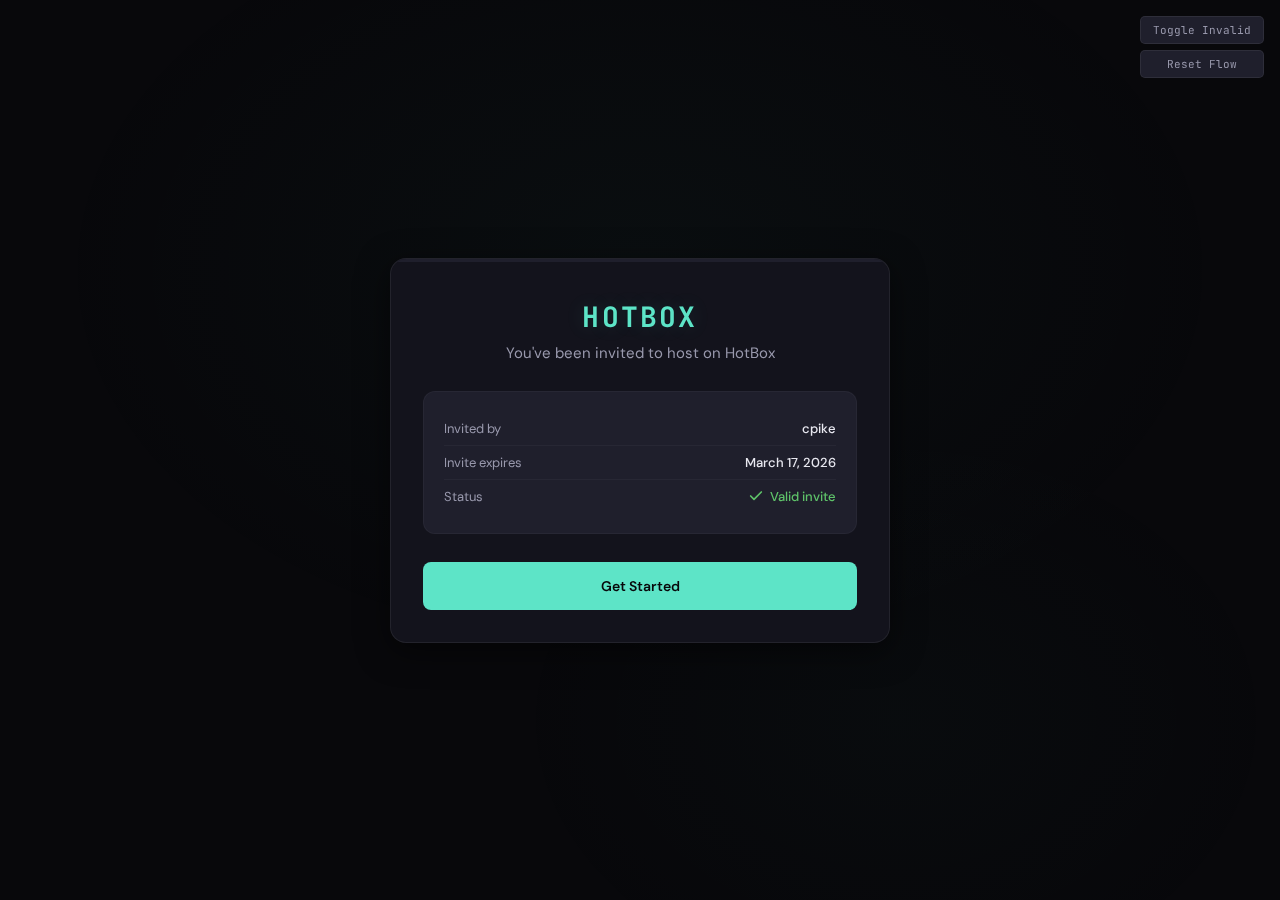
<file: prototypes/provisioner-invite-signup.html>
<!DOCTYPE html>
<html lang="en">
<head>
  <meta charset="UTF-8">
  <meta name="viewport" content="width=device-width, initial-scale=1.0">
  <title>HotBox — Invite Signup</title>
  <link rel="preconnect" href="https://fonts.googleapis.com">
  <link rel="preconnect" href="https://fonts.gstatic.com" crossorigin>
  <link href="https://fonts.googleapis.com/css2?family=DM+Sans:ital,opsz,wght@0,9..40,300;0,9..40,400;0,9..40,500;0,9..40,600;0,9..40,700;1,9..40,400&family=JetBrains+Mono:wght@400;500;600;700&display=swap" rel="stylesheet">
  <style>
    /* ========================================
       Design Tokens
       ======================================== */
    :root {
      --bg-void: #08080b;
      --bg-deepest: #0b0b10;
      --bg-deep: #0f0f16;
      --bg-base: #13131c;
      --bg-raised: #191924;
      --bg-surface: #1f1f2c;
      --bg-hover: #262635;
      --bg-active: #2e2e3f;
      --bg-elevated: #35354a;

      --glass-subtle: rgba(255, 255, 255, 0.02);
      --glass-light: rgba(255, 255, 255, 0.04);
      --glass-medium: rgba(255, 255, 255, 0.06);
      --glass-strong: rgba(255, 255, 255, 0.08);

      --text-primary: #e8e8f0;
      --text-secondary: #9898ac;
      --text-muted: #5e5e74;
      --text-faint: #3a3a4e;

      --accent: #5de4c7;
      --accent-bright: #7aecd5;
      --accent-soft: #4dc4ab;
      --accent-dim: rgba(93, 228, 199, 0.15);
      --accent-wash: rgba(93, 228, 199, 0.08);
      --accent-ghost: rgba(93, 228, 199, 0.04);
      --accent-glow: 0 0 20px rgba(93, 228, 199, 0.15);
      --accent-glow-strong: 0 0 30px rgba(93, 228, 199, 0.25);

      --danger: #d45555;
      --danger-dim: rgba(212, 85, 85, 0.12);
      --warning: #d4a843;
      --success: #5ec269;
      --info: #5586d4;

      --border-subtle: rgba(255, 255, 255, 0.04);
      --border-light: rgba(255, 255, 255, 0.07);
      --border-medium: rgba(255, 255, 255, 0.10);
      --border-accent: rgba(93, 228, 199, 0.25);

      --shadow-sm: 0 1px 3px rgba(0, 0, 0, 0.3);
      --shadow-md: 0 4px 16px rgba(0, 0, 0, 0.4);
      --shadow-lg: 0 8px 32px rgba(0, 0, 0, 0.5);

      --r-xs: 3px; --r-sm: 5px; --r-md: 8px; --r-lg: 12px; --r-xl: 16px; --r-pill: 9999px;
      --t-fast: 80ms ease; --t-base: 150ms ease; --t-smooth: 250ms cubic-bezier(0.4, 0, 0.2, 1);
      --font-body: 'DM Sans', -apple-system, BlinkMacSystemFont, sans-serif;
      --font-mono: 'JetBrains Mono', 'SF Mono', 'Consolas', monospace;
    }

    /* ========================================
       Reset & Base
       ======================================== */
    *, *::before, *::after { box-sizing: border-box; margin: 0; padding: 0; }

    body {
      font-family: var(--font-body);
      background: var(--bg-void);
      color: var(--text-primary);
      min-height: 100vh;
      display: flex;
      align-items: center;
      justify-content: center;
      padding: 40px 20px;
      -webkit-font-smoothing: antialiased;
      -moz-osx-font-smoothing: grayscale;
    }

    /* Subtle background pattern */
    body::before {
      content: '';
      position: fixed;
      inset: 0;
      background:
        radial-gradient(ellipse 600px 400px at 50% 30%, rgba(93, 228, 199, 0.03), transparent),
        radial-gradient(ellipse 400px 300px at 70% 80%, rgba(93, 228, 199, 0.02), transparent);
      pointer-events: none;
    }

    /* ========================================
       Card Container
       ======================================== */
    .signup-container {
      width: 100%;
      max-width: 500px;
      position: relative;
    }

    .card {
      background: var(--bg-base);
      border: 1px solid var(--border-light);
      border-radius: var(--r-xl);
      box-shadow: var(--shadow-lg);
      overflow: hidden;
      position: relative;
    }

    .card-body {
      padding: 36px 32px 32px;
    }

    /* Progress bar at top of card */
    .progress-bar {
      height: 3px;
      background: var(--bg-surface);
      position: relative;
      overflow: hidden;
    }

    .progress-fill {
      height: 100%;
      background: var(--accent);
      width: 0%;
      transition: width 500ms cubic-bezier(0.4, 0, 0.2, 1);
      box-shadow: 0 0 8px rgba(93, 228, 199, 0.3);
    }

    /* ========================================
       Screen Transitions
       ======================================== */
    .screen {
      display: none;
      animation: screenIn 400ms cubic-bezier(0.4, 0, 0.2, 1) forwards;
    }

    .screen.active {
      display: block;
    }

    @keyframes screenIn {
      from {
        opacity: 0;
        transform: translateY(12px) scale(0.98);
      }
      to {
        opacity: 1;
        transform: translateY(0) scale(1);
      }
    }

    /* ========================================
       Brand
       ======================================== */
    .brand {
      text-align: center;
      margin-bottom: 28px;
    }

    .brand-logo {
      font-family: var(--font-mono);
      font-size: 28px;
      font-weight: 700;
      color: var(--accent);
      letter-spacing: 0.08em;
      text-shadow: var(--accent-glow);
      margin-bottom: 8px;
    }

    .brand-tagline {
      font-size: 15px;
      color: var(--text-secondary);
      font-weight: 400;
    }

    /* ========================================
       Screen Titles
       ======================================== */
    .screen-title {
      font-size: 22px;
      font-weight: 600;
      color: var(--text-primary);
      margin-bottom: 6px;
    }

    .screen-subtitle {
      font-size: 14px;
      color: var(--text-secondary);
      margin-bottom: 28px;
      line-height: 1.5;
    }

    /* ========================================
       Invite Details Card
       ======================================== */
    .invite-details {
      background: var(--bg-surface);
      border: 1px solid var(--border-subtle);
      border-radius: var(--r-lg);
      padding: 20px;
      margin-bottom: 28px;
    }

    .invite-row {
      display: flex;
      align-items: center;
      justify-content: space-between;
      padding: 8px 0;
    }

    .invite-row:not(:last-child) {
      border-bottom: 1px solid var(--border-subtle);
    }

    .invite-label {
      font-size: 13px;
      color: var(--text-secondary);
    }

    .invite-value {
      font-size: 13px;
      color: var(--text-primary);
      font-weight: 500;
    }

    .invite-valid {
      display: flex;
      align-items: center;
      gap: 6px;
      font-size: 13px;
      color: var(--success);
      font-weight: 500;
    }

    .invite-valid svg {
      width: 16px;
      height: 16px;
    }

    .invite-invalid {
      display: flex;
      align-items: center;
      gap: 6px;
      font-size: 13px;
      color: var(--danger);
      font-weight: 500;
    }

    .invite-invalid svg {
      width: 16px;
      height: 16px;
    }

    .invite-error-banner {
      background: var(--danger-dim);
      border: 1px solid rgba(212, 85, 85, 0.2);
      border-radius: var(--r-md);
      padding: 14px 16px;
      margin-bottom: 28px;
      display: flex;
      align-items: center;
      gap: 10px;
      font-size: 14px;
      color: var(--danger);
      font-weight: 500;
    }

    .invite-error-banner svg {
      width: 18px;
      height: 18px;
      flex-shrink: 0;
    }

    /* ========================================
       Form Elements
       ======================================== */
    .form-group {
      margin-bottom: 20px;
    }

    .form-group:last-of-type {
      margin-bottom: 0;
    }

    .form-label {
      display: block;
      font-family: var(--font-mono);
      font-size: 11px;
      font-weight: 600;
      text-transform: uppercase;
      letter-spacing: 0.04em;
      color: var(--text-muted);
      margin-bottom: 8px;
    }

    .form-input, .form-textarea {
      width: 100%;
      font-family: var(--font-body);
      font-size: 14px;
      color: var(--text-primary);
      background: var(--bg-raised);
      border: 1px solid var(--border-light);
      border-radius: var(--r-md);
      padding: 12px 14px;
      outline: none;
      transition: border-color var(--t-base), box-shadow var(--t-base);
    }

    .form-input:focus, .form-textarea:focus {
      border-color: var(--border-accent);
      box-shadow: 0 0 0 3px var(--accent-ghost);
    }

    .form-input::placeholder, .form-textarea::placeholder {
      color: var(--text-faint);
    }

    .form-textarea {
      resize: vertical;
      min-height: 80px;
      line-height: 1.5;
    }

    .form-hint {
      font-size: 12px;
      color: var(--text-muted);
      margin-top: 6px;
    }

    /* Password group */
    .password-group {
      position: relative;
    }

    .password-group .form-input {
      padding-right: 44px;
    }

    .password-toggle {
      position: absolute;
      right: 8px;
      top: 50%;
      transform: translateY(-50%);
      background: none;
      border: none;
      color: var(--text-muted);
      cursor: pointer;
      padding: 4px;
      border-radius: var(--r-sm);
      display: flex;
      align-items: center;
      justify-content: center;
      transition: color var(--t-fast);
    }

    .password-toggle:hover {
      color: var(--text-secondary);
    }

    .password-match {
      display: flex;
      align-items: center;
      gap: 6px;
      font-size: 12px;
      margin-top: 6px;
      opacity: 0;
      transition: opacity var(--t-base);
    }

    .password-match.visible {
      opacity: 1;
    }

    .password-match.match {
      color: var(--success);
    }

    .password-match.no-match {
      color: var(--danger);
    }

    /* Subdomain preview */
    .subdomain-row {
      display: flex;
      align-items: center;
      gap: 0;
    }

    .subdomain-row .form-input {
      border-top-right-radius: 0;
      border-bottom-right-radius: 0;
      flex: 1;
    }

    .subdomain-suffix {
      font-family: var(--font-mono);
      font-size: 13px;
      color: var(--text-muted);
      background: var(--bg-surface);
      border: 1px solid var(--border-light);
      border-left: none;
      border-radius: 0 var(--r-md) var(--r-md) 0;
      padding: 12px 14px;
      white-space: nowrap;
      height: 44px;
      display: flex;
      align-items: center;
    }

    .subdomain-status {
      display: flex;
      align-items: center;
      gap: 6px;
      font-size: 12px;
      margin-top: 6px;
      min-height: 18px;
    }

    .subdomain-status.available {
      color: var(--success);
    }

    .subdomain-status.unavailable {
      color: var(--danger);
    }

    .subdomain-status.checking {
      color: var(--text-muted);
    }

    /* ========================================
       Registration Mode Cards
       ======================================== */
    .mode-cards {
      display: flex;
      flex-direction: column;
      gap: 10px;
      margin-bottom: 24px;
    }

    .mode-card {
      display: flex;
      align-items: flex-start;
      gap: 14px;
      padding: 16px;
      background: var(--bg-raised);
      border: 1px solid var(--border-light);
      border-radius: var(--r-lg);
      cursor: pointer;
      transition: border-color var(--t-base), background var(--t-base), box-shadow var(--t-base);
    }

    .mode-card:hover {
      background: var(--bg-surface);
      border-color: var(--border-medium);
    }

    .mode-card.selected {
      border-color: var(--border-accent);
      background: var(--accent-wash);
      box-shadow: 0 0 0 1px var(--border-accent);
    }

    .mode-icon {
      width: 40px;
      height: 40px;
      border-radius: var(--r-md);
      background: var(--bg-surface);
      border: 1px solid var(--border-subtle);
      display: flex;
      align-items: center;
      justify-content: center;
      flex-shrink: 0;
      color: var(--text-muted);
      transition: all var(--t-base);
    }

    .mode-card.selected .mode-icon {
      background: var(--accent-dim);
      border-color: var(--border-accent);
      color: var(--accent);
    }

    .mode-icon svg {
      width: 20px;
      height: 20px;
    }

    .mode-content {
      flex: 1;
      min-width: 0;
    }

    .mode-title-row {
      display: flex;
      align-items: center;
      gap: 8px;
      margin-bottom: 4px;
    }

    .mode-title {
      font-size: 14px;
      font-weight: 600;
      color: var(--text-primary);
    }

    .mode-badge {
      font-family: var(--font-mono);
      font-size: 10px;
      font-weight: 600;
      text-transform: uppercase;
      letter-spacing: 0.04em;
      color: var(--accent);
      background: var(--accent-dim);
      padding: 2px 6px;
      border-radius: var(--r-xs);
    }

    .mode-desc {
      font-size: 13px;
      color: var(--text-secondary);
      line-height: 1.4;
    }

    /* ========================================
       Summary / Review
       ======================================== */
    .summary-card {
      background: var(--bg-surface);
      border: 1px solid var(--border-subtle);
      border-radius: var(--r-lg);
      padding: 20px;
      margin-bottom: 28px;
    }

    .summary-row {
      display: flex;
      align-items: baseline;
      justify-content: space-between;
      padding: 8px 0;
    }

    .summary-row:not(:last-child) {
      border-bottom: 1px solid var(--border-subtle);
    }

    .summary-key {
      font-size: 13px;
      color: var(--text-secondary);
    }

    .summary-value {
      font-size: 13px;
      color: var(--text-primary);
      font-weight: 500;
      text-align: right;
    }

    .summary-value.mono {
      font-family: var(--font-mono);
      font-size: 12px;
      color: var(--accent);
    }

    /* ========================================
       Buttons
       ======================================== */
    .btn {
      font-family: var(--font-body);
      font-size: 14px;
      font-weight: 600;
      padding: 0 20px;
      height: 48px;
      border-radius: var(--r-md);
      border: none;
      cursor: pointer;
      transition: all var(--t-base);
      display: inline-flex;
      align-items: center;
      justify-content: center;
      gap: 8px;
      width: 100%;
    }

    .btn:disabled {
      opacity: 0.4;
      cursor: not-allowed;
    }

    .btn-accent {
      background: var(--accent);
      color: var(--bg-void);
    }

    .btn-accent:hover:not(:disabled) {
      background: var(--accent-bright);
      box-shadow: var(--accent-glow);
    }

    .btn-accent:active:not(:disabled) {
      transform: translateY(0);
    }

    .btn-launch {
      background: var(--accent);
      color: var(--bg-void);
      font-size: 16px;
      font-weight: 700;
      height: 52px;
      border-radius: var(--r-lg);
      box-shadow: var(--accent-glow);
    }

    .btn-launch:hover:not(:disabled) {
      background: var(--accent-bright);
      box-shadow: var(--accent-glow-strong);
      transform: translateY(-1px);
    }

    .btn-launch:active:not(:disabled) {
      transform: translateY(0);
    }

    .btn-actions {
      margin-top: 28px;
    }

    /* ========================================
       Links
       ======================================== */
    .link {
      color: var(--accent-soft);
      font-size: 13px;
      text-decoration: none;
      cursor: pointer;
      transition: color var(--t-fast);
    }

    .link:hover {
      color: var(--accent);
    }

    .link-center {
      display: block;
      text-align: center;
      margin-top: 16px;
    }

    /* ========================================
       Provisioning Steps
       ======================================== */
    .provisioning-steps {
      margin-bottom: 28px;
    }

    .prov-step {
      display: flex;
      align-items: center;
      gap: 14px;
      padding: 12px 0;
      border-bottom: 1px solid var(--border-subtle);
    }

    .prov-step:last-child {
      border-bottom: none;
    }

    .prov-icon {
      width: 28px;
      height: 28px;
      border-radius: 50%;
      display: flex;
      align-items: center;
      justify-content: center;
      flex-shrink: 0;
      font-size: 14px;
      background: var(--bg-surface);
      color: var(--text-faint);
      border: 1px solid var(--border-subtle);
      transition: all 400ms cubic-bezier(0.4, 0, 0.2, 1);
    }

    .prov-step.active .prov-icon {
      background: var(--accent-dim);
      border-color: var(--border-accent);
      color: var(--accent);
    }

    .prov-step.completed .prov-icon {
      background: var(--accent);
      border-color: var(--accent);
      color: var(--bg-void);
    }

    .prov-step.final.completed .prov-icon {
      box-shadow: var(--accent-glow-strong);
    }

    .prov-label {
      font-size: 14px;
      color: var(--text-faint);
      transition: color 400ms ease;
    }

    .prov-step.active .prov-label {
      color: var(--text-primary);
    }

    .prov-step.completed .prov-label {
      color: var(--text-secondary);
    }

    .prov-step.final.completed .prov-label {
      color: var(--accent);
      font-weight: 600;
    }

    .spinner {
      width: 14px;
      height: 14px;
      border: 2px solid transparent;
      border-top-color: var(--accent);
      border-radius: 50%;
      animation: spin 600ms linear infinite;
    }

    @keyframes spin {
      to { transform: rotate(360deg); }
    }

    /* ========================================
       Completion State
       ======================================== */
    .completion {
      text-align: center;
    }

    .completion-link {
      display: flex;
      align-items: center;
      justify-content: center;
      gap: 8px;
      font-family: var(--font-mono);
      font-size: 15px;
      font-weight: 600;
      color: var(--accent);
      text-decoration: none;
      padding: 16px;
      background: var(--accent-wash);
      border: 1px solid var(--border-accent);
      border-radius: var(--r-lg);
      margin-bottom: 16px;
      transition: all var(--t-base);
      box-shadow: var(--accent-glow);
    }

    .completion-link:hover {
      background: var(--accent-dim);
      box-shadow: var(--accent-glow-strong);
    }

    .completion-tip {
      font-size: 13px;
      color: var(--text-muted);
      margin-top: 20px;
      padding: 14px 16px;
      background: var(--bg-surface);
      border-radius: var(--r-md);
      border: 1px solid var(--border-subtle);
      line-height: 1.5;
    }

    .completion-tip strong {
      color: var(--text-secondary);
    }

    /* ========================================
       Demo Toggle
       ======================================== */
    .demo-toggle {
      position: fixed;
      top: 16px;
      right: 16px;
      display: flex;
      flex-direction: column;
      gap: 6px;
      z-index: 100;
    }

    .demo-btn {
      font-family: var(--font-mono);
      font-size: 11px;
      padding: 6px 12px;
      background: var(--bg-surface);
      border: 1px solid var(--border-light);
      border-radius: var(--r-sm);
      color: var(--text-secondary);
      cursor: pointer;
      transition: all var(--t-fast);
    }

    .demo-btn:hover {
      background: var(--bg-hover);
      color: var(--text-primary);
    }

    .demo-btn.active {
      border-color: var(--border-accent);
      color: var(--accent);
    }

    /* ========================================
       Small Print
       ======================================== */
    .small-print {
      text-align: center;
      font-size: 12px;
      color: var(--text-muted);
      margin-top: 12px;
    }

    /* ========================================
       Responsive
       ======================================== */
    @media (max-width: 540px) {
      .card-body {
        padding: 28px 20px 24px;
      }

      .brand-logo {
        font-size: 24px;
      }

      .screen-title {
        font-size: 20px;
      }

      .subdomain-suffix {
        font-size: 11px;
        padding: 12px 10px;
      }
    }
  </style>
</head>
<body>
  <!-- Demo controls -->
  <div class="demo-toggle" role="group" aria-label="Demo controls">
    <button class="demo-btn" onclick="toggleInviteState()" id="demoInvalidBtn">Toggle Invalid</button>
    <button class="demo-btn" onclick="resetFlow()">Reset Flow</button>
  </div>

  <div class="signup-container">
    <div class="card">
      <div class="progress-bar">
        <div class="progress-fill" id="progressFill"></div>
      </div>

      <!-- ==========================================
           Screen 1: Invite Landing
           ========================================== -->
      <div class="card-body">
        <div class="screen active" id="screen1">
          <div class="brand">
            <div class="brand-logo">HOTBOX</div>
            <div class="brand-tagline">You've been invited to host on HotBox</div>
          </div>

          <!-- Valid invite state -->
          <div id="inviteValid">
            <div class="invite-details">
              <div class="invite-row">
                <span class="invite-label">Invited by</span>
                <span class="invite-value">cpike</span>
              </div>
              <div class="invite-row">
                <span class="invite-label">Invite expires</span>
                <span class="invite-value" id="inviteExpiry">March 17, 2026</span>
              </div>
              <div class="invite-row">
                <span class="invite-label">Status</span>
                <span class="invite-valid">
                  <svg viewBox="0 0 24 24" fill="none" stroke="currentColor" stroke-width="2.5" stroke-linecap="round" stroke-linejoin="round"><path d="M20 6L9 17l-5-5"/></svg>
                  Valid invite
                </span>
              </div>
            </div>
            <div class="btn-actions">
              <button class="btn btn-accent" onclick="goToScreen(2)">Get Started</button>
            </div>
          </div>

          <!-- Invalid/expired invite state -->
          <div id="inviteInvalid" style="display: none;">
            <div class="invite-error-banner">
              <svg viewBox="0 0 24 24" fill="none" stroke="currentColor" stroke-width="2" stroke-linecap="round" stroke-linejoin="round"><circle cx="12" cy="12" r="10"/><line x1="15" y1="9" x2="9" y2="15"/><line x1="9" y1="9" x2="15" y2="15"/></svg>
              This invite link has expired or is no longer valid.
            </div>
            <div class="invite-details" style="opacity: 0.5;">
              <div class="invite-row">
                <span class="invite-label">Invited by</span>
                <span class="invite-value">cpike</span>
              </div>
              <div class="invite-row">
                <span class="invite-label">Invite expired</span>
                <span class="invite-value" style="color: var(--danger);">March 3, 2026</span>
              </div>
              <div class="invite-row">
                <span class="invite-label">Status</span>
                <span class="invite-invalid">
                  <svg viewBox="0 0 24 24" fill="none" stroke="currentColor" stroke-width="2.5" stroke-linecap="round" stroke-linejoin="round"><circle cx="12" cy="12" r="10"/><line x1="15" y1="9" x2="9" y2="15"/><line x1="9" y1="9" x2="15" y2="15"/></svg>
                  Expired
                </span>
              </div>
            </div>
            <div class="btn-actions">
              <button class="btn btn-accent" disabled>Get Started</button>
            </div>
            <p class="small-print" style="margin-top: 16px;">Contact the person who invited you for a new link.</p>
          </div>
        </div>

        <!-- ==========================================
             Screen 2: Create Your Account
             ========================================== -->
        <div class="screen" id="screen2">
          <h2 class="screen-title">Create your account</h2>
          <p class="screen-subtitle">This is your account on the HotBox hosting platform.</p>

          <div class="form-group">
            <label class="form-label" for="username">Username</label>
            <input type="text" class="form-input" id="username" placeholder="joeschmuck" autocomplete="username">
          </div>

          <div class="form-group">
            <label class="form-label" for="email">Email</label>
            <input type="email" class="form-input" id="email" placeholder="joe@example.com" autocomplete="email">
          </div>

          <div class="form-group">
            <label class="form-label" for="password">Password</label>
            <div class="password-group">
              <input type="password" class="form-input" id="password" placeholder="At least 8 characters" autocomplete="new-password">
              <button type="button" class="password-toggle" onclick="togglePassword('password', this)" aria-label="Toggle password visibility">
                <svg width="18" height="18" viewBox="0 0 24 24" fill="none" stroke="currentColor" stroke-width="2" stroke-linecap="round" stroke-linejoin="round"><path d="M1 12s4-8 11-8 11 8 11 8-4 8-11 8-11-8-11-8z"/><circle cx="12" cy="12" r="3"/></svg>
              </button>
            </div>
          </div>

          <div class="form-group">
            <label class="form-label" for="confirmPassword">Confirm Password</label>
            <div class="password-group">
              <input type="password" class="form-input" id="confirmPassword" placeholder="Type your password again" autocomplete="new-password">
              <button type="button" class="password-toggle" onclick="togglePassword('confirmPassword', this)" aria-label="Toggle password visibility">
                <svg width="18" height="18" viewBox="0 0 24 24" fill="none" stroke="currentColor" stroke-width="2" stroke-linecap="round" stroke-linejoin="round"><path d="M1 12s4-8 11-8 11 8 11 8-4 8-11 8-11-8-11-8z"/><circle cx="12" cy="12" r="3"/></svg>
              </button>
            </div>
            <div class="password-match" id="passwordMatch">
              <span id="passwordMatchIcon"></span>
              <span id="passwordMatchText"></span>
            </div>
          </div>

          <div class="btn-actions">
            <button class="btn btn-accent" id="createAccountBtn" onclick="goToScreen(3)" disabled>Create Account</button>
          </div>

          <a href="#" class="link link-center">Already have an account? Sign in</a>
        </div>

        <!-- ==========================================
             Screen 3: Name Your Instance
             ========================================== -->
        <div class="screen" id="screen3">
          <h2 class="screen-title">Let's set up your server</h2>
          <p class="screen-subtitle">Give your HotBox instance a name and pick your subdomain.</p>

          <div class="form-group">
            <label class="form-label" for="instanceName">Instance Name</label>
            <input type="text" class="form-input" id="instanceName" placeholder="The Hot Box Room">
          </div>

          <div class="form-group">
            <label class="form-label" for="subdomain">Subdomain</label>
            <div class="subdomain-row">
              <input type="text" class="form-input" id="subdomain" placeholder="thbr">
              <span class="subdomain-suffix">.hotboxchat.ca</span>
            </div>
            <div class="subdomain-status" id="subdomainStatus"></div>
            <p class="form-hint">This will be your permanent URL -- choose wisely!</p>
          </div>

          <div class="btn-actions">
            <button class="btn btn-accent" id="continueBtn3" onclick="goToScreen(4)" disabled>Continue</button>
          </div>
        </div>

        <!-- ==========================================
             Screen 4: Configure Your Server
             ========================================== -->
        <div class="screen" id="screen4">
          <h2 class="screen-title">A few quick settings</h2>
          <p class="screen-subtitle">You can change all of these later from your instance admin panel.</p>

          <label class="form-label">Registration Mode</label>
          <div class="mode-cards">
            <div class="mode-card" onclick="selectMode(this, 'open')" role="button" tabindex="0" aria-pressed="false">
              <div class="mode-icon">
                <svg viewBox="0 0 24 24" fill="none" stroke="currentColor" stroke-width="1.5" stroke-linecap="round" stroke-linejoin="round">
                  <path d="M3 9l9-7 9 7v11a2 2 0 0 1-2 2H5a2 2 0 0 1-2-2z"/>
                  <polyline points="9 22 9 12 15 12 15 22"/>
                </svg>
              </div>
              <div class="mode-content">
                <div class="mode-title-row">
                  <span class="mode-title">Open</span>
                </div>
                <div class="mode-desc">Anyone can create an account</div>
              </div>
            </div>

            <div class="mode-card selected" onclick="selectMode(this, 'invite')" role="button" tabindex="0" aria-pressed="true">
              <div class="mode-icon">
                <svg viewBox="0 0 24 24" fill="none" stroke="currentColor" stroke-width="1.5" stroke-linecap="round" stroke-linejoin="round">
                  <path d="M4 4h16c1.1 0 2 .9 2 2v12c0 1.1-.9 2-2 2H4c-1.1 0-2-.9-2-2V6c0-1.1.9-2 2-2z"/>
                  <polyline points="22,6 12,13 2,6"/>
                </svg>
              </div>
              <div class="mode-content">
                <div class="mode-title-row">
                  <span class="mode-title">Invite Only</span>
                  <span class="mode-badge">Recommended</span>
                </div>
                <div class="mode-desc">You control who joins</div>
              </div>
            </div>

            <div class="mode-card" onclick="selectMode(this, 'closed')" role="button" tabindex="0" aria-pressed="false">
              <div class="mode-icon">
                <svg viewBox="0 0 24 24" fill="none" stroke="currentColor" stroke-width="1.5" stroke-linecap="round" stroke-linejoin="round">
                  <rect x="3" y="11" width="18" height="11" rx="2" ry="2"/>
                  <path d="M7 11V7a5 5 0 0 1 10 0v4"/>
                </svg>
              </div>
              <div class="mode-content">
                <div class="mode-title-row">
                  <span class="mode-title">Closed</span>
                </div>
                <div class="mode-desc">Only you can create accounts</div>
              </div>
            </div>
          </div>

          <div class="form-group">
            <label class="form-label" for="serverDesc">Server Description <span style="font-weight: 400; text-transform: none; letter-spacing: 0;">(optional)</span></label>
            <textarea class="form-textarea" id="serverDesc" placeholder="A chill place for our crew"></textarea>
          </div>

          <div class="btn-actions">
            <button class="btn btn-accent" onclick="goToScreen(5)">Continue</button>
          </div>
        </div>

        <!-- ==========================================
             Screen 5: Ready to Launch
             ========================================== -->
        <div class="screen" id="screen5">
          <h2 class="screen-title">You're all set!</h2>
          <p class="screen-subtitle">Here's what we're about to create:</p>

          <div class="summary-card">
            <div class="summary-row">
              <span class="summary-key">Instance</span>
              <span class="summary-value" id="summaryName">The Hot Box Room</span>
            </div>
            <div class="summary-row">
              <span class="summary-key">URL</span>
              <span class="summary-value mono" id="summaryUrl">thbr.hotboxchat.ca</span>
            </div>
            <div class="summary-row">
              <span class="summary-key">Registration</span>
              <span class="summary-value" id="summaryMode">Invite Only</span>
            </div>
            <div class="summary-row">
              <span class="summary-key">Admin</span>
              <span class="summary-value" id="summaryAdmin">joeschmuck</span>
            </div>
          </div>

          <div class="btn-actions">
            <button class="btn btn-launch" onclick="startProvisioning()">Launch My Server</button>
          </div>
          <p class="small-print">Your instance will be ready in about 30-60 seconds</p>
        </div>

        <!-- ==========================================
             Screen 6: Provisioning & Done
             ========================================== -->
        <div class="screen" id="screen6">
          <!-- Provisioning state -->
          <div id="provisioningState">
            <h2 class="screen-title" style="text-align: center;">Setting things up...</h2>
            <p class="screen-subtitle" style="text-align: center;">Hang tight, we're building your server.</p>

            <div class="provisioning-steps">
              <div class="prov-step" id="prov1">
                <div class="prov-icon">
                  <div class="spinner" style="display: none;"></div>
                  <svg class="prov-check" width="14" height="14" viewBox="0 0 24 24" fill="none" stroke="currentColor" stroke-width="3" stroke-linecap="round" stroke-linejoin="round"><path d="M20 6L9 17l-5-5"/></svg>
                  <span class="prov-dot">1</span>
                </div>
                <span class="prov-label">Setting up your database...</span>
              </div>
              <div class="prov-step" id="prov2">
                <div class="prov-icon">
                  <div class="spinner" style="display: none;"></div>
                  <svg class="prov-check" width="14" height="14" viewBox="0 0 24 24" fill="none" stroke="currentColor" stroke-width="3" stroke-linecap="round" stroke-linejoin="round"><path d="M20 6L9 17l-5-5"/></svg>
                  <span class="prov-dot">2</span>
                </div>
                <span class="prov-label">Configuring your server...</span>
              </div>
              <div class="prov-step" id="prov3">
                <div class="prov-icon">
                  <div class="spinner" style="display: none;"></div>
                  <svg class="prov-check" width="14" height="14" viewBox="0 0 24 24" fill="none" stroke="currentColor" stroke-width="3" stroke-linecap="round" stroke-linejoin="round"><path d="M20 6L9 17l-5-5"/></svg>
                  <span class="prov-dot">3</span>
                </div>
                <span class="prov-label">Starting everything up...</span>
              </div>
              <div class="prov-step" id="prov4">
                <div class="prov-icon">
                  <div class="spinner" style="display: none;"></div>
                  <svg class="prov-check" width="14" height="14" viewBox="0 0 24 24" fill="none" stroke="currentColor" stroke-width="3" stroke-linecap="round" stroke-linejoin="round"><path d="M20 6L9 17l-5-5"/></svg>
                  <span class="prov-dot">4</span>
                </div>
                <span class="prov-label">Almost there...</span>
              </div>
              <div class="prov-step final" id="prov5">
                <div class="prov-icon">
                  <div class="spinner" style="display: none;"></div>
                  <svg class="prov-check" width="14" height="14" viewBox="0 0 24 24" fill="none" stroke="currentColor" stroke-width="3" stroke-linecap="round" stroke-linejoin="round"><path d="M20 6L9 17l-5-5"/></svg>
                  <span class="prov-dot">5</span>
                </div>
                <span class="prov-label">Your server is live!</span>
              </div>
            </div>
          </div>

          <!-- Completion state -->
          <div id="completionState" style="display: none;">
            <div class="brand" style="margin-bottom: 24px;">
              <div class="brand-logo">HOTBOX</div>
            </div>
            <h2 class="screen-title" style="text-align: center;">You're live!</h2>
            <p class="screen-subtitle" style="text-align: center;">Your HotBox server is up and running.</p>

            <div class="completion">
              <a href="#" class="completion-link" id="completionUrl">
                <span id="completionUrlText">thbr.hotboxchat.ca</span>
                <svg width="18" height="18" viewBox="0 0 24 24" fill="none" stroke="currentColor" stroke-width="2" stroke-linecap="round" stroke-linejoin="round"><path d="M5 12h14"/><path d="M12 5l7 7-7 7"/></svg>
              </a>

              <a href="#" class="link" style="font-size: 13px;">Back to dashboard</a>

              <div class="completion-tip">
                <strong>Tip:</strong> Share your invite link with friends to get them on your server!
              </div>
            </div>
          </div>
        </div>
      </div>
    </div>
  </div>

  <script>
    // ==========================================
    // State
    // ==========================================
    let currentScreen = 1;
    let inviteValid = true;
    let selectedMode = 'invite';
    let subdomainTimeout = null;

    const modeLabels = {
      open: 'Open',
      invite: 'Invite Only',
      closed: 'Closed'
    };

    // ==========================================
    // Navigation
    // ==========================================
    function goToScreen(num) {
      const current = document.getElementById('screen' + currentScreen);
      const next = document.getElementById('screen' + num);

      if (!current || !next) return;

      // Populate summary on screen 5
      if (num === 5) {
        populateSummary();
      }

      current.classList.remove('active');
      // Small delay so the animation plays fresh
      requestAnimationFrame(() => {
        next.classList.remove('active');
        void next.offsetWidth;
        next.classList.add('active');
      });

      currentScreen = num;
      updateProgress();
    }

    function updateProgress() {
      const fill = document.getElementById('progressFill');
      // 6 screens total, progress from 0% to 100%
      const pct = ((currentScreen - 1) / 5) * 100;
      fill.style.width = pct + '%';
    }

    function resetFlow() {
      currentScreen = 1;
      // Reset all screens
      document.querySelectorAll('.screen').forEach(s => s.classList.remove('active'));
      document.getElementById('screen1').classList.add('active');
      updateProgress();

      // Reset form values
      document.getElementById('username').value = '';
      document.getElementById('email').value = '';
      document.getElementById('password').value = '';
      document.getElementById('confirmPassword').value = '';
      document.getElementById('instanceName').value = '';
      document.getElementById('subdomain').value = '';
      document.getElementById('serverDesc').value = '';
      document.getElementById('createAccountBtn').disabled = true;
      document.getElementById('continueBtn3').disabled = true;
      document.getElementById('passwordMatch').className = 'password-match';
      document.getElementById('subdomainStatus').innerHTML = '';
      document.getElementById('subdomainStatus').className = 'subdomain-status';

      // Reset provisioning
      document.getElementById('provisioningState').style.display = '';
      document.getElementById('completionState').style.display = 'none';
      document.querySelectorAll('.prov-step').forEach(step => {
        step.className = step.classList.contains('final') ? 'prov-step final' : 'prov-step';
        step.querySelector('.spinner').style.display = 'none';
        step.querySelector('.prov-check').style.display = 'none';
        step.querySelector('.prov-dot').style.display = '';
      });

      // Reset invite state
      if (!inviteValid) {
        toggleInviteState();
      }

      // Reset mode selection
      document.querySelectorAll('.mode-card').forEach(c => {
        c.classList.remove('selected');
        c.setAttribute('aria-pressed', 'false');
      });
      document.querySelectorAll('.mode-card')[1].classList.add('selected');
      document.querySelectorAll('.mode-card')[1].setAttribute('aria-pressed', 'true');
      selectedMode = 'invite';
    }

    // ==========================================
    // Invite State Toggle (demo)
    // ==========================================
    function toggleInviteState() {
      inviteValid = !inviteValid;
      document.getElementById('inviteValid').style.display = inviteValid ? '' : 'none';
      document.getElementById('inviteInvalid').style.display = inviteValid ? 'none' : '';
      document.getElementById('demoInvalidBtn').classList.toggle('active', !inviteValid);
    }

    // ==========================================
    // Password Toggle
    // ==========================================
    function togglePassword(inputId, btn) {
      const input = document.getElementById(inputId);
      const isPassword = input.type === 'password';
      input.type = isPassword ? 'text' : 'password';

      // Swap icon
      if (isPassword) {
        btn.innerHTML = '<svg width="18" height="18" viewBox="0 0 24 24" fill="none" stroke="currentColor" stroke-width="2" stroke-linecap="round" stroke-linejoin="round"><path d="M17.94 17.94A10.07 10.07 0 0 1 12 20c-7 0-11-8-11-8a18.45 18.45 0 0 1 5.06-5.94M9.9 4.24A9.12 9.12 0 0 1 12 4c7 0 11 8 11 8a18.5 18.5 0 0 1-2.16 3.19m-6.72-1.07a3 3 0 1 1-4.24-4.24"/><line x1="1" y1="1" x2="23" y2="23"/></svg>';
      } else {
        btn.innerHTML = '<svg width="18" height="18" viewBox="0 0 24 24" fill="none" stroke="currentColor" stroke-width="2" stroke-linecap="round" stroke-linejoin="round"><path d="M1 12s4-8 11-8 11 8 11 8-4 8-11 8-11-8-11-8z"/><circle cx="12" cy="12" r="3"/></svg>';
      }
    }

    // ==========================================
    // Form Validation — Screen 2
    // ==========================================
    function validateScreen2() {
      const username = document.getElementById('username').value.trim();
      const email = document.getElementById('email').value.trim();
      const password = document.getElementById('password').value;
      const confirm = document.getElementById('confirmPassword').value;

      const passwordsMatch = password.length >= 8 && password === confirm;
      const allFilled = username.length > 0 && email.length > 0 && password.length >= 8 && passwordsMatch;

      document.getElementById('createAccountBtn').disabled = !allFilled;

      // Password match indicator
      const matchEl = document.getElementById('passwordMatch');
      const matchIcon = document.getElementById('passwordMatchIcon');
      const matchText = document.getElementById('passwordMatchText');

      if (confirm.length > 0) {
        matchEl.classList.add('visible');
        if (password === confirm) {
          matchEl.className = 'password-match visible match';
          matchIcon.innerHTML = '<svg width="12" height="12" viewBox="0 0 24 24" fill="none" stroke="currentColor" stroke-width="3" stroke-linecap="round" stroke-linejoin="round"><path d="M20 6L9 17l-5-5"/></svg>';
          matchText.textContent = 'Passwords match';
        } else {
          matchEl.className = 'password-match visible no-match';
          matchIcon.innerHTML = '<svg width="12" height="12" viewBox="0 0 24 24" fill="none" stroke="currentColor" stroke-width="3" stroke-linecap="round" stroke-linejoin="round"><line x1="18" y1="6" x2="6" y2="18"/><line x1="6" y1="6" x2="18" y2="18"/></svg>';
          matchText.textContent = 'Passwords do not match';
        }
      } else {
        matchEl.classList.remove('visible');
      }
    }

    document.getElementById('username').addEventListener('input', validateScreen2);
    document.getElementById('email').addEventListener('input', validateScreen2);
    document.getElementById('password').addEventListener('input', validateScreen2);
    document.getElementById('confirmPassword').addEventListener('input', validateScreen2);

    // ==========================================
    // Subdomain Logic — Screen 3
    // ==========================================
    function slugify(str) {
      return str
        .toLowerCase()
        .replace(/[^a-z0-9\s-]/g, '')
        .replace(/\s+/g, '-')
        .replace(/-+/g, '-')
        .replace(/^-|-$/g, '');
    }

    function generateAbbreviation(name) {
      // Take first letter of each word, max 6 chars
      const words = name.trim().split(/\s+/).filter(w => w.length > 0);
      if (words.length <= 1) return slugify(name);
      return words.map(w => w[0]).join('').toLowerCase().slice(0, 6);
    }

    let userEditedSubdomain = false;

    document.getElementById('instanceName').addEventListener('input', function() {
      if (!userEditedSubdomain) {
        const abbr = generateAbbreviation(this.value);
        document.getElementById('subdomain').value = abbr;
        checkSubdomain(abbr);
      }
      validateScreen3();
    });

    document.getElementById('subdomain').addEventListener('input', function() {
      userEditedSubdomain = true;
      const val = slugify(this.value);
      this.value = val;
      checkSubdomain(val);
      validateScreen3();
    });

    document.getElementById('subdomain').addEventListener('focus', function() {
      // Allow manual override
    });

    function checkSubdomain(val) {
      const statusEl = document.getElementById('subdomainStatus');

      if (!val || val.length === 0) {
        statusEl.innerHTML = '';
        statusEl.className = 'subdomain-status';
        return;
      }

      // Clear existing timeout
      if (subdomainTimeout) clearTimeout(subdomainTimeout);

      statusEl.className = 'subdomain-status checking';
      statusEl.innerHTML = '<span class="spinner" style="width:12px;height:12px;border-width:1.5px;"></span> Checking availability...';

      subdomainTimeout = setTimeout(() => {
        // Fake: "taken" is unavailable, everything else is available
        if (val === 'taken') {
          statusEl.className = 'subdomain-status unavailable';
          statusEl.innerHTML = '<svg width="14" height="14" viewBox="0 0 24 24" fill="none" stroke="currentColor" stroke-width="2.5" stroke-linecap="round" stroke-linejoin="round"><circle cx="12" cy="12" r="10"/><line x1="15" y1="9" x2="9" y2="15"/><line x1="9" y1="9" x2="15" y2="15"/></svg> <span><strong>' + val + '</strong>.hotboxchat.ca is taken</span>';
          document.getElementById('continueBtn3').disabled = true;
        } else {
          statusEl.className = 'subdomain-status available';
          statusEl.innerHTML = '<svg width="14" height="14" viewBox="0 0 24 24" fill="none" stroke="currentColor" stroke-width="2.5" stroke-linecap="round" stroke-linejoin="round"><path d="M20 6L9 17l-5-5"/></svg> <span><strong>' + val + '</strong>.hotboxchat.ca is available</span>';
          validateScreen3();
        }
      }, 500);
    }

    function validateScreen3() {
      const name = document.getElementById('instanceName').value.trim();
      const subdomain = document.getElementById('subdomain').value.trim();
      const statusEl = document.getElementById('subdomainStatus');
      const isAvailable = statusEl.classList.contains('available');

      document.getElementById('continueBtn3').disabled = !(name.length > 0 && subdomain.length > 0 && isAvailable);
    }

    // ==========================================
    // Registration Mode — Screen 4
    // ==========================================
    function selectMode(card, mode) {
      document.querySelectorAll('.mode-card').forEach(c => {
        c.classList.remove('selected');
        c.setAttribute('aria-pressed', 'false');
      });
      card.classList.add('selected');
      card.setAttribute('aria-pressed', 'true');
      selectedMode = mode;
    }

    // Allow keyboard activation on mode cards
    document.querySelectorAll('.mode-card').forEach(card => {
      card.addEventListener('keydown', function(e) {
        if (e.key === 'Enter' || e.key === ' ') {
          e.preventDefault();
          this.click();
        }
      });
    });

    // ==========================================
    // Summary — Screen 5
    // ==========================================
    function populateSummary() {
      const name = document.getElementById('instanceName').value.trim() || 'The Hot Box Room';
      const subdomain = document.getElementById('subdomain').value.trim() || 'thbr';
      const username = document.getElementById('username').value.trim() || 'joeschmuck';

      document.getElementById('summaryName').textContent = name;
      document.getElementById('summaryUrl').textContent = subdomain + '.hotboxchat.ca';
      document.getElementById('summaryMode').textContent = modeLabels[selectedMode] || 'Invite Only';
      document.getElementById('summaryAdmin').textContent = username;
    }

    // ==========================================
    // Provisioning — Screen 6
    // ==========================================
    function startProvisioning() {
      goToScreen(6);

      const steps = [
        { id: 'prov1', delay: 1000 },
        { id: 'prov2', delay: 1500 },
        { id: 'prov3', delay: 2000 },
        { id: 'prov4', delay: 1000 },
        { id: 'prov5', delay: 800 },
      ];

      let totalDelay = 0;

      steps.forEach((step, idx) => {
        const el = document.getElementById(step.id);

        // Start this step (make active)
        setTimeout(() => {
          el.classList.add('active');
          el.querySelector('.spinner').style.display = '';
          el.querySelector('.prov-dot').style.display = 'none';
        }, totalDelay);

        totalDelay += step.delay;

        // Complete this step
        setTimeout(() => {
          el.classList.remove('active');
          el.classList.add('completed');
          el.querySelector('.spinner').style.display = 'none';
          el.querySelector('.prov-check').style.display = '';
        }, totalDelay);
      });

      // Show completion after all steps
      setTimeout(() => {
        const subdomain = document.getElementById('subdomain').value.trim() || 'thbr';
        document.getElementById('completionUrlText').textContent = subdomain + '.hotboxchat.ca';

        document.getElementById('provisioningState').style.display = 'none';
        document.getElementById('completionState').style.display = '';

        // Re-trigger animation
        const screen6 = document.getElementById('screen6');
        screen6.style.animation = 'none';
        void screen6.offsetWidth;
        screen6.style.animation = '';
      }, totalDelay + 600);
    }

    // ==========================================
    // Init
    // ==========================================
    // Set invite expiry to local time
    const expiryDate = new Date('2026-03-17T23:59:59Z');
    document.getElementById('inviteExpiry').textContent = expiryDate.toLocaleDateString('en-US', {
      month: 'long',
      day: 'numeric',
      year: 'numeric'
    });

    updateProgress();
  </script>
</body>
</html>
</file>
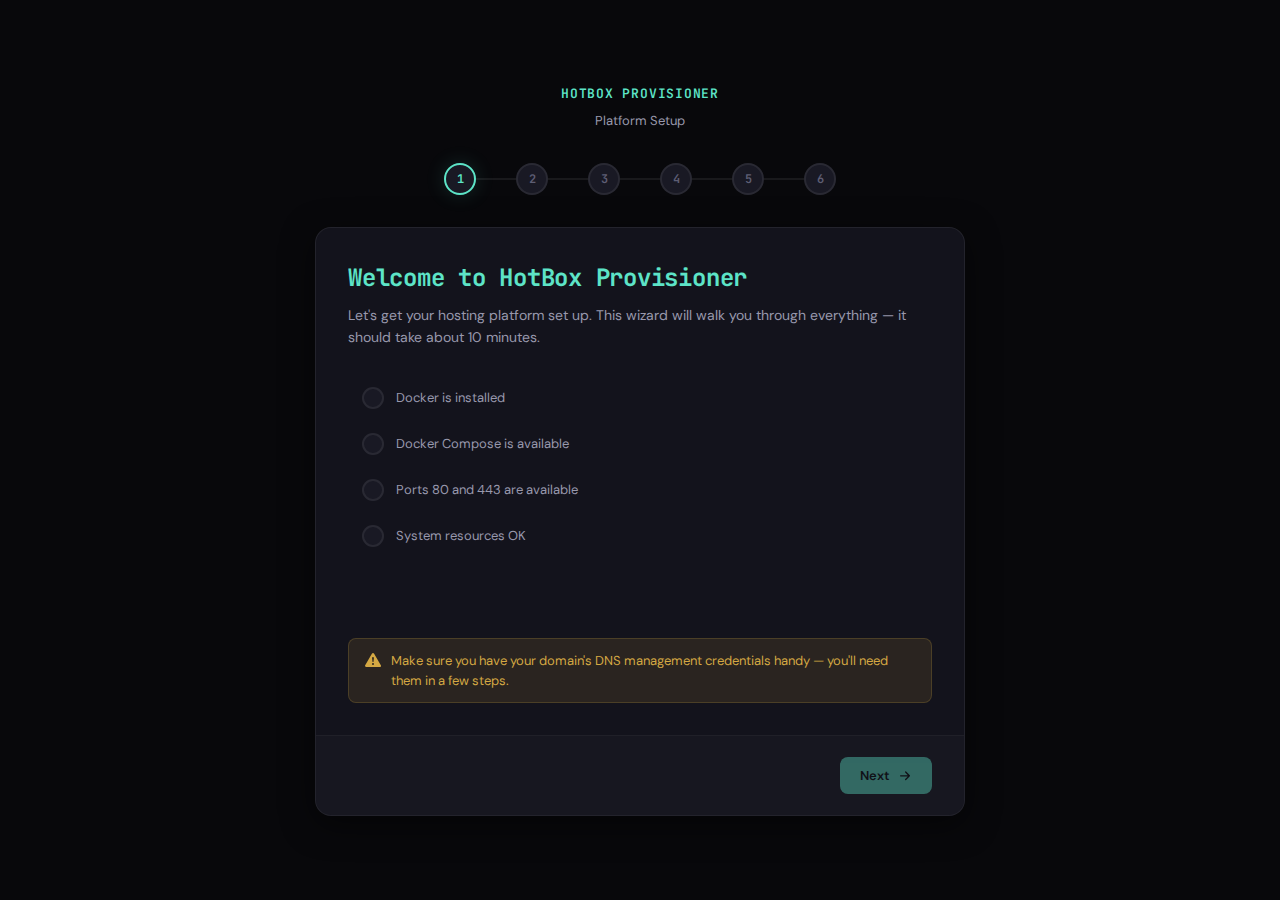
<file: prototypes/provisioner-platform-setup.html>
<!DOCTYPE html>
<html lang="en">
<head>
  <meta charset="UTF-8">
  <meta name="viewport" content="width=device-width, initial-scale=1.0">
  <title>HotBox Provisioner — Platform Setup</title>
  <link rel="preconnect" href="https://fonts.googleapis.com">
  <link rel="preconnect" href="https://fonts.gstatic.com" crossorigin>
  <link href="https://fonts.googleapis.com/css2?family=DM+Sans:ital,opsz,wght@0,9..40,300;0,9..40,400;0,9..40,500;0,9..40,600;0,9..40,700;1,9..40,400&family=JetBrains+Mono:wght@400;500;600;700&display=swap" rel="stylesheet">
  <style>
    /* ========================================
       Design Tokens
       ======================================== */
    :root {
      --bg-void: #08080b;
      --bg-deepest: #0b0b10;
      --bg-deep: #0f0f16;
      --bg-base: #13131c;
      --bg-raised: #191924;
      --bg-surface: #1f1f2c;
      --bg-hover: #262635;
      --bg-active: #2e2e3f;
      --bg-elevated: #35354a;

      --glass-subtle: rgba(255, 255, 255, 0.02);
      --glass-light: rgba(255, 255, 255, 0.04);
      --glass-medium: rgba(255, 255, 255, 0.06);
      --glass-strong: rgba(255, 255, 255, 0.08);

      --text-primary: #e8e8f0;
      --text-secondary: #9898ac;
      --text-muted: #5e5e74;
      --text-faint: #3a3a4e;

      --accent: #5de4c7;
      --accent-bright: #7aecd5;
      --accent-soft: #4dc4ab;
      --accent-dim: rgba(93, 228, 199, 0.15);
      --accent-wash: rgba(93, 228, 199, 0.08);
      --accent-ghost: rgba(93, 228, 199, 0.04);
      --accent-glow: 0 0 20px rgba(93, 228, 199, 0.15);
      --accent-glow-strong: 0 0 30px rgba(93, 228, 199, 0.25);

      --danger: #d45555;
      --danger-dim: rgba(212, 85, 85, 0.12);
      --warning: #d4a843;
      --warning-dim: rgba(212, 168, 67, 0.12);
      --success: #5ec269;
      --success-dim: rgba(94, 194, 105, 0.12);
      --info: #5586d4;
      --info-dim: rgba(85, 134, 212, 0.12);

      --border-subtle: rgba(255, 255, 255, 0.04);
      --border-light: rgba(255, 255, 255, 0.07);
      --border-medium: rgba(255, 255, 255, 0.10);
      --border-accent: rgba(93, 228, 199, 0.25);

      --shadow-sm: 0 1px 3px rgba(0, 0, 0, 0.3);
      --shadow-md: 0 4px 16px rgba(0, 0, 0, 0.4);
      --shadow-lg: 0 8px 32px rgba(0, 0, 0, 0.5);

      --r-xs: 3px;
      --r-sm: 5px;
      --r-md: 8px;
      --r-lg: 12px;
      --r-xl: 16px;
      --r-pill: 9999px;

      --t-fast: 80ms ease;
      --t-base: 150ms ease;
      --t-smooth: 250ms cubic-bezier(0.4, 0, 0.2, 1);

      --font-body: 'DM Sans', -apple-system, BlinkMacSystemFont, sans-serif;
      --font-mono: 'JetBrains Mono', 'SF Mono', 'Consolas', monospace;
    }

    /* ========================================
       Reset & Base
       ======================================== */
    *, *::before, *::after {
      margin: 0;
      padding: 0;
      box-sizing: border-box;
    }

    html, body {
      height: 100%;
    }

    body {
      font-family: var(--font-body);
      background: var(--bg-void);
      color: var(--text-primary);
      font-size: 14px;
      line-height: 1.5;
      -webkit-font-smoothing: antialiased;
      -moz-osx-font-smoothing: grayscale;
      display: flex;
      align-items: center;
      justify-content: center;
      min-height: 100vh;
      overflow-y: auto;
      padding: 40px 20px;
    }

    /* ========================================
       Wizard Container
       ======================================== */
    .wizard {
      width: 100%;
      max-width: 650px;
      position: relative;
    }

    .wizard-header {
      text-align: center;
      margin-bottom: 32px;
    }

    .wizard-logo {
      font-family: var(--font-mono);
      font-size: 13px;
      font-weight: 600;
      color: var(--accent);
      letter-spacing: 0.06em;
      text-transform: uppercase;
      margin-bottom: 8px;
    }

    .wizard-title {
      font-size: 22px;
      font-weight: 600;
      color: var(--text-primary);
      margin-bottom: 4px;
    }

    .wizard-subtitle {
      font-size: 13px;
      color: var(--text-secondary);
    }

    /* ========================================
       Step Indicator
       ======================================== */
    .step-indicator {
      display: flex;
      align-items: center;
      justify-content: center;
      gap: 0;
      margin-bottom: 32px;
    }

    .step-dot {
      width: 32px;
      height: 32px;
      border-radius: 50%;
      display: flex;
      align-items: center;
      justify-content: center;
      font-family: var(--font-mono);
      font-size: 12px;
      font-weight: 600;
      border: 2px solid var(--border-light);
      background: var(--bg-raised);
      color: var(--text-muted);
      transition: all var(--t-smooth);
      flex-shrink: 0;
      position: relative;
    }

    .step-dot.completed {
      background: var(--accent);
      border-color: var(--accent);
      color: var(--bg-void);
    }

    .step-dot.active {
      border-color: var(--accent);
      color: var(--accent);
      box-shadow: var(--accent-glow);
    }

    .step-line {
      width: 40px;
      height: 2px;
      background: var(--border-light);
      transition: background var(--t-smooth);
      flex-shrink: 0;
    }

    .step-line.completed {
      background: var(--accent);
    }

    /* ========================================
       Card
       ======================================== */
    .wizard-card {
      background: var(--bg-base);
      border: 1px solid var(--border-light);
      border-radius: var(--r-xl);
      box-shadow: var(--shadow-lg);
      overflow: hidden;
      position: relative;
    }

    .wizard-card-inner {
      position: relative;
      overflow: hidden;
    }

    /* ========================================
       Step Panels
       ======================================== */
    .step-panel {
      padding: 32px;
      display: none;
      animation-duration: 300ms;
      animation-fill-mode: both;
      animation-timing-function: cubic-bezier(0.4, 0, 0.2, 1);
    }

    .step-panel.active {
      display: block;
    }

    .step-panel.slide-in-right {
      animation-name: slideInRight;
    }

    .step-panel.slide-in-left {
      animation-name: slideInLeft;
    }

    @keyframes slideInRight {
      from { opacity: 0; transform: translateX(40px); }
      to { opacity: 1; transform: translateX(0); }
    }

    @keyframes slideInLeft {
      from { opacity: 0; transform: translateX(-40px); }
      to { opacity: 1; transform: translateX(0); }
    }

    .step-heading {
      font-size: 17px;
      font-weight: 600;
      color: var(--text-primary);
      margin-bottom: 4px;
    }

    .step-description {
      font-size: 13px;
      color: var(--text-secondary);
      margin-bottom: 24px;
    }

    /* ========================================
       Form Elements
       ======================================== */
    .form-group {
      margin-bottom: 20px;
    }

    .form-group:last-of-type {
      margin-bottom: 0;
    }

    .form-label {
      display: block;
      font-family: var(--font-mono);
      font-size: 11px;
      font-weight: 500;
      color: var(--text-muted);
      text-transform: uppercase;
      letter-spacing: 0.04em;
      margin-bottom: 6px;
    }

    .form-input,
    .form-select {
      width: 100%;
      background: var(--bg-raised);
      border: 1px solid var(--border-light);
      border-radius: var(--r-md);
      color: var(--text-primary);
      font-family: var(--font-body);
      font-size: 14px;
      padding: 10px 12px;
      transition: border-color var(--t-base), box-shadow var(--t-base);
      outline: none;
    }

    .form-input::placeholder {
      color: var(--text-faint);
    }

    .form-input:focus,
    .form-select:focus {
      border-color: var(--border-accent);
      box-shadow: 0 0 0 3px var(--accent-ghost), var(--accent-glow);
    }

    .form-input.error {
      border-color: var(--danger);
      box-shadow: 0 0 0 3px var(--danger-dim);
    }

    .form-select {
      appearance: none;
      background-image: url("data:image/svg+xml,%3Csvg xmlns='http://www.w3.org/2000/svg' width='12' height='12' fill='%235e5e74' viewBox='0 0 16 16'%3E%3Cpath d='M4 6l4 4 4-4'/%3E%3C/svg%3E");
      background-repeat: no-repeat;
      background-position: right 12px center;
      padding-right: 32px;
      cursor: pointer;
    }

    .form-select option {
      background: var(--bg-raised);
      color: var(--text-primary);
    }

    .form-hint {
      font-size: 12px;
      color: var(--text-muted);
      margin-top: 6px;
    }

    .form-error {
      font-size: 12px;
      color: var(--danger);
      margin-top: 6px;
      display: none;
    }

    .form-error.visible {
      display: block;
    }

    /* Password input group */
    .password-group {
      position: relative;
    }

    .password-group .form-input {
      padding-right: 44px;
    }

    .password-toggle {
      position: absolute;
      right: 8px;
      top: 50%;
      transform: translateY(-50%);
      background: none;
      border: none;
      color: var(--text-muted);
      cursor: pointer;
      padding: 4px;
      border-radius: var(--r-sm);
      display: flex;
      align-items: center;
      justify-content: center;
      transition: color var(--t-fast);
    }

    .password-toggle:hover {
      color: var(--text-secondary);
    }

    .password-match {
      display: flex;
      align-items: center;
      gap: 6px;
      font-size: 12px;
      margin-top: 6px;
      opacity: 0;
      transition: opacity var(--t-base);
    }

    .password-match.visible {
      opacity: 1;
    }

    .password-match.match {
      color: var(--success);
    }

    .password-match.no-match {
      color: var(--danger);
    }

    /* ========================================
       Buttons
       ======================================== */
    .wizard-footer {
      display: flex;
      justify-content: space-between;
      align-items: center;
      padding: 20px 32px;
      border-top: 1px solid var(--border-subtle);
      background: var(--glass-subtle);
    }

    .btn {
      font-family: var(--font-body);
      font-size: 13px;
      font-weight: 500;
      padding: 10px 20px;
      border-radius: var(--r-md);
      border: none;
      cursor: pointer;
      display: inline-flex;
      align-items: center;
      gap: 8px;
      transition: all var(--t-base);
      outline: none;
    }

    .btn:disabled {
      opacity: 0.4;
      cursor: not-allowed;
    }

    .btn-primary {
      background: var(--accent);
      color: var(--bg-void);
      font-weight: 600;
    }

    .btn-primary:hover:not(:disabled) {
      background: var(--accent-bright);
      box-shadow: var(--accent-glow);
    }

    .btn-primary:active:not(:disabled) {
      background: var(--accent-soft);
    }

    .btn-ghost {
      background: transparent;
      color: var(--text-secondary);
      border: 1px solid var(--border-light);
    }

    .btn-ghost:hover:not(:disabled) {
      background: var(--glass-medium);
      color: var(--text-primary);
      border-color: var(--border-medium);
    }

    .btn-accent-outline {
      background: var(--accent-ghost);
      color: var(--accent);
      border: 1px solid var(--border-accent);
    }

    .btn-accent-outline:hover:not(:disabled) {
      background: var(--accent-dim);
    }

    .btn-glow {
      box-shadow: var(--accent-glow-strong);
    }

    .btn-glow:hover:not(:disabled) {
      box-shadow: var(--accent-glow-strong), 0 0 40px rgba(93, 228, 199, 0.2);
    }

    .btn-sm {
      font-size: 12px;
      padding: 6px 14px;
    }

    /* ========================================
       Welcome Step
       ======================================== */
    .welcome-title {
      font-family: var(--font-mono);
      font-size: 24px;
      font-weight: 700;
      color: var(--accent);
      margin-bottom: 8px;
      letter-spacing: -0.01em;
    }

    .welcome-subtitle {
      font-size: 14px;
      color: var(--text-secondary);
      margin-bottom: 28px;
      line-height: 1.6;
    }

    .prereq-list {
      list-style: none;
      margin-bottom: 20px;
    }

    .prereq-item {
      display: flex;
      align-items: center;
      gap: 12px;
      padding: 10px 14px;
      border-radius: var(--r-md);
      margin-bottom: 4px;
      font-size: 13px;
      color: var(--text-secondary);
      transition: all var(--t-smooth);
    }

    .prereq-item.checked {
      color: var(--text-primary);
    }

    .prereq-icon {
      width: 22px;
      height: 22px;
      border-radius: 50%;
      display: flex;
      align-items: center;
      justify-content: center;
      flex-shrink: 0;
      border: 2px solid var(--border-light);
      background: var(--bg-raised);
      transition: all var(--t-smooth);
    }

    .prereq-item.checked .prereq-icon {
      background: var(--success);
      border-color: var(--success);
      color: var(--bg-void);
    }

    .prereq-icon svg {
      width: 12px;
      height: 12px;
      opacity: 0;
      transition: opacity var(--t-base);
    }

    .prereq-item.checked .prereq-icon svg {
      opacity: 1;
    }

    .prereq-version {
      font-family: var(--font-mono);
      font-size: 11px;
      color: var(--text-muted);
      margin-left: auto;
    }

    .prereq-item.checked .prereq-version {
      color: var(--accent-soft);
    }

    .prereq-banner {
      display: flex;
      align-items: center;
      gap: 10px;
      padding: 12px 16px;
      border-radius: var(--r-md);
      font-size: 13px;
      font-weight: 500;
      margin-bottom: 16px;
      opacity: 0;
      transform: translateY(8px);
      transition: all var(--t-smooth);
    }

    .prereq-banner.visible {
      opacity: 1;
      transform: translateY(0);
    }

    .prereq-banner.success {
      background: var(--success-dim);
      color: var(--success);
      border: 1px solid rgba(94, 194, 105, 0.2);
    }

    .callout {
      display: flex;
      align-items: flex-start;
      gap: 10px;
      padding: 12px 16px;
      border-radius: var(--r-md);
      font-size: 13px;
      line-height: 1.5;
    }

    .callout-warning {
      background: var(--warning-dim);
      color: var(--warning);
      border: 1px solid rgba(212, 168, 67, 0.2);
    }

    .callout-info {
      background: var(--info-dim);
      color: var(--info);
      border: 1px solid rgba(85, 134, 212, 0.2);
    }

    .callout-icon {
      flex-shrink: 0;
      margin-top: 1px;
    }

    /* ========================================
       DNS Visual Card
       ======================================== */
    .dns-card {
      background: var(--bg-surface);
      border: 1px solid var(--border-medium);
      border-radius: var(--r-lg);
      padding: 20px;
      margin-bottom: 20px;
    }

    .dns-card-title {
      font-family: var(--font-mono);
      font-size: 12px;
      font-weight: 600;
      color: var(--text-secondary);
      margin-bottom: 16px;
      letter-spacing: 0.02em;
    }

    .dns-table {
      width: 100%;
      border-collapse: collapse;
    }

    .dns-table th {
      font-family: var(--font-mono);
      font-size: 10px;
      font-weight: 600;
      color: var(--text-muted);
      text-transform: uppercase;
      letter-spacing: 0.06em;
      padding: 0 12px 10px 0;
      text-align: left;
      border-bottom: 1px solid var(--border-subtle);
    }

    .dns-table td {
      font-family: var(--font-mono);
      font-size: 13px;
      color: var(--text-primary);
      padding: 10px 12px 10px 0;
    }

    .dns-table tr:not(:last-child) td {
      border-bottom: 1px solid var(--border-subtle);
    }

    .dns-type-badge {
      display: inline-block;
      background: var(--accent-dim);
      color: var(--accent);
      padding: 2px 8px;
      border-radius: var(--r-sm);
      font-size: 11px;
      font-weight: 600;
    }

    .dns-value {
      color: var(--accent-soft);
    }

    /* ========================================
       Collapsible Sections
       ======================================== */
    .collapsible {
      margin-bottom: 12px;
      border: 1px solid var(--border-subtle);
      border-radius: var(--r-md);
      overflow: hidden;
    }

    .collapsible-trigger {
      width: 100%;
      display: flex;
      align-items: center;
      gap: 8px;
      padding: 12px 16px;
      background: var(--glass-subtle);
      border: none;
      color: var(--text-secondary);
      font-family: var(--font-body);
      font-size: 13px;
      font-weight: 500;
      cursor: pointer;
      transition: all var(--t-base);
      text-align: left;
    }

    .collapsible-trigger:hover {
      background: var(--glass-light);
      color: var(--text-primary);
    }

    .collapsible-chevron {
      transition: transform var(--t-smooth);
      flex-shrink: 0;
    }

    .collapsible.open .collapsible-chevron {
      transform: rotate(90deg);
    }

    .collapsible-body {
      max-height: 0;
      overflow: hidden;
      transition: max-height 0.3s cubic-bezier(0.4, 0, 0.2, 1);
    }

    .collapsible.open .collapsible-body {
      max-height: 600px;
    }

    .collapsible-content {
      padding: 16px;
      font-size: 13px;
      color: var(--text-secondary);
      line-height: 1.7;
    }

    .collapsible-content ol {
      padding-left: 20px;
    }

    .collapsible-content ol li {
      margin-bottom: 8px;
    }

    .collapsible-content code {
      font-family: var(--font-mono);
      font-size: 12px;
      background: var(--bg-raised);
      padding: 1px 6px;
      border-radius: var(--r-xs);
      color: var(--accent);
    }

    .collapsible-content strong {
      color: var(--text-primary);
      font-weight: 500;
    }

    /* ========================================
       Verify Button & Status
       ======================================== */
    .verify-row {
      display: flex;
      align-items: center;
      gap: 12px;
      margin-top: 4px;
    }

    .verify-status {
      display: flex;
      align-items: center;
      gap: 8px;
      font-size: 13px;
      opacity: 0;
      transition: opacity var(--t-smooth);
    }

    .verify-status.visible {
      opacity: 1;
    }

    .verify-status.success {
      color: var(--success);
    }

    .verify-status.checking {
      color: var(--text-muted);
    }

    .verify-note {
      font-size: 12px;
      color: var(--text-muted);
      margin-top: 8px;
    }

    .spinner {
      display: inline-block;
      width: 16px;
      height: 16px;
      border: 2px solid var(--border-light);
      border-top-color: var(--accent);
      border-radius: 50%;
      animation: spin 0.6s linear infinite;
    }

    @keyframes spin {
      to { transform: rotate(360deg); }
    }

    /* ========================================
       SSL Provider Fields
       ======================================== */
    .provider-fields {
      display: none;
      margin-top: 16px;
      padding-top: 16px;
      border-top: 1px solid var(--border-subtle);
    }

    .provider-fields.visible {
      display: block;
    }

    /* ========================================
       Review Summary
       ======================================== */
    .review-section {
      margin-bottom: 20px;
    }

    .review-section:last-child {
      margin-bottom: 0;
    }

    .review-section-header {
      display: flex;
      align-items: center;
      justify-content: space-between;
      margin-bottom: 12px;
    }

    .review-section-title {
      font-family: var(--font-mono);
      font-size: 11px;
      font-weight: 600;
      color: var(--text-muted);
      text-transform: uppercase;
      letter-spacing: 0.06em;
    }

    .review-edit-link {
      font-size: 12px;
      color: var(--accent);
      cursor: pointer;
      background: none;
      border: none;
      font-family: var(--font-body);
      transition: color var(--t-fast);
    }

    .review-edit-link:hover {
      color: var(--accent-bright);
    }

    .review-card {
      background: var(--bg-raised);
      border: 1px solid var(--border-subtle);
      border-radius: var(--r-md);
      padding: 14px 16px;
    }

    .review-row {
      display: flex;
      align-items: center;
      justify-content: space-between;
      padding: 6px 0;
    }

    .review-row:not(:last-child) {
      border-bottom: 1px solid var(--border-subtle);
    }

    .review-label {
      font-size: 13px;
      color: var(--text-muted);
    }

    .review-value {
      font-family: var(--font-mono);
      font-size: 13px;
      color: var(--text-primary);
    }

    /* ========================================
       Initialization Progress
       ======================================== */
    .init-progress {
      display: none;
    }

    .init-progress.visible {
      display: block;
    }

    .init-step {
      display: flex;
      align-items: center;
      gap: 12px;
      padding: 10px 0;
      font-size: 13px;
      color: var(--text-muted);
      transition: color var(--t-smooth);
    }

    .init-step.active {
      color: var(--text-secondary);
    }

    .init-step.completed {
      color: var(--text-primary);
    }

    .init-step-icon {
      width: 22px;
      height: 22px;
      border-radius: 50%;
      display: flex;
      align-items: center;
      justify-content: center;
      flex-shrink: 0;
      background: var(--bg-raised);
      border: 2px solid var(--border-light);
      transition: all var(--t-smooth);
    }

    .init-step.active .init-step-icon {
      border-color: var(--accent);
    }

    .init-step.completed .init-step-icon {
      background: var(--success);
      border-color: var(--success);
    }

    .init-step.completed .init-step-icon svg {
      opacity: 1;
    }

    .init-step-icon svg {
      width: 12px;
      height: 12px;
      opacity: 0;
      transition: opacity var(--t-base);
    }

    .init-step.final.completed {
      color: var(--accent);
      font-weight: 600;
    }

    .init-step.final.completed .init-step-icon {
      background: var(--accent);
      border-color: var(--accent);
      box-shadow: var(--accent-glow);
    }

    .init-complete {
      display: none;
      text-align: center;
      padding-top: 24px;
      border-top: 1px solid var(--border-subtle);
      margin-top: 24px;
    }

    .init-complete.visible {
      display: block;
      animation: fadeInUp 0.5s cubic-bezier(0.4, 0, 0.2, 1) both;
    }

    @keyframes fadeInUp {
      from { opacity: 0; transform: translateY(12px); }
      to { opacity: 1; transform: translateY(0); }
    }

    .init-complete-title {
      font-family: var(--font-mono);
      font-size: 18px;
      font-weight: 700;
      color: var(--accent);
      margin-bottom: 8px;
    }

    .init-complete-text {
      font-size: 13px;
      color: var(--text-secondary);
      margin-bottom: 20px;
    }

    .celebration-glow {
      animation: pulseGlow 2s ease-in-out infinite;
    }

    @keyframes pulseGlow {
      0%, 100% { box-shadow: var(--accent-glow); }
      50% { box-shadow: var(--accent-glow-strong), 0 0 50px rgba(93, 228, 199, 0.15); }
    }

    /* ========================================
       Particles
       ======================================== */
    .particles-container {
      position: fixed;
      inset: 0;
      pointer-events: none;
      z-index: 100;
      overflow: hidden;
      display: none;
    }

    .particles-container.active {
      display: block;
    }

    .particle {
      position: absolute;
      width: 4px;
      height: 4px;
      background: var(--accent);
      border-radius: 50%;
      opacity: 0;
      animation: particleFall 2.5s ease-in forwards;
    }

    @keyframes particleFall {
      0% { opacity: 1; transform: translateY(0) rotate(0deg) scale(1); }
      70% { opacity: 0.7; }
      100% { opacity: 0; transform: translateY(100vh) rotate(720deg) scale(0.3); }
    }

    /* ========================================
       Number Input
       ======================================== */
    .form-input[type="number"] {
      -moz-appearance: textfield;
    }

    .form-input[type="number"]::-webkit-outer-spin-button,
    .form-input[type="number"]::-webkit-inner-spin-button {
      -webkit-appearance: none;
      margin: 0;
    }
  </style>
</head>
<body>

<div class="particles-container" id="particles"></div>

<div class="wizard" role="main">
  <!-- Header -->
  <div class="wizard-header">
    <div class="wizard-logo">HotBox Provisioner</div>
    <div class="wizard-subtitle">Platform Setup</div>
  </div>

  <!-- Step Indicator -->
  <div class="step-indicator" role="navigation" aria-label="Setup progress">
    <div class="step-dot active" data-step="1">1</div>
    <div class="step-line" data-line="1"></div>
    <div class="step-dot" data-step="2">2</div>
    <div class="step-line" data-line="2"></div>
    <div class="step-dot" data-step="3">3</div>
    <div class="step-line" data-line="3"></div>
    <div class="step-dot" data-step="4">4</div>
    <div class="step-line" data-line="4"></div>
    <div class="step-dot" data-step="5">5</div>
    <div class="step-line" data-line="5"></div>
    <div class="step-dot" data-step="6">6</div>
  </div>

  <!-- Wizard Card -->
  <div class="wizard-card">
    <div class="wizard-card-inner">

      <!-- Step 1: Welcome & Prerequisites -->
      <div class="step-panel active" id="step-1">
        <div class="welcome-title">Welcome to HotBox Provisioner</div>
        <div class="welcome-subtitle">
          Let's get your hosting platform set up. This wizard will walk you through everything — it should take about 10 minutes.
        </div>

        <ul class="prereq-list" id="prereq-list">
          <li class="prereq-item" id="prereq-docker">
            <span class="prereq-icon">
              <svg viewBox="0 0 16 16" fill="currentColor"><path d="M13.78 4.22a.75.75 0 0 1 0 1.06l-7.25 7.25a.75.75 0 0 1-1.06 0L2.22 9.28a.75.75 0 0 1 1.06-1.06L6 10.94l6.72-6.72a.75.75 0 0 1 1.06 0Z"/></svg>
            </span>
            <span>Docker is installed</span>
            <span class="prereq-version" id="prereq-docker-ver"></span>
          </li>
          <li class="prereq-item" id="prereq-compose">
            <span class="prereq-icon">
              <svg viewBox="0 0 16 16" fill="currentColor"><path d="M13.78 4.22a.75.75 0 0 1 0 1.06l-7.25 7.25a.75.75 0 0 1-1.06 0L2.22 9.28a.75.75 0 0 1 1.06-1.06L6 10.94l6.72-6.72a.75.75 0 0 1 1.06 0Z"/></svg>
            </span>
            <span>Docker Compose is available</span>
            <span class="prereq-version" id="prereq-compose-ver"></span>
          </li>
          <li class="prereq-item" id="prereq-ports">
            <span class="prereq-icon">
              <svg viewBox="0 0 16 16" fill="currentColor"><path d="M13.78 4.22a.75.75 0 0 1 0 1.06l-7.25 7.25a.75.75 0 0 1-1.06 0L2.22 9.28a.75.75 0 0 1 1.06-1.06L6 10.94l6.72-6.72a.75.75 0 0 1 1.06 0Z"/></svg>
            </span>
            <span>Ports 80 and 443 are available</span>
            <span class="prereq-version" id="prereq-ports-ver"></span>
          </li>
          <li class="prereq-item" id="prereq-resources">
            <span class="prereq-icon">
              <svg viewBox="0 0 16 16" fill="currentColor"><path d="M13.78 4.22a.75.75 0 0 1 0 1.06l-7.25 7.25a.75.75 0 0 1-1.06 0L2.22 9.28a.75.75 0 0 1 1.06-1.06L6 10.94l6.72-6.72a.75.75 0 0 1 1.06 0Z"/></svg>
            </span>
            <span>System resources OK</span>
            <span class="prereq-version" id="prereq-resources-ver"></span>
          </li>
        </ul>

        <div class="prereq-banner success" id="prereq-banner">
          <svg width="16" height="16" viewBox="0 0 16 16" fill="currentColor"><path d="M13.78 4.22a.75.75 0 0 1 0 1.06l-7.25 7.25a.75.75 0 0 1-1.06 0L2.22 9.28a.75.75 0 0 1 1.06-1.06L6 10.94l6.72-6.72a.75.75 0 0 1 1.06 0Z"/></svg>
          All checks passed
        </div>

        <div class="callout callout-warning">
          <span class="callout-icon">
            <svg width="16" height="16" viewBox="0 0 16 16" fill="currentColor"><path d="M8.982 1.566a1.13 1.13 0 0 0-1.96 0L.165 13.233c-.457.778.091 1.767.98 1.767h13.713c.889 0 1.438-.99.98-1.767L8.982 1.566zM8 5c.535 0 .954.462.9.995l-.35 3.507a.552.552 0 0 1-1.1 0L7.1 5.995A.905.905 0 0 1 8 5zm.002 6a1 1 0 1 1 0 2 1 1 0 0 1 0-2z"/></svg>
          </span>
          <span>Make sure you have your domain's DNS management credentials handy — you'll need them in a few steps.</span>
        </div>
      </div>

      <!-- Step 2: Domain Configuration -->
      <div class="step-panel" id="step-2">
        <div class="step-heading">Domain Configuration</div>
        <div class="step-description">Configure the base domain and resource limits for your hosting platform.</div>

        <div class="form-group">
          <label class="form-label" for="base-domain">Base Domain</label>
          <input type="text" class="form-input" id="base-domain" placeholder="hotboxchat.ca" value="hotboxchat.ca">
          <div class="form-hint">This is the domain you own. Instances will be created as subdomains (e.g., myserver.hotboxchat.ca)</div>
          <div class="form-error" id="domain-error">Please enter a valid domain (e.g., example.com)</div>
        </div>

        <div class="form-group">
          <label class="form-label" for="server-ip">Server IP</label>
          <input type="text" class="form-input" id="server-ip" placeholder="167.172.5.42" value="167.172.5.42">
          <div class="form-hint">We detected this from your network interface. Change it if you're behind a load balancer.</div>
          <div class="form-error" id="ip-error">Please enter a valid IPv4 address</div>
        </div>

        <div class="form-group">
          <label class="form-label" for="max-instances">Max Instances</label>
          <input type="number" class="form-input" id="max-instances" value="10" min="1" max="100" style="max-width: 120px;">
          <div class="form-hint">Maximum number of HotBox instances this server will host</div>
        </div>
      </div>

      <!-- Step 3: DNS Setup Guide -->
      <div class="step-panel" id="step-3">
        <div class="step-heading">Configure Your DNS</div>
        <div class="step-description">You need two DNS records so that your domain and all subdomains point to this server.</div>

        <div class="dns-card">
          <div class="dns-card-title">DNS Records for <span id="dns-domain-display">hotboxchat.ca</span></div>
          <table class="dns-table">
            <thead>
              <tr>
                <th>Type</th>
                <th>Host</th>
                <th>Value</th>
                <th>TTL</th>
              </tr>
            </thead>
            <tbody>
              <tr>
                <td><span class="dns-type-badge">A</span></td>
                <td>@</td>
                <td class="dns-value dns-ip-display">167.172.5.42</td>
                <td>5 min</td>
              </tr>
              <tr>
                <td><span class="dns-type-badge">A</span></td>
                <td>*</td>
                <td class="dns-value dns-ip-display">167.172.5.42</td>
                <td>5 min</td>
              </tr>
            </tbody>
          </table>
        </div>

        <!-- Namecheap Guide (expanded by default) -->
        <div class="collapsible open" id="collapsible-namecheap">
          <button class="collapsible-trigger" type="button" onclick="toggleCollapsible('collapsible-namecheap')">
            <svg class="collapsible-chevron" width="12" height="12" viewBox="0 0 16 16" fill="currentColor"><path d="M6.22 3.22a.75.75 0 0 1 1.06 0l4.25 4.25a.75.75 0 0 1 0 1.06l-4.25 4.25a.75.75 0 0 1-1.06-1.06L9.94 8 6.22 4.28a.75.75 0 0 1 0-1.06Z"/></svg>
            How to do this in Namecheap
          </button>
          <div class="collapsible-body">
            <div class="collapsible-content">
              <ol>
                <li>Log in to Namecheap and go to <strong>Domain List</strong>, then click <strong>Manage</strong> next to your domain.</li>
                <li>Go to the <strong>Advanced DNS</strong> tab.</li>
                <li>Delete any existing "parking page" or "URL redirect" records.</li>
                <li>Click <strong>Add New Record</strong> and create:
                  <br>Type: <code>A Record</code>, Host: <code>@</code>, Value: <code class="dns-ip-inline">167.172.5.42</code>, TTL: <code>5 min</code>
                  <br>Type: <code>A Record</code>, Host: <code>*</code>, Value: <code class="dns-ip-inline">167.172.5.42</code>, TTL: <code>5 min</code>
                </li>
                <li>Save and wait 2-5 minutes for propagation.</li>
              </ol>
            </div>
          </div>
        </div>

        <!-- Other providers (collapsed by default) -->
        <div class="collapsible" id="collapsible-other-dns">
          <button class="collapsible-trigger" type="button" onclick="toggleCollapsible('collapsible-other-dns')">
            <svg class="collapsible-chevron" width="12" height="12" viewBox="0 0 16 16" fill="currentColor"><path d="M6.22 3.22a.75.75 0 0 1 1.06 0l4.25 4.25a.75.75 0 0 1 0 1.06l-4.25 4.25a.75.75 0 0 1-1.06-1.06L9.94 8 6.22 4.28a.75.75 0 0 1 0-1.06Z"/></svg>
            Using a different DNS provider?
          </button>
          <div class="collapsible-body">
            <div class="collapsible-content">
              You just need to create the same two A records in whatever DNS provider you use. Most providers have a similar interface — look for an "Advanced DNS" or "DNS Records" section, and add an <code>A Record</code> for <code>@</code> and <code>*</code>, both pointing to your server IP <code class="dns-ip-inline">167.172.5.42</code>.
            </div>
          </div>
        </div>

        <div class="verify-row" style="margin-top: 16px;">
          <button class="btn btn-accent-outline btn-sm" id="verify-dns-btn" onclick="verifyDns()">Verify DNS</button>
          <div class="verify-status" id="dns-verify-status">
            <span class="spinner" id="dns-spinner" style="display:none;"></span>
            <svg id="dns-check" style="display:none;" width="16" height="16" viewBox="0 0 16 16" fill="currentColor" color="var(--success)"><path d="M13.78 4.22a.75.75 0 0 1 0 1.06l-7.25 7.25a.75.75 0 0 1-1.06 0L2.22 9.28a.75.75 0 0 1 1.06-1.06L6 10.94l6.72-6.72a.75.75 0 0 1 1.06 0Z"/></svg>
            <span id="dns-verify-text"></span>
          </div>
        </div>
        <div class="verify-note" id="dns-verify-note" style="display:none;">If verification fails, DNS propagation can take up to 30 minutes. You can skip this and verify later.</div>
      </div>

      <!-- Step 4: SSL & Reverse Proxy -->
      <div class="step-panel" id="step-4">
        <div class="step-heading">SSL Certificates</div>
        <div class="step-description">Wildcard SSL requires API access to your DNS provider so certificates can be issued automatically.</div>

        <div class="form-group">
          <label class="form-label" for="dns-provider">DNS Provider</label>
          <select class="form-select" id="dns-provider" onchange="updateProviderFields()">
            <option value="">Select your DNS provider...</option>
            <option value="namecheap">Namecheap</option>
            <option value="cloudflare">Cloudflare</option>
            <option value="digitalocean">DigitalOcean</option>
            <option value="other">Other</option>
          </select>
        </div>

        <!-- Namecheap fields -->
        <div class="provider-fields" id="fields-namecheap">
          <div class="form-group">
            <label class="form-label" for="nc-api-user">API User</label>
            <input type="text" class="form-input" id="nc-api-user" placeholder="Your Namecheap username">
            <div class="form-hint">Usually your Namecheap username</div>
          </div>
          <div class="form-group">
            <label class="form-label" for="nc-api-key">API Key</label>
            <div class="password-group">
              <input type="password" class="form-input" id="nc-api-key" placeholder="Namecheap API key">
              <button type="button" class="password-toggle" onclick="togglePassword('nc-api-key', this)" aria-label="Toggle API key visibility">
                <svg width="16" height="16" viewBox="0 0 16 16" fill="currentColor"><path d="M8 3.5c-2.91 0-5.42 1.77-6.84 4.5C2.58 10.73 5.09 12.5 8 12.5s5.42-1.77 6.84-4.5C13.42 5.27 10.91 3.5 8 3.5zM8 11a3 3 0 1 1 0-6 3 3 0 0 1 0 6zm0-5a2 2 0 1 0 0 4 2 2 0 0 0 0-4z"/></svg>
              </button>
            </div>
          </div>

          <div class="collapsible" id="collapsible-nc-help">
            <button class="collapsible-trigger" type="button" onclick="toggleCollapsible('collapsible-nc-help')">
              <svg class="collapsible-chevron" width="12" height="12" viewBox="0 0 16 16" fill="currentColor"><path d="M6.22 3.22a.75.75 0 0 1 1.06 0l4.25 4.25a.75.75 0 0 1 0 1.06l-4.25 4.25a.75.75 0 0 1-1.06-1.06L9.94 8 6.22 4.28a.75.75 0 0 1 0-1.06Z"/></svg>
              Where to find your Namecheap API key
            </button>
            <div class="collapsible-body">
              <div class="collapsible-content">
                <ol>
                  <li>Go to <strong>Profile</strong> then <strong>Tools</strong> then <strong>API Access</strong>.</li>
                  <li>Enable API access (requires 20+ domains or $50+ account balance).</li>
                  <li>Whitelist your server IP: <code class="dns-ip-inline">167.172.5.42</code></li>
                  <li>Copy the API key.</li>
                </ol>
              </div>
            </div>
          </div>

          <div class="callout callout-info" style="margin-top: 12px;">
            <span class="callout-icon">
              <svg width="16" height="16" viewBox="0 0 16 16" fill="currentColor"><path d="M8 16A8 8 0 1 0 8 0a8 8 0 0 0 0 16zm.93-9.412-1 4.705c-.07.34.029.533.304.533.194 0 .487-.07.686-.246l-.088.416c-.287.346-.92.598-1.465.598-.703 0-1.002-.422-.808-1.319l.738-3.468c.064-.293.006-.399-.287-.399l-.451.003.082-.381 1.92-.187h.37l-.632 2.745zM8 5.5a1 1 0 1 1 0-2 1 1 0 0 1 0 2z"/></svg>
            </span>
            <span>If you can't enable Namecheap API access, consider switching to Cloudflare (free) — select it from the dropdown above.</span>
          </div>
        </div>

        <!-- Cloudflare fields -->
        <div class="provider-fields" id="fields-cloudflare">
          <div class="form-group">
            <label class="form-label" for="cf-api-token">API Token</label>
            <div class="password-group">
              <input type="password" class="form-input" id="cf-api-token" placeholder="Cloudflare API token">
              <button type="button" class="password-toggle" onclick="togglePassword('cf-api-token', this)" aria-label="Toggle API token visibility">
                <svg width="16" height="16" viewBox="0 0 16 16" fill="currentColor"><path d="M8 3.5c-2.91 0-5.42 1.77-6.84 4.5C2.58 10.73 5.09 12.5 8 12.5s5.42-1.77 6.84-4.5C13.42 5.27 10.91 3.5 8 3.5zM8 11a3 3 0 1 1 0-6 3 3 0 0 1 0 6zm0-5a2 2 0 1 0 0 4 2 2 0 0 0 0-4z"/></svg>
              </button>
            </div>
          </div>

          <div class="collapsible" id="collapsible-cf-help">
            <button class="collapsible-trigger" type="button" onclick="toggleCollapsible('collapsible-cf-help')">
              <svg class="collapsible-chevron" width="12" height="12" viewBox="0 0 16 16" fill="currentColor"><path d="M6.22 3.22a.75.75 0 0 1 1.06 0l4.25 4.25a.75.75 0 0 1 0 1.06l-4.25 4.25a.75.75 0 0 1-1.06-1.06L9.94 8 6.22 4.28a.75.75 0 0 1 0-1.06Z"/></svg>
              How to create a Cloudflare API token
            </button>
            <div class="collapsible-body">
              <div class="collapsible-content">
                <ol>
                  <li>Log in to Cloudflare and go to <strong>My Profile</strong> then <strong>API Tokens</strong>.</li>
                  <li>Click <strong>Create Token</strong>.</li>
                  <li>Use the <strong>Edit zone DNS</strong> template.</li>
                  <li>Under <strong>Zone Resources</strong>, select your domain.</li>
                  <li>Click <strong>Continue to summary</strong> then <strong>Create Token</strong>.</li>
                  <li>Copy the token — it is only shown once.</li>
                </ol>
              </div>
            </div>
          </div>
        </div>

        <!-- DigitalOcean fields -->
        <div class="provider-fields" id="fields-digitalocean">
          <div class="form-group">
            <label class="form-label" for="do-api-token">API Token</label>
            <div class="password-group">
              <input type="password" class="form-input" id="do-api-token" placeholder="DigitalOcean API token">
              <button type="button" class="password-toggle" onclick="togglePassword('do-api-token', this)" aria-label="Toggle API token visibility">
                <svg width="16" height="16" viewBox="0 0 16 16" fill="currentColor"><path d="M8 3.5c-2.91 0-5.42 1.77-6.84 4.5C2.58 10.73 5.09 12.5 8 12.5s5.42-1.77 6.84-4.5C13.42 5.27 10.91 3.5 8 3.5zM8 11a3 3 0 1 1 0-6 3 3 0 0 1 0 6zm0-5a2 2 0 1 0 0 4 2 2 0 0 0 0-4z"/></svg>
              </button>
            </div>
          </div>
        </div>

        <!-- Other provider -->
        <div class="provider-fields" id="fields-other">
          <div class="callout callout-warning">
            <span class="callout-icon">
              <svg width="16" height="16" viewBox="0 0 16 16" fill="currentColor"><path d="M8.982 1.566a1.13 1.13 0 0 0-1.96 0L.165 13.233c-.457.778.091 1.767.98 1.767h13.713c.889 0 1.438-.99.98-1.767L8.982 1.566zM8 5c.535 0 .954.462.9.995l-.35 3.507a.552.552 0 0 1-1.1 0L7.1 5.995A.905.905 0 0 1 8 5zm.002 6a1 1 0 1 1 0 2 1 1 0 0 1 0-2z"/></svg>
            </span>
            <span>You will need to configure Caddy manually after setup to support wildcard SSL with your DNS provider. See the <a href="#" style="color: var(--accent);">Caddy DNS module documentation</a> for details.</span>
          </div>
        </div>

        <!-- Test Connection -->
        <div class="verify-row" id="ssl-test-row" style="margin-top: 20px; display: none;">
          <button class="btn btn-accent-outline btn-sm" id="test-ssl-btn" onclick="testSslConnection()">Test Connection</button>
          <div class="verify-status" id="ssl-verify-status">
            <span class="spinner" id="ssl-spinner" style="display:none;"></span>
            <svg id="ssl-check" style="display:none;" width="16" height="16" viewBox="0 0 16 16" fill="currentColor" color="var(--success)"><path d="M13.78 4.22a.75.75 0 0 1 0 1.06l-7.25 7.25a.75.75 0 0 1-1.06 0L2.22 9.28a.75.75 0 0 1 1.06-1.06L6 10.94l6.72-6.72a.75.75 0 0 1 1.06 0Z"/></svg>
            <span id="ssl-verify-text"></span>
          </div>
        </div>
      </div>

      <!-- Step 5: Admin Account -->
      <div class="step-panel" id="step-5">
        <div class="step-heading">Create Platform Admin</div>
        <div class="step-description">This is your admin account for the provisioner dashboard — not for individual HotBox instances.</div>

        <div class="form-group">
          <label class="form-label" for="admin-username">Username</label>
          <input type="text" class="form-input" id="admin-username" placeholder="admin">
          <div class="form-error" id="username-error">Username is required</div>
        </div>

        <div class="form-group">
          <label class="form-label" for="admin-email">Email</label>
          <input type="email" class="form-input" id="admin-email" placeholder="admin@hotboxchat.ca">
          <div class="form-error" id="email-error">Please enter a valid email address</div>
        </div>

        <div class="form-group">
          <label class="form-label" for="admin-password">Password</label>
          <div class="password-group">
            <input type="password" class="form-input" id="admin-password" placeholder="Strong password">
            <button type="button" class="password-toggle" onclick="togglePassword('admin-password', this)" aria-label="Toggle password visibility">
              <svg width="16" height="16" viewBox="0 0 16 16" fill="currentColor"><path d="M8 3.5c-2.91 0-5.42 1.77-6.84 4.5C2.58 10.73 5.09 12.5 8 12.5s5.42-1.77 6.84-4.5C13.42 5.27 10.91 3.5 8 3.5zM8 11a3 3 0 1 1 0-6 3 3 0 0 1 0 6zm0-5a2 2 0 1 0 0 4 2 2 0 0 0 0-4z"/></svg>
            </button>
          </div>
        </div>

        <div class="form-group">
          <label class="form-label" for="admin-confirm">Confirm Password</label>
          <div class="password-group">
            <input type="password" class="form-input" id="admin-confirm" placeholder="Confirm password" oninput="checkPasswordMatch()">
            <button type="button" class="password-toggle" onclick="togglePassword('admin-confirm', this)" aria-label="Toggle password visibility">
              <svg width="16" height="16" viewBox="0 0 16 16" fill="currentColor"><path d="M8 3.5c-2.91 0-5.42 1.77-6.84 4.5C2.58 10.73 5.09 12.5 8 12.5s5.42-1.77 6.84-4.5C13.42 5.27 10.91 3.5 8 3.5zM8 11a3 3 0 1 1 0-6 3 3 0 0 1 0 6zm0-5a2 2 0 1 0 0 4 2 2 0 0 0 0-4z"/></svg>
            </button>
          </div>
          <div class="password-match" id="password-match">
            <span id="match-icon"></span>
            <span id="match-text"></span>
          </div>
        </div>
      </div>

      <!-- Step 6: Review & Initialize -->
      <div class="step-panel" id="step-6">
        <div id="review-content">
          <div class="step-heading">Review & Initialize</div>
          <div class="step-description">Everything looks good. Review your configuration and initialize the platform.</div>

          <div class="review-section">
            <div class="review-section-header">
              <span class="review-section-title">Platform</span>
              <button class="review-edit-link" onclick="goToStep(2)">Edit</button>
            </div>
            <div class="review-card">
              <div class="review-row">
                <span class="review-label">Domain</span>
                <span class="review-value" id="review-domain">hotboxchat.ca</span>
              </div>
              <div class="review-row">
                <span class="review-label">Server IP</span>
                <span class="review-value" id="review-ip">167.172.5.42</span>
              </div>
              <div class="review-row">
                <span class="review-label">Max instances</span>
                <span class="review-value" id="review-max">10</span>
              </div>
            </div>
          </div>

          <div class="review-section">
            <div class="review-section-header">
              <span class="review-section-title">DNS & SSL</span>
              <button class="review-edit-link" onclick="goToStep(4)">Edit</button>
            </div>
            <div class="review-card">
              <div class="review-row">
                <span class="review-label">Provider</span>
                <span class="review-value" id="review-provider">Namecheap</span>
              </div>
              <div class="review-row">
                <span class="review-label">API User</span>
                <span class="review-value" id="review-api-user">cpike</span>
              </div>
              <div class="review-row">
                <span class="review-label">Wildcard cert</span>
                <span class="review-value" id="review-cert">*.hotboxchat.ca</span>
              </div>
            </div>
          </div>

          <div class="review-section">
            <div class="review-section-header">
              <span class="review-section-title">Admin Account</span>
              <button class="review-edit-link" onclick="goToStep(5)">Edit</button>
            </div>
            <div class="review-card">
              <div class="review-row">
                <span class="review-label">Username</span>
                <span class="review-value" id="review-username">admin</span>
              </div>
              <div class="review-row">
                <span class="review-label">Email</span>
                <span class="review-value" id="review-email">admin@hotboxchat.ca</span>
              </div>
            </div>
          </div>
        </div>

        <!-- Initialization Progress (hidden initially) -->
        <div class="init-progress" id="init-progress">
          <div class="step-heading">Initializing Platform</div>
          <div class="step-description">Setting up your HotBox hosting environment...</div>

          <div class="init-step" id="init-1">
            <span class="init-step-icon">
              <svg viewBox="0 0 16 16" fill="currentColor" color="var(--bg-void)"><path d="M13.78 4.22a.75.75 0 0 1 0 1.06l-7.25 7.25a.75.75 0 0 1-1.06 0L2.22 9.28a.75.75 0 0 1 1.06-1.06L6 10.94l6.72-6.72a.75.75 0 0 1 1.06 0Z"/></svg>
            </span>
            <span>Creating provisioner database...</span>
          </div>
          <div class="init-step" id="init-2">
            <span class="init-step-icon">
              <svg viewBox="0 0 16 16" fill="currentColor" color="var(--bg-void)"><path d="M13.78 4.22a.75.75 0 0 1 0 1.06l-7.25 7.25a.75.75 0 0 1-1.06 0L2.22 9.28a.75.75 0 0 1 1.06-1.06L6 10.94l6.72-6.72a.75.75 0 0 1 1.06 0Z"/></svg>
            </span>
            <span>Seeding admin account...</span>
          </div>
          <div class="init-step" id="init-3">
            <span class="init-step-icon">
              <svg viewBox="0 0 16 16" fill="currentColor" color="var(--bg-void)"><path d="M13.78 4.22a.75.75 0 0 1 0 1.06l-7.25 7.25a.75.75 0 0 1-1.06 0L2.22 9.28a.75.75 0 0 1 1.06-1.06L6 10.94l6.72-6.72a.75.75 0 0 1 1.06 0Z"/></svg>
            </span>
            <span>Configuring Caddy reverse proxy...</span>
          </div>
          <div class="init-step" id="init-4">
            <span class="init-step-icon">
              <svg viewBox="0 0 16 16" fill="currentColor" color="var(--bg-void)"><path d="M13.78 4.22a.75.75 0 0 1 0 1.06l-7.25 7.25a.75.75 0 0 1-1.06 0L2.22 9.28a.75.75 0 0 1 1.06-1.06L6 10.94l6.72-6.72a.75.75 0 0 1 1.06 0Z"/></svg>
            </span>
            <span>Requesting wildcard SSL certificate...</span>
          </div>
          <div class="init-step" id="init-5">
            <span class="init-step-icon">
              <svg viewBox="0 0 16 16" fill="currentColor" color="var(--bg-void)"><path d="M13.78 4.22a.75.75 0 0 1 0 1.06l-7.25 7.25a.75.75 0 0 1-1.06 0L2.22 9.28a.75.75 0 0 1 1.06-1.06L6 10.94l6.72-6.72a.75.75 0 0 1 1.06 0Z"/></svg>
            </span>
            <span>Running health checks...</span>
          </div>
          <div class="init-step final" id="init-6">
            <span class="init-step-icon">
              <svg viewBox="0 0 16 16" fill="currentColor" color="var(--bg-void)"><path d="M13.78 4.22a.75.75 0 0 1 0 1.06l-7.25 7.25a.75.75 0 0 1-1.06 0L2.22 9.28a.75.75 0 0 1 1.06-1.06L6 10.94l6.72-6.72a.75.75 0 0 1 1.06 0Z"/></svg>
            </span>
            <span>Platform ready!</span>
          </div>

          <div class="init-complete" id="init-complete">
            <div class="init-complete-title">Your platform is live</div>
            <div class="init-complete-text">You can now create HotBox instances from the dashboard.</div>
            <a href="provisioner-dashboard.html" class="btn btn-primary btn-glow celebration-glow" style="text-decoration:none;">
              Go to Dashboard
              <svg width="14" height="14" viewBox="0 0 16 16" fill="currentColor"><path fill-rule="evenodd" d="M8.22 2.97a.75.75 0 0 1 1.06 0l4.25 4.25a.75.75 0 0 1 0 1.06l-4.25 4.25a.75.75 0 0 1-1.06-1.06l2.97-2.97H3a.75.75 0 0 1 0-1.5h8.19L8.22 4.03a.75.75 0 0 1 0-1.06z"/></svg>
            </a>
          </div>
        </div>
      </div>

    </div>

    <!-- Footer -->
    <div class="wizard-footer" id="wizard-footer">
      <button class="btn btn-ghost" id="btn-back" onclick="prevStep()" style="visibility: hidden;">
        <svg width="14" height="14" viewBox="0 0 16 16" fill="currentColor"><path fill-rule="evenodd" d="M7.78 12.53a.75.75 0 0 1-1.06 0L2.47 8.28a.75.75 0 0 1 0-1.06l4.25-4.25a.75.75 0 0 1 1.06 1.06L4.81 7h7.44a.75.75 0 0 1 0 1.5H4.81l2.97 2.97a.75.75 0 0 1 0 1.06z"/></svg>
        Back
      </button>
      <button class="btn btn-primary" id="btn-next" onclick="nextStep()" disabled>
        Next
        <svg width="14" height="14" viewBox="0 0 16 16" fill="currentColor"><path fill-rule="evenodd" d="M8.22 2.97a.75.75 0 0 1 1.06 0l4.25 4.25a.75.75 0 0 1 0 1.06l-4.25 4.25a.75.75 0 0 1-1.06-1.06l2.97-2.97H3a.75.75 0 0 1 0-1.5h8.19L8.22 4.03a.75.75 0 0 1 0-1.06z"/></svg>
      </button>
    </div>
  </div>
</div>

<script>
  // ========================================
  // State
  // ========================================
  let currentStep = 1;
  const totalSteps = 6;

  // ========================================
  // Prerequisites Check (Step 1)
  // ========================================
  const prereqs = [
    { id: 'prereq-docker', verId: 'prereq-docker-ver', version: 'Docker 24.0.7', delay: 300 },
    { id: 'prereq-compose', verId: 'prereq-compose-ver', version: 'v2.23.0', delay: 600 },
    { id: 'prereq-ports', verId: 'prereq-ports-ver', version: '80, 443 open', delay: 900 },
    { id: 'prereq-resources', verId: 'prereq-resources-ver', version: '8 CPU, 16 GB RAM, 120 GB disk', delay: 1200 },
  ];

  function runPrereqChecks() {
    prereqs.forEach(p => {
      setTimeout(() => {
        const el = document.getElementById(p.id);
        const ver = document.getElementById(p.verId);
        el.classList.add('checked');
        ver.textContent = p.version;

        // Check if all done
        const allChecked = prereqs.every(pr =>
          document.getElementById(pr.id).classList.contains('checked')
        );
        if (allChecked) {
          setTimeout(() => {
            document.getElementById('prereq-banner').classList.add('visible');
            document.getElementById('btn-next').disabled = false;
          }, 300);
        }
      }, p.delay);
    });
  }

  // Run on page load
  setTimeout(runPrereqChecks, 500);

  // ========================================
  // Navigation
  // ========================================
  function goToStep(step, direction) {
    if (step < 1 || step > totalSteps) return;

    const prevPanel = document.getElementById(`step-${currentStep}`);
    const nextPanel = document.getElementById(`step-${step}`);

    // Determine direction if not specified
    if (!direction) {
      direction = step > currentStep ? 'right' : 'left';
    }

    // Remove active from previous
    prevPanel.classList.remove('active', 'slide-in-right', 'slide-in-left');

    // Set up new panel
    nextPanel.classList.add('active');
    nextPanel.classList.add(direction === 'right' ? 'slide-in-right' : 'slide-in-left');

    // Update step indicators
    currentStep = step;
    updateStepIndicator();
    updateButtons();

    // Update dynamic content when reaching certain steps
    if (step === 3) updateDnsDisplay();
    if (step === 6) updateReview();
  }

  function nextStep() {
    if (!validateStep(currentStep)) return;
    goToStep(currentStep + 1, 'right');
  }

  function prevStep() {
    goToStep(currentStep - 1, 'left');
  }

  function updateStepIndicator() {
    for (let i = 1; i <= totalSteps; i++) {
      const dot = document.querySelector(`.step-dot[data-step="${i}"]`);
      const line = document.querySelector(`.step-line[data-line="${i}"]`);

      dot.classList.remove('active', 'completed');
      dot.innerHTML = i;

      if (i < currentStep) {
        dot.classList.add('completed');
        dot.innerHTML = '<svg width="14" height="14" viewBox="0 0 16 16" fill="currentColor"><path d="M13.78 4.22a.75.75 0 0 1 0 1.06l-7.25 7.25a.75.75 0 0 1-1.06 0L2.22 9.28a.75.75 0 0 1 1.06-1.06L6 10.94l6.72-6.72a.75.75 0 0 1 1.06 0Z"/></svg>';
      } else if (i === currentStep) {
        dot.classList.add('active');
      }

      if (line) {
        line.classList.toggle('completed', i < currentStep);
      }
    }
  }

  function updateButtons() {
    const backBtn = document.getElementById('btn-back');
    const nextBtn = document.getElementById('btn-next');
    const footer = document.getElementById('wizard-footer');

    backBtn.style.visibility = currentStep === 1 ? 'hidden' : 'visible';

    if (currentStep === 6) {
      nextBtn.innerHTML = `
        Initialize Platform
        <svg width="14" height="14" viewBox="0 0 16 16" fill="currentColor"><path fill-rule="evenodd" d="M8.22 2.97a.75.75 0 0 1 1.06 0l4.25 4.25a.75.75 0 0 1 0 1.06l-4.25 4.25a.75.75 0 0 1-1.06-1.06l2.97-2.97H3a.75.75 0 0 1 0-1.5h8.19L8.22 4.03a.75.75 0 0 1 0-1.06z"/></svg>
      `;
      nextBtn.classList.add('btn-glow');
      nextBtn.onclick = initializePlatform;
      nextBtn.disabled = false;
    } else {
      nextBtn.innerHTML = `
        Next
        <svg width="14" height="14" viewBox="0 0 16 16" fill="currentColor"><path fill-rule="evenodd" d="M8.22 2.97a.75.75 0 0 1 1.06 0l4.25 4.25a.75.75 0 0 1 0 1.06l-4.25 4.25a.75.75 0 0 1-1.06-1.06l2.97-2.97H3a.75.75 0 0 1 0-1.5h8.19L8.22 4.03a.75.75 0 0 1 0-1.06z"/></svg>
      `;
      nextBtn.classList.remove('btn-glow');
      nextBtn.onclick = nextStep;
      nextBtn.disabled = false;
    }
  }

  // ========================================
  // Validation
  // ========================================
  function validateStep(step) {
    switch (step) {
      case 2:
        return validateDomain();
      case 4:
        return validateSSL();
      case 5:
        return validateAdmin();
      default:
        return true;
    }
  }

  function validateDomain() {
    const domain = document.getElementById('base-domain').value.trim();
    const ip = document.getElementById('server-ip').value.trim();
    let valid = true;

    // Domain validation: no protocol, no trailing slash, has at least one dot
    const domainRegex = /^[a-zA-Z0-9]([a-zA-Z0-9-]*[a-zA-Z0-9])?(\.[a-zA-Z0-9]([a-zA-Z0-9-]*[a-zA-Z0-9])?)*\.[a-zA-Z]{2,}$/;
    if (!domainRegex.test(domain)) {
      showError('domain-error', 'base-domain');
      valid = false;
    } else {
      hideError('domain-error', 'base-domain');
    }

    // IP validation
    const ipRegex = /^(\d{1,3}\.){3}\d{1,3}$/;
    if (!ipRegex.test(ip)) {
      showError('ip-error', 'server-ip');
      valid = false;
    } else {
      hideError('ip-error', 'server-ip');
    }

    return valid;
  }

  function validateSSL() {
    const provider = document.getElementById('dns-provider').value;
    if (!provider) return true; // "Other" is acceptable
    // For prototype, always valid
    return true;
  }

  function validateAdmin() {
    const username = document.getElementById('admin-username').value.trim();
    const email = document.getElementById('admin-email').value.trim();
    const password = document.getElementById('admin-password').value;
    const confirm = document.getElementById('admin-confirm').value;
    let valid = true;

    if (!username) {
      showError('username-error', 'admin-username');
      valid = false;
    } else {
      hideError('username-error', 'admin-username');
    }

    const emailRegex = /^[^\s@]+@[^\s@]+\.[^\s@]+$/;
    if (!emailRegex.test(email)) {
      showError('email-error', 'admin-email');
      valid = false;
    } else {
      hideError('email-error', 'admin-email');
    }

    if (!password || password !== confirm) {
      valid = false;
    }

    return valid;
  }

  function showError(errorId, inputId) {
    document.getElementById(errorId).classList.add('visible');
    document.getElementById(inputId).classList.add('error');
  }

  function hideError(errorId, inputId) {
    document.getElementById(errorId).classList.remove('visible');
    document.getElementById(inputId).classList.remove('error');
  }

  // ========================================
  // DNS Display Updates
  // ========================================
  function updateDnsDisplay() {
    const domain = document.getElementById('base-domain').value.trim() || 'hotboxchat.ca';
    const ip = document.getElementById('server-ip').value.trim() || '167.172.5.42';

    document.getElementById('dns-domain-display').textContent = domain;
    document.querySelectorAll('.dns-ip-display').forEach(el => el.textContent = ip);
    document.querySelectorAll('.dns-ip-inline').forEach(el => el.textContent = ip);
  }

  // ========================================
  // Collapsible Sections
  // ========================================
  function toggleCollapsible(id) {
    document.getElementById(id).classList.toggle('open');
  }

  // ========================================
  // Password Toggle
  // ========================================
  function togglePassword(inputId, btn) {
    const input = document.getElementById(inputId);
    const isPassword = input.type === 'password';
    input.type = isPassword ? 'text' : 'password';

    // Swap icon
    btn.innerHTML = isPassword
      ? '<svg width="16" height="16" viewBox="0 0 16 16" fill="currentColor"><path d="M13.359 11.238C15.06 9.72 16 8 16 8s-3-5.5-8-5.5a7.028 7.028 0 0 0-2.79.588l.77.771A5.944 5.944 0 0 1 8 3.5c2.12 0 3.879 1.168 5.168 2.457A13.134 13.134 0 0 1 14.828 8c-.058.087-.122.183-.195.288-.335.48-.83 1.12-1.465 1.755-.165.165-.337.328-.517.486l.708.709z"/><path d="M11.297 9.176a3.5 3.5 0 0 0-4.474-4.474l.823.823a2.5 2.5 0 0 1 2.829 2.829l.822.822zm-2.943 1.299l.822.822a3.5 3.5 0 0 1-4.474-4.474l.823.823a2.5 2.5 0 0 0 2.829 2.829z"/><path d="M3.35 5.47c-.18.16-.353.322-.518.487A13.134 13.134 0 0 0 1.172 8l.195.288c.335.48.83 1.12 1.465 1.755C4.121 11.332 5.881 12.5 8 12.5c.716 0 1.39-.133 2.02-.36l.77.772A7.029 7.029 0 0 1 8 13.5C3 13.5 0 8 0 8s.939-1.721 2.641-3.238l.708.709z"/><path fill-rule="evenodd" d="M13.646 14.354l-12-12 .708-.708 12 12-.708.708z"/></svg>'
      : '<svg width="16" height="16" viewBox="0 0 16 16" fill="currentColor"><path d="M8 3.5c-2.91 0-5.42 1.77-6.84 4.5C2.58 10.73 5.09 12.5 8 12.5s5.42-1.77 6.84-4.5C13.42 5.27 10.91 3.5 8 3.5zM8 11a3 3 0 1 1 0-6 3 3 0 0 1 0 6zm0-5a2 2 0 1 0 0 4 2 2 0 0 0 0-4z"/></svg>';
  }

  // ========================================
  // Password Match Check
  // ========================================
  function checkPasswordMatch() {
    const pass = document.getElementById('admin-password').value;
    const confirm = document.getElementById('admin-confirm').value;
    const matchEl = document.getElementById('password-match');
    const iconEl = document.getElementById('match-icon');
    const textEl = document.getElementById('match-text');

    if (!confirm) {
      matchEl.classList.remove('visible');
      return;
    }

    matchEl.classList.add('visible');

    if (pass === confirm) {
      matchEl.className = 'password-match visible match';
      iconEl.innerHTML = '<svg width="12" height="12" viewBox="0 0 16 16" fill="currentColor"><path d="M13.78 4.22a.75.75 0 0 1 0 1.06l-7.25 7.25a.75.75 0 0 1-1.06 0L2.22 9.28a.75.75 0 0 1 1.06-1.06L6 10.94l6.72-6.72a.75.75 0 0 1 1.06 0Z"/></svg>';
      textEl.textContent = 'Passwords match';
    } else {
      matchEl.className = 'password-match visible no-match';
      iconEl.innerHTML = '<svg width="12" height="12" viewBox="0 0 16 16" fill="currentColor"><path d="M3.72 3.72a.75.75 0 0 1 1.06 0L8 6.94l3.22-3.22a.75.75 0 1 1 1.06 1.06L9.06 8l3.22 3.22a.75.75 0 1 1-1.06 1.06L8 9.06l-3.22 3.22a.75.75 0 0 1-1.06-1.06L6.94 8 3.72 4.78a.75.75 0 0 1 0-1.06z"/></svg>';
      textEl.textContent = 'Passwords do not match';
    }
  }

  // ========================================
  // DNS Verification (Simulated)
  // ========================================
  function verifyDns() {
    const btn = document.getElementById('verify-dns-btn');
    const status = document.getElementById('dns-verify-status');
    const spinner = document.getElementById('dns-spinner');
    const check = document.getElementById('dns-check');
    const text = document.getElementById('dns-verify-text');
    const note = document.getElementById('dns-verify-note');

    btn.disabled = true;
    status.classList.add('visible');
    status.className = 'verify-status visible checking';
    spinner.style.display = 'inline-block';
    check.style.display = 'none';
    text.textContent = 'Checking DNS records...';
    note.style.display = 'block';

    setTimeout(() => {
      spinner.style.display = 'none';
      check.style.display = 'inline-block';
      status.className = 'verify-status visible success';
      text.textContent = 'DNS is configured correctly! Both records detected.';
      btn.disabled = false;
    }, 2000);
  }

  // ========================================
  // SSL Provider Fields
  // ========================================
  function updateProviderFields() {
    const provider = document.getElementById('dns-provider').value;
    const providers = ['namecheap', 'cloudflare', 'digitalocean', 'other'];
    const testRow = document.getElementById('ssl-test-row');

    providers.forEach(p => {
      const fields = document.getElementById(`fields-${p}`);
      if (fields) {
        fields.classList.toggle('visible', p === provider);
      }
    });

    // Show test connection for providers with API fields
    testRow.style.display = ['namecheap', 'cloudflare', 'digitalocean'].includes(provider) ? 'flex' : 'none';

    // Reset test status
    document.getElementById('ssl-verify-status').classList.remove('visible');
  }

  // ========================================
  // SSL Connection Test (Simulated)
  // ========================================
  function testSslConnection() {
    const btn = document.getElementById('test-ssl-btn');
    const status = document.getElementById('ssl-verify-status');
    const spinner = document.getElementById('ssl-spinner');
    const check = document.getElementById('ssl-check');
    const text = document.getElementById('ssl-verify-text');

    btn.disabled = true;
    status.classList.add('visible');
    status.className = 'verify-status visible checking';
    spinner.style.display = 'inline-block';
    check.style.display = 'none';
    text.textContent = 'Testing API connection...';

    setTimeout(() => {
      spinner.style.display = 'none';
      check.style.display = 'inline-block';
      status.className = 'verify-status visible success';
      text.textContent = 'API connection verified successfully.';
      btn.disabled = false;
    }, 2000);
  }

  // ========================================
  // Review
  // ========================================
  function updateReview() {
    const domain = document.getElementById('base-domain').value.trim() || 'hotboxchat.ca';
    const ip = document.getElementById('server-ip').value.trim() || '167.172.5.42';
    const max = document.getElementById('max-instances').value || '10';
    const provider = document.getElementById('dns-provider');
    const providerText = provider.options[provider.selectedIndex]?.text || 'Not selected';
    const username = document.getElementById('admin-username').value.trim() || 'admin';
    const email = document.getElementById('admin-email').value.trim() || 'admin@hotboxchat.ca';

    document.getElementById('review-domain').textContent = domain;
    document.getElementById('review-ip').textContent = ip;
    document.getElementById('review-max').textContent = max;
    document.getElementById('review-provider').textContent = providerText;
    document.getElementById('review-cert').textContent = `*.${domain}`;
    document.getElementById('review-username').textContent = username;
    document.getElementById('review-email').textContent = email;

    // API user display depends on provider
    const providerVal = provider.value;
    let apiUser = '';
    if (providerVal === 'namecheap') {
      const user = document.getElementById('nc-api-user').value.trim();
      apiUser = user ? user.substring(0, 2) + '***' : 'Not set';
    } else if (providerVal === 'cloudflare' || providerVal === 'digitalocean') {
      apiUser = 'Token configured';
    } else {
      apiUser = 'Manual config';
    }
    document.getElementById('review-api-user').textContent = apiUser;
  }

  // ========================================
  // Initialize Platform (Simulated)
  // ========================================
  function initializePlatform() {
    const reviewContent = document.getElementById('review-content');
    const initProgress = document.getElementById('init-progress');
    const footer = document.getElementById('wizard-footer');

    // Hide review, show progress
    reviewContent.style.display = 'none';
    initProgress.classList.add('visible');
    footer.style.display = 'none';

    const steps = [
      { id: 'init-1', delay: 1000 },
      { id: 'init-2', delay: 800 },
      { id: 'init-3', delay: 1500 },
      { id: 'init-4', delay: 2000 },
      { id: 'init-5', delay: 1000 },
      { id: 'init-6', delay: 600 },
    ];

    let totalDelay = 0;

    steps.forEach((step, index) => {
      // Activate step
      setTimeout(() => {
        document.getElementById(step.id).classList.add('active');
        // Add spinner to active step icon
        const icon = document.getElementById(step.id).querySelector('.init-step-icon');
        if (index < steps.length - 1) {
          icon.innerHTML = '<span class="spinner" style="width:12px;height:12px;border-width:2px;"></span>';
        }
      }, totalDelay);

      totalDelay += step.delay;

      // Complete step
      setTimeout(() => {
        const el = document.getElementById(step.id);
        el.classList.remove('active');
        el.classList.add('completed');
        const icon = el.querySelector('.init-step-icon');
        icon.innerHTML = '<svg viewBox="0 0 16 16" fill="currentColor" style="color:var(--bg-void);opacity:1;"><path d="M13.78 4.22a.75.75 0 0 1 0 1.06l-7.25 7.25a.75.75 0 0 1-1.06 0L2.22 9.28a.75.75 0 0 1 1.06-1.06L6 10.94l6.72-6.72a.75.75 0 0 1 1.06 0Z"/></svg>';
      }, totalDelay);
    });

    // Show completion
    setTimeout(() => {
      document.getElementById('init-complete').classList.add('visible');
      launchParticles();
    }, totalDelay + 400);
  }

  // ========================================
  // Celebration Particles
  // ========================================
  function launchParticles() {
    const container = document.getElementById('particles');
    container.classList.add('active');

    const colors = ['#5de4c7', '#7aecd5', '#4dc4ab', '#5ec269', '#5586d4'];

    for (let i = 0; i < 40; i++) {
      const particle = document.createElement('div');
      particle.className = 'particle';
      particle.style.left = Math.random() * 100 + '%';
      particle.style.top = -10 + 'px';
      particle.style.width = (Math.random() * 4 + 2) + 'px';
      particle.style.height = particle.style.width;
      particle.style.background = colors[Math.floor(Math.random() * colors.length)];
      particle.style.animationDelay = Math.random() * 1.5 + 's';
      particle.style.animationDuration = (Math.random() * 1.5 + 2) + 's';
      container.appendChild(particle);
    }

    // Clean up after animations
    setTimeout(() => {
      container.classList.remove('active');
      container.innerHTML = '';
    }, 5000);
  }
</script>

</body>
</html>
</file>
